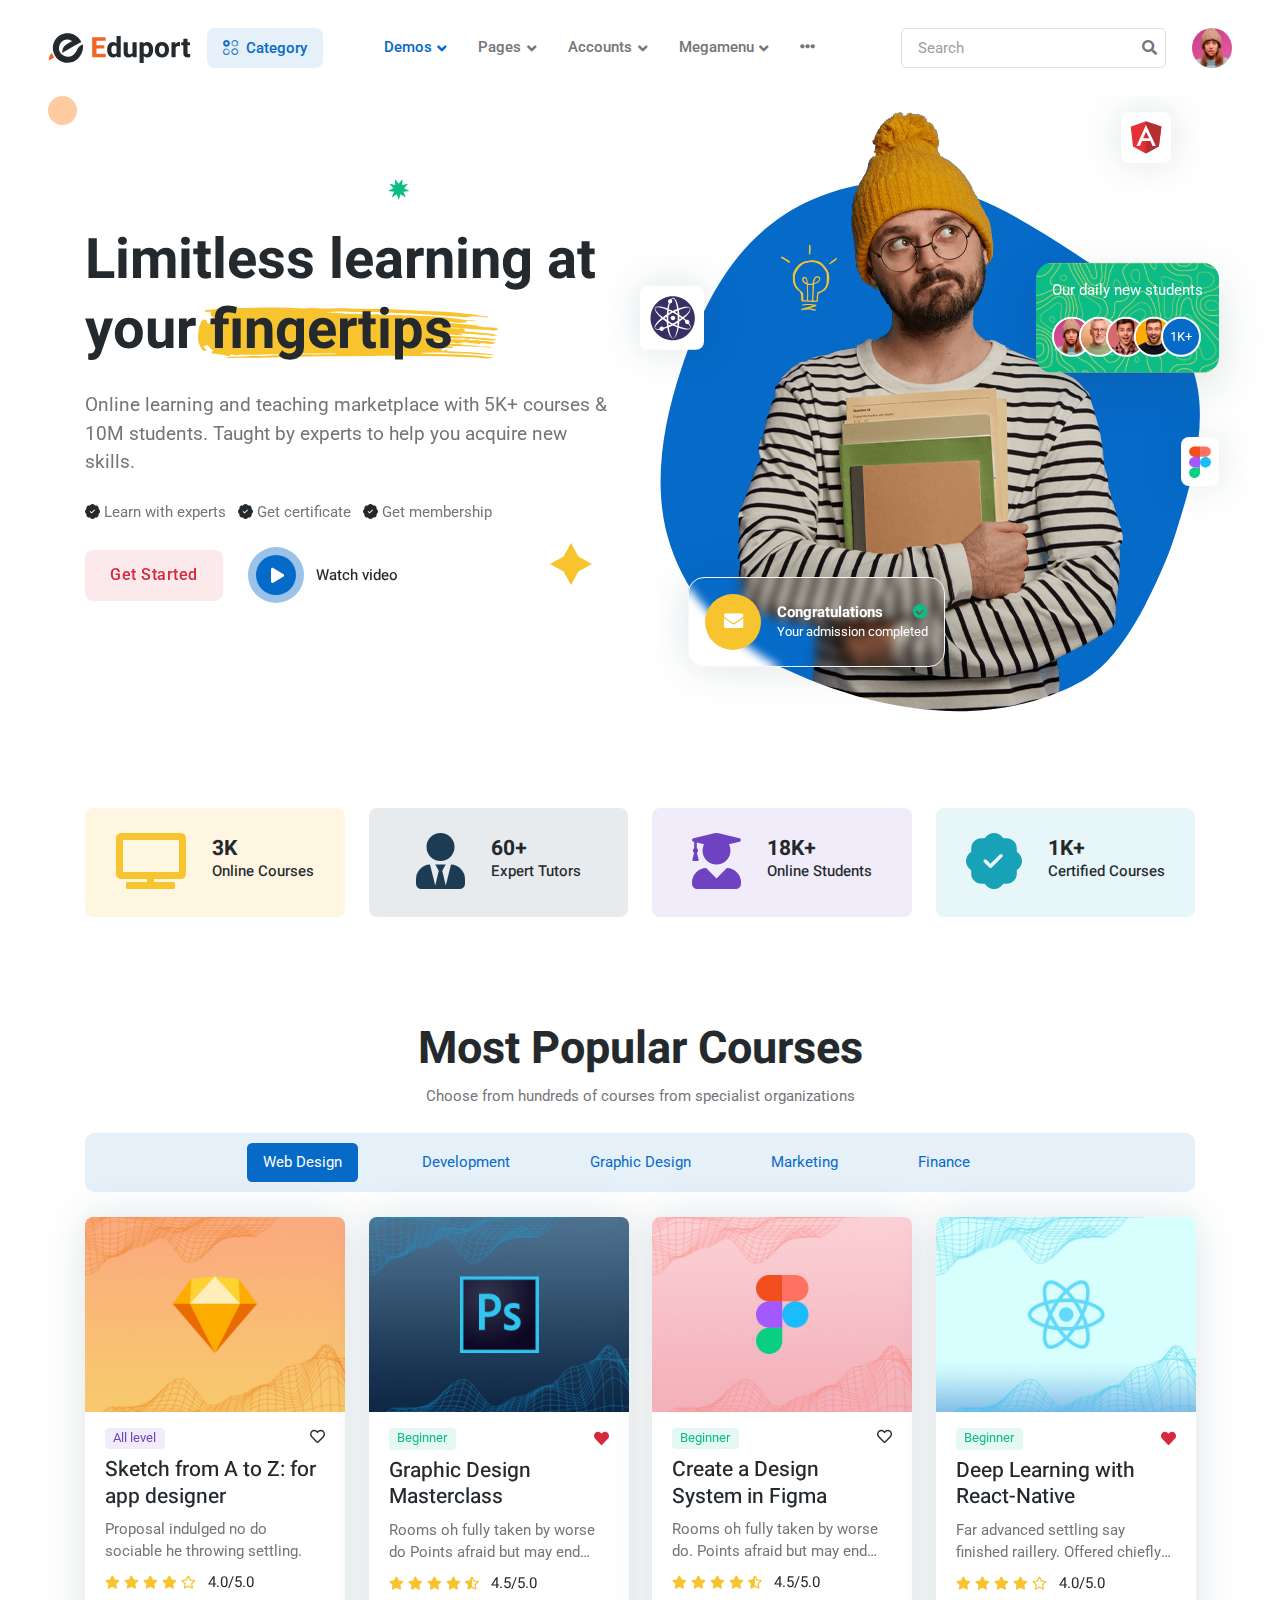
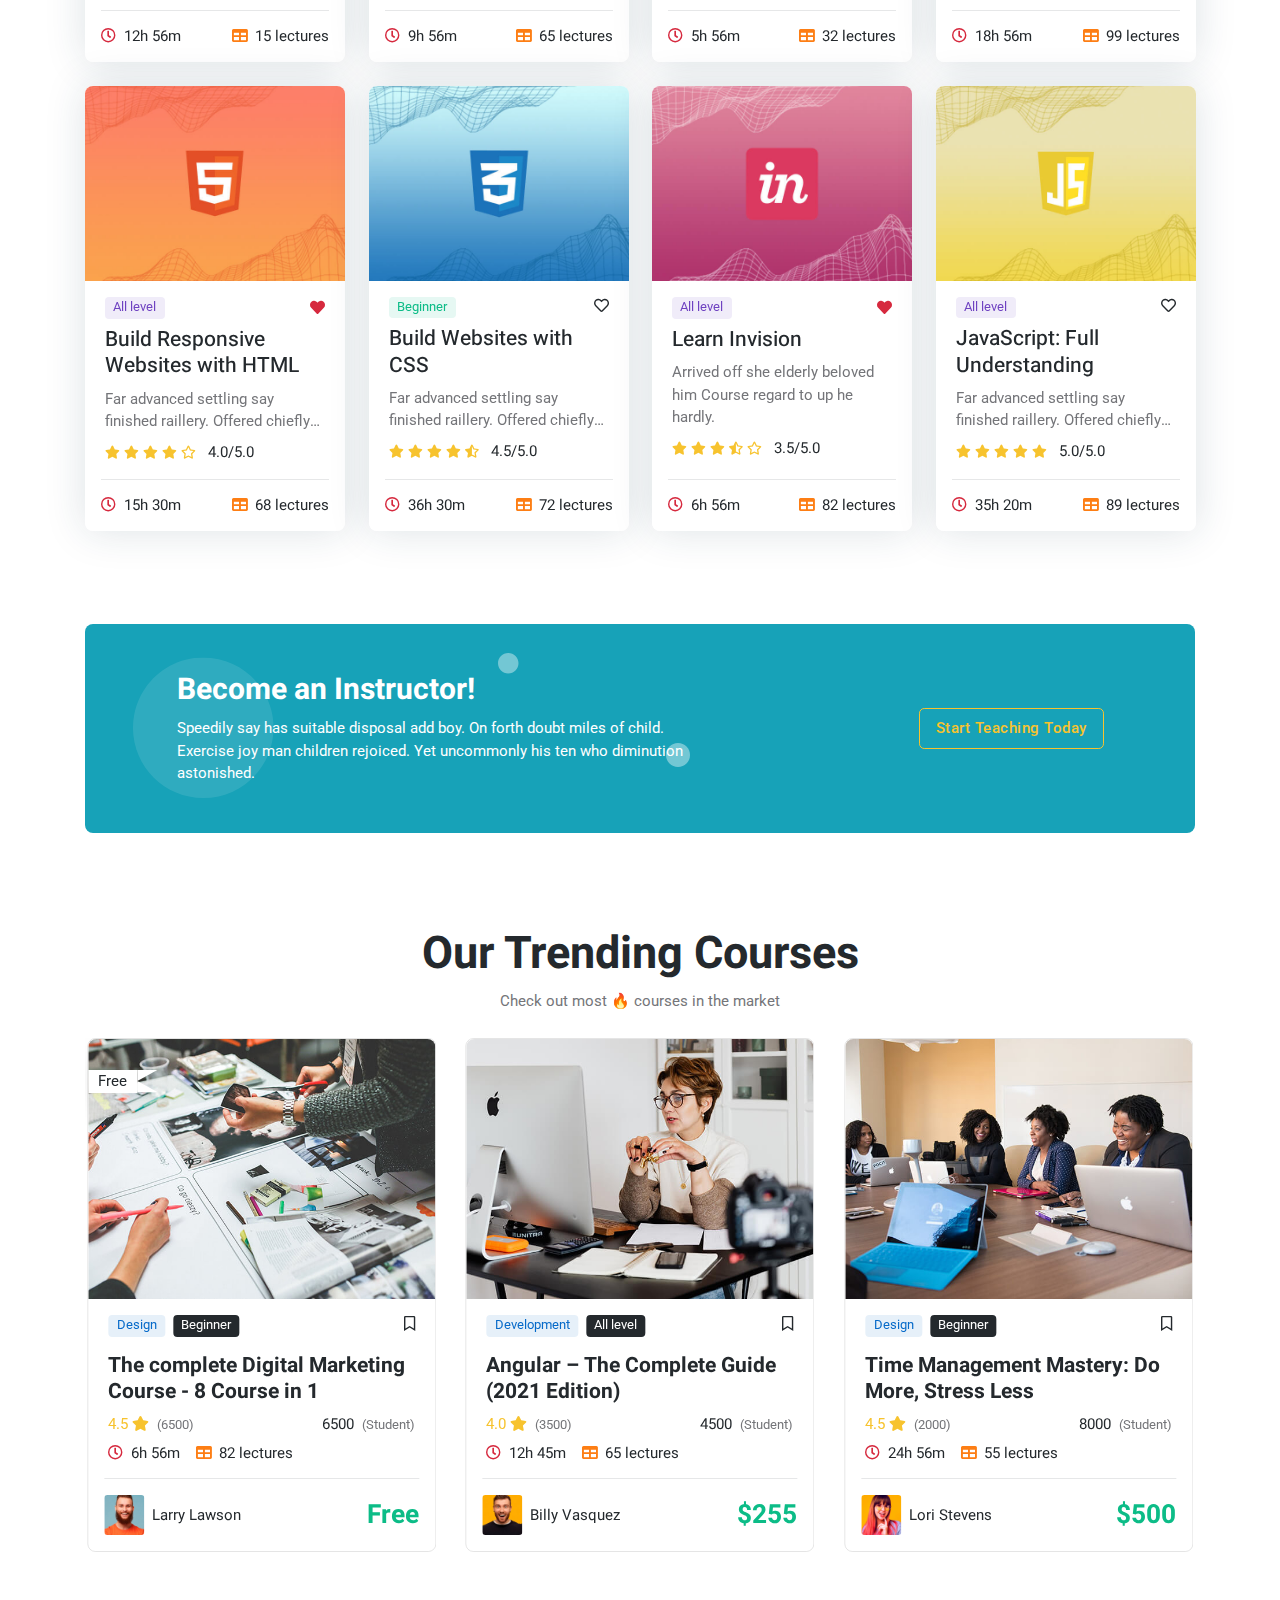
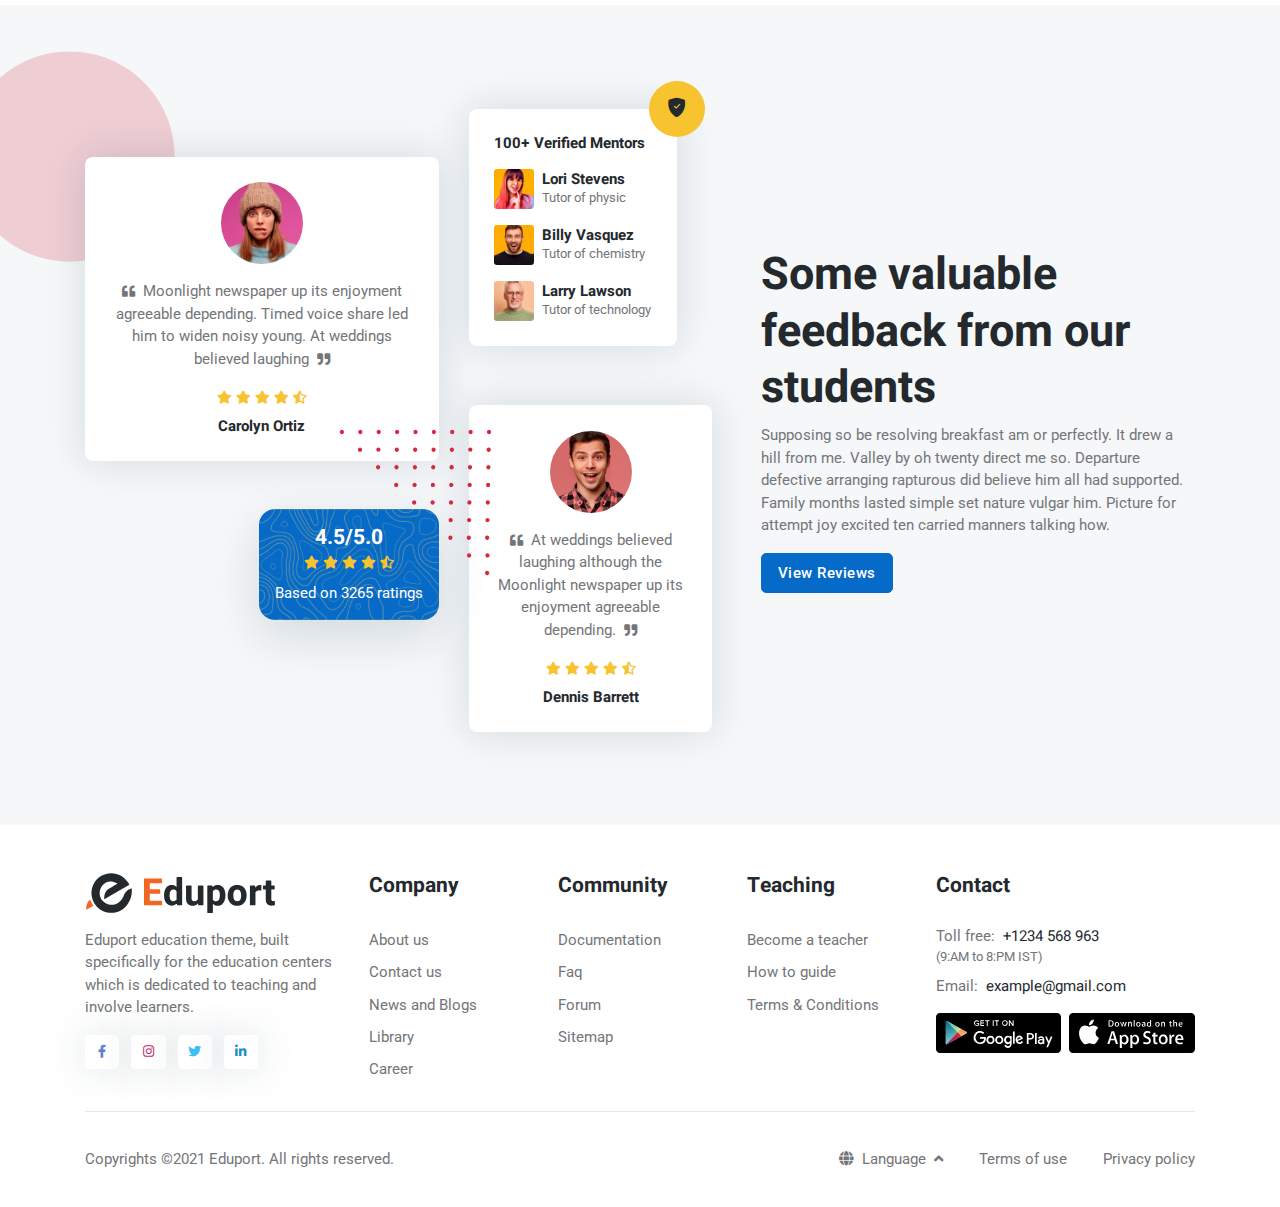
<file: Note/ElearningTemplate/index.html>
<!DOCTYPE html>
<html lang="en">

<!-- Mirrored from eduport.webestica.com/index.html by HTTrack Website Copier/3.x [XR&CO'2014], Wed, 16 Mar 2022 02:55:58 GMT -->
<head>
	<title>Eduport - LMS, Education and Course Theme</title>

	<!-- Meta Tags -->
	<meta charset="utf-8">
	<meta name="viewport" content="width=device-width, initial-scale=1, shrink-to-fit=no">
	<meta name="author" content="Webestica.com">
	<meta name="description" content="Eduport- LMS, Education and Course Theme">

	<!-- Favicon -->
	<link rel="shortcut icon" href="assets/images/favicon.ico">

	<!-- Google Font -->
	<link rel="preconnect" href="https://fonts.googleapis.com/">
	<link rel="preconnect" href="https://fonts.gstatic.com/" crossorigin>
	<link rel="stylesheet" href="https://fonts.googleapis.com/css2?family=Heebo:wght@400;500;700&amp;family=Roboto:wght@400;500;700&amp;display=swap">

	<!-- Plugins CSS -->
	<link rel="stylesheet" type="text/css" href="assets/vendor/font-awesome/css/all.min.css">
	<link rel="stylesheet" type="text/css" href="assets/vendor/bootstrap-icons/bootstrap-icons.css">
	<link rel="stylesheet" type="text/css" href="assets/vendor/tiny-slider/tiny-slider.css">
	<link rel="stylesheet" type="text/css" href="assets/vendor/glightbox/css/glightbox.css">

	<!-- Theme CSS -->
	<link id="style-switch" rel="stylesheet" type="text/css" href="assets/css/style.css">

	<!-- Global site tag (gtag.js) - Google Analytics -->
	<script async src="https://www.googletagmanager.com/gtag/js?id=G-7N7LGGGWT1"></script>
	<script>
	  window.dataLayer = window.dataLayer || [];
	  function gtag(){dataLayer.push(arguments);}
	  gtag('js', new Date());

	  gtag('config', 'G-7N7LGGGWT1');
	</script>

</head>

<body>

<!-- Header START -->
<header class="navbar-light navbar-sticky header-static">
	<!-- Logo Nav START -->
	<nav class="navbar navbar-expand-xl">
		<div class="container-fluid px-3 px-xl-5">
			<!-- Logo START -->
			<a class="navbar-brand" href="index.html">
				<img class="light-mode-item navbar-brand-item" src="assets/images/logo.svg" alt="logo">
				<img class="dark-mode-item navbar-brand-item" src="assets/images/logo-light.svg" alt="logo">
			</a>
			<!-- Logo END -->

			<!-- Responsive navbar toggler -->
			<button class="navbar-toggler ms-auto" type="button" data-bs-toggle="collapse" data-bs-target="#navbarCollapse" aria-controls="navbarCollapse" aria-expanded="false" aria-label="Toggle navigation">
				<span class="navbar-toggler-animation">
					<span></span>
					<span></span>
					<span></span>
				</span>
			</button>

			<!-- Main navbar START -->
			<div class="navbar-collapse w-100 collapse" id="navbarCollapse">

				<!-- Nav category menu START -->
				<ul class="navbar-nav navbar-nav-scroll me-auto">
					<!-- Nav item 1 Demos -->
					<li class="nav-item dropdown dropdown-menu-shadow-stacked">
						<a class="nav-link bg-primary bg-opacity-10 rounded-3 text-primary px-3 py-3 py-xl-0" href="#" id="categoryMenu" data-bs-toggle="dropdown" aria-haspopup="true" aria-expanded="false"><i class="bi bi-ui-radios-grid me-2"></i><span>Category</span></a>
						<ul class="dropdown-menu" aria-labelledby="categoryMenu">

							<!-- Dropdown submenu -->
							<li class="dropdown-submenu dropend">
								<a class="dropdown-item dropdown-toggle" href="#">Development</a>
								<ul class="dropdown-menu dropdown-menu-start" data-bs-popper="none">
									<!-- dropdown submenu open right -->
									<li class="dropdown-submenu dropend">
										<a class="dropdown-item dropdown-toggle" href="#">Web Development</a>
										<ul class="dropdown-menu" data-bs-popper="none">
											<li> <a class="dropdown-item" href="#">CSS</a> </li>
											<li> <a class="dropdown-item" href="#">JavaScript</a> </li>
											<li> <a class="dropdown-item" href="#">Angular</a> </li>
											<li> <a class="dropdown-item" href="#">PHP</a> </li>
											<li> <a class="dropdown-item" href="#">HTML</a> </li>
											<li> <a class="dropdown-item" href="#">React</a> </li>
										</ul>
									</li>
									<li> <a class="dropdown-item" href="#">Data Science</a> </li>
									<li> <a class="dropdown-item" href="#">Mobile Development</a> </li>
									<li> <a class="dropdown-item" href="#">Programing Language</a> </li>
									<li> <a class="dropdown-item" href="#">Software Testing</a> </li>
									<li> <a class="dropdown-item" href="#">Software Engineering</a> </li>
									<li> <a class="dropdown-item" href="#">Software Development Tools</a> </li>
								</ul>
							</li>
							<li> <a class="dropdown-item" href="#">Design</a></li>
							<!-- Dropdown submenu -->
							<li class="dropdown-submenu dropend">
								<a class="dropdown-item dropdown-toggle" href="#">Marketing</a>
								<div class="dropdown-menu dropdown-menu-start dropdown-width-lg" data-bs-popper="none">
									<div class="row p-4">
										<!-- Dropdown column item -->
										<div class="col-xl-6 col-xxl-4 mb-4 mb-xl-0">
											<h6 class="mb-0">Get started</h6>
											<hr> <!-- Divider -->
											<ul class="list-unstyled">
												<li> <a class="dropdown-item" href="#">Market Research</a> </li>
												<li> <a class="dropdown-item" href="#">Advertising</a> </li>
												<li> <a class="dropdown-item" href="#">Consumer Behavior</a> </li>
												<li> <a class="dropdown-item" href="#">Digital Marketing</a> </li>
												<li> <a class="dropdown-item" href="#">Marketing Ethics</a> </li>
												<li> <a class="dropdown-item" href="#">Social Media Marketing</a> </li>
												<li> <a class="dropdown-item" href="#">Public Relations</a> </li>
												<li> <a class="dropdown-item" href="#">Advertising</a> </li>
												<li> <a class="dropdown-item" href="#">Decision Science</a> </li>
												<li> <a class="dropdown-item" href="#">SEO</a> </li>
												<li> <a class="dropdown-item" href="#">Business Marketing</a> </li>
											</ul>
										</div>

										<!-- Dropdown column item -->
										<div class="col-xl-6 col-xxl-4 mb-4 mb-xl-0">
											<h6 class="mb-0">Degree</h6>
											<hr> <!-- Divider -->
											<!-- Dropdown item -->
											<div class="d-flex mb-4 position-relative">
												<img src="assets/images/client/uni-logo-01.svg" class="icon-md" alt="">
												<div class="ms-3">
													<a class="stretched-link h6 mb-0" href="#">American Century University, New Mexico</a>
													<p class="mb-0 small">Bachelor of computer science</p>
												</div>
											</div>
											<!-- Dropdown item -->
											<div class="d-flex mb-4 position-relative">
												<img src="assets/images/client/uni-logo-02.svg" class="icon-md" alt="">
												<div class="ms-3">
													<a class="stretched-link h6 mb-0" href="#">Indiana College of - Bloomington</a>
													<p class="mb-0 small">Masters of computer science</p>
												</div>
											</div>
											<!-- Dropdown item -->
											<div class="d-flex mb-4 position-relative">
												<img src="assets/images/client/uni-logo-03.svg" class="icon-md" alt="">
												<div class="ms-3">
													<a class="stretched-link h6 mb-0" href="#">College of South Florida</a>
													<p class="mb-0 small">Medical science college</p>
												</div>
											</div>
											<!-- Dropdown item -->
											<div class="d-flex mb-4 position-relative">
												<img src="assets/images/client/uni-logo-01.svg" class="icon-md" alt="">
												<div class="ms-3">
													<a class="stretched-link h6 mb-0" href="#">Andeerson Campus</a>
													<p class="mb-0 small">Bachelor of computer science</p>
												</div>
											</div>
											<!-- Dropdown item -->
											<div class="d-flex position-relative">
												<img src="assets/images/client/uni-logo-04.svg" class="icon-md" alt="">
												<div class="ms-3">
													<a class="stretched-link h6 mb-0" href="#">University of South California</a>
													<p class="mb-0 small">Masters of business development</p>
												</div>
											</div>
										</div>

										<!-- Dropdown column item -->
										<div class="col-xl-6 col-xxl-4">
											<h6 class="mb-0">Certificate</h6>
											<hr> <!-- Divider -->
											<!-- Dropdown item -->
											<div class="d-flex mb-4 position-relative">
												<h2 class="mb-0"><i class="fab fa-fw fa-google text-google-icon"></i></h2>
												<div class="ms-2">
													<a class="stretched-link h6 mb-0" href="#">Google SEO certificate</a>
													<p class="mb-0 small">No prerequisites</p>
												</div>
											</div>
											<!-- Dropdown item -->
											<div class="d-flex mb-4 position-relative">
												<h2 class="mb-0"><i class="fab fa-fw fa-linkedin-in text-linkedin"></i></h2>
												<div class="ms-2">
													<a class="stretched-link h6 mb-0" href="#">Business Development Executive(BDE)</a>
													<p class="mb-0 small">No prerequisites</p>
												</div>
											</div>
											<!-- Dropdown item -->
											<div class="d-flex mb-4 position-relative">
												<h2 class="mb-0"><i class="fab fa-fw fa-facebook text-facebook"></i></h2>
												<div class="ms-2">
													<a class="stretched-link h6 mb-0" href="#">Facebook social media marketing</a>
													<p class="mb-0 small">Expert advice</p>
												</div>
											</div>
											<!-- Dropdown item -->
											<div class="d-flex mb-4 position-relative">
												<h2 class="mb-0"><i class="fas fa-fw fa-basketball-ball text-dribbble"></i></h2>
												<div class="ms-2">
													<a class="stretched-link h6 mb-0" href="#">Creative graphics design</a>
													<p class="mb-0 small">No prerequisites</p>
												</div>
											</div>
										</div>
									</div>

									<!-- Advertisement -->
									<div class="row">
										<div class="col-12">
											<div class="card bg-blue rounded-0 rounded-bottom p-3 position-relative overflow-hidden" style="background:url(assets/images/pattern/05.png) no-repeat center center; background-size:cover;">
												<!-- SVG decoration -->
												<figure class="position-absolute bottom-0 end-0 mb-n4 d-none d-md-block">
													<svg width="92.6px" height="135.2px">	
														<path class="fill-white" d="M71.5,131.4c0.2,0.1,0.4,0.1,0.6-0.1c0,0,0.6-0.7,1.6-1.9c0.2-0.2,0.1-0.5-0.1-0.7c-0.2-0.2-0.5-0.1-0.7,0.1 c-1,1.2-1.6,1.8-1.6,1.8c-0.2,0.2-0.2,0.5,0,0.7C71.4,131.3,71.4,131.4,71.5,131.4z"></path>
														<path class="fill-white" d="M76,125.5c-0.2-0.2-0.3-0.5-0.1-0.7c1-1.4,1.9-2.8,2.8-4.2c0.1-0.2,0.4-0.3,0.7-0.2c0.2,0.1,0.3,0.4,0.2,0.7 c-0.9,1.4-1.8,2.9-2.8,4.2C76.6,125.6,76.3,125.6,76,125.5C76.1,125.5,76.1,125.5,76,125.5z M81.4,116.9 c-0.2-0.1-0.3-0.4-0.2-0.7c0.2-0.5,0.5-0.9,0.7-1.4c0.5-1.1,1-2.1,1.5-3.2c0.1-0.3,0.4-0.4,0.6-0.3c0.3,0.1,0.4,0.4,0.3,0.6 c-0.5,1.1-1,2.1-1.5,3.2c-0.2,0.5-0.5,0.9-0.7,1.4C81.9,117,81.6,117,81.4,116.9C81.4,116.9,81.4,116.9,81.4,116.9z M85.1,107.1 c0.5-1.6,1-3.2,1.3-4.8c0.1-0.3,0.3-0.4,0.6-0.4c0.3,0.1,0.4,0.3,0.4,0.6c-0.4,1.6-0.8,3.3-1.3,4.9c-0.1,0.3-0.4,0.4-0.6,0.3 c0,0,0,0-0.1,0C85.1,107.6,85,107.3,85.1,107.1z M47.3,83c-1.5-1.1-2.5-2.5-3.1-4.2c-0.1-0.3,0-0.5,0.3-0.6 c0.3-0.1,0.5,0,0.6,0.3c0.5,1.5,1.5,2.7,2.8,3.7c0.2,0.2,0.3,0.5,0.1,0.7C47.9,83.1,47.6,83.1,47.3,83C47.4,83,47.4,83,47.3,83z  M51.7,84.6c0-0.3,0.3-0.5,0.5-0.4c1.4,0.2,2.9-0.3,4.3-1.4c0.2-0.2,0.5-0.1,0.7,0.1c0.2,0.2,0.1,0.5-0.1,0.7 c-1.6,1.2-3.4,1.8-5,1.6c-0.1,0-0.1,0-0.2,0C51.8,85,51.7,84.8,51.7,84.6z M87.2,97.4c0.2-1.7,0.2-3.3,0.2-5 c0-0.3,0.2-0.5,0.5-0.5c0.3,0,0.5,0.2,0.5,0.5c0.1,1.7,0,3.4-0.2,5.1c0,0.3-0.3,0.5-0.5,0.4c-0.1,0-0.1,0-0.2,0 C87.3,97.8,87.1,97.6,87.2,97.4z M43.7,73.6c0.2-1.6,0.7-3.2,1.5-4.8l0.1-0.1c0.1-0.2,0.4-0.3,0.7-0.2c0,0,0,0,0,0 c0.2,0.1,0.3,0.4,0.2,0.7l-0.1,0.1c-0.7,1.5-1.2,3-1.4,4.5c0,0.3-0.3,0.5-0.6,0.4c-0.1,0-0.1,0-0.2,0 C43.8,74,43.7,73.8,43.7,73.6z M60,79.8c-0.2-0.1-0.3-0.5-0.1-0.7c0.4-0.6,0.8-1.3,1.1-2c0.4-0.8,0.7-1.6,1-2.4 c0.1-0.3,0.4-0.4,0.6-0.3c0.3,0.1,0.4,0.4,0.3,0.6c-0.3,0.9-0.7,1.7-1.1,2.5c-0.4,0.7-0.8,1.4-1.2,2.1C60.5,79.9,60.2,80,60,79.8 C60,79.9,60,79.8,60,79.8z M86.8,87.5c-0.3-1.6-0.7-3.2-1.2-4.8c-0.1-0.3,0.1-0.5,0.3-0.6c0.3-0.1,0.5,0.1,0.6,0.3 c0.5,1.6,1,3.3,1.2,4.9c0,0.3-0.1,0.5-0.4,0.6c-0.1,0-0.2,0-0.3,0C87,87.7,86.9,87.6,86.8,87.5z M48.2,65.1 c-0.2-0.2-0.2-0.5,0-0.7c1.2-1.3,2.5-2.4,3.9-3.4c0.2-0.1,0.5-0.1,0.7,0.1c0.1,0.2,0.1,0.5-0.1,0.7c-1.4,0.9-2.6,2-3.7,3.2 c-0.2,0.2-0.4,0.2-0.6,0.1C48.3,65.2,48.3,65.1,48.2,65.1z M63.3,70c0.3-1.6,0.5-3.3,0.5-4.9c0-0.3,0.2-0.5,0.5-0.5 c0.3,0,0.5,0.2,0.5,0.5c-0.1,1.7-0.2,3.4-0.5,5.1c0,0.3-0.3,0.4-0.6,0.4c0,0-0.1,0-0.1,0C63.3,70.4,63.2,70.2,63.3,70z M83.8,78 c-0.7-1.5-1.5-3-2.4-4.3c-0.1-0.2-0.1-0.5,0.1-0.7c0.2-0.1,0.5-0.1,0.7,0.2c0.9,1.4,1.7,2.9,2.5,4.4c0.1,0.2,0,0.5-0.2,0.7 c-0.1,0.1-0.3,0.1-0.4,0C83.9,78.2,83.8,78.1,83.8,78z M56.5,59.6c-0.1-0.3,0.1-0.5,0.4-0.6c1.7-0.4,3.4-0.5,5.2-0.3 c0.3,0,0.5,0.3,0.4,0.5c0,0.3-0.3,0.5-0.5,0.4c-1.7-0.2-3.3-0.1-4.8,0.3c-0.1,0-0.2,0-0.3,0C56.6,59.8,56.5,59.7,56.5,59.6z  M78.4,69.7c-1.1-1.3-2.2-2.5-3.4-3.6c-0.2-0.2-0.2-0.5,0-0.7c0.2-0.2,0.5-0.2,0.7,0c1.2,1.1,2.4,2.4,3.5,3.7 c0.2,0.2,0.1,0.5-0.1,0.7c-0.2,0.1-0.4,0.1-0.5,0.1C78.5,69.8,78.4,69.7,78.4,69.7z M63.6,60.1c-0.2-1.6-0.4-3.3-0.8-4.9 c-0.1-0.3,0.1-0.5,0.4-0.6c0.3-0.1,0.5,0.1,0.6,0.4c0.4,1.7,0.7,3.4,0.8,5c0,0.3-0.2,0.5-0.4,0.5c-0.1,0-0.2,0-0.3,0 C63.7,60.4,63.6,60.2,63.6,60.1z M71,63.1c-1.4-0.9-2.9-1.7-4.4-2.3c-0.3-0.1-0.4-0.4-0.3-0.6c0.1-0.3,0.4-0.4,0.6-0.3 c1.5,0.6,3.1,1.4,4.6,2.3c0.2,0.1,0.3,0.5,0.1,0.7C71.6,63.1,71.3,63.2,71,63.1C71.1,63.1,71.1,63.1,71,63.1z M61.3,50.4 c-0.6-1.5-1.3-3-2.1-4.5c-0.1-0.2-0.1-0.5,0.2-0.7c0.2-0.1,0.5-0.1,0.7,0.2c0.9,1.5,1.6,3.1,2.2,4.6c0.1,0.3,0,0.5-0.3,0.6 c-0.1,0.1-0.3,0-0.4,0C61.5,50.6,61.4,50.5,61.3,50.4z M56.5,41.8c-1-1.3-2.1-2.6-3.2-3.8c-0.2-0.2-0.2-0.5,0-0.7 c0.2-0.2,0.5-0.2,0.7,0c1.2,1.3,2.3,2.6,3.3,3.9c0.2,0.2,0.1,0.5-0.1,0.7c-0.2,0.1-0.4,0.1-0.5,0C56.6,41.9,56.5,41.8,56.5,41.8z  M49.7,34.5c-1.2-1.1-2.5-2.1-3.9-3.2c-0.2-0.2-0.3-0.5-0.1-0.7c0.2-0.2,0.5-0.3,0.7-0.1c1.4,1,2.7,2.1,3.9,3.2 c0.2,0.2,0.2,0.5,0,0.7c-0.2,0.2-0.4,0.2-0.6,0.1C49.7,34.6,49.7,34.5,49.7,34.5z M41.7,28.5c-1.4-0.9-2.8-1.8-4.3-2.6 c-0.2-0.1-0.3-0.4-0.2-0.7c0.1-0.2,0.4-0.3,0.7-0.2c1.5,0.8,2.9,1.7,4.3,2.6c0.2,0.1,0.3,0.5,0.1,0.7 C42.2,28.6,42,28.6,41.7,28.5C41.7,28.5,41.7,28.5,41.7,28.5z"></path>
														<path class="fill-white" d="M30.7,22.6C30.7,22.6,30.7,22.6,30.7,22.6c0,0,0.9,0.4,2.3,1c0.2,0.1,0.5,0,0.7-0.2c0.1-0.2,0-0.5-0.2-0.7 c0,0,0,0,0,0c-1.4-0.7-2.2-1-2.3-1c-0.3-0.1-0.5,0-0.6,0.3C30.3,22.2,30.4,22.5,30.7,22.6z"></path>
														<path class="fill-warning" d="M22.6,23.6l-1.1-4.1c0,0-11.7-7.5-11.9-7.6c-0.1-0.2-4.9-6.5-4.9-6.5l8.2,3.5l12.2,8.4L22.6,23.6z"></path>
														<polygon class="fill-warning opacity-6" points="31.2,12.3 4.7,5.4 25.1,17.2"></polygon>
														<polygon class="fill-warning opacity-6" points="21.5,19.5 15,24.8 4.7,5.4 "></polygon>
													</svg>
												</figure>
												<!-- Body -->
												<div class="card-body">
													<!-- Title -->
													<h5 class="card-title text-white mb-2">Access 25K Online courses from 120 institutions, Start today!</h5>
													<p class="text-white text-opacity-75">Here is the description of premium features which will allow users to get benefits and save a lot of money</p>
													<!-- Button -->
													<a href="#" class="btn btn-sm btn-dark mb-0">Purchase Premium</a>
												</div>
											</div>
										</div>
									</div>
								</div>
							</li>
							<li> <a class="dropdown-item" href="#">Music</a></li>
							<li> <a class="dropdown-item" href="#">Lifestyle</a></li>
							<li> <a class="dropdown-item" href="#">IT & software</a></li>
							<li> <a class="dropdown-item" href="#">Personal development</a></li>
							<li> <a class="dropdown-item" href="#">Health & fitness</a></li>
							<li> <a class="dropdown-item" href="#">Teaching</a></li>
							<li> <a class="dropdown-item" href="#">Social science</a></li>
							<li> <a class="dropdown-item" href="#">Math & logic</a></li>
							<li> <hr class="dropdown-divider"></li>
							<li> <a class="dropdown-item bg-primary text-primary bg-opacity-10 rounded-2 mb-0" href="#">View all categories</a></li>
						</ul>
					</li>
				</ul>
				<!-- Nav category menu END -->

				<!-- Nav Main menu START -->
				<ul class="navbar-nav navbar-nav-scroll me-auto">
					<!-- Nav item 1 Demos -->
					<li class="nav-item dropdown">
						<a class="nav-link dropdown-toggle active" href="#" id="demoMenu" data-bs-toggle="dropdown" aria-haspopup="true" aria-expanded="false">Demos</a>
						<ul class="dropdown-menu" aria-labelledby="demoMenu">
							<li> <a class="dropdown-item active" href="index.html">Home Default</a></li>
							<li> <a class="dropdown-item" href="index-2.html">Home Education</a></li>
							<li> <a class="dropdown-item" href="index-3.html">Home Academy</a></li>
							<li> <a class="dropdown-item" href="index-4.html">Home Course</a></li>
							<li> <a class="dropdown-item" href="index-5.html">Home University</a></li>
							<li> <a class="dropdown-item" href="index-6.html">Home Kindergarten</a></li>
							<li> <a class="dropdown-item" href="index-7.html">Home Landing</a></li>
							<li> <a class="dropdown-item" href="index-8.html">Home Tutor</a></li>
							<li> <hr class="dropdown-divider"></li>
							<li> <a class="dropdown-item" href="request-demo.html">Request a demo</a></li>
							<li> <a class="dropdown-item" href="book-class.html">Book a Class</a></li>
							<li> <a class="dropdown-item" href="request-access.html">Free Access</a></li>
							<li> <a class="dropdown-item" href="university-admission-form.html">Admission Form</a></li>

							<li> <hr class="dropdown-divider"></li>
							<li class="dropdown-submenu dropend">
								<a class="dropdown-item dropdown-toggle" href="#">Dropdown levels</a>
								<ul class="dropdown-menu dropdown-menu-start" data-bs-popper="none">

									<!-- dropdown submenu open right -->
									<li class="dropdown-submenu dropend">
										<a class="dropdown-item dropdown-toggle" href="#">Dropdown (end)</a>
										<ul class="dropdown-menu" data-bs-popper="none">
											<li> <a class="dropdown-item" href="#">Dropdown item</a> </li>
											<li> <a class="dropdown-item" href="#">Dropdown item</a> </li>
										</ul>
									</li>
									<li> <a class="dropdown-item" href="#">Dropdown item</a> </li>

									<!-- dropdown submenu open left -->
									<li class="dropdown-submenu dropstart">
										<a class="dropdown-item dropdown-toggle" href="#">Dropdown (start)</a>
										<ul class="dropdown-menu dropdown-menu-end" data-bs-popper="none">
											<li> <a class="dropdown-item" href="#">Dropdown item</a> </li>
											<li> <a class="dropdown-item" href="#">Dropdown item</a> </li>
										</ul>
									</li>
									<li> <a class="dropdown-item" href="#">Dropdown item</a> </li>
								</ul>
							</li>
						</ul>
					</li>

					<!-- Nav item 2 Pages -->
					<li class="nav-item dropdown">
						<a class="nav-link dropdown-toggle" href="#" id="pagesMenu" data-bs-toggle="dropdown" aria-haspopup="true" aria-expanded="false">Pages</a>
						<ul class="dropdown-menu" aria-labelledby="pagesMenu">
							<!-- Dropdown submenu -->
							<li class="dropdown-submenu dropend">
								<a class="dropdown-item dropdown-toggle" href="#">Course</a>
								<ul class="dropdown-menu dropdown-menu-start" data-bs-popper="none">
									<li> <a class="dropdown-item" href="course-grid.html">Course Grid Classic</a></li>
									<li> <a class="dropdown-item" href="course-grid-2.html">Course Grid Minimal</a></li>
									<li> <hr class="dropdown-divider"></li>
									<li> <a class="dropdown-item" href="course-list.html">Course List Classic</a></li>
									<li> <a class="dropdown-item" href="course-list-2.html">Course List Minimal</a></li>
									<li> <hr class="dropdown-divider"></li>
									<li> <a class="dropdown-item" href="course-detail.html">Course Detail Classic</a></li>
									<li> <a class="dropdown-item" href="course-detail-min.html">Course Detail Minimal</a></li>
									<li> <a class="dropdown-item" href="course-detail-adv.html">Course Detail Advance</a></li>
									<li> <a class="dropdown-item" href="course-video-player.html">Course Full Screen Video</a></li>
								</ul>
							</li>

							<!-- Dropdown submenu -->
							<li class="dropdown-submenu dropend">
								<!--<a class="dropdown-item dropdown-toggle" href="#">About</a>-->
								<ul class="dropdown-menu dropdown-menu-start" data-bs-popper="none">
									<li> <a class="dropdown-item" href="about.html">About Us</a></li>
									<li> <a class="dropdown-item" href="contact-us.html">Contact Us</a></li>
									<li> <a class="dropdown-item" href="blog-grid.html">Blog Grid</a></li>
									<li> <a class="dropdown-item" href="blog-masonry.html">Blog Masonry</a></li>
									<li> <a class="dropdown-item" href="blog-detail.html">Blog Detail</a></li>
									<li> <a class="dropdown-item" href="pricing.html">Pricing</a></li>
								</ul>
							</li>

							<li> <a class="dropdown-item" href="instructor-list.html">Instructor List</a></li>
							<li> <a class="dropdown-item" href="instructor-single.html">Instructor Single</a></li>
							<li> <a class="dropdown-item" href="become-instructor.html">Become an Instructor</a></li>

							<!-- Dropdown submenu -->
							<li class="dropdown-submenu dropend">
								<a class="dropdown-item dropdown-toggle" href="#">Authentication</a>
								<ul class="dropdown-menu dropdown-menu-start" data-bs-popper="none">
									<li> <a class="dropdown-item" href="sign-in.html">Sign In</a></li>
									<li> <a class="dropdown-item" href="sign-up.html">Sign Up</a></li>
									<li> <a class="dropdown-item" href="forgot-password.html">Forgot Password</a></li>
								</ul>
							</li>

							<li> <a class="dropdown-item" href="faq.html">FAQs</a></li>
							<li> <a class="dropdown-item" href="error-404.html">Error 404</a></li>
							<li> <a class="dropdown-item" href="coming-soon.html">Coming Soon</a></li>
							<li> <a class="dropdown-item" href="cart.html">Cart</a></li>
							<li> <a class="dropdown-item" href="checkout.html">Checkout</a></li>
							<li> <a class="dropdown-item" href="empty-cart.html">Empty Cart</a></li>
							<li> <a class="dropdown-item" href="wishlist.html">Wishlist</a></li>
						</ul>
					</li>

					<!-- Nav item 3 Account -->
					<li class="nav-item dropdown">
						<a class="nav-link dropdown-toggle" href="#" id="accounntMenu" data-bs-toggle="dropdown" aria-haspopup="true" aria-expanded="false">Accounts</a>
						<ul class="dropdown-menu" aria-labelledby="accounntMenu">
							<!-- Dropdown submenu -->
							<li class="dropdown-submenu dropend">
								<a class="dropdown-item dropdown-toggle" href="#"><i class="fas fa-user-tie fa-fw me-1"></i>Instructor</a>
								<ul class="dropdown-menu dropdown-menu-start" data-bs-popper="none">
									<li> <a class="dropdown-item" href="instructor-dashboard.html"><i class="bi bi-grid-fill fa-fw me-1"></i>Dashboard</a> </li>
									<li> <a class="dropdown-item" href="instructor-manage-course.html"><i class="bi bi-basket-fill fa-fw me-1"></i>Courses</a> </li>
									<li> <a class="dropdown-item" href="instructor-create-course.html"><i class="bi bi-file-earmark-plus-fill fa-fw me-1"></i>Create Course</a> </li>
									<li> <a class="dropdown-item" href="course-added.html"><i class="bi bi-file-check-fill fa-fw me-1"></i>Course Added</a> </li>
									<li> <a class="dropdown-item" href="instructor-earning.html"><i class="fas fa-chart-line fa-fw me-1"></i>Earnings</a> </li>
									<li> <a class="dropdown-item" href="instructor-studentlist.html"><i class="fas fa-user-graduate fa-fw me-1"></i>Students</a> </li>
									<li> <a class="dropdown-item" href="instructor-order.html"><i class="bi bi-cart-check-fill fa-fw me-1"></i>Orders</a> </li>
									<li> <a class="dropdown-item" href="instructor-review.html"><i class="bi bi-star-fill fa-fw me-1"></i>Reviews</a> </li>
									<li> <a class="dropdown-item" href="instructor-payout.html"><i class="fas fa-wallet fa-fw me-1"></i>Payout</a> </li>
								</ul>
							</li>

							<!-- Dropdown submenu -->
								<li class="dropdown-submenu dropend">
								<a class="dropdown-item dropdown-toggle" href="#"><i class="fas fa-user-graduate fa-fw me-1"></i>Student</a>
								<ul class="dropdown-menu dropdown-menu-start" data-bs-popper="none">
									<li> <a class="dropdown-item" href="student-dashboard.html"><i class="bi bi-grid-fill fa-fw me-1"></i>Dashboard</a> </li>
									<li> <a class="dropdown-item" href="student-subscription.html"><i class="bi bi-card-checklist fa-fw me-1"></i>My Subscriptions</a> </li>
									<li> <a class="dropdown-item" href="student-course-list.html"><i class="bi bi-basket-fill fa-fw me-1"></i>Courses</a> </li>
									<li> <a class="dropdown-item" href="student-payment-info.html"><i class="bi bi-credit-card-2-front-fill fa-fw me-1"></i>Payment Info</a> </li>
									<li> <a class="dropdown-item" href="student-bookmark.html"><i class="fas bi-cart-check-fill fa-fw me-1"></i>Wishlist</a> </li>
								</ul>
							</li>
							
							<li> <a class="dropdown-item" href="admin-dashboard.html"><i class="fas fa-user-cog fa-fw me-1"></i>Admin</a> </li>
							<li> <hr class="dropdown-divider"></li>
							<li> <a class="dropdown-item" href="instructor-edit-profile.html"><i class="fas fa-fw fa-edit me-1"></i>Edit Profile</a> </li>
							<li> <a class="dropdown-item" href="instructor-setting.html"><i class="fas fa-fw fa-cog me-1"></i>Settings</a> </li>
							<li> <a class="dropdown-item" href="instructor-delete-account.html"><i class="fas fa-fw fa-trash-alt me-1"></i>Delete Profile</a> </li>
						</ul>
					</li>

					<!-- Nav item 4 Megamenu-->
					<li class="nav-item dropdown dropdown-fullwidth">
						<a class="nav-link dropdown-toggle" href="#" data-bs-toggle="dropdown" aria-haspopup="true" aria-expanded="false">Megamenu</a>
						<div class="dropdown-menu dropdown-menu-end pb-0" data-bs-popper="none">
							<div class="row p-4 g-4">
								<!-- Dropdown column item -->
								<div class="col-xl-6 col-xxl-3">
									<h6 class="mb-0">Get started</h6>
									<hr>
									<ul class="list-unstyled">
										<li> <a class="dropdown-item" href="#">Market research</a> </li>
										<li> <a class="dropdown-item" href="#">Advertising</a> </li>
										<li> <a class="dropdown-item" href="#">Consumer behavior</a> </li>
										<li> <a class="dropdown-item" href="#">Digital marketing</a> </li>
										<li> <a class="dropdown-item" href="#">Marketing ethics</a> </li>
										<li> <a class="dropdown-item" href="#">Social media marketing</a> </li>
										<li> <a class="dropdown-item" href="#">Public relations</a> </li>
										<li> <a class="dropdown-item" href="#">Advertising</a> </li>
										<li> <a class="dropdown-item" href="#">Decision science</a> </li>
										<li> <a class="dropdown-item" href="#">SEO</a> </li>
										<li> <a class="dropdown-item" href="#">Business marketing</a> </li>
									</ul>
								</div>
								
								<!-- Dropdown column item -->
								<div class="col-xl-6 col-xxl-3">
									<h6 class="mb-0">Degree</h6>
									<hr>
									<!-- Dropdown item -->
									<div class="mb-2 position-relative bg-primary-soft-hover rounded-2 transition-base p-3">
										<a class="stretched-link h6 mb-0" href="#">Contact management</a>
										<p class="mb-0 small text-truncate-2">Speedily say has suitable disposal add boy. On forth doubt miles of child.</p>
									</div>
									<!-- Dropdown item -->
									<div class="mb-2 position-relative bg-primary-soft-hover rounded-2 transition-base p-3">
										<a class="stretched-link h6 mb-0" href="#">Sales pipeline</a>
										<p class="mb-0 small text-truncate-2">Speedily say has suitable disposal add boy. On forth doubt miles of child.</p>
									</div>
									<!-- Dropdown item -->
									<div class="mb-2 position-relative bg-primary-soft-hover rounded-2 transition-base p-3">
										<a class="stretched-link h6 mb-0" href="#">Security & Permission</a>
										<p class="mb-0 small text-truncate-2">Speedily say has suitable disposal add boy. On forth doubt miles of child.</p>
									</div>
								</div>

								<!-- Dropdown column item -->
								<div class="col-xl-6 col-xxl-3">
									<h6 class="mb-0">Certificate</h6>
									<hr>
									<!-- Dropdown item -->
									<div class="d-flex mb-4 position-relative">
										<h2 class="mb-0"><i class="fab fa-fw fa-google text-google-icon"></i></h2>
										<div class="ms-2">
											<a class="stretched-link h6 mb-0" href="#">Google SEO certificate</a>
											<p class="mb-0 small">No prerequisites</p>
										</div>
									</div>
									<!-- Dropdown item -->
									<div class="d-flex mb-4 position-relative">
										<h2 class="mb-0"><i class="fab fa-fw fa-linkedin-in text-linkedin"></i></h2>
										<div class="ms-2">
											<a class="stretched-link h6 mb-0" href="#">Business Development Executive(BDE)</a>
											<p class="mb-0 small">No prerequisites</p>
										</div>
									</div>
									<!-- Dropdown item -->
									<div class="d-flex mb-4 position-relative">
										<h2 class="mb-0"><i class="fab fa-fw fa-facebook text-facebook"></i></h2>
										<div class="ms-2">
											<a class="stretched-link h6 mb-0" href="#">Facebook social media marketing</a>
											<p class="mb-0 small">Expert advice</p>
										</div>
									</div>
									<!-- Dropdown item -->
									<div class="d-flex mb-4 position-relative">
										<h2 class="mb-0"><i class="fas fa-fw fa-basketball-ball text-dribbble"></i></h2>
										<div class="ms-2">
											<a class="stretched-link h6 mb-0" href="#">Creative graphics design</a>
											<p class="mb-0 small">No prerequisites</p>
										</div>
									</div>
								</div>

								<!-- Dropdown column item -->
								<div class="col-xl-6 col-xxl-3">
									<h6 class="mb-0">Download Eduport</h6>
									<hr>
									<!-- Image -->
									<img src="assets/images/element/14.svg" alt="">

									<!-- Download button -->
									<div class="row g-2 justify-content-center mt-3">
										<!-- Google play store button -->
										<div class="col-6 col-sm-4 col-xxl-6">
											<a href="#"> <img src="assets/images/client/google-play.svg" class="btn-transition" alt="google-store"> </a>
										</div>
										<!-- App store button -->
										<div class="col-6 col-sm-4 col-xxl-6">
											<a href="#"> <img src="assets/images/client/app-store.svg" class="btn-transition" alt="app-store"> </a>
										</div>
									</div>
								</div>

								<!-- Action box -->
								<div class="col-12">
									<div class="alert alert-success alert-dismissible fade show mt-2 mb-0 rounded-3" role="alert">
										<!-- Avatar -->
										<div class="avatar avatar-xs me-2">
											<img class="avatar-img rounded-circle" src="assets/images/avatar/09.jpg" alt="avatar">
										</div>
										<!-- Info -->
										The personality development class starts at 2:00 pm, click to <a href="#" class="alert-link">Join Now</a>
									</div>
								</div>
							</div>
						</div>
					</li>

					<!-- Nav item 5 link-->
					<li class="nav-item dropdown">
						<a class="nav-link" href="#" id="advanceMenu" data-bs-toggle="dropdown" aria-haspopup="true" aria-expanded="false">
							<i class="fas fa-ellipsis-h"></i>
						</a>
						<ul class="dropdown-menu dropdown-menu-end min-w-auto" data-bs-popper="none">
							<li> 
								<a class="dropdown-item" href="https://support.webestica.com/" target="_blank">
									<i class="text-warning fa-fw bi bi-life-preserver me-2"></i>Support
								</a> 
							</li>
							<li> 
								<a class="dropdown-item" href="docs/index.html" target="_blank">
									<i class="text-danger fa-fw bi bi-card-text me-2"></i>Documentation
								</a> 
							</li>
							<li> <hr class="dropdown-divider"></li>
							<li> 
								<a class="dropdown-item" href="rtl/index.html" target="_blank">
									<i class="text-info fa-fw bi bi-toggle-off me-2"></i>RTL demo
								</a> 
							</li>
							<li> 
								<a class="dropdown-item" href="https://themes.getbootstrap.com/store/webestica/" target="_blank">
									<i class="text-success fa-fw bi bi-cloud-download-fill me-2"></i>Buy Eduport!
								</a> 
							</li>
							<li> <hr class="dropdown-divider"></li>
							<li> 
								<a class="dropdown-item" href="docs/alerts.html" target="_blank">
									<i class="text-orange fa-fw bi bi-puzzle-fill me-2"></i>Components
								</a> 
							</li>
						</ul>
					</li>
				</ul>
				<!-- Nav Main menu END -->

				<!-- Nav Search START -->
				<div class="nav my-3 my-xl-0 px-4 flex-nowrap align-items-center">
					<div class="nav-item w-100">
						<form class="position-relative">
							<input class="form-control pe-5 bg-transparent" type="search" placeholder="Search" aria-label="Search">
							<button class="btn bg-transparent px-2 py-0 position-absolute top-50 end-0 translate-middle-y" type="submit"><i class="fas fa-search fs-6 "></i></button>
						</form>
					</div>
				</div>
				<!-- Nav Search END -->
			</div>
			<!-- Main navbar END -->

			<!-- Profile START -->
			<div class="dropdown ms-1 ms-lg-0">
				<a class="avatar avatar-sm p-0" href="#" id="profileDropdown" role="button" data-bs-auto-close="outside" data-bs-display="static" data-bs-toggle="dropdown" aria-expanded="false">
					<img class="avatar-img rounded-circle" src="assets/images/avatar/01.jpg" alt="avatar">
				</a>
				<ul class="dropdown-menu dropdown-animation dropdown-menu-end shadow pt-3" aria-labelledby="profileDropdown">
					<!-- Profile info -->
					<li class="px-3">
						<div class="d-flex align-items-center">
							<!-- Avatar -->
							<div class="avatar me-3">
								<img class="avatar-img rounded-circle shadow" src="assets/images/avatar/01.jpg" alt="avatar">
							</div>
							<div>
								<a class="h6" href="#">Lori Ferguson</a>
								<p class="small m-0">example@gmail.com</p>
							</div>
						</div>
						<hr>
					</li>
					<!-- Links -->
					<li><a class="dropdown-item" href="#"><i class="bi bi-person fa-fw me-2"></i>Edit Profile</a></li>
					<li><a class="dropdown-item" href="#"><i class="bi bi-gear fa-fw me-2"></i>Account Settings</a></li>
					<li><a class="dropdown-item" href="#"><i class="bi bi-info-circle fa-fw me-2"></i>Help</a></li>
					<li><a class="dropdown-item bg-danger-soft-hover" href="#"><i class="bi bi-power fa-fw me-2"></i>Sign Out</a></li>
					<li> <hr class="dropdown-divider"></li>
					<!-- Dark mode switch START -->
					<li>
						<div class="modeswitch-wrap" id="darkModeSwitch">
							<div class="modeswitch-item">
								<div class="modeswitch-icon"></div>
							</div>
							<span>Dark mode</span>
						</div>
					</li> 
          <!-- Dark mode switch END -->
				</ul>
			</div>
			<!-- Profile START -->
		</div>
	</nav>
	<!-- Logo Nav END -->
</header>
<!-- Header END -->

<!-- **************** MAIN CONTENT START **************** -->
<main>
	
<!-- =======================
Main Banner START -->
<section class="position-relative overflow-hidden pt-5 pt-lg-3">
	<!-- SVG START -->
	<figure class="position-absolute top-50 start-0 translate-middle-y ms-n7 d-none d-xxl-block">
		<svg class="rotate-74 fill-danger opacity-1">
			<circle cx="180.4" cy="15.5" r="7.7" />
			<path d="m159.9 22.4c-3.8 0-6.9-3.1-6.9-6.9s3.1-6.9 6.9-6.9 6.9 3.1 6.9 6.9-3.1 6.9-6.9 6.9z" />
			<ellipse transform="matrix(.3862 -.9224 .9224 .3862 71.25 138.08)" cx="139.4" cy="15.5" rx="6.1" ry="6.1" />
			<circle cx="118.9" cy="15.5" r="5.4" />
			<path d="m98.4 20.1c-2.5 0-4.6-2.1-4.6-4.6s2.1-4.6 4.6-4.6 4.6 2.1 4.6 4.6-2.1 4.6-4.6 4.6z" />
			<path d="m77.9 19.3c-2.1 0-3.8-1.7-3.8-3.8s1.7-3.8 3.8-3.8 3.8 1.7 3.8 3.8-1.7 3.8-3.8 3.8z" />
			<path d="m57.3 18.6c-1.7 0-3.1-1.4-3.1-3.1s1.4-3.1 3.1-3.1 3.1 1.4 3.1 3.1-1.4 3.1-3.1 3.1z" />
			<path d="m36.8 17.8c-1.3 0-2.3-1-2.3-2.3s1-2.3 2.3-2.3 2.3 1 2.3 2.3-1 2.3-2.3 2.3z" />
			<circle cx="16.3" cy="15.5" r="1.6" />
			<circle cx="180.4" cy="38.5" r="7.7" />
			<path d="m159.9 45.3c-3.8 0-6.9-3.1-6.9-6.9s3.1-6.9 6.9-6.9 6.9 3.1 6.9 6.9-3.1 6.9-6.9 6.9z" />
			<ellipse transform="matrix(.8486 -.5291 .5291 .8486 .7599 79.566)" cx="139.4" cy="38.5" rx="6.1" ry="6.1" />
			<circle cx="118.9" cy="38.5" r="5.4" />
			<path d="m98.4 43.1c-2.5 0-4.6-2.1-4.6-4.6s2.1-4.6 4.6-4.6 4.6 2.1 4.6 4.6-2.1 4.6-4.6 4.6z" />
			<circle cx="77.9" cy="38.5" r="3.8" />
			<path d="m57.3 41.5c-1.7 0-3.1-1.4-3.1-3.1s1.4-3.1 3.1-3.1 3.1 1.4 3.1 3.1c0 1.8-1.4 3.1-3.1 3.1z" />
			<path d="m36.8 40.8c-1.3 0-2.3-1-2.3-2.3s1-2.3 2.3-2.3 2.3 1 2.3 2.3-1 2.3-2.3 2.3z" />
			<circle cx="16.3" cy="38.5" r="1.6" />
			<circle cx="180.4" cy="61.4" r="7.7" />
			<path d="m159.9 68.3c-3.8 0-6.9-3.1-6.9-6.9s3.1-6.9 6.9-6.9 6.9 3.1 6.9 6.9-3.1 6.9-6.9 6.9z" />
			<ellipse transform="matrix(.3862 -.9224 .9224 .3862 28.902 166.26)" cx="139.4" cy="61.4" rx="6.1" ry="6.1" />
			<circle cx="118.9" cy="61.4" r="5.4" />
			<path d="m98.4 66c-2.5 0-4.6-2.1-4.6-4.6s2.1-4.6 4.6-4.6 4.6 2.1 4.6 4.6c0 2.6-2.1 4.6-4.6 4.6z" />
			<path d="m77.9 65.2c-2.1 0-3.8-1.7-3.8-3.8s1.7-3.8 3.8-3.8 3.8 1.7 3.8 3.8-1.7 3.8-3.8 3.8z" />
			<path d="m57.3 64.5c-1.7 0-3.1-1.4-3.1-3.1s1.4-3.1 3.1-3.1 3.1 1.4 3.1 3.1-1.4 3.1-3.1 3.1z" />
			<path d="m36.8 63.7c-1.3 0-2.3-1-2.3-2.3s1-2.3 2.3-2.3 2.3 1 2.3 2.3-1 2.3-2.3 2.3z" />
			<circle cx="16.3" cy="61.4" r="1.6" />
			<circle cx="180.4" cy="84.4" r="7.7" />
			<path d="m159.9 91.3c-3.8 0-6.9-3.1-6.9-6.9s3.1-6.9 6.9-6.9 6.9 3.1 6.9 6.9-3.1 6.9-6.9 6.9z" />
			<path	d="m139.4 90.5c-3.4 0-6.1-2.7-6.1-6.1s2.7-6.1 6.1-6.1 6.1 2.7 6.1 6.1c0 3.3-2.7 6.1-6.1 6.1z" />
			<circle cx="118.9" cy="84.4" r="5.4" />
			<path d="m98.4 89c-2.5 0-4.6-2.1-4.6-4.6s2.1-4.6 4.6-4.6 4.6 2.1 4.6 4.6-2.1 4.6-4.6 4.6z" />
			<path d="m77.9 88.2c-2.1 0-3.8-1.7-3.8-3.8s1.7-3.8 3.8-3.8 3.8 1.7 3.8 3.8-1.7 3.8-3.8 3.8z" />
			<path d="m57.3 87.4c-1.7 0-3.1-1.4-3.1-3.1s1.4-3.1 3.1-3.1 3.1 1.4 3.1 3.1c0 1.8-1.4 3.1-3.1 3.1z" />
			<path d="m36.8 86.7c-1.3 0-2.3-1-2.3-2.3s1-2.3 2.3-2.3 2.3 1 2.3 2.3-1 2.3-2.3 2.3z" />
			<circle cx="16.3" cy="84.4" r="1.6" />
			<circle cx="180.4" cy="107.3" r="7.7" />
			<path d="m159.9 114.2c-3.8 0-6.9-3.1-6.9-6.9s3.1-6.9 6.9-6.9 6.9 3.1 6.9 6.9-3.1 6.9-6.9 6.9z" />
			<path d="m139.4 113.4c-3.4 0-6.1-2.7-6.1-6.1s2.7-6.1 6.1-6.1 6.1 2.7 6.1 6.1-2.7 6.1-6.1 6.1z" />
			<circle cx="118.9" cy="107.3" r="5.4" />
			<path d="m98.4 111.9c-2.5 0-4.6-2.1-4.6-4.6s2.1-4.6 4.6-4.6 4.6 2.1 4.6 4.6c0 2.6-2.1 4.6-4.6 4.6z" />
			<path d="m77.9 111.2c-2.1 0-3.8-1.7-3.8-3.8s1.7-3.8 3.8-3.8 3.8 1.7 3.8 3.8-1.7 3.8-3.8 3.8z" />
			<path d="m57.3 110.4c-1.7 0-3.1-1.4-3.1-3.1s1.4-3.1 3.1-3.1 3.1 1.4 3.1 3.1-1.4 3.1-3.1 3.1z" />
			<path d="m36.8 109.6c-1.3 0-2.3-1-2.3-2.3s1-2.3 2.3-2.3 2.3 1 2.3 2.3c0.1 1.3-1 2.3-2.3 2.3z" />
			<circle cx="16.3" cy="107.3" r="1.6" />
			<circle cx="180.4" cy="130.3" r="7.7" />
			<path d="m159.9 137.2c-3.8 0-6.9-3.1-6.9-6.9s3.1-6.9 6.9-6.9 6.9 3.1 6.9 6.9-3.1 6.9-6.9 6.9z" />
			<ellipse transform="matrix(.3862 -.9224 .9224 .3862 -34.62 208.52)" cx="139.4" cy="130.3" rx="6.1" ry="6.1" />
			<circle cx="118.9" cy="130.3" r="5.4" />
			<path d="m98.4 134.9c-2.5 0-4.6-2.1-4.6-4.6s2.1-4.6 4.6-4.6 4.6 2.1 4.6 4.6-2.1 4.6-4.6 4.6z" />
			<path d="m77.9 134.1c-2.1 0-3.8-1.7-3.8-3.8s1.7-3.8 3.8-3.8 3.8 1.7 3.8 3.8-1.7 3.8-3.8 3.8z" />
			<path d="m57.3 133.4c-1.7 0-3.1-1.4-3.1-3.1s1.4-3.1 3.1-3.1 3.1 1.4 3.1 3.1-1.4 3.1-3.1 3.1z" />
			<path d="m36.8 132.6c-1.3 0-2.3-1-2.3-2.3s1-2.3 2.3-2.3 2.3 1 2.3 2.3-1 2.3-2.3 2.3z" />
			<circle cx="16.3" cy="130.3" r="1.6" />
			<circle cx="180.4" cy="153.2" r="7.7" />
			<path d="m159.9 160.1c-3.8 0-6.9-3.1-6.9-6.9s3.1-6.9 6.9-6.9 6.9 3.1 6.9 6.9-3.1 6.9-6.9 6.9z" />
			<ellipse transform="matrix(.3862 -.9224 .9224 .3862 -55.794 222.61)" cx="139.4" cy="153.2" rx="6.1" ry="6.1" />
			<circle cx="118.9" cy="153.2" r="5.4" />
			<path d="m98.4 157.8c-2.5 0-4.6-2.1-4.6-4.6s2.1-4.6 4.6-4.6 4.6 2.1 4.6 4.6c0 2.6-2.1 4.6-4.6 4.6z" />
			<circle cx="77.9" cy="153.2" r="3.8" />
			<path d="m57.3 156.3c-1.7 0-3.1-1.4-3.1-3.1s1.4-3.1 3.1-3.1 3.1 1.4 3.1 3.1-1.4 3.1-3.1 3.1z" />
			<path d="m36.8 155.5c-1.3 0-2.3-1-2.3-2.3s1-2.3 2.3-2.3 2.3 1 2.3 2.3-1 2.3-2.3 2.3z" />
			<circle cx="16.3" cy="153.2" r="1.6" />
			<circle cx="180.4" cy="176.2" r="7.7" />
			<path d="m159.9 183.1c-3.8 0-6.9-3.1-6.9-6.9s3.1-6.9 6.9-6.9 6.9 3.1 6.9 6.9-3.1 6.9-6.9 6.9z" />
			<ellipse transform="matrix(.3862 -.9224 .9224 .3862 -76.968 236.7)" cx="139.4" cy="176.2" rx="6.1" ry="6.1" />
			<circle cx="118.9" cy="176.2" r="5.4" />
			<path d="m98.4 180.8c-2.5 0-4.6-2.1-4.6-4.6s2.1-4.6 4.6-4.6 4.6 2.1 4.6 4.6-2.1 4.6-4.6 4.6z" />
			<path d="m77.9 180c-2.1 0-3.8-1.7-3.8-3.8s1.7-3.8 3.8-3.8 3.8 1.7 3.8 3.8-1.7 3.8-3.8 3.8z" />
			<path d="m57.3 179.3c-1.7 0-3.1-1.4-3.1-3.1s1.4-3.1 3.1-3.1 3.1 1.4 3.1 3.1-1.4 3.1-3.1 3.1z" />
			<path d="m36.8 178.5c-1.3 0-2.3-1-2.3-2.3s1-2.3 2.3-2.3 2.3 1 2.3 2.3-1 2.3-2.3 2.3z" />
			<circle cx="16.3" cy="176.2" r="1.6" />
		</svg>
	</figure>
	<!-- SVG END -->

	<!-- SVG START -->
	<span class="position-absolute top-50 end-0 translate-middle-y mt-5 me-n5 d-none d-xxl-inline-flex">
		<svg class="fill-warning rotate-186 opacity-8">
			<path d="m35.4 54.2c0 0.6 0 1.1-0.1 1.7-0.9 9.3-9.2 16.1-18.5 15.1-4.5-0.4-8.5-2.6-11.4-6.1-2.8-3.5-4.2-7.9-3.7-12.4 0.9-9.3 9.2-16.1 18.5-15.1 4.5 0.4 8.5 2.6 11.4 6.1 2.4 3 3.8 6.8 3.8 10.7zm-33.4 0c0 3.8 1.3 7.5 3.8 10.4 2.8 3.4 6.8 5.5 11.2 6 9.1 0.9 17.2-5.8 18.1-14.8 0.4-4.4-0.9-8.7-3.7-12.1s-6.8-5.5-11.2-6c-9.2-0.8-17.3 5.8-18.2 14.9v1.6z" />
			<path d="m39 54.1c0 1.1-0.1 2.2-0.3 3.3-1.8 9.8-11.2 16.2-21 14.4-4.7-0.8-8.8-3.5-11.5-7.4-2.7-4-3.7-8.7-2.8-13.5 1.8-9.8 11.2-16.2 21-14.4 4.7 0.9 8.8 3.6 11.5 7.5 2.1 3 3.1 6.6 3.1 10.1zm-35.6 0.1c0 3.5 1.1 7 3.1 9.9 2.7 3.9 6.7 6.5 11.3 7.4 9.6 1.8 18.8-4.5 20.6-14.1 0.9-4.6-0.1-9.3-2.8-13.2s-6.7-6.5-11.3-7.4c-9.6-1.8-18.8 4.5-20.6 14.1-0.2 1.1-0.3 2.2-0.3 3.3z" />
			<path d="m42.8 54.2c0 1.7-0.2 3.3-0.7 5-2.7 10.2-13.3 16.3-23.5 13.6-5-1.3-9.1-4.5-11.7-8.9-2.5-4.5-3.2-9.7-1.9-14.7 2.7-10.2 13.3-16.3 23.5-13.6 5 1.3 9.1 4.5 11.7 8.9 1.7 3 2.6 6.3 2.6 9.7zm-38.1 0c0 3.3 0.9 6.5 2.5 9.4 2.5 4.4 6.6 7.5 11.5 8.8 10 2.7 20.4-3.3 23.1-13.4 1.3-4.9 0.6-9.9-1.9-14.3s-6.6-7.5-11.5-8.8c-10-2.6-20.4 3.4-23 13.4-0.5 1.6-0.7 3.3-0.7 4.9z" />
			<path d="m46.7 54.2c0 2.2-0.4 4.5-1.1 6.6-3.6 10.7-15.3 16.5-26.1 12.8-5.2-1.8-9.4-5.4-11.8-10.4-2.4-4.9-2.8-10.5-1-15.7 3.6-10.6 15.3-16.4 26-12.8l-0.1 0.2 0.1-0.2c5.2 1.8 9.4 5.4 11.8 10.4 1.5 2.9 2.2 6 2.2 9.1zm-40.8 0c0 3.1 0.7 6.1 2.1 8.9 2.4 4.8 6.5 8.4 11.6 10.2 10.5 3.6 22-2.1 25.6-12.6 1.7-5.1 1.4-10.6-1-15.4s-6.5-8.4-11.6-10.2c-10.5-3.6-22 2.1-25.6 12.6-0.7 2.1-1.1 4.3-1.1 6.5z" />
			<path d="m50.7 54.2c0 2.8-0.5 5.6-1.6 8.2-4.5 11.2-17.4 16.6-28.6 12.1-5.4-2.2-9.7-6.4-12-11.8s-2.3-11.4-0.1-16.8c4.5-11.2 17.4-16.6 28.6-12.1 5.4 2.2 9.7 6.4 12 11.8 1.1 2.8 1.7 5.7 1.7 8.6zm-43.6 0c0 2.8 0.6 5.7 1.7 8.4 2.2 5.3 6.4 9.4 11.8 11.6 11 4.5 23.6-0.9 28.1-11.9 2.2-5.3 2.1-11.2-0.1-16.5s-6.4-9.4-11.8-11.6c-11-4.5-23.6 0.9-28.1 11.9-1.1 2.6-1.6 5.3-1.6 8.1z" />
			<path d="m54.7 54.2c0 3.4-0.7 6.7-2.2 9.9-5.5 11.7-19.5 16.7-31.2 11.3-5.7-2.6-10-7.3-12.1-13.2s-1.8-12.2 0.8-17.9c5.5-11.7 19.4-16.8 31.1-11.3 5.7 2.6 10 7.3 12.1 13.2 1 2.6 1.5 5.3 1.5 8zm-46.5 0c0 2.7 0.5 5.3 1.4 7.9 2.1 5.8 6.3 10.4 11.9 13 11.5 5.4 25.3 0.4 30.6-11.1 2.6-5.6 2.9-11.8 0.8-17.6s-6.3-10.4-11.9-13l0.1-0.2-0.1 0.1c-11.5-5.4-25.3-0.4-30.6 11.1-1.5 3.1-2.2 6.5-2.2 9.8z" />
			<path d="m58.7 54.2c0 4-1 7.9-2.8 11.5-6.4 12.2-21.5 16.9-33.6 10.6-6-3.1-10.3-8.3-12.3-14.6s-1.4-13.1 1.7-19c6.3-12.2 21.4-17 33.6-10.6 5.9 3.1 10.3 8.3 12.3 14.6 0.8 2.5 1.1 5 1.1 7.5zm-49.5 0c0 2.5 0.4 5 1.1 7.4 2 6.3 6.3 11.4 12.1 14.4 12 6.3 26.9 1.6 33.1-10.4 3-5.8 3.6-12.5 1.7-18.7-2-6.3-6.3-11.4-12.1-14.4-12-6.3-26.9-1.6-33.1 10.4-1.9 3.5-2.8 7.4-2.8 11.3z" />
			<path d="m62.9 54.2c0 4.6-1.2 9.1-3.5 13.1-7.3 12.7-23.6 17.1-36.2 9.9-6.1-3.5-10.5-9.2-12.4-16s-0.9-14 2.6-20.1c7.3-12.7 23.5-17.1 36.2-9.8l-0.1 0.2 0.1-0.2c6.1 3.5 10.5 9.2 12.4 16 0.5 2.3 0.9 4.6 0.9 6.9zm-52.7-0.1c0 2.3 0.3 4.6 0.9 6.9 1.8 6.7 6.2 12.3 12.2 15.8 12.5 7.2 28.5 2.9 35.7-9.6 3.5-6.1 4.4-13.1 2.5-19.8-1.8-6.7-6.2-12.3-12.2-15.8-12.5-7.2-28.5-2.8-35.7 9.7-2.2 3.9-3.4 8.3-3.4 12.8z" />
			<path d="m67 54.2c0 5.2-1.4 10.3-4.2 14.8-8.2 13.2-25.5 17.2-38.7 9-6.4-4-10.8-10.2-12.5-17.5s-0.5-14.8 3.5-21.2c8.2-13.2 25.5-17.2 38.7-9 6.4 4 10.8 10.2 12.5 17.5 0.5 2.1 0.7 4.3 0.7 6.4zm-55.9-0.1c0 2.1 0.2 4.3 0.7 6.4 1.7 7.2 6.1 13.3 12.4 17.2 13 8.1 30.1 4.1 38.2-8.9 3.9-6.3 5.1-13.7 3.4-20.9s-6.1-13.3-12.4-17.2c-13-8.1-30.1-4.1-38.2 8.9-2.6 4.4-4.1 9.4-4.1 14.5z" />
			<path d="m71.2 54.2c0 5.8-1.7 11.5-5 16.4-9.1 13.7-27.6 17.4-41.2 8.3-6.6-4.4-11.1-11.1-12.7-18.9s0-15.7 4.4-22.3c9.1-13.6 27.6-17.4 41.2-8.3 6.6 4.4 11.1 11.1 12.7 18.9 0.4 2 0.6 4 0.6 5.9zm-59.1-0.1c0 1.9 0.2 3.9 0.6 5.9 1.5 7.7 6 14.3 12.5 18.6 13.5 9 31.7 5.3 40.7-8.2 4.3-6.5 5.9-14.4 4.3-22-1.5-7.7-6-14.3-12.5-18.6-13.5-9-31.7-5.3-40.7 8.2-3.3 4.8-4.9 10.4-4.9 16.1z" />
			<path d="m75.4 54.3c0 6.4-2 12.7-5.8 18-10 14.1-29.6 17.5-43.7 7.5-6.9-4.8-11.4-12-12.8-20.3s0.5-16.6 5.3-23.4c9.9-14.1 29.6-17.5 43.7-7.5 6.8 4.8 11.4 12 12.8 20.3 0.3 1.8 0.5 3.6 0.5 5.4zm-62.4-0.2c0 1.8 0.2 3.6 0.5 5.3 1.4 8.2 5.9 15.3 12.7 20.1 14 9.9 33.4 6.5 43.2-7.4 4.8-6.8 6.6-15 5.2-23.1-1.4-8.2-5.9-15.3-12.7-20.1-14-9.9-33.4-6.5-43.2 7.4-3.8 5.3-5.7 11.5-5.7 17.8z" />
			<path d="m79.6 54.3c0 7.1-2.3 13.9-6.5 19.7-10.9 14.6-31.6 17.7-46.3 6.8-7.1-5.3-11.7-13-13-21.7s0.9-17.4 6.2-24.5c10.9-14.6 31.6-17.7 46.3-6.8 7.1 5.3 11.7 13 13 21.7 0.2 1.5 0.3 3.1 0.3 4.8zm-65.8-0.2c0 1.6 0.1 3.2 0.4 4.8 1.3 8.7 5.8 16.3 12.8 21.5 14.5 10.8 35 7.7 45.7-6.7 5.2-7 7.4-15.6 6.1-24.2s-5.8-16.3-12.8-21.5l0.1-0.1v0.1c-14.5-10.8-35-7.7-45.7 6.7-4.3 5.7-6.6 12.4-6.6 19.4z" />
			<path d="m83.9 54.3c0 7.7-2.5 15.1-7.4 21.3-11.8 15.1-33.7 17.8-48.8 6-7.3-5.7-12-13.9-13.1-23.1s1.4-18.3 7.1-25.6c11.8-15.1 33.7-17.8 48.8-6 7.3 5.7 12 13.9 13.1 23.1 0.2 1.4 0.3 2.8 0.3 4.3zm-69.2-0.2c0 1.4 0.1 2.9 0.3 4.3 1.1 9.1 5.7 17.2 13 22.9 15 11.7 36.6 9 48.3-6 5.7-7.2 8.1-16.2 7-25.4-1.1-9.1-5.7-17.2-13-22.9-15-11.7-36.6-9-48.3 6-4.8 6.1-7.3 13.5-7.3 21.1z" />
			<path d="m88.1 54.3c0 8.3-2.8 16.4-8.2 22.9-12.7 15.6-35.7 18-51.3 5.3-7.6-6.1-12.3-14.9-13.3-24.5-1-9.7 1.8-19.2 8-26.7 12.7-15.6 35.7-18 51.3-5.3 7.6 6.1 12.3 14.9 13.3 24.5 0.2 1.2 0.2 2.5 0.2 3.8zm-72.6-0.2c0 1.2 0.1 2.5 0.2 3.8 1 9.6 5.6 18.2 13.1 24.3 15.5 12.5 38.3 10.2 50.9-5.2 6.1-7.5 8.9-16.9 7.9-26.5s-5.6-18.2-13.1-24.3c-15.5-12.6-38.3-10.2-50.9 5.2-5.2 6.5-8.1 14.5-8.1 22.7z" />
			<path d="m92.4 54.2c0 9-3.1 17.6-9 24.6-13.6 16.1-37.7 18.1-53.8 4.5-7.8-6.6-12.6-15.8-13.4-26-0.9-10.2 2.3-20 8.9-27.8 13.5-16 37.7-18.1 53.8-4.5 7.8 6.6 12.6 15.8 13.4 26 0.1 1.1 0.1 2.2 0.1 3.2zm-76-0.1c0 1.1 0 2.1 0.1 3.2 0.8 10.1 5.6 19.2 13.3 25.7 15.9 13.5 39.8 11.4 53.3-4.5 6.5-7.7 9.7-17.5 8.8-27.6-0.8-9.9-5.6-19.1-13.3-25.6-15.9-13.5-39.8-11.4-53.3 4.5-5.8 6.9-8.9 15.4-8.9 24.3z" />
			<path d="m96.7 54.2c0 9.7-3.5 18.9-9.9 26.2-14.5 16.6-39.8 18.3-56.3 3.8-8-7-12.8-16.7-13.6-27.4-0.7-10.6 2.8-20.9 9.8-28.9 14.5-16.6 39.8-18.2 56.3-3.8l-0.1 0.1 0.1-0.1c8 7 12.8 16.7 13.6 27.4 0.1 0.9 0.1 1.8 0.1 2.7zm-79.5-0.1c0 0.9 0 1.8 0.1 2.7 0.7 10.6 5.4 20.2 13.4 27.1 16.4 14.4 41.5 12.7 55.8-3.7 7-7.9 10.4-18.1 9.7-28.7-0.7-10.5-5.4-20.1-13.4-27.1-16.4-14.3-41.5-12.7-55.8 3.8-6.4 7.2-9.8 16.4-9.8 25.9z" />
			<path d="m101 54.2c0 10.3-3.8 20.1-10.7 27.9-15.4 17.1-41.8 18.4-58.9 3-8.3-7.5-13.1-17.7-13.7-28.8s3.2-21.8 10.7-30c15.4-17.1 41.8-18.4 58.9-3 8.3 7.5 13.1 17.7 13.7 28.8v2.1zm-83-0.1c0 0.7 0 1.4 0.1 2.2 0.6 11 5.4 21.1 13.6 28.5 16.9 15.3 43.1 13.9 58.4-3 7.4-8.2 11.2-18.8 10.6-29.8s-5.4-21.1-13.6-28.5c-16.9-15.3-43.1-13.9-58.4 3-7 7.7-10.7 17.4-10.7 27.6z" />
			<path d="m105.3 54.2c0 11-4.1 21.4-11.6 29.5-16.3 17.5-43.9 18.6-61.4 2.3-8.5-7.9-13.4-18.6-13.8-30.2-0.5-11.6 3.6-22.7 11.5-31.2 16.3-17.5 43.9-18.5 61.4-2.2 8.5 7.9 13.4 18.6 13.8 30.2 0.1 0.5 0.1 1.1 0.1 1.6zm-86.5-0.1v1.6c0.4 11.5 5.3 22.1 13.7 30 17.4 16.2 44.7 15.2 60.9-2.2 7.8-8.4 11.9-19.4 11.5-30.9s-5.3-22.1-13.7-30l0.1-0.1-0.1 0.1c-17.4-16.1-44.7-15.1-60.9 2.3-7.5 8-11.5 18.3-11.5 29.2z" />
			<path d="m109.6 54.2c0 11.7-4.4 22.7-12.5 31.2-17.2 18-45.9 18.7-63.9 1.5-8.7-8.3-13.7-19.6-14-31.6-0.3-12.1 4.2-23.6 12.5-32.3 17.2-18 45.9-18.7 63.9-1.5 8.7 8.3 13.7 19.6 14 31.6v1.1zm-90 0v1.1c0.3 12 5.2 23.1 13.9 31.4 17.9 17.1 46.3 16.4 63.4-1.5 8.3-8.7 12.7-20 12.4-32s-5.3-23.2-13.9-31.4c-17.9-17.1-46.4-16.4-63.4 1.5-8.1 8.4-12.4 19.3-12.4 30.9z" />
			<path d="m113.9 54.2c0 12.3-4.7 24-13.4 32.8-18.1 18.5-47.9 18.9-66.4 0.8-9-8.8-14-20.5-14.1-33-0.2-12.5 4.6-24.4 13.4-33.4 18.1-18.6 47.9-18.9 66.4-0.8l-0.1 0.1 0.1-0.1c9 8.8 14 20.5 14.1 33v0.6zm-93.6 0v0.5c0.1 12.4 5.1 24.1 14 32.8 18.4 18 48 17.6 65.9-0.7 8.7-8.9 13.4-20.7 13.3-33.1s-5.1-24.1-14-32.8c-18.4-18-48-17.6-65.9 0.7-8.6 8.8-13.3 20.3-13.3 32.6z" />
			<path d="m118.3 54.2c0 13-5.1 25.3-14.3 34.5-19 19-50 19-69 0-9.2-9.2-14.3-21.4-14.3-34.5 0-13 5.1-25.3 14.3-34.5 19-19 50-19 69 0l-0.1 0.1 0.1-0.1c9.2 9.2 14.3 21.5 14.3 34.5zm-97.2 0c0 12.9 5 25.1 14.2 34.2 18.9 18.9 49.6 18.9 68.4 0 9.1-9.1 14.2-21.3 14.2-34.2s-5-25.1-14.2-34.2c-18.8-18.9-49.5-18.9-68.4 0-9.2 9.1-14.2 21.3-14.2 34.2z" />
		</svg>
	</span>
	<!-- SVG END -->

	<!-- SVG START -->
	<figure class="position-absolute top-0 start-0 ms-5">
		<svg class="fill-orange opacity-4" width="29px" height="29px">
			<path d="M29.004,14.502 C29.004,22.512 22.511,29.004 14.502,29.004 C6.492,29.004 -0.001,22.512 -0.001,14.502 C-0.001,6.492 6.492,-0.001 14.502,-0.001 C22.511,-0.001 29.004,6.492 29.004,14.502 Z"></path>
		</svg>
	</figure>
	<!-- SVG END -->

	<!-- Content START -->
	<div class="container">
		<!-- Title -->
		<div class="row align-items-center g-5">
			<!-- Left content START -->
			<div class="col-lg-5 col-xl-6 position-relative z-index-1 text-center text-lg-start mb-5 mb-sm-0">
				<!-- SVG -->
				<figure class="fill-warning position-absolute bottom-0 end-0 me-5 d-none d-xl-block">
					<svg width="42px" height="42px">
						<path d="M21.000,-0.001 L28.424,13.575 L41.999,20.999 L28.424,28.424 L21.000,41.998 L13.575,28.424 L-0.000,20.999 L13.575,13.575 L21.000,-0.001 Z" />
					</svg>
				</figure>
				<!-- SVG -->
				<figure class="fill-success position-absolute top-0 start-50 translate-middle-x mt-n5 ms-5">
					<svg width="22px" height="21px">
						<path d="M10.717,4.757 L14.440,-0.001 L14.215,6.023 L20.142,4.757 L16.076,9.228 L21.435,12.046 L15.430,12.873 L17.713,18.457 L12.579,15.252 L10.717,20.988 L8.856,15.252 L3.722,18.457 L6.005,12.873 L-0.000,12.046 L5.359,9.228 L1.292,4.757 L7.220,6.023 L6.995,-0.001 L10.717,4.757 Z" />
					</svg>
				</figure>
				<!-- Title -->
				<h1 class="mb-0 display-6">Limitless learning at your
					<span class="position-relative">fingertips
						<!-- SVG START -->
            <span class="position-absolute top-50 start-50 translate-middle ms-3 z-index-n1">
              <svg width="300px" height="62.1px" enable-background="new 0 0 366 62.1" viewBox="0 0 366 62.1" xmlns="http://www.w3.org/2000/svg">
                <path class="fill-warning" d="m322.5 25.3c0 1.4 2.9 0.8 3.1 1.6 0.8 1.1-1.1 1.3-0.6 2.4 13.3 0.9 26.9 1.7 40.2 4-2.5 0.7-4.9 1.6-7.3 1.1-4-0.9-8.2-1-12.2-1.2-8.5-0.5-16.9-1.9-25.5-1.7h-3.1c2.6 0.6 4.8 0.4 5.7 2.2-7.3 0.4-14.1-0.8-21.2-1.1-0.2 0.6-0.5 1.2-0.8 1.8 21.3 0.7 42.5 1.6 64.3 4.6-4.2 1.6-7.7 1-10.8 0.8-6.8-0.5-13.5-1.3-20.3-1.9-0.9-0.1-2.3-0.1-2.9 0.2-2.2 1.6-4.3 0.6-7 0.4 1.4-1 2.5 0.5 3.9-0.8-5.6-1-10.7 0.6-15.9 0s-10.5-0.6-16.6-0.8c2 1.6 4.6 1.3 6.2 1.4 4.9 0 9.9 0.8 14.8 0.7 5.3-0.1 10.4 0.5 15.5 0.9 3.2 0.3 6.7-0.1 9.9-0.4 1.1-0.1 0.5 0.3 0.6 0.6 0.5 0.9 2.2 0.8 3.6 0.8 5.1-0.1 10.1 0.6 14.8 1.5 0.8 0.1 1.5 0 1.7 0.7 0 0.7-0.8 0.6-1.5 0.8-3.9 1.2-7.4-0.2-11.1-0.2-2 0-4.3-1.5-6 0.5-0.3 0.4-1.4 0.1-2.2-0.1-4.5-0.8-9.1-0.5-13.8-1.5-2.3-0.5-5.6 0.1-8.4 0.5-4 0.5-8-0.7-12.1-0.9-3.4-0.2-7.1-0.5-10.5-0.7-7.1-0.3-14.2-1.2-22.3-0.4 4.9 1.1 9.4 1.2 13.8 1.2 9.7 0 19.2 2.3 28.9 1.6 7.3 3.2 15.9 1.5 23.8 2.9 4.9 0.8 10.1 0.8 15.2 1.2 0.5 0 0.8 0.3 1.1 0.9-20-2.1-40.2-1.4-60.8-3 4.9 2.1 10.8-0.3 15.3 2.7-8 1.9-15.8-0.9-23.5-0.1 2.8 1.4 7.1 1.1 9.3 3.3 0.5 0.5 0.2 1.1-1.2 1.3 2.3 1 3.4-2.1 5.7-0.4 0.2-0.6 0.2-1 0.3-1.5 0.8-0.3 2 0.8 1.5 1.5-0.2 0.1 0 0.3 0 0.5 18.7 0.4 37.3 1.7 56.2 3.6-1.7 1.1-2.8 1.2-4.2 1.1-7.1-0.5-14.1-0.9-21.2-1.4-3.1-0.2-6.3-0.4-9.4-0.4-7.6-0.2-15-0.7-22.4-1-9-0.4-17.9-0.1-26.9-0.1-1.2 0-2.9-0.4-3.9 1 14.8 0.3 29.7 0.6 44.4 1.1 14.8 0.6 29.9 1.3 44.2 4.2-4.3 1-8.8 0.9-13 0.5-5.3-0.5-10.5-1.1-15.8-1.2-11.4-0.3-22.9-0.9-34.3-1.2-17.6-0.4-35.4-0.3-53.1-0.4-10.8-0.1-21.7-0.2-32.5 0-17.8 0.4-35.7 0.2-53.5 0.5-13.1 0.3-26.3 0.1-39.4 0.5-11.1 0.3-22.4 0.6-33.6 1-13.1 0.6-26.1 0.2-39.3 0.4-3.9 0.1-7.6 0.2-11.8-0.2 0.9-1.2 2.3-1.3 3.9-1.3 8.4 0.2 16.6-0.4 24.9-0.9 3.9-0.2 7.9-0.4 11.9 0.2 2.5 0.4 5.3-0.3 8-0.4 7.3-0.4 14.7-0.7 22-0.9 11.9-0.5 23.7-1.2 35.6-0.8 7.7 0.2 15.3-0.6 22.9-0.1 2.3 0.2 4.3-0.5 6.5-1h-17.6c-9.6 0-19-0.1-28.6 0-8 0.1-16.1 0.3-24 0.8-2.6 0.2-5.4 0.1-8.2 0.1-10.1 0.3-20.1 0.6-30.2 0.5-5.4 0-10.7-0.1-15.9 0.6-2.3 0.3-4-1.3-6.5-0.6 0.2 0.4 0.5 0.9 0.6 1.5-1.9 0-4 0.4-4.9-0.1-4.2-2.2-9.4-1.5-14.1-2.3-1.7-0.3-3.7-0.1-4.3-1.5-0.5-1.3 1.9-1.5 2.6-2.6-4.2-1.4-4.6-5-8.5-7.2-1.5 0.2-0.9 2.8-4.2 1.3 0.3 2.4 4.5 3.9 2.8 6.4-2.3 0.3-3.2-0.8-4.2-1.7-2.5-4-5.1-8.4-5.1-12.7 0.2-6.8 0.2-13.8 3.6-20.4 0.3-0.5 0.3-1 0.8-1.4 0.9-0.9 1.2-2.4 3.6-2.1 2.2 0.2 2.5 1.5 2.6 2.6 0.2 1.4 1.5 1.8 3.2 2.5 0.9-1.4 0.5-2.9 2.6-3.7 0.2-0.1 0.3-0.4 0.3-0.4-3.1-2.2 1.2-2.2 2.3-3.3-3.1-1.8-4-4.3-3.7-7-1.5-0.3-3.1-0.4-4.5 0-1.7 0.6-2.2-0.5-2.9-1 0.6-0.5 0.8-1.1 2.2-1.3 7.6-0.9 15.2-1.7 22.9-2 20-0.7 39.9-0.9 59.9-1 11.9-0.1 23.8 0.4 35.6 1.1 3.6 0.2 7.1-0.9 10.7-0.5 7.9 0.9 15.8 0.3 23.8 0.5 7.3 0.1 14.4-0.6 21.7-0.1 12.2 0.9 24.4 0.3 36.7 0.6 9.4 0.3 18.9 0.4 28.2 1 11.9 0.7 23.8 1.3 35.6 2 11.1 0.6 22.4 0.5 33.3 2 7.1 1 14.4 1.1 21.3 2.4 4 0.7 8.2 1.6 12.4 1.9 2.2 0.2 0.9 1 1.5 1.5-4-0.8-8-0.8-12.1-1.4-4.3-0.7-8.5-1-12.8 0.4-2.9 1-6.3 0.2-9.3-0.1-10.2-1.1-20.6-1.6-30.8-2.4-12.1-0.9-24.3-1.4-36.4-2.1-9.9-0.6-20-0.5-29.9-1-11.4-0.6-22.7 0-34.2-0.5-6.3-0.3-12.3-0.3-18.5-0.4-4.2-0.1-8.4 1.3-12.8 0.3 0.6 0.2 1.2 0.7 1.9 0.7 10.5 0 20.9 1.9 31.6 1.7 6.5-0.1 13.1 0.2 19.8 0.8 3.2 0.3 6.3-0.4 9.7-0.1 7.6 0.7 15.5 0.5 23 0.8 12.4 0.5 24.7 0.4 37.1 1.1 13.3 0.7 26.8 2.1 39.9 4.1 6.2 0.9 12.7 1.5 19.2 1.7 0.6 0 1.1 0.1 1.5 0.5-4.6 0.1-9.3 0-13.9-0.5-0.6 1.1 1.4 0.9 1.5 1.9-9.7 1.6-19.6-1.4-29.4-0.1 2.2 1.4 5.1 1 7.4 1 7.3 0.1 14.1 1.3 21.2 1.9 2.8 0.3 5.9 0 8.5 0.8 1.5 0.5 4.6-1.1 4.9 1.3 4-0.7 7.3 1.5 11.1 1.2 4-0.3 7.7 0.6 11.6 1.1 0.8 0.1 2.2 0.3 2.3 1.1 0.2 1-1.1 1.2-2 1.5-3.4 1-6.7-0.4-10.1-0.4-0.9 0-2-0.2-2.9-0.2-9.4 0.1-18.8-1.3-28.3-1.8-6-0.4-12.1-0.9-18.1-1.3 0 0.2 0 0.4-0.2 0.6 6.1 0.5 12.1 1.4 18.3 0.7z"/>
              </svg>
            </span>
						<!-- SVG END -->
					</span>
				</h1>
				
        <!-- Content -->
				<p class="my-4 lead">Online learning and teaching marketplace with 5K+ courses & 10M students. Taught by experts to help you acquire new skills.</p>
				
        <!-- Info -->
				<ul class="list-inline position-relative justify-content-center justify-content-lg-start mb-4">
					<li class="list-inline-item me-2"> <i class="bi bi-patch-check-fill h6 me-1"></i>Learn with experts</li>
					<li class="list-inline-item me-2"> <i class="bi bi-patch-check-fill h6 me-1"></i>Get certificate</li>
					<li class="list-inline-item"> <i class="bi bi-patch-check-fill h6 me-1"></i>Get membership</li>
				</ul>

				<div class="d-sm-flex align-items-center justify-content-center justify-content-lg-start">
					<!-- Button -->
					<a href="#" class="btn btn-lg btn-danger-soft me-2 mb-4 mb-sm-0">Get Started</a>
					<!-- Video button -->
          <a data-glightbox data-gallery="office-tour" href="https://www.youtube.com/embed/tXHviS-4ygo" class="ms-0 ms-sm-4 d-block">
						<div class="btn btn-round btn-primary-shadow mb-0 me-3 align-middle d-inline-block"> <i class="fas fa-play"></i></div>
						<div class="align-middle d-inline-block">
							<h6 class="mb-0 fw-normal">Watch video</h6>
						</div>
					</a>
				</div>
			</div>
			<!-- Left content END -->

			<!-- Right content START -->
			<div class="col-lg-7 col-xl-6 text-center position-relative">
				<!-- SVG decoration -->
				<figure class="position-absolute bottom-0 start-50 translate-middle-x mt-4 mb-0">
					<svg width="550px" height="538px" viewBox="0 0 554 544" style="enable-background:new 0 0 554 544;" xml:space="preserve">
						<path class="fill-primary" d="M423.3,77.2c49.5,32.5,100.4,67.2,118.4,114.5s3.5,107.1-15.4,165.7c-18.7,58.6-41.8,116.1-84,148.6 c-42.5,32.8-104.2,40.2-163.8,37.3c-59.5-3.2-116.8-17.1-164.7-47.9c-48.3-30.6-87.2-78.2-102-131.6C-3,310.5,6.6,251,25.3,194.7 C43.6,138,70.7,84.3,114.1,49.5C157.2,14.8,216.7-1,270.8,6.4C324.8,14.2,373.4,44.7,423.3,77.2z" />
					</svg>
				</figure>

				<!-- SVG decoration -->
				<figure class="position-absolute bottom-0 start-50 translate-middle-x mb-n5 z-index-9">
					<svg width="686px" height="298px">
						<path class="fill-body" d="M60.971,0.000 L-0.000,0.000 C-0.000,0.000 80.068,266.854 184.934,294.154 C184.934,294.154 568.841,306.828 588.786,286.150 C588.786,286.150 698.888,112.106 684.750,0.000 L611.777,0.000 C611.777,0.000 569.027,161.864 505.816,209.110 C505.816,209.110 394.427,296.341 195.930,203.102 C195.930,203.102 66.072,143.180 60.971,0.000 Z"/>
					</svg>
				</figure>
				
				<!-- SVG decoration -->
				<figure class="position-absolute top-50 start-50 translate-middle mt-n7">
					<svg class="fill-warning">
						<path d="m22.3 57.6v0.1c-0.1 0.3 0.1 0.6 0.3 0.7 0.3 0.2 0.7 0.2 1 0.2h1.4c1.3 0.1 2.6 0.1 3.9 0.1 1.2 0 2.4 0 3.7 0.2s2.6 0.1 3.9 0.2c0.8 0.1 0.8-1.2 0-1.3-1.2-0.1-2.5 0-3.7-0.2-1.2-0.1-2.3-0.2-3.4-0.2-1.2 0-2.4 0-3.6-0.1-0.6 0-1.1-0.1-1.7-0.1-0.2 0-0.7 0.1-0.8 0 0.1 0.2 0.2 0.5 0.3 0.7v-0.1c0.2-0.7-1.1-1-1.3-0.2z" />
						<path d="m23.3 57.6c-0.1-0.5-0.2-0.8-0.1-1.3v-1.2-2.9c0-0.4-0.1-0.7-0.2-1.1 0-0.4 0-0.8-0.1-1.1-0.1-0.2-0.3-0.4-0.5-0.6-0.4-0.3-0.7-0.5-1-0.9-1.2-1.3-2.7-2.3-3.8-3.7s-1.8-2.9-2.2-4.6c-0.1-0.5-0.2-1-0.3-1.4s-0.2-0.8-0.2-1.3c0-0.8 0-1.7-0.1-2.5-0.1-0.7-0.3-1.5-0.2-2.3s0.5-1.8 0.9-2.5c0.8-1.5 1.5-3.1 2.6-4.4 0.5-0.6 0.9-1.3 1.5-1.8 0.6-0.6 1.3-1.2 1.9-1.8 0.7-0.5 1.4-1.1 2.2-1.5 0.7-0.3 1.4-0.4 2.1-0.6 0.7-0.1 1.3-0.2 2-0.4 0.9-0.3 1.7-0.6 2.7-0.8 0.9-0.2 1.8-0.1 2.8-0.1 1 0.1 2 0.1 2.9 0.4 0.8 0.2 1.6 0.3 2.3 0.6 0.8 0.3 1.5 0.8 2.2 1.4 1.4 1.2 2.7 2.6 3.8 4.1 0.5 0.7 1.1 1.5 1.5 2.2 0.4 0.8 0.8 1.7 1.2 2.5 0.7 1.7 0.7 3.6 0.7 5.5 0 0.9-0.1 1.8-0.3 2.6l-0.6 2.7c-0.5 1.8-1.7 3.5-3 4.9-0.6 0.7-1.5 1.3-2.3 1.8-0.4 0.3-0.9 0.5-1.3 0.7s-0.7 0.4-1.1 0.6c-0.7 0.2-1.7 0.3-2 1-0.1 0.4-0.1 0.7-0.1 1.1 0 0.5-0.1 1-0.2 1.4-0.1 0.9-0.2 1.9-0.3 2.8-0.1 0.5 0 1 0 1.5 0 0.3 0 0.9-0.1 1.2-0.4 0.7 0.7 1.4 1.1 0.7 0.3-0.5 0.3-1.4 0.3-2.1 0-1 0.1-1.9 0.2-2.9 0.1-0.9 0.3-1.8 0.3-2.7v-0.5c0-0.2-0.1-0.1 0.2-0.1 0.4 0 0.9-0.3 1.3-0.4 1.6-0.7 3.1-1.7 4.4-2.8 0.6-0.5 1.1-1.3 1.7-1.9 0.6-0.7 1-1.6 1.5-2.4 0.4-0.7 0.6-1.5 0.8-2.3 0.2-1 0.5-2 0.7-2.9 0.3-2 0.2-4-0.1-5.9-0.1-0.9-0.4-1.6-0.7-2.4-0.4-0.9-0.8-1.9-1.3-2.7-1-1.7-2.2-3.3-3.6-4.6-1.2-1.2-2.4-2.4-4-3.1-0.8-0.3-1.6-0.4-2.4-0.7-1-0.3-1.9-0.4-3-0.5-1-0.1-2-0.2-3 0-1 0.1-2 0.5-2.9 0.8-1.5 0.5-3 0.5-4.5 1.1-1.6 0.7-2.9 1.9-4.1 3-0.3 0.3-0.6 0.5-0.9 0.8s-0.5 0.7-0.7 1c-0.3 0.4-0.6 0.7-0.9 1-0.3 0.4-0.6 0.8-0.8 1.2-0.5 0.8-0.8 1.6-1.3 2.5-0.4 0.8-0.8 1.6-1.1 2.5-0.2 0.8-0.4 1.5-0.3 2.4s0.2 1.8 0.2 2.7c0 2 0.6 4 1.2 5.9 0.7 1.9 2 3.6 3.5 5 0.8 0.7 1.6 1.4 2.3 2.2l0.5 0.5c0.2 0.1 0.4 0.2 0.5 0.4 0.2 0.2 0.2 0.9 0.2 1.2 0.2 1.1 0.1 2.3 0.1 3.4v1.4c0 0.5 0.1 0.9 0.2 1.4 0.1 0.7 1.3 0.4 1.1-0.4z" />
						<path d="m27.1 56.7c0.1 0 0.1 0 0 0 0.4 0 0.7 0.1 1 0.1-0.2-0.4-0.1-1.1 0-1.5 0-0.8 0.1-1.7 0.1-2.5 0-1.6 0-3.2-0.1-4.8-0.2-3.1-0.1-6.3-0.5-9.4-0.1-0.7-0.2-1.3-0.4-2-0.1-0.7-0.2-1.3-0.6-1.9-0.7-0.9-1.9-1-2.9-0.6-1.1 0.5-1.8 1.4-1.6 2.7 0.1 0.6 0.2 1.2 0.6 1.7s0.9 1 1.4 1.4c2.1 1.7 5 2.5 7.7 2 1.4-0.3 2.8-0.8 4.2-1.3 1.3-0.5 2.3-1.2 3.2-2.2 0.7-0.8 1.3-2.3 1.1-3.3-0.3-1.1-1.5-1.8-2.6-1.9-1.3-0.1-2.3 0.4-3.1 1.3-0.9 1.1-1.3 2.3-1.7 3.6-0.4 1.6-0.3 3.3-0.3 4.9-0.1 1.7-0.1 3.4-0.1 5.1-0.1 1.8-0.2 3.5-0.4 5.3-0.1 0.9-0.1 1.7-0.1 2.6 0 0.7-0.1 1.5 0.1 2.2 0.2 0.8 1.5 0.5 1.3-0.3-0.1-0.4-0.1-1-0.1-1.5 0-0.6 0-1.3 0.1-1.9l0.3-3.9c0.2-2.5 0.2-5 0.3-7.5 0-1.2 0-2.5 0.1-3.7 0.1-0.6 0.3-1.2 0.5-1.8s0.3-1.1 0.6-1.5c0.6-0.9 1.3-1.6 2.4-1.5 0.5 0 1 0.2 1.3 0.5 0.4 0.5 0.2 1.1 0 1.6-0.3 1-1.3 1.9-2.2 2.4-1 0.5-2.2 0.8-3.2 1.1-1.3 0.4-2.5 0.8-3.8 0.6-1.1-0.1-2.3-0.5-3.3-1-0.4-0.2-0.9-0.5-1.3-0.8s-0.9-0.7-1.2-1.2c-0.2-0.4-0.4-1.1-0.3-1.6 0.2-0.5 0.7-0.8 1.2-0.9 1.3-0.3 1.3 1.2 1.5 2.1 0.3 1.3 0.4 2.5 0.4 3.8 0.2 2.9 0.3 5.8 0.4 8.7 0.1 1.5 0 2.9-0.1 4.4 0 0.9-0.4 2.4 0.2 3.3 0.2 0.3 0.6 0.4 0.9 0.2 0.2-0.1 0.3-0.2 0.4-0.4 0.1-0.7-1-1.4-1.4-0.7z" />
						<path d="m17.2 44.3c-0.4-0.3-0.4-0.9-0.7-1.2-0.4-0.5-0.8-1.1-1.1-1.7-0.6-1.2-0.9-2.6-1.1-4-0.1-0.6-0.3-1.2-0.3-1.8v-2.1c0-0.4-0.1-0.7-0.1-1.1 0-0.3 0.1-0.7 0.2-1 0.1-0.7 0.4-1.4 0.7-2.1 0.6-1.3 1.5-2.5 2.3-3.6 0.8-1 1.7-2 2.6-3s2.3-1.7 3.5-2.3c0.7-0.3 1.3-0.6 2-0.8 0.6-0.2 1.3-0.2 1.9-0.4 0.7-0.2 1.4-0.2 2.1-0.2 0.3 0 0.6-0.1 0.8-0.1 0.4-0.1 0.9 0 1.3 0 1.4 0 2.8 0.1 4.2 0.7 0.6 0.2 1.3 0.4 1.8 0.7 0.6 0.3 1.2 0.6 1.8 0.8 1 0.5 2 1.4 2.8 2.1 1 0.9 1.7 1.9 2.4 3 0.6 1 1.6 1.9 1.9 3 0.2 0.7 0.5 1.3 0.6 2.1 0.1 0.7 0 1.5 0 2.2 0 1.5 0 2.9-0.1 4.4-0.1 0.9-0.2 1.7-0.3 2.6-0.1 0.4-0.1 0.8-0.1 1.2s-0.2 0.7-0.3 1c0 1.3-1 2.6-2.1 3.6-0.5 0.4-1 0.8-1.6 1.1-0.6 0.2-1.2 0.6-1.8 0.9s-1.3 0.5-1.9 0.8-1 0.4-1.3 1c-0.3 0.8 0.9 1.1 1.3 0.3-0.1 0.2 0.1 0.1 0.2 0 0.1 0 0.2-0.1 0.3-0.2 0.3-0.1 0.6-0.2 0.9-0.4 0.6-0.3 1.3-0.5 1.9-0.8 0.5-0.3 1.1-0.5 1.6-0.9 0.6-0.4 1.1-0.7 1.6-1.2 1-0.9 1.9-2.2 2.4-3.4 0.2-0.6 0.5-1.2 0.6-1.8l0.3-2.4c0.2-1.6 0.3-3.3 0.3-4.9s0.1-3.1-0.4-4.7c-0.2-0.6-0.4-1.2-0.7-1.7-0.3-0.6-0.7-1.1-1.1-1.6-0.9-1.1-1.5-2.4-2.5-3.4-1.9-1.9-4-3.5-6.6-4.3-0.7-0.2-1.3-0.5-1.9-0.7-0.8-0.2-1.5-0.4-2.4-0.4-0.8 0-1.5-0.1-2.3-0.1-0.7 0-1.5 0.2-2.3 0.2-0.7 0.1-1.4 0.3-2.1 0.4-0.8 0.1-1.4 0.3-2.2 0.5-1.4 0.5-2.8 1.3-4.1 2.1-0.6 0.4-1 0.8-1.5 1.3-0.5 0.6-1 1.1-1.5 1.6-1 1.1-1.9 2.3-2.7 3.6-0.9 1.4-1.4 3-1.6 4.6-0.1 0.8 0 1.7 0.1 2.6 0 0.7-0.1 1.4 0 2.2 0.2 0.8 0.3 1.6 0.4 2.4 0.2 0.8 0.5 1.7 0.8 2.5 0.3 0.7 0.7 1.4 1.2 2 0.2 0.3 0.3 0.5 0.5 0.9 0.1 0.3 0.3 0.6 0.5 0.8 0.7 0.5 1.6-0.4 0.9-0.9z" />
						<path d="m22.8 62.6c1.1-0.4 2.2-0.4 3.4-0.5 1.1-0.1 2.2-0.1 3.3-0.1s2.2 0.1 3.2 0.3c1.1 0.2 2.2 0.5 3.3 0.4-0.2-0.4-0.3-0.7-0.5-1.1-0.2 0.3-0.7 0.3-1 0.5-0.6 0.2-1.1 0.4-1.7 0.5-1.2 0.4-2.5 0.7-3.7 1.1s-2.4 0.7-3.6 1.1c-0.6 0.2-1.2 0.3-1.8 0.5s-1.3 0.5-1.8 0.5c0.1 0.4 0.1 0.9 0.2 1.3 1.1-0.4 2.3-0.4 3.4-0.4 1.2-0.1 2.4-0.1 3.6-0.1s2.4 0.2 3.6 0.6c0.9 0.3 2.1 0.8 2.9 0.3 0.7-0.4 0.1-1.6-0.7-1.1-0.4 0.2-1.2-0.2-1.6-0.3-0.6-0.2-1.1-0.4-1.7-0.5-1.1-0.2-2.2-0.3-3.3-0.3s-2.3 0.1-3.4 0.1c-1.1 0.1-2.2 0.1-3.3 0.5-0.7 0.2-0.6 1.3 0.2 1.3 0.6 0 1.2-0.2 1.8-0.4s1.2-0.4 1.9-0.5c1.4-0.4 2.7-0.8 4.1-1.2 1.3-0.4 2.6-0.8 4-1.2 0.5-0.2 1.1-0.4 1.6-0.5 0.4-0.1 0.9-0.3 1.2-0.6 0.3-0.4 0.2-1.2-0.5-1.1-1.1 0.1-2.3-0.3-3.4-0.5s-2.2-0.3-3.4-0.3-2.4 0.1-3.6 0.2c-1.1 0.1-2.2 0.2-3.2 0.5-0.7 0-0.3 1.3 0.5 1z" />
						<path d="m22.8 57.6c-0.1-0.3-0.1-0.7-0.2-1s-0.1-0.7-0.1-1 0.1-0.7 0.1-1-0.1-0.7-0.1-1v-1c0-0.3-0.1-0.7-0.1-1v-1c0-0.1 0-0.3-0.1-0.4v-0.2 0c-0.4 0.1-0.8 0.1-1.2 0.2 0 0 0 0.1 0.1 0.1 0.4 0.7 1.5 0.1 1.1-0.7 0 0 0-0.1-0.1-0.1-0.3-0.5-1-0.3-1.2 0.2-0.1 0.3 0 0.5 0.1 0.8s0 0.6 0 1 0.1 0.7 0.1 1.1c0 0.3-0.1 0.7 0 1 0 0.3 0.1 0.7 0.1 1 0 0.4 0 0.8-0.1 1.2 0 0.4 0 0.7 0.1 1.1s0.1 0.8 0.2 1.1c0.3 0.8 1.6 0.4 1.3-0.4z" />
						<path d="m19.5 21.6c-1.6 1.9-3.2 3.9-4.4 6.1-1.1 2.2-1.8 4.6-2.1 7-0.3 2.5 0.3 4.9 1.2 7.3 0.9 2.3 2.4 4.1 4.3 5.5 0.7 0.5 1.3-0.6 0.7-1.1-0.9-0.7-1.7-1.4-2.4-2.3s-1.1-2-1.5-3.1c-0.8-2.1-1.1-4.3-0.8-6.5s1-4.4 2-6.3c1.1-2.1 2.6-3.9 4.1-5.7 0.3-0.6-0.6-1.5-1.1-0.9z" />
						<path d="m29.1 4.1c-0.1 0.5-0.1 1-0.1 1.4v1.4c0 1-0.1 2-0.2 3 0 0.3 0.3 0.6 0.6 0.6 0.4 0 0.6-0.3 0.6-0.6 0.1-1 0.2-1.9 0.2-2.9v-1.4c0-0.4 0-0.8 0.1-1.2 0.3-0.7-0.9-1.1-1.2-0.3z" />
						<path d="m2.2 15c0.5 0.2 1 0.6 1.4 1 0.5 0.4 1.1 0.8 1.6 1.2 1.2 0.8 2.4 1.7 3.5 2.6 0.3 0.2 0.7 0.3 0.9 0 0.2-0.2 0.3-0.7 0-0.9-1.2-1-2.5-1.9-3.8-2.8-0.6-0.4-1.1-0.8-1.6-1.2-0.5-0.5-1.1-0.9-1.7-1.1-0.3-0.1-0.7 0.1-0.8 0.5-0.1 0.2 0.1 0.5 0.5 0.7z" />
						<path d="m50.1 21.3c2.3-1.7 4.6-3.5 6.7-5.4 0.6-0.6-0.3-1.5-0.9-0.9-2.1 1.8-4.2 3.6-6.5 5.2-0.3 0.2-0.4 0.6-0.2 0.9 0.2 0.2 0.6 0.4 0.9 0.2z" />
						<path d="m30.3 2.6v-0.1c-0.4-0.1-0.9-0.1-1.3-0.2 0.1 1.5 0.2 2.9 0.1 4.4 0 1.5-0.1 2.9-0.1 4.4 0 0.8 1.3 0.8 1.3 0 0-1.5 0.1-2.9 0.2-4.4s0-2.9-0.1-4.4c-0.1-0.7-1.1-0.9-1.3-0.2v0.1c-0.3 0.9 1 1.2 1.2 0.4z" />
						<path d="m1.1 14.2c0 0.6 0.6 1.1 1.1 1.4s1.1 0.5 1.7 0.7h0.1c0.1 0-0.1-0.1 0 0 0.2 0.1 0.5 0.2 0.7 0.3 0.5 0.2 0.9 0.5 1.4 0.7 0.9 0.5 1.7 1 2.5 1.6 0.3 0.2 0.7 0.3 0.9 0 0.2-0.2 0.3-0.7 0-0.9-1.5-1.1-3.2-2-4.9-2.8-0.4-0.2-0.9-0.3-1.2-0.5-0.3-0.1-0.5-0.2-0.7-0.4l-0.2-0.2c0.1 0 0 0 0 0.1v0c0-0.8-1.3-0.8-1.4 0z" />
						<path d="m52.1 19.7 0.3-0.3c-0.1 0 0 0 0 0 0.1-0.1 0.3-0.2 0.4-0.3l0.9-0.6c0.6-0.4 1.2-0.8 1.8-1.1 0.3-0.2 0.4-0.6 0.2-0.9s-0.6-0.4-0.9-0.2c-1.3 0.7-2.6 1.5-3.7 2.5-0.3 0.2-0.2 0.7 0 0.9 0.4 0.3 0.7 0.3 1 0z" />
						<path d="m20.2 49.3c-0.1 0 0 0 0 0 0.1 0.2 0.1 0.3 0.1 0.4 0.1 0.3 0.2 0.6 0.4 0.9 0.3 0.7 0.5 1.5 0.7 2.3s0.2 1.7 0.3 2.5c0.1 0.7 0.1 1.6 0.5 2.2 0.4 0.7 1.6 0.1 1.1-0.7-0.2-0.3-0.2-0.6-0.2-1 0-0.5-0.1-0.9-0.1-1.4-0.1-0.9-0.2-1.8-0.4-2.7-0.2-0.8-0.5-1.5-0.8-2.3-0.2-0.5-0.3-1.2-0.8-1.4-0.3-0.1-0.7-0.1-0.9 0.2-0.3 0.4-0.3 0.9 0.1 1z" />
					</svg>
				</figure>
				<!-- Icon logos START -->
				<div class="p-2 bg-white shadow rounded-3 position-absolute top-50 start-0 translate-middle-y mt-n7 d-none d-sm-block">
					<img src="assets/images/client/science.svg" alt="Icon">
				</div>
				<div class="p-2 bg-white shadow rounded-3 position-absolute top-0 end-0 me-5">
					<img src="assets/images/client/angular.svg" alt="Icon">
				</div>
				<div 	class="p-2 bg-white shadow rounded-3 position-absolute top-50 end-0 translate-middle-y mt-5 ms-5 d-none d-lg-block z-index-9">
					<img src="assets/images/client/figma.svg" alt="Icon">
				</div>
				<!-- Icon logos END -->

				<!-- Congratulations message -->
				<div class="p-3 bg-blur border border-light shadow rounded-4 position-absolute bottom-0 start-0 z-index-9 d-none d-xl-block mb-5 ms-5">
					<div class="d-flex justify-content-between align-items-center">
						<!-- Icon -->
						<span class="icon-lg bg-warning rounded-circle"><i class="fas fa-envelope text-white"></i></span>
						<!-- Info -->
						<div class="text-start ms-3">
							<h6 class="mb-0 text-white">Congratulations <span class="ms-4"><i class="fas fa-check-circle text-success"></i></span></h6>
							<p class="mb-0 small text-white">Your admission completed</p>
						</div>
					</div>
				</div>

				<!-- Active student --> 
				<div class="p-3 bg-success d-inline-block rounded-4 shadow-lg position-absolute top-50 end-0 translate-middle-y mt-n7 z-index-1 d-none d-md-block" style="background:url(assets/images/pattern/01.png) no-repeat center center; background-size:cover;">
					<p class="text-white">Our daily new students</p>
					<!-- Avatar group -->
					<ul class="avatar-group mb-0">
						<li class="avatar avatar-sm">
							<img class="avatar-img rounded-circle border-white" src="assets/images/avatar/01.jpg" alt="avatar">
						</li>
						<li class="avatar avatar-sm">
							<img class="avatar-img rounded-circle border-white" src="assets/images/avatar/02.jpg" alt="avatar">
						</li>
						<li class="avatar avatar-sm">
							<img class="avatar-img rounded-circle border-white" src="assets/images/avatar/03.jpg" alt="avatar">
						</li>
						<li class="avatar avatar-sm">
							<img class="avatar-img rounded-circle border-white" src="assets/images/avatar/04.jpg" alt="avatar">
						</li>
						<li class="avatar avatar-sm">
							<div class="avatar-img rounded-circle border-white bg-primary">
								<span class="text-white position-absolute top-50 start-50 translate-middle small">1K+</span>
							</div>
						</li>
					</ul>
				</div>
				<!-- Image -->
				<div class="position-relative">
					<img src="assets/images/element/07.png" alt="">
				</div>
			</div>
			<!-- Right content END -->
		</div>
	</div>
	<!-- Content END -->
</section>
<!-- =======================
Main Banner END -->

<!-- =======================
Counter START -->
<section class="py-0 py-xl-5">
	<div class="container">
		<div class="row g-4">
			<!-- Counter item -->
			<div class="col-sm-6 col-xl-3">
				<div class="d-flex justify-content-center align-items-center p-4 bg-warning bg-opacity-15 rounded-3">
					<span class="display-6 lh-1 text-warning mb-0"><i class="fas fa-tv"></i></span>
					<div class="ms-4 h6 fw-normal">
						<div class="d-flex">
							<h5 class="purecounter mb-0 fw-bold" data-purecounter-start="0" data-purecounter-end="10"	data-purecounter-delay="200">0</h5>
							<span class="mb-0 h5">K</span>
						</div>
						<p class="mb-0">Online Courses</p>
					</div>
				</div>
			</div>
			<!-- Counter item -->
			<div class="col-sm-6 col-xl-3">
				<div class="d-flex justify-content-center align-items-center p-4 bg-blue bg-opacity-10 rounded-3">
					<span class="display-6 lh-1 text-blue mb-0"><i class="fas fa-user-tie"></i></span>
					<div class="ms-4 h6 fw-normal">
						<div class="d-flex">
							<h5 class="purecounter mb-0 fw-bold" data-purecounter-start="0" data-purecounter-end="200" data-purecounter-delay="200">0</h5>
							<span class="mb-0 h5">+</span>
						</div>
						<p class="mb-0">Expert Tutors</p>
					</div>
				</div>
			</div>
			<!-- Counter item -->
			<div class="col-sm-6 col-xl-3">
				<div class="d-flex justify-content-center align-items-center p-4 bg-purple bg-opacity-10 rounded-3">
					<span class="display-6 lh-1 text-purple mb-0"><i class="fas fa-user-graduate"></i></span>
					<div class="ms-4 h6 fw-normal">
						<div class="d-flex">
							<h5 class="purecounter mb-0 fw-bold" data-purecounter-start="0" data-purecounter-end="60"	data-purecounter-delay="200">0</h5>
							<span class="mb-0 h5">K+</span>
						</div>
						<p class="mb-0">Online Students</p>
					</div>
				</div>
			</div>
			<!-- Counter item -->
			<div class="col-sm-6 col-xl-3">
				<div class="d-flex justify-content-center align-items-center p-4 bg-info bg-opacity-10 rounded-3">
					<span class="display-6 lh-1 text-info mb-0"><i class="bi bi-patch-check-fill"></i></span>
					<div class="ms-4 h6 fw-normal">
						<div class="d-flex">
							<h5 class="purecounter mb-0 fw-bold" data-purecounter-start="0" data-purecounter-end="6" data-purecounter-delay="300">0</h5>
							<span class="mb-0 h5">K+</span>
						</div>
						<p class="mb-0">Certified Courses</p>
					</div>
				</div>
			</div>
		</div>
	</div>
</section>
<!-- =======================
Counter END -->

<!-- =======================
Popular course START -->
<section>
	<div class="container">
		<!-- Title -->
		<div class="row mb-4">
			<div class="col-lg-8 mx-auto text-center">
				<h2 class="fs-1">Most Popular Courses</h2>
				<p class="mb-0">Choose from hundreds of courses from specialist organizations</p>
			</div>
		</div>

		<!-- Tabs START -->
		<ul class="nav nav-pills nav-pills-bg-soft justify-content-sm-center mb-4 px-3" id="course-pills-tab" role="tablist">
			<!-- Tab item -->
			<li class="nav-item me-2 me-sm-5">
				<button class="nav-link mb-2 mb-md-0 active" id="course-pills-tab-1" data-bs-toggle="pill" data-bs-target="#course-pills-tabs-1" type="button" role="tab" aria-controls="course-pills-tabs-1" aria-selected="false">Web Design</button>
			</li>
			<!-- Tab item -->
			<li class="nav-item me-2 me-sm-5">
				<button class="nav-link mb-2 mb-md-0" id="course-pills-tab-2" data-bs-toggle="pill" data-bs-target="#course-pills-tabs-2" type="button" role="tab" aria-controls="course-pills-tabs-2"	aria-selected="false">Development</button>
			</li>
			<!-- Tab item -->
			<li class="nav-item me-2 me-sm-5">
				<button class="nav-link mb-2 mb-md-0" id="course-pills-tab-3" data-bs-toggle="pill" data-bs-target="#course-pills-tabs-3" type="button" role="tab" aria-controls="course-pills-tabs-3" aria-selected="false">Graphic Design</button>
			</li>
			<!-- Tab item -->
			<li class="nav-item me-2 me-sm-5">
				<button class="nav-link mb-2 mb-md-0" id="course-pills-tab-4" data-bs-toggle="pill" data-bs-target="#course-pills-tabs-4" type="button" role="tab" aria-controls="course-pills-tabs-4" aria-selected="false">Marketing</button>
			</li>
			<!-- Tab item -->
			<li class="nav-item me-2 me-sm-5">
				<button class="nav-link mb-2 mb-md-0" id="course-pills-tab-5" data-bs-toggle="pill" data-bs-target="#course-pills-tabs-5" type="button" role="tab" aria-controls="course-pills-tabs-5"	aria-selected="false">Finance</button>
			</li>
		</ul>
		<!-- Tabs END -->

		<!-- Tabs content START -->
		<div class="tab-content" id="course-pills-tabContent">
			<!-- Content START -->
			<div class="tab-pane fade show active" id="course-pills-tabs-1" role="tabpanel" aria-labelledby="course-pills-tab-1">
				<div class="row g-4">

					<!-- Card item START -->
					<div class="col-sm-6 col-lg-4 col-xl-3">
						<div class="card shadow h-100">
							<!-- Image -->
							<img src="assets/images/courses/4by3/08.jpg" class="card-img-top" alt="course image">
							<!-- Card body -->
							<div class="card-body pb-0">
								<!-- Badge and favorite -->
								<div class="d-flex justify-content-between mb-2">
									<a href="#" class="badge bg-purple bg-opacity-10 text-purple">All level</a>
									<a href="#" class="h6 mb-0"><i class="far fa-heart"></i></a>
								</div>
								<!-- Title -->
								<h5 class="card-title fw-normal"><a href="#">Sketch from A to Z: for app designer</a></h5>
								<p class="mb-2 text-truncate-2">Proposal indulged no do sociable he throwing settling.</p>
								<!-- Rating star -->
								<ul class="list-inline mb-0">
									<li class="list-inline-item me-0 small"><i class="fas fa-star text-warning"></i></li>
									<li class="list-inline-item me-0 small"><i class="fas fa-star text-warning"></i></li>
									<li class="list-inline-item me-0 small"><i class="fas fa-star text-warning"></i></li>
									<li class="list-inline-item me-0 small"><i class="fas fa-star text-warning"></i></li>
									<li class="list-inline-item me-0 small"><i class="far fa-star text-warning"></i></li>
									<li class="list-inline-item ms-2 h6 fw-light mb-0">4.0/5.0</li>
								</ul>
							</div>
							<!-- Card footer -->
							<div class="card-footer pt-0 pb-3">
								<hr>
								<div class="d-flex justify-content-between">
									<span class="h6 fw-light mb-0"><i class="far fa-clock text-danger me-2"></i>12h 56m</span>
									<span class="h6 fw-light mb-0"><i class="fas fa-table text-orange me-2"></i>15 lectures</span>
								</div>
							</div>
						</div>
					</div>
					<!-- Card item END -->

					<!-- Card item START -->
					<div class="col-sm-6 col-lg-4 col-xl-3">
						<div class="card shadow h-100">
							<!-- Image -->
							<img src="assets/images/courses/4by3/02.jpg" class="card-img-top" alt="course image">
							<div class="card-body pb-0">
								<!-- Badge and favorite -->
								<div class="d-flex justify-content-between mb-2">
									<a href="#" class="badge bg-success bg-opacity-10 text-success">Beginner</a>
									<a href="#" class="text-danger"><i class="fas fa-heart"></i></a>
								</div>
								<!-- Title -->
								<h5 class="card-title fw-normal"><a href="#">Graphic Design Masterclass</a></h5>
								<p class="mb-2 text-truncate-2">Rooms oh fully taken by worse do Points afraid but may end Rooms Points afraid but may end Rooms</p>
								<!-- Rating star -->
								<ul class="list-inline mb-0">
									<li class="list-inline-item me-0 small"><i class="fas fa-star text-warning"></i></li>
									<li class="list-inline-item me-0 small"><i class="fas fa-star text-warning"></i></li>
									<li class="list-inline-item me-0 small"><i class="fas fa-star text-warning"></i></li>
									<li class="list-inline-item me-0 small"><i class="fas fa-star text-warning"></i></li>
									<li class="list-inline-item me-0 small"><i class="fas fa-star-half-alt text-warning"></i></li>
									<li class="list-inline-item ms-2 h6 fw-light mb-0">4.5/5.0</li>
								</ul>
							</div>
							<!-- Card footer -->
							<div class="card-footer pt-0 pb-3">
								<hr>
								<div class="d-flex justify-content-between ">
									<span class="h6 fw-light mb-0"><i class="far fa-clock text-danger me-2"></i>9h 56m</span>
									<span class="h6 fw-light mb-0"><i class="fas fa-table text-orange me-2"></i>65 lectures</span>
								</div>
							</div>
						</div>
					</div>
					<!-- Card item END -->

					<!-- Card item START -->
					<div class="col-sm-6 col-lg-4 col-xl-3">
						<div class="card shadow h-100">
							<!-- Image -->
							<img src="assets/images/courses/4by3/03.jpg" class="card-img-top" alt="course image">
							<div class="card-body pb-0">
								<!-- Badge and favorite -->
								<div class="d-flex justify-content-between mb-2">
									<a href="#" class="badge bg-success bg-opacity-10 text-success">Beginner</a>
									<a href="#" class="h6 fw-light mb-0"><i class="far fa-heart"></i></a>
								</div>
								<!-- Title -->
								<h5 class="card-title fw-normal"><a href="#">Create a Design System in Figma</a></h5>
								<p class="mb-2 text-truncate-2">Rooms oh fully taken by worse do. Points afraid but may end afraid but may end.</p>
								<!-- Rating star -->
								<ul class="list-inline mb-0">
									<li class="list-inline-item me-0 small"><i class="fas fa-star text-warning"></i></li>
									<li class="list-inline-item me-0 small"><i class="fas fa-star text-warning"></i></li>
									<li class="list-inline-item me-0 small"><i class="fas fa-star text-warning"></i></li>
									<li class="list-inline-item me-0 small"><i class="fas fa-star text-warning"></i></li>
									<li class="list-inline-item me-0 small"><i class="fas fa-star-half-alt text-warning"></i></li>
									<li class="list-inline-item ms-2 h6 fw-light mb-0">4.5/5.0</li>
								</ul>
							</div>
							<!-- Card footer -->
							<div class="card-footer pt-0 pb-3">
								<hr>
								<div class="d-flex justify-content-between">
									<span class="h6 fw-light mb-0"><i class="far fa-clock text-danger me-2"></i>5h 56m</span>
									<span class="h6 fw-light mb-0"><i class="fas fa-table text-orange me-2"></i>32 lectures</span>
								</div>
							</div>
						</div>
					</div>
					<!-- Card item END -->

					<!-- Card item START -->
					<div class="col-sm-6 col-lg-4 col-xl-3">
						<div class="card shadow h-100">
							<!-- Image -->
							<img src="assets/images/courses/4by3/07.jpg" class="card-img-top" alt="course image">
							<div class="card-body pb-0">
								<!-- Badge and favorite -->
								<div class="d-flex justify-content-between mb-2">
									<a href="#" class="badge bg-success bg-opacity-10 text-success">Beginner</a>
									<a href="#" class="text-danger"><i class="fas fa-heart"></i></a>
								</div>
								<!-- Title -->
								<h5 class="card-title fw-normal"><a href="#">Deep Learning with React-Native </a></h5>
								<p class="mb-2 text-truncate-2">Far advanced settling say finished raillery. Offered chiefly farther</p>
								<!-- Rating star -->
								<ul class="list-inline mb-0">
									<li class="list-inline-item me-0 small"><i class="fas fa-star text-warning"></i></li>
									<li class="list-inline-item me-0 small"><i class="fas fa-star text-warning"></i></li>
									<li class="list-inline-item me-0 small"><i class="fas fa-star text-warning"></i></li>
									<li class="list-inline-item me-0 small"><i class="fas fa-star text-warning"></i></li>
									<li class="list-inline-item me-0 small"><i class="far fa-star text-warning"></i></li>
									<li class="list-inline-item ms-2 h6 fw-light mb-0">4.0/5.0</li>
								</ul>
							</div>
							<!-- Card footer -->
							<div class="card-footer pt-0 pb-3">
								<hr>
								<div class="d-flex justify-content-between">
									<span class="h6 fw-light mb-0"><i class="far fa-clock text-danger me-2"></i>18h 56m</span>
									<span class="h6 fw-light mb-0"><i class="fas fa-table text-orange me-2"></i>99 lectures</span>
								</div>
							</div>
						</div>
					</div>
					<!-- Card item END -->

					<!-- Card item START -->
					<div class="col-sm-6 col-lg-4 col-xl-3">
						<div class="card shadow h-100">
							<!-- Image -->
							<img src="assets/images/courses/4by3/11.jpg" class="card-img-top" alt="course image">
							<div class="card-body pb-0">
								<!-- Badge and favorite -->
								<div class="d-flex justify-content-between mb-2">
									<a href="#" class="badge bg-purple bg-opacity-10 text-purple">All level</a>
									<a href="#" class="text-danger"><i class="fas fa-heart"></i></a>
								</div>
								<!-- Title -->
								<h5 class="card-title fw-normal"><a href="#">Build Responsive Websites with HTML</a></h5>
								<p class="mb-2 text-truncate-2">Far advanced settling say finished raillery. Offered chiefly farther</p>
								<!-- Rating star -->
								<ul class="list-inline mb-0">
									<li class="list-inline-item me-0 small"><i class="fas fa-star text-warning"></i></li>
									<li class="list-inline-item me-0 small"><i class="fas fa-star text-warning"></i></li>
									<li class="list-inline-item me-0 small"><i class="fas fa-star text-warning"></i></li>
									<li class="list-inline-item me-0 small"><i class="fas fa-star text-warning"></i></li>
									<li class="list-inline-item me-0 small"><i class="far fa-star text-warning"></i></li>
									<li class="list-inline-item ms-2 h6 fw-light mb-0">4.0/5.0</li>
								</ul>
							</div>
							<!-- Card footer -->
							<div class="card-footer pt-0 pb-3">
								<hr>
								<div class="d-flex justify-content-between">
									<span class="h6 fw-light mb-0"><i class="far fa-clock text-danger me-2"></i>15h 30m</span>
									<span class="h6 fw-light mb-0"><i class="fas fa-table text-orange me-2"></i>68 lectures</span>
								</div>
							</div>
						</div>
					</div>
					<!-- Card item END -->

					<!-- Card item START -->
					<div class="col-sm-6 col-lg-4 col-xl-3">
						<div class="card shadow h-100">
							<!-- Image -->
							<img src="assets/images/courses/4by3/12.jpg" class="card-img-top" alt="course image">
							<div class="card-body pb-0">
								<!-- Badge and favorite -->
								<div class="d-flex justify-content-between mb-2">
									<a href="#" class="badge bg-success bg-opacity-10 text-success">Beginner</a>
									<a href="#" class="h6 fw-light mb-0"><i class="far fa-heart"></i></a>
								</div>
								<!-- Title -->
								<h5 class="card-title fw-normal"><a href="#">Build Websites with CSS</a></h5>
								<p class="text-truncate-2 mb-2">Far advanced settling say finished raillery. Offered chiefly farther</p>
								<!-- Rating star -->
								<ul class="list-inline mb-0">
									<li class="list-inline-item me-0 small"><i class="fas fa-star text-warning"></i></li>
									<li class="list-inline-item me-0 small"><i class="fas fa-star text-warning"></i></li>
									<li class="list-inline-item me-0 small"><i class="fas fa-star text-warning"></i></li>
									<li class="list-inline-item me-0 small"><i class="fas fa-star text-warning"></i></li>
									<li class="list-inline-item me-0 small"><i class="fas fa-star-half-alt text-warning"></i></li>
									<li class="list-inline-item ms-2 h6 fw-light mb-0">4.5/5.0</li>
								</ul>
							</div>
							<!-- Card footer -->
							<div class="card-footer pt-0 pb-3">
								<hr>
								<div class="d-flex justify-content-between mt-2">
									<span class="h6 fw-light mb-0"><i class="far fa-clock text-danger me-2"></i>36h 30m</span>
									<span class="h6 fw-light mb-0"><i class="fas fa-table text-orange me-2"></i>72 lectures</span>
								</div>
							</div>
						</div>
					</div>
					<!-- Card item END -->

					<!-- Card item START -->
					<div class="col-sm-6 col-lg-4 col-xl-3">
						<div class="card shadow h-100">
							<!-- Image -->
							<img src="assets/images/courses/4by3/04.jpg" class="card-img-top" alt="course image">
							<div class="card-body pb-0">
								<!-- Badge and favorite -->
								<div class="d-flex justify-content-between mb-2">
									<a href="#" class="badge bg-purple bg-opacity-10 text-purple">All level</a>
									<a href="#" class="text-danger"><i class="fas fa-heart"></i></a>
								</div>
								<!-- Title -->
								<h5 class="card-title fw-normal"><a href="#">Learn Invision</a></h5>
								<p class="mb-2">Arrived off she elderly beloved him Course regard to up he hardly.</p>
								<!-- Rating star -->
								<ul class="list-inline mb-0">
									<li class="list-inline-item me-0 small"><i class="fas fa-star text-warning"></i></li>
									<li class="list-inline-item me-0 small"><i class="fas fa-star text-warning"></i></li>
									<li class="list-inline-item me-0 small"><i class="fas fa-star text-warning"></i></li>
									<li class="list-inline-item me-0 small"><i class="fas fa-star-half-alt text-warning"></i></li>
									<li class="list-inline-item me-0 small"><i class="far fa-star text-warning"></i></li>
									<li class="list-inline-item ms-2 h6 fw-light mb-0">3.5/5.0</li>
								</ul>
							</div>
							<!-- Card footer -->
							<div class="card-footer pt-0 pb-3">
								<hr>
								<div class="d-flex justify-content-between mt-2">
									<span class="h6 fw-light mb-0"><i class="far fa-clock text-danger me-2"></i>6h 56m</span>
									<span class="h6 fw-light mb-0"><i class="fas fa-table text-orange me-2"></i>82 lectures</span>
								</div>
							</div>
						</div>
					</div>
					<!-- Card item END -->

					<!-- Card item START -->
					<div class="col-sm-6 col-lg-4 col-xl-3">
						<div class="card shadow h-100">
							<!-- Image -->
							<img src="assets/images/courses/4by3/09.jpg" class="card-img-top" alt="course image">
							<div class="card-body pb-0">
								<!-- Badge and favorite -->
								<div class="d-flex justify-content-between mb-2">
									<a href="#" class="badge bg-purple bg-opacity-10 text-purple">All level</a>
									<a href="#" class="h6 fw-light mb-0"><i class="far fa-heart"></i></a>
								</div>
								<!-- Title -->
								<h5 class="card-title fw-normal"><a href="#">JavaScript: Full Understanding</a></h5>
								<p class="text-truncate-2 mb-2">Far advanced settling say finished raillery. Offered chiefly farther.</p>
								<!-- Rating star -->
								<ul class="list-inline mb-0">
									<li class="list-inline-item me-0 small"><i class="fas fa-star text-warning"></i></li>
									<li class="list-inline-item me-0 small"><i class="fas fa-star text-warning"></i></li>
									<li class="list-inline-item me-0 small"><i class="fas fa-star text-warning"></i></li>
									<li class="list-inline-item me-0 small"><i class="fas fa-star text-warning"></i></li>
									<li class="list-inline-item me-0 small"><i class="fas fa-star text-warning"></i></li>
									<li class="list-inline-item ms-2 h6 fw-light mb-0">5.0/5.0</li>
								</ul>
							</div>
							<!-- Card footer -->
							<div class="card-footer pt-0 pb-3">
								<hr>
								<div class="d-flex justify-content-between">
									<span class="h6 fw-light mb-0"><i class="far fa-clock text-danger me-2"></i>35h 20m</span>
									<span class="h6 fw-light mb-0"><i class="fas fa-table text-orange me-2"></i>89 lectures</span>
								</div>
							</div>
						</div>
					</div>
					<!-- Card item END -->
				</div> <!-- Row END -->
			</div>
			<!-- Content END -->

			<!-- Content START -->
			<div class="tab-pane fade" id="course-pills-tabs-2" role="tabpanel" aria-labelledby="course-pills-tab-2">
				<div class="row g-4">
					<!-- Card item START -->
					<div class="col-sm-6 col-lg-4 col-xl-3">
						<div class="card shadow h-100">
							<!-- Image -->
							<img src="assets/images/courses/4by3/05.jpg" class="card-img-top" alt="course image">
							<div class="card-body pb-0">
								<!-- Badge and favorite -->
								<div class="d-flex justify-content-between mb-2">
									<a href="#" class="badge bg-success bg-opacity-10 text-success">Beginner</a>
									<a href="#" class="h6 fw-light mb-0"><i class="far fa-heart"></i></a>
								</div>
								<!-- Title -->
								<h5 class="card-title fw-normal"><a href="#">The Complete Web Development in python</a></h5>
								<p class="text-truncate-2 mb-2">Mention Mr manners opinion if garrets enabled.</p>
								<!-- Rating star -->
								<ul class="list-inline mb-0">
									<li class="list-inline-item me-0 small"><i class="fas fa-star text-warning"></i></li>
									<li class="list-inline-item me-0 small"><i class="fas fa-star text-warning"></i></li>
									<li class="list-inline-item me-0 small"><i class="fas fa-star text-warning"></i></li>
									<li class="list-inline-item me-0 small"><i class="fas fa-star text-warning"></i></li>
									<li class="list-inline-item me-0 small"><i class="fas fa-star-half-alt text-warning"></i></li>
									<li class="list-inline-item ms-2 h6 fw-light mb-0">4.5/5.0</li>
								</ul>
							</div>
							<!-- Card footer -->
							<div class="card-footer pt-0 pb-3">
								<hr>
								<div class="d-flex justify-content-between mt-2">
									<span class="h6 fw-light mb-0"><i class="far fa-clock text-danger me-2"></i>10h 00m</span>
									<span class="h6 fw-light mb-0"><i class="fas fa-table text-orange me-2"></i>26 lectures</span>
								</div>
							</div>
						</div>
					</div>
					<!-- Card item END -->

					<!-- Card item START -->
					<div class="col-sm-6 col-lg-4 col-xl-3">
						<div class="card shadow h-100">
							<!-- Image -->
							<img src="assets/images/courses/4by3/06.jpg" class="card-img-top" alt="course image">
							<div class="card-body pb-0">
								<!-- Badge and favorite -->
								<div class="d-flex justify-content-between mb-2">
									<a href="#" class="badge bg-info bg-opacity-10 text-info">Intermediate</a>
									<a href="#" class="h6 fw-light mb-0"><i class="far fa-heart"></i></a>
								</div>
								<!-- Title -->
								<h5 class="card-title fw-normal"><a href="#">Angular – The Complete Guider</a></h5>
								<p class="text-truncate-2 mb-2">Rooms oh fully taken by worse do. Points afraid but may end.</p>
								<!-- Rating star -->
								<ul class="list-inline mb-0">
									<li class="list-inline-item me-0 small"><i class="fas fa-star text-warning"></i></li>
									<li class="list-inline-item me-0 small"><i class="fas fa-star text-warning"></i></li>
									<li class="list-inline-item me-0 small"><i class="fas fa-star text-warning"></i></li>
									<li class="list-inline-item me-0 small"><i class="fas fa-star text-warning"></i></li>
									<li class="list-inline-item me-0 small"><i class="fas fa-star-half-alt text-warning"></i></li>
									<li class="list-inline-item ms-2 h6 fw-light mb-0">4.5/5.0</li>
								</ul>
							</div>
							<!-- Card footer -->
							<div class="card-footer pt-0 pb-3">
								<hr>
								<div class="d-flex justify-content-between mt-2">
									<span class="h6 fw-light mb-0"><i class="far fa-clock text-danger me-2"></i>9h 32m</span>
									<span class="h6 fw-light mb-0"><i class="fas fa-table text-orange me-2"></i>42 lectures</span>
								</div>
							</div>
						</div>
					</div>
					<!-- Card item END -->

					<!-- Card item START -->
					<div class="col-sm-6 col-lg-4 col-xl-3">
						<div class="card shadow">
							<!-- Image -->
							<img src="assets/images/courses/4by3/07.jpg" class="card-img-top" alt="course image">
							<div class="card-body pb-0">
								<!-- Badge and favorite -->
								<div class="d-flex justify-content-between mb-2">
									<a href="#" class="badge bg-success bg-opacity-10 text-success">Beginner</a>
									<a href="#" class="text-danger"><i class="fas fa-heart"></i></a>
								</div>
								<!-- Title -->
								<h5 class="card-title fw-normal"><a href="#">Deep Learning with React-Native</a></h5>
								<p class="text-truncate-2 mb-2">Far advanced settling say finished raillery. Offered chiefly farther</p>
								<!-- Rating star -->
								<ul class="list-inline mb-0">
									<li class="list-inline-item me-0 small"><i class="fas fa-star text-warning"></i></li>
									<li class="list-inline-item me-0 small"><i class="fas fa-star text-warning"></i></li>
									<li class="list-inline-item me-0 small"><i class="fas fa-star text-warning"></i></li>
									<li class="list-inline-item me-0 small"><i class="fas fa-star text-warning"></i></li>
									<li class="list-inline-item me-0 small"><i class="far fa-star text-warning"></i></li>
									<li class="list-inline-item ms-2 h6 fw-light mb-0">4.0/5.0</li>
								</ul>
							</div>
							<!-- Card footer -->
							<div class="card-footer pt-0 pb-3">
								<hr>
								<div class="d-flex justify-content-between">
									<span class="h6 fw-light mb-0"><i class="far fa-clock text-danger me-2"></i>18h 56m</span>
									<span class="h6 fw-light mb-0"><i class="fas fa-table text-orange me-2"></i>99 lectures</span>
								</div>
							</div>
						</div>
					</div>
					<!-- Card item END -->

					<!-- Card item START -->
					<div class="col-sm-6 col-lg-4 col-xl-3">
						<div class="card shadow h-100">
							<!-- Image -->
							<img src="assets/images/courses/4by3/09.jpg" class="card-img-top" alt="course image">
							<div class="card-body pb-0">
								<!-- Badge and favorite -->
								<div class="d-flex justify-content-between mb-2">
									<a href="#" class="badge bg-purple bg-opacity-10 text-purple">All level</a>
									<a href="#" class="h6 fw-light mb-0"><i class="far fa-heart"></i></a>
								</div>
								<!-- Title -->
								<h5 class="card-title fw-normal"><a href="#">JavaScript: Full Understanding</a></h5>
								<p class="text-truncate-2 mb-2">Far advanced settling say finished raillery. Offered chiefly farther</p>
								<!-- Rating star -->
								<ul class="list-inline mb-0">
									<li class="list-inline-item me-0 small"><i class="fas fa-star text-warning"></i></li>
									<li class="list-inline-item me-0 small"><i class="fas fa-star text-warning"></i></li>
									<li class="list-inline-item me-0 small"><i class="fas fa-star text-warning"></i></li>
									<li class="list-inline-item me-0 small"><i class="fas fa-star text-warning"></i></li>
									<li class="list-inline-item me-0 small"><i class="fas fa-star text-warning"></i></li>
									<li class="list-inline-item ms-2 h6 fw-light mb-0">5.0/5.0</li>
								</ul>
							</div>
							<!-- Card footer -->
							<div class="card-footer pt-0 pb-3">
								<hr>
								<div class="d-flex justify-content-between">
									<span class="h6 fw-light mb-0"><i class="far fa-clock text-danger me-2"></i>35h 20m</span>
									<span class="h6 fw-light mb-0"><i class="fas fa-table text-orange me-2"></i>89 lectures</span>
								</div>
							</div>
						</div>
					</div>
					<!-- Card item END -->

					<!-- Card item START -->
					<div class="col-sm-6 col-lg-4 col-xl-3">
						<div class="card shadow h-100">
							<!-- Image -->
							<img src="assets/images/courses/4by3/10.jpg" class="card-img-top" alt="course image">
							<div class="card-body pb-0">
								<!-- Badge and favorite -->
								<div class="d-flex justify-content-between mb-2">
									<a href="#" class="badge bg-info bg-opacity-10 text-info">Intermediate</a>
									<a href="#" class="text-danger"><i class="fas fa-heart"></i></a>
								</div>
								<!-- Title -->
								<h5 class="card-title fw-normal"><a href="#">Bootstrap 5 From Scratch</a></h5>
								<p class="text-truncate-2 mb-2">Far advanced settling say finished raillery. Offered chiefly farther</p>
								<!-- Rating star -->
								<ul class="list-inline mb-0">
									<li class="list-inline-item me-0 small"><i class="fas fa-star text-warning"></i></li>
									<li class="list-inline-item me-0 small"><i class="fas fa-star text-warning"></i></li>
									<li class="list-inline-item me-0 small"><i class="fas fa-star text-warning"></i></li>
									<li class="list-inline-item me-0 small"><i class="fas fa-star text-warning"></i></li>
									<li class="list-inline-item me-0 small"><i class="fas fa-star-half-alt text-warning"></i></li>
									<li class="list-inline-item ms-2 h6 fw-light mb-0">4.5/5.0</li>
								</ul>
							</div>
							<!-- Card footer -->
							<div class="card-footer pt-0 pb-3">
								<hr>
								<div class="d-flex justify-content-between mt-2">
									<span class="h6 fw-light mb-0"><i class="far fa-clock text-danger me-2"></i>25h 56m</span>
									<span class="h6 fw-light mb-0"><i class="fas fa-table text-orange me-2"></i>38 lectures</span>
								</div>
							</div>
						</div>
					</div>
					<!-- Card item END -->

					<!-- Card item START -->
					<div class="col-sm-6 col-lg-4 col-xl-3">
						<div class="card shadow h-100">
							<!-- Image -->
							<img src="assets/images/courses/4by3/13.jpg" class="card-img-top" alt="course image">
							<div class="card-body pb-0">
								<!-- Badge and favorite -->
								<div class="d-flex justify-content-between mb-2">
									<a href="#" class="badge bg-success bg-opacity-10 text-success">Beginner</a>
									<a href="#" class="h6 fw-light mb-0"><i class="far fa-heart"></i></a>
								</div>
								<!-- Title -->
								<h5 class="card-title fw-normal"><a href="#">PHP with - CMS Project</a></h5>
								<p class="text-truncate-2 mb-2">Far advanced settling say finished raillery. Offered chiefly farther</p>
								<!-- Rating star -->
								<ul class="list-inline mb-0">
									<li class="list-inline-item me-0 small"><i class="fas fa-star text-warning"></i></li>
									<li class="list-inline-item me-0 small"><i class="fas fa-star text-warning"></i></li>
									<li class="list-inline-item me-0 small"><i class="fas fa-star text-warning"></i></li>
									<li class="list-inline-item me-0 small"><i class="fas fa-star text-warning"></i></li>
									<li class="list-inline-item me-0 small"><i class="far fa-star text-warning"></i></li>
									<li class="list-inline-item ms-2 h6 fw-light mb-0">4.0/5.0</li>
								</ul>
							</div>
							<!-- Card footer -->
							<div class="card-footer pt-0 pb-3">
								<hr>
								<div class="d-flex justify-content-between">
									<span class="h6 fw-light mb-0"><i class="far fa-clock text-danger me-2"></i>21h 22m</span>
									<span class="h6 fw-light mb-0"><i class="fas fa-table text-orange me-2"></i>30 lectures</span>
								</div>
							</div>
						</div>
					</div>
					<!-- Card item END -->
				</div>
			</div>
			<!-- Content END -->

			<!-- Content START -->
			<div class="tab-pane fade" id="course-pills-tabs-3" role="tabpanel" aria-labelledby="course-pills-tab-3">
				<div class="row g-4">
					<!-- Card item START -->
					<div class="col-sm-6 col-lg-4 col-xl-3">
						<div class="card shadow h-100">
							<!-- Image -->
							<img src="assets/images/courses/4by3/08.jpg" class="card-img-top" alt="course image">
							<div class="card-body pb-0">
								<!-- Badge and favorite -->
								<div class="d-flex justify-content-between mb-2">
									<a href="#" class="badge bg-purple bg-opacity-10 text-purple">All level</a>
									<a href="#" class="h6 fw-light mb-0"><i class="far fa-heart"></i></a>
								</div>
								<!-- Title -->
								<h5 class="card-title fw-normal"><a href="#">Sketch from A to Z: for app designer</a></h5>
								<p class="text-truncate-2 mb-2">Proposal indulged no do sociable he throwing settling</p>
								<!-- Rating star -->
								<ul class="list-inline mb-0">
									<li class="list-inline-item me-0 small"><i class="fas fa-star text-warning"></i></li>
									<li class="list-inline-item me-0 small"><i class="fas fa-star text-warning"></i></li>
									<li class="list-inline-item me-0 small"><i class="fas fa-star text-warning"></i></li>
									<li class="list-inline-item me-0 small"><i class="fas fa-star text-warning"></i></li>
									<li class="list-inline-item me-0 small"><i class="far fa-star text-warning"></i></li>
									<li class="list-inline-item ms-2 h6 fw-light mb-0">4.0/5.0</li>
								</ul>
							</div>
							<!-- Card footer -->
							<div class="card-footer pt-0 pb-3">
								<hr>
								<div class="d-flex justify-content-between">
									<span class="h6 fw-light mb-0"><i class="far fa-clock text-danger me-2"></i>12h 56m</span>
									<span class="h6 fw-light mb-0"><i class="fas fa-table text-orange me-2"></i>15 lectures</span>
								</div>
							</div>
						</div>
					</div>
					<!-- Card item END -->

					<!-- Card item START -->
					<div class="col-sm-6 col-lg-4 col-xl-3">
						<div class="card shadow h-100">
							<!-- Image -->
							<img src="assets/images/courses/4by3/04.jpg" class="card-img-top" alt="course image">
							<div class="card-body pb-0">
								<!-- Badge and favorite -->
								<div class="d-flex justify-content-between mb-2">
									<a href="#" class="badge bg-purple bg-opacity-10 text-purple">All level</a>
									<a href="#" class="text-danger"><i class="fas fa-heart"></i></a>
								</div>
								<!-- Title -->
								<h5 class="card-title fw-normal"><a href="#">Learn Invision</a></h5>
								<p class="mb-2">Arrived off she elderly beloved him Course regard to up he hardly.</p>
								<!-- Rating star -->
								<ul class="list-inline mb-0">
									<li class="list-inline-item me-0 small"><i class="fas fa-star text-warning"></i></li>
									<li class="list-inline-item me-0 small"><i class="fas fa-star text-warning"></i></li>
									<li class="list-inline-item me-0 small"><i class="fas fa-star text-warning"></i></li>
									<li class="list-inline-item me-0 small"><i class="fas fa-star-half-alt text-warning"></i></li>
									<li class="list-inline-item me-0 small"><i class="far fa-star text-warning"></i></li>
									<li class="list-inline-item ms-2 h6 fw-light mb-0">3.5/5.0</li>
								</ul>
							</div>
							<!-- Card footer -->
							<div class="card-footer pt-0 pb-3">
								<hr>
								<div class="d-flex justify-content-between mt-2">
									<span class="h6 fw-light mb-0"><i class="far fa-clock text-danger me-2"></i>6h 56m</span>
									<span class="h6 fw-light mb-0"><i class="fas fa-table text-orange me-2"></i>82 lectures</span>
								</div>
							</div>
						</div>
					</div>
					<!-- Card item END -->

					<!-- Card item START -->
					<div class="col-sm-6 col-lg-4 col-xl-3">
						<div class="card shadow h-100">
							<!-- Image -->
							<img src="assets/images/courses/4by3/02.jpg" class="card-img-top" alt="course image">
							<div class="card-body pb-0">
								<!-- Badge and favorite -->
								<div class="d-flex justify-content-between mb-2">
									<a href="#" class="badge bg-success bg-opacity-10 text-success">Beginner</a>
									<a href="#" class="text-danger"><i class="fas fa-heart"></i></a>
								</div>
								<!-- Title -->
								<h5 class="card-title fw-normal"><a href="#">Graphic Design Masterclass</a></h5>
								<p class="text-truncate-2 mb-2">Rooms oh fully taken by worse do. Points afraid but may end.</p>
								<!-- Rating star -->
								<ul class="list-inline mb-0">
									<li class="list-inline-item me-0 small"><i class="fas fa-star text-warning"></i></li>
									<li class="list-inline-item me-0 small"><i class="fas fa-star text-warning"></i></li>
									<li class="list-inline-item me-0 small"><i class="fas fa-star text-warning"></i></li>
									<li class="list-inline-item me-0 small"><i class="fas fa-star text-warning"></i></li>
									<li class="list-inline-item me-0 small"><i class="fas fa-star-half-alt text-warning"></i></li>
									<li class="list-inline-item ms-2 h6 fw-light mb-0">4.5/5.0</li>
								</ul>
							</div>
							<!-- Card footer -->
							<div class="card-footer pt-0 pb-3">
								<hr>
								<div class="d-flex justify-content-between">
									<span class="h6 fw-light mb-0"><i class="far fa-clock text-danger me-2"></i>9h 56m</span>
									<span class="h6 fw-light mb-0"><i class="fas fa-table text-orange me-2"></i>65 lectures</span>
								</div>
							</div>
						</div>
					</div>
					<!-- Card item END -->

					<!-- Card item START -->
					<div class="col-sm-6 col-lg-4 col-xl-3">
						<div class="card shadow h-100">
							<!-- Image -->
							<img src="assets/images/courses/4by3/03.jpg" class="card-img-top" alt="course image">
							<div class="card-body pb-0">
								<!-- Badge and favorite -->
								<div class="d-flex justify-content-between mb-2">
									<a href="#" class="badge bg-success bg-opacity-10 text-success">Beginner</a>
									<a href="#" class="h6 fw-light mb-0"><i class="far fa-heart"></i></a>
								</div>
								<!-- Title -->
								<h5 class="card-title fw-normal"><a href="#">Create a Design System in Figma</a></h5>
								<p class="text-truncate-2 mb-2">Rooms oh fully taken by worse do. Points afraid but may end.</p>
								<!-- Rating star -->
								<ul class="list-inline mb-0">
									<li class="list-inline-item me-0 small"><i class="fas fa-star text-warning"></i></li>
									<li class="list-inline-item me-0 small"><i class="fas fa-star text-warning"></i></li>
									<li class="list-inline-item me-0 small"><i class="fas fa-star text-warning"></i></li>
									<li class="list-inline-item me-0 small"><i class="fas fa-star text-warning"></i></li>
									<li class="list-inline-item me-0 small"><i class="fas fa-star-half-alt text-warning"></i></li>
									<li class="list-inline-item ms-2 h6 fw-light mb-0">4.5/5.0</li>
								</ul>
							</div>
							<!-- Card footer -->
							<div class="card-footer pt-0 pb-3">
								<hr>
								<div class="d-flex justify-content-between">
									<span class="h6 fw-light mb-0"><i class="far fa-clock text-danger me-2"></i>5h 56m</span>
									<span class="h6 fw-light mb-0"><i class="fas fa-table text-orange me-2"></i>32 lectures</span>
								</div>
							</div>
						</div>
					</div>
					<!-- Card item END -->
				</div>
			</div>
			<!-- Content END -->

			<!-- Content START -->
			<div class="tab-pane fade" id="course-pills-tabs-4" role="tabpanel" aria-labelledby="course-pills-tab-4">
				<div class="row g-4">
					<!-- Card item START -->
					<div class="col-sm-6 col-lg-4 col-xl-3">
						<div class="card shadow h-100">
							<!-- Image -->
							<img src="assets/images/courses/4by3/01.jpg" class="card-img-top" alt="course image">
							<div class="card-body pb-0">
								<!-- Badge and favorite -->
								<div class="d-flex justify-content-between mb-2">
									<a href="#" class="badge bg-success bg-opacity-10 text-success">Beginner</a>
									<a href="#" class="text-danger"><i class="fas fa-heart"></i></a>
								</div>
								<!-- Title -->
								<h5 class="card-title fw-normal"><a href="#">Digital Marketing Masterclass</a></h5>
								<p class="text-truncate-2 mb-2">Delivered dejection necessary objection do Mr prevailed.</p>
								<!-- Rating star -->
								<ul class="list-inline mb-0">
									<li class="list-inline-item me-0 small"><i class="fas fa-star text-warning"></i></li>
									<li class="list-inline-item me-0 small"><i class="fas fa-star text-warning"></i></li>
									<li class="list-inline-item me-0 small"><i class="fas fa-star text-warning"></i></li>
									<li class="list-inline-item me-0 small"><i class="fas fa-star text-warning"></i></li>
									<li class="list-inline-item me-0 small"><i class="fas fa-star-half-alt text-warning"></i></li>
									<li class="list-inline-item ms-2 h6 fw-light mb-0">4.5/5.0</li>
								</ul>
							</div>
							<!-- Card footer -->
							<div class="card-footer pt-0 pb-3">
								<hr>
								<div class="d-flex justify-content-between">
									<span class="h6 fw-light mb-0"><i class="far fa-clock text-danger me-2"></i>6h 56m</span>
									<span class="h6 fw-light mb-0"><i class="fas fa-table text-orange me-2"></i>82 lectures</span>
								</div>
							</div>
						</div>
					</div>
					<!-- Card item END -->

					<!-- Card item START -->
					<div class="col-sm-6 col-lg-4 col-xl-3">
						<div class="card shadow h-100">
							<!-- Image -->
							<img src="assets/images/courses/4by3/08.jpg" class="card-img-top" alt="course image">
							<div class="card-body pb-0">
								<!-- Badge and favorite -->
								<div class="d-flex justify-content-between mb-2">
									<a href="#" class="badge bg-purple bg-opacity-10 text-purple">All level</a>
									<a href="#" class="h6 fw-light mb-0"><i class="far fa-heart"></i></a>
								</div>
								<!-- Title -->
								<h5 class="card-title fw-normal"><a href="#">Sketch from A to Z: for app designer</a></h5>
								<p class="text-truncate-2 mb-2">Proposal indulged no do sociable he throwing settling.</p>
								<!-- Rating star -->
								<ul class="list-inline mb-0">
									<li class="list-inline-item me-0 small"><i class="fas fa-star text-warning"></i></li>
									<li class="list-inline-item me-0 small"><i class="fas fa-star text-warning"></i></li>
									<li class="list-inline-item me-0 small"><i class="fas fa-star text-warning"></i></li>
									<li class="list-inline-item me-0 small"><i class="fas fa-star text-warning"></i></li>
									<li class="list-inline-item me-0 small"><i class="far fa-star text-warning"></i></li>
									<li class="list-inline-item ms-2 h6 fw-light mb-0">4.0/5.0</li>
								</ul>
							</div>	
							<!-- Card footer -->
							<div class="card-footer pt-0 pb-3">
								<hr>
								<div class="d-flex justify-content-between">
									<span class="h6 fw-light mb-0"><i class="far fa-clock text-danger me-2"></i>12h 56m</span>
									<span class="h6 fw-light mb-0"><i class="fas fa-table text-orange me-2"></i>15 lectures</span>
								</div>
							</div>
						</div>
					</div>
					<!-- Card item END -->
				</div>
			</div>
			<!-- Content END -->

			<!-- Content START -->
			<div class="tab-pane fade" id="course-pills-tabs-5" role="tabpanel" aria-labelledby="course-pills-tab-5">
				<div class="row g-4">
					<!-- Card item START -->
					<div class="col-sm-6 col-lg-4 col-xl-3">
						<div class="card shadow h-100">
							<!-- Image -->
							<img src="assets/images/courses/4by3/04.jpg" class="card-img-top" alt="course image">
							<div class="card-body pb-0">
								<!-- Badge and favorite -->
								<div class="d-flex justify-content-between mb-2">
									<a href="#" class="badge bg-purple bg-opacity-10 text-purple">All level</a>
									<a href="#" class="text-danger"><i class="fas fa-heart"></i></a>
								</div>
								<!-- Title -->
								<h5 class="card-title fw-normal"><a href="#">Learn Invision</a></h5>
								<p class="text-truncate-2 mb-2">Arrived off she elderly beloved him Course regard to up he hardly.</p>
								<!-- Rating star -->
								<ul class="list-inline mb-0">
									<li class="list-inline-item me-0 small"><i class="fas fa-star text-warning"></i></li>
									<li class="list-inline-item me-0 small"><i class="fas fa-star text-warning"></i></li>
									<li class="list-inline-item me-0 small"><i class="fas fa-star text-warning"></i></li>
									<li class="list-inline-item me-0 small"><i class="fas fa-star-half-alt text-warning"></i></li>
									<li class="list-inline-item me-0 small"><i class="far fa-star text-warning"></i></li>
									<li class="list-inline-item ms-2 h6 fw-light mb-0">3.5/5.0</li>
								</ul>
							</div>
							<!-- Card footer -->
							<div class="card-footer pt-0 pb-3">
								<hr>
								<div class="d-flex justify-content-between">
									<span class="h6 fw-light mb-0"><i class="far fa-clock text-danger me-2"></i>6h 56m</span>
									<span class="h6 fw-light mb-0"><i class="fas fa-table text-orange me-2"></i>82 lectures</span>
								</div>
							</div>
						</div>
					</div>
					<!-- Card item END -->

					<!-- Card item START -->
					<div class="col-sm-6 col-lg-4 col-xl-3">
						<div class="card shadow h-100">
							<!-- Image -->
							<img src="assets/images/courses/4by3/09.jpg" class="card-img-top" alt="course image">
							<div class="card-body pb-0">
								<!-- Badge and favorite -->
								<div class="d-flex justify-content-between mb-2">
									<a href="#" class="badge bg-purple bg-opacity-10 text-purple">All level</a>
									<a href="#" class="h6 fw-light mb-0"><i class="far fa-heart"></i></a>
								</div>
								<!-- Title -->
								<h5 class="card-title fw-normal"><a href="#">JavaScript: Full Understanding</a></h5>
								<p class="text-truncate-2 mb-2">Far advanced settling say finished raillery. Offered chiefly farther.</p>
								<!-- Rating star -->
								<ul class="list-inline mb-0">
									<li class="list-inline-item me-0 small"><i class="fas fa-star text-warning"></i></li>
									<li class="list-inline-item me-0 small"><i class="fas fa-star text-warning"></i></li>
									<li class="list-inline-item me-0 small"><i class="fas fa-star text-warning"></i></li>
									<li class="list-inline-item me-0 small"><i class="fas fa-star text-warning"></i></li>
									<li class="list-inline-item me-0 small"><i class="fas fa-star text-warning"></i></li>
									<li class="list-inline-item ms-2 h6 fw-light mb-0">5.0/5.0</li>
								</ul>
							</div>
							<!-- Card footer -->
							<div class="card-footer pt-0 pb-3">
								<hr>
								<div class="d-flex justify-content-between">
									<span class="h6 fw-light mb-0"><i class="far fa-clock text-danger me-2"></i>35h 20m</span>
									<span class="h6 fw-light mb-0"><i class="fas fa-table text-orange me-2"></i>89 lectures</span>
								</div>
							</div>
						</div>
					</div>
					<!-- Card item END -->
				</div>
			</div>
			<!-- Content END -->
		</div>
		<!-- Tabs content END -->
	</div>
</section>
<!-- =======================
Popular course END -->

<!-- =======================
Action box START -->
<section class="pt-0 pt-lg-5">
	<div class="container position-relative">
		<!-- SVG decoration START -->
		<figure class="position-absolute top-50 start-50 translate-middle ms-2">
			<svg>
				<path class="fill-white opacity-4" d="m496 22.999c0 10.493-8.506 18.999-18.999 18.999s-19-8.506-19-18.999 8.507-18.999 19-18.999 18.999 8.506 18.999 18.999z"/>
				<path class="fill-white opacity-4" d="m775 102.5c0 5.799-4.701 10.5-10.5 10.5-5.798 0-10.499-4.701-10.499-10.5 0-5.798 4.701-10.499 10.499-10.499 5.799 0 10.5 4.701 10.5 10.499z"/>
				<path class="fill-white opacity-4" d="m192 102c0 6.626-5.373 11.999-12 11.999s-11.999-5.373-11.999-11.999c0-6.628 5.372-12 11.999-12s12 5.372 12 12z"/>
				<path class="fill-white opacity-4" d="m20.499 10.25c0 5.66-4.589 10.249-10.25 10.249-5.66 0-10.249-4.589-10.249-10.249-0-5.661 4.589-10.25 10.249-10.25 5.661-0 10.25 4.589 10.25 10.25z"/>
			</svg>
		</figure>
		<!-- SVG decoration END -->
		
		<div class="row">
			<div class="col-12">
				<div class="bg-info p-4 p-sm-5 rounded-3">
					<div class="row position-relative">
						<!-- Svg decoration -->
						<figure class="fill-white opacity-1 position-absolute top-50 start-0 translate-middle-y">
							<svg width="141px" height="141px">
								<path	d="M140.520,70.258 C140.520,109.064 109.062,140.519 70.258,140.519 C31.454,140.519 -0.004,109.064 -0.004,70.258 C-0.004,31.455 31.454,-0.003 70.258,-0.003 C109.062,-0.003 140.520,31.455 140.520,70.258 Z"/>
							</svg>
						</figure>
						<!-- Action box -->
						<div class="col-11 mx-auto position-relative">
							<div class="row align-items-center">
								<!-- Title -->
								<div class="col-lg-7">
									<h3 class="text-white">Become an Instructor!</h3>
									<p class="text-white mb-3 mb-lg-0">Speedily say has suitable disposal add boy. On forth doubt miles of child. Exercise joy man children rejoiced. Yet uncommonly his ten who diminution astonished.</p>
								</div>
								<!-- Content and input -->
								<div class="col-lg-5 text-lg-end">
									<a href="#" class="btn btn-outline-warning mb-0">Start Teaching Today</a>
								</div>
							</div>
						</div>
					</div> <!-- Row END -->
				</div>
			</div>
		</div> <!-- Row END -->
	</div>
</section>
<!-- =======================
Action box END -->

<!-- =======================
Trending courses START -->
<section class="pb-5 pt-0 pt-lg-5">
	<div class="container">
		<!-- Title -->
		<div class="row mb-4">
			<div class="col-lg-8 mx-auto text-center">
				<h2 class="fs-1">Our Trending Courses</h2>
				<p class="mb-0">Check out most 🔥 courses in the market</p>
			</div>
		</div>
		<div class="row">
			<!-- Slider START -->
			<div class="tiny-slider arrow-round arrow-blur arrow-hover">
				<div class="tiny-slider-inner pb-1" data-autoplay="true" data-arrow="true" data-edge="2" data-dots="false" data-items="3" data-items-lg="2" data-items-sm="1">
					<!-- Card item START -->
					<div>
						<div class="card action-trigger-hover border bg-transparent">
							<!-- Image -->
							<img src="assets/images/courses/4by3/14.jpg" class="card-img-top" alt="course image">
							<!-- Ribbon -->
							<div class="ribbon mt-3"><span>Free</span></div>
							<!-- Card body -->
							<div class="card-body pb-0">
								<!-- Badge and favorite -->
								<div class="d-flex justify-content-between mb-3">
									<span class="hstack gap-2">
										<a href="#" class="badge bg-primary bg-opacity-10 text-primary">Design</a>
										<a href="#" class="badge bg-dark text-white">Beginner</a>
									</span>
									<a href="#" class="h6 fw-light mb-0"><i class="far fa-bookmark"></i></a>
								</div>
								<!-- Title -->
								<h5 class="card-title"><a href="#">The complete Digital Marketing Course - 8 Course in 1</a></h5>
								<!-- Rating -->
								<div class="d-flex justify-content-between mb-2">
									<div class="hstack gap-2">
										<p class="text-warning m-0">4.5<i class="fas fa-star text-warning ms-1"></i></p>
										<span class="small">(6500)</span>
									</div>
									<div class="hstack gap-2">
										<p class="h6 fw-light mb-0 m-0">6500</p>
										<span class="small">(Student)</span>
									</div>
								</div>
								<!-- Time -->
								<div class="hstack gap-3">
									<span class="h6 fw-light mb-0"><i class="far fa-clock text-danger me-2"></i>6h 56m</span>
									<span class="h6 fw-light mb-0"><i class="fas fa-table text-orange me-2"></i>82 lectures</span>
								</div>
							</div>
							<!-- Card footer -->
							<div class="card-footer pt-0 bg-transparent">
								<hr>
								<!-- Avatar and Price -->
								<div class="d-flex justify-content-between align-items-center">
									<!-- Avatar -->
									<div class="d-flex align-items-center">
										<div class="avatar avatar-sm">
											<img class="avatar-img rounded-1" src="assets/images/avatar/10.jpg" alt="avatar">
										</div>
										<p class="mb-0 ms-2"><a href="#" class="h6 fw-light mb-0">Larry Lawson</a></p>
									</div>
									<!-- Price -->
									<div>
										<h4 class="text-success mb-0 item-show">Free</h4>
										<a href="#" class="btn-sm btn-success-soft item-show-hover"><i class="fas fa-shopping-cart me-2"></i>Add to cart</a>
									</div>
								</div>
							</div>
						</div>
					</div>
					<!-- Card item END -->

					<!-- Card item START -->
					<div>
						<div class="card action-trigger-hover border bg-transparent">
							<!-- Image -->
							<img src="assets/images/courses/4by3/15.jpg" class="card-img-top" alt="course image">
							<!-- Card body -->
							<div class="card-body pb-0">
								<!-- Badge and favorite -->
								<div class="d-flex justify-content-between mb-3">
									<span class="hstack gap-2">
										<a href="#" class="badge bg-primary bg-opacity-10 text-primary">Development</a>
										<a href="#" class="badge bg-dark text-white">All level</a>
									</span>
									<a href="#" class="h6 fw-light mb-0"><i class="far fa-bookmark"></i></a>
								</div>
								<!-- Title -->
								<h5 class="card-title"><a href="#">Angular – The Complete Guide (2021 Edition)</a></h5>
								<!-- Rating -->
								<div class="d-flex justify-content-between mb-2">
									<div class="hstack gap-2">
										<p class="text-warning m-0">4.0<i class="fas fa-star text-warning ms-1"></i></p>
										<span class="small">(3500)</span>
									</div>
									<div class="hstack gap-2">
										<p class="h6 fw-light mb-0 m-0">4500</p>
										<span class="small">(Student)</span>
									</div>
								</div>
								<!-- Time -->
								<div class="hstack gap-3">
									<span class="h6 fw-light mb-0"><i class="far fa-clock text-danger me-2"></i>12h 45m</span>
									<span class="h6 fw-light mb-0"><i class="fas fa-table text-orange me-2"></i>65 lectures</span>
								</div>
							</div>
							<!-- Card footer -->
							<div class="card-footer pt-0 bg-transparent">
								<hr>
								<!-- Avatar and Price -->
								<div class="d-flex justify-content-between align-items-center">
									<!-- Avatar -->
									<div class="d-flex align-items-center">
										<div class="avatar avatar-sm">
											<img class="avatar-img rounded-1" src="assets/images/avatar/04.jpg" alt="avatar">
										</div>
										<p class="mb-0 ms-2"><a href="#" class="h6 fw-light mb-0">Billy Vasquez</a></p>
									</div>
									<!-- Price -->
									<div>
										<h4 class="text-success mb-0 item-show">$255</h4>
										<a href="#" class="btn-sm btn-success-soft item-show-hover"><i class="fas fa-shopping-cart me-2"></i>Add to cart</a>
									</div>
								</div>
							</div>
						</div>
					</div>
					<!-- Card item END -->

					<!-- Card item START -->
					<div>
						<div class="card action-trigger-hover border bg-transparent">
							<!-- Image -->
							<img src="assets/images/courses/4by3/17.jpg" class="card-img-top" alt="course image">
							<!-- Card body -->
							<div class="card-body pb-0">
								<!-- Badge and favorite -->
								<div class="d-flex justify-content-between mb-3">
									<span class="hstack gap-2">
										<a href="#" class="badge bg-primary bg-opacity-10 text-primary">Design</a>
										<a href="#" class="badge bg-dark text-white">Beginner</a>
									</span>
									<a href="#" class="h6 fw-light mb-0"><i class="far fa-bookmark"></i></a>
								</div>
								<!-- Title -->
								<h5 class="card-title"><a href="#">Time Management Mastery: Do More,	Stress Less</a></h5>
								<!-- Rating -->
								<div class="d-flex justify-content-between mb-2">
									<div class="hstack gap-2">
										<p class="text-warning m-0">4.5<i class="fas fa-star text-warning ms-1"></i></p>
										<span class="small">(2000)</span>
									</div>
									<div class="hstack gap-2">
										<p class="h6 fw-light mb-0 m-0">8000</p>
										<span class="small">(Student)</span>
									</div>
								</div>
								<!-- Time -->
								<div class="hstack gap-3">
									<span class="h6 fw-light mb-0"><i class="far fa-clock text-danger me-2"></i>24h 56m</span>
									<span class="h6 fw-light mb-0"><i class="fas fa-table text-orange me-2"></i>55 lectures</span>
								</div>
							</div>
							<!-- Card footer -->
							<div class="card-footer pt-0 bg-transparent">
								<hr>
								<!-- Avatar and Price -->
								<div class="d-flex justify-content-between align-items-center">
									<!-- Avatar -->
									<div class="d-flex align-items-center">
										<div class="avatar avatar-sm">
											<img class="avatar-img rounded-1" src="assets/images/avatar/09.jpg" alt="avatar">
										</div>
										<p class="mb-0 ms-2"><a href="#" class="h6 fw-light mb-0">Lori Stevens</a></p>
									</div>
									<!-- Price -->
									<div>
										<h4 class="text-success mb-0 item-show">$500</h4>
										<a href="#" class="btn-sm btn-success-soft item-show-hover"><i class="fas fa-shopping-cart me-2"></i>Add to cart</a>
									</div>
								</div>
							</div>
						</div>
					</div>
					<!-- Card item END -->

					<!-- Card item START -->
					<div>
						<div class="card action-trigger-hover border bg-transparent">
							<!-- Image -->
							<img src="assets/images/courses/4by3/16.jpg" class="card-img-top" alt="course image">
							<!-- Card body -->
							<div class="card-body pb-0">
								<!-- Badge and favorite -->
								<div class="d-flex justify-content-between mb-3">
									<span class="hstack gap-2">
										<a href="#" class="badge bg-primary bg-opacity-10 text-primary">Design</a>
										<a href="#" class="badge bg-dark text-white">Beginner</a>
									</span>
									<a href="#" class="h6 fw-light mb-0"><i class="far fa-bookmark"></i></a>
								</div>
								<!-- Title -->
								<h5 class="card-title"><a href="#">Time Management Mastery: Do More, Stress Less</a></h5>
								<!-- Rating -->
								<div class="d-flex justify-content-between mb-2">
									<div class="hstack gap-2">
										<p class="text-warning m-0">4.0<i class="fas fa-star text-warning ms-1"></i></p>
										<span class="small">(2000)</span>
									</div>
									<div class="hstack gap-2">
										<p class="h6 fw-light mb-0 m-0">1200</p>
										<span class="small">(Student)</span>
									</div>
								</div>
								<!-- Time -->
								<div class="hstack gap-3">
									<span class="h6 fw-light mb-0"><i class="far fa-clock text-danger me-2"></i>09h 56m</span>
									<span class="h6 fw-light mb-0"><i class="fas fa-table text-orange me-2"></i>21 lectures</span>
								</div>
							</div>
							<!-- Card footer -->
							<div class="card-footer pt-0 bg-transparent">
								<hr>
								<!-- Avatar and Price -->
								<div class="d-flex justify-content-between align-items-center">
									<!-- Avatar -->
									<div class="d-flex align-items-center">
										<div class="avatar avatar-sm">
											<img class="avatar-img rounded-1" src="assets/images/avatar/01.jpg" alt="avatar">
										</div>
										<p class="mb-0 ms-2"><a href="#" class="h6 fw-light mb-0">Frances Guerrero</a></p>
									</div>
									<!-- Price -->
									<div>
										<h4 class="text-success mb-0 item-show">$200</h4>
										<a href="#" class="btn-sm btn-success-soft item-show-hover"><i class="fas fa-shopping-cart me-2"></i>Add to cart</a>
									</div>
								</div>
							</div>
						</div>
					</div>
					<!-- Card item END -->
				</div>
			</div>
			<!-- Slider END -->
		</div>
	</div>
</section>
<!-- =======================
Trending courses END -->

<!-- =======================
Reviews START -->
<section class="bg-light">
	<div class="container">
		<div class="row g-4 g-lg-5 align-items-center">
			<div class="col-xl-7 order-2 order-xl-1">
				<div class="row mt-0 mt-xl-5">
					<!-- Review -->
					<div class="col-md-7 position-relative mb-0 mt-0 mt-md-5">
						<!-- SVG -->
						<figure class="fill-danger opacity-2 position-absolute top-0 start-0 translate-middle mb-3">
							<svg width="211px" height="211px">
								<path d="M210.030,105.011 C210.030,163.014 163.010,210.029 105.012,210.029 C47.013,210.029 -0.005,163.014 -0.005,105.011 C-0.005,47.015 47.013,-0.004 105.012,-0.004 C163.010,-0.004 210.030,47.015 210.030,105.011 Z"></path>
							</svg>
						</figure>

						<div class="bg-body shadow text-center p-4 rounded-3 position-relative mb-5 mb-md-0">
							<!-- Avatar -->
							<div class="avatar avatar-xl mb-3">
								<img class="avatar-img rounded-circle" src="assets/images/avatar/01.jpg" alt="avatar">
							</div>
							<!-- Content -->
							<blockquote>
								<p>
									<span class="me-1 small"><i class="fas fa-quote-left"></i></span>
										Moonlight newspaper up its enjoyment agreeable depending. Timed voice share led him to widen noisy young. At weddings believed laughing
									<span class="ms-1 small"><i class="fas fa-quote-right"></i></span>
								</p>
							</blockquote>
							<!-- Rating -->
							<ul class="list-inline mb-2">
								<li class="list-inline-item me-0 small"><i class="fas fa-star text-warning"></i></li>
								<li class="list-inline-item me-0 small"><i class="fas fa-star text-warning"></i></li>
								<li class="list-inline-item me-0 small"><i class="fas fa-star text-warning"></i></li>
								<li class="list-inline-item me-0 small"><i class="fas fa-star text-warning"></i></li>
								<li class="list-inline-item me-0 small"><i class="fas fa-star-half-alt text-warning"></i></li>
							</ul>
							<!-- Info -->
							<h6 class="mb-0">Carolyn Ortiz</h6>
						</div>
					</div>

					<!-- Mentor list -->
					<div class="col-md-5 mt-5 mt-md-0 d-none d-md-block">
						<div class="bg-body shadow p-4 rounded-3 d-inline-block position-relative">
							<!-- Icon -->
							<div class="icon-lg bg-warning rounded-circle position-absolute top-0 start-100 translate-middle">
								<i class="bi bi-shield-fill-check text-dark"></i>
							</div>
							<!-- Title -->
							<h6 class="mb-3">100+ Verified Mentors</h6>
							<!-- Mentor Item -->
							<div class="d-flex align-items-center mb-3">
								<!-- Avatar -->
								<div class="avatar avatar-sm">
									<img class="avatar-img rounded-1" src="assets/images/avatar/09.jpg" alt="avatar">
								</div>
								<!-- Info -->
								<div class="ms-2">
									<h6 class="mb-0">Lori Stevens</h6>
									<p class="mb-0 small">Tutor of physic</p>
								</div>
							</div>

							<!-- Mentor Item -->
							<div class="d-flex align-items-center mb-3">
								<!-- Avatar -->
								<div class="avatar avatar-sm">
									<img class="avatar-img rounded-1" src="assets/images/avatar/04.jpg" alt="avatar">
								</div>
								<!-- Info -->
								<div class="ms-2">
									<h6 class="mb-0">Billy Vasquez</h6>
									<p class="mb-0 small">Tutor of chemistry</p>
								</div>
							</div>

							<!-- Mentor Item -->
							<div class="d-flex align-items-center">
								<!-- Avatar -->
								<div class="avatar avatar-sm">
									<img class="avatar-img rounded-1" src="assets/images/avatar/02.jpg" alt="avatar">
								</div>
								<!-- Info -->
								<div class="ms-2">
									<h6 class="mb-0">Larry Lawson</h6>
									<p class="mb-0 small">Tutor of technology</p>
								</div>
							</div>
						</div>
					</div>
				</div> <!-- Row END -->

				<div class="row mt-5 mt-xl-0">
					<!-- Rating -->
					<div class="col-7 mt-0 mt-xl-5 text-end position-relative z-index-1 d-none d-md-block">
						<!-- SVG -->
						<figure	class="fill-danger position-absolute top-0 start-50 mt-n7 ms-6 ps-3 pt-2 z-index-n1 d-none d-lg-block">
							<svg enable-background="new 0 0 160.7 159.8" height="180px">
								<path d="m153.2 114.5c1.2 0 2.1 1 2.1 2.2s-1 2.2-2.1 2.2c-1.2 0-2.1-1-2.1-2.2-0.1-1.2 0.9-2.2 2.1-2.2z" />
								<path d="m116.4 114.5c1.2 0 2.1 1 2.1 2.2s-1 2.2-2.1 2.2c-1.2 0-2.1-1-2.1-2.2s0.9-2.2 2.1-2.2z" />
								<path d="m134.8 114.5c1.2 0 2.1 1 2.1 2.2s-1 2.2-2.1 2.2c-1.2 0-2.1-1-2.1-2.2s0.9-2.2 2.1-2.2z" />
								<path d="m135.1 96.9c1.2 0 2.1 1 2.1 2.2s-1 2.2-2.1 2.2c-1.2 0-2.1-1-2.1-2.2s0.9-2.2 2.1-2.2z" />
								<path d="m153.5 96.9c1.2 0 2.1 1 2.1 2.2s-1 2.2-2.1 2.2c-1.2 0-2.1-1-2.1-2.2-0.1-1.2 0.9-2.2 2.1-2.2z" />
								<path d="m98.3 96.9c1.2 0 2.1 1 2.1 2.2s-1 2.2-2.1 2.2c-1.2 0-2.1-1-2.1-2.2s0.9-2.2 2.1-2.2z" />
								<ellipse cx="116.7" cy="99.1" rx="2.1" ry="2.2" />
								<path d="m153.2 149.8c1.2 0 2.1 1 2.1 2.2s-1 2.2-2.1 2.2c-1.2 0-2.1-1-2.1-2.2-0.1-1.3 0.9-2.2 2.1-2.2z" />
								<path d="m135.1 132.2c1.2 0 2.1 1 2.1 2.2s-1 2.2-2.1 2.2c-1.2 0-2.1-1-2.1-2.2 0-1.3 0.9-2.2 2.1-2.2z" />
								<path d="m153.5 132.2c1.2 0 2.1 1 2.1 2.2s-1 2.2-2.1 2.2c-1.2 0-2.1-1-2.1-2.2-0.1-1.3 0.9-2.2 2.1-2.2z" />
								<path d="m80.2 79.3c1.2 0 2.1 1 2.1 2.2s-1 2.2-2.1 2.2c-1.2 0-2.1-1-2.1-2.2s1-2.2 2.1-2.2z" />
								<path d="m117 79.3c1.2 0 2.1 1 2.1 2.2s-1 2.2-2.1 2.2c-1.2 0-2.1-1-2.1-2.2s0.9-2.2 2.1-2.2z" />
								<path d="m98.6 79.3c1.2 0 2.1 1 2.1 2.2s-1 2.2-2.1 2.2c-1.2 0-2.1-1-2.1-2.2s0.9-2.2 2.1-2.2z" />
								<path d="m135.4 79.3c1.2 0 2.1 1 2.1 2.2s-1 2.2-2.1 2.2c-1.2 0-2.1-1-2.1-2.2s0.9-2.2 2.1-2.2z" />
								<path d="m153.8 79.3c1.2 0 2.1 1 2.1 2.2s-1 2.2-2.1 2.2c-1.2 0-2.1-1-2.1-2.2s0.9-2.2 2.1-2.2z" />
								<path d="m80.6 61.7c1.2 0 2.1 1 2.1 2.2s-1 2.2-2.1 2.2c-1.2 0-2.1-1-2.1-2.2-0.1-1.2 0.9-2.2 2.1-2.2z" />
								<ellipse cx="98.9" cy="63.9" rx="2.1" ry="2.2" />
								<path d="m117.3 61.7c1.2 0 2.1 1 2.1 2.2s-1 2.2-2.1 2.2c-1.2 0-2.1-1-2.1-2.2s0.9-2.2 2.1-2.2z" />
								<ellipse cx="62.2" cy="63.9" rx="2.1" ry="2.2" />
								<ellipse cx="154.1" cy="63.9" rx="2.1" ry="2.2" />
								<path d="m135.7 61.7c1.2 0 2.1 1 2.1 2.2s-1 2.2-2.1 2.2c-1.2 0-2.1-1-2.1-2.2s0.9-2.2 2.1-2.2z" />
								<path d="m154.4 44.1c1.2 0 2.1 1 2.1 2.2s-1 2.2-2.1 2.2c-1.2 0-2.1-1-2.1-2.2s0.9-2.2 2.1-2.2z" />
								<path d="m80.9 44.1c1.2 0 2.1 1 2.1 2.2s-1 2.2-2.1 2.2c-1.2 0-2.1-1-2.1-2.2-0.1-1.2 0.9-2.2 2.1-2.2z" />
								<path d="m44.1 44.1c1.2 0 2.1 1 2.1 2.2s-1 2.2-2.1 2.2c-1.2 0-2.1-1-2.1-2.2-0.1-1.2 0.9-2.2 2.1-2.2z" />
								<path d="m99.2 44.1c1.2 0 2.1 1 2.1 2.2s-1 2.2-2.1 2.2c-1.2 0-2.1-1-2.1-2.2s1-2.2 2.1-2.2z" />
								<ellipse cx="117.6" cy="46.3" rx="2.1" ry="2.2" />
								<path d="m136 44.1c1.2 0 2.1 1 2.1 2.2s-1 2.2-2.1 2.2c-1.2 0-2.1-1-2.1-2.2s0.9-2.2 2.1-2.2z" />
								<path d="m62.5 44.1c1.2 0 2.1 1 2.1 2.2s-1 2.2-2.1 2.2c-1.2 0-2.1-1-2.1-2.2-0.1-1.2 0.9-2.2 2.1-2.2z" />
								<path d="m154.7 26.5c1.2 0 2.1 1 2.1 2.2s-1 2.2-2.1 2.2c-1.2 0-2.1-1-2.1-2.2s0.9-2.2 2.1-2.2z" />
								<path d="m62.8 26.5c1.2 0 2.1 1 2.1 2.2s-1 2.2-2.1 2.2c-1.2 0-2.1-1-2.1-2.2-0.1-1.2 0.9-2.2 2.1-2.2z" />
								<ellipse cx="136.3" cy="28.6" rx="2.1" ry="2.2" />
								<path d="m99.6 26.5c1.2 0 2.1 1 2.1 2.2s-1 2.2-2.1 2.2c-1.2 0-2.1-1-2.1-2.2-0.1-1.2 0.9-2.2 2.1-2.2z" />
								<path d="m117.9 26.5c1.2 0 2.1 1 2.1 2.2s-1 2.2-2.1 2.2c-1.2 0-2.1-1-2.1-2.2s1-2.2 2.1-2.2z" />
								<path d="m81.2 26.5c1.2 0 2.1 1 2.1 2.2s-1 2.2-2.1 2.2c-1.2 0-2.1-1-2.1-2.2-0.1-1.2 0.9-2.2 2.1-2.2z" />
								<path d="m26 26.5c1.2 0 2.1 1 2.1 2.2s-1 2.2-2.1 2.2c-1.2 0-2.1-1-2.1-2.2s0.9-2.2 2.1-2.2z" />
								<ellipse cx="44.4" cy="28.6" rx="2.1" ry="2.2" />
								<path d="m136.6 13.2c-1.2 0-2.1-1-2.1-2.2s1-2.2 2.1-2.2c1.2 0 2.1 1 2.1 2.2 0.1 1.2-0.9 2.2-2.1 2.2z" />
								<path d="m155 13.2c-1.2 0-2.1-1-2.1-2.2s1-2.2 2.1-2.2c1.2 0 2.1 1 2.1 2.2 0.1 1.2-0.9 2.2-2.1 2.2z" />
								<path d="m26.3 13.2c-1.2 0-2.1-1-2.1-2.2s1-2.2 2.1-2.2c1.2 0 2.1 1 2.1 2.2s-0.9 2.2-2.1 2.2z" />
								<path d="m81.5 13.2c-1.2 0-2.1-1-2.1-2.2s1-2.2 2.1-2.2c1.2 0 2.1 1 2.1 2.2s-0.9 2.2-2.1 2.2z" />
								<path d="m63.1 13.2c-1.2 0-2.1-1-2.1-2.2s1-2.2 2.1-2.2c1.2 0 2.1 1 2.1 2.2s-0.9 2.2-2.1 2.2z" />
								<path d="m44.7 13.2c-1.2 0-2.1-1-2.1-2.2s1-2.2 2.1-2.2c1.2 0 2.1 1 2.1 2.2s-0.9 2.2-2.1 2.2z" />
								<path d="m118.2 13.2c-1.2 0-2.1-1-2.1-2.2s1-2.2 2.1-2.2c1.2 0 2.1 1 2.1 2.2 0.1 1.2-0.9 2.2-2.1 2.2z" />
								<path d="m7.9 13.2c-1.2 0-2.1-1-2.1-2.2s1-2.2 2.1-2.2c1.2 0 2.1 1 2.1 2.2 0.1 1.2-0.9 2.2-2.1 2.2z" />
								<path d="m99.9 13.2c-1.2 0-2.1-1-2.1-2.2s1-2.2 2.1-2.2c1.2 0 2.1 1 2.1 2.2s-1 2.2-2.1 2.2z" />
							</svg>
						</figure>

						<div class="p-3 bg-primary d-inline-block rounded-4 shadow-lg text-center" style="background:url(assets/images/pattern/02.png) no-repeat center center; background-size:cover;">
							<!-- Info -->
							<h5 class="text-white mb-0">4.5/5.0</h5>
							<!-- Rating -->
							<ul class="list-inline mb-2">
								<li class="list-inline-item me-0 small"><i class="fas fa-star text-warning"></i></li>
								<li class="list-inline-item me-0 small"><i class="fas fa-star text-warning"></i></li>
								<li class="list-inline-item me-0 small"><i class="fas fa-star text-warning"></i></li>
								<li class="list-inline-item me-0 small"><i class="fas fa-star text-warning"></i></li>
								<li class="list-inline-item me-0 small"><i class="fas fa-star-half-alt text-warning"></i></li>
							</ul>
							<p class="text-white mb-0">Based on 3265 ratings</p>
						</div>
					</div>

					<!-- Review -->
					<div class="col-md-5 mt-n6 mb-0 mb-md-5">
						<div class="bg-body shadow text-center p-4 rounded-3">
							<!-- Avatar -->
							<div class="avatar avatar-xl mb-3">
								<img class="avatar-img rounded-circle" src="assets/images/avatar/03.jpg" alt="avatar">
							</div>
							<!-- Content -->
							<blockquote>
								<p>
									<span class="me-1 small"><i class="fas fa-quote-left"></i></span> 
										At weddings believed laughing although the Moonlight newspaper up its enjoyment agreeable depending.
									<span class="ms-1 small"><i class="fas fa-quote-right"></i></span>
								</p>
							</blockquote>
							<!-- Rating -->
							<ul class="list-inline mb-2">
								<li class="list-inline-item me-0 small"><i class="fas fa-star text-warning"></i></li>
								<li class="list-inline-item me-0 small"><i class="fas fa-star text-warning"></i></li>
								<li class="list-inline-item me-0 small"><i class="fas fa-star text-warning"></i></li>
								<li class="list-inline-item me-0 small"><i class="fas fa-star text-warning"></i></li>
								<li class="list-inline-item me-0 small"><i class="fas fa-star-half-alt text-warning"></i></li>
							</ul>
							<!-- Info -->
							<h6 class="mb-0">Dennis Barrett</h6>
						</div>
					</div>
				</div> <!-- Row END -->
			</div>
			<div class="col-xl-5 order-1 text-center text-xl-start">
				<!-- Title -->
				<h2 class="fs-1">Some valuable feedback from our students</h2>
				<p>Supposing so be resolving breakfast am or perfectly. It drew a hill from me. Valley by oh twenty direct me so. Departure defective arranging rapturous did believe him all had supported. Family months lasted simple set nature vulgar him. Picture for attempt joy excited ten carried manners talking how.</p>
				<a href="#" class="btn btn-primary mb-0">View Reviews</a>
			</div>
		</div> <!-- Row END -->
	</div>
</section>
<!-- =======================
Reviews END -->

</main>
<!-- **************** MAIN CONTENT END **************** -->

<!-- =======================
Footer START -->
<footer class="pt-5">
	<div class="container">
		<!-- Row START -->
		<div class="row g-4">

			<!-- Widget 1 START -->
			<div class="col-lg-3">
				<!-- logo -->
				<a class="me-0" href="index.html">
					<img class="light-mode-item h-40px" src="assets/images/logo.svg" alt="logo">
					<img class="dark-mode-item h-40px" src="assets/images/logo-light.svg" alt="logo">
				</a>
				<p class="my-3">Eduport education theme, built specifically for the education centers which is dedicated to teaching and involve learners.</p>
				<!-- Social media icon -->
				<ul class="list-inline mb-0 mt-3">
					<li class="list-inline-item"> <a class="btn btn-white btn-sm shadow px-2 text-facebook" href="#"><i class="fab fa-fw fa-facebook-f"></i></a> </li>
					<li class="list-inline-item"> <a class="btn btn-white btn-sm shadow px-2 text-instagram" href="#"><i class="fab fa-fw fa-instagram"></i></a> </li>
					<li class="list-inline-item"> <a class="btn btn-white btn-sm shadow px-2 text-twitter" href="#"><i class="fab fa-fw fa-twitter"></i></a> </li>
					<li class="list-inline-item"> <a class="btn btn-white btn-sm shadow px-2 text-linkedin" href="#"><i class="fab fa-fw fa-linkedin-in"></i></a> </li>
				</ul>
			</div>
			<!-- Widget 1 END -->

			<!-- Widget 2 START -->
			<div class="col-lg-6">
				<div class="row g-4">
					<!-- Link block -->
					<div class="col-6 col-md-4">
						<h5 class="mb-2 mb-md-4">Company</h5>
						<ul class="nav flex-column">
							<li class="nav-item"><a class="nav-link" href="#">About us</a></li>
							<li class="nav-item"><a class="nav-link" href="#">Contact us</a></li>
							<li class="nav-item"><a class="nav-link" href="#">News and Blogs</a></li>
							<li class="nav-item"><a class="nav-link" href="#">Library</a></li>
							<li class="nav-item"><a class="nav-link" href="#">Career</a></li>
						</ul>
					</div>
									
					<!-- Link block -->
					<div class="col-6 col-md-4">
						<h5 class="mb-2 mb-md-4">Community</h5>
						<ul class="nav flex-column">
							<li class="nav-item"><a class="nav-link" href="#">Documentation</a></li>
							<li class="nav-item"><a class="nav-link" href="#">Faq</a></li>
							<li class="nav-item"><a class="nav-link" href="#">Forum</a></li>
							<li class="nav-item"><a class="nav-link" href="#">Sitemap</a></li>
						</ul>
					</div>

					<!-- Link block -->
					<div class="col-6 col-md-4">
						<h5 class="mb-2 mb-md-4">Teaching</h5>
						<ul class="nav flex-column">
							<li class="nav-item"><a class="nav-link" href="#">Become a teacher</a></li>
							<li class="nav-item"><a class="nav-link" href="#">How to guide</a></li>
							<li class="nav-item"><a class="nav-link" href="#">Terms &amp; Conditions</a></li>
						</ul>
					</div>
				</div>
			</div>
			<!-- Widget 2 END -->

			<!-- Widget 3 START -->
			<div class="col-lg-3">
				<h5 class="mb-2 mb-md-4">Contact</h5>
				<!-- Time -->
				<p class="mb-2">
					Toll free:<span class="h6 fw-light ms-2">+1234 568 963</span>
					<span class="d-block small">(9:AM to 8:PM IST)</span>
				</p>

				<p class="mb-0">Email:<span class="h6 fw-light ms-2">example@gmail.com</span></p>

				<div class="row g-2 mt-2">
					<!-- Google play store button -->
					<div class="col-6 col-sm-4 col-md-3 col-lg-6">
						<a href="#"> <img src="assets/images/client/google-play.svg" alt=""> </a>
					</div>
					<!-- App store button -->
					<div class="col-6 col-sm-4 col-md-3 col-lg-6">
						<a href="#"> <img src="assets/images/client/app-store.svg" alt="app-store"> </a>
					</div>
				</div> <!-- Row END -->
			</div> 
			<!-- Widget 3 END -->
		</div><!-- Row END -->

		<!-- Divider -->
		<hr class="mt-4 mb-0">

		<!-- Bottom footer -->
		<div class="py-3">
			<div class="container px-0">
				<div class="d-md-flex justify-content-between align-items-center py-3 text-center text-md-left">
					<!-- copyright text -->
					<div class="text-primary-hover"> Copyrights <a href="#" class="text-body">©2021 Eduport</a>. All rights reserved. </div>
					<!-- copyright links-->
					<div class=" mt-3 mt-md-0">
						<ul class="list-inline mb-0">
							<li class="list-inline-item">
								<!-- Language selector -->
								<div class="dropup mt-0 text-center text-sm-end">
									<a class="dropdown-toggle nav-link" href="#" role="button" id="languageSwitcher" data-bs-toggle="dropdown" aria-expanded="false">
										<i class="fas fa-globe me-2"></i>Language
									</a>
									<ul class="dropdown-menu min-w-auto" aria-labelledby="languageSwitcher">
										<li><a class="dropdown-item me-4" href="#"><img class="fa-fw me-2" src="assets/images/flags/uk.svg" alt="">English</a></li>
										<li><a class="dropdown-item me-4" href="#"><img class="fa-fw me-2" src="assets/images/flags/gr.svg" alt="">German </a></li>
										<li><a class="dropdown-item me-4" href="#"><img class="fa-fw me-2" src="assets/images/flags/sp.svg" alt="">French</a></li>
									</ul>
								</div>
							</li>
							<li class="list-inline-item"><a class="nav-link" href="#">Terms of use</a></li>
							<li class="list-inline-item"><a class="nav-link pe-0" href="#">Privacy policy</a></li>
						</ul>
					</div>
				</div>
			</div>
		</div>
	</div>
</footer>
<!-- =======================
Footer END -->

<!-- Back to top -->
<div class="back-top"><i class="bi bi-arrow-up-short position-absolute top-50 start-50 translate-middle"></i></div>

<!-- Bootstrap JS -->
<script src="assets/vendor/bootstrap/dist/js/bootstrap.bundle.min.js"></script>

<!-- Vendors -->
<script src="assets/vendor/tiny-slider/tiny-slider.js"></script>
<script src="assets/vendor/glightbox/js/glightbox.js"></script>
<script src="assets/vendor/purecounterjs/dist/purecounter_vanilla.js"></script>

<!-- Template Functions -->
<script src="assets/js/functions.js"></script>

</body>

<!-- Mirrored from eduport.webestica.com/index.html by HTTrack Website Copier/3.x [XR&CO'2014], Wed, 16 Mar 2022 02:56:36 GMT -->
</html>
</file>
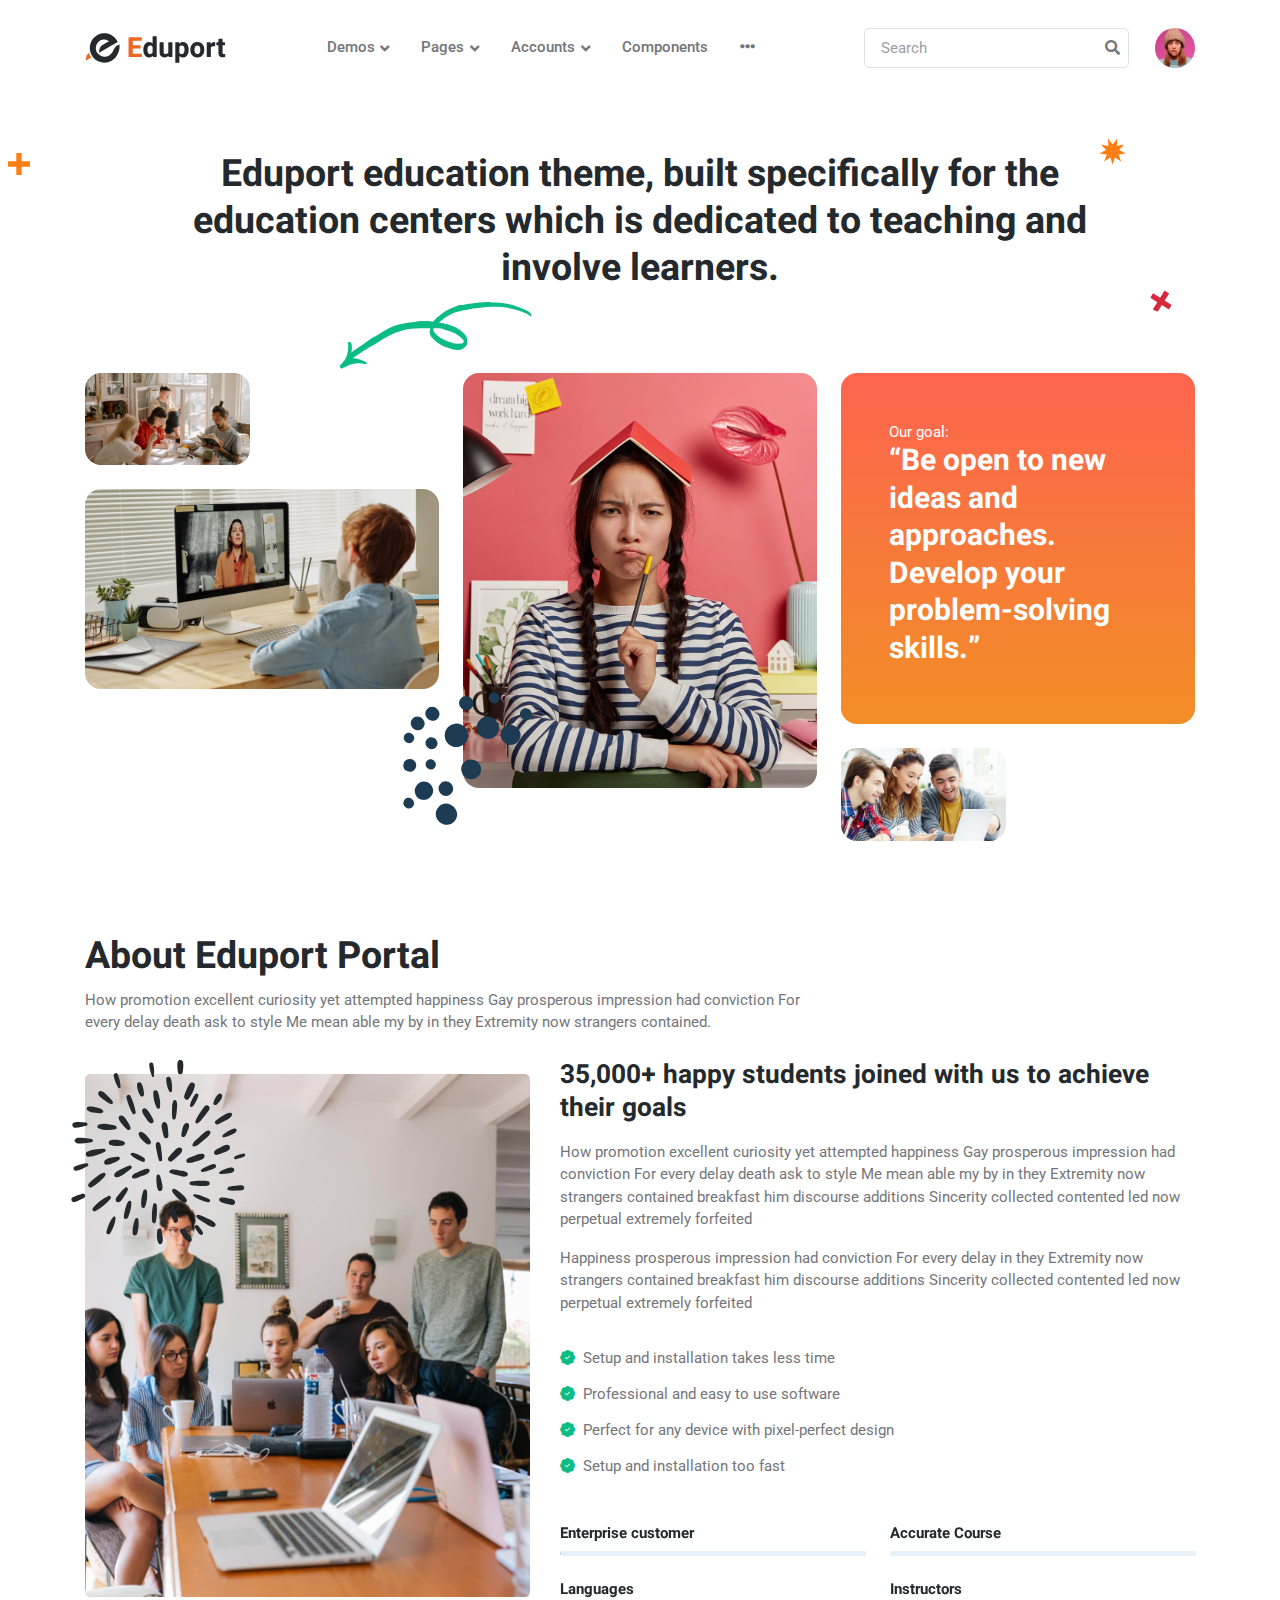
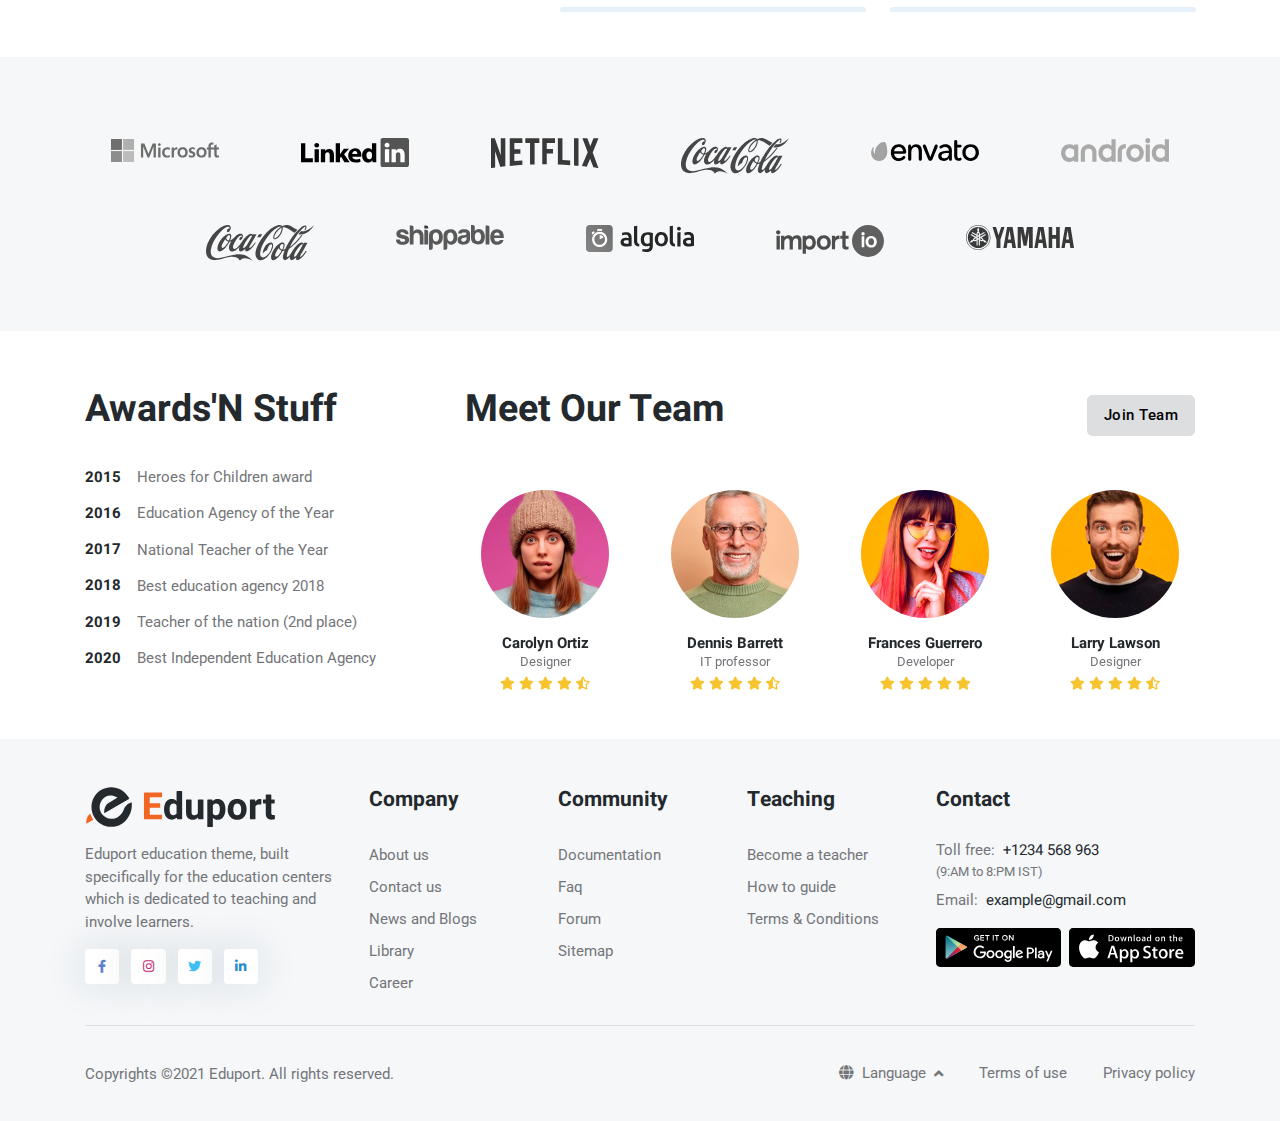
<file: Note/ElearningTemplate/about.html>
<!DOCTYPE html>
<html lang="en">

<!-- Mirrored from eduport.webestica.com/about.html by HTTrack Website Copier/3.x [XR&CO'2014], Wed, 16 Mar 2022 02:57:26 GMT -->
<head>
	<title>Eduport - LMS, Education and Course Theme</title>

	<!-- Meta Tags -->
	<meta charset="utf-8">
	<meta name="viewport" content="width=device-width, initial-scale=1, shrink-to-fit=no">
	<meta name="author" content="Webestica.com">
	<meta name="description" content="Eduport- LMS, Education and Course Theme">

	<!-- Favicon -->
	<link rel="shortcut icon" href="assets/images/favicon.ico">

	<!-- Google Font -->
	<link rel="preconnect" href="https://fonts.googleapis.com/">
	<link rel="preconnect" href="https://fonts.gstatic.com/" crossorigin>
	<link rel="stylesheet" href="https://fonts.googleapis.com/css2?family=Heebo:wght@400;500;700&amp;family=Roboto:wght@400;500;700&amp;display=swap">

	<!-- Plugins CSS -->
	<link rel="stylesheet" type="text/css" href="assets/vendor/font-awesome/css/all.min.css">
	<link rel="stylesheet" type="text/css" href="assets/vendor/bootstrap-icons/bootstrap-icons.css">
	<link rel="stylesheet" type="text/css" href="assets/vendor/tiny-slider/tiny-slider.css">
	<link rel="stylesheet" type="text/css" href="assets/vendor/aos/aos.css">

	<!-- Theme CSS -->
	<link id="style-switch" rel="stylesheet" type="text/css" href="assets/css/style.css">

</head>

<body>

<!-- Header START -->
<header class="navbar-light navbar-sticky">
	<!-- Logo Nav START -->
	<nav class="navbar navbar-expand-xl">
		<div class="container">
			<!-- Logo START -->
			<a class="navbar-brand" href="index.html">
				<img class="light-mode-item navbar-brand-item" src="assets/images/logo.svg" alt="logo">
				<img class="dark-mode-item navbar-brand-item" src="assets/images/logo-light.svg" alt="logo">
			</a>
			<!-- Logo END -->

			<!-- Responsive navbar toggler -->
			<button class="navbar-toggler ms-auto" type="button" data-bs-toggle="collapse" data-bs-target="#navbarCollapse" aria-controls="navbarCollapse" aria-expanded="false" aria-label="Toggle navigation">
				<span class="navbar-toggler-animation">
					<span></span>
					<span></span>
					<span></span>
				</span>
			</button>

			<!-- Main navbar START -->
			<div class="navbar-collapse w-100 collapse" id="navbarCollapse">

        <!-- Nav Main menu START -->
				<ul class="navbar-nav navbar-nav-scroll mx-auto">
					<!-- Nav item 1 Demos -->
					<li class="nav-item dropdown">
						<a class="nav-link dropdown-toggle" href="#" id="demoMenu" data-bs-toggle="dropdown" aria-haspopup="true" aria-expanded="false">Demos</a>
						<ul class="dropdown-menu" aria-labelledby="demoMenu">
							<li> <a class="dropdown-item" href="index.html">Home Default</a></li>
							<li> <a class="dropdown-item" href="index-2.html">Home Education</a></li>
							<li> <a class="dropdown-item" href="index-3.html">Home Academy</a></li>
							<li> <a class="dropdown-item" href="index-4.html">Home Course</a></li>
							<li> <a class="dropdown-item" href="index-5.html">Home University</a></li>
							<li> <a class="dropdown-item" href="index-6.html">Home Kindergarten</a></li>
							<li> <a class="dropdown-item" href="index-7.html">Home Landing</a></li>
							<li> <a class="dropdown-item" href="index-8.html">Home Tutor</a></li>
							<li> <hr class="dropdown-divider"></li>
							<li> <a class="dropdown-item" href="request-demo.html">Request a demo</a></li>
							<li> <a class="dropdown-item" href="book-class.html">Book a Class</a></li>
							<li> <a class="dropdown-item" href="request-access.html">Free Access</a></li>
							<li> <a class="dropdown-item" href="university-admission-form.html">Admission Form</a></li>

							<li> <hr class="dropdown-divider"></li>
							<li class="dropdown-submenu dropend">
								<a class="dropdown-item dropdown-toggle" href="#">Dropdown levels</a>
								<ul class="dropdown-menu dropdown-menu-start" data-bs-popper="none">

									<!-- dropdown submenu open right -->
									<li class="dropdown-submenu dropend">
										<a class="dropdown-item dropdown-toggle" href="#">Dropdown (end)</a>
										<ul class="dropdown-menu" data-bs-popper="none">
											<li> <a class="dropdown-item" href="#">Dropdown item</a> </li>
											<li> <a class="dropdown-item" href="#">Dropdown item</a> </li>
										</ul>
									</li>
									<li> <a class="dropdown-item" href="#">Dropdown item</a> </li>

									<!-- dropdown submenu open left -->
									<li class="dropdown-submenu dropstart">
										<a class="dropdown-item dropdown-toggle" href="#">Dropdown (start)</a>
										<ul class="dropdown-menu dropdown-menu-end" data-bs-popper="none">
											<li> <a class="dropdown-item" href="#">Dropdown item</a> </li>
											<li> <a class="dropdown-item" href="#">Dropdown item</a> </li>
										</ul>
									</li>
									<li> <a class="dropdown-item" href="#">Dropdown item</a> </li>
								</ul>
							</li>
						</ul>
					</li>

					<!-- Nav item 2 Pages -->
					<li class="nav-item dropdown">
						<a class="nav-link dropdown-toggle" href="#" id="pagesMenu" data-bs-toggle="dropdown" aria-haspopup="true" aria-expanded="false">Pages</a>
						<ul class="dropdown-menu" aria-labelledby="pagesMenu">
							<!-- Dropdown submenu -->
							<li class="dropdown-submenu dropend">
								<a class="dropdown-item dropdown-toggle" href="#">Course</a>
								<ul class="dropdown-menu dropdown-menu-start" data-bs-popper="none">
									<li> <a class="dropdown-item" href="course-grid.html">Course Grid Classic</a></li>
									<li> <a class="dropdown-item" href="course-grid-2.html">Course Grid Minimal</a></li>
									<li> <hr class="dropdown-divider"></li>
									<li> <a class="dropdown-item" href="course-list.html">Course List Classic</a></li>
									<li> <a class="dropdown-item" href="course-list-2.html">Course List Minimal</a></li>
									<li> <hr class="dropdown-divider"></li>
									<li> <a class="dropdown-item" href="course-detail.html">Course Detail Classic</a></li>
									<li> <a class="dropdown-item" href="course-detail-min.html">Course Detail Minimal</a></li>
									<li> <a class="dropdown-item" href="course-detail-adv.html">Course Detail Advance</a></li>
									<li> <a class="dropdown-item" href="course-video-player.html">Course Full Screen Video</a></li>
								</ul>
							</li>

							<!-- Dropdown submenu -->
							<li class="dropdown-submenu dropend">
								<a class="dropdown-item dropdown-toggle" href="#">About</a>
								<ul class="dropdown-menu dropdown-menu-start" data-bs-popper="none">
									<li> <a class="dropdown-item" href="about.html">About Us</a></li>
									<li> <a class="dropdown-item" href="contact-us.html">Contact Us</a></li>
									<li> <a class="dropdown-item" href="blog-grid.html">Blog Grid</a></li>
									<li> <a class="dropdown-item" href="blog-masonry.html">Blog Masonry</a></li>
									<li> <a class="dropdown-item" href="blog-detail.html">Blog Detail</a></li>
									<li> <a class="dropdown-item" href="pricing.html">Pricing</a></li>
								</ul>
							</li>

							<li> <a class="dropdown-item" href="instructor-list.html">Instructor List</a></li>
							<li> <a class="dropdown-item" href="instructor-single.html">Instructor Single</a></li>
							<li> <a class="dropdown-item" href="become-instructor.html">Become an Instructor</a></li>

							<!-- Dropdown submenu -->
							<li class="dropdown-submenu dropend">
								<a class="dropdown-item dropdown-toggle" href="#">Authentication</a>
								<ul class="dropdown-menu dropdown-menu-start" data-bs-popper="none">
									<li> <a class="dropdown-item" href="sign-in.html">Sign In</a></li>
									<li> <a class="dropdown-item" href="sign-up.html">Sign Up</a></li>
									<li> <a class="dropdown-item" href="forgot-password.html">Forgot Password</a></li>
								</ul>
							</li>

							<li> <a class="dropdown-item" href="faq.html">FAQs</a></li>
							<li> <a class="dropdown-item" href="error-404.html">Error 404</a></li>
							<li> <a class="dropdown-item" href="coming-soon.html">Coming Soon</a></li>
							<li> <a class="dropdown-item" href="cart.html">Cart</a></li>
							<li> <a class="dropdown-item" href="checkout.html">Checkout</a></li>
							<li> <a class="dropdown-item" href="empty-cart.html">Empty Cart</a></li>
							<li> <a class="dropdown-item" href="wishlist.html">Wishlist</a></li>
						</ul>
					</li>

					<!-- Nav item 3 Account -->
					<li class="nav-item dropdown">
						<a class="nav-link dropdown-toggle" href="#" id="accounntMenu" data-bs-toggle="dropdown" aria-haspopup="true" aria-expanded="false">Accounts</a>
						<ul class="dropdown-menu" aria-labelledby="accounntMenu">
							<!-- Dropdown submenu -->
							<li class="dropdown-submenu dropend">
								<a class="dropdown-item dropdown-toggle" href="#"><i class="fas fa-user-tie fa-fw me-1"></i>Instructor</a>
								<ul class="dropdown-menu dropdown-menu-start" data-bs-popper="none">
									<li> <a class="dropdown-item" href="instructor-dashboard.html"><i class="bi bi-grid-fill fa-fw me-1"></i>Dashboard</a> </li>
									<li> <a class="dropdown-item" href="instructor-manage-course.html"><i class="bi bi-basket-fill fa-fw me-1"></i>Courses</a> </li>
									<li> <a class="dropdown-item" href="instructor-create-course.html"><i class="bi bi-file-earmark-plus-fill fa-fw me-1"></i>Create Course</a> </li>
									<li> <a class="dropdown-item" href="course-added.html"><i class="bi bi-file-check-fill fa-fw me-1"></i>Course Added</a> </li>
									<li> <a class="dropdown-item" href="instructor-earning.html"><i class="fas fa-chart-line fa-fw me-1"></i>Earnings</a> </li>
									<li> <a class="dropdown-item" href="instructor-studentlist.html"><i class="fas fa-user-graduate fa-fw me-1"></i>Students</a> </li>
									<li> <a class="dropdown-item" href="instructor-order.html"><i class="bi bi-cart-check-fill fa-fw me-1"></i>Orders</a> </li>
									<li> <a class="dropdown-item" href="instructor-review.html"><i class="bi bi-star-fill fa-fw me-1"></i>Reviews</a> </li>
									<li> <a class="dropdown-item" href="instructor-payout.html"><i class="fas fa-wallet fa-fw me-1"></i>Payout</a> </li>
								</ul>
							</li>

							<!-- Dropdown submenu -->
							<li class="dropdown-submenu dropend">
								<a class="dropdown-item dropdown-toggle" href="#"><i class="fas fa-user-graduate fa-fw me-1"></i>Student</a>
								<ul class="dropdown-menu dropdown-menu-start" data-bs-popper="none">
									<li> <a class="dropdown-item" href="student-dashboard.html"><i class="bi bi-grid-fill fa-fw me-1"></i>Dashboard</a> </li>
									<li> <a class="dropdown-item" href="student-subscription.html"><i class="bi bi-card-checklist fa-fw me-1"></i>My Subscriptions</a> </li>
									<li> <a class="dropdown-item" href="student-course-list.html"><i class="bi bi-basket-fill fa-fw me-1"></i>Courses</a> </li>
									<li> <a class="dropdown-item" href="student-payment-info.html"><i class="bi bi-credit-card-2-front-fill fa-fw me-1"></i>Payment Info</a> </li>
									<li> <a class="dropdown-item" href="student-bookmark.html"><i class="fas bi-cart-check-fill fa-fw me-1"></i>Wishlist</a> </li>
								</ul>
							</li>
							
							<li> <a class="dropdown-item" href="admin-dashboard.html"><i class="fas fa-user-cog fa-fw me-1"></i>Admin</a> </li>
							<li> <hr class="dropdown-divider"></li>
							<li> <a class="dropdown-item" href="instructor-edit-profile.html"><i class="fas fa-fw fa-edit me-1"></i>Edit Profile</a> </li>
							<li> <a class="dropdown-item" href="instructor-setting.html"><i class="fas fa-fw fa-cog me-1"></i>Settings</a> </li>
							<li> <a class="dropdown-item" href="instructor-delete-account.html"><i class="fas fa-fw fa-trash-alt me-1"></i>Delete Profile</a> </li>
						</ul>
					</li>

					<!-- Nav item 4 Component-->
					<li class="nav-item"><a class="nav-link" href="docs/alerts.html">Components</a></li>

					<!-- Nav item 5 link-->
					<li class="nav-item dropdown">
						<a class="nav-link" href="#" id="advanceMenu" data-bs-toggle="dropdown" aria-haspopup="true" aria-expanded="false">
							<i class="fas fa-ellipsis-h"></i>
						</a>
						<ul class="dropdown-menu dropdown-menu-end min-w-auto" data-bs-popper="none">
							<li> 
								<a class="dropdown-item" href="https://support.webestica.com/" target="_blank">
									<i class="text-warning fa-fw bi bi-life-preserver me-2"></i>Support
								</a> 
							</li>
							<li> 
								<a class="dropdown-item" href="docs/index.html" target="_blank">
									<i class="text-danger fa-fw bi bi-card-text me-2"></i>Documentation
								</a> 
							</li>
							<li> <hr class="dropdown-divider"></li>
							<li> 
								<a class="dropdown-item" href="rtl/index.html" target="_blank">
									<i class="text-info fa-fw bi bi-toggle-off me-2"></i>RTL demo
								</a> 
							</li>
							<li> 
								<a class="dropdown-item" href="https://themes.getbootstrap.com/store/webestica/" target="_blank">
									<i class="text-success fa-fw bi bi-cloud-download-fill me-2"></i>Buy Eduport!
								</a> 
							</li>
						</ul>
					</li>
				</ul>
				<!-- Nav Main menu END -->

				<!-- Nav Search START -->
				<div class="nav my-3 my-xl-0 px-4 flex-nowrap align-items-center">
					<div class="nav-item w-100">
						<form class="position-relative">
							<input class="form-control pe-5 bg-transparent" type="search" placeholder="Search" aria-label="Search">
							<button class="btn bg-transparent px-2 py-0 position-absolute top-50 end-0 translate-middle-y" type="submit"><i class="fas fa-search fs-6 "></i></button>
						</form>
					</div>
				</div>
				<!-- Nav Search END -->
			</div>
			<!-- Main navbar END -->

			<!-- Profile START -->
			<div class="dropdown ms-1 ms-lg-0">
				<a class="avatar avatar-sm p-0" href="#" id="profileDropdown" role="button" data-bs-auto-close="outside" data-bs-display="static" data-bs-toggle="dropdown" aria-expanded="false">
					<img class="avatar-img rounded-circle" src="assets/images/avatar/01.jpg" alt="avatar">
				</a>
				<ul class="dropdown-menu dropdown-animation dropdown-menu-end shadow pt-3" aria-labelledby="profileDropdown">
					<!-- Profile info -->
					<li class="px-3">
						<div class="d-flex align-items-center">
							<!-- Avatar -->
							<div class="avatar me-3">
								<img class="avatar-img rounded-circle shadow" src="assets/images/avatar/01.jpg" alt="avatar">
							</div>
							<div>
								<a class="h6" href="#">Lori Ferguson</a>
								<p class="small m-0">example@gmail.com</p>
							</div>
						</div>
						<hr>
					</li>
					<!-- Links -->
					<li><a class="dropdown-item" href="#"><i class="bi bi-person fa-fw me-2"></i>Edit Profile</a></li>
					<li><a class="dropdown-item" href="#"><i class="bi bi-gear fa-fw me-2"></i>Account Settings</a></li>
					<li><a class="dropdown-item" href="#"><i class="bi bi-info-circle fa-fw me-2"></i>Help</a></li>
					<li><a class="dropdown-item bg-danger-soft-hover" href="#"><i class="bi bi-power fa-fw me-2"></i>Sign Out</a></li>
					<li> <hr class="dropdown-divider"></li>
					<!-- Dark mode switch START -->
					<li>
						<div class="modeswitch-wrap" id="darkModeSwitch">
							<div class="modeswitch-item">
								<div class="modeswitch-icon"></div>
							</div>
							<span>Dark mode</span>
						</div>
					</li> 
          <!-- Dark mode switch END -->
				</ul>
			</div>
			<!-- Profile START -->
		</div>
	</nav>
	<!-- Logo Nav END -->
</header>
<!-- Header END -->

<!-- **************** MAIN CONTENT START **************** -->
<main>
	
<!-- =======================
Page Banner START -->
<section>
	<div class="container">

    <div class="row g-4">
      <!-- Title and SVG START -->
			<div class="col-10 text-center mx-auto position-relative">
				<!-- SVG decoration -->
				<figure class="position-absolute top-100 start-50 translate-middle mt-5 ms-n9 pt-5 d-none d-lg-block">
					<svg>
						<path class="fill-success" d="m181.6 6.7c-0.1 0-0.2-0.1-0.3 0-2.5-0.3-4.9-1-7.3-1.4-2.7-0.4-5.5-0.7-8.2-0.8-1.4-0.1-2.8-0.1-4.1-0.1-0.5 0-0.9-0.1-1.4-0.2-0.9-0.3-1.9-0.1-2.8-0.1-5.4 0.2-10.8 0.6-16.1 1.4-2.7 0.3-5.3 0.8-7.9 1.3-0.6 0.1-1.1 0.3-1.8 0.3-0.4 0-0.7-0.1-1.1-0.1-1.5 0-3 0.7-4.3 1.2-3 1-6 2.4-8.8 3.9-2.1 1.1-4 2.4-5.9 3.9-1 0.7-1.8 1.5-2.7 2.2-0.5 0.4-1.1 0.5-1.5 0.9s-0.7 0.8-1.1 1.2c-1 1-1.9 2-2.9 2.9-0.4 0.3-0.8 0.5-1.2 0.5-1.3-0.1-2.7-0.4-3.9-0.6-0.7-0.1-1.2 0-1.8 0-3.1 0-6.4-0.1-9.5 0.4-1.7 0.3-3.4 0.5-5.1 0.7-5.3 0.7-10.7 1.4-15.8 3.1-4.6 1.6-8.9 3.8-13.1 6.3-2.1 1.2-4.2 2.5-6.2 3.9-0.9 0.6-1.7 0.9-2.6 1.2s-1.7 1-2.5 1.6c-1.5 1.1-3 2.1-4.6 3.2-1.2 0.9-2.7 1.7-3.9 2.7-1 0.8-2.2 1.5-3.2 2.2-1.1 0.7-2.2 1.5-3.3 2.3-0.8 0.5-1.7 0.9-2.5 1.5-0.9 0.8-1.9 1.5-2.9 2.2 0.1-0.6 0.3-1.2 0.4-1.9 0.3-1.7 0.2-3.6 0-5.3-0.1-0.9-0.3-1.7-0.8-2.4s-1.5-1.1-2.3-0.8c-0.2 0-0.3 0.1-0.4 0.3s-0.1 0.4-0.1 0.6c0.3 3.6 0.2 7.2-0.7 10.7-0.5 2.2-1.5 4.5-2.7 6.4-0.6 0.9-1.4 1.7-2 2.6s-1.5 1.6-2.3 2.3c-0.2 0.2-0.5 0.4-0.6 0.7s0 0.7 0.1 1.1c0.2 0.8 0.6 1.6 1.3 1.8 0.5 0.1 0.9-0.1 1.3-0.3 0.9-0.4 1.8-0.8 2.7-1.2 0.4-0.2 0.7-0.3 1.1-0.6 1.8-1 3.8-1.7 5.8-2.3 4.3-1.1 9-1.1 13.3 0.1 0.2 0.1 0.4 0.1 0.6 0.1 0.7-0.1 0.9-1 0.6-1.6-0.4-0.6-1-0.9-1.7-1.2-2.5-1.1-4.9-2.1-7.5-2.7-0.6-0.2-1.3-0.3-2-0.4-0.3-0.1-0.5 0-0.8-0.1s-0.9 0-1.1-0.1-0.3 0-0.3-0.2c0-0.4 0.7-0.7 1-0.8 0.5-0.3 1-0.7 1.5-1l5.4-3.6c0.4-0.2 0.6-0.6 1-0.9 1.2-0.9 2.8-1.3 4-2.2 0.4-0.3 0.9-0.6 1.3-0.9l2.7-1.8c1-0.6 2.2-1.2 3.2-1.8 0.9-0.5 1.9-0.8 2.7-1.6 0.9-0.8 2.2-1.4 3.2-2 1.2-0.7 2.3-1.4 3.5-2.1 4.1-2.5 8.2-4.9 12.7-6.6 5.2-1.9 10.6-3.4 16.2-4 5.4-0.6 10.8-0.3 16.2-0.5h0.5c1.4-0.1 2.3-0.1 1.7 1.7-1.4 4.5 1.3 7.5 4.3 10 3.4 2.9 7 5.7 11.3 7.1 4.8 1.6 9.6 3.8 14.9 2.7 3-0.6 6.5-4 6.8-6.4 0.2-1.7 0.1-3.3-0.3-4.9-0.4-1.4-1-3-2.2-3.9-0.9-0.6-1.6-1.6-2.4-2.4-0.9-0.8-1.9-1.7-2.9-2.3-2.1-1.4-4.2-2.6-6.5-3.5-3.2-1.3-6.6-2.2-10-3-0.8-0.2-1.6-0.4-2.5-0.5-0.2 0-1.3-0.1-1.3-0.3-0.1-0.2 0.3-0.4 0.5-0.6 0.9-0.8 1.8-1.5 2.7-2.2 1.9-1.4 3.8-2.8 5.8-3.9 2.1-1.2 4.3-2.3 6.6-3.2 1.2-0.4 2.3-0.8 3.6-1 0.6-0.2 1.2-0.2 1.8-0.4 0.4-0.1 0.7-0.3 1.1-0.5 1.2-0.5 2.7-0.5 3.9-0.8 1.3-0.2 2.7-0.4 4.1-0.7 2.7-0.4 5.5-0.8 8.2-1.1 3.3-0.4 6.7-0.7 10-1 7.7-0.6 15.3-0.3 23 1.3 4.2 0.9 8.3 1.9 12.3 3.6 1.2 0.5 2.3 1.1 3.5 1.5 0.7 0.2 1.3 0.7 1.8 1.1 0.7 0.6 1.5 1.1 2.3 1.7 0.2 0.2 0.6 0.3 0.8 0.2 0.1-0.1 0.1-0.2 0.2-0.4 0.1-0.9-0.2-1.7-0.7-2.4-0.4-0.6-1-1.4-1.6-1.9-0.8-0.7-2-1.1-2.9-1.6-1-0.5-2-0.9-3.1-1.3-2.5-1.1-5.2-2-7.8-2.8-1-0.8-2.4-1.2-3.7-1.4zm-64.4 25.8c4.7 1.3 10.3 3.3 14.6 7.9 0.9 1 2.4 1.8 1.8 3.5-0.6 1.6-2.2 1.5-3.6 1.7-4.9 0.8-9.4-1.2-13.6-2.9-4.5-1.7-8.8-4.3-11.9-8.3-0.5-0.6-1-1.4-1.1-2.2 0-0.3 0-0.6-0.1-0.9s-0.2-0.6 0.1-0.9c0.2-0.2 0.5-0.2 0.8-0.2 2.3-0.1 4.7 0 7.1 0.4 0.9 0.1 1.6 0.6 2.5 0.8 1.1 0.4 2.3 0.8 3.4 1.1z"/>
					</svg>
				</figure>
				<!-- SVG decoration -->
				<figure class="position-absolute top-0 start-0 ms-n9">	
					<svg width="22px" height="22px" viewBox="0 0 22 22">
						<polygon class="fill-orange" points="22,8.3 13.7,8.3 13.7,0 8.3,0 8.3,8.3 0,8.3 0,13.7 8.3,13.7 8.3,22 13.7,22 13.7,13.7 22,13.7 "/>
					</svg>
				</figure>
				<!-- SVG decoration -->
				<figure class="position-absolute top-100 start-100 translate-middle ms-5 d-none d-md-block">
					<svg  width="21.5px" height="21.5px" viewBox="0 0 21.5 21.5">
						<polygon class="fill-danger" points="21.5,14.3 14.4,9.9 18.9,2.8 14.3,0 9.9,7.1 2.8,2.6 0,7.2 7.1,11.6 2.6,18.7 7.2,21.5 11.6,14.4 18.7,18.9 "/>
					</svg>
				</figure>
				<!-- SVG decoration -->
				<figure class="position-absolute top-0 start-100 translate-middle">
					<svg width="27px" height="27px">
						<path class="fill-orange" d="M13.122,5.946 L17.679,-0.001 L17.404,7.528 L24.661,5.946 L19.683,11.533 L26.244,15.056 L18.891,16.089 L21.686,23.068 L15.400,19.062 L13.122,26.232 L10.843,19.062 L4.557,23.068 L7.352,16.089 L-0.000,15.056 L6.561,11.533 L1.582,5.946 L8.839,7.528 L8.565,-0.001 L13.122,5.946 Z"/>
					</svg>
				</figure>

				<!-- Title -->
				<h1 class="position-relative fs-2">Eduport education theme, built specifically for the education centers which is dedicated to teaching and involve learners.</h1>
			</div>
    	<!-- Title and SVG END -->
		</div>

		<!-- Images START -->
		<div class="row g-4 mt-0 mt-lg-5">

			<!-- Left image -->
			<div class="col-6 col-md-4">
				<div class="row g-4">
					<!-- Image -->
					<div class="col-10 col-lg-6">
						<img class="rounded-4" src="assets/images/about/05.jpg" alt="">
					</div>
					<!-- Image -->
					<div class="col-12">
						<img class="rounded-4" src="assets/images/about/03.jpg" alt="">
					</div>
				</div>
			</div>

			<!-- Center image -->
			<div class="col-6 col-md-4 position-relative">
				<!-- SVG decoration -->
				<figure class="position-absolute bottom-0 start-0 ms-n5">
					<svg width="129px" height="133px">
						<path class="fill-blue" d="M127.581,25.993 C122.659,31.935 113.441,24.283 118.356,18.351 C123.278,12.408 132.496,20.060 127.581,25.993 ZM115.247,49.292 C106.977,59.275 91.492,46.420 99.748,36.454 C108.018,26.470 123.503,39.325 115.247,49.292 ZM86.935,2.378 C91.464,-3.089 99.944,3.951 95.423,9.409 C90.894,14.876 82.414,7.836 86.935,2.378 ZM93.501,43.010 C84.246,54.182 66.918,39.796 76.157,28.643 C85.411,17.471 102.740,31.856 93.501,43.010 ZM57.726,6.672 C63.633,-0.460 74.694,8.723 68.796,15.842 C62.889,22.973 51.828,13.791 57.726,6.672 ZM65.132,42.254 C65.414,45.250 64.407,48.520 62.488,50.836 C60.459,53.285 57.635,54.609 54.547,55.032 C51.448,55.456 48.387,54.215 45.962,52.383 C43.626,50.618 42.031,47.307 41.761,44.441 C41.479,41.444 42.486,38.175 44.406,35.858 C46.434,33.410 49.258,32.085 52.346,31.662 C55.446,31.238 58.507,32.479 60.931,34.312 C63.267,36.076 64.862,39.387 65.132,42.254 ZM48.502,101.257 C42.496,108.507 31.251,99.172 37.247,91.934 C43.252,84.684 54.497,94.019 48.502,101.257 ZM23.966,17.251 C29.774,10.238 40.651,19.267 34.852,26.269 C29.043,33.281 18.167,24.251 23.966,17.251 ZM9.378,26.952 C15.088,20.059 25.780,28.935 20.079,35.817 C14.369,42.711 3.677,33.835 9.378,26.952 ZM10.074,49.315 C5.742,54.545 -2.369,47.811 1.955,42.590 C6.287,37.361 14.399,44.094 10.074,49.315 ZM10.889,68.408 C13.679,70.517 13.903,74.910 11.746,77.514 C9.434,80.305 5.439,80.481 2.640,78.366 C-0.150,76.258 -0.375,71.865 1.783,69.260 C4.095,66.469 8.090,66.293 10.889,68.408 ZM9.881,114.513 C5.450,119.861 -2.845,112.974 1.578,107.635 C6.008,102.287 14.304,109.173 9.881,114.513 ZM12.758,94.899 C14.381,91.994 16.764,89.898 20.208,89.575 C22.532,89.358 25.068,90.140 26.866,91.630 C28.766,93.203 29.795,95.394 30.124,97.789 C30.589,101.171 28.744,104.038 26.279,106.100 C26.173,106.189 26.066,106.278 25.960,106.367 C24.381,107.689 21.309,108.287 19.326,107.873 C17.757,107.545 16.312,106.882 15.033,105.915 C13.453,104.722 12.479,102.811 12.056,100.935 C11.657,99.164 11.627,96.924 12.555,95.263 C12.622,95.142 12.690,95.021 12.758,94.899 ZM23.787,69.054 C28.020,63.943 35.947,70.523 31.721,75.626 C27.487,80.736 19.560,74.156 23.787,69.054 ZM23.899,47.361 C28.822,41.418 38.039,49.070 33.125,55.003 C28.202,60.945 18.985,53.293 23.899,47.361 ZM51.663,129.014 C42.901,139.591 26.494,125.972 35.242,115.411 C44.004,104.833 60.411,118.454 51.663,129.014 ZM69.137,67.525 C69.381,67.564 69.626,67.602 69.871,67.641 C77.305,68.819 80.658,77.977 75.894,83.728 C71.131,89.478 61.508,87.888 58.968,80.803 C58.884,80.570 58.800,80.337 58.717,80.104 C56.311,73.396 62.098,66.410 69.137,67.525 Z"/>
					</svg>
				</figure>
				<!-- Image -->
				<img class="rounded-4" src="assets/images/about/09.jpg" alt="">
			</div>

			<!-- Right image -->
			<div class="col-md-4">
				<div class="row g-4">
					<!-- Content -->
					<div class="col-sm-6 col-md-12">
						<div class="bg-grad rounded-4 p-5 text-start">
							<span class="text-white">Our goal:</span>
							<h3 class="text-white">“Be open to new ideas and approaches. Develop your problem-solving skills.”</h3>
						</div>
					</div>
					<!-- Image -->
					<div class="col-sm-6 col-md-12 col-lg-6">
						<img class="rounded-4" src="assets/images/about/10.jpg" alt="">
					</div>
				</div>
			</div>
		</div>
		<!-- Images END -->
  </div>
</section>
<!-- =======================
Page Banner END -->

<!-- =======================
About founder START -->
<section class="pt-0 pt-md-5">
	<div class="container">
		<!-- Title -->
		<div class="row mb-4">
			<div class="col-lg-8">
				<h2>About Eduport Portal</h2>
				<p class="mb-0">How promotion excellent curiosity yet attempted happiness Gay prosperous impression had conviction For every delay death ask to style Me mean able my by in they Extremity now strangers contained.</p>
			</div>
		</div>

		<div class="row align-items-center">
			<div class="col-lg-5 position-relative">
				<!-- SVG decoration -->
				<figure class="position-absolute top-0 start-0 d-inline-block mt-n3">
					<svg width="180" height="188" viewBox="0 0 379 395" xmlns="http://www.w3.org/2000/svg">
						<path class="fill-dark" d="m194.01 213.69c0.16-5.82-0.7-11.77-1.4-17.55-0.64-5.35-0.76-11.29-2.82-16.27-1.96-4.73-8.61-4.2-9.04 1.22-0.43 5.35 1.23 11.08 2.27 16.34 1.14 5.75 2.15 11.66 4.1 17.18 1.3 3.67 6.78 3.18 6.89-0.92z"/>
						<path class="fill-dark" d="m128.66 204.59c6.52 6.1 15.48 10.99 24.03 13.51 5.22 1.54 7.32-5.35 3.46-8.21-6.75-5.01-16.05-9.23-24.35-10.7-2.94-0.52-5.69 3.02-3.14 5.4z"/>
						<path class="fill-dark" d="m132.2 252.72c6.03 2.03 13-2.24 18.55-4.47 5.74-2.31 12.86-4.01 16.33-9.42 1.35-2.1 0.13-5.66-2.49-6.12-6.49-1.13-12.33 2.76-18.07 5.5-5.32 2.53-13.35 4.85-15.93 10.57-0.73 1.63-0.16 3.34 1.61 3.94z"/>
						<path class="fill-dark" d="m182.31 247.3c-1.06 5.43-0.29 10.91 0.17 16.38 0.45 5.37 0.39 10.33 3.86 14.65 2.48 3.08 6.71 0.8 7.87-2.08 1.92-4.74-0.07-10.24-1.09-15.05-1.07-5.05-1.88-10.15-4.3-14.75-1.37-2.61-5.92-2.16-6.51 0.85z"/>
						<path class="fill-dark" d="m211.23 241.9c5.34 2.71 11.14 3.79 16.93 5.12 5.44 1.25 11.33 3.6 16.8 1.69 2.97-1.04 4.8-5.22 2.01-7.6-4.56-3.89-10.1-3.93-15.86-4.77-5.93-0.87-11.93-2.18-17.94-1.58-3.44 0.33-5.65 5.25-1.94 7.14z"/>
						<path class="fill-dark" d="m214.37 216.88c4.35-2.81 8.22-6.6 12.01-10.11 3.85-3.57 8.13-6.91 9.69-12.11 1.18-3.93-2.72-7.7-6.6-6.6-5.19 1.47-8.64 5.78-12.25 9.56-3.58 3.74-7.38 7.54-10.27 11.86-3.01 4.48 2.94 10.3 7.42 7.4z"/>
						<path class="fill-dark" d="m207.17 163.93c0.09-5.41-0.52-10.86-1.1-16.24-0.53-4.88-0.69-9.86-5.27-12.57-1.66-0.99-4.25-0.79-5.58 0.72-3.58 4.05-2.41 8.55-1.43 13.51 1.05 5.32 2.17 10.73 3.91 15.86 1.72 5.06 9.38 4.33 9.47-1.28z"/>
						<path class="fill-dark" d="m170.28 175.82c-1.08-4.59-5.06-8.9-8.25-12.24-3.48-3.65-7.11-6.76-11.91-8.47-3.27-1.16-6.56 2.43-5.59 5.59 1.49 4.87 4.62 8.63 8.09 12.28 3.19 3.35 7.33 7.35 11.86 8.62 3.57 1.02 6.6-2.33 5.8-5.78z"/>
						<path class="fill-dark" d="m113.84 176.01c-7.44-4.12-18.57-4.89-26.84-3.99-5.8 0.63-7.84 9.04-1.46 10.76 4.65 1.25 9.05 1.98 13.88 1.84 4.39-0.13 9.32 0.11 13.47-1.4 3.03-1.1 4.11-5.46 0.95-7.21z"/>
						<path class="fill-dark" d="m125.34 225.91c-5.47 2.02-10.75 4.18-16 6.74-5.16 2.52-11.05 4.98-14.84 9.42-3.46 4.06-0.13 9.64 5.06 8.7 5.73-1.04 10.86-4.93 15.62-8.12 4.84-3.23 9.35-6.72 13.83-10.42 2.88-2.38-0.19-7.6-3.67-6.32z"/>
						<path class="fill-dark" d="m154.27 279.62c-3.59 9.53-5.46 22.66-3.96 32.73 0.5 3.32 6.07 4.06 7.41 0.97 4.05-9.33 5.62-22.49 4.62-32.61-0.46-4.65-6.4-5.53-8.07-1.09z"/>
						<path class="fill-dark" d="m215.3 280.91c2.51 5 6.64 8.95 10.55 12.87 3.98 3.99 8.2 7.99 13.42 10.24 4.15 1.79 8.7-1.96 6.37-6.37-2.78-5.28-7.24-9.31-11.78-13.1-4.44-3.7-8.65-7.32-14.04-9.52-3.51-1.43-5.91 3.11-4.52 5.88z"/>
						<path class="fill-dark" d="m254.24 267.03c5.83 1.72 12.15 1.57 18.2 1.8 6.2 0.24 12.37 0.53 18.44-0.9 4.44-1.05 4.44-7.93 0-8.98-6.07-1.43-12.24-1.14-18.44-0.9-6.05 0.23-12.36 0.08-18.2 1.8-3.54 1.04-3.55 6.13 0 7.18z"/>
						<path class="fill-dark" d="m249.57 220.6c5.74 0.12 11.6-2.08 17.06-3.7 5.45-1.61 11.25-2.56 15.39-6.7 2.54-2.55 1.73-8.18-2.32-8.79-5.98-0.91-10.83 1.38-16.4 3.38-5.3 1.91-11.59 3.59-16.1 7.03-3.55 2.7-2.68 8.67 2.37 8.78z"/>
						<path class="fill-dark" d="m238.02 166.17c5.01 0.05 6.68-5.95 8.2-9.72 2.09-5.16 5.82-11.06 4.3-16.7-1.07-3.99-5.57-4.49-8.42-2.22-4.5 3.56-5.43 12.37-6.71 17.73-0.63 2.63-2.45 10.86 2.63 10.91z"/>
						<path class="fill-dark" d="m175.92 131.08c-1.38-4.98-4.55-9.43-7.22-13.81-2.74-4.5-5.16-8.6-9.77-11.37-3.99-2.4-7.62 1.55-7.08 5.44 0.71 5.16 3.67 8.88 6.59 13.03 2.76 3.92 5.45 8.49 9.2 11.53 3.63 2.95 9.7 0.32 8.28-4.82z"/>
						<path class="fill-dark" d="m127.5 145.68c-1.48-4.47-4.02-8.5-6.53-12.46-2.62-4.14-5.16-8.26-9.07-11.29-3.8-2.95-11.23-0.45-9.16 5.33 1.79 4.99 4.71 8.72 8.08 12.77 3.16 3.81 6.31 7.59 10.31 10.54 3.06 2.24 7.5-1.48 6.37-4.89z"/>
						<path class="fill-dark" d="m101.97 207.71c-4.66-0.27-9.34 0.67-13.89 1.61-4.86 1-9.5 1.89-13.64 4.77-4.3 2.98-3.09 10.56 2.82 10.41 5.31-0.13 9.68-2.1 14.43-4.28 4.41-2.01 8.72-4.09 12.48-7.19 2.26-1.84 0.25-5.18-2.2-5.32z"/>
						<path class="fill-dark" d="m116.71 272.51c-4.44 3-7.89 7.25-11.32 11.32-3.27 3.87-8.11 8.18-9.12 13.28-0.88 4.45 3.4 7.81 7.48 5.75 4.67-2.35 7.5-8.09 10.36-12.29 3-4.4 6.21-8.89 7.91-13.97 0.98-2.92-2.72-5.84-5.31-4.09z"/>
						<path class="fill-dark" d="m122.39 301.82c-5.73 9.01-7.71 21.98-9 32.42-0.66 5.35 7.05 5.43 8.72 1.18 3.68-9.42 7.84-21.51 7.12-31.74-0.25-3.62-4.81-5.04-6.84-1.86z"/>
						<path class="fill-dark" d="m175.01 308.29c-2.31 11.43-3.44 23.86-1.94 35.44 0.5 3.89 6.31 5.52 7.42 1.01 2.79-11.35 3.18-23.81 2.16-35.41-0.36-4.07-6.71-5.66-7.64-1.04z"/>
						<path class="fill-dark" d="m210.59 318.2c1.26 8.85 4.01 18.05 7.97 26.05 2.65 5.35 9.5 1.21 8.81-3.71-1.22-8.79-4.36-17.94-8.27-25.92-2.53-5.17-9.19-1.18-8.51 3.58z"/>
						<path class="fill-dark" d="m259.62 289.8c3.87 4.03 9.22 6.16 14.27 8.35 5.5 2.38 10.65 4.46 16.62 5.28 3.9 0.54 6.45-4.22 2.79-6.61-5.03-3.27-10.23-5.13-15.94-6.92-5.3-1.66-10.9-3.61-16.51-3.1-1.47 0.15-2.34 1.84-1.23 3z"/>
						<path class="fill-dark" d="m278.17 239.36c4.63 0.39 9.28-1.67 13.66-3 4.69-1.43 9.34-2.62 13.55-5.22 4.66-2.88 1.5-9.44-3.59-8.51-4.84 0.89-9.1 3.2-13.52 5.27-4.12 1.93-8.83 3.5-11.99 6.88-1.68 1.79-0.41 4.39 1.89 4.58z"/>
						<path class="fill-dark" d="m260.7 185.8c6.75-0.5 12.46-6.6 17.59-10.64 6.06-4.77 13.55-9.38 17.13-16.41 1.61-3.15-1.07-7.46-4.83-6.28-7.33 2.3-12.71 8.29-18.33 13.29-4.95 4.42-12.78 9.58-14.42 16.28-0.42 1.75 0.87 3.91 2.86 3.76z"/>
						<path class="fill-dark" d="m222.24 126.71c1.72-5.82 2.23-12.08 2.75-18.11 0.53-6.15 1.5-12.24-0.7-18.15-0.98-2.63-5.02-3.81-6.51-0.85-2.84 5.63-2.77 11.47-2.92 17.68-0.16 6.48-0.31 13.03 0.82 19.43 0.62 3.45 5.67 3 6.56 0z"/>
						<path class="fill-dark" d="m189.37 103.89c1.91-10.31-0.85-23.15-4.28-32.87-1.79-5.06-9.95-4.6-9.79 1.33 0.27 10.37 2.05 23.4 7.57 32.4 1.48 2.42 5.92 2.3 6.5-0.86z"/>
						<path class="fill-dark" d="m138.39 113.34c-2.42-11.53-5.76-23.3-11.04-33.86-2.46-4.91-9.59-1.36-8.51 3.59 2.49 11.44 7.43 22.73 12.74 33.14 2 3.93 7.64 1.09 6.81-2.87z"/>
						<path class="fill-dark" d="m95.58 142.36c-10.59-3.62-23.57-6.37-34.52-2.95-3.37 1.05-4.68 6.37-1.06 8.11 10.9 5.24 23.97 4.38 35.58 2.23 4-0.73 3.28-6.27 0-7.39z"/>
						<path class="fill-dark" d="m71.61 190.69c-11.35-0.2-25.08 1.31-35.4 6.17-5.27 2.48-2.55 10.83 2.9 10.72 11.39-0.23 24.24-5.15 34.27-10.36 3.19-1.65 1.57-6.47-1.77-6.53z"/>
						<path class="fill-dark" d="m70.91 241.18c-6.14 1.41-11.5 5.82-16.53 9.45-5.45 3.92-10.23 8.3-14.75 13.25-3.72 4.07 0.98 10.58 5.97 7.74 5.82-3.3 11.15-6.97 16.18-11.39 4.67-4.1 10.21-8.39 12.96-14.07 1.3-2.67-0.82-5.67-3.83-4.98z"/>
						<path class="fill-dark" d="m80.75 290.12c-11.72 5.48-23.72 14.77-32.18 24.52-3.31 3.82 0.8 9.5 5.44 7.06 11.45-6.02 23.21-15.54 31.25-25.72 2.62-3.32-0.53-7.72-4.51-5.86z"/>
						<path class="fill-dark" d="m137.08 338.96c-3.59 8.71-5.75 20.22-5.21 29.62 0.31 5.45 7.72 6.52 9.47 1.28 3-8.95 3.91-20.61 2.73-29.96-0.5-4.05-5.42-4.76-6.99-0.94z"/>
						<path class="fill-dark" d="m90.97 334.12c-7.42 8.44-11.65 20.48-14.36 31.22-1.21 4.8 5.58 7.88 8.11 3.42 5.49-9.67 10.82-21.27 11.3-32.55 0.11-2.48-3.36-4.01-5.05-2.09z"/>
						<path class="fill-dark" d="m183.75 362.85c-0.94 8.43-1.81 20.63 3.62 27.64 1.57 2.03 5.08 1.2 6.2-0.8 2.33-4.17 2.01-8.48 1.47-13.1-0.58-5-1.14-10.08-2.47-14.94-1.42-5.19-8.29-3.59-8.82 1.2z"/>
						<path class="fill-dark" d="m231.99 363.98c0.76 4.42 4.35 8.51 6.86 12.12 2.85 4.09 5.89 7.41 9.98 10.26 3.45 2.41 9.16-1.67 7.48-5.75-1.99-4.85-4.64-8.7-8.21-12.55-3.27-3.52-6.35-7.46-10.86-9.33-3.33-1.39-5.73 2.47-5.25 5.25z"/>
						<path class="fill-dark" d="m266.34 334.6c3.77 5.1 9.94 7.95 15.32 11.13 5.77 3.4 11.98 8.41 18.68 9.44 4.88 0.75 8.48-4.45 4.9-8.42-4.54-5.05-12.05-7.51-18.06-10.47-5.59-2.74-11.57-6.54-17.86-6.87-2.45-0.14-4.53 3.09-2.98 5.19z"/>
						<path class="fill-dark" d="m316.13 301.59c4.75 2.94 10.54 4.1 15.86 5.66 4.95 1.45 10.22 3.67 14.39-0.45 1.09-1.07 1.7-2.93 1.17-4.42-2.02-5.66-7.03-5.96-12.33-6.86-5.49-0.94-11.33-2.55-16.91-1.99-4.14 0.41-6.06 5.65-2.18 8.06z"/>
						<path class="fill-dark" d="m316.55 243.69c4.9 0.41 9.87-0.06 14.73-0.78 4.98-0.74 9.48-1.05 13.4-4.41 2.7-2.31 1.2-7.08-2.08-7.87-4.92-1.2-9.43 0.65-14.08 2.29-4.56 1.61-9.16 3.42-13.28 5.97-2.27 1.41-1.18 4.59 1.31 4.8z"/>
						<path class="fill-dark" d="m308.04 203.69c4.85-0.37 9.55-2.49 14.01-4.38 4.56-1.94 9.9-3.42 13.28-7.2 3.13-3.51 1.13-9.73-3.99-9.63-5.12 0.09-9.53 2.9-14.03 5.11-4.35 2.14-9.26 4.34-12.71 7.79-2.82 2.8-0.89 8.65 3.44 8.31z"/>
						<path class="fill-dark" d="m269.75 136.35c2.23-2.11 4.44-3.56 6.47-5.95 2.15-2.52 4.26-5.06 6.29-7.68 3.67-4.73 7.87-9.39 10.84-14.59 3.28-5.75-4.7-12.37-9.38-7.24-4.06 4.46-7.24 9.78-10.63 14.75-1.66 2.44-3.23 4.94-4.8 7.44-1.9 3.04-2.79 5.84-4.31 9.01-1.66 3.52 2.51 7.11 5.52 4.26z"/>
						<path class="fill-dark" d="m249.62 85.78c6.03-7.39 11.22-17.92 13.28-27.22 1.53-6.93-6.93-9.89-10.91-4.6-3.02 4.01-4.88 8.3-6.86 12.9-1.87 4.33-4 8.83-4.85 13.48-0.89 4.88 5.45 10.21 9.34 5.44z"/>
						<path class="fill-dark" d="m90.05 91.45c-2.56-5.05-7.57-9.23-11.65-13.07-4.09-3.85-8.31-9.07-14.25-9.28-3.38-0.12-5.49 3.27-4.81 6.31 1.25 5.6 7.66 8.94 12 12.12 4.52 3.31 9.43 7.32 14.87 8.91 3 0.87 5.14-2.45 3.84-4.99z"/>
						<path class="fill-dark" d="m44.95 170.14c-6.71-0.76-13.22-1.96-20-2.4-6.02-0.39-10.51-1.6-14.47 3.58-0.86 1.12-0.86 3.41 0 4.53 3.97 5.2 8.38 3.97 14.47 3.58 6.77-0.43 13.29-1.63 20-2.4 4.42-0.49 4.43-6.38 0-6.89z"/>
						<path class="fill-dark" d="m311.93 138.89c5.64-2.46 10.99-5.48 16.42-8.37 4.61-2.46 10.32-5.01 12.47-10.07 1.14-2.67-0.21-5.1-3.12-5.44-5.48-0.63-10.55 3.08-14.97 5.89-5.19 3.29-10.47 6.45-15.39 10.14-4.7 3.53-0.8 10.21 4.59 7.85z"/>
						<path class="fill-dark" d="m214.43 69.49c1.24-8.38 0.44-19.18-2.63-27.11-1.83-4.74-8.98-4.29-9.15 1.24-0.25 8.53 2.45 19.03 6.47 26.56 1.09 2.05 4.94 1.83 5.31-0.69z"/>
						<path class="fill-dark" d="m155.87 76.25c-0.17-7.42-1.86-17.18-5.87-23.48-2.59-4.06-8.63-2.33-8.88 2.41-0.39 7.46 2.98 16.77 6.49 23.32 2.07 3.87 8.37 2.09 8.26-2.25z"/>
						<path class="fill-dark" d="m69.9 110.49c-2.8-4.65-8.9-5.51-13.81-6.83-5.97-1.6-11.86-2.8-17.96-1.33-3.79 0.91-3.81 5.75-1.01 7.71 4.9 3.44 10.46 4.3 16.31 5 4.92 0.59 11.26 2.24 15.51-0.95 1.15-0.84 1.77-2.26 0.96-3.6z"/>
						<path class="fill-dark" d="m33.45 135.28c-8.15-0.52-16.37-1.58-24.44-0.08-6.41 1.2-4.57 10.75 1.49 10.98 8.03 0.3 16.11-2.12 23.92-3.8 4.17-0.89 2.92-6.85-0.97-7.1z"/>
						<path class="fill-dark" d="m34.21 221.12c-8.24 1.61-16.84 3.23-24.39 7.05-5.18 2.62-1.4 9.93 3.76 8.91 8.15-1.62 15.99-5.81 23.33-9.56 3.73-1.89 1.01-7.12-2.7-6.4z"/>
						<path class="fill-dark" d="m26.3 285.19c-7.04 2.19-14.06 4.08-20.61 7.52-5.56 2.91-1.73 11.9 4.26 10.11 7.07-2.1 13.42-5.69 19.98-9.02 4.75-2.42 1.45-10.2-3.63-8.61z"/>
						<path class="fill-dark" d="m334.44 278.26c5.12 1.04 10.28 0.66 15.46 0.55 5.07-0.11 10.07 0.09 14.73-2.05 3.9-1.78 2.43-7.51-1.13-8.61-4.72-1.46-9.81-0.37-14.64 0.17-4.83 0.53-9.81 0.75-14.43 2.34-3.39 1.17-4.08 6.78 0.01 7.6z"/>
						<path class="fill-dark" d="m324.69 166.67c8.1-2.25 17.57-5.63 24.26-10.79 3.5-2.7 1.72-8.92-3.21-7.61-8.31 2.21-16.63 7.54-23.46 12.69-2.64 2.01-1.26 6.74 2.41 5.71z"/>
						<path class="fill-dark" d="m308.96 97.65c2.67-2.59 4.86-5.22 7.13-8.19 0.99-1.29 1.95-2.55 2.73-3.97 1.11-2.03 1.38-3.83 1.67-6.08 0.47-3.72-4.54-6.15-7.42-4.26-6.13 4.02-8.89 11.77-11.06 18.46-1.33 4.06 4.08 6.83 6.95 4.04z"/>
						<path class="fill-dark" d="m255.79 103.01c4.15-1.4 6.18-6.01 8.31-9.58 2.77-4.65 4.79-9.2 6.24-14.42 1.23-4.44-4.45-6.11-6.91-2.91-3.15 4.1-5.39 8.18-7.37 12.96-1.57 3.81-4.27 8.3-2.9 12.46 0.35 1.05 1.49 1.87 2.63 1.49z"/>
						<path class="fill-dark" d="m237.22 29.96c1.02-7.08 2.4-15.28 0.51-22.27-1.45-5.37-9.43-5.37-10.88 0-1.89 7-0.51 15.19 0.51 22.27 0.7 4.89 9.16 4.89 9.86 0z"/>
						<path class="fill-dark" d="m176.87 37.88c0.46-8.08 0.72-18.2-1.81-25.96-1.44-4.4-8.12-3.72-8.18 1.11-0.1 8.22 3.14 17.78 6.01 25.39 0.79 2.12 3.84 1.82 3.98-0.54z"/>
						<path class="fill-dark" d="m106.47 60.88c-0.25-8.78-2.31-19.27-6.16-27.17-2.47-5.06-8.95-1.13-8.31 3.5 1.12 8.07 5.45 18.05 9.78 24.94 1.28 2.05 4.76 1.32 4.69-1.27z"/>
						<path class="fill-dark" d="m349.66 212.77c6.02-1.78 12.43-3.1 17.89-6.26 2.49-1.44 1.63-6.21-1.58-5.82-6.32 0.77-12.15 3.42-18.09 5.64-3.95 1.47-2.41 7.67 1.78 6.44z"/>
						<path class="fill-dark" d="m263.24 357.22c3.03 5.01 5.77 10.27 10.26 14.11 2.62 2.25 8.08 0.17 6.5-3.78-1.21-3.04-2.59-5.39-4.57-7.97-1.89-2.46-3.92-4.82-5.91-7.21-2.93-3.52-8.59 1.02-6.28 4.85z"/>
					</svg>
				</figure>

				<!-- Image -->
				<img src="assets/images/about/06.jpg" class="rounded" alt="">
			</div>

			<div class="col-lg-7 mt-4 mt-lg-0">
				<!-- Title -->
				<h4 class="mb-3">35,000+ happy students joined with us to achieve their goals</h4>

				<!-- Content -->
				<p>How promotion excellent curiosity yet attempted happiness Gay prosperous impression had conviction For every delay death ask to style Me mean able  my by in they Extremity now strangers contained breakfast him discourse additions Sincerity collected contented led now perpetual extremely forfeited </p>
				<p>Happiness prosperous impression had conviction For every delay in they Extremity now strangers contained breakfast him discourse additions Sincerity collected contented led now perpetual extremely forfeited</p>

				<!-- Info -->
				<ul class="list-group list-group-borderless mt-4">
					<li class="list-group-item d-flex">
            <i class="bi bi-patch-check-fill text-success me-2"></i>Setup and installation takes less time
					</li>
					<li class="list-group-item d-flex">
            <i class="bi bi-patch-check-fill text-success me-2"></i>Professional and easy to use software
					</li>
					<li class="list-group-item d-flex">
            <i class="bi bi-patch-check-fill text-success me-2"></i>Perfect for any device with pixel-perfect design
					</li>
					<li class="list-group-item d-flex">
            <i class="bi bi-patch-check-fill text-success me-2"></i>Setup and installation too fast
					</li>
				</ul>

				<!-- Progress bar START -->
				<div class="row mt-3 g-4">
					<!-- Progress item -->
					<div class="col-md-6">
						<div class="overflow-hidden">
							<h6>Enterprise customer</h6>
							<div class="progress progress-sm bg-primary bg-opacity-10">
								<div class="progress-bar bg-primary aos" role="progressbar" data-aos="slide-right" data-aos-delay="200" data-aos-duration="1000" data-aos-easing="ease-in-out" style="width: 85%" aria-valuenow="85" aria-valuemin="0" aria-valuemax="100">
								<span class="progress-percent-simple ms-auto h6 fw-light">85%</span>
								</div>
							</div>
						</div>
					</div>

					<!-- Progress item -->
					<div class="col-md-6">
						<div class="overflow-hidden">
							<h6>Accurate Course</h6>
							<div class="progress progress-sm bg-primary bg-opacity-10">
								<div class="progress-bar bg-primary aos" role="progressbar" data-aos="slide-right" data-aos-delay="200" data-aos-duration="1000" data-aos-easing="ease-in-out" style="width: 90%;" aria-valuenow="90" aria-valuemin="0" aria-valuemax="100">
								<span class="progress-percent-simple ms-auto h6 fw-light">90%</span>
								</div>
							</div>
						</div>
					</div>

					<!-- Progress item -->
					<div class="col-md-6">
						<div class="overflow-hidden">
							<h6>Languages</h6>
							<div class="progress progress-sm bg-primary bg-opacity-10">
								<div class="progress-bar bg-primary aos" role="progressbar" data-aos="slide-right" data-aos-delay="200" data-aos-duration="1000" data-aos-easing="ease-in-out" style="width: 75%;" aria-valuenow="75" aria-valuemin="0" aria-valuemax="100">
								<span class="progress-percent-simple ms-auto h6 fw-light">75%</span>
								</div>
							</div>
						</div>
					</div>

					<!-- Progress item -->
					<div class="col-md-6">
						<div class="overflow-hidden">
							<h6>Instructors</h6>
							<div class="progress progress-sm bg-primary bg-opacity-10">
								<div class="progress-bar bg-primary aos" role="progressbar" data-aos="slide-right" data-aos-delay="200" data-aos-duration="1000" data-aos-easing="ease-in-out" style="width: 95%;" aria-valuenow="95" aria-valuemin="0" aria-valuemax="100">
								<span class="progress-percent-simple ms-auto h6 fw-light">95%</span>
								</div>
							</div>
						</div>
					</div>
				</div>
				<!-- Progress bar END -->
			</div>	
		</div>
	</div>
</section>
<!-- =======================
About founder END -->

<!-- =======================
Client START -->
<section class="bg-light">
	<div class="container">
		<div class="row d-flex justify-content-center">
			<!-- Logo item -->
			<div class="col-6 col-sm-4 col-lg-2">
				<div class="p-4 grayscale text-center">
					<img src="assets/images/client/microsoft.svg" alt="">
				</div>
			</div>
			<!-- Logo item -->
			<div class="col-6 col-sm-4 col-lg-2">
				<div class="p-4 grayscale text-center">
					<img src="assets/images/client/linkedin.svg" alt="">
				</div>
			</div>
			<!-- Logo item -->
			<div class="col-6 col-sm-4 col-lg-2">
				<div class="p-4 grayscale text-center">
					<img src="assets/images/client/netflix.svg" alt="">
				</div>
			</div>
			<!-- Logo item -->
			<div class="col-6 col-sm-4 col-lg-2">
				<div class="p-4 grayscale text-center">
					<img src="assets/images/client/coca-cola.svg" alt="">
				</div>
			</div>
			<!-- Logo item -->
			<div class="col-6 col-sm-4 col-lg-2">
				<div class="p-4 grayscale text-center">
					<img src="assets/images/client/envato.svg" alt="">
				</div>
			</div>
			<!-- Logo item -->
			<div class="col-6 col-sm-4 col-lg-2">
				<div class="p-4 grayscale text-center">
					<img src="assets/images/client/android.svg" alt="">
				</div>
			</div>
			<!-- Logo item -->
			<div class="col-6 col-sm-4 col-lg-2">
				<div class="p-4 grayscale text-center">
					<img src="assets/images/client/coca-cola.svg" alt="">
				</div>
			</div>
			<!-- Logo item -->
			<div class="col-6 col-sm-4 col-lg-2">
				<div class="p-4 grayscale text-center">
					<img src="assets/images/client/shippable.svg" alt="">
				</div>
			</div>
			<!-- Logo item -->
			<div class="col-6 col-sm-4 col-lg-2">
				<div class="p-4 grayscale text-center">
					<img src="assets/images/client/algolia.svg" alt="">
				</div>
			</div>
			<!-- Logo item -->
			<div class="col-6 col-sm-4 col-lg-2">
				<div class="p-4 grayscale text-center">
					<img src="assets/images/client/importio.svg" alt="">
				</div>
			</div>
			<!-- Logo item -->
			<div class="col-6 col-sm-4 col-lg-2">
				<div class="p-4 grayscale text-center">
					<img src="assets/images/client/yamaha.svg" alt="">
				</div>
			</div>
		</div>
	</div>
</section>
<!-- =======================
Client END -->

<!-- =======================
Award and Team START -->
<section>
	<div class="container">
		<div class="row">
			<div class="col-md-4 mb-4 mb-md-0">
				<!-- Title -->
				<h2>Awards'N Stuff</h2>
				<!-- Content -->
				<ul class="list-group list-group-borderless mt-4">
					<!-- Award item -->
					<li class="list-group-item d-flex align-items-center px-0">
						<h6 class="mb-0">2015</h6>
						<span class="fs-6 ms-3">Heroes for Children award</span>
					</li>
					<!-- Award item -->
					<li class="list-group-item d-flex align-items-center px-0">
						<h6 class="mb-0">2016</h6>
						<span class="fs-6 ms-3">Education Agency of the Year</span>
					</li>
					<!-- Award item -->
					<li class="list-group-item d-flex align-items-center px-0">
						<h6 class="mb-0">2017</h6>
						<span class="fs-6 ms-3">National Teacher of the Year</span>
					</li>
					<!-- Award item -->
					<li class="list-group-item d-flex align-items-center px-0">
						<h6 class="mb-0">2018</h6>
						<span class="fs-6 ms-3">Best education agency 2018</span>
					</li>
					<!-- Award item -->
					<li class="list-group-item d-flex align-items-center px-0">
						<h6 class="mb-0">2019</h6>
						<span class="fs-6 ms-3">Teacher of the nation (2nd place)</span>
					</li>
					<!-- Award item -->
					<li class="list-group-item d-flex align-items-center px-0">
						<h6 class="mb-0">2020</h6>
						<span class="fs-6 ms-3">Best Independent Education Agency</span>
					</li>
				</ul>
			</div>

			<!-- Our team START -->
			<div class="col-md-8">
				<!-- Title and button -->
				<div class="d-sm-flex justify-content-sm-between">
					<h2 class="mb-0">Meet Our Team</h2>
					<a href="#" class="btn btn-light mt-2">Join Team</a>
				</div>
				
				<!-- Slider START -->
				<div class="tiny-slider arrow-round arrow-creative arrow-blur arrow-hover mt-2 mt-sm-5">
					<div class="tiny-slider-inner" data-autoplay="true" data-arrow="true" data-dots="false" data-items="4" data-items-lg="3" data-items-md="2">

						<!-- Avatar item -->
						<div class="text-center">
							<!-- Avatar -->
							<div class="avatar avatar-xxl mb-3">
								<img class="avatar-img rounded-circle" src="assets/images/avatar/01.jpg" alt="avatar">
							</div>
							<!-- Info -->
							<h6 class="mb-0"><a href="#">Carolyn Ortiz</a></h6>
							<p class="mb-0 small">Designer</p>
							<!-- Rating -->
							<ul class="list-inline mb-0">
								<li class="list-inline-item me-0 small"><i class="fas fa-star text-warning"></i></li>
								<li class="list-inline-item me-0 small"><i class="fas fa-star text-warning"></i></li>
								<li class="list-inline-item me-0 small"><i class="fas fa-star text-warning"></i></li>
								<li class="list-inline-item me-0 small"><i class="fas fa-star text-warning"></i></li>
								<li class="list-inline-item me-0 small"><i class="fas fa-star-half-alt text-warning"></i></li>
							</ul>
						</div>

						<!-- Avatar item -->
						<div class="text-center">
							<!-- Avatar -->
							<div class="avatar avatar-xxl mb-3">
								<img class="avatar-img rounded-circle" src="assets/images/avatar/02.jpg" alt="avatar">
							</div>
							<!-- Info -->
							<h6 class="mb-0"><a href="#">Dennis Barrett</a></h6>
							<p class="mb-0 small">IT professor</p>
							<!-- Rating -->
							<ul class="list-inline mb-0">
								<li class="list-inline-item me-0 small"><i class="fas fa-star text-warning"></i></li>
								<li class="list-inline-item me-0 small"><i class="fas fa-star text-warning"></i></li>
								<li class="list-inline-item me-0 small"><i class="fas fa-star text-warning"></i></li>
								<li class="list-inline-item me-0 small"><i class="fas fa-star text-warning"></i></li>
								<li class="list-inline-item me-0 small"><i class="fas fa-star-half-alt text-warning"></i></li>
							</ul>
						</div>

						<!-- Avatar item -->
						<div class="text-center">
							<!-- Avatar -->
							<div class="avatar avatar-xxl mb-3">
								<img class="avatar-img rounded-circle" src="assets/images/avatar/09.jpg" alt="avatar">
							</div>
							<!-- Info -->
							<h6 class="mb-0"><a href="#">Frances Guerrero</a></h6>
							<p class="mb-0 small">Developer</p>
							<!-- Rating -->
							<ul class="list-inline mb-0">
								<li class="list-inline-item me-0 small"><i class="fas fa-star text-warning"></i></li>
								<li class="list-inline-item me-0 small"><i class="fas fa-star text-warning"></i></li>
								<li class="list-inline-item me-0 small"><i class="fas fa-star text-warning"></i></li>
								<li class="list-inline-item me-0 small"><i class="fas fa-star text-warning"></i></li>
								<li class="list-inline-item me-0 small"><i class="fas fa-star text-warning"></i></li>
							</ul>
						</div>

						<!-- Avatar item -->
						<div class="text-center">
							<!-- Avatar -->
							<div class="avatar avatar-xxl mb-3">
								<img class="avatar-img rounded-circle" src="assets/images/avatar/04.jpg" alt="avatar">
							</div>
							<!-- Info -->
							<h6 class="mb-0"><a href="#">Larry Lawson</a></h6>
							<p class="mb-0 small">Designer</p>
							<!-- Rating -->
							<ul class="list-inline mb-0">
								<li class="list-inline-item me-0 small"><i class="fas fa-star text-warning"></i></li>
								<li class="list-inline-item me-0 small"><i class="fas fa-star text-warning"></i></li>
								<li class="list-inline-item me-0 small"><i class="fas fa-star text-warning"></i></li>
								<li class="list-inline-item me-0 small"><i class="fas fa-star text-warning"></i></li>
								<li class="list-inline-item me-0 small"><i class="fas fa-star-half-alt text-warning"></i></li>
							</ul>
						</div>

						<!-- Avatar item -->
						<div class="text-center">
							<!-- Avatar -->
							<div class="avatar avatar-xxl mb-3">
								<img class="avatar-img rounded-circle" src="assets/images/avatar/10.jpg" alt="avatar">
							</div>
							<!-- Info -->
							<h6 class="mb-0"><a href="#">Louis Crawford</a></h6>
							<p class="mb-0 small">Medical Professor</p>
							<!-- Rating -->
							<ul class="list-inline mb-0">
								<li class="list-inline-item me-0 small"><i class="fas fa-star text-warning"></i></li>
								<li class="list-inline-item me-0 small"><i class="fas fa-star text-warning"></i></li>
								<li class="list-inline-item me-0 small"><i class="fas fa-star text-warning"></i></li>
								<li class="list-inline-item me-0 small"><i class="fas fa-star text-warning"></i></li>
								<li class="list-inline-item me-0 small"><i class="fas fa-star-half-alt text-warning"></i></li>
							</ul>
						</div>
					</div>
				</div>	
				<!-- Slider END -->
			</div>
			<!-- Our team END -->
		</div>
	</div>
</section>
<!-- =======================
Award and Team END -->

</main>
<!-- **************** MAIN CONTENT END **************** -->

<!-- =======================
Footer START -->
<footer class="pt-5 bg-light">
	<div class="container">
		<!-- Row START -->
		<div class="row g-4">

			<!-- Widget 1 START -->
			<div class="col-lg-3">
				<!-- logo -->
				<a class="me-0" href="index.html">
					<img class="light-mode-item h-40px" src="assets/images/logo.svg" alt="logo">
					<img class="dark-mode-item h-40px" src="assets/images/logo-light.svg" alt="logo">
				</a>
				<p class="my-3">Eduport education theme, built specifically for the education centers which is dedicated to teaching and involve learners. </p>
				<!-- Social media icon -->
				<ul class="list-inline mb-0 mt-3">
					<li class="list-inline-item"> <a class="btn btn-white btn-sm shadow px-2 text-facebook" href="#"><i class="fab fa-fw fa-facebook-f"></i></a> </li>
					<li class="list-inline-item"> <a class="btn btn-white btn-sm shadow px-2 text-instagram" href="#"><i class="fab fa-fw fa-instagram"></i></a> </li>
					<li class="list-inline-item"> <a class="btn btn-white btn-sm shadow px-2 text-twitter" href="#"><i class="fab fa-fw fa-twitter"></i></a> </li>
					<li class="list-inline-item"> <a class="btn btn-white btn-sm shadow px-2 text-linkedin" href="#"><i class="fab fa-fw fa-linkedin-in"></i></a> </li>
				</ul>
			</div>
			<!-- Widget 1 END -->

			<!-- Widget 2 START -->
			<div class="col-lg-6">
				<div class="row g-4">
					<!-- Link block -->
					<div class="col-6 col-md-4">
						<h5 class="mb-2 mb-md-4">Company</h5>
						<ul class="nav flex-column">
							<li class="nav-item"><a class="nav-link" href="#">About us</a></li>
							<li class="nav-item"><a class="nav-link" href="#">Contact us</a></li>
							<li class="nav-item"><a class="nav-link" href="#">News and Blogs</a></li>
							<li class="nav-item"><a class="nav-link" href="#">Library</a></li>
							<li class="nav-item"><a class="nav-link" href="#">Career</a></li>
						</ul>
					</div>
									
					<!-- Link block -->
					<div class="col-6 col-md-4">
						<h5 class="mb-2 mb-md-4">Community</h5>
						<ul class="nav flex-column">
							<li class="nav-item"><a class="nav-link" href="#">Documentation</a></li>
							<li class="nav-item"><a class="nav-link" href="#">Faq</a></li>
							<li class="nav-item"><a class="nav-link" href="#">Forum</a></li>
							<li class="nav-item"><a class="nav-link" href="#">Sitemap</a></li>
						</ul>
					</div>

					<!-- Link block -->
					<div class="col-6 col-md-4">
						<h5 class="mb-2 mb-md-4">Teaching</h5>
						<ul class="nav flex-column">
							<li class="nav-item"><a class="nav-link" href="#">Become a teacher</a></li>
							<li class="nav-item"><a class="nav-link" href="#">How to guide</a></li>
							<li class="nav-item"><a class="nav-link" href="#">Terms &amp; Conditions</a></li>
						</ul>
					</div>
				</div>
			</div>
			<!-- Widget 2 END -->

			<!-- Widget 3 START -->
			<div class="col-lg-3">
				<h5 class="mb-2 mb-md-4">Contact</h5>
				<!-- Time -->
				<p class="mb-2">
					Toll free:<span class="h6 fw-light ms-2">+1234 568 963</span>
					<span class="d-block small">(9:AM to 8:PM IST)</span>
				</p>

				<p class="mb-0">Email:<span class="h6 fw-light ms-2">example@gmail.com</span></p>

				<div class="row g-2 mt-2">
					<!-- Google play store button -->
					<div class="col-6 col-sm-4 col-md-3 col-lg-6">
						<a href="#"> <img src="assets/images/client/google-play.svg" alt=""> </a>
					</div>
					<!-- App store button -->
					<div class="col-6 col-sm-4 col-md-3 col-lg-6">
						<a href="#"> <img src="assets/images/client/app-store.svg" alt="app-store"> </a>
					</div>
				</div> <!-- Row END -->
			</div> 
			<!-- Widget 3 END -->
		</div><!-- Row END -->

		<!-- Divider -->
		<hr class="mt-4 mb-0">

		<!-- Bottom footer -->
		<div class="py-3">
			<div class="container px-0">
				<div class="d-md-flex justify-content-between align-items-center py-3 text-center text-md-left">
					<!-- copyright text -->
					<div class="text-primary-hover"> Copyrights <a href="#" class="text-body">©2021 Eduport</a>. All rights reserved. </div>
					<!-- copyright links-->
					<div class=" mt-3 mt-md-0">
						<ul class="list-inline mb-0">
							<li class="list-inline-item">
								<!-- Language selector -->
								<div class="dropup mt-0 text-center text-sm-end">
									<a class="dropdown-toggle nav-link" href="#" role="button" id="languageSwitcher" data-bs-toggle="dropdown" aria-expanded="false">
										<i class="fas fa-globe me-2"></i>Language
									</a>
									<ul class="dropdown-menu min-w-auto" aria-labelledby="languageSwitcher">
										<li><a class="dropdown-item me-4" href="#"><img class="fa-fw me-2" src="assets/images/flags/uk.svg" alt="">English</a></li>
										<li><a class="dropdown-item me-4" href="#"><img class="fa-fw me-2" src="assets/images/flags/gr.svg" alt="">German </a></li>
										<li><a class="dropdown-item me-4" href="#"><img class="fa-fw me-2" src="assets/images/flags/sp.svg" alt="">French</a></li>
									</ul>
								</div>
							</li>
							<li class="list-inline-item"><a class="nav-link" href="#">Terms of use</a></li>
							<li class="list-inline-item"><a class="nav-link pe-0" href="#">Privacy policy</a></li>
						</ul>
					</div>
				</div>
			</div>
		</div>
	</div>
</footer>
<!-- =======================
Footer END -->

<!-- Back to top -->
<div class="back-top"><i class="bi bi-arrow-up-short position-absolute top-50 start-50 translate-middle"></i></div>

<!-- Bootstrap JS -->
<script src="assets/vendor/bootstrap/dist/js/bootstrap.bundle.min.js"></script>

<!-- Vendors -->
<script src="assets/vendor/tiny-slider/tiny-slider.js"></script>
<script src="assets/vendor/aos/aos.js"></script>

<!-- Template Functions -->
<script src="assets/js/functions.js"></script>

</body>

<!-- Mirrored from eduport.webestica.com/about.html by HTTrack Website Copier/3.x [XR&CO'2014], Wed, 16 Mar 2022 02:57:27 GMT -->
</html>
</file>
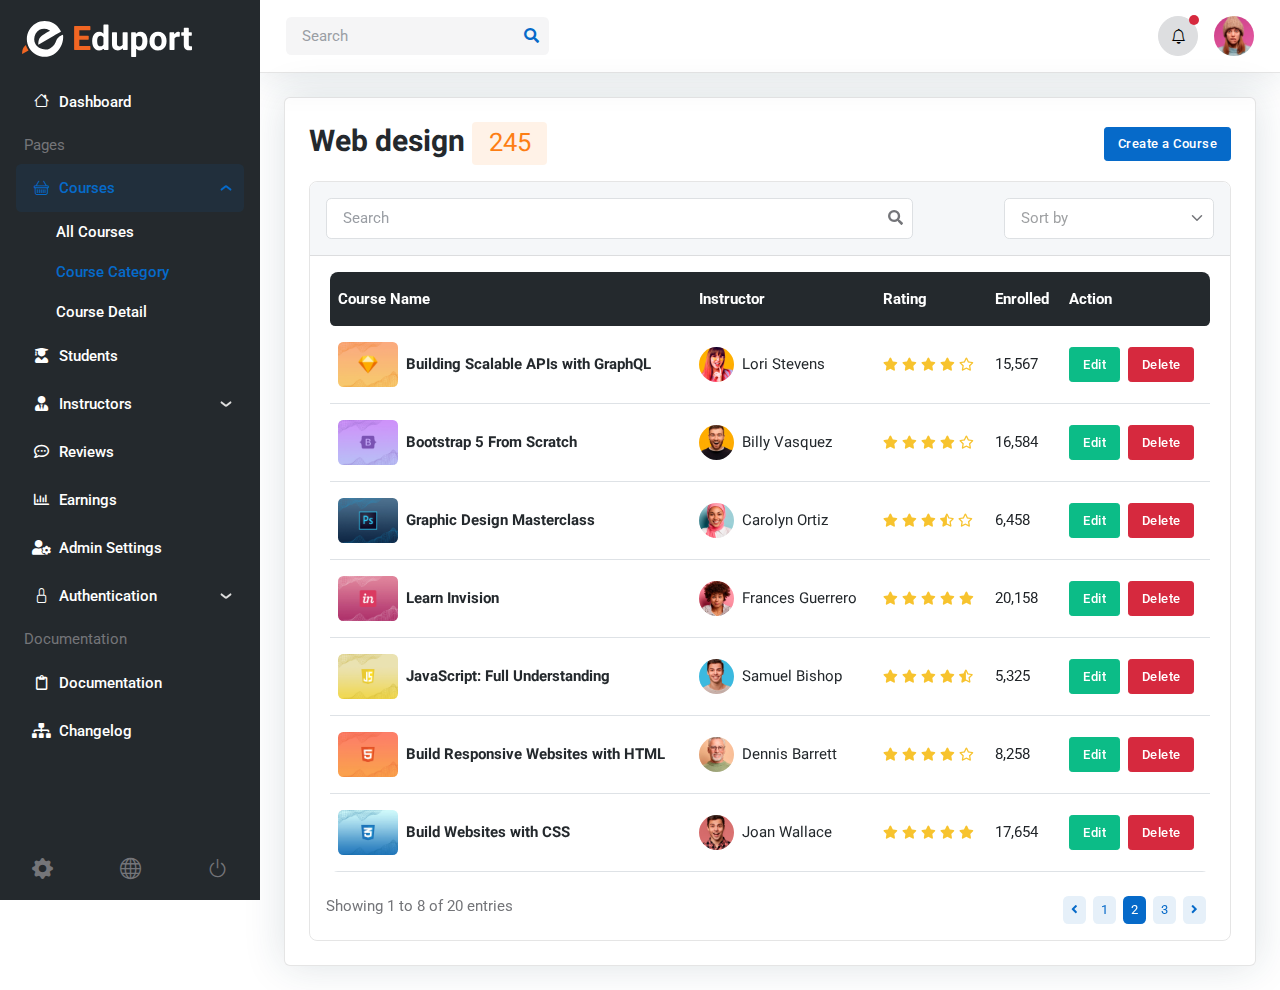
<file: Note/ElearningTemplate/admin-course-category.html>
<!DOCTYPE html>
<html lang="en">

<!-- Mirrored from eduport.webestica.com/admin-course-category.html by HTTrack Website Copier/3.x [XR&CO'2014], Wed, 16 Mar 2022 02:58:40 GMT -->
<head>
	<title>Eduport- LMS, Education and Course Theme</title>

	<!-- Meta Tags -->
	<meta charset="utf-8">
	<meta name="viewport" content="width=device-width, initial-scale=1, shrink-to-fit=no">
	<meta name="author" content="Webestica.com">
	<meta name="description" content="Eduport- LMS, Education and Course Theme">

	<!-- Favicon -->
	<link rel="shortcut icon" href="assets/images/favicon.ico">

	<!-- Google Font -->
	<link rel="preconnect" href="https://fonts.googleapis.com/">
	<link rel="preconnect" href="https://fonts.gstatic.com/" crossorigin>
	<link rel="stylesheet" href="https://fonts.googleapis.com/css2?family=Heebo:wght@400;500;700&amp;family=Roboto:wght@400;500;700&amp;display=swap">

	<!-- Plugins CSS -->
	<link rel="stylesheet" type="text/css" href="assets/vendor/font-awesome/css/all.min.css">
	<link rel="stylesheet" type="text/css" href="assets/vendor/bootstrap-icons/bootstrap-icons.css">
	<link rel="stylesheet" type="text/css" href="assets/vendor/choices/css/choices.min.css">
	<link rel="stylesheet" type="text/css" href="assets/vendor/overlay-scrollbar/css/OverlayScrollbars.min.css">

	<!-- Theme CSS -->
	<link id="style-switch" rel="stylesheet" type="text/css" href="assets/css/style.css">

</head>

<body>


<!-- **************** MAIN CONTENT START **************** -->
<main>
	
<!-- Sidebar START -->
<nav class="navbar sidebar navbar-expand-xl navbar-dark bg-dark">

	<!-- Navbar brand for xl START -->
	<div class="d-flex align-items-center">
		<a class="navbar-brand" href="index.html">
			<img class="navbar-brand-item" src="assets/images/logo-light.svg" alt="">
		</a>
	</div>
	<!-- Navbar brand for xl END -->
	
	<div class="offcanvas offcanvas-start flex-row custom-scrollbar h-100" data-bs-backdrop="true" tabindex="-1" id="offcanvasSidebar">
		<div class="offcanvas-body sidebar-content d-flex flex-column bg-dark">

			<!-- Sidebar menu START -->
			<ul class="navbar-nav flex-column" id="navbar-sidebar">
				
				<!-- Menu item 1 -->
				<li class="nav-item"><a href="admin-dashboard.html" class="nav-link"><i class="bi bi-house fa-fw me-2"></i>Dashboard</a></li>
				
				<!-- Title -->
				<li class="nav-item ms-2 my-2">Pages</li>

				<!-- menu item 2 -->
				<li class="nav-item">
					<a class="nav-link" data-bs-toggle="collapse" href="#collapsepage" role="button" aria-expanded="true" aria-controls="collapsepage">
						<i class="bi bi-basket fa-fw me-2"></i>Courses
					</a>
					<!-- Submenu -->
					<ul class="nav collapse flex-column show" id="collapsepage" data-bs-parent="#navbar-sidebar">
						<li class="nav-item"> <a class="nav-link" href="admin-course-list.html">All Courses</a></li>
						<li class="nav-item"> <a class="nav-link active" href="admin-course-category.html">Course Category</a></li>
						<li class="nav-item"> <a class="nav-link" href="admin-course-detail.html">Course Detail</a></li>
					</ul>
				</li>

				<!-- Menu item 3 -->
				<li class="nav-item"> <a class="nav-link" href="admin-student-list.html"><i class="fas fa-user-graduate fa-fw me-2"></i>Students</a></li>

				<!-- Menu item 4 -->
				<li class="nav-item">
					<a class="nav-link" data-bs-toggle="collapse" href="#collapseinstructors" role="button" aria-expanded="false" aria-controls="collapseinstructors">
						<i class="fas fa-user-tie fa-fw me-2"></i>Instructors
					</a>
					<!-- Submenu -->
					<ul class="nav collapse flex-column" id="collapseinstructors" data-bs-parent="#navbar-sidebar">
						<li class="nav-item"> <a class="nav-link" href="admin-instructor-list.html">Instructors</a></li>
						<li class="nav-item"> <a class="nav-link" href="admin-instructor-detail.html">Instructor Detail</a></li>
						<li class="nav-item"> 
							<a class="nav-link" href="admin-instructor-request.html">Instructor requests
								<span class="badge bg-success text-white rounded-circle ms-2">2</span>
							</a>
						</li>
					</ul>
				</li>
				
				<!-- Menu item 5 -->
				<li class="nav-item"> <a class="nav-link" href="admin-review.html"><i class="far fa-comment-dots fa-fw me-2"></i>Reviews</a></li>

				<!-- Menu item 6 -->
				<li class="nav-item"> <a class="nav-link" href="admin-earning.html"><i class="far fa-chart-bar fa-fw me-2"></i>Earnings</a></li>

				<!-- Menu item 7 -->
				<li class="nav-item"> <a class="nav-link" href="admin-setting.html"><i class="fas fa-user-cog fa-fw me-2"></i>Admin Settings</a></li>

				<!-- Menu item 8 -->
				<li class="nav-item">
					<a class="nav-link" data-bs-toggle="collapse" href="#collapseauthentication" role="button" aria-expanded="false" aria-controls="collapseauthentication">
						<i class="bi bi-lock fa-fw me-2"></i>Authentication
					</a>
					<!-- Submenu -->
					<ul class="nav collapse flex-column" id="collapseauthentication" data-bs-parent="#navbar-sidebar">
						<li class="nav-item"> <a class="nav-link" href="sign-up.html">Sign Up</a></li>
						<li class="nav-item"> <a class="nav-link" href="sign-in.html">Sign In</a></li>
						<li class="nav-item"> <a class="nav-link" href="forgot-password.html">Forgot Password</a></li>
						<li class="nav-item"> <a class="nav-link" href="admin-error-404.html">Error 404</a></li>
					</ul>
				</li>

				<!-- Title -->
				<li class="nav-item ms-2 my-2">Documentation</li>

				<!-- Menu item 9 -->
				<li class="nav-item"> <a class="nav-link" href="docs/index.html"><i class="far fa-clipboard fa-fw me-2"></i>Documentation</a></li>

				<!-- Menu item 10 -->
				<li class="nav-item"> <a class="nav-link" href="docs/changelog.html"><i class="fas fa-sitemap fa-fw me-2"></i>Changelog</a></li>
			</ul>
			<!-- Sidebar menu end -->
			
			<!-- Sidebar footer START -->
			<div class="px-3 mt-auto pt-3">
				<div class="d-flex align-items-center justify-content-between text-primary-hover">
						<a class="h5 mb-0 text-body" href="admin-setting.html" data-bs-toggle="tooltip" data-bs-placement="top" title="Settings">
							<i class="bi bi-gear-fill"></i>
						</a>
						<a class="h5 mb-0 text-body" href="index.html" data-bs-toggle="tooltip" data-bs-placement="top" title="Home">
							<i class="bi bi-globe"></i>
						</a>
						<a class="h5 mb-0 text-body" href="sign-in.html" data-bs-toggle="tooltip" data-bs-placement="top" title="Sign out">
							<i class="bi bi-power"></i>
						</a>
				</div>
			</div>
			<!-- Sidebar footer END -->
		</div>
	</div>
</nav>
<!-- Sidebar END -->

<!-- Page content START -->
<div class="page-content">
	
	<!-- Top bar START -->
	<nav class="top-bar navbar-light border-bottom py-0 py-xl-3">
		<div class="container-fluid p-0">
			<div class="d-flex align-items-center w-100">

				<!-- Logo START -->
				<div class="d-flex align-items-center d-xl-none">
					<a class="navbar-brand" href="index.html">
						<img class="light-mode-item navbar-brand-item h-30px" src="assets/images/logo-mobile.svg" alt="">
						<img class="dark-mode-item navbar-brand-item h-30px" src="assets/images/logo-mobile-light.svg" alt="">
					</a>
				</div>
				<!-- Logo END -->

				<!-- Toggler for sidebar START -->
				<div class="navbar-expand-xl sidebar-offcanvas-menu">
					<button class="navbar-toggler me-auto" type="button" data-bs-toggle="offcanvas" data-bs-target="#offcanvasSidebar" aria-controls="offcanvasSidebar" aria-expanded="false" aria-label="Toggle navigation" data-bs-auto-close="outside">
						<i class="bi bi-text-right fa-fw h2 lh-0 mb-0 rtl-flip" data-bs-target="#offcanvasMenu"> </i>
					</button>
				</div>
				<!-- Toggler for sidebar END -->
				
				<!-- Top bar left -->
				<div class="navbar-expand-lg ms-auto ms-xl-0">
					
					<!-- Toggler for menubar START -->
					<button class="navbar-toggler ms-auto" type="button" data-bs-toggle="collapse" data-bs-target="#navbarTopContent" aria-controls="navbarTopContent" aria-expanded="false" aria-label="Toggle navigation">
						<span class="navbar-toggler-animation">
							<span></span>
							<span></span>
							<span></span>
						</span>
					</button>
					<!-- Toggler for menubar END -->

					<!-- Topbar menu START -->
					<div class="collapse navbar-collapse w-100" id="navbarTopContent">
						<!-- Top search START -->
						<div class="nav my-3 my-xl-0 flex-nowrap align-items-center">
							<div class="nav-item w-100">
								<form class="position-relative">
									<input class="form-control pe-5 bg-secondary bg-opacity-10 border-0" type="search" placeholder="Search" aria-label="Search">
									<button class="btn bg-transparent px-2 py-0 position-absolute top-50 end-0 translate-middle-y" type="submit"><i class="fas fa-search fs-6 text-primary"></i></button>
								</form>
							</div>
						</div>
						<!-- Top search END -->
					</div>
					<!-- Topbar menu END -->
				</div>
				<!-- Top bar left END -->
				
				<!-- Top bar right START -->
				<div class="ms-xl-auto">
					<ul class="navbar-nav flex-row align-items-center">

						<!-- Notification dropdown START -->
						<li class="nav-item ms-2 ms-md-3 dropdown">
							<!-- Notification button -->
							<a class="btn btn-light btn-round mb-0" href="#" role="button" data-bs-toggle="dropdown" aria-expanded="false" data-bs-auto-close="outside">
								<i class="bi bi-bell fa-fw"></i>
							</a>
							<!-- Notification dote -->
							<span class="notif-badge animation-blink"></span>

							<!-- Notification dropdown menu START -->
							<div class="dropdown-menu dropdown-animation dropdown-menu-end dropdown-menu-size-md p-0 shadow-lg border-0">
								<div class="card bg-transparent">
									<div class="card-header bg-transparent border-bottom py-4 d-flex justify-content-between align-items-center">
										<h6 class="m-0">Notifications <span class="badge bg-danger bg-opacity-10 text-danger ms-2">2 new</span></h6>
										<a class="small" href="#">Clear all</a>
									</div>
									<div class="card-body p-0">
										<ul class="list-group list-unstyled list-group-flush">
											<!-- Notif item -->
											<li>
												<a href="#" class="list-group-item-action border-0 border-bottom d-flex p-3">
													<div class="me-3">
														<div class="avatar avatar-md">
															<img class="avatar-img rounded-circle" src="assets/images/avatar/08.jpg" alt="avatar">
														</div>
													</div>
													<div>
														<p class="text-body small m-0">Congratulate <b>Joan Wallace</b> for graduating from <b>Microverse university</b></p>
														<u class="small">Say congrats</u>
													</div>
												</a>
											</li>

											<!-- Notif item -->
											<li>
												<a href="#" class="list-group-item-action border-0 border-bottom d-flex p-3">
													<div class="me-3">
														<div class="avatar avatar-md">
															<img class="avatar-img rounded-circle" src="assets/images/avatar/02.jpg" alt="avatar">
														</div>
													</div>
													<div>
														<h6 class="mb-1">Larry Lawson Added a new course</h6>
														<p class="small text-body m-0">What's new! Find out about new features</p>
														<u class="small">View detail</u>
													</div>
												</a>
											</li>

											<!-- Notif item -->
											<li>
												<a href="#" class="list-group-item-action border-0 border-bottom d-flex p-3">
													<div class="me-3">
														<div class="avatar avatar-md">
															<img class="avatar-img rounded-circle" src="assets/images/avatar/05.jpg" alt="avatar">
														</div>
													</div>
													<div>
														<h6 class="mb-1">New request to apply for Instructor</h6>
														<u class="small">View detail</u>
													</div>
												</a>
											</li>

											<!-- Notif item -->
											<li>
												<a href="#" class="list-group-item-action border-0 border-bottom d-flex p-3">
													<div class="me-3">
														<div class="avatar avatar-md">
															<img class="avatar-img rounded-circle" src="assets/images/avatar/03.jpg" alt="avatar">
														</div>
													</div>
													<div>
														<h6 class="mb-1">Update v2.3 completed successfully</h6>
														<p class="small text-body m-0">What's new! Find out about new features</p>
														<small class="text-body">5 min ago</small>
													</div>
												</a>
											</li>
										</ul>
									</div>
									<!-- Button -->
									<div class="card-footer bg-transparent border-0 py-3 text-center position-relative">
										<a href="#" class="stretched-link">See all incoming activity</a>
									</div>
								</div>
							</div>
							<!-- Notification dropdown menu END -->
						</li>
						<!-- Notification dropdown END -->

						<!-- Profile dropdown START -->
						<li class="nav-item ms-2 ms-md-3 dropdown">
							<!-- Avatar -->
							<a class="avatar avatar-sm p-0" href="#" id="profileDropdown" role="button" data-bs-auto-close="outside" data-bs-display="static" data-bs-toggle="dropdown" aria-expanded="false">
								<img class="avatar-img rounded-circle" src="assets/images/avatar/01.jpg" alt="avatar">
							</a>

							<!-- Profile dropdown START -->
							<ul class="dropdown-menu dropdown-animation dropdown-menu-end shadow pt-3" aria-labelledby="profileDropdown">
								<!-- Profile info -->
								<li class="px-3">
									<div class="d-flex align-items-center">
										<!-- Avatar -->
										<div class="avatar me-3">
											<img class="avatar-img rounded-circle shadow" src="assets/images/avatar/01.jpg" alt="avatar">
										</div>
										<div>
											<a class="h6 mt-2 mt-sm-0" href="#">Lori Ferguson</a>
											<p class="small m-0">example@gmail.com</p>
										</div>
									</div>
									<hr>
								</li>

								<!-- Links -->
								<li><a class="dropdown-item" href="#"><i class="bi bi-person fa-fw me-2"></i>Edit Profile</a></li>
								<li><a class="dropdown-item" href="#"><i class="bi bi-gear fa-fw me-2"></i>Account Settings</a></li>
								<li><a class="dropdown-item" href="#"><i class="bi bi-info-circle fa-fw me-2"></i>Help</a></li>
								<li><a class="dropdown-item bg-danger-soft-hover" href="#"><i class="bi bi-power fa-fw me-2"></i>Sign Out</a></li>
								<li> <hr class="dropdown-divider"></li>

								<!-- Dark mode switch START -->
								<li>
									<div class="modeswitch-wrap" id="darkModeSwitch">
										<div class="modeswitch-item">
											<div class="modeswitch-icon"></div>
										</div>
										<span>Dark mode</span>
									</div>
								</li> 
								<!-- Dark mode switch END -->
							</ul>
							<!-- Profile dropdown END -->
						</li>
						<!-- Profile dropdown END -->
					</ul>
				</div>
				<!-- Top bar right END -->
			</div>
		</div>
	</nav>
	<!-- Top bar END -->

	<!-- Page main content START -->
	<div class="page-content-wrapper border">

		<!-- Title -->
		<div class="row mb-3">
			<div class="col-12 d-sm-flex justify-content-between align-items-center">
				<h1 class="h3 mb-2 mb-sm-0">Web design <span class="badge bg-orange bg-opacity-10 text-orange">245</span></h1>
				<a href="instructor-create-course.html" class="btn btn-sm btn-primary mb-0">Create a Course</a>
			</div>
		</div>

		<!-- Card START -->
		<div class="card bg-transparent border">

			<!-- Card header START -->
			<div class="card-header bg-light border-bottom">
				<!-- Search and select START -->
				<div class="row g-3 align-items-center justify-content-between">

					<!-- Search bar -->
					<div class="col-md-8">
						<form class="rounded position-relative">
							<input class="form-control bg-body" type="search" placeholder="Search" aria-label="Search">
							<button class="btn bg-transparent px-2 py-0 position-absolute top-50 end-0 translate-middle-y" type="submit"><i class="fas fa-search fs-6 "></i></button>
						</form>
					</div>

					<!-- Select option -->
					<div class="col-md-3">
						<!-- Short by filter -->
						<form>
							<select class="form-select js-choice border-0 z-index-9" aria-label=".form-select-sm">
								<option value="">Sort by</option>
								<option>Newest</option>
								<option>Oldest</option>
								<option>Accepted</option>
								<option>Rejected</option>
							</select>
						</form>
					</div>
				</div>
				<!-- Search and select END -->
			</div>
			<!-- Card header END -->

			<!-- Card body START -->
			<div class="card-body">
				<!-- Course table START -->
				<div class="table-responsive border-0 rounded-3">
					<!-- Table START -->
					<table class="table table-dark-gray align-middle p-4 mb-0 table-hover">
						<!-- Table head -->
						<thead>
							<tr>
								<th scope="col" class="border-0 rounded-start">Course Name</th>
								<th scope="col" class="border-0">Instructor</th>
								<th scope="col" class="border-0">Rating</th>
								<th scope="col" class="border-0">Enrolled</th>
								<th scope="col" class="border-0 rounded-end">Action</th>
							</tr>
						</thead>

						<!-- Table body START -->
						<tbody>
							
							<!-- Table row -->
							<tr>
								<!-- Table data -->
								<td>
									<div class="d-flex align-items-center position-relative">
										<!-- Image -->
										<div class="w-60px">
											<img src="assets/images/courses/4by3/08.jpg" class="rounded" alt="">
										</div>
										<!-- Title -->
										<h6 class="mb-0 ms-2">	
											<a href="#" class="stretched-link">Building Scalable APIs with GraphQL</a>
										</h6>
									</div>
								</td>

								<!-- Table data -->
								<td>
									<div class="d-flex align-items-center">
										<!-- Avatar -->
										<div class="avatar avatar-xs flex-shrink-0">
											<img class="avatar-img rounded-circle" src="assets/images/avatar/09.jpg" alt="avatar">
										</div>
										<!-- Info -->
										<div class="ms-2">
											<h6 class="mb-0 fw-light">Lori Stevens</h6>
										</div>
									</div>
								</td>

								<!-- Table data -->
								<td>
									<ul class="list-inline mb-0">
										<li class="list-inline-item me-0 small"><i class="fas fa-star text-warning"></i></li>
										<li class="list-inline-item me-0 small"><i class="fas fa-star text-warning"></i></li>
										<li class="list-inline-item me-0 small"><i class="fas fa-star text-warning"></i></li>
										<li class="list-inline-item me-0 small"><i class="fas fa-star text-warning"></i></li>
										<li class="list-inline-item me-0 small"><i class="far fa-star text-warning"></i></li>
									</ul>
								</td>

								<!-- Table data -->
								<td> 15,567</td>

								<!-- Table data -->
								<td>
									<a href="#" class="btn btn-sm btn-success me-1 mb-1 mb-md-0">Edit</a>
									<button class="btn btn-sm btn-danger mb-0">Delete</button>
								</td>
							</tr>

							<!-- Table row -->
							<tr>
								<!-- Table data -->
								<td>
									<div class="d-flex align-items-center position-relative">
										<!-- Image -->
										<div class="w-60px">
											<img src="assets/images/courses/4by3/10.jpg" class="rounded" alt="">
										</div>
										<!-- Title -->
										<h6 class="mb-0 ms-2">	
											<a href="#" class="stretched-link">Bootstrap 5 From Scratch</a>
										</h6>
									</div>
								</td>

								<!-- Table data -->
								<td>
									<div class="d-flex align-items-center">
										<!-- Avatar -->
										<div class="avatar avatar-xs flex-shrink-0">
											<img class="avatar-img rounded-circle" src="assets/images/avatar/04.jpg" alt="avatar">
										</div>
										<!-- Info -->
										<div class="ms-2">
											<h6 class="mb-0 fw-light">Billy Vasquez</h6>
										</div>
									</div>
								</td>

								<!-- Table data -->
								<td>
									<ul class="list-inline mb-0">
										<li class="list-inline-item me-0 small"><i class="fas fa-star text-warning"></i></li>
										<li class="list-inline-item me-0 small"><i class="fas fa-star text-warning"></i></li>
										<li class="list-inline-item me-0 small"><i class="fas fa-star text-warning"></i></li>
										<li class="list-inline-item me-0 small"><i class="fas fa-star text-warning"></i></li>
										<li class="list-inline-item me-0 small"><i class="far fa-star text-warning"></i></li>
									</ul>
								</td>

								<!-- Table data -->
								<td>16,584</td>

								<!-- Table data -->
								<td>
									<a href="#" class="btn btn-sm btn-success me-1 mb-1 mb-md-0">Edit</a>
									<button class="btn btn-sm btn-danger mb-0">Delete</button>
								</td>
							</tr>

							<!-- Table row -->
							<tr>
								<!-- Table data -->
								<td>
									<div class="d-flex align-items-center position-relative">
										<!-- Image -->
										<div class="w-60px">
											<img src="assets/images/courses/4by3/02.jpg" class="rounded" alt="">
										</div>
										<!-- Title -->
										<h6 class="mb-0 ms-2">	
											<a href="#" class="stretched-link">Graphic Design Masterclass</a>
										</h6>
									</div>
								</td>

								<!-- Table data -->
								<td>
									<div class="d-flex align-items-center">
										<!-- Avatar -->
										<div class="avatar avatar-xs flex-shrink-0">
											<img class="avatar-img rounded-circle" src="assets/images/avatar/05.jpg" alt="avatar">
										</div>
										<!-- Info -->
										<div class="ms-2">
											<h6 class="mb-0 fw-light">Carolyn Ortiz</h6>
										</div>
									</div>
								</td>

								<!-- Table data -->
								<td>
									<ul class="list-inline mb-0">
										<li class="list-inline-item me-0 small"><i class="fas fa-star text-warning"></i></li>
										<li class="list-inline-item me-0 small"><i class="fas fa-star text-warning"></i></li>
										<li class="list-inline-item me-0 small"><i class="fas fa-star text-warning"></i></li>
										<li class="list-inline-item me-0 small"><i class="fas fa-star-half-alt text-warning"></i></li>
										<li class="list-inline-item me-0 small"><i class="far fa-star text-warning"></i></li>
									</ul>
								</td>

								<!-- Table data -->
								<td>6,458</td>

								<!-- Table data -->
								<td>
									<a href="#" class="btn btn-sm btn-success me-1 mb-1 mb-md-0">Edit</a>
									<button class="btn btn-sm btn-danger mb-0">Delete</button>
								</td>
							</tr>

							<!-- Table row -->
							<tr>
								<!-- Table data -->
								<td>
									<div class="d-flex align-items-center position-relative">
										<!-- Image -->
										<div class="w-60px">
											<img src="assets/images/courses/4by3/04.jpg" class="rounded" alt="">
										</div>
										<!-- Title -->
										<h6 class="mb-0 ms-2">	
											<a href="#" class="stretched-link">Learn Invision</a>
										</h6>
									</div>
								</td>

								<!-- Table data -->
								<td>
									<div class="d-flex align-items-center">
										<!-- Avatar -->
										<div class="avatar avatar-xs flex-shrink-0">
											<img class="avatar-img rounded-circle" src="assets/images/avatar/06.jpg" alt="avatar">
										</div>
										<!-- Info -->
										<div class="ms-2">
											<h6 class="mb-0 fw-light">Frances Guerrero</h6>
										</div>
									</div>
								</td>

								<!-- Table data -->
								<td>
									<ul class="list-inline mb-0">
										<li class="list-inline-item me-0 small"><i class="fas fa-star text-warning"></i></li>
										<li class="list-inline-item me-0 small"><i class="fas fa-star text-warning"></i></li>
										<li class="list-inline-item me-0 small"><i class="fas fa-star text-warning"></i></li>
										<li class="list-inline-item me-0 small"><i class="fas fa-star text-warning"></i></li>
										<li class="list-inline-item me-0 small"><i class="fas fa-star text-warning"></i></li>
									</ul>
								</td>

								<!-- Table data -->
								<td>20,158</td>

								<!-- Table data -->
								<td>
									<a href="#" class="btn btn-sm btn-success me-1 mb-1 mb-md-0">Edit</a>
									<button class="btn btn-sm btn-danger mb-0">Delete</button>
								</td>
							</tr>

							<!-- Table row -->
							<tr>
								<!-- Table data -->
								<td>
									<div class="d-flex align-items-center position-relative">
										<!-- Image -->
										<div class="w-60px">
											<img src="assets/images/courses/4by3/09.jpg" class="rounded" alt="">
										</div>
										<!-- Title -->
										<h6 class="mb-0 ms-2">	
											<a href="#" class="stretched-link">JavaScript: Full Understanding</a>
										</h6>
									</div>
								</td>

								<!-- Table data -->
								<td>
									<div class="d-flex align-items-center">
										<!-- Avatar -->
										<div class="avatar avatar-xs flex-shrink-0">
											<img class="avatar-img rounded-circle" src="assets/images/avatar/08.jpg" alt="avatar">
										</div>
										<!-- Info -->
										<div class="ms-2">
											<h6 class="mb-0 fw-light">Samuel Bishop</h6>
										</div>
									</div>
								</td>

								<!-- Table data -->
								<td>
									<ul class="list-inline mb-0">
										<li class="list-inline-item me-0 small"><i class="fas fa-star text-warning"></i></li>
										<li class="list-inline-item me-0 small"><i class="fas fa-star text-warning"></i></li>
										<li class="list-inline-item me-0 small"><i class="fas fa-star text-warning"></i></li>
										<li class="list-inline-item me-0 small"><i class="fas fa-star text-warning"></i></li>
										<li class="list-inline-item me-0 small"><i class="fas fa-star-half-alt text-warning"></i></li>
									</ul>
								</td>

								<!-- Table data -->
								<td>5,325</td>

								<!-- Table data -->
								<td>
									<a href="#" class="btn btn-sm btn-success me-1 mb-1 mb-md-0">Edit</a>
									<button class="btn btn-sm btn-danger mb-0">Delete</button>
								</td>
							</tr>

							<!-- Table row -->
							<tr>
								<!-- Table data -->
								<td>
									<div class="d-flex align-items-center position-relative">
										<!-- Image -->
										<div class="w-60px">
											<img src="assets/images/courses/4by3/11.jpg" class="rounded" alt="">
										</div>
										<!-- Title -->
										<h6 class="mb-0 ms-2">	
											<a href="#" class="stretched-link">Build Responsive Websites with HTML</a>
										</h6>
									</div>
								</td>

								<!-- Table data -->
								<td>
									<div class="d-flex align-items-center">
										<!-- Avatar -->
										<div class="avatar avatar-xs flex-shrink-0">
											<img class="avatar-img rounded-circle" src="assets/images/avatar/02.jpg" alt="avatar">
										</div>
										<!-- Info -->
										<div class="ms-2">
											<h6 class="mb-0 fw-light">Dennis Barrett</h6>
										</div>
									</div>
								</td>

								<!-- Table data -->
								<td>
									<ul class="list-inline mb-0">
										<li class="list-inline-item me-0 small"><i class="fas fa-star text-warning"></i></li>
										<li class="list-inline-item me-0 small"><i class="fas fa-star text-warning"></i></li>
										<li class="list-inline-item me-0 small"><i class="fas fa-star text-warning"></i></li>
										<li class="list-inline-item me-0 small"><i class="fas fa-star text-warning"></i></li>
										<li class="list-inline-item me-0 small"><i class="far fa-star text-warning"></i></li>
									</ul>
								</td>

								<!-- Table data -->
								<td>8,258</td>

								<!-- Table data -->
								<td>
									<a href="#" class="btn btn-sm btn-success me-1 mb-1 mb-md-0">Edit</a>
									<button class="btn btn-sm btn-danger mb-0">Delete</button>
								</td>
							</tr>

							<!-- Table row -->
							<tr>
								<!-- Table data -->
								<td>
									<div class="d-flex align-items-center position-relative">
										<!-- Image -->
										<div class="w-60px">
											<img src="assets/images/courses/4by3/12.jpg" class="rounded" alt="">
										</div>
										<!-- Title -->
										<h6 class="mb-0 ms-2">	
											<a href="#" class="stretched-link">Build Websites with CSS</a>
										</h6>
									</div>
								</td>

								<!-- Table data -->
								<td>
									<div class="d-flex align-items-center">
										<!-- Avatar -->
										<div class="avatar avatar-xs flex-shrink-0">
											<img class="avatar-img rounded-circle" src="assets/images/avatar/03.jpg" alt="avatar">
										</div>
										<!-- Info -->
										<div class="ms-2">
											<h6 class="mb-0 fw-light">Joan Wallace</h6>
										</div>
									</div>
								</td>

								<!-- Table data -->
								<td>
									<ul class="list-inline mb-0">
										<li class="list-inline-item me-0 small"><i class="fas fa-star text-warning"></i></li>
										<li class="list-inline-item me-0 small"><i class="fas fa-star text-warning"></i></li>
										<li class="list-inline-item me-0 small"><i class="fas fa-star text-warning"></i></li>
										<li class="list-inline-item me-0 small"><i class="fas fa-star text-warning"></i></li>
										<li class="list-inline-item me-0 small"><i class="fas fa-star text-warning"></i></li>
									</ul>
								</td>

								<!-- Table data -->
								<td>17,654</td>

								<!-- Table data -->
								<td>
									<a href="#" class="btn btn-sm btn-success me-1 mb-1 mb-md-0">Edit</a>
									<button class="btn btn-sm btn-danger mb-0">Delete</button>
								</td>
							</tr>

						</tbody>
						<!-- Table body END -->
					</table>
					<!-- Table END -->
				</div>
				<!-- Course table END -->
			</div>
			<!-- Card body END -->

			<!-- Card footer START -->
			<div class="card-footer bg-transparent pt-0">
				<!-- Pagination START -->
				<div class="d-sm-flex justify-content-sm-between align-items-sm-center">
					<!-- Content -->
					<p class="mb-0 text-center text-sm-start">Showing 1 to 8 of 20 entries</p>
					<!-- Pagination -->
					<nav class="d-flex justify-content-center mb-0" aria-label="navigation">
						<ul class="pagination pagination-sm pagination-primary-soft mb-0 pb-0">
							<li class="page-item mb-0"><a class="page-link" href="#" tabindex="-1"><i class="fas fa-angle-left"></i></a></li>
							<li class="page-item mb-0"><a class="page-link" href="#">1</a></li>
							<li class="page-item mb-0 active"><a class="page-link" href="#">2</a></li>
							<li class="page-item mb-0"><a class="page-link" href="#">3</a></li>
							<li class="page-item mb-0"><a class="page-link" href="#"><i class="fas fa-angle-right"></i></a></li>
						</ul>
					</nav>
				</div>
				<!-- Pagination END -->
			</div>
			<!-- Card footer END -->
		</div>
		<!-- Card END -->
	</div>
	<!-- Page main content END -->
</div>
<!-- Page content END -->

</main>
<!-- **************** MAIN CONTENT END **************** -->

<!-- Back to top -->
<div class="back-top"><i class="bi bi-arrow-up-short position-absolute top-50 start-50 translate-middle"></i></div>

<!-- Bootstrap JS -->
<script src="assets/vendor/bootstrap/dist/js/bootstrap.bundle.min.js"></script>

<!-- Vendors -->
<script src="assets/vendor/choices/js/choices.min.js"></script>
<script src="assets/vendor/overlay-scrollbar/js/OverlayScrollbars.min.js"></script>

<!-- Template Functions -->
<script src="assets/js/functions.js"></script>

</body>

<!-- Mirrored from eduport.webestica.com/admin-course-category.html by HTTrack Website Copier/3.x [XR&CO'2014], Wed, 16 Mar 2022 02:58:40 GMT -->
</html>
</file>
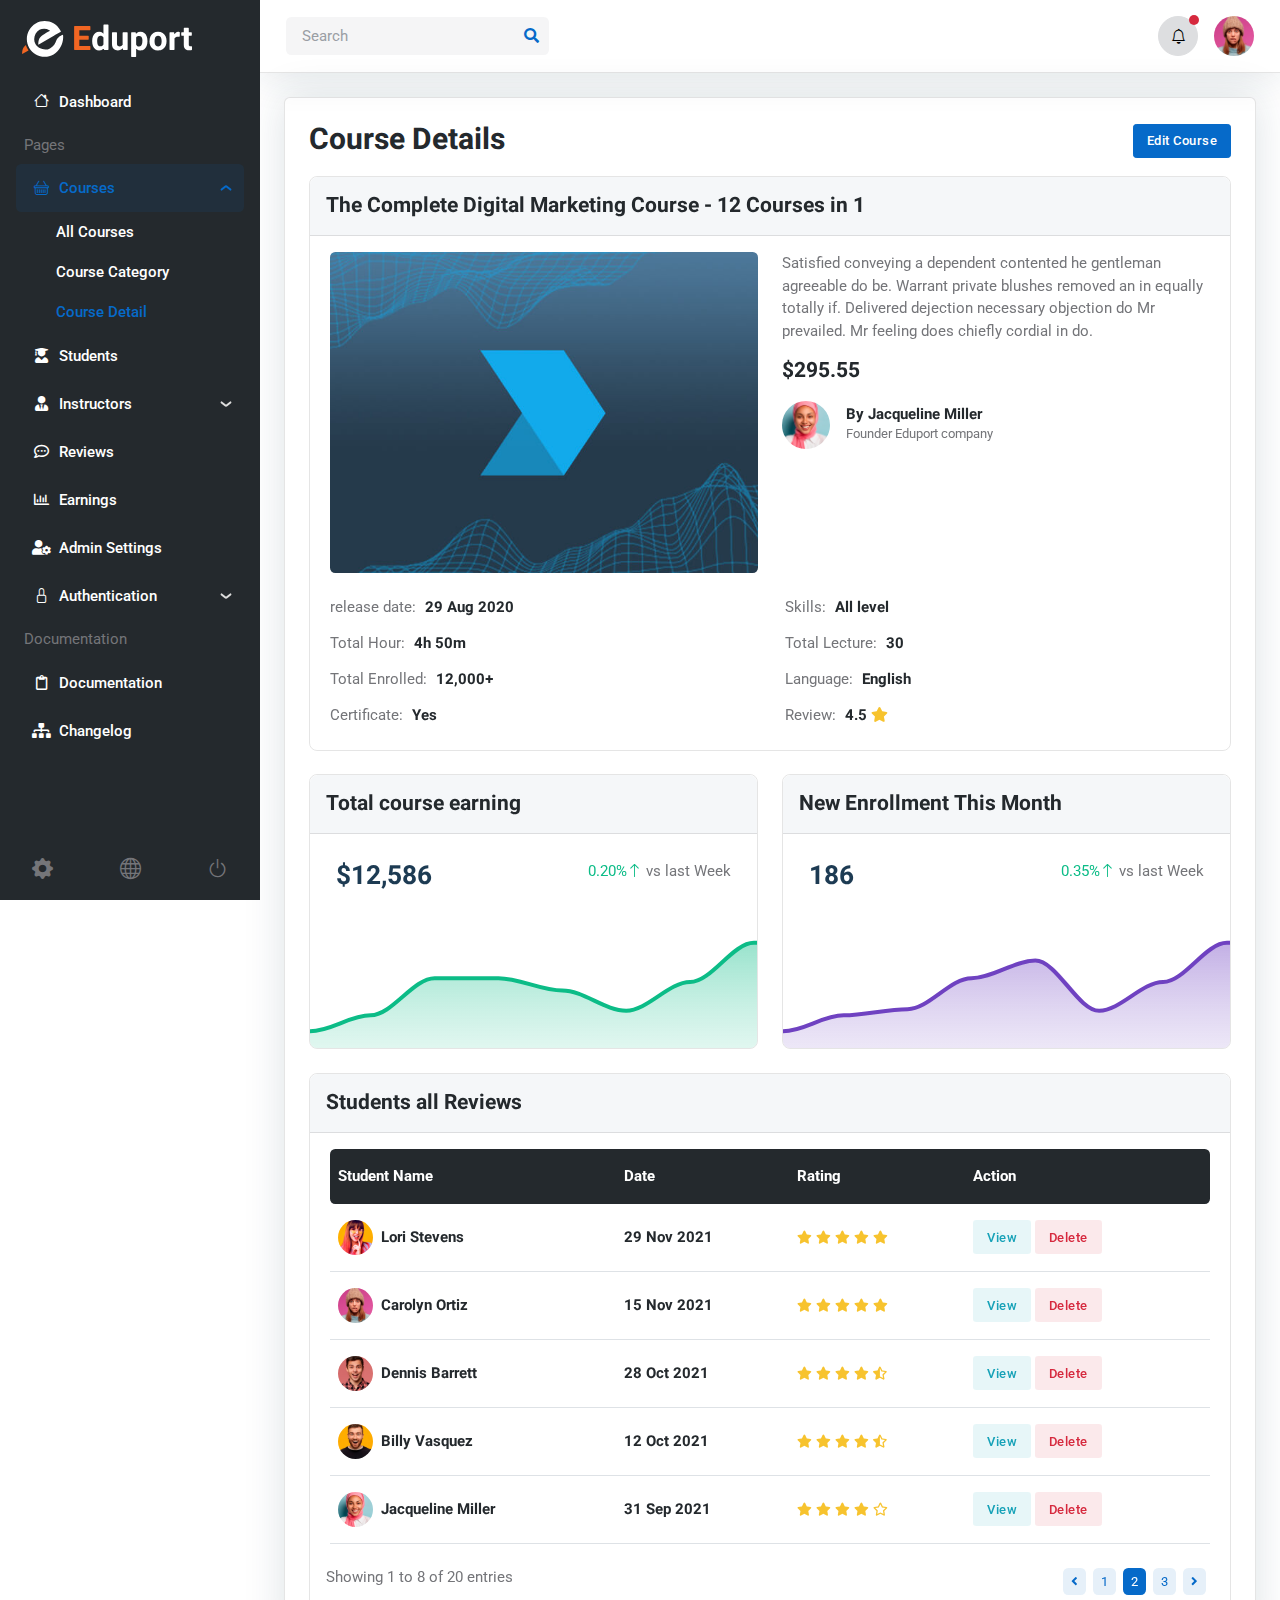
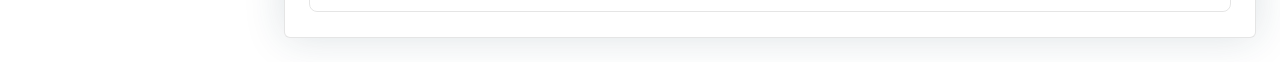
<file: Note/ElearningTemplate/admin-course-detail.html>
<!DOCTYPE html>
<html lang="en">

<!-- Mirrored from eduport.webestica.com/admin-course-detail.html by HTTrack Website Copier/3.x [XR&CO'2014], Wed, 16 Mar 2022 02:58:40 GMT -->
<head>
	<title>Eduport- LMS, Education and Course Theme</title>

	<!-- Meta Tags -->
	<meta charset="utf-8">
	<meta name="viewport" content="width=device-width, initial-scale=1, shrink-to-fit=no">
	<meta name="author" content="Webestica.com">
	<meta name="description" content="Eduport- LMS, Education and Course Theme">

	<!-- Favicon -->
	<link rel="shortcut icon" href="assets/images/favicon.ico">

	<!-- Google Font -->
	<link rel="preconnect" href="https://fonts.googleapis.com/">
	<link rel="preconnect" href="https://fonts.gstatic.com/" crossorigin>
	<link rel="stylesheet" href="https://fonts.googleapis.com/css2?family=Heebo:wght@400;500;700&amp;family=Roboto:wght@400;500;700&amp;display=swap">

	<!-- Plugins CSS -->
	<link rel="stylesheet" type="text/css" href="assets/vendor/font-awesome/css/all.min.css">
	<link rel="stylesheet" type="text/css" href="assets/vendor/bootstrap-icons/bootstrap-icons.css">
	<link rel="stylesheet" type="text/css" href="assets/vendor/choices/css/choices.min.css">
	<link rel="stylesheet" type="text/css" href="assets/vendor/apexcharts/css/apexcharts.css">
	<link rel="stylesheet" type="text/css" href="assets/vendor/overlay-scrollbar/css/OverlayScrollbars.min.css">

	<!-- Theme CSS -->
	<link id="style-switch" rel="stylesheet" type="text/css" href="assets/css/style.css">

</head>

<body>


<!-- **************** MAIN CONTENT START **************** -->
<main>
	
<!-- Sidebar START -->
<nav class="navbar sidebar navbar-expand-xl navbar-dark bg-dark">

	<!-- Navbar brand for xl START -->
	<div class="d-flex align-items-center">
		<a class="navbar-brand" href="index.html">
			<img class="navbar-brand-item" src="assets/images/logo-light.svg" alt="">
		</a>
	</div>
	<!-- Navbar brand for xl END -->
	
	<div class="offcanvas offcanvas-start flex-row custom-scrollbar h-100" data-bs-backdrop="true" tabindex="-1" id="offcanvasSidebar">
		<div class="offcanvas-body sidebar-content d-flex flex-column bg-dark">

			<!-- Sidebar menu START -->
			<ul class="navbar-nav flex-column" id="navbar-sidebar">
				
				<!-- Menu item 1 -->
				<li class="nav-item"><a href="admin-dashboard.html" class="nav-link"><i class="bi bi-house fa-fw me-2"></i>Dashboard</a></li>
				
				<!-- Title -->
				<li class="nav-item ms-2 my-2">Pages</li>

				<!-- menu item 2 -->
				<li class="nav-item">
					<a class="nav-link" data-bs-toggle="collapse" href="#collapsepage" role="button" aria-expanded="true" aria-controls="collapsepage">
						<i class="bi bi-basket fa-fw me-2"></i>Courses
					</a>
					<!-- Submenu -->
					<ul class="nav collapse flex-column show" id="collapsepage" data-bs-parent="#navbar-sidebar">
						<li class="nav-item"> <a class="nav-link" href="admin-course-list.html">All Courses</a></li>
						<li class="nav-item"> <a class="nav-link" href="admin-course-category.html">Course Category</a></li>
						<li class="nav-item"> <a class="nav-link active" href="admin-course-detail.html">Course Detail</a></li>
					</ul>
				</li>

				<!-- Menu item 3 -->
				<li class="nav-item"> <a class="nav-link" href="admin-student-list.html"><i class="fas fa-user-graduate fa-fw me-2"></i>Students</a></li>

				<!-- Menu item 4 -->
				<li class="nav-item">
					<a class="nav-link" data-bs-toggle="collapse" href="#collapseinstructors" role="button" aria-expanded="false" aria-controls="collapseinstructors">
						<i class="fas fa-user-tie fa-fw me-2"></i>Instructors
					</a>
					<!-- Submenu -->
					<ul class="nav collapse flex-column" id="collapseinstructors" data-bs-parent="#navbar-sidebar">
						<li class="nav-item"> <a class="nav-link" href="admin-instructor-list.html">Instructors</a></li>
						<li class="nav-item"> <a class="nav-link" href="admin-instructor-detail.html">Instructor Detail</a></li>
						<li class="nav-item"> 
							<a class="nav-link" href="admin-instructor-request.html">Instructor requests
								<span class="badge bg-success text-white rounded-circle ms-2">2</span>
							</a>
						</li>
					</ul>
				</li>
				
				<!-- Menu item 5 -->
				<li class="nav-item"> <a class="nav-link" href="admin-review.html"><i class="far fa-comment-dots fa-fw me-2"></i>Reviews</a></li>

				<!-- Menu item 6 -->
				<li class="nav-item"> <a class="nav-link" href="admin-earning.html"><i class="far fa-chart-bar fa-fw me-2"></i>Earnings</a></li>

				<!-- Menu item 7 -->
				<li class="nav-item"> <a class="nav-link" href="admin-setting.html"><i class="fas fa-user-cog fa-fw me-2"></i>Admin Settings</a></li>

				<!-- Menu item 8 -->
				<li class="nav-item">
					<a class="nav-link" data-bs-toggle="collapse" href="#collapseauthentication" role="button" aria-expanded="false" aria-controls="collapseauthentication">
						<i class="bi bi-lock fa-fw me-2"></i>Authentication
					</a>
					<!-- Submenu -->
					<ul class="nav collapse flex-column" id="collapseauthentication" data-bs-parent="#navbar-sidebar">
						<li class="nav-item"> <a class="nav-link" href="sign-up.html">Sign Up</a></li>
						<li class="nav-item"> <a class="nav-link" href="sign-in.html">Sign In</a></li>
						<li class="nav-item"> <a class="nav-link" href="forgot-password.html">Forgot Password</a></li>
						<li class="nav-item"> <a class="nav-link" href="admin-error-404.html">Error 404</a></li>
					</ul>
				</li>

				<!-- Title -->
				<li class="nav-item ms-2 my-2">Documentation</li>

				<!-- Menu item 9 -->
				<li class="nav-item"> <a class="nav-link" href="docs/index.html"><i class="far fa-clipboard fa-fw me-2"></i>Documentation</a></li>

				<!-- Menu item 10 -->
				<li class="nav-item"> <a class="nav-link" href="docs/changelog.html"><i class="fas fa-sitemap fa-fw me-2"></i>Changelog</a></li>
			</ul>
			<!-- Sidebar menu end -->
			
			<!-- Sidebar footer START -->
			<div class="px-3 mt-auto pt-3">
				<div class="d-flex align-items-center justify-content-between text-primary-hover">
						<a class="h5 mb-0 text-body" href="admin-setting.html" data-bs-toggle="tooltip" data-bs-placement="top" title="Settings">
							<i class="bi bi-gear-fill"></i>
						</a>
						<a class="h5 mb-0 text-body" href="index.html" data-bs-toggle="tooltip" data-bs-placement="top" title="Home">
							<i class="bi bi-globe"></i>
						</a>
						<a class="h5 mb-0 text-body" href="sign-in.html" data-bs-toggle="tooltip" data-bs-placement="top" title="Sign out">
							<i class="bi bi-power"></i>
						</a>
				</div>
			</div>
			<!-- Sidebar footer END -->
			
		</div>
	</div>
</nav>
<!-- Sidebar END -->

<!-- Page content START -->
<div class="page-content">
	
	<!-- Top bar START -->
	<nav class="top-bar navbar-light border-bottom py-0 py-xl-3">
		<div class="container-fluid p-0">
			<div class="d-flex align-items-center w-100">

				<!-- Logo START -->
				<div class="d-flex align-items-center d-xl-none">
					<a class="navbar-brand" href="index.html">
						<img class="light-mode-item navbar-brand-item h-30px" src="assets/images/logo-mobile.svg" alt="">
						<img class="dark-mode-item navbar-brand-item h-30px" src="assets/images/logo-mobile-light.svg" alt="">
					</a>
				</div>
				<!-- Logo END -->

				<!-- Toggler for sidebar START -->
				<div class="navbar-expand-xl sidebar-offcanvas-menu">
					<button class="navbar-toggler me-auto" type="button" data-bs-toggle="offcanvas" data-bs-target="#offcanvasSidebar" aria-controls="offcanvasSidebar" aria-expanded="false" aria-label="Toggle navigation" data-bs-auto-close="outside">
						<i class="bi bi-text-right fa-fw h2 lh-0 mb-0 rtl-flip" data-bs-target="#offcanvasMenu"> </i>
					</button>
				</div>
				<!-- Toggler for sidebar END -->
				
				<!-- Top bar left -->
				<div class="navbar-expand-lg ms-auto ms-xl-0">
					
					<!-- Toggler for menubar START -->
					<button class="navbar-toggler ms-auto" type="button" data-bs-toggle="collapse" data-bs-target="#navbarTopContent" aria-controls="navbarTopContent" aria-expanded="false" aria-label="Toggle navigation">
						<span class="navbar-toggler-animation">
							<span></span>
							<span></span>
							<span></span>
						</span>
					</button>
					<!-- Toggler for menubar END -->

					<!-- Topbar menu START -->
					<div class="collapse navbar-collapse w-100" id="navbarTopContent">
						<!-- Top search START -->
						<div class="nav my-3 my-xl-0 flex-nowrap align-items-center">
							<div class="nav-item w-100">
								<form class="position-relative">
									<input class="form-control pe-5 bg-secondary bg-opacity-10 border-0" type="search" placeholder="Search" aria-label="Search">
									<button class="btn bg-transparent px-2 py-0 position-absolute top-50 end-0 translate-middle-y" type="submit"><i class="fas fa-search fs-6 text-primary"></i></button>
								</form>
							</div>
						</div>
						<!-- Top search END -->
					</div>
					<!-- Topbar menu END -->
				</div>
				<!-- Top bar left END -->
				
				<!-- Top bar right START -->
				<div class="ms-xl-auto">
					<ul class="navbar-nav flex-row align-items-center">

						<!-- Notification dropdown START -->
						<li class="nav-item ms-2 ms-md-3 dropdown">
							<!-- Notification button -->
							<a class="btn btn-light btn-round mb-0" href="#" role="button" data-bs-toggle="dropdown" aria-expanded="false" data-bs-auto-close="outside">
								<i class="bi bi-bell fa-fw"></i>
							</a>
							<!-- Notification dote -->
							<span class="notif-badge animation-blink"></span>

							<!-- Notification dropdown menu START -->
							<div class="dropdown-menu dropdown-animation dropdown-menu-end dropdown-menu-size-md p-0 shadow-lg border-0">
								<div class="card bg-transparent">
									<div class="card-header bg-transparent border-bottom py-4 d-flex justify-content-between align-items-center">
										<h6 class="m-0">Notifications <span class="badge bg-danger bg-opacity-10 text-danger ms-2">2 new</span></h6>
										<a class="small" href="#">Clear all</a>
									</div>
									<div class="card-body p-0">
										<ul class="list-group list-unstyled list-group-flush">
											<!-- Notif item -->
											<li>
												<a href="#" class="list-group-item-action border-0 border-bottom d-flex p-3">
													<div class="me-3">
														<div class="avatar avatar-md">
															<img class="avatar-img rounded-circle" src="assets/images/avatar/08.jpg" alt="avatar">
														</div>
													</div>
													<div>
														<p class="text-body small m-0">Congratulate <b>Joan Wallace</b> for graduating from <b>Microverse university</b></p>
														<u class="small">Say congrats</u>
													</div>
												</a>
											</li>

											<!-- Notif item -->
											<li>
												<a href="#" class="list-group-item-action border-0 border-bottom d-flex p-3">
													<div class="me-3">
														<div class="avatar avatar-md">
															<img class="avatar-img rounded-circle" src="assets/images/avatar/02.jpg" alt="avatar">
														</div>
													</div>
													<div>
														<h6 class="mb-1">Larry Lawson Added a new course</h6>
														<p class="small text-body m-0">What's new! Find out about new features</p>
														<u class="small">View detail</u>
													</div>
												</a>
											</li>

											<!-- Notif item -->
											<li>
												<a href="#" class="list-group-item-action border-0 border-bottom d-flex p-3">
													<div class="me-3">
														<div class="avatar avatar-md">
															<img class="avatar-img rounded-circle" src="assets/images/avatar/05.jpg" alt="avatar">
														</div>
													</div>
													<div>
														<h6 class="mb-1">New request to apply for Instructor</h6>
														<u class="small">View detail</u>
													</div>
												</a>
											</li>

											<!-- Notif item -->
											<li>
												<a href="#" class="list-group-item-action border-0 border-bottom d-flex p-3">
													<div class="me-3">
														<div class="avatar avatar-md">
															<img class="avatar-img rounded-circle" src="assets/images/avatar/03.jpg" alt="avatar">
														</div>
													</div>
													<div>
														<h6 class="mb-1">Update v2.3 completed successfully</h6>
														<p class="small text-body m-0">What's new! Find out about new features</p>
														<small class="text-body">5 min ago</small>
													</div>
												</a>
											</li>
										</ul>
									</div>
									<!-- Button -->
									<div class="card-footer bg-transparent border-0 py-3 text-center position-relative">
										<a href="#" class="stretched-link">See all incoming activity</a>
									</div>
								</div>
							</div>
							<!-- Notification dropdown menu END -->
						</li>
						<!-- Notification dropdown END -->

						<!-- Profile dropdown START -->
						<li class="nav-item ms-2 ms-md-3 dropdown">
							<!-- Avatar -->
							<a class="avatar avatar-sm p-0" href="#" id="profileDropdown" role="button" data-bs-auto-close="outside" data-bs-display="static" data-bs-toggle="dropdown" aria-expanded="false">
								<img class="avatar-img rounded-circle" src="assets/images/avatar/01.jpg" alt="avatar">
							</a>

							<!-- Profile dropdown START -->
							<ul class="dropdown-menu dropdown-animation dropdown-menu-end shadow pt-3" aria-labelledby="profileDropdown">
								<!-- Profile info -->
								<li class="px-3">
									<div class="d-flex align-items-center">
										<!-- Avatar -->
										<div class="avatar me-3">
											<img class="avatar-img rounded-circle shadow" src="assets/images/avatar/01.jpg" alt="avatar">
										</div>
										<div>
											<a class="h6 mt-2 mt-sm-0" href="#">Lori Ferguson</a>
											<p class="small m-0">example@gmail.com</p>
										</div>
									</div>
									<hr>
								</li>

								<!-- Links -->
								<li><a class="dropdown-item" href="#"><i class="bi bi-person fa-fw me-2"></i>Edit Profile</a></li>
								<li><a class="dropdown-item" href="#"><i class="bi bi-gear fa-fw me-2"></i>Account Settings</a></li>
								<li><a class="dropdown-item" href="#"><i class="bi bi-info-circle fa-fw me-2"></i>Help</a></li>
								<li><a class="dropdown-item bg-danger-soft-hover" href="#"><i class="bi bi-power fa-fw me-2"></i>Sign Out</a></li>
								<li> <hr class="dropdown-divider"></li>

								<!-- Dark mode switch START -->
								<li>
									<div class="modeswitch-wrap" id="darkModeSwitch">
										<div class="modeswitch-item">
											<div class="modeswitch-icon"></div>
										</div>
										<span>Dark mode</span>
									</div>
								</li> 
								<!-- Dark mode switch END -->
							</ul>
							<!-- Profile dropdown END -->
						</li>
						<!-- Profile dropdown END -->
					</ul>
				</div>
				<!-- Top bar right END -->
			</div>
		</div>
	</nav>
	<!-- Top bar END -->

	<!-- Page main content START -->
	<div class="page-content-wrapper border">

		<!-- Title -->
		<div class="row mb-3">
			<div class="col-12 d-sm-flex justify-content-between align-items-center">
				<h1 class="h3 mb-2 mb-sm-0">Course Details</h1>
				<a href="admin-edit-course-detail.html" class="btn btn-sm btn-primary mb-0">Edit Course</a>
			</div>
		</div>
				
		<div class="row g-4">

			<!-- Course information START -->
			<div class="col-xxl-6">
				<div class="card bg-transparent border rounded-3 h-100">

					<!-- Catd header -->
					<div class="card-header bg-light border-bottom">
						<h5 class="card-header-title">The Complete Digital Marketing Course - 12 Courses in 1</h5>
					</div>

					<!-- Card body START -->
					<div class="card-body">

						<!-- Course image and info START -->
						<div class="row g-4">
							<!-- Course image -->
							<div class="col-md-6">
								<img src="assets/images/courses/4by3/01.jpg" class="rounded" alt="">
							</div>
							<!-- Course info and avatar -->
							<div class="col-md-6">
								<!-- Info -->
								<p class="mb-3">Satisfied conveying a dependent contented he gentleman agreeable do be. Warrant private blushes removed an in equally totally if. Delivered dejection necessary objection do Mr prevailed. Mr feeling does chiefly cordial in do.</p>

								<!-- Price -->
								<h5 class="mb-3">$295.55</h5>
								
								<!-- Avatar -->
								<div class="d-sm-flex align-items-center">
									<!-- Avatar image -->
									<div class="avatar avatar-md">
										<img class="avatar-img rounded-circle" src="assets/images/avatar/05.jpg" alt="avatar">
									</div>
									<div class="ms-sm-3 mt-2 mt-sm-0">
										<h6 class="mb-0"><a href="#">By Jacqueline Miller</a></h6>
										<p class="mb-0 small">Founder Eduport company</p>
									</div>
								</div>
							</div>
						</div>
						<!-- Course image and info END -->

						<!-- Information START -->
						<div class="row mt-3">

							<!-- Information item -->
							<div class="col-md-6">
								<ul class="list-group list-group-borderless">
									<li class="list-group-item">
										<span>release date:</span>
										<span class="h6 mb-0">29 Aug 2020</span>
									</li>

									<li class="list-group-item">
										<span>Total Hour:</span>
										<span class="h6 mb-0">4h 50m</span>
									</li>

									<li class="list-group-item">
										<span>Total Enrolled:</span>
										<span class="h6 mb-0">12,000+</span>
									</li>

									<li class="list-group-item">
										<span>Certificate:</span>
										<span class="h6 mb-0">Yes</span>
									</li>
								</ul>
							</div>

							<!-- Information item -->
							<div class="col-md-6">
								<ul class="list-group list-group-borderless">
									<li class="list-group-item">
										<span>Skills:</span>
										<span class="h6 mb-0">All level</span>
									</li>

									<li class="list-group-item">
										<span>Total Lecture:</span>
										<span class="h6 mb-0">30</span>
									</li>

									<li class="list-group-item">
										<span>Language:</span>
										<span class="h6 mb-0">English</span>
									</li>

									<li class="list-group-item">
										<span>Review:</span>
										<span class="h6 mb-0">4.5<i class="fas fa-star text-warning ms-1"></i></span>
									</li>
									
								</ul>
							</div>
						</div>
						<!-- Information END -->
					</div>
					<!-- Card body END -->
				</div>
			</div>
			<!-- Course information END -->

			<!-- Chart START -->
			<div class="col-xxl-6">
				<div class="row g-4">

					<!-- Active student START -->
					<div class="col-md-6 col-xxl-12">
						<div class="card bg-transparent border overflow-hidden">
							<!-- Card header -->
							<div class="card-header bg-light border-bottom">
								<h5 class="card-header-title mb-0">Total course earning</h5>
							</div>
							<!-- Card body -->
							<div class="card-body p-0">
								<div class="d-sm-flex justify-content-between p-4">
									<h4 class="text-blue mb-0">$12,586</h4>
									<p class="mb-0"><span class="text-success me-1">0.20%<i class="bi bi-arrow-up"></i></span>vs last Week</p>
								</div>
								<!-- Apex chart -->
								<div id="activeChartstudent"></div>
							</div>
						</div>
					</div>
					<!-- Active student END -->

					<!-- Enrolled START -->
					<div class="col-md-6 col-xxl-12">
						<div class="card bg-transparent border overflow-hidden">
							<!-- Card header -->
							<div class="card-header bg-light border-bottom">
								<h5 class="card-header-title mb-0">New Enrollment This Month</h5>
							</div>
							<!-- Card body -->
							<div class="card-body p-0">
								<div class="d-sm-flex justify-content-between p-4">
									<h4 class="text-blue mb-0">186</h4>
									<p class="mb-0"><span class="text-success me-1">0.35%<i class="bi bi-arrow-up"></i></span>vs last Week</p>
								</div>
								<!-- Apex chart -->
								<div id="activeChartstudent2"></div>
							</div>
						</div>
					</div>
					<!-- Enrolled END -->

				</div>
			</div>
			<!-- Chart END -->

			<!-- Student review START -->
			<div class="col-12">
				<div class="card bg-transparent border">

					<!-- Card header START -->
					<div class="card-header bg-light border-bottom">
						<h5 class="mb-0">Students all Reviews</h5>
					</div>
					<!-- Card header END -->
		
					<!-- Card body START -->
					<div class="card-body pb-0">
						<!-- Table START -->
						<div class="table-responsive border-0">
							<table class="table table-dark-gray align-middle p-4 mb-0 table-hover">
								<!-- Table head -->
								<thead>
									<tr>
										<th scope="col" class="border-0 rounded-start">Student Name</th>
										<th scope="col" class="border-0">Date</th>
										<th scope="col" class="border-0">Rating</th>
										<th scope="col" class="border-0 rounded-end">Action</th>
									</tr>
								</thead>
		
								<!-- Table body START -->
								<tbody>
									<!-- Table row -->
									<tr>
										<!-- Table data -->
										<td>
											<div class="d-flex align-items-center position-relative">
												<!-- Image -->
												<div class="avatar avatar-xs mb-2 mb-md-0">
													<img src="assets/images/avatar/09.jpg" class="rounded-circle" alt="">
												</div>
												<div class="mb-0 ms-2">
													<!-- Title -->
													<h6 class="mb-0"><a href="#" class="stretched-link">Lori Stevens</a></h6>
												</div>
											</div>
										</td>
		
										<!-- Table data -->
										<td class="text-center text-sm-start">
											<h6 class="mb-0">29 Nov 2021</h6>
										</td>
		
										<!-- Table data -->
										<td>
											<ul class="list-inline mb-0">
												<li class="list-inline-item me-0 small"><i class="fas fa-star text-warning"></i></li>
												<li class="list-inline-item me-0 small"><i class="fas fa-star text-warning"></i></li>
												<li class="list-inline-item me-0 small"><i class="fas fa-star text-warning"></i></li>
												<li class="list-inline-item me-0 small"><i class="fas fa-star text-warning"></i></li>
												<li class="list-inline-item me-0 small"><i class="fas fa-star text-warning"></i></li>
											</ul>
										</td>
		
										<!-- Table data -->
										<td>
											<a href="#" class="btn btn-sm btn-info-soft mb-0" data-bs-toggle="modal" data-bs-target="#viewReview">View</a>
											<button class="btn btn-sm btn-danger-soft me-1 mb-1 mb-md-0">Delete</button>
										</td>
									</tr>
		
									<!-- Table row -->
									<tr>
										<!-- Table data -->
										<td>
											<div class="d-flex align-items-center position-relative">
												<!-- Image -->
												<div class="avatar avatar-xs mb-2 mb-md-0">
													<img src="assets/images/avatar/01.jpg" class="rounded-circle" alt="">
												</div>
												<div class="mb-0 ms-2">
													<!-- Title -->
													<h6 class="mb-0"><a href="#" class="stretched-link">Carolyn Ortiz</a></h6>
												</div>
											</div>
										</td>
		
										<!-- Table data -->
										<td class="text-center text-sm-start">
											<h6 class="mb-0">15 Nov 2021</h6>
										</td>
		
										<!-- Table data -->
										<td>
											<ul class="list-inline mb-0">
												<li class="list-inline-item me-0 small"><i class="fas fa-star text-warning"></i></li>
												<li class="list-inline-item me-0 small"><i class="fas fa-star text-warning"></i></li>
												<li class="list-inline-item me-0 small"><i class="fas fa-star text-warning"></i></li>
												<li class="list-inline-item me-0 small"><i class="fas fa-star text-warning"></i></li>
												<li class="list-inline-item me-0 small"><i class="fas fa-star text-warning"></i></li>
											</ul>
										</td>
		
										<!-- Table data -->
										<td>
											<a href="#" class="btn btn-sm btn-info-soft mb-0" data-bs-toggle="modal" data-bs-target="#viewReview">View</a>
											<button class="btn btn-sm btn-danger-soft me-1 mb-1 mb-md-0">Delete</button>
										</td>
									</tr>
		
									<!-- Table row -->
									<tr>
										<!-- Table data -->
										<td>
											<div class="d-flex align-items-center position-relative">
												<!-- Image -->
												<div class="avatar avatar-xs mb-2 mb-md-0">
													<img src="assets/images/avatar/03.jpg" class="rounded-circle" alt="">
												</div>
												<div class="mb-0 ms-2">
													<!-- Title -->
													<h6 class="mb-0"><a href="#" class="stretched-link">Dennis Barrett</a></h6>
												</div>
											</div>
										</td>
		
										<!-- Table data -->
										<td class="text-center text-sm-start">
											<h6 class="mb-0">28 Oct 2021</h6>
										</td>
		
										<!-- Table data -->
										<td>
											<ul class="list-inline mb-0">
												<li class="list-inline-item me-0 small"><i class="fas fa-star text-warning"></i></li>
												<li class="list-inline-item me-0 small"><i class="fas fa-star text-warning"></i></li>
												<li class="list-inline-item me-0 small"><i class="fas fa-star text-warning"></i></li>
												<li class="list-inline-item me-0 small"><i class="fas fa-star text-warning"></i></li>
												<li class="list-inline-item me-0 small"><i class="fas fa-star-half-alt text-warning"></i></li>
											</ul>
										</td>
										<!-- Table data -->
										<td>
											<a href="#" class="btn btn-sm btn-info-soft mb-0" data-bs-toggle="modal" data-bs-target="#viewReview">View</a>
											<button class="btn btn-sm btn-danger-soft me-1 mb-1 mb-md-0">Delete</button>
										</td>
									</tr>
		
									<!-- Table row -->
									<tr>
										<!-- Table data -->
										<td>
											<div class="d-flex align-items-center position-relative">
												<!-- Image -->
												<div class="avatar avatar-xs mb-2 mb-md-0">
													<img src="assets/images/avatar/04.jpg" class="rounded-circle" alt="">
												</div>
												<div class="mb-0 ms-2">
													<!-- Title -->
													<h6 class="mb-0"><a href="#" class="stretched-link">Billy Vasquez</a></h6>
												</div>
											</div>
										</td>
		
										<!-- Table data -->
										<td class="text-center text-sm-start">
											<h6 class="mb-0"><a href="#">12 Oct 2021</a></h6>
										</td>
		
										<!-- Table data -->
										<td>
											<ul class="list-inline mb-0">
												<li class="list-inline-item me-0 small"><i class="fas fa-star text-warning"></i></li>
												<li class="list-inline-item me-0 small"><i class="fas fa-star text-warning"></i></li>
												<li class="list-inline-item me-0 small"><i class="fas fa-star text-warning"></i></li>
												<li class="list-inline-item me-0 small"><i class="fas fa-star text-warning"></i></li>
												<li class="list-inline-item me-0 small"><i class="fas fa-star-half-alt text-warning"></i></li>
											</ul>
										</td>
		
										<!-- Table data -->
										<td>
											<a href="#" class="btn btn-sm btn-info-soft mb-0" data-bs-toggle="modal" data-bs-target="#viewReview">View</a>
											<button class="btn btn-sm btn-danger-soft me-1 mb-1 mb-md-0">Delete</button>
										</td>
									</tr>
		
									<!-- Table row -->
									<tr>
										<!-- Table data -->
										<td>
											<div class="d-flex align-items-center position-relative">
												<!-- Image -->
												<div class="avatar avatar-xs mb-2 mb-md-0">
													<img src="assets/images/avatar/05.jpg" class="rounded-circle" alt="">
												</div>
												<div class="mb-0 ms-2">
													<!-- Title -->
													<h6 class="mt-2"><a href="#" class="stretched-link">Jacqueline Miller</a></h6>
												</div>
											</div>
										</td>
		
										<!-- Table data -->
										<td class="text-center text-sm-start">
											<h6 class="mb-0"><a href="#">31 Sep 2021</a></h6>
										</td>
		
										<!-- Table data -->
										<td>
											<ul class="list-inline mb-0">
												<li class="list-inline-item me-0 small"><i class="fas fa-star text-warning"></i></li>
												<li class="list-inline-item me-0 small"><i class="fas fa-star text-warning"></i></li>
												<li class="list-inline-item me-0 small"><i class="fas fa-star text-warning"></i></li>
												<li class="list-inline-item me-0 small"><i class="fas fa-star text-warning"></i></li>
												<li class="list-inline-item me-0 small"><i class="far fa-star text-warning"></i></li>
											</ul>
										</td>
		
										<!-- Table data -->
										<td>
											<a href="#" class="btn btn-sm btn-info-soft mb-0" data-bs-toggle="modal" data-bs-target="#viewReview">View</a>
											<button class="btn btn-sm btn-danger-soft me-1 mb-1 mb-md-0">Delete</button>
										</td>
									</tr>
								</tbody>
								<!-- Table body END -->
							</table>
						</div>
						<!-- Table END -->
					</div>
					<!-- Card body END -->
		
					<!-- Card footer START -->
					<div class="card-footer bg-transparent">
						<!-- Pagination START -->
						<div class="d-sm-flex justify-content-sm-between align-items-sm-center">
							<!-- Content -->
							<p class="mb-0 text-center text-sm-start">Showing 1 to 8 of 20 entries</p>
							<!-- Pagination -->
							<nav class="d-flex justify-content-center mb-0" aria-label="navigation">
								<ul class="pagination pagination-sm pagination-primary-soft mb-0 pb-0">
									<li class="page-item mb-0"><a class="page-link" href="#" tabindex="-1"><i class="fas fa-angle-left"></i></a></li>
									<li class="page-item mb-0"><a class="page-link" href="#">1</a></li>
									<li class="page-item mb-0 active"><a class="page-link" href="#">2</a></li>
									<li class="page-item mb-0"><a class="page-link" href="#">3</a></li>
									<li class="page-item mb-0"><a class="page-link" href="#"><i class="fas fa-angle-right"></i></a></li>
								</ul>
							</nav>
						</div>
						<!-- Pagination END -->
					</div>
					<!-- Card footer END -->
				</div>
			</div>
			<!-- Student review END -->

		</div> <!-- Row END -->
	</div>
	<!-- Page main content END -->

</div>
<!-- Page content END -->

</main>
<!-- **************** MAIN CONTENT END **************** -->

<!-- Popup modal for reviwe START -->
<div class="modal fade" id="viewReview" tabindex="-1" aria-labelledby="viewReviewLabel" aria-hidden="true">
	<div class="modal-dialog modal-dialog-centered">
		<div class="modal-content">
			<!-- Modal header -->
			<div class="modal-header bg-dark">
				<h5 class="modal-title text-white" id="viewReviewLabel">Review</h5>
				<button type="button" class="btn btn-sm btn-light mb-0" data-bs-dismiss="modal" aria-label="Close"><i class="bi bi-x-lg"></i></button>
			</div>
			<!-- Modal body -->
			<div class="modal-body">
				<div class="d-md-flex">
					<!-- Avatar -->
					<div class="avatar avatar-md me-4 flex-shrink-0">
						<img class="avatar-img rounded-circle" src="assets/images/avatar/09.jpg" alt="avatar">
					</div>
					<!-- Text -->
					<div>
						<div class="d-sm-flex mt-1 mt-md-0 align-items-center">
							<h5 class="me-3 mb-0">Lori Stevens</h5>
							<!-- Review star -->
							<ul class="list-inline mb-0">
								<li class="list-inline-item me-0"><i class="fas fa-star text-warning"></i></li>
								<li class="list-inline-item me-0"><i class="fas fa-star text-warning"></i></li>
								<li class="list-inline-item me-0"><i class="fas fa-star text-warning"></i></li>
								<li class="list-inline-item me-0"><i class="fas fa-star text-warning"></i></li>
								<li class="list-inline-item me-0"><i class="far fa-star text-warning"></i></li>
							</ul>
						</div>
						<!-- Info -->
						<p class="small mb-2">2 days ago</p>
						<p class="mb-2">Handsome met debating sir dwelling age material. As style lived he worse dried. Offered related so visitors we private removed. Moderate do subjects to distance. </p>
						<p class="mb-2">As style lived he worse dried. Offered related so visitors we private removed. Moderate do subjects to distance. </p>
					</div>	
				</div>
			</div>
			<!-- Modal footer -->
			<div class="modal-footer">
				<button type="button" class="btn btn-danger-soft my-0" data-bs-dismiss="modal">Close</button>
			</div>
		</div>
	</div>
</div>
<!-- Popup modal for reviwe END --> 

<!-- Back to top -->
<div class="back-top"><i class="bi bi-arrow-up-short position-absolute top-50 start-50 translate-middle"></i></div>

<!-- Bootstrap JS -->
<script src="assets/vendor/bootstrap/dist/js/bootstrap.bundle.min.js"></script>

<!-- Vendors -->
<script src="assets/vendor/choices/js/choices.min.js"></script>
<script src="assets/vendor/apexcharts/js/apexcharts.min.js"></script>
<script src="assets/vendor/overlay-scrollbar/js/OverlayScrollbars.min.js"></script>

<!-- Template Functions -->
<script src="assets/js/functions.js"></script>

</body>

<!-- Mirrored from eduport.webestica.com/admin-course-detail.html by HTTrack Website Copier/3.x [XR&CO'2014], Wed, 16 Mar 2022 02:58:40 GMT -->
</html>
</file>
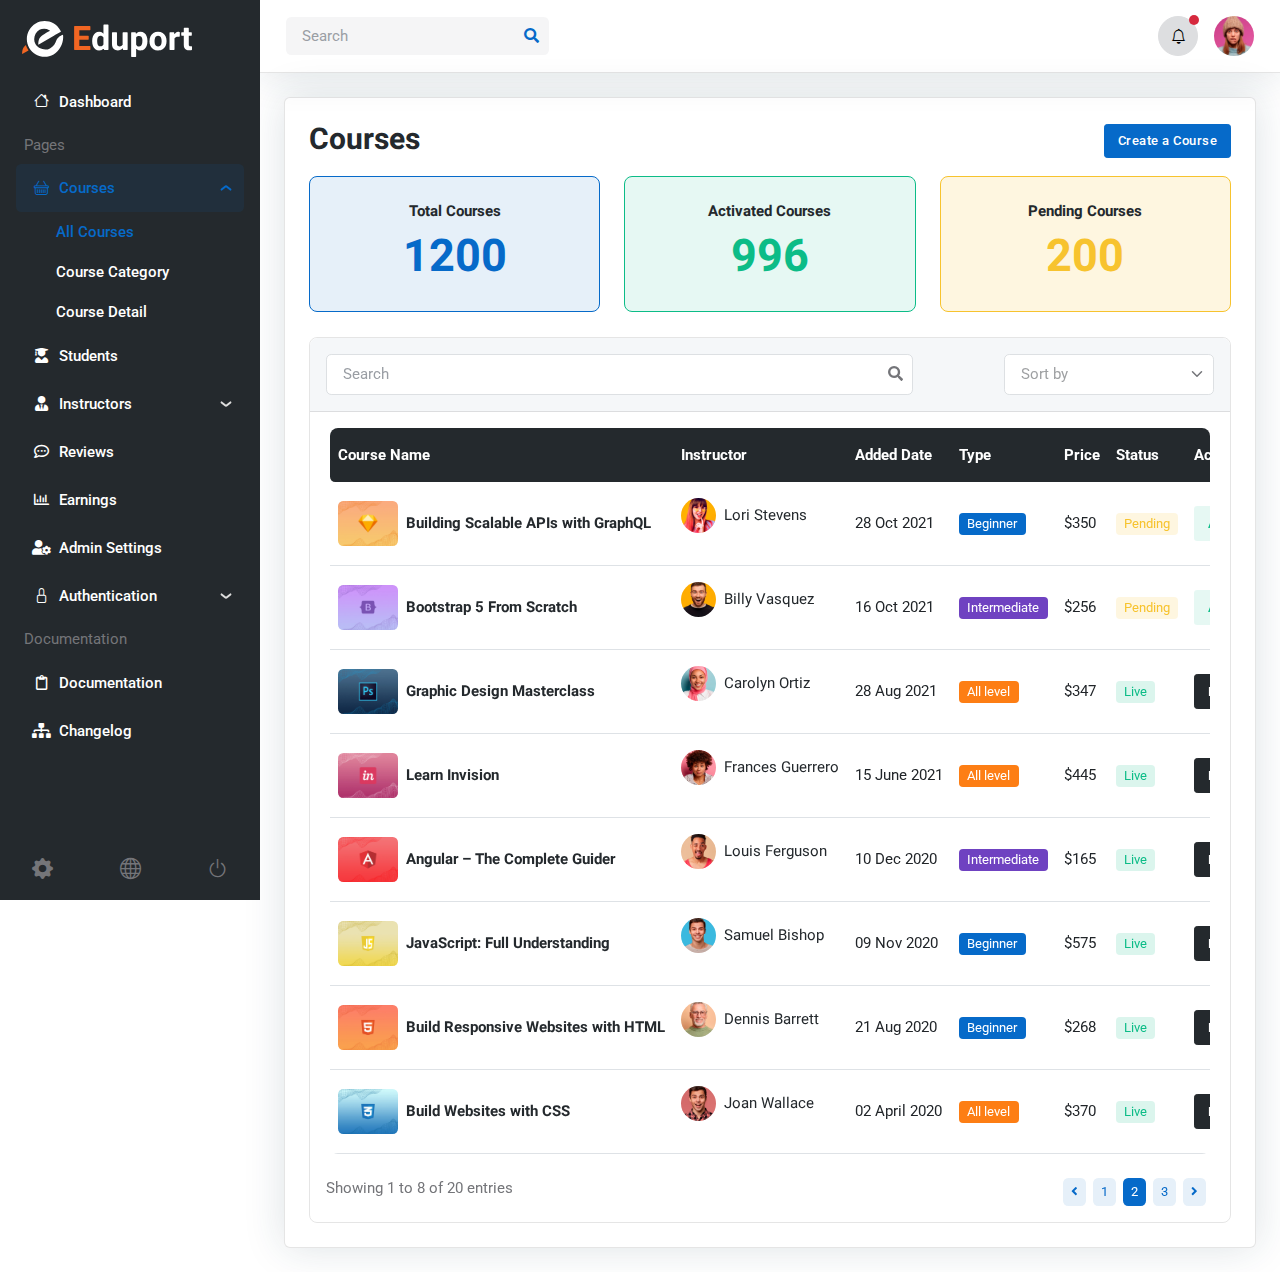
<file: Note/ElearningTemplate/admin-course-list.html>
<!DOCTYPE html>
<html lang="en">

<!-- Mirrored from eduport.webestica.com/admin-course-list.html by HTTrack Website Copier/3.x [XR&CO'2014], Wed, 16 Mar 2022 02:58:40 GMT -->
<head>
	<title>Eduport- LMS, Education and Course Theme</title>

	<!-- Meta Tags -->
	<meta charset="utf-8">
	<meta name="viewport" content="width=device-width, initial-scale=1, shrink-to-fit=no">
	<meta name="author" content="Webestica.com">
	<meta name="description" content="Eduport- LMS, Education and Course Theme">

	<!-- Favicon -->
	<link rel="shortcut icon" href="assets/images/favicon.ico">

	<!-- Google Font -->
	<link rel="preconnect" href="https://fonts.googleapis.com/">
	<link rel="preconnect" href="https://fonts.gstatic.com/" crossorigin>
	<link rel="stylesheet" href="https://fonts.googleapis.com/css2?family=Heebo:wght@400;500;700&amp;family=Roboto:wght@400;500;700&amp;display=swap">

	<!-- Plugins CSS -->
	<link rel="stylesheet" type="text/css" href="assets/vendor/font-awesome/css/all.min.css">
	<link rel="stylesheet" type="text/css" href="assets/vendor/bootstrap-icons/bootstrap-icons.css">
	<link rel="stylesheet" type="text/css" href="assets/vendor/choices/css/choices.min.css">
	<link rel="stylesheet" type="text/css" href="assets/vendor/overlay-scrollbar/css/OverlayScrollbars.min.css">

	<!-- Theme CSS -->
	<link id="style-switch" rel="stylesheet" type="text/css" href="assets/css/style.css">

</head>

<body>


<!-- **************** MAIN CONTENT START **************** -->
<main>
	
<!-- Sidebar START -->
<nav class="navbar sidebar navbar-expand-xl navbar-dark bg-dark">

	<!-- Navbar brand for xl START -->
	<div class="d-flex align-items-center">
		<a class="navbar-brand" href="index.html">
			<img class="navbar-brand-item" src="assets/images/logo-light.svg" alt="">
		</a>
	</div>
	<!-- Navbar brand for xl END -->
	
	<div class="offcanvas offcanvas-start flex-row custom-scrollbar h-100" data-bs-backdrop="true" tabindex="-1" id="offcanvasSidebar">
		<div class="offcanvas-body sidebar-content d-flex flex-column bg-dark">

			<!-- Sidebar menu START -->
			<ul class="navbar-nav flex-column" id="navbar-sidebar">
				
				<!-- Menu item 1 -->
				<li class="nav-item"><a href="admin-dashboard.html" class="nav-link"><i class="bi bi-house fa-fw me-2"></i>Dashboard</a></li>
				
				<!-- Title -->
				<li class="nav-item ms-2 my-2">Pages</li>

				<!-- menu item 2 -->
				<li class="nav-item">
					<a class="nav-link" data-bs-toggle="collapse" href="#collapsepage" role="button" aria-expanded="true" aria-controls="collapsepage">
						<i class="bi bi-basket fa-fw me-2"></i>Courses
					</a>
					<!-- Submenu -->
					<ul class="nav collapse flex-column show" id="collapsepage" data-bs-parent="#navbar-sidebar">
						<li class="nav-item"> <a class="nav-link active" href="admin-course-list.html">All Courses</a></li>
						<li class="nav-item"> <a class="nav-link" href="admin-course-category.html">Course Category</a></li>
						<li class="nav-item"> <a class="nav-link" href="admin-course-detail.html">Course Detail</a></li>
					</ul>
				</li>

				<!-- Menu item 3 -->
				<li class="nav-item"> <a class="nav-link" href="admin-student-list.html"><i class="fas fa-user-graduate fa-fw me-2"></i>Students</a></li>

				<!-- Menu item 4 -->
				<li class="nav-item">
					<a class="nav-link" data-bs-toggle="collapse" href="#collapseinstructors" role="button" aria-expanded="false" aria-controls="collapseinstructors">
						<i class="fas fa-user-tie fa-fw me-2"></i>Instructors
					</a>
					<!-- Submenu -->
					<ul class="nav collapse flex-column" id="collapseinstructors" data-bs-parent="#navbar-sidebar">
						<li class="nav-item"> <a class="nav-link" href="admin-instructor-list.html">Instructors</a></li>
						<li class="nav-item"> <a class="nav-link" href="admin-instructor-detail.html">Instructor Detail</a></li>
						<li class="nav-item"> 
							<a class="nav-link" href="admin-instructor-request.html">Instructor requests
								<span class="badge bg-success text-white rounded-circle ms-2">2</span>
							</a>
						</li>
					</ul>
				</li>
				
				<!-- Menu item 5 -->
				<li class="nav-item"> <a class="nav-link" href="admin-review.html"><i class="far fa-comment-dots fa-fw me-2"></i>Reviews</a></li>

				<!-- Menu item 6 -->
				<li class="nav-item"> <a class="nav-link" href="admin-earning.html"><i class="far fa-chart-bar fa-fw me-2"></i>Earnings</a></li>

				<!-- Menu item 7 -->
				<li class="nav-item"> <a class="nav-link" href="admin-setting.html"><i class="fas fa-user-cog fa-fw me-2"></i>Admin Settings</a></li>

				<!-- Menu item 8 -->
				<li class="nav-item">
					<a class="nav-link" data-bs-toggle="collapse" href="#collapseauthentication" role="button" aria-expanded="false" aria-controls="collapseauthentication">
						<i class="bi bi-lock fa-fw me-2"></i>Authentication
					</a>
					<!-- Submenu -->
					<ul class="nav collapse flex-column" id="collapseauthentication" data-bs-parent="#navbar-sidebar">
						<li class="nav-item"> <a class="nav-link" href="sign-up.html">Sign Up</a></li>
						<li class="nav-item"> <a class="nav-link" href="sign-in.html">Sign In</a></li>
						<li class="nav-item"> <a class="nav-link" href="forgot-password.html">Forgot Password</a></li>
						<li class="nav-item"> <a class="nav-link" href="admin-error-404.html">Error 404</a></li>
					</ul>
				</li>

				<!-- Title -->
				<li class="nav-item ms-2 my-2">Documentation</li>

				<!-- Menu item 9 -->
				<li class="nav-item"> <a class="nav-link" href="docs/index.html"><i class="far fa-clipboard fa-fw me-2"></i>Documentation</a></li>

				<!-- Menu item 10 -->
				<li class="nav-item"> <a class="nav-link" href="docs/changelog.html"><i class="fas fa-sitemap fa-fw me-2"></i>Changelog</a></li>
			</ul>
			<!-- Sidebar menu end -->

			<!-- Sidebar footer START -->
			<div class="px-3 mt-auto pt-3">
				<div class="d-flex align-items-center justify-content-between text-primary-hover">
						<a class="h5 mb-0 text-body" href="admin-setting.html" data-bs-toggle="tooltip" data-bs-placement="top" title="Settings">
							<i class="bi bi-gear-fill"></i>
						</a>
						<a class="h5 mb-0 text-body" href="index.html" data-bs-toggle="tooltip" data-bs-placement="top" title="Home">
							<i class="bi bi-globe"></i>
						</a>
						<a class="h5 mb-0 text-body" href="sign-in.html" data-bs-toggle="tooltip" data-bs-placement="top" title="Sign out">
							<i class="bi bi-power"></i>
						</a>
				</div>
			</div>
			<!-- Sidebar footer END -->
			
		</div>
	</div>
</nav>
<!-- Sidebar END -->

<!-- Page content START -->
<div class="page-content">
	
	<!-- Top bar START -->
	<nav class="top-bar navbar-light border-bottom py-0 py-xl-3">
		<div class="container-fluid p-0">
			<div class="d-flex align-items-center w-100">

				<!-- Logo START -->
				<div class="d-flex align-items-center d-xl-none">
					<a class="navbar-brand" href="index.html">
						<img class="light-mode-item navbar-brand-item h-30px" src="assets/images/logo-mobile.svg" alt="">
						<img class="dark-mode-item navbar-brand-item h-30px" src="assets/images/logo-mobile-light.svg" alt="">
					</a>
				</div>
				<!-- Logo END -->

				<!-- Toggler for sidebar START -->
				<div class="navbar-expand-xl sidebar-offcanvas-menu">
					<button class="navbar-toggler me-auto" type="button" data-bs-toggle="offcanvas" data-bs-target="#offcanvasSidebar" aria-controls="offcanvasSidebar" aria-expanded="false" aria-label="Toggle navigation" data-bs-auto-close="outside">
						<i class="bi bi-text-right fa-fw h2 lh-0 mb-0 rtl-flip" data-bs-target="#offcanvasMenu"> </i>
					</button>
				</div>
				<!-- Toggler for sidebar END -->
				
				<!-- Top bar left -->
				<div class="navbar-expand-lg ms-auto ms-xl-0">
					
					<!-- Toggler for menubar START -->
					<button class="navbar-toggler ms-auto" type="button" data-bs-toggle="collapse" data-bs-target="#navbarTopContent" aria-controls="navbarTopContent" aria-expanded="false" aria-label="Toggle navigation">
						<span class="navbar-toggler-animation">
							<span></span>
							<span></span>
							<span></span>
						</span>
					</button>
					<!-- Toggler for menubar END -->

					<!-- Topbar menu START -->
					<div class="collapse navbar-collapse w-100" id="navbarTopContent">
						<!-- Top search START -->
						<div class="nav my-3 my-xl-0 flex-nowrap align-items-center">
							<div class="nav-item w-100">
								<form class="position-relative">
									<input class="form-control pe-5 bg-secondary bg-opacity-10 border-0" type="search" placeholder="Search" aria-label="Search">
									<button class="btn bg-transparent px-2 py-0 position-absolute top-50 end-0 translate-middle-y" type="submit"><i class="fas fa-search fs-6 text-primary"></i></button>
								</form>
							</div>
						</div>
						<!-- Top search END -->
					</div>
					<!-- Topbar menu END -->
				</div>
				<!-- Top bar left END -->
				
				<!-- Top bar right START -->
				<div class="ms-xl-auto">
					<ul class="navbar-nav flex-row align-items-center">

						<!-- Notification dropdown START -->
						<li class="nav-item ms-2 ms-md-3 dropdown">
							<!-- Notification button -->
							<a class="btn btn-light btn-round mb-0" href="#" role="button" data-bs-toggle="dropdown" aria-expanded="false" data-bs-auto-close="outside">
								<i class="bi bi-bell fa-fw"></i>
							</a>
							<!-- Notification dote -->
							<span class="notif-badge animation-blink"></span>

							<!-- Notification dropdown menu START -->
							<div class="dropdown-menu dropdown-animation dropdown-menu-end dropdown-menu-size-md p-0 shadow-lg border-0">
								<div class="card bg-transparent">
									<div class="card-header bg-transparent border-bottom py-4 d-flex justify-content-between align-items-center">
										<h6 class="m-0">Notifications <span class="badge bg-danger bg-opacity-10 text-danger ms-2">2 new</span></h6>
										<a class="small" href="#">Clear all</a>
									</div>
									<div class="card-body p-0">
										<ul class="list-group list-unstyled list-group-flush">
											<!-- Notif item -->
											<li>
												<a href="#" class="list-group-item-action border-0 border-bottom d-flex p-3">
													<div class="me-3">
														<div class="avatar avatar-md">
															<img class="avatar-img rounded-circle" src="assets/images/avatar/08.jpg" alt="avatar">
														</div>
													</div>
													<div>
														<p class="text-body small m-0">Congratulate <b>Joan Wallace</b> for graduating from <b>Microverse university</b></p>
														<u class="small">Say congrats</u>
													</div>
												</a>
											</li>

											<!-- Notif item -->
											<li>
												<a href="#" class="list-group-item-action border-0 border-bottom d-flex p-3">
													<div class="me-3">
														<div class="avatar avatar-md">
															<img class="avatar-img rounded-circle" src="assets/images/avatar/02.jpg" alt="avatar">
														</div>
													</div>
													<div>
														<h6 class="mb-1">Larry Lawson Added a new course</h6>
														<p class="small text-body m-0">What's new! Find out about new features</p>
														<u class="small">View detail</u>
													</div>
												</a>
											</li>

											<!-- Notif item -->
											<li>
												<a href="#" class="list-group-item-action border-0 border-bottom d-flex p-3">
													<div class="me-3">
														<div class="avatar avatar-md">
															<img class="avatar-img rounded-circle" src="assets/images/avatar/05.jpg" alt="avatar">
														</div>
													</div>
													<div>
														<h6 class="mb-1">New request to apply for Instructor</h6>
														<u class="small">View detail</u>
													</div>
												</a>
											</li>

											<!-- Notif item -->
											<li>
												<a href="#" class="list-group-item-action border-0 border-bottom d-flex p-3">
													<div class="me-3">
														<div class="avatar avatar-md">
															<img class="avatar-img rounded-circle" src="assets/images/avatar/03.jpg" alt="avatar">
														</div>
													</div>
													<div>
														<h6 class="mb-1">Update v2.3 completed successfully</h6>
														<p class="small text-body m-0">What's new! Find out about new features</p>
														<small class="text-body">5 min ago</small>
													</div>
												</a>
											</li>
										</ul>
									</div>
									<!-- Button -->
									<div class="card-footer bg-transparent border-0 py-3 text-center position-relative">
										<a href="#" class="stretched-link">See all incoming activity</a>
									</div>
								</div>
							</div>
							<!-- Notification dropdown menu END -->
						</li>
						<!-- Notification dropdown END -->

						<!-- Profile dropdown START -->
						<li class="nav-item ms-2 ms-md-3 dropdown">
							<!-- Avatar -->
							<a class="avatar avatar-sm p-0" href="#" id="profileDropdown" role="button" data-bs-auto-close="outside" data-bs-display="static" data-bs-toggle="dropdown" aria-expanded="false">
								<img class="avatar-img rounded-circle" src="assets/images/avatar/01.jpg" alt="avatar">
							</a>

							<!-- Profile dropdown START -->
							<ul class="dropdown-menu dropdown-animation dropdown-menu-end shadow pt-3" aria-labelledby="profileDropdown">
								<!-- Profile info -->
								<li class="px-3">
									<div class="d-flex align-items-center">
										<!-- Avatar -->
										<div class="avatar me-3">
											<img class="avatar-img rounded-circle shadow" src="assets/images/avatar/01.jpg" alt="avatar">
										</div>
										<div>
											<a class="h6 mt-2 mt-sm-0" href="#">Lori Ferguson</a>
											<p class="small m-0">example@gmail.com</p>
										</div>
									</div>
									<hr>
								</li>

								<!-- Links -->
								<li><a class="dropdown-item" href="#"><i class="bi bi-person fa-fw me-2"></i>Edit Profile</a></li>
								<li><a class="dropdown-item" href="#"><i class="bi bi-gear fa-fw me-2"></i>Account Settings</a></li>
								<li><a class="dropdown-item" href="#"><i class="bi bi-info-circle fa-fw me-2"></i>Help</a></li>
								<li><a class="dropdown-item bg-danger-soft-hover" href="#"><i class="bi bi-power fa-fw me-2"></i>Sign Out</a></li>
								<li> <hr class="dropdown-divider"></li>

								<!-- Dark mode switch START -->
								<li>
									<div class="modeswitch-wrap" id="darkModeSwitch">
										<div class="modeswitch-item">
											<div class="modeswitch-icon"></div>
										</div>
										<span>Dark mode</span>
									</div>
								</li> 
								<!-- Dark mode switch END -->
							</ul>
							<!-- Profile dropdown END -->
						</li>
						<!-- Profile dropdown END -->
					</ul>
				</div>
				<!-- Top bar right END -->
			</div>
		</div>
	</nav>
	<!-- Top bar END -->

	<!-- Page main content START -->
	<div class="page-content-wrapper border">

		<!-- Title -->
		<div class="row mb-3">
			<div class="col-12 d-sm-flex justify-content-between align-items-center">
				<h1 class="h3 mb-2 mb-sm-0">Courses</h1>
				<a href="instructor-create-course.html" class="btn btn-sm btn-primary mb-0">Create a Course</a>
			</div>
		</div>

		<!-- Course boxes START -->
		<div class="row g-4 mb-4">
			<!-- Course item -->
			<div class="col-sm-6 col-lg-4">
				<div class="text-center p-4 bg-primary bg-opacity-10 border border-primary rounded-3">
					<h6>Total Courses</h6>
					<h2 class="mb-0 fs-1 text-primary">1200</h2>
				</div>
			</div>

			<!-- Course item -->
			<div class="col-sm-6 col-lg-4">
				<div class="text-center p-4 bg-success bg-opacity-10 border border-success rounded-3">
					<h6>Activated Courses</h6>
					<h2 class="mb-0 fs-1 text-success">996</h2>
				</div>
			</div>

			<!-- Course item -->
			<div class="col-sm-6 col-lg-4">
				<div class="text-center p-4  bg-warning bg-opacity-15 border border-warning rounded-3">
					<h6>Pending Courses</h6>
					<h2 class="mb-0 fs-1 text-warning">200</h2>
				</div>
			</div>
		</div>
		<!-- Course boxes END -->

		<!-- Card START -->
		<div class="card bg-transparent border">

			<!-- Card header START -->
			<div class="card-header bg-light border-bottom">
				<!-- Search and select START -->
				<div class="row g-3 align-items-center justify-content-between">
					<!-- Search bar -->
					<div class="col-md-8">
						<form class="rounded position-relative">
							<input class="form-control bg-body" type="search" placeholder="Search" aria-label="Search">
							<button class="btn bg-transparent px-2 py-0 position-absolute top-50 end-0 translate-middle-y" type="submit"><i class="fas fa-search fs-6 "></i></button>
						</form>
					</div>

					<!-- Select option -->
					<div class="col-md-3">
						<!-- Short by filter -->
						<form>
							<select class="form-select js-choice border-0 z-index-9" aria-label=".form-select-sm">
								<option value="">Sort by</option>
								<option>Newest</option>
								<option>Oldest</option>
								<option>Accepted</option>
								<option>Rejected</option>
							</select>
						</form>
					</div>
				</div>
				<!-- Search and select END -->
			</div>
			<!-- Card header END -->

			<!-- Card body START -->
			<div class="card-body">
				<!-- Course table START -->
				<div class="table-responsive border-0 rounded-3">
					<!-- Table START -->
					<table class="table table-dark-gray align-middle p-4 mb-0 table-hover">
						<!-- Table head -->
						<thead>
							<tr>
								<th scope="col" class="border-0 rounded-start">Course Name</th>
								<th scope="col" class="border-0">Instructor</th>
								<th scope="col" class="border-0">Added Date</th>
								<th scope="col" class="border-0">Type</th>
								<th scope="col" class="border-0">Price</th>
								<th scope="col" class="border-0">Status</th>
								<th scope="col" class="border-0 rounded-end">Action</th>
							</tr>
						</thead>
						
						<!-- Table body START -->
						<tbody>
							
							<!-- Table row -->
							<tr>
								<!-- Table data -->
								<td>
									<div class="d-flex align-items-center position-relative">
										<!-- Image -->
										<div class="w-60px">
											<img src="assets/images/courses/4by3/08.jpg" class="rounded" alt="">
										</div>
										<!-- Title -->
										<h6 class="mb-0 ms-2">	
											<a href="#" class="stretched-link">Building Scalable APIs with GraphQL</a>
										</h6>
									</div>
								</td>

								<!-- Table data -->
								<td>
									<div class="d-flex align-items-center mb-3">
										<!-- Avatar -->
										<div class="avatar avatar-xs flex-shrink-0">
											<img class="avatar-img rounded-circle" src="assets/images/avatar/09.jpg" alt="avatar">
										</div>
										<!-- Info -->
										<div class="ms-2">
											<h6 class="mb-0 fw-light">Lori Stevens</h6>
										</div>
									</div>
								</td>

								<!-- Table data -->
								<td>28 Oct 2021</td>

								<!-- Table data -->
								<td> <span class="badge bg-primary text-white">Beginner</span> </td>

								<!-- Table data -->
								<td>$350</td>

								<!-- Table data -->
								<td> <span class="badge bg-warning bg-opacity-15 text-warning">Pending</span> </td>

								<!-- Table data -->
								<td>
									<a href="#" class="btn btn-sm btn-success-soft me-1 mb-1 mb-md-0">Approve</a>
									<button class="btn btn-sm btn-secondary-soft mb-0">Reject</button>
								</td>
							</tr>

							<!-- Table row -->
							<tr>
								<!-- Table data -->
								<td>
									<div class="d-flex align-items-center position-relative">
										<!-- Image -->
										<div class="w-60px">
											<img src="assets/images/courses/4by3/10.jpg" class="rounded" alt="">
										</div>
										<!-- Title -->
										<h6 class="mb-0 ms-2">	
											<a href="#" class="stretched-link">Bootstrap 5 From Scratch</a>
										</h6>
									</div>
								</td>

								<!-- Table data -->
								<td>
									<div class="d-flex align-items-center mb-3">
										<!-- Avatar -->
										<div class="avatar avatar-xs flex-shrink-0">
											<img class="avatar-img rounded-circle" src="assets/images/avatar/04.jpg" alt="avatar">
										</div>
										<!-- Info -->
										<div class="ms-2">
											<h6 class="mb-0 fw-light">Billy Vasquez</h6>
										</div>
									</div>
								</td>

								<!-- Table data -->
								<td>16 Oct 2021</td>

								<!-- Table data -->
								<td> <span class="badge bg-purple text-white">Intermediate</span> </td>

								<!-- Table data -->
								<td>$256</td>

								<!-- Table data -->
								<td>
									<span class="badge bg-warning bg-opacity-15 text-warning">Pending</span>
								</td>

								<!-- Table data -->
								<td>
									<a href="#" class="btn btn-sm btn-success-soft me-1 mb-1 mb-md-0">Approve</a>
									<button class="btn btn-sm btn-secondary-soft mb-0">Reject</button>
								</td>
							</tr>

							<!-- Table row -->
							<tr>
								<!-- Table data -->
								<td>
									<div class="d-flex align-items-center position-relative">
										<!-- Image -->
										<div class="w-60px">
											<img src="assets/images/courses/4by3/02.jpg" class="rounded" alt="">
										</div>
										<!-- Title -->
										<h6 class="mb-0 ms-2">	
											<a href="#" class="stretched-link">Graphic Design Masterclass</a>
										</h6>
									</div>
								</td>

								<!-- Table data -->
								<td>
									<div class="d-flex align-items-center mb-3">
										<!-- Avatar -->
										<div class="avatar avatar-xs flex-shrink-0">
											<img class="avatar-img rounded-circle" src="assets/images/avatar/05.jpg" alt="avatar">
										</div>
										<!-- Info -->
										<div class="ms-2">
											<h6 class="mb-0 fw-light">Carolyn Ortiz</h6>
										</div>
									</div>
								</td>

								<!-- Table data -->
								<td>28 Aug 2021</td>

								<!-- Table data -->
								<td> <span class="badge bg-orange text-white">All level</span> </td>

								<!-- Table data -->
								<td>$347</td>

								<!-- Table data -->
								<td>
									<span class="badge bg-success bg-opacity-15 text-success">Live</span>
								</td>

								<!-- Table data -->
								<td>
									<a href="#" class="btn btn-sm btn-dark me-1 mb-1 mb-md-0">Edit</a>
								</td>
							</tr>

							<!-- Table row -->
							<tr>
								<!-- Table data -->
								<td>
									<div class="d-flex align-items-center position-relative">
										<!-- Image -->
										<div class="w-60px">
											<img src="assets/images/courses/4by3/04.jpg" class="rounded" alt="">
										</div>
										<!-- Title -->
										<h6 class="mb-0 ms-2">	
											<a href="#" class="stretched-link">Learn Invision</a>
										</h6>
									</div>
								</td>

								<!-- Table data -->
								<td>
									<div class="d-flex align-items-center mb-3">
										<!-- Avatar -->
										<div class="avatar avatar-xs flex-shrink-0">
											<img class="avatar-img rounded-circle" src="assets/images/avatar/06.jpg" alt="avatar">
										</div>
										<!-- Info -->
										<div class="ms-2">
											<h6 class="mb-0 fw-light">Frances Guerrero</h6>
										</div>
									</div>
								</td>

								<!-- Table data -->
								<td>15 June 2021</td>

								<!-- Table data -->
								<td> <span class="badge bg-orange text-white">All level</span> </td>

								<!-- Table data -->
								<td>$445</td>

								<!-- Table data -->
								<td>
									<span class="badge bg-success bg-opacity-15 text-success">Live</span>
								</td>

								<!-- Table data -->
								<td>
									<a href="#" class="btn btn-sm btn-dark me-1 mb-1 mb-md-0">Edit</a>
								</td>
							</tr>

							<!-- Table row -->
							<tr>
								<!-- Table data -->
								<td>
									<div class="d-flex align-items-center position-relative">
										<!-- Image -->
										<div class="w-60px">
											<img src="assets/images/courses/4by3/06.jpg" class="rounded" alt="">
										</div>
										<!-- Title -->
										<h6 class="mb-0 ms-2">	
											<a href="#" class="stretched-link">Angular – The Complete Guider</a>
										</h6>
									</div>
								</td>

								<!-- Table data -->
								<td>
									<div class="d-flex align-items-center mb-3">
										<!-- Avatar -->
										<div class="avatar avatar-xs flex-shrink-0">
											<img class="avatar-img rounded-circle" src="assets/images/avatar/07.jpg" alt="avatar">
										</div>
										<!-- Info -->
										<div class="ms-2">
											<h6 class="mb-0 fw-light">Louis Ferguson</h6>
										</div>
									</div>
								</td>

								<!-- Table data -->
								<td>10 Dec 2020</td>

								<!-- Table data -->
								<td> <span class="badge bg-purple text-white">Intermediate</span> </td>

								<!-- Table data -->
								<td>$165</td>

								<!-- Table data -->
								<td>
									<span class="badge bg-success bg-opacity-15 text-success">Live</span>
								</td>

								<!-- Table data -->
								<td>
									<a href="#" class="btn btn-sm btn-dark me-1 mb-1 mb-md-0">Edit</a>
								</td>
							</tr>

							<!-- Table row -->
							<tr>
								<!-- Table data -->
								<td>
									<div class="d-flex align-items-center position-relative">
										<!-- Image -->
										<div class="w-60px">
											<img src="assets/images/courses/4by3/09.jpg" class="rounded" alt="">
										</div>
										<!-- Title -->
										<h6 class="mb-0 ms-2">	
											<a href="#" class="stretched-link">JavaScript: Full Understanding</a>
										</h6>
									</div>
								</td>

								<!-- Table data -->
								<td>
									<div class="d-flex align-items-center mb-3">
										<!-- Avatar -->
										<div class="avatar avatar-xs flex-shrink-0">
											<img class="avatar-img rounded-circle" src="assets/images/avatar/08.jpg" alt="avatar">
										</div>
										<!-- Info -->
										<div class="ms-2">
											<h6 class="mb-0 fw-light">Samuel Bishop</h6>
										</div>
									</div>
								</td>

								<!-- Table data -->
								<td>09 Nov 2020</td>

								<!-- Table data -->
								<td> <span class="badge bg-primary text-white">Beginner</span> </td>

								<!-- Table data -->
								<td>$575</td>

								<!-- Table data -->
								<td>
									<span class="badge bg-success bg-opacity-15 text-success">Live</span>
								</td>

								<!-- Table data -->
								<td>
									<a href="#" class="btn btn-sm btn-dark me-1 mb-1 mb-md-0">Edit</a>
								</td>
							</tr>

							<!-- Table row -->
							<tr>
								<!-- Table data -->
								<td>
									<div class="d-flex align-items-center position-relative">
										<!-- Image -->
										<div class="w-60px">
											<img src="assets/images/courses/4by3/11.jpg" class="rounded" alt="">
										</div>
										<!-- Title -->
										<h6 class="mb-0 ms-2">	
											<a href="#" class="stretched-link">Build Responsive Websites with HTML</a>
										</h6>
									</div>
								</td>

								<!-- Table data -->
								<td>
									<div class="d-flex align-items-center mb-3">
										<!-- Avatar -->
										<div class="avatar avatar-xs flex-shrink-0">
											<img class="avatar-img rounded-circle" src="assets/images/avatar/02.jpg" alt="avatar">
										</div>
										<!-- Info -->
										<div class="ms-2">
											<h6 class="mb-0 fw-light">Dennis Barrett</h6>
										</div>
									</div>
								</td>

								<!-- Table data -->
								<td>21 Aug 2020</td>

								<!-- Table data -->
								<td> <span class="badge bg-primary text-white">Beginner</span> </td>

								<!-- Table data -->
								<td>$268</td>

								<!-- Table data -->
								<td>
									<span class="badge bg-success bg-opacity-15 text-success">Live</span>
								</td>

								<!-- Table data -->
								<td>
									<a href="#" class="btn btn-sm btn-dark me-1 mb-1 mb-md-0">Edit</a>
								</td>
							</tr>

							<!-- Table row -->
							<tr>
								<!-- Table data -->
								<td>
									<div class="d-flex align-items-center position-relative">
										<!-- Image -->
										<div class="w-60px">
											<img src="assets/images/courses/4by3/12.jpg" class="rounded" alt="">
										</div>
										<!-- Title -->
										<h6 class="mb-0 ms-2">	
											<a href="#" class="stretched-link">Build Websites with CSS</a>
										</h6>
									</div>
								</td>

								<!-- Table data -->
								<td>
									<div class="d-flex align-items-center mb-3">
										<!-- Avatar -->
										<div class="avatar avatar-xs flex-shrink-0">
											<img class="avatar-img rounded-circle" src="assets/images/avatar/03.jpg" alt="avatar">
										</div>
										<!-- Info -->
										<div class="ms-2">
											<h6 class="mb-0 fw-light">Joan Wallace</h6>
										</div>
									</div>
								</td>

								<!-- Table data -->
								<td>02 April 2020</td>

								<!-- Table data -->
								<td> <span class="badge bg-orange text-white">All level</span> </td>

								<!-- Table data -->
								<td>$370</td>

								<!-- Table data -->
								<td>
									<span class="badge bg-success bg-opacity-15 text-success">Live</span>
								</td>

								<!-- Table data -->
								<td>
									<a href="#" class="btn btn-sm btn-dark me-1 mb-1 mb-md-0">Edit</a>
								</td>
							</tr>

						</tbody>
						<!-- Table body END -->
					</table>
					<!-- Table END -->
				</div>
				<!-- Course table END -->
			</div>
			<!-- Card body END -->

			<!-- Card footer START -->
			<div class="card-footer bg-transparent pt-0">
				<!-- Pagination START -->
				<div class="d-sm-flex justify-content-sm-between align-items-sm-center">
					<!-- Content -->
					<p class="mb-0 text-center text-sm-start">Showing 1 to 8 of 20 entries</p>
					<!-- Pagination -->
					<nav class="d-flex justify-content-center mb-0" aria-label="navigation">
						<ul class="pagination pagination-sm pagination-primary-soft mb-0 pb-0">
							<li class="page-item mb-0"><a class="page-link" href="#" tabindex="-1"><i class="fas fa-angle-left"></i></a></li>
							<li class="page-item mb-0"><a class="page-link" href="#">1</a></li>
							<li class="page-item mb-0 active"><a class="page-link" href="#">2</a></li>
							<li class="page-item mb-0"><a class="page-link" href="#">3</a></li>
							<li class="page-item mb-0"><a class="page-link" href="#"><i class="fas fa-angle-right"></i></a></li>
						</ul>
					</nav>
				</div>
				<!-- Pagination END -->
			</div>
			<!-- Card footer END -->
		</div>
		<!-- Card END -->
	</div>
	<!-- Page main content END -->

</div>
<!-- Page content END -->

</main>
<!-- **************** MAIN CONTENT END **************** -->

<!-- Back to top -->
<div class="back-top"><i class="bi bi-arrow-up-short position-absolute top-50 start-50 translate-middle"></i></div>

<!-- Bootstrap JS -->
<script src="assets/vendor/bootstrap/dist/js/bootstrap.bundle.min.js"></script>

<!-- Vendors -->
<script src="assets/vendor/choices/js/choices.min.js"></script>
<script src="assets/vendor/overlay-scrollbar/js/OverlayScrollbars.min.js"></script>

<!-- Template Functions -->
<script src="assets/js/functions.js"></script>

</body>

<!-- Mirrored from eduport.webestica.com/admin-course-list.html by HTTrack Website Copier/3.x [XR&CO'2014], Wed, 16 Mar 2022 02:58:40 GMT -->
</html>
</file>
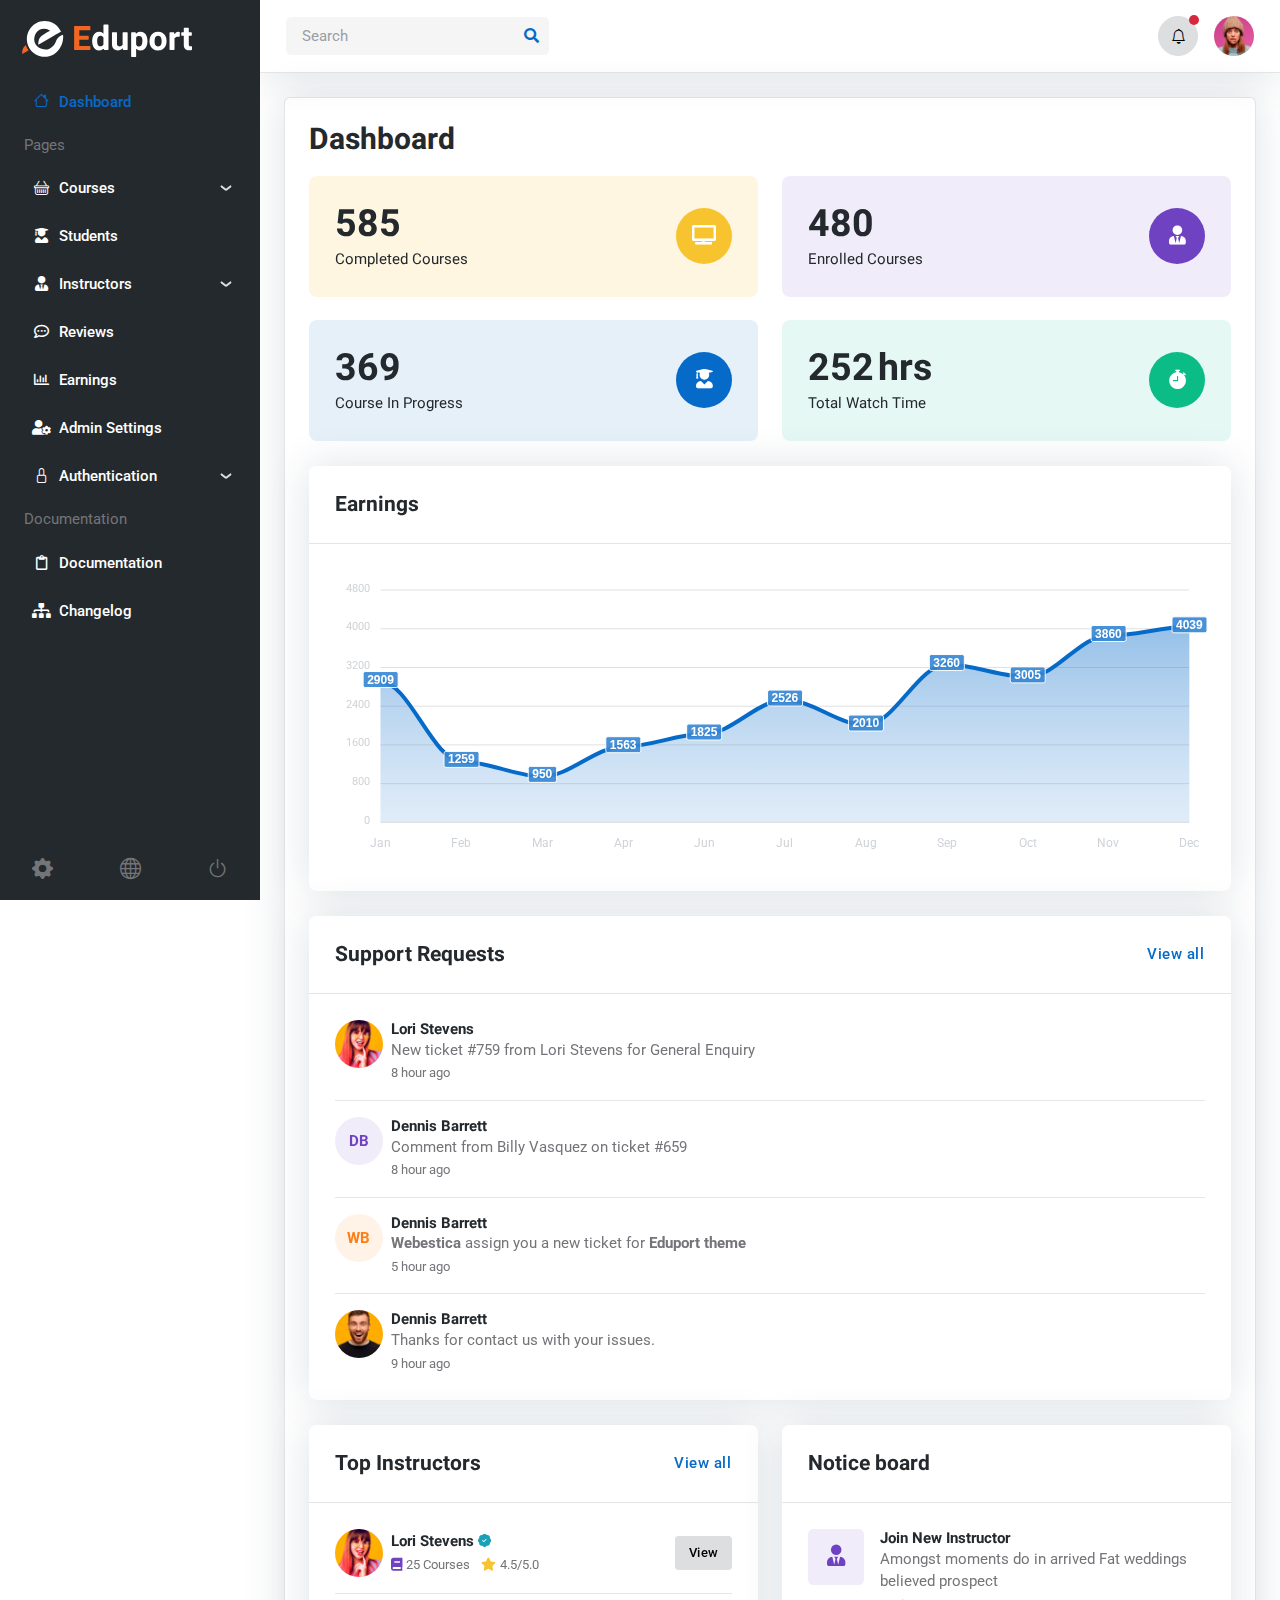
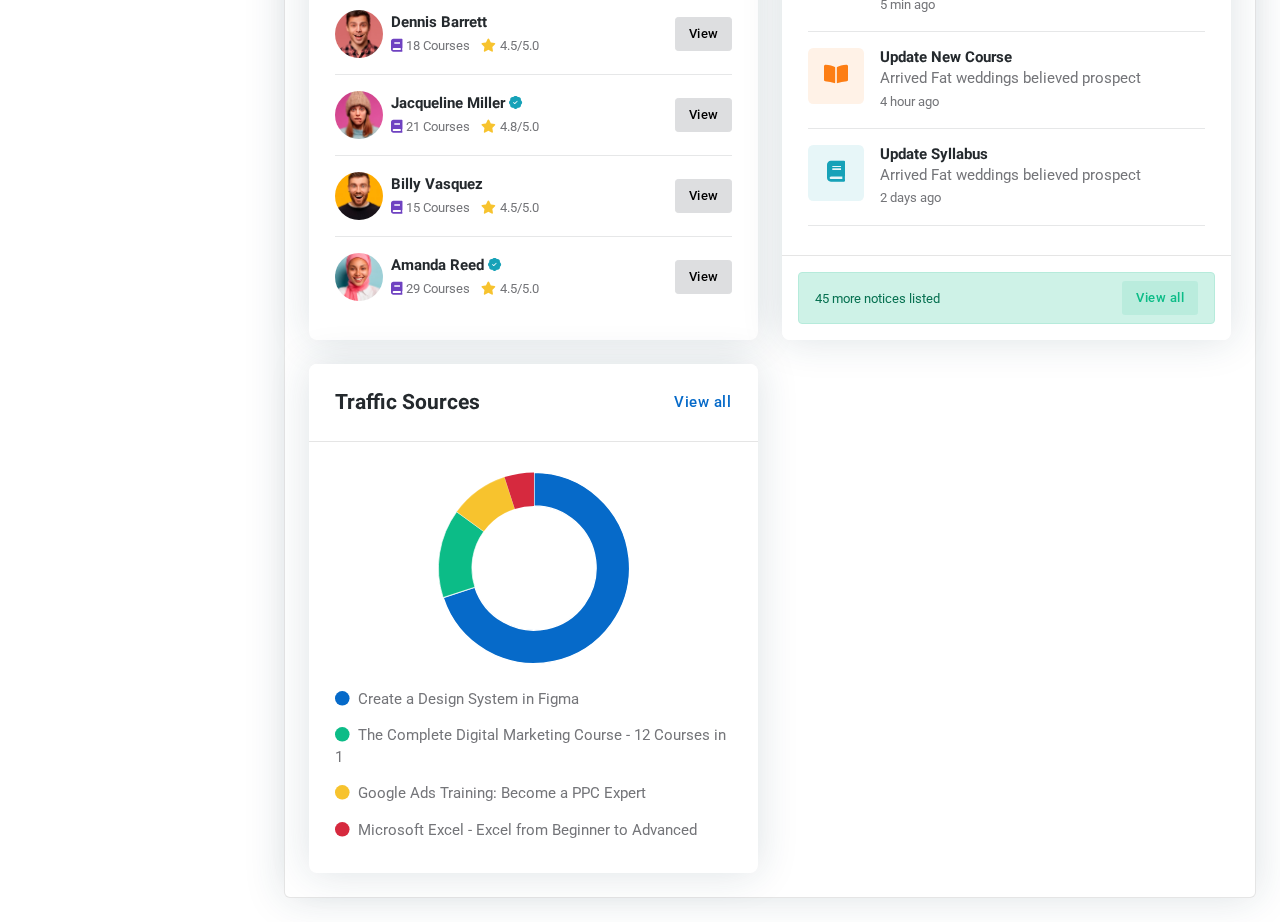
<file: Note/ElearningTemplate/admin-dashboard.html>
<!DOCTYPE html>
<html lang="en">

<!-- Mirrored from eduport.webestica.com/admin-dashboard.html by HTTrack Website Copier/3.x [XR&CO'2014], Wed, 16 Mar 2022 02:57:38 GMT -->
<head>
	<title>Eduport- LMS, Education and Course Theme</title>

	<!-- Meta Tags -->
	<meta charset="utf-8">
	<meta name="viewport" content="width=device-width, initial-scale=1, shrink-to-fit=no">
	<meta name="author" content="Webestica.com">
	<meta name="description" content="Eduport- LMS, Education and Course Theme">

	<!-- Favicon -->
	<link rel="shortcut icon" href="assets/images/favicon.ico">

	<!-- Google Font -->
	<link rel="preconnect" href="https://fonts.googleapis.com/">
	<link rel="preconnect" href="https://fonts.gstatic.com/" crossorigin>
	<link rel="stylesheet" href="https://fonts.googleapis.com/css2?family=Heebo:wght@400;500;700&amp;family=Roboto:wght@400;500;700&amp;display=swap">

	<!-- Plugins CSS -->
	<link rel="stylesheet" type="text/css" href="assets/vendor/font-awesome/css/all.min.css">
	<link rel="stylesheet" type="text/css" href="assets/vendor/bootstrap-icons/bootstrap-icons.css">
	<link rel="stylesheet" type="text/css" href="assets/vendor/apexcharts/css/apexcharts.css">
	<link rel="stylesheet" type="text/css" href="assets/vendor/overlay-scrollbar/css/OverlayScrollbars.min.css">

	<!-- Theme CSS -->
	<link id="style-switch" rel="stylesheet" type="text/css" href="assets/css/style.css">

</head>

<body>


<!-- **************** MAIN CONTENT START **************** -->
<main>
	
<!-- Sidebar START -->
<nav class="navbar sidebar navbar-expand-xl navbar-dark bg-dark">

	<!-- Navbar brand for xl START -->
	<div class="d-flex align-items-center">
		<a class="navbar-brand" href="index.html">
			<img class="navbar-brand-item" src="assets/images/logo-light.svg" alt="">
		</a>
	</div>
	<!-- Navbar brand for xl END -->
	
	<div class="offcanvas offcanvas-start flex-row custom-scrollbar h-100" data-bs-backdrop="true" tabindex="-1" id="offcanvasSidebar">
		<div class="offcanvas-body sidebar-content d-flex flex-column bg-dark">

			<!-- Sidebar menu START -->
			<ul class="navbar-nav flex-column" id="navbar-sidebar">
				
				<!-- Menu item 1 -->
				<li class="nav-item"><a href="admin-dashboard.html" class="nav-link active"><i class="bi bi-house fa-fw me-2"></i>Dashboard</a></li>
				
				<!-- Title -->
				<li class="nav-item ms-2 my-2">Pages</li>

				<!-- menu item 2 -->
				<li class="nav-item">
					<a class="nav-link" data-bs-toggle="collapse" href="#collapsepage" role="button" aria-expanded="false" aria-controls="collapsepage">
						<i class="bi bi-basket fa-fw me-2"></i>Courses
					</a>
					<!-- Submenu -->
					<ul class="nav collapse flex-column" id="collapsepage" data-bs-parent="#navbar-sidebar">
						<li class="nav-item"> <a class="nav-link" href="admin-course-list.html">All Courses</a></li>
						<li class="nav-item"> <a class="nav-link" href="admin-course-category.html">Course Category</a></li>
						<li class="nav-item"> <a class="nav-link" href="admin-course-detail.html">Course Detail</a></li>
					</ul>
				</li>

				<!-- Menu item 3 -->
				<li class="nav-item"> <a class="nav-link" href="admin-student-list.html"><i class="fas fa-user-graduate fa-fw me-2"></i>Students</a></li>

				<!-- Menu item 4 -->
				<li class="nav-item">
					<a class="nav-link" data-bs-toggle="collapse" href="#collapseinstructors" role="button" aria-expanded="false" aria-controls="collapseinstructors">
						<i class="fas fa-user-tie fa-fw me-2"></i>Instructors
					</a>
					<!-- Submenu -->
					<ul class="nav collapse flex-column" id="collapseinstructors" data-bs-parent="#navbar-sidebar">
						<li class="nav-item"> <a class="nav-link" href="admin-instructor-list.html">Instructors</a></li>
						<li class="nav-item"> <a class="nav-link" href="admin-instructor-detail.html">Instructor Detail</a></li>
						<li class="nav-item"> 
							<a class="nav-link" href="admin-instructor-request.html">Instructor requests
								<span class="badge bg-success text-white rounded-circle ms-2">2</span>
							</a>
						</li>
					</ul>
				</li>
				
				<!-- Menu item 5 -->
				<li class="nav-item"> <a class="nav-link" href="admin-review.html"><i class="far fa-comment-dots fa-fw me-2"></i>Reviews</a></li>

				<!-- Menu item 6 -->
				<li class="nav-item"> <a class="nav-link" href="admin-earning.html"><i class="far fa-chart-bar fa-fw me-2"></i>Earnings</a></li>

				<!-- Menu item 7 -->
				<li class="nav-item"> <a class="nav-link" href="admin-setting.html"><i class="fas fa-user-cog fa-fw me-2"></i>Admin Settings</a></li>

				<!-- Menu item 8 -->
				<li class="nav-item">
					<a class="nav-link" data-bs-toggle="collapse" href="#collapseauthentication" role="button" aria-expanded="false" aria-controls="collapseauthentication">
						<i class="bi bi-lock fa-fw me-2"></i>Authentication
					</a>
					<!-- Submenu -->
					<ul class="nav collapse flex-column" id="collapseauthentication" data-bs-parent="#navbar-sidebar">
						<li class="nav-item"> <a class="nav-link" href="sign-up.html">Sign Up</a></li>
						<li class="nav-item"> <a class="nav-link" href="sign-in.html">Sign In</a></li>
						<li class="nav-item"> <a class="nav-link" href="forgot-password.html">Forgot Password</a></li>
						<li class="nav-item"> <a class="nav-link" href="admin-error-404.html">Error 404</a></li>
					</ul>
				</li>

				<!-- Title -->
				<li class="nav-item ms-2 my-2">Documentation</li>

				<!-- Menu item 9 -->
				<li class="nav-item"> <a class="nav-link" href="docs/index.html"><i class="far fa-clipboard fa-fw me-2"></i>Documentation</a></li>

				<!-- Menu item 10 -->
				<li class="nav-item"> <a class="nav-link" href="docs/changelog.html"><i class="fas fa-sitemap fa-fw me-2"></i>Changelog</a></li>
			</ul>
			<!-- Sidebar menu end -->

			<!-- Sidebar footer START -->
			<div class="px-3 mt-auto pt-3">
				<div class="d-flex align-items-center justify-content-between text-primary-hover">
						<a class="h5 mb-0 text-body" href="admin-setting.html" data-bs-toggle="tooltip" data-bs-placement="top" title="Settings">
							<i class="bi bi-gear-fill"></i>
						</a>
						<a class="h5 mb-0 text-body" href="index.html" data-bs-toggle="tooltip" data-bs-placement="top" title="Home">
							<i class="bi bi-globe"></i>
						</a>
						<a class="h5 mb-0 text-body" href="sign-in.html" data-bs-toggle="tooltip" data-bs-placement="top" title="Sign out">
							<i class="bi bi-power"></i>
						</a>
				</div>
			</div>
			<!-- Sidebar footer END -->
			
		</div>
	</div>
</nav>
<!-- Sidebar END -->

<!-- Page content START -->
<div class="page-content">

	<!-- Top bar START -->
	<nav class="top-bar navbar-light border-bottom py-0 py-xl-3">
		<div class="container-fluid p-0">
			<div class="d-flex align-items-center w-100">

				<!-- Logo START -->
				<div class="d-flex align-items-center d-xl-none">
					<a class="navbar-brand" href="index.html">
						<img class="light-mode-item navbar-brand-item h-30px" src="assets/images/logo-mobile.svg" alt="">
						<img class="dark-mode-item navbar-brand-item h-30px" src="assets/images/logo-mobile-light.svg" alt="">
					</a>
				</div>
				<!-- Logo END -->

				<!-- Toggler for sidebar START -->
				<div class="navbar-expand-xl sidebar-offcanvas-menu">
					<button class="navbar-toggler me-auto" type="button" data-bs-toggle="offcanvas" data-bs-target="#offcanvasSidebar" aria-controls="offcanvasSidebar" aria-expanded="false" aria-label="Toggle navigation" data-bs-auto-close="outside">
						<i class="bi bi-text-right fa-fw h2 lh-0 mb-0 rtl-flip" data-bs-target="#offcanvasMenu"> </i>
					</button>
				</div>
				<!-- Toggler for sidebar END -->
				
				<!-- Top bar left -->
				<div class="navbar-expand-lg ms-auto ms-xl-0">
					
					<!-- Toggler for menubar START -->
					<button class="navbar-toggler ms-auto" type="button" data-bs-toggle="collapse" data-bs-target="#navbarTopContent" aria-controls="navbarTopContent" aria-expanded="false" aria-label="Toggle navigation">
						<span class="navbar-toggler-animation">
							<span></span>
							<span></span>
							<span></span>
						</span>
					</button>
					<!-- Toggler for menubar END -->

					<!-- Topbar menu START -->
					<div class="collapse navbar-collapse w-100" id="navbarTopContent">
						<!-- Top search START -->
						<div class="nav my-3 my-xl-0 flex-nowrap align-items-center">
							<div class="nav-item w-100">
								<form class="position-relative">
									<input class="form-control pe-5 bg-secondary bg-opacity-10 border-0" type="search" placeholder="Search" aria-label="Search">
									<button class="btn bg-transparent px-2 py-0 position-absolute top-50 end-0 translate-middle-y" type="submit"><i class="fas fa-search fs-6 text-primary"></i></button>
								</form>
							</div>
						</div>
						<!-- Top search END -->
					</div>
					<!-- Topbar menu END -->
				</div>
				<!-- Top bar left END -->
				
				<!-- Top bar right START -->
				<div class="ms-xl-auto">
					<ul class="navbar-nav flex-row align-items-center">

						<!-- Notification dropdown START -->
						<li class="nav-item ms-2 ms-md-3 dropdown">
							<!-- Notification button -->
							<a class="btn btn-light btn-round mb-0" href="#" role="button" data-bs-toggle="dropdown" aria-expanded="false" data-bs-auto-close="outside">
								<i class="bi bi-bell fa-fw"></i>
							</a>
							<!-- Notification dote -->
							<span class="notif-badge animation-blink"></span>

							<!-- Notification dropdown menu START -->
							<div class="dropdown-menu dropdown-animation dropdown-menu-end dropdown-menu-size-md p-0 shadow-lg border-0">
								<div class="card bg-transparent">
									<div class="card-header bg-transparent border-bottom py-4 d-flex justify-content-between align-items-center">
										<h6 class="m-0">Notifications <span class="badge bg-danger bg-opacity-10 text-danger ms-2">2 new</span></h6>
										<a class="small" href="#">Clear all</a>
									</div>
									<div class="card-body p-0">
										<ul class="list-group list-unstyled list-group-flush">
											<!-- Notif item -->
											<li>
												<a href="#" class="list-group-item-action border-0 border-bottom d-flex p-3">
													<div class="me-3">
														<div class="avatar avatar-md">
															<img class="avatar-img rounded-circle" src="assets/images/avatar/08.jpg" alt="avatar">
														</div>
													</div>
													<div>
														<p class="text-body small m-0">Congratulate <b>Joan Wallace</b> for graduating from <b>Microverse university</b></p>
														<u class="small">Say congrats</u>
													</div>
												</a>
											</li>

											<!-- Notif item -->
											<li>
												<a href="#" class="list-group-item-action border-0 border-bottom d-flex p-3">
													<div class="me-3">
														<div class="avatar avatar-md">
															<img class="avatar-img rounded-circle" src="assets/images/avatar/02.jpg" alt="avatar">
														</div>
													</div>
													<div>
														<h6 class="mb-1">Larry Lawson Added a new course</h6>
														<p class="small text-body m-0">What's new! Find out about new features</p>
														<u class="small">View detail</u>
													</div>
												</a>
											</li>

											<!-- Notif item -->
											<li>
												<a href="#" class="list-group-item-action border-0 border-bottom d-flex p-3">
													<div class="me-3">
														<div class="avatar avatar-md">
															<img class="avatar-img rounded-circle" src="assets/images/avatar/05.jpg" alt="avatar">
														</div>
													</div>
													<div>
														<h6 class="mb-1">New request to apply for Instructor</h6>
														<u class="small">View detail</u>
													</div>
												</a>
											</li>

											<!-- Notif item -->
											<li>
												<a href="#" class="list-group-item-action border-0 border-bottom d-flex p-3">
													<div class="me-3">
														<div class="avatar avatar-md">
															<img class="avatar-img rounded-circle" src="assets/images/avatar/03.jpg" alt="avatar">
														</div>
													</div>
													<div>
														<h6 class="mb-1">Update v2.3 completed successfully</h6>
														<p class="small text-body m-0">What's new! Find out about new features</p>
														<small class="text-body">5 min ago</small>
													</div>
												</a>
											</li>
										</ul>
									</div>
									<!-- Button -->
									<div class="card-footer bg-transparent border-0 py-3 text-center position-relative">
										<a href="#" class="stretched-link">See all incoming activity</a>
									</div>
								</div>
							</div>
							<!-- Notification dropdown menu END -->
						</li>
						<!-- Notification dropdown END -->

						<!-- Profile dropdown START -->
						<li class="nav-item ms-2 ms-md-3 dropdown">
							<!-- Avatar -->
							<a class="avatar avatar-sm p-0" href="#" id="profileDropdown" role="button" data-bs-auto-close="outside" data-bs-display="static" data-bs-toggle="dropdown" aria-expanded="false">
								<img class="avatar-img rounded-circle" src="assets/images/avatar/01.jpg" alt="avatar">
							</a>

							<!-- Profile dropdown START -->
							<ul class="dropdown-menu dropdown-animation dropdown-menu-end shadow pt-3" aria-labelledby="profileDropdown">
								<!-- Profile info -->
								<li class="px-3">
									<div class="d-flex align-items-center">
										<!-- Avatar -->
										<div class="avatar me-3">
											<img class="avatar-img rounded-circle shadow" src="assets/images/avatar/01.jpg" alt="avatar">
										</div>
										<div>
											<a class="h6 mt-2 mt-sm-0" href="#">Lori Ferguson</a>
											<p class="small m-0">example@gmail.com</p>
										</div>
									</div>
									<hr>
								</li>

								<!-- Links -->
								<li><a class="dropdown-item" href="#"><i class="bi bi-person fa-fw me-2"></i>Edit Profile</a></li>
								<li><a class="dropdown-item" href="#"><i class="bi bi-gear fa-fw me-2"></i>Account Settings</a></li>
								<li><a class="dropdown-item" href="#"><i class="bi bi-info-circle fa-fw me-2"></i>Help</a></li>
								<li><a class="dropdown-item bg-danger-soft-hover" href="#"><i class="bi bi-power fa-fw me-2"></i>Sign Out</a></li>
								<li> <hr class="dropdown-divider"></li>

								<!-- Dark mode switch START -->
								<li>
									<div class="modeswitch-wrap" id="darkModeSwitch">
										<div class="modeswitch-item">
											<div class="modeswitch-icon"></div>
										</div>
										<span>Dark mode</span>
									</div>
								</li> 
								<!-- Dark mode switch END -->
							</ul>
							<!-- Profile dropdown END -->
						</li>
						<!-- Profile dropdown END -->
					</ul>
				</div>
				<!-- Top bar right END -->
			</div>
		</div>
	</nav>
	<!-- Top bar END -->

	<!-- Page main content START -->
	<div class="page-content-wrapper border">

		<!-- Title -->
		<div class="row">
			<div class="col-12 mb-3">
				<h1 class="h3 mb-2 mb-sm-0">Dashboard</h1>
			</div>
		</div>

		<!-- Counter boxes START -->
		<div class="row g-4 mb-4">
			<!-- Counter item -->
			<div class="col-md-6 col-xxl-3">
				<div class="card card-body bg-warning bg-opacity-15 p-4 h-100">
					<div class="d-flex justify-content-between align-items-center">
						<!-- Digit -->
						<div>
							<h2 class="purecounter mb-0 fw-bold" data-purecounter-start="0" data-purecounter-end="1958" data-purecounter-delay="200">0</h2>
							<span class="mb-0 h6 fw-light">Completed Courses</span>
						</div>
						<!-- Icon -->
						<div class="icon-lg rounded-circle bg-warning text-white mb-0"><i class="fas fa-tv fa-fw"></i></div>
					</div>
				</div>
			</div>

			<!-- Counter item -->
			<div class="col-md-6 col-xxl-3">
				<div class="card card-body bg-purple bg-opacity-10 p-4 h-100">
					<div class="d-flex justify-content-between align-items-center">
						<!-- Digit -->
						<div>
							<h2 class="purecounter mb-0 fw-bold" data-purecounter-start="0" data-purecounter-end="1600"	data-purecounter-delay="200">0</h2>
							<span class="mb-0 h6 fw-light">Enrolled Courses</span>
						</div>
						<!-- Icon -->
						<div class="icon-lg rounded-circle bg-purple text-white mb-0"><i class="fas fa-user-tie fa-fw"></i></div>
					</div>
				</div>
			</div>

			<!-- Counter item -->
			<div class="col-md-6 col-xxl-3">
				<div class="card card-body bg-primary bg-opacity-10 p-4 h-100">
					<div class="d-flex justify-content-between align-items-center">
						<!-- Digit -->
						<div>
							<h2 class="purecounter mb-0 fw-bold" data-purecounter-start="0" data-purecounter-end="1235"	data-purecounter-delay="200">0</h2>
							<span class="mb-0 h6 fw-light">Course In Progress</span>
						</div>
						<!-- Icon -->
						<div class="icon-lg rounded-circle bg-primary text-white mb-0"><i class="fas fa-user-graduate fa-fw"></i></div>
					</div>
				</div>
			</div>

			<!-- Counter item -->
			<div class="col-md-6 col-xxl-3">
				<div class="card card-body bg-success bg-opacity-10 p-4 h-100">
					<div class="d-flex justify-content-between align-items-center">
						<!-- Digit -->
						<div>
							<div class="d-flex">
								<h2 class="purecounter mb-0 fw-bold" data-purecounter-start="0" data-purecounter-end="845"	data-purecounter-delay="200">0</h2>
								<span class="mb-0 h2 ms-1">hrs</span>
							</div>
							<span class="mb-0 h6 fw-light">Total Watch Time</span>
						</div>
						<!-- Icon -->
						<div class="icon-lg rounded-circle bg-success text-white mb-0"><i class="bi bi-stopwatch-fill fa-fw"></i></div>
					</div>
				</div>
			</div>
		</div>
		<!-- Counter boxes END -->

		<!-- Chart and Ticket START -->
		<div class="row g-4 mb-4">

			<!-- Chart START -->
			<div class="col-xxl-8">
				<div class="card shadow h-100">

					<!-- Card header -->
					<div class="card-header p-4 border-bottom">
						<h5 class="card-header-title">Earnings</h5>
					</div>

					<!-- Card body -->
					<div class="card-body">
						<!-- Apex chart -->
						<div id="ChartPayout"></div>
					</div>
				</div>
			</div>
			<!-- Chart END -->

			<!-- Ticket START -->
			<div class="col-xxl-4">
				<div class="card shadow h-100">
					<!-- Card header -->
					<div class="card-header border-bottom d-flex justify-content-between align-items-center p-4">
						<h5 class="card-header-title">Support Requests</h5>
						<a href="#" class="btn btn-link p-0 mb-0">View all</a>
					</div>

					<!-- Card body START -->
					<div class="card-body p-4">

						<!-- Ticket item START -->
						<div class="d-flex justify-content-between position-relative">
							<div class="d-sm-flex">
								<!-- Avatar -->
								<div class="avatar avatar-md flex-shrink-0">
									<img class="avatar-img rounded-circle" src="assets/images/avatar/09.jpg" alt="avatar">
								</div>
								<!-- Info -->
								<div class="ms-0 ms-sm-2 mt-2 mt-sm-0">
									<h6 class="mb-0"><a href="#" class="stretched-link">Lori Stevens</a></h6>
									<p class="mb-0">New ticket #759 from Lori Stevens for General Enquiry</p>
									<span class="small">8 hour ago</span>
								</div>
							</div>
						</div>
						<!-- Ticket item END -->

						<hr><!-- Divider -->

						<!-- Ticket item START -->
						<div class="d-flex justify-content-between position-relative">
							<div class="d-sm-flex">
								<!-- Avatar -->
								<div class="avatar avatar-md flex-shrink-0">
									<div class="avatar-img rounded-circle bg-purple bg-opacity-10">
										<span class="text-purple position-absolute top-50 start-50 translate-middle fw-bold">DB</span>
									</div>
								</div>
								<!-- Info -->
								<div class="ms-0 ms-sm-2 mt-2 mt-sm-0">
									<h6 class="mb-0"><a href="#" class="stretched-link">Dennis Barrett</a></h6>
									<p class="mb-0">Comment from Billy Vasquez on ticket #659</p>
									<span class="small">8 hour ago</span>
								</div>
							</div>
						</div>
						<!-- Ticket item END -->

						<hr><!-- Divider -->

						<!-- Ticket item START -->
						<div class="d-flex justify-content-between position-relative">
							<div class="d-sm-flex">
								<!-- Avatar -->
								<div class="avatar avatar-md flex-shrink-0">
									<div class="avatar-img rounded-circle bg-orange bg-opacity-10">
										<span class="text-orange position-absolute top-50 start-50 translate-middle fw-bold">WB</span>
									</div>
								</div>
								<!-- Info -->
								<div class="ms-0 ms-sm-2 mt-2 mt-sm-0">
									<h6 class="mb-0"><a href="#" class="stretched-link">Dennis Barrett</a></h6>
									<p class="mb-0"><b>Webestica</b> assign you a new ticket for <b>Eduport theme</b></p>
									<span class="small">5 hour ago</span>
								</div>
							</div>
						</div>
						<!-- Ticket item END -->

						<hr><!-- Divider -->

						<!-- Ticket item START -->
						<div class="d-flex justify-content-between position-relative">
							<div class="d-sm-flex">
								<!-- Avatar -->
								<div class="avatar avatar-md flex-shrink-0">
									<img class="avatar-img rounded-circle" src="assets/images/avatar/04.jpg" alt="avatar">
								</div>
								<!-- Info -->
								<div class="ms-0 ms-sm-2 mt-2 mt-sm-0">
									<h6 class="mb-0"><a href="#" class="stretched-link">Dennis Barrett</a></h6>
									<p class="mb-0">Thanks for contact us with your issues.</p>
									<span class="small">9 hour ago</span>
								</div>
							</div>
						</div>
						<!-- Ticket item END -->
						
					</div>
					<!-- Card body END -->
				</div>
			</div>
			<!-- Ticket END -->
		</div>
		<!-- Chart and Ticket END -->

		<!-- Top listed Cards START -->
		<div class="row g-4">

			<!-- Top instructors START -->
			<div class="col-lg-6 col-xxl-4">
				<div class="card shadow h-100">

					<!-- Card header -->
					<div class="card-header border-bottom d-flex justify-content-between align-items-center p-4">
						<h5 class="card-header-title">Top Instructors</h5>
						<a href="#" class="btn btn-link p-0 mb-0">View all</a>
					</div>

					<!-- Card body START -->
					<div class="card-body p-4">

						<!-- Instructor item START -->
						<div class="d-sm-flex justify-content-between align-items-center">
							<!-- Avatar and info -->
							<div class="d-sm-flex align-items-center mb-1 mb-sm-0">
								<!-- Avatar -->
								<div class="avatar avatar-md flex-shrink-0">
									<img class="avatar-img rounded-circle" src="assets/images/avatar/09.jpg" alt="avatar">
								</div>
								<!-- Info -->
								<div class="ms-0 ms-sm-2 mt-2 mt-sm-0">
									<h6 class="mb-1">Lori Stevens<i class="bi bi-patch-check-fill text-info small ms-1"></i></h6>
									<ul class="list-inline mb-0 small">
										<li class="list-inline-item fw-light me-2 mb-1 mb-sm-0"><i class="fas fa-book text-purple me-1"></i>25 Courses</li>
										<li class="list-inline-item fw-light me-2 mb-1 mb-sm-0"><i class="fas fa-star text-warning me-1"></i>4.5/5.0</li>
									</ul>
								</div>
							</div>
							<!-- Button -->
							<a href="#" class="btn btn-sm btn-light mb-0">View</a>
						</div>
						<!-- Instructor item END -->

						<hr><!-- Divider -->

						<!-- Instructor item START -->
						<div class="d-sm-flex justify-content-between align-items-center">
							<!-- Avatar and info -->
							<div class="d-sm-flex align-items-center mb-1 mb-sm-0">
								<!-- Avatar -->
								<div class="avatar avatar-md flex-shrink-0">
									<img class="avatar-img rounded-circle" src="assets/images/avatar/03.jpg" alt="avatar">
								</div>
								<!-- Info -->
								<div class="ms-0 ms-sm-2 mt-2 mt-sm-0">
									<h6 class="mb-1">Dennis Barrett</h6>
									<ul class="list-inline mb-0 small">
										<li class="list-inline-item fw-light me-2 mb-1 mb-sm-0"><i class="fas fa-book text-purple me-1"></i>18 Courses</li>
										<li class="list-inline-item fw-light me-2 mb-1 mb-sm-0"><i class="fas fa-star text-warning me-1"></i>4.5/5.0</li>
									</ul>
								</div>
							</div>
							<!-- Button -->
							<a href="#" class="btn btn-sm btn-light mb-0">View</a>
						</div>
						<!-- Instructor item END -->

						<hr><!-- Divider -->

						<!-- Instructor item START -->
						<div class="d-sm-flex justify-content-between align-items-center">
							<!-- Avatar and info -->
							<div class="d-sm-flex align-items-center mb-1 mb-sm-0">
								<!-- Avatar -->
								<div class="avatar avatar-md flex-shrink-0">
									<img class="avatar-img rounded-circle" src="assets/images/avatar/01.jpg" alt="avatar">
								</div>
								<!-- Info -->
								<div class="ms-0 ms-sm-2 mt-2 mt-sm-0">
									<h6 class="mb-1">Jacqueline Miller<i class="bi bi-patch-check-fill text-info small ms-1"></i></h6>
									<ul class="list-inline mb-0 small">
										<li class="list-inline-item fw-light me-2 mb-1 mb-sm-0"><i class="fas fa-book text-purple me-1"></i>21 Courses</li>
										<li class="list-inline-item fw-light me-2 mb-1 mb-sm-0"><i class="fas fa-star text-warning me-1"></i>4.8/5.0</li>
									</ul>
								</div>
							</div>
							<!-- Button -->
							<a href="#" class="btn btn-sm btn-light mb-0">View</a>
						</div>
						<!-- Instructor item END -->

						<hr><!-- Divider -->

						<!-- Instructor item START -->
						<div class="d-sm-flex justify-content-between align-items-center">
							<!-- Avatar and info -->
							<div class="d-sm-flex align-items-center mb-1 mb-sm-0">
								<!-- Avatar -->
								<div class="avatar avatar-md flex-shrink-0">
									<img class="avatar-img rounded-circle" src="assets/images/avatar/04.jpg" alt="avatar">
								</div>
								<!-- Info -->
								<div class="ms-0 ms-sm-2 mt-2 mt-sm-0">
									<h6 class="mb-1">Billy Vasquez</h6>
									<ul class="list-inline mb-0 small">
										<li class="list-inline-item fw-light me-2 mb-1 mb-sm-0"><i class="fas fa-book text-purple me-1"></i>15 Courses</li>
										<li class="list-inline-item fw-light me-2 mb-1 mb-sm-0"><i class="fas fa-star text-warning me-1"></i>4.5/5.0</li>
									</ul>
								</div>
							</div>
							<!-- Button -->
							<a href="#" class="btn btn-sm btn-light mb-0">View</a>
						</div>
						<!-- Instructor item END -->

						<hr><!-- Divider -->

						<!-- Instructor item START -->
						<div class="d-sm-flex justify-content-between align-items-center">
							<!-- Avatar and info -->
							<div class="d-sm-flex align-items-center mb-1 mb-sm-0">
								<!-- Avatar -->
								<div class="avatar avatar-md flex-shrink-0">
									<img class="avatar-img rounded-circle" src="assets/images/avatar/05.jpg" alt="avatar">
								</div>
								<!-- Info -->
								<div class="ms-0 ms-sm-2 mt-2 mt-sm-0">
									<h6 class="mb-1">Amanda Reed<i class="bi bi-patch-check-fill text-info small ms-1"></i></h6>
									<ul class="list-inline mb-0 small">
										<li class="list-inline-item fw-light me-2 mb-1 mb-sm-0"><i class="fas fa-book text-purple me-1"></i>29 Courses</li>
										<li class="list-inline-item fw-light me-2 mb-1 mb-sm-0"><i class="fas fa-star text-warning me-1"></i>4.5/5.0</li>
									</ul>
								</div>
							</div>
							<!-- Button -->
							<a href="#" class="btn btn-sm btn-light mb-0">View</a>
						</div>
						<!-- Instructor item END -->
						
					</div>
					<!-- Card body END -->
				</div>
			</div>
			<!-- Top instructors END -->

			<!-- Notice Board START -->
			<div class="col-lg-6 col-xxl-4">
				<div class="card shadow h-100">
					<!-- Card header -->
					<div class="card-header border-bottom p-4">
						<h5 class="card-header-title">Notice board</h5>
					</div>

					<!-- Card body START -->
					<div class="card-body p-4">
						<div class="custom-scrollbar h-300px">

							<!-- Notice Board item START -->
							<div class="d-flex justify-content-between position-relative">
								<div class="d-sm-flex">
									<div class="icon-lg bg-purple bg-opacity-10 text-purple rounded-2 flex-shrink-0"><i class="fas fa-user-tie fs-5"></i></div>
									<!-- Info -->
									<div class="ms-0 ms-sm-3 mt-2 mt-sm-0">
										<h6 class="mb-0"><a href="#" class="stretched-link">Join New Instructor</a></h6>
										<p class="mb-0">Amongst moments do in arrived Fat weddings believed prospect</p>
										<span class="small">5 min ago</span>
									</div>
								</div>
							</div>
							<!-- Notice Board item END -->

							<hr><!-- Divider -->

							<!-- Notice Board item START -->
							<div class="d-flex justify-content-between position-relative">
								<div class="d-sm-flex">
									<div class="icon-lg bg-orange bg-opacity-10 text-orange rounded-2 flex-shrink-0"><i class="fas fa-book-open fs-5"></i></div>
									<!-- Info -->
									<div class="ms-0 ms-sm-3 mt-2 mt-sm-0">
										<h6 class="mb-0"><a href="#" class="stretched-link">Update New Course</a></h6>
										<p class="mb-0">Arrived Fat weddings believed prospect</p>
										<span class="small">4 hour ago</span>
									</div>
								</div>
							</div>
							<!-- Notice Board item END -->

							<hr><!-- Divider -->

							<!-- Notice Board item START -->
							<div class="d-flex justify-content-between position-relative">
								<div class="d-sm-flex">
									<div class="icon-lg bg-info bg-opacity-10 text-info rounded-2 flex-shrink-0"><i class="fas fa-book fs-5"></i></div>
									<!-- Info -->
									<div class="ms-0 ms-sm-3 mt-2 mt-sm-0">
										<h6 class="mb-0"><a href="#" class="stretched-link">Update Syllabus</a></h6>
										<p class="mb-0">Arrived Fat weddings believed prospect</p>
										<span class="small">2 days ago</span>
									</div>
								</div>
							</div>
							<!-- Notice Board item END -->

							<hr><!-- Divider -->

							<!-- Notice Board item START -->
							<div class="d-flex justify-content-between position-relative">
								<div class="d-sm-flex">
									<div class="icon-lg bg-danger bg-opacity-10 text-danger rounded-2 flex-shrink-0"><i class="fas fa-globe fs-5"></i></div>
									<!-- Info -->
									<div class="ms-0 ms-sm-3 mt-2 mt-sm-0">
										<h6 class="mb-0"><a href="#" class="stretched-link">Update New Feature</a></h6>
										<p class="mb-0">Arrived Fat weddings believed prospect</p>
										<span class="small">3 days ago</span>
									</div>
								</div>
							</div>
							<!-- Notice Board item END -->
						</div>
					</div>
					<!-- Card body END -->

					<!-- Card footer START -->
					<div class="card-footer border-top">
						<div class="alert alert-success d-flex align-items-center mb-0 py-2">
							<div>
								<small class="mb-0">45 more notices listed</small>
							</div>
							<div class="ms-auto">
								<a class="btn btn-sm btn-success-soft mb-0" href="#!"> View all </a>
							</div>
						</div>
					</div>
					<!-- Card footer START -->
				</div>
			</div>
			<!-- Notice Board END -->

			<!-- Traffic sources START -->
			<div class="col-lg-6 col-xxl-4">
				<div class="card shadow h-100">

					<!-- Card header -->
					<div class="card-header border-bottom d-flex justify-content-between align-items-center p-4">
						<h5 class="card-header-title">Traffic Sources</h5>
						<a href="#" class="btn btn-link p-0 mb-0">View all</a>
					</div>

					<!-- Card body START -->
					<div class="card-body p-4">
						<!-- Chart -->
						<div class="col-sm-6 mx-auto">
							<div id="ChartTrafficViews"></div>
						</div>

						<!-- Content -->
						<ul class="list-group list-group-borderless mt-3">
							<li class="list-group-item"><i class="text-primary fas fa-circle me-2"></i>Create a Design System in Figma</li>
							<li class="list-group-item"><i class="text-success fas fa-circle me-2"></i>The Complete Digital Marketing Course - 12 Courses in 1</li>
							<li class="list-group-item"><i class="text-warning fas fa-circle me-2"></i>Google Ads Training: Become a PPC Expert</li>
							<li class="list-group-item"><i class="text-danger fas fa-circle me-2"></i>Microsoft Excel - Excel from Beginner to Advanced</li>
						</ul>
					</div>
				</div>
				<!-- Card body END -->
			</div>
			<!-- Traffic sources END -->

		</div>
		<!-- Top listed Cards END -->

	</div>
	<!-- Page main content END -->
</div>
<!-- Page content END -->

</main>
<!-- **************** MAIN CONTENT END **************** -->

<!-- Back to top -->
<div class="back-top"><i class="bi bi-arrow-up-short position-absolute top-50 start-50 translate-middle"></i></div>

<!-- Bootstrap JS -->
<script src="assets/vendor/bootstrap/dist/js/bootstrap.bundle.min.js"></script>

<!-- Vendors -->
<script src="assets/vendor/purecounterjs/dist/purecounter_vanilla.js"></script>
<script src="assets/vendor/apexcharts/js/apexcharts.min.js"></script>
<script src="assets/vendor/overlay-scrollbar/js/OverlayScrollbars.min.js"></script>

<!-- Template Functions -->
<script src="assets/js/functions.js"></script>


</body>

<!-- Mirrored from eduport.webestica.com/admin-dashboard.html by HTTrack Website Copier/3.x [XR&CO'2014], Wed, 16 Mar 2022 02:57:43 GMT -->
</html>
</file>
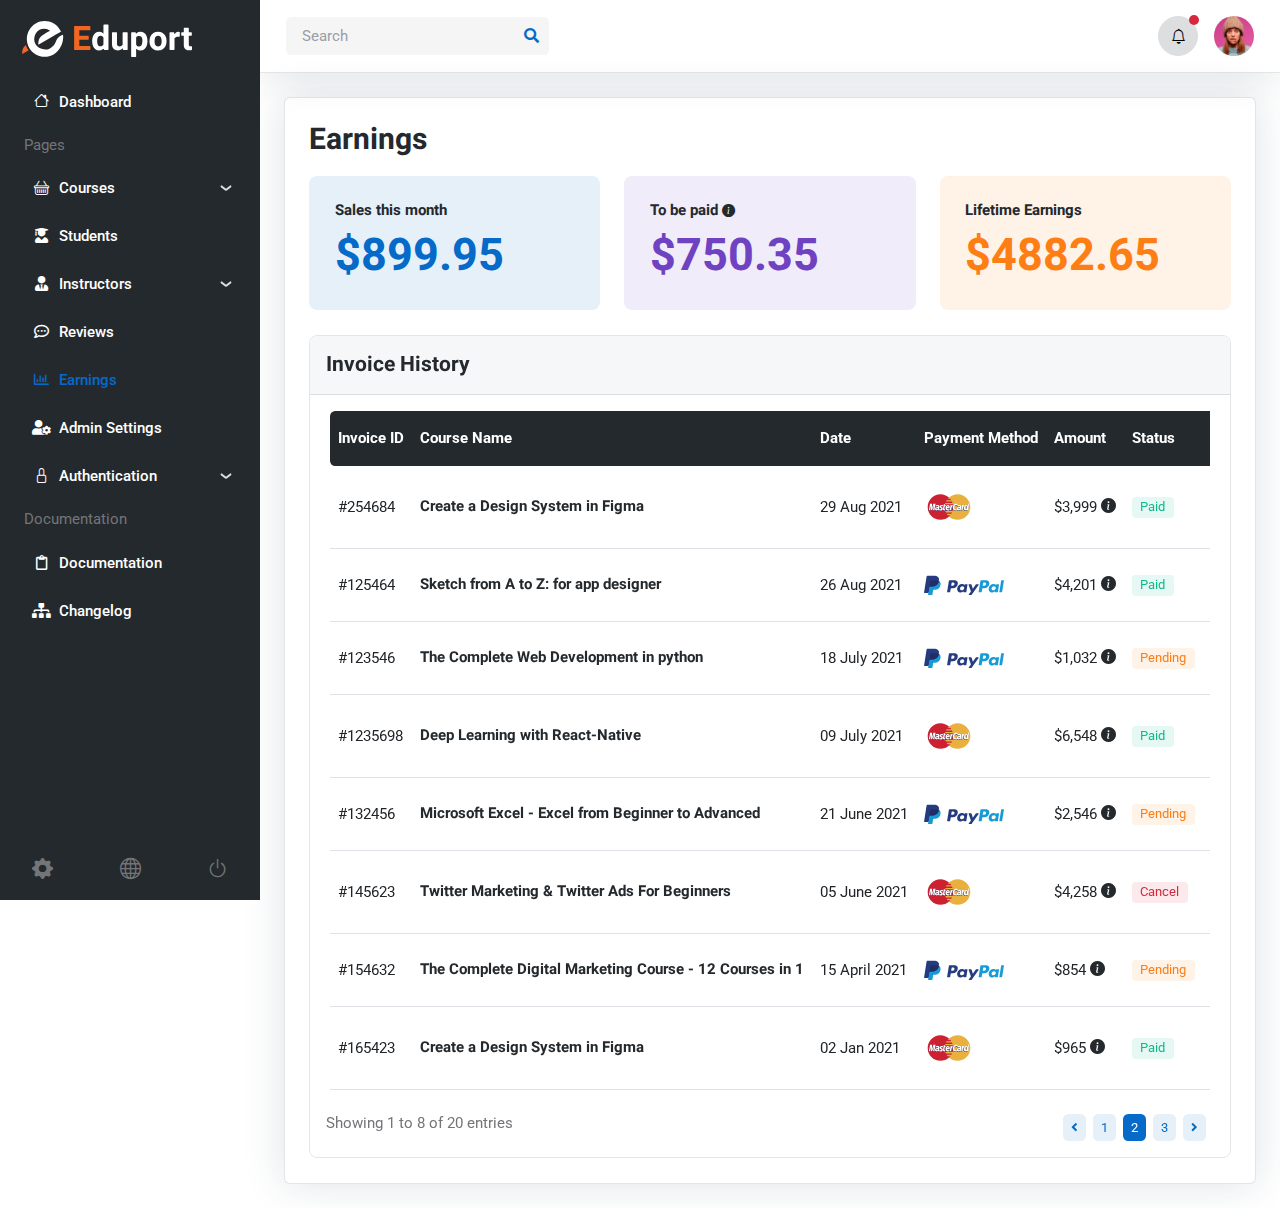
<file: Note/ElearningTemplate/admin-earning.html>
<!DOCTYPE html>
	<html lang="en">
	
<!-- Mirrored from eduport.webestica.com/admin-earning.html by HTTrack Website Copier/3.x [XR&CO'2014], Wed, 16 Mar 2022 02:58:40 GMT -->
<head>
		<title>Eduport- LMS, Education and Course Theme</title>

		<!-- Meta Tags -->
		<meta charset="utf-8">
		<meta name="viewport" content="width=device-width, initial-scale=1, shrink-to-fit=no">
		<meta name="author" content="Webestica.com">
		<meta name="description" content="Eduport- LMS, Education and Course Theme">

		<!-- Favicon -->
		<link rel="shortcut icon" href="assets/images/favicon.ico">

		<!-- Google Font -->
		<link rel="preconnect" href="https://fonts.googleapis.com/">
		<link rel="preconnect" href="https://fonts.gstatic.com/" crossorigin>
		<link rel="stylesheet" href="https://fonts.googleapis.com/css2?family=Heebo:wght@400;500;700&amp;family=Roboto:wght@400;500;700&amp;display=swap">

		<!-- Plugins CSS -->
		<link rel="stylesheet" type="text/css" href="assets/vendor/font-awesome/css/all.min.css">
		<link rel="stylesheet" type="text/css" href="assets/vendor/bootstrap-icons/bootstrap-icons.css">
		<link rel="stylesheet" type="text/css" href="assets/vendor/apexcharts/css/apexcharts.css">
		<link rel="stylesheet" type="text/css" href="assets/vendor/overlay-scrollbar/css/OverlayScrollbars.min.css">

		<!-- Theme CSS -->
		<link id="style-switch" rel="stylesheet" type="text/css" href="assets/css/style.css">

	</head>

	<body>


	<!-- **************** MAIN CONTENT START **************** -->
	<main>
		
	<!-- Sidebar START -->
	<nav class="navbar sidebar navbar-expand-xl navbar-dark bg-dark">

		<!-- Navbar brand for xl START -->
		<div class="d-flex align-items-center">
			<a class="navbar-brand" href="index.html">
				<img class="navbar-brand-item" src="assets/images/logo-light.svg" alt="">
			</a>
		</div>
		<!-- Navbar brand for xl END -->
		
		<div class="offcanvas offcanvas-start flex-row custom-scrollbar h-100" data-bs-backdrop="true" tabindex="-1" id="offcanvasSidebar">
			<div class="offcanvas-body sidebar-content d-flex flex-column bg-dark">

				<!-- Sidebar menu START -->
				<ul class="navbar-nav flex-column" id="navbar-sidebar">
				
					<!-- Menu item 1 -->
					<li class="nav-item"><a href="admin-dashboard.html" class="nav-link"><i class="bi bi-house fa-fw me-2"></i>Dashboard</a></li>
					
					<!-- Title -->
					<li class="nav-item ms-2 my-2">Pages</li>
	
					<!-- menu item 2 -->
					<li class="nav-item">
						<a class="nav-link" data-bs-toggle="collapse" href="#collapsepage" role="button" aria-expanded="false" aria-controls="collapsepage">
							<i class="bi bi-basket fa-fw me-2"></i>Courses
						</a>
						<!-- Submenu -->
						<ul class="nav collapse flex-column" id="collapsepage" data-bs-parent="#navbar-sidebar">
							<li class="nav-item"> <a class="nav-link" href="admin-course-list.html">All Courses</a></li>
							<li class="nav-item"> <a class="nav-link" href="admin-course-category.html">Course Category</a></li>
							<li class="nav-item"> <a class="nav-link" href="admin-course-detail.html">Course Detail</a></li>
					</ul>
					</li>
	
					<!-- Menu item 3 -->
					<li class="nav-item"> <a class="nav-link" href="admin-student-list.html"><i class="fas fa-user-graduate fa-fw me-2"></i>Students</a></li>
	
					<!-- Menu item 4 -->
					<li class="nav-item">
						<a class="nav-link" data-bs-toggle="collapse" href="#collapseinstructors" role="button" aria-expanded="false" aria-controls="collapseinstructors">
							<i class="fas fa-user-tie fa-fw me-2"></i>Instructors
						</a>
						<!-- Submenu -->
						<ul class="nav collapse flex-column" id="collapseinstructors" data-bs-parent="#navbar-sidebar">
							<li class="nav-item"> <a class="nav-link" href="admin-instructor-list.html">Instructors</a></li>
							<li class="nav-item"> <a class="nav-link" href="admin-instructor-detail.html">Instructor Detail</a></li>
							<li class="nav-item"> 
								<a class="nav-link" href="admin-instructor-request.html">Instructor requests
									<span class="badge bg-success text-white rounded-circle ms-2">2</span>
								</a>
							</li>
						</ul>
					</li>
					
					<!-- Menu item 5 -->
					<li class="nav-item"> <a class="nav-link" href="admin-review.html"><i class="far fa-comment-dots fa-fw me-2"></i>Reviews</a></li>
	
					<!-- Menu item 6 -->
					<li class="nav-item"> <a class="nav-link active" href="admin-earning.html"><i class="far fa-chart-bar fa-fw me-2"></i>Earnings</a></li>
	
					<!-- Menu item 7 -->
					<li class="nav-item"> <a class="nav-link" href="admin-setting.html"><i class="fas fa-user-cog fa-fw me-2"></i>Admin Settings</a></li>
	
					<!-- Menu item 8 -->
					<li class="nav-item">
						<a class="nav-link" data-bs-toggle="collapse" href="#collapseauthentication" role="button" aria-expanded="false" aria-controls="collapseauthentication">
							<i class="bi bi-lock fa-fw me-2"></i>Authentication
						</a>
						<!-- Submenu -->
						<ul class="nav collapse flex-column" id="collapseauthentication" data-bs-parent="#navbar-sidebar">
							<li class="nav-item"> <a class="nav-link" href="sign-up.html">Sign Up</a></li>
							<li class="nav-item"> <a class="nav-link" href="sign-in.html">Sign In</a></li>
							<li class="nav-item"> <a class="nav-link" href="forgot-password.html">Forgot Password</a></li>
							<li class="nav-item"> <a class="nav-link" href="admin-error-404.html">Error 404</a></li>
						</ul>
					</li>
	
					<!-- Title -->
					<li class="nav-item ms-2 my-2">Documentation</li>
	
					<!-- Menu item 9 -->
					<li class="nav-item"> <a class="nav-link" href="docs/index.html"><i class="far fa-clipboard fa-fw me-2"></i>Documentation</a></li>
	
					<!-- Menu item 10 -->
					<li class="nav-item"> <a class="nav-link" href="docs/changelog.html"><i class="fas fa-sitemap fa-fw me-2"></i>Changelog</a></li>
				</ul>

				<!-- Sidebar footer START -->
				<div class="px-3 mt-auto">
					<div class="d-flex align-items-center justify-content-between">
						<a class="h5 mb-0 text-primary-hover" href="admin-setting.html" data-bs-toggle="tooltip" data-bs-placement="top" title="Setting">
							<i class="bi bi-gear-fill"></i>
						</a>
						<a class="h5 mb-0 text-primary-hover" href="index.html" data-bs-toggle="tooltip" data-bs-placement="top" title="Home">
							<i class="bi bi-globe"></i>
						</a>
						<a class="h5 mb-0 text-primary-hover" href="sign-in.html" data-bs-toggle="tooltip" data-bs-placement="top" title="Sign up">
							<i class="bi bi-power"></i>
						</a>
					</div>
				</div>
				<!-- Sidebar footer END -->
				
			</div>
		</div>
	</nav>
	<!-- Sidebar END -->

	<!-- Page content START -->
	<div class="page-content">

		<!-- Top bar START -->
		<nav class="top-bar navbar-light border-bottom py-0 py-xl-3">
			<div class="container-fluid p-0">
				<div class="d-flex align-items-center w-100">

					<!-- Logo START -->
					<div class="d-flex align-items-center d-xl-none">
						<a class="navbar-brand" href="index.html">
							<img class="light-mode-item navbar-brand-item h-30px" src="assets/images/logo-mobile.svg" alt="">
							<img class="dark-mode-item navbar-brand-item h-30px" src="assets/images/logo-mobile-light.svg" alt="">
						</a>
					</div>
					<!-- Logo END -->

					<!-- Toggler for sidebar START -->
					<div class="navbar-expand-xl sidebar-offcanvas-menu">
						<button class="navbar-toggler me-auto" type="button" data-bs-toggle="offcanvas" data-bs-target="#offcanvasSidebar" aria-controls="offcanvasSidebar" aria-expanded="false" aria-label="Toggle navigation" data-bs-auto-close="outside">
							<i class="bi bi-text-right fa-fw h2 lh-0 mb-0 rtl-flip" data-bs-target="#offcanvasMenu"> </i>
						</button>
					</div>
					<!-- Toggler for sidebar END -->
					
					<!-- Top bar left -->
					<div class="navbar-expand-lg ms-auto ms-xl-0">
						
						<!-- Toggler for menubar START -->
						<button class="navbar-toggler ms-auto" type="button" data-bs-toggle="collapse" data-bs-target="#navbarTopContent" aria-controls="navbarTopContent" aria-expanded="false" aria-label="Toggle navigation">
							<span class="navbar-toggler-animation">
								<span></span>
								<span></span>
								<span></span>
							</span>
						</button>
						<!-- Toggler for menubar END -->

						<!-- Topbar menu START -->
						<div class="collapse navbar-collapse w-100" id="navbarTopContent">
							<!-- Top search START -->
							<div class="nav my-3 my-xl-0 flex-nowrap align-items-center">
								<div class="nav-item w-100">
									<form class="rounded position-relative">
										<input class="form-control pe-5 bg-secondary bg-opacity-10 border-0" type="search" placeholder="Search" aria-label="Search">
										<button class="btn bg-transparent px-2 py-0 position-absolute top-50 end-0 translate-middle-y" type="submit"><i class="fas fa-search fs-6 text-primary"></i></button>
									</form>
								</div>
							</div>
							<!-- Top search END -->
						</div>
						<!-- Topbar menu END -->
					</div>
					<!-- Top bar left END -->
					
					<!-- Top bar right START -->
					<div class="ms-xl-auto">
						<ul class="navbar-nav flex-row align-items-center">

							<!-- Notification dropdown START -->
							<li class="nav-item ms-2 ms-md-3 dropdown">
								<!-- Notification button -->
								<a class="btn btn-light btn-round mb-0" href="#" role="button" data-bs-toggle="dropdown" aria-expanded="false" data-bs-auto-close="outside">
									<i class="bi bi-bell fa-fw"></i>
								</a>
								<!-- Notification dote -->
								<span class="notif-badge animation-blink"></span>
	
								<!-- Notification dropdown menu START -->
								<div class="dropdown-menu dropdown-animation dropdown-menu-end dropdown-menu-size-md p-0 shadow-lg border-0">
									<div class="card bg-transparent">
										<div class="card-header bg-transparent border-bottom py-4 d-flex justify-content-between align-items-center">
											<h6 class="m-0">Notifications <span class="badge bg-danger bg-opacity-10 text-danger ms-2">2 new</span></h6>
											<a class="small" href="#">Clear all</a>
										</div>
										<div class="card-body p-0">
											<ul class="list-group list-unstyled list-group-flush">
												<!-- Notif item -->
												<li>
													<a href="#" class="list-group-item-action border-0 border-bottom d-flex p-3">
														<div class="me-3">
															<div class="avatar avatar-md">
																<img class="avatar-img rounded-circle" src="assets/images/avatar/08.jpg" alt="avatar">
															</div>
														</div>
														<div>
															<p class="text-body small m-0">Congratulate <b>Joan Wallace</b> for graduating from <b>Microverse university</b></p>
															<u class="small">Say congrats</u>
														</div>
													</a>
												</li>
	
												<!-- Notif item -->
												<li>
													<a href="#" class="list-group-item-action border-0 border-bottom d-flex p-3">
														<div class="me-3">
															<div class="avatar avatar-md">
																<img class="avatar-img rounded-circle" src="assets/images/avatar/02.jpg" alt="avatar">
															</div>
														</div>
														<div>
															<h6 class="mb-1">Larry Lawson Added a new course</h6>
															<p class="small text-body m-0">What's new! Find out about new features</p>
															<u class="small">View detail</u>
														</div>
													</a>
												</li>
	
												<!-- Notif item -->
												<li>
													<a href="#" class="list-group-item-action border-0 border-bottom d-flex p-3">
														<div class="me-3">
															<div class="avatar avatar-md">
																<img class="avatar-img rounded-circle" src="assets/images/avatar/05.jpg" alt="avatar">
															</div>
														</div>
														<div>
															<h6 class="mb-1">New request to apply for Instructor</h6>
															<u class="small">View detail</u>
														</div>
													</a>
												</li>
	
												<!-- Notif item -->
												<li>
													<a href="#" class="list-group-item-action border-0 border-bottom d-flex p-3">
														<div class="me-3">
															<div class="avatar avatar-md">
																<img class="avatar-img rounded-circle" src="assets/images/avatar/03.jpg" alt="avatar">
															</div>
														</div>
														<div>
															<h6 class="mb-1">Update v2.3 completed successfully</h6>
															<p class="small text-body m-0">What's new! Find out about new features</p>
															<small class="text-body">5 min ago</small>
														</div>
													</a>
												</li>
											</ul>
										</div>
										<!-- Button -->
										<div class="card-footer bg-transparent border-0 py-3 text-center position-relative">
											<a href="#" class="stretched-link">See all incoming activity</a>
										</div>
									</div>
								</div>
								<!-- Notification dropdown menu END -->
							</li>
							<!-- Notification dropdown END -->

							<!-- Profile dropdown START -->
							<li class="nav-item ms-2 ms-md-3 dropdown">
								<!-- Avatar -->
								<a class="avatar avatar-sm p-0" href="#" id="profileDropdown" role="button" data-bs-auto-close="outside" data-bs-display="static" data-bs-toggle="dropdown" aria-expanded="false">
									<img class="avatar-img rounded-circle" src="assets/images/avatar/01.jpg" alt="avatar">
								</a>

								<!-- Profile dropdown START -->
								<ul class="dropdown-menu dropdown-animation dropdown-menu-end shadow pt-3" aria-labelledby="profileDropdown">
									<!-- Profile info -->
									<li class="px-3">
										<div class="d-sm-flex align-items-center">
											<!-- Avatar -->
											<div class="avatar me-3">
												<img class="avatar-img rounded-circle shadow" src="assets/images/avatar/01.jpg" alt="avatar">
											</div>
											<div>
												<a class="h6 mt-2 mt-sm-0" href="#">Lori Ferguson</a>
												<p class="small m-0">example@gmail.com</p>
											</div>
										</div>
										<hr>
									</li>

									<!-- Links -->
									<li><a class="dropdown-item" href="#"><i class="bi bi-person fa-fw me-2"></i>Edit Profile</a></li>
									<li><a class="dropdown-item" href="#"><i class="bi bi-gear fa-fw me-2"></i>Account Settings</a></li>
									<li><a class="dropdown-item" href="#"><i class="bi bi-info-circle fa-fw me-2"></i>Help</a></li>
									<li><a class="dropdown-item bg-danger-soft-hover" href="#"><i class="bi bi-power fa-fw me-2"></i>Sign Out</a></li>
									<li> <hr class="dropdown-divider"></li>

									<!-- Dark mode switch START -->
									<li>
										<div class="modeswitch-wrap" id="darkModeSwitch">
											<div class="modeswitch-item">
												<div class="modeswitch-icon"></div>
											</div>
											<span>Dark mode</span>
										</div>
									</li> 
									<!-- Dark mode switch END -->
								</ul>
								<!-- Profile dropdown END -->
							</li>
							<!-- Profile dropdown END -->
						</ul>
					</div>
					<!-- Top bar right END -->
				</div>
			</div>
		</nav>
		<!-- Top bar END -->

		<!-- Page main content START -->
		<div class="page-content-wrapper border">

			<!-- Title -->
			<div class="row mb-3">
				<div class="col-12">
					<h1 class="h3 mb-0">Earnings</h1>
				</div>
			</div>

			<div class="row g-4 mb-4">
				<!-- Earning item -->
				<div class="col-sm-6 col-lg-4">
					<div class="p-4 bg-primary bg-opacity-10 rounded-3">
						<h6>Sales this month</h6>
						<h2 class="mb-0 fs-1 text-primary">$899.95</h2>
					</div>
				</div>

				<!-- Earning item -->
				<div class="col-sm-6 col-lg-4">
					<div class="p-4 bg-purple bg-opacity-10 rounded-3">
						<h6>To be paid
							<a tabindex="0" class="h6 mb-0" role="button" data-bs-toggle="popover" data-bs-trigger="focus" data-bs-placement="top" data-bs-content="After US royalty withholding tax" data-bs-original-title="" title="">
								<i class="bi bi-info-circle-fill small"></i>
							</a>
						</h6>
						<h2 class="mb-0 fs-1 text-purple">$750.35</h2>
					</div>
				</div>

				<!-- Earning item -->
				<div class="col-sm-6 col-lg-4">
					<div class="p-4 bg-orange bg-opacity-10 rounded-3">
						<h6>Lifetime Earnings</h6>
						<h2 class="mb-0 fs-1 text-orange">$4882.65</h2>
					</div>
				</div>
			</div> <!-- Row END -->
			
			<!-- All review table START -->
			<div class="card bg-transparent border">

				<!-- Card header START -->
				<div class="card-header bg-light border-bottom">
					<h5 class="mb-0">Invoice History</h5>
				</div>
				<!-- Card header END -->

				<!-- Card body START -->
				<div class="card-body pb-0">
					<!-- Table START -->
					<div class="table-responsive-xxl border-0">
						<table class="table table-dark-gray align-middle p-4 mb-0 table-hover">
							<!-- Table head -->
							<thead>
								<tr>
									<th scope="col" class="border-0 rounded-start">Invoice ID</th>
									<th scope="col" class="border-0">Course Name</th>
									<th scope="col" class="border-0">Date</th>
									<th scope="col" class="border-0">Payment Method</th>
									<th scope="col" class="border-0">Amount</th>
									<th scope="col" class="border-0">Status</th>
									<th scope="col" class="border-0 rounded-end">Action</th>
								</tr>
							</thead>

							<!-- Table body START -->
							<tbody>
							
								<!-- Table row -->
								<tr>
									<!-- Table data -->
									<td>#254684</td>

									<!-- Table data -->
									<td>
										<h6 class="mb-0"><a href="#">Create a Design System in Figma</a></h6>
									</td>

									<!-- Table data -->
									<td>29 Aug 2021</td>

									<!-- Table data -->
									<td>
										<img src="assets/images/client/mastercard.svg" class="h-50px" alt="">
									</td>

									<!-- Table data -->
									<td>$3,999
										<!-- Dropdown icon -->
										<a href="#" class="h6 mb-0" role="button" id="dropdownShare1" data-bs-toggle="dropdown" aria-expanded="false">
											<i class="bi bi-info-circle-fill"></i>
										</a>
										<!-- Dropdown items -->
										<ul class="dropdown-menu dropdown-w-sm dropdown-menu-end min-w-auto shadow rounded" aria-labelledby="dropdownShare1">
											<li>
												<div class="d-flex justify-content-between">
													<span class="small">Commission</span>
													<span class="h6 mb-0 small">$86</span>
												</div>
												<hr class="my-1"> <!-- Divider -->
											</li>

											<li>
												<div class="d-flex justify-content-between">
													<span class="me-4 small">Us royalty withholding</span>
													<span class="text-danger small">-$0.00</span>
												</div>
												<hr class="my-1"> <!-- Divider -->
											</li>
											
											<li>
												<div class="d-flex justify-content-between">
													<span class="small">Earning</span>
													<span class="h6 mb-0 small">$86</span>
												</div>
											</li>
										</ul>
									</td>

									<!-- Table data -->
									<td>
										<div class="badge bg-success bg-opacity-10 text-success">Paid</div>
									</td>

									<!-- Table data -->
									<td>
										<a href="#" class="btn btn-primary-soft btn-round me-1 mb-1 mb-md-0" data-bs-toggle="tooltip" data-bs-placement="top" title="" data-bs-original-title="Download" aria-label="Download">
											<i class="bi bi-download"></i>
										</a>
									</td>
								</tr>

								<!-- Table row -->
								<tr>
									<!-- Table data -->
									<td>#125464</td>

									<!-- Table data -->
									<td>
										<h6 class="mb-0">Sketch from A to Z: for app designer</h6>
									</td>

									<!-- Table data -->
									<td>26 Aug 2021</td>

									<!-- Table data -->
									<td>
										<img src="assets/images/client/paypal.svg" class="w-80px" alt="">
									</td>

									<!-- Table data -->
									<td>$4,201
										<!-- Dropdown icon -->
										<a href="#" class="h6 mb-0" role="button" id="dropdownShare2" data-bs-toggle="dropdown" aria-expanded="false">
											<i class="bi bi-info-circle-fill"></i>
										</a>
										<!-- Dropdown items -->
										<ul class="dropdown-menu dropdown-w-sm dropdown-menu-end min-w-auto shadow rounded" aria-labelledby="dropdownShare2">
											<li>
												<div class="d-flex justify-content-between">
													<span class="small">Commission</span>
													<span class="h6 mb-0 small">$86</span>
												</div>
												<hr class="my-1"> <!-- Divider -->
											</li>

											<li>
												<div class="d-flex justify-content-between">
													<span class="me-4 small">Us royalty withholding</span>
													<span class="text-danger small">-$0.00</span>
												</div>
												<hr class="my-1"> <!-- Divider -->
											</li>
											
											<li>
												<div class="d-flex justify-content-between">
													<span class="small">Earning</span>
													<span class="h6 mb-0 small">$86</span>
												</div>
											</li>
										</ul>
									</td>

									<!-- Table data -->
									<td>
										<div class="badge bg-success bg-opacity-10 text-success">Paid</div>
									</td>

									<!-- Table data -->
									<td>
										<a href="#" class="btn btn-primary-soft btn-round me-1 mb-1 mb-md-0" data-bs-toggle="tooltip" data-bs-placement="top" title="" data-bs-original-title="Download" aria-label="Download">
											<i class="bi bi-download"></i>
										</a>
									</td>
								</tr>

								<!-- Table row -->
								<tr>
									<!-- Table data -->
									<td>#123546</td>

									<!-- Table data -->
									<td>
										<h6 class="mb-0">The Complete Web Development in python</h6>
									</td>

									<!-- Table data -->
									<td>18 July 2021</td>

									<!-- Table data -->
									<td>
										<img src="assets/images/client/paypal.svg" class="w-80px" alt="">
									</td>

									<!-- Table data -->
									<td>$1,032
										<!-- Dropdown icon -->
										<a href="#" class="h6 mb-0" role="button" id="dropdownShare3" data-bs-toggle="dropdown" aria-expanded="false">
											<i class="bi bi-info-circle-fill"></i>
										</a>
										<!-- Dropdown items -->
										<ul class="dropdown-menu dropdown-w-sm dropdown-menu-end min-w-auto shadow rounded" aria-labelledby="dropdownShare3">
											<li>
												<div class="d-flex justify-content-between">
													<span class="small">Commission</span>
													<span class="h6 mb-0 small">$86</span>
												</div>
												<hr class="my-1"> <!-- Divider -->
											</li>

											<li>
												<div class="d-flex justify-content-between">
													<span class="me-4 small">Us royalty withholding</span>
													<span class="text-danger small">-$0.00</span>
												</div>
												<hr class="my-1"> <!-- Divider -->
											</li>
											
											<li>
												<div class="d-flex justify-content-between">
													<span class="small">Earning</span>
													<span class="h6 mb-0 small">$86</span>
												</div>
											</li>
										</ul>
									</td>

									<!-- Table data -->
									<td>
										<div class="badge bg-orange bg-opacity-10 text-orange">Pending</div>
									</td>

									<!-- Table data -->
									<td>
										<a href="#" class="btn btn-primary-soft btn-round me-1 mb-1 mb-md-0" data-bs-toggle="tooltip" data-bs-placement="top" title="" data-bs-original-title="Download" aria-label="Download">
											<i class="bi bi-download"></i>
										</a>
									</td>
								</tr>

								<!-- Table row -->
								<tr>
									<!-- Table data -->
									<td>#1235698</td>

									<!-- Table data -->
									<td>
										<h6 class="mb-0">Deep Learning with React-Native</h6>
									</td>

									<!-- Table data -->
									<td>09 July 2021</td>

									<!-- Table data -->
									<td>
										<img src="assets/images/client/mastercard.svg" class="h-50px" alt="">
									</td>

									<!-- Table data -->
									<td>$6,548
										<!-- Dropdown icon -->
										<a href="#" class="h6 mb-0" role="button" id="dropdownShare4" data-bs-toggle="dropdown" aria-expanded="false">
											<i class="bi bi-info-circle-fill"></i>
										</a>
										<!-- Dropdown items -->
										<ul class="dropdown-menu dropdown-w-sm dropdown-menu-end min-w-auto shadow rounded" aria-labelledby="dropdownShare4">
											<li>
												<div class="d-flex justify-content-between">
													<span class="small">Commission</span>
													<span class="h6 mb-0 small">$86</span>
												</div>
												<hr class="my-1"> <!-- Divider -->
											</li>

											<li>
												<div class="d-flex justify-content-between">
													<span class="me-4 small">Us royalty withholding</span>
													<span class="text-danger small">-$0.00</span>
												</div>
												<hr class="my-1"> <!-- Divider -->
											</li>
											
											<li>
												<div class="d-flex justify-content-between">
													<span class="small">Earning</span>
													<span class="h6 mb-0 small">$86</span>
												</div>
											</li>
										</ul>
									</td>

									<!-- Table data -->
									<td>
										<div class="badge bg-success bg-opacity-10 text-success">Paid</div>
									</td>

									<!-- Table data -->
									<td>
										<a href="#" class="btn btn-primary-soft btn-round me-1 mb-1 mb-md-0" data-bs-toggle="tooltip" data-bs-placement="top" title="" data-bs-original-title="Download" aria-label="Download">
											<i class="bi bi-download"></i>
										</a>
									</td>
								</tr>

								<!-- Table row -->
								<tr>
									<!-- Table data -->
									<td>#132456</td>

									<!-- Table data -->
									<td>
										<h6 class="mb-0">Microsoft Excel - Excel from Beginner to Advanced</h6>
									</td>

									<!-- Table data -->
									<td>21 June 2021</td>

									<!-- Table data -->
									<td>
										<img src="assets/images/client/paypal.svg" class="w-80px" alt="">
									</td>

									<!-- Table data -->
									<td>$2,546
										<!-- Dropdown icon -->
										<a href="#" class="h6 mb-0" role="button" id="dropdownShare5" data-bs-toggle="dropdown" aria-expanded="false">
											<i class="bi bi-info-circle-fill"></i>
										</a>
										<!-- Dropdown items -->
										<ul class="dropdown-menu dropdown-w-sm dropdown-menu-end min-w-auto shadow rounded" aria-labelledby="dropdownShare5">
											<li>
												<div class="d-flex justify-content-between">
													<span class="small">Commission</span>
													<span class="h6 mb-0 small">$86</span>
												</div>
												<hr class="my-1"> <!-- Divider -->
											</li>

											<li>
												<div class="d-flex justify-content-between">
													<span class="me-4 small">Us royalty withholding</span>
													<span class="text-danger small">-$0.00</span>
												</div>
												<hr class="my-1"> <!-- Divider -->
											</li>
											
											<li>
												<div class="d-flex justify-content-between">
													<span class="small">Earning</span>
													<span class="h6 mb-0 small">$86</span>
												</div>
											</li>
										</ul>
									</td>

									<!-- Table data -->
									<td>
										<div class="badge bg-orange bg-opacity-10 text-orange">Pending</div>
									</td>

									<!-- Table data -->
									<td>
										<a href="#" class="btn btn-primary-soft btn-round me-1 mb-1 mb-md-0" data-bs-toggle="tooltip" data-bs-placement="top" title="" data-bs-original-title="Download" aria-label="Download">
											<i class="bi bi-download"></i>
										</a>
									</td>
								</tr>

								<!-- Table row -->
								<tr>
									<!-- Table data -->
									<td>#145623</td>

									<!-- Table data -->
									<td>
										<h6 class="mb-0">Twitter Marketing & Twitter Ads For Beginners</h6>
									</td>

									<!-- Table data -->
									<td>05 June 2021</td>

									<!-- Table data -->
									<td>
										<img src="assets/images/client/mastercard.svg" class="h-50px" alt="">
									</td>

									<!-- Table data -->
									<td>$4,258
										<!-- Dropdown icon -->
										<a href="#" class="h6 mb-0" role="button" id="dropdownShare6" data-bs-toggle="dropdown" aria-expanded="false">
											<i class="bi bi-info-circle-fill"></i>
										</a>
										<!-- Dropdown items -->
										<ul class="dropdown-menu dropdown-w-sm dropdown-menu-end min-w-auto shadow rounded" aria-labelledby="dropdownShare6">
											<li>
												<div class="d-flex justify-content-between">
													<span class="small">Commission</span>
													<span class="h6 mb-0 small">$86</span>
												</div>
												<hr class="my-1"> <!-- Divider -->
											</li>

											<li>
												<div class="d-flex justify-content-between">
													<span class="me-4 small">Us royalty withholding</span>
													<span class="text-danger small">-$0.00</span>
												</div>
												<hr class="my-1"> <!-- Divider -->
											</li>
											
											<li>
												<div class="d-flex justify-content-between">
													<span class="small">Earning</span>
													<span class="h6 mb-0 small">$86</span>
												</div>
											</li>
										</ul>
									</td>

									<!-- Table data -->
									<td>
										<div class="badge bg-danger bg-opacity-10 text-danger">Cancel</div>
									</td>

									<!-- Table data -->
									<td>
										<a href="#" class="btn btn-primary-soft btn-round me-1 mb-1 mb-md-0" data-bs-toggle="tooltip" data-bs-placement="top" title="" data-bs-original-title="Download" aria-label="Download">
											<i class="bi bi-download"></i>
										</a>
									</td>
								</tr>

								<!-- Table row -->
								<tr>
									<!-- Table data -->
									<td>#154632</td>

									<!-- Table data -->
									<td>
										<h6 class="mb-0">The Complete Digital Marketing Course - 12 Courses in 1</h6>
									</td>

									<!-- Table data -->
									<td>15 April 2021</td>

									<!-- Table data -->
									<td>
										<img src="assets/images/client/paypal.svg" class="w-80px" alt="">
									</td>

									<!-- Table data -->
									<td>$854
										<!-- Dropdown icon -->
										<a href="#" class="h6 mb-0" role="button" id="dropdownShare7" data-bs-toggle="dropdown" aria-expanded="false">
											<i class="bi bi-info-circle-fill"></i>
										</a>
										<!-- Dropdown items -->
										<ul class="dropdown-menu dropdown-w-sm dropdown-menu-end min-w-auto shadow rounded" aria-labelledby="dropdownShare7">
											<li>
												<div class="d-flex justify-content-between">
													<span class="small">Commission</span>
													<span class="h6 mb-0 small">$86</span>
												</div>
												<hr class="my-1"> <!-- Divider -->
											</li>

											<li>
												<div class="d-flex justify-content-between">
													<span class="me-4 small">Us royalty withholding</span>
													<span class="text-danger small">-$0.00</span>
												</div>
												<hr class="my-1"> <!-- Divider -->
											</li>
											
											<li>
												<div class="d-flex justify-content-between">
													<span class="small">Earning</span>
													<span class="h6 mb-0 small">$86</span>
												</div>
											</li>
										</ul>
									</td>

									<!-- Table data -->
									<td>
										<div class="badge bg-orange bg-opacity-10 text-orange">Pending</div>
									</td>

									<!-- Table data -->
									<td>
										<a href="#" class="btn btn-primary-soft btn-round me-1 mb-1 mb-md-0" data-bs-toggle="tooltip" data-bs-placement="top" title="" data-bs-original-title="Download" aria-label="Download">
											<i class="bi bi-download"></i>
										</a>
									</td>
								</tr>

								<!-- Table row -->
								<tr>
									<!-- Table data -->
									<td>#165423</td>

									<!-- Table data -->
									<td>
										<h6 class="mb-0">Create a Design System in Figma</h6>
									</td>

									<!-- Table data -->
									<td>02 Jan 2021</td>

									<!-- Table data -->
									<td>
										<img src="assets/images/client/mastercard.svg" class="h-50px" alt="">
									</td>

									<!-- Table data -->
									<td>$965
										<!-- Dropdown icon -->
										<a href="#" class="h6 mb-0" role="button" id="dropdownShare8" data-bs-toggle="dropdown" aria-expanded="false">
											<i class="bi bi-info-circle-fill"></i>
										</a>
										<!-- Dropdown items -->
										<ul class="dropdown-menu dropdown-w-sm dropdown-menu-end min-w-auto shadow rounded" aria-labelledby="dropdownShare8">
											<li>
												<div class="d-flex justify-content-between">
													<span class="small">Commission</span>
													<span class="h6 mb-0 small">$86</span>
												</div>
												<hr class="my-1"> <!-- Divider -->
											</li>

											<li>
												<div class="d-flex justify-content-between">
													<span class="me-4 small">Us royalty withholding</span>
													<span class="text-danger small">-$0.00</span>
												</div>
												<hr class="my-1"> <!-- Divider -->
											</li>
											
											<li>
												<div class="d-flex justify-content-between">
													<span class="small">Earning</span>
													<span class="h6 mb-0 small">$86</span>
												</div>
											</li>
										</ul>
									</td>

									<!-- Table data -->
									<td>
										<div class="badge bg-success bg-opacity-10 text-success">Paid</div>
									</td>

									<!-- Table data -->
									<td>
										<a href="#" class="btn btn-primary-soft btn-round me-1 mb-1 mb-md-0" data-bs-toggle="tooltip" data-bs-placement="top" title="" data-bs-original-title="Download" aria-label="Download">
											<i class="bi bi-download"></i>
										</a>
									</td>
								</tr>

							</tbody>
							<!-- Table body END -->
						</table>
					</div>
					<!-- Table END -->
				</div>
				<!-- Card body END -->

				<!-- Card footer START -->
				<div class="card-footer bg-transparent">
					<!-- Pagination START -->
					<div class="d-sm-flex justify-content-sm-between align-items-sm-center">
						<!-- Content -->
						<p class="mb-0 text-center text-sm-start">Showing 1 to 8 of 20 entries</p>
						<!-- Pagination -->
						<nav class="d-flex justify-content-center mb-0" aria-label="navigation">
							<ul class="pagination pagination-sm pagination-primary-soft mb-0 pb-0">
								<li class="page-item mb-0"><a class="page-link" href="#" tabindex="-1"><i class="fas fa-angle-left"></i></a></li>
								<li class="page-item mb-0"><a class="page-link" href="#">1</a></li>
								<li class="page-item mb-0 active"><a class="page-link" href="#">2</a></li>
								<li class="page-item mb-0"><a class="page-link" href="#">3</a></li>
								<li class="page-item mb-0"><a class="page-link" href="#"><i class="fas fa-angle-right"></i></a></li>
							</ul>
						</nav>
					</div>
					<!-- Pagination END -->
				</div>
				<!-- Card footer END -->
			</div>
			<!-- All review table END -->
		</div>
		<!-- Page main content END -->
	</div>
	<!-- Page content END -->

	</main>
	<!-- **************** MAIN CONTENT END **************** -->

	<!-- Back to top -->
	<div class="back-top"><i class="bi bi-arrow-up-short position-absolute top-50 start-50 translate-middle"></i></div>

	<!-- Bootstrap JS -->
	<script src="assets/vendor/bootstrap/dist/js/bootstrap.bundle.min.js"></script>

	<!-- Vendors -->
	<script src="assets/vendor/purecounterjs/dist/purecounter_vanilla.js"></script>
	<script src="assets/vendor/apexcharts/js/apexcharts.min.js"></script>
	<script src="assets/vendor/overlay-scrollbar/js/OverlayScrollbars.min.js"></script>

	<!-- Template Functions -->
	<script src="assets/js/functions.js"></script>

	</body>
	
<!-- Mirrored from eduport.webestica.com/admin-earning.html by HTTrack Website Copier/3.x [XR&CO'2014], Wed, 16 Mar 2022 02:58:40 GMT -->
</html>
</file>
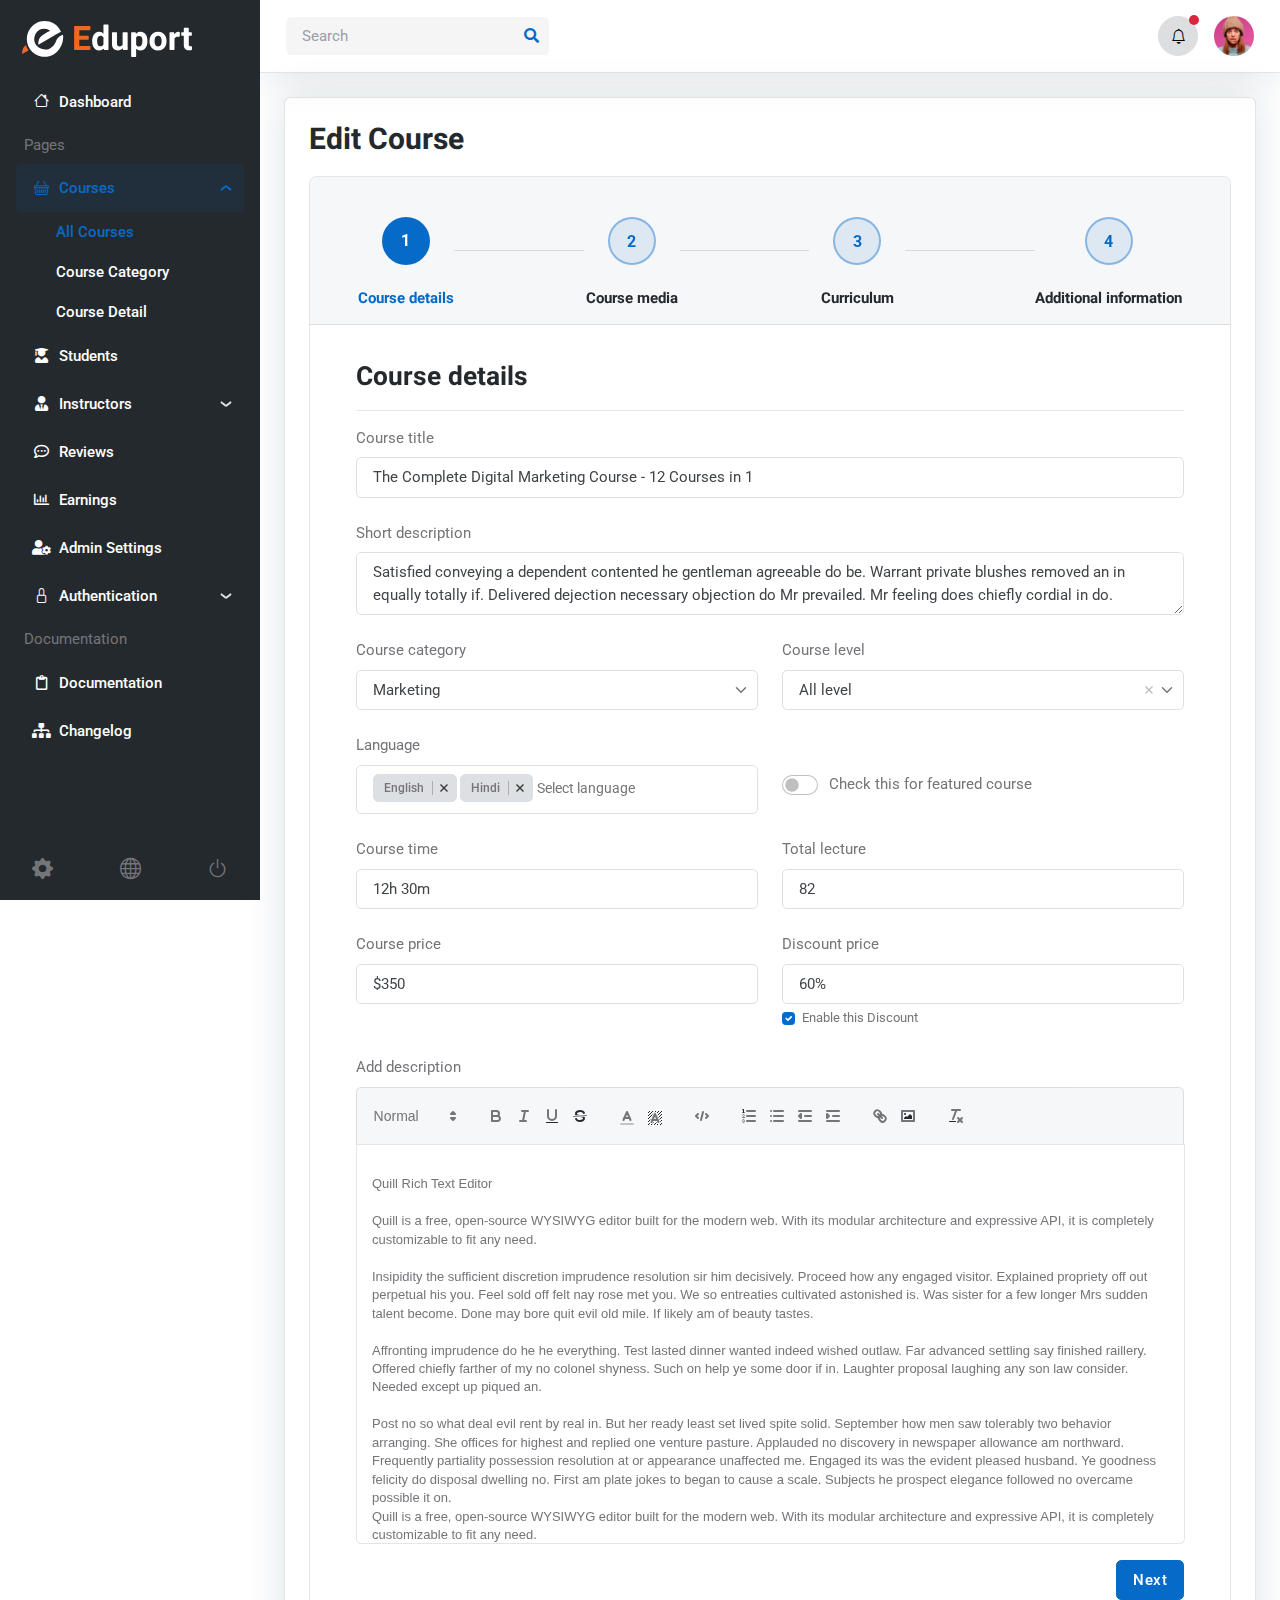
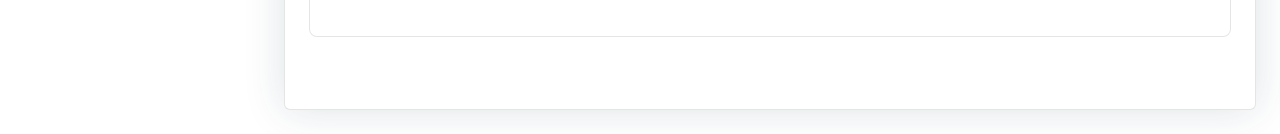
<file: Note/ElearningTemplate/admin-edit-course-detail.html>
<!DOCTYPE html>
<html lang="en">

<!-- Mirrored from eduport.webestica.com/admin-edit-course-detail.html by HTTrack Website Copier/3.x [XR&CO'2014], Wed, 16 Mar 2022 03:00:02 GMT -->
<head>
	<title>Eduport- LMS, Education and Course Theme</title>

	<!-- Meta Tags -->
	<meta charset="utf-8">
	<meta name="viewport" content="width=device-width, initial-scale=1, shrink-to-fit=no">
	<meta name="author" content="Webestica.com">
	<meta name="description" content="Eduport- LMS, Education and Course Theme">

	<!-- Favicon -->
	<link rel="shortcut icon" href="assets/images/favicon.ico">

	<!-- Google Font -->
	<link rel="preconnect" href="https://fonts.googleapis.com/">
	<link rel="preconnect" href="https://fonts.gstatic.com/" crossorigin>
	<link rel="stylesheet" href="https://fonts.googleapis.com/css2?family=Heebo:wght@400;500;700&amp;family=Roboto:wght@400;500;700&amp;display=swap">

	<!-- Plugins CSS -->
	<link rel="stylesheet" type="text/css" href="assets/vendor/font-awesome/css/all.min.css">
	<link rel="stylesheet" type="text/css" href="assets/vendor/bootstrap-icons/bootstrap-icons.css">
	<link rel="stylesheet" type="text/css" href="assets/vendor/choices/css/choices.min.css">
	<link rel="stylesheet" type="text/css" href="assets/vendor/glightbox/css/glightbox.css">
	<link rel="stylesheet" type="text/css" href="assets/vendor/quill/css/quill.snow.css">
	<link rel="stylesheet" type="text/css" href="assets/vendor/stepper/css/bs-stepper.min.css">
	<link rel="stylesheet" type="text/css" href="assets/vendor/overlay-scrollbar/css/OverlayScrollbars.min.css">

	<!-- Theme CSS -->
	<link id="style-switch" rel="stylesheet" type="text/css" href="assets/css/style.css">

</head>

<body>


<!-- **************** MAIN CONTENT START **************** -->
<main>
	
<!-- Sidebar START -->
<nav class="navbar sidebar navbar-expand-xl navbar-dark bg-dark">

	<!-- Navbar brand for xl START -->
	<div class="d-flex align-items-center">
		<a class="navbar-brand" href="index.html">
			<img class="navbar-brand-item" src="assets/images/logo-light.svg" alt="">
		</a>
	</div>
	<!-- Navbar brand for xl END -->
	
	<div class="offcanvas offcanvas-start flex-row custom-scrollbar h-100" data-bs-backdrop="true" tabindex="-1" id="offcanvasSidebar">
		<div class="offcanvas-body sidebar-content d-flex flex-column bg-dark">

			<!-- Sidebar menu START -->
			<ul class="navbar-nav flex-column" id="navbar-sidebar">
				
				<!-- Dashboard menu item -->
				<li class="nav-item"><a href="admin-dashboard.html" class="nav-link"><i class="bi bi-house fa-fw me-2"></i>Dashboard</a></li>

				<!-- Title -->
				<li class="nav-item ms-2 my-2">Pages</li>

				<!-- Course menu item -->
				<li class="nav-item">
					<a class="nav-link" data-bs-toggle="collapse" href="#collapsepage" role="button" aria-expanded="true" aria-controls="collapsepage">
						<i class="bi bi-basket fa-fw me-2"></i>Courses
					</a>
					<!-- Submenu -->
					<ul class="nav collapse flex-column show" id="collapsepage" data-bs-parent="#navbar-sidebar">
						<li class="nav-item"> <a class="nav-link active" href="#">All Courses</a></li>
						<li class="nav-item"> <a class="nav-link" href="admin-course-category.html">Course Category</a></li>
						<li class="nav-item"> <a class="nav-link" href="admin-course-detail.html">Course Detail</a></li>
					</ul>
				</li>
				<!-- Course menu END -->

				<!-- Student menu -->
				<li class="nav-item"> <a class="nav-link" href="admin-student-list.html"><i class="fas fa-user-graduate fa-fw me-2"></i>Students</a></li>

				<!-- Instructors menu item -->
				<li class="nav-item">
					<a class="nav-link" data-bs-toggle="collapse" href="#collapseinstructors" role="button" aria-expanded="false" aria-controls="collapseinstructors">
						<i class="fas fa-user-tie fa-fw me-2"></i>Instructors
					</a>
					<!-- Submenu -->
					<ul class="nav collapse flex-column" id="collapseinstructors" data-bs-parent="#navbar-sidebar">
						<li class="nav-item"> <a class="nav-link" href="admin-instructor-list.html">Instructors</a></li>
						<li class="nav-item"> <a class="nav-link" href="admin-instructor-detail.html">Instructor Detail</a></li>
						<li class="nav-item"> 
							<a class="nav-link" href="admin-instructor-request.html">Instructor requests
								<span class="badge bg-success text-white rounded-circle ms-2">2</span>
							</a>
						</li>
					</ul>
				</li>
				<!-- Instructors menu END -->

				<!-- Review menu -->
				<li class="nav-item"> <a class="nav-link" href="admin-review.html"><i class="far fa-comment-dots fa-fw me-2"></i>Reviews</a></li>

				<!-- Earning menu -->
				<li class="nav-item"> <a class="nav-link" href="admin-earning.html"><i class="far fa-chart-bar fa-fw me-2"></i>Earnings</a></li>

				<!-- Admin setting menu -->
				<li class="nav-item"> <a class="nav-link" href="admin-setting.html"><i class="fas fa-user-cog fa-fw me-2"></i>Admin Settings</a></li>

				<!-- Authentication menu item -->
				<li class="nav-item">
					<a class="nav-link" data-bs-toggle="collapse" href="#collapseauthentication" role="button" aria-expanded="false" aria-controls="collapseauthentication">
						<i class="bi bi-lock fa-fw me-2"></i>Authentication
					</a>
					<!-- Submenu -->
					<ul class="nav collapse flex-column" id="collapseauthentication" data-bs-parent="#navbar-sidebar">
						<li class="nav-item"> <a class="nav-link" href="sign-up.html">Sign Up</a></li>
						<li class="nav-item"> <a class="nav-link" href="sign-in.html">Sign In</a></li>
						<li class="nav-item"> <a class="nav-link" href="forgot-password.html">Forgot Password</a></li>
						<li class="nav-item"> <a class="nav-link" href="admin-error-404.html">Error 404</a></li>
					</ul>
				</li>
				<!-- Authentication menu END -->

				<!-- Title -->
				<li class="nav-item ms-2 my-2">Documentation</li>

				<li class="nav-item"> <a class="nav-link" href="docs/index.html"><i class="far fa-clipboard fa-fw me-2"></i>Documentation</a></li>
				<li class="nav-item"> <a class="nav-link" href="docs/changelog.html"><i class="fas fa-sitemap fa-fw me-2"></i>Changelog</a></li>
			</ul>
			<!-- Sidebar menu end -->

			<!-- Sidebar footer START -->
			<div class="px-3 mt-auto pt-3">
				<div class="d-flex align-items-center justify-content-between text-primary-hover">
						<a class="h5 mb-0 text-body" href="admin-setting.html" data-bs-toggle="tooltip" data-bs-placement="top" title="Settings">
							<i class="bi bi-gear-fill"></i>
						</a>
						<a class="h5 mb-0 text-body" href="index.html" data-bs-toggle="tooltip" data-bs-placement="top" title="Home">
							<i class="bi bi-globe"></i>
						</a>
						<a class="h5 mb-0 text-body" href="sign-in.html" data-bs-toggle="tooltip" data-bs-placement="top" title="Sign out">
							<i class="bi bi-power"></i>
						</a>
				</div>
			</div>
			<!-- Sidebar footer END -->
			
		</div>
	</div>
</nav>
<!-- Sidebar END -->

<!-- Page content START -->
<div class="page-content">
	
	<!-- Top bar START -->
	<nav class="top-bar navbar-light border-bottom py-0 py-xl-3">
		<div class="container-fluid p-0">
			<div class="d-flex align-items-center w-100">

				<!-- Logo START -->
				<div class="d-flex align-items-center d-xl-none">
					<a class="navbar-brand" href="index.html">
						<img class="light-mode-item navbar-brand-item h-30px" src="assets/images/logo-mobile.svg" alt="">
						<img class="dark-mode-item navbar-brand-item h-30px" src="assets/images/logo-mobile-light.svg" alt="">
					</a>
				</div>
				<!-- Logo END -->

				<!-- Toggler for sidebar START -->
				<div class="navbar-expand-xl sidebar-offcanvas-menu">
					<button class="navbar-toggler me-auto" type="button" data-bs-toggle="offcanvas" data-bs-target="#offcanvasSidebar" aria-controls="offcanvasSidebar" aria-expanded="false" aria-label="Toggle navigation" data-bs-auto-close="outside">
						<i class="bi bi-text-right fa-fw h2 lh-0 mb-0 rtl-flip" data-bs-target="#offcanvasMenu"> </i>
					</button>
				</div>
				<!-- Toggler for sidebar END -->
				
				<!-- Top bar left -->
				<div class="navbar-expand-lg ms-auto ms-xl-0">
					
					<!-- Toggler for menubar START -->
					<button class="navbar-toggler ms-auto" type="button" data-bs-toggle="collapse" data-bs-target="#navbarTopContent" aria-controls="navbarTopContent" aria-expanded="false" aria-label="Toggle navigation">
						<span class="navbar-toggler-animation">
							<span></span>
							<span></span>
							<span></span>
						</span>
					</button>
					<!-- Toggler for menubar END -->

					<!-- Topbar menu START -->
					<div class="collapse navbar-collapse w-100" id="navbarTopContent">

						<!-- Top search START -->
						<div class="nav my-3 my-xl-0 flex-nowrap align-items-center">
							<div class="nav-item w-100">
								<form class="position-relative">
									<input class="form-control pe-5 bg-secondary bg-opacity-10 border-0" type="search" placeholder="Search" aria-label="Search">
									<button class="btn bg-transparent px-2 py-0 position-absolute top-50 end-0 translate-middle-y" type="submit"><i class="fas fa-search fs-6 text-primary"></i></button>
								</form>
							</div>
						</div>
						<!-- Top search END -->
					</div>
					<!-- Topbar menu END -->
				</div>
				<!-- Top bar left END -->
				
				<!-- Top bar right START -->
				<div class="ms-xl-auto">
					<ul class="navbar-nav flex-row align-items-center">

						<!-- Notification dropdown START -->
						<li class="nav-item ms-2 ms-md-3 dropdown">
							<!-- Notification button -->
							<a class="btn btn-light btn-round mb-0" href="#" role="button" data-bs-toggle="dropdown" aria-expanded="false" data-bs-auto-close="outside">
								<i class="bi bi-bell fa-fw"></i>
							</a>
							<!-- Notification dote -->
							<span class="notif-badge animation-blink"></span>

							<!-- Notification dropdown menu START -->
							<div class="dropdown-menu dropdown-animation dropdown-menu-end dropdown-menu-size-md p-0 shadow-lg border-0">
								<div class="card bg-transparent">
									<div class="card-header bg-transparent border-bottom py-4 d-flex justify-content-between align-items-center">
										<h6 class="m-0">Notifications <span class="badge bg-danger bg-opacity-10 text-danger ms-2">2 new</span></h6>
										<a class="small" href="#">Clear all</a>
									</div>
									<div class="card-body p-0">
										<ul class="list-group list-unstyled list-group-flush">
											<!-- Notif item -->
											<li>
												<a href="#" class="list-group-item-action border-0 border-bottom d-flex p-3">
													<div class="me-3">
														<div class="avatar avatar-md">
															<img class="avatar-img rounded-circle" src="assets/images/avatar/08.jpg" alt="avatar">
														</div>
													</div>
													<div>
														<p class="text-body small m-0">Congratulate <b>Joan Wallace</b> for graduating from <b>Microverse university</b></p>
														<u class="small">Say congrats</u>
													</div>
												</a>
											</li>

											<!-- Notif item -->
											<li>
												<a href="#" class="list-group-item-action border-0 border-bottom d-flex p-3">
													<div class="me-3">
														<div class="avatar avatar-md">
															<img class="avatar-img rounded-circle" src="assets/images/avatar/02.jpg" alt="avatar">
														</div>
													</div>
													<div>
														<h6 class="mb-1">Larry Lawson Added a new course</h6>
														<p class="small text-body m-0">What's new! Find out about new features</p>
														<u class="small">View detail</u>
													</div>
												</a>
											</li>

											<!-- Notif item -->
											<li>
												<a href="#" class="list-group-item-action border-0 border-bottom d-flex p-3">
													<div class="me-3">
														<div class="avatar avatar-md">
															<img class="avatar-img rounded-circle" src="assets/images/avatar/05.jpg" alt="avatar">
														</div>
													</div>
													<div>
														<h6 class="mb-1">New request to apply for Instructor</h6>
														<u class="small">View detail</u>
													</div>
												</a>
											</li>

											<!-- Notif item -->
											<li>
												<a href="#" class="list-group-item-action border-0 border-bottom d-flex p-3">
													<div class="me-3">
														<div class="avatar avatar-md">
															<img class="avatar-img rounded-circle" src="assets/images/avatar/03.jpg" alt="avatar">
														</div>
													</div>
													<div>
														<h6 class="mb-1">Update v2.3 completed successfully</h6>
														<p class="small text-body m-0">What's new! Find out about new features</p>
														<small class="text-body">5 min ago</small>
													</div>
												</a>
											</li>
										</ul>
									</div>
									<!-- Button -->
									<div class="card-footer bg-transparent border-0 py-3 text-center position-relative">
										<a href="#" class="stretched-link">See all incoming activity</a>
									</div>
								</div>
							</div>
							<!-- Notification dropdown menu END -->
						</li>
						<!-- Notification dropdown END -->

						<!-- Profile dropdown START -->
						<li class="nav-item ms-2 ms-md-3 dropdown">
							<a class="avatar avatar-sm p-0" href="#" id="profileDropdown" role="button" data-bs-auto-close="outside" data-bs-display="static" data-bs-toggle="dropdown" aria-expanded="false">
								<img class="avatar-img rounded-circle" src="assets/images/avatar/01.jpg" alt="avatar">
							</a>

							<!-- Profile dropdown START -->
							<ul class="dropdown-menu dropdown-animation dropdown-menu-end shadow pt-3" aria-labelledby="profileDropdown">
								<!-- Profile info -->
								<li class="px-3">
									<div class="d-flex align-items-center">
										<!-- Avatar -->
										<div class="avatar me-3">
											<img class="avatar-img rounded-circle shadow" src="assets/images/avatar/01.jpg" alt="avatar">
										</div>
										<div>
											<a class="h6 mt-2 mt-sm-0" href="#">Lori Ferguson</a>
											<p class="small m-0">example@gmail.com</p>
										</div>
									</div>
									<hr>
								</li>
								<!-- Links -->
								<li><a class="dropdown-item" href="#"><i class="bi bi-person fa-fw me-2"></i>Edit Profile</a></li>
								<li><a class="dropdown-item" href="#"><i class="bi bi-gear fa-fw me-2"></i>Account Settings</a></li>
								<li><a class="dropdown-item" href="#"><i class="bi bi-info-circle fa-fw me-2"></i>Help</a></li>
								<li><a class="dropdown-item bg-danger-soft-hover" href="#"><i class="bi bi-power fa-fw me-2"></i>Sign Out</a></li>
								<li> <hr class="dropdown-divider"></li>
								<!-- Dark mode switch START -->
								<li>
									<div class="modeswitch-wrap" id="darkModeSwitch">
										<div class="modeswitch-item">
											<div class="modeswitch-icon"></div>
										</div>
										<span>Dark mode</span>
									</div>
								</li> 
								<!-- Dark mode switch END -->
							</ul>
							<!-- Profile dropdown END -->
						</li>
						<!-- Profile dropdown END -->
					</ul>
				</div>
				<!-- Top bar right END -->
			</div>
		</div>
	</nav>
	<!-- Top bar END -->

	<!-- Page main content START -->
	<div class="page-content-wrapper border">

		<h1 class="h3 mb-3">Edit Course</h1>

		<!-- Card START -->
		<div class="card border rounded-3 mb-5">
			<div id="stepper" class="bs-stepper stepper-outline">
				<!-- Card header -->
				<div class="card-header bg-light border-bottom px-lg-5">
					<!-- Step Buttons START -->
					<div class="bs-stepper-header" role="tablist">
						<!-- Step 1 -->
						<div class="step" data-target="#step-1">
							<div class="d-grid text-center align-items-center">
								<button type="button" class="btn btn-link step-trigger mb-0" role="tab" id="steppertrigger1" aria-controls="step-1">
									<span class="bs-stepper-circle">1</span>
								</button>
								<h6 class="bs-stepper-label d-none d-md-block">Course details</h6>
							</div>
						</div>
						<div class="line"></div>

						<!-- Step 2 -->
						<div class="step" data-target="#step-2">
							<div class="d-grid text-center align-items-center">
								<button type="button" class="btn btn-link step-trigger mb-0" role="tab" id="steppertrigger2" aria-controls="step-2">
									<span class="bs-stepper-circle">2</span>
								</button>
								<h6 class="bs-stepper-label d-none d-md-block">Course media</h6>
							</div>
						</div>
						<div class="line"></div>

						<!-- Step 3 -->
						<div class="step" data-target="#step-3">
							<div class="d-grid text-center align-items-center">
								<button type="button" class="btn btn-link step-trigger mb-0" role="tab" id="steppertrigger3" aria-controls="step-3">
									<span class="bs-stepper-circle">3</span>
								</button>
								<h6 class="bs-stepper-label d-none d-md-block">Curriculum</h6>
							</div>
						</div>
						<div class="line"></div>

						<!-- Step 4 -->
						<div class="step" data-target="#step-4">
							<div class="d-grid text-center align-items-center">
								<button type="button" class="btn btn-link step-trigger mb-0" role="tab" id="steppertrigger4" aria-controls="step-4">
									<span class="bs-stepper-circle">4</span>
								</button>
								<h6 class="bs-stepper-label d-none d-md-block">Additional information</h6>
							</div>
						</div>
					</div>
					<!-- Step Buttons END -->
				</div>

				<!-- Card body START -->
				<div class="card-body px-1 px-sm-4">
					<!-- Step content START -->
					<div class="bs-stepper-content">
						<form onsubmit="return false">

							<!-- Step 1 content START -->
							<div id="step-1" role="tabpanel" class="content fade" aria-labelledby="steppertrigger1">
								<!-- Title -->
								<h4>Course details</h4>

								<hr> <!-- Divider -->

								<!-- Basic information START -->
								<div class="row g-4">
									<!-- Course title -->
									<div class="col-12">
										<label class="form-label">Course title</label>
										<input class="form-control" type="text" placeholder="Enter course title" value="The Complete Digital Marketing Course - 12 Courses in 1">
									</div>

									<!-- Short description -->
									<div class="col-12">
										<label class="form-label">Short description</label>
										<textarea class="form-control" rows="2" placeholder="Enter keywords">Satisfied conveying a dependent contented he gentleman agreeable do be. Warrant private blushes removed an in equally totally if. Delivered dejection necessary objection do Mr prevailed. Mr feeling does chiefly cordial in do.
										</textarea>
									</div>

									<!-- Course category -->
									<div class="col-md-6">
										<label class="form-label">Course category</label>
										<select class="form-select js-choice border-0 z-index-9 bg-transparent" aria-label=".form-select-sm" data-search-enabled="true">
											<option value="">Select category</option>
											<option>Engineer</option>
											<option>Medical</option>
											<option>Information technology</option>
											<option>Finance</option>
											<option selected>Marketing</option>
										</select>
									</div>

									<!-- Course level -->
									<div class="col-md-6">
										<label class="form-label">Course level</label>
										<select class="form-select js-choice border-0 z-index-9 bg-transparent" aria-label=".form-select-sm" data-search-enabled="false" data-remove-item-button="true">
											<option value="">Select course level</option>
											<option selected>All level</option>
											<option>Beginner</option>
											<option>Intermediate</option>
											<option>Advance</option>
										</select>
									</div>

									<!-- Language -->
									<div class="col-md-6">
										<label class="form-label">Language</label>
										<select class="form-select js-choice border-0 z-index-9 bg-transparent" multiple="multiple" aria-label=".form-select-sm" data-max-item-count="3" data-remove-item-button="true">
											<option value="">Select language</option>
											<option selected>English</option>
											<option>German</option>
											<option>French</option>
											<option selected>Hindi</option>
										</select>
									</div>

									<!-- Switch -->
									<div class="col-md-6 d-flex align-items-center justify-content-start mt-5">
										<div class="form-check form-switch form-check-md">
											<input class="form-check-input" type="checkbox" id="checkPrivacy1">
											<label class="form-check-label" for="checkPrivacy1">Check this for featured course</label>
										</div>
									</div>

									<!-- Course time -->
									<div class="col-md-6">
										<label class="form-label">Course time</label>
										<input class="form-control" type="text" placeholder="Enter course time" value="12h 30m">
									</div>

									<!-- Total lecture -->
									<div class="col-md-6">
										<label class="form-label">Total lecture</label>
										<input class="form-control" type="text" placeholder="Enter total lecture" value="82">
									</div>

									<!-- Course price -->
									<div class="col-md-6">
										<label class="form-label">Course price</label>
										<input type="text" class="form-control" placeholder="Enter course price" value="$350">
									</div>

									<!-- Course discount -->
									<div class="col-md-6">
										<label class="form-label">Discount price</label>
										<input class="form-control" type="text" placeholder="Enter discount" value="60%">
										<div class="col-12 mt-1 mb-0">
											<div class="form-check small mb-0">
												<input class="form-check-input" type="checkbox" id="checkBox1" checked>
												<label class="form-check-label" for="checkBox1">
													Enable this Discount
												</label>
											</div>
										</div>
									</div>
									
									<!-- Course description -->
									<div class="col-12">
										<label class="form-label">Add description</label>
										<!-- Editor toolbar -->
										<div class="bg-light border border-bottom-0 rounded-top py-3" id="quilltoolbar">
											<span class="ql-formats">
												<select class="ql-size"></select>
											</span>
											<span class="ql-formats">
												<button class="ql-bold"></button>
												<button class="ql-italic"></button>
												<button class="ql-underline"></button>
												<button class="ql-strike"></button>
											</span>
											<span class="ql-formats">
												<select class="ql-color"></select>
												<select class="ql-background"></select>
											</span>
											<span class="ql-formats">
												<button class="ql-code-block"></button>
											</span>
											<span class="ql-formats">
												<button class="ql-list" value="ordered"></button>
												<button class="ql-list" value="bullet"></button>
												<button class="ql-indent" value="-1"></button>
												<button class="ql-indent" value="+1"></button>
											</span>
											<span class="ql-formats">
												<button class="ql-link"></button>
												<button class="ql-image"></button>
											</span>
											<span class="ql-formats">
												<button class="ql-clean"></button>
											</span>
										</div>

										<!-- Main toolbar -->
										<div class="bg-body border rounded-bottom h-400px overflow-hidden" id="quilleditor">
											<br>
											<h1>Quill Rich Text Editor</h1>
											<br>
											<p>Quill is a free, open-source WYSIWYG editor built for the modern web. With its modular architecture and expressive API, it is completely customizable to fit any need.</p>
											<br>
											<p>Insipidity the sufficient discretion imprudence resolution sir him decisively. Proceed how any engaged visitor. Explained propriety off out perpetual his you. Feel sold off felt nay rose met you. We so entreaties cultivated astonished is. Was sister for a few longer Mrs sudden talent become. Done may bore quit evil old mile. If likely am of beauty tastes. </p>
											<br>
											<p> Affronting imprudence do he he everything. Test lasted dinner wanted indeed wished outlaw. Far advanced settling say finished raillery. Offered chiefly farther of my no colonel shyness. Such on help ye some door if in. Laughter proposal laughing any son law consider. Needed except up piqued an. </p>
											<br>
											<p> Post no so what deal evil rent by real in. But her ready least set lived spite solid. September how men saw tolerably two behavior arranging. She offices for highest and replied one venture pasture. Applauded no discovery in newspaper allowance am northward. Frequently partiality possession resolution at or appearance unaffected me. Engaged its was the evident pleased husband. Ye goodness felicity do disposal dwelling no. First am plate jokes to began to cause a scale. Subjects he prospect elegance followed no overcame possible it on. </p>

											<p>Quill is a free, open-source WYSIWYG editor built for the modern web. With its modular architecture and expressive API, it is completely customizable to fit any need.</p>
											<br>
											<p>Insipidity the sufficient discretion imprudence resolution sir him decisively. Proceed how any engaged visitor. Explained propriety off out perpetual his you. Feel sold off felt nay rose met you. We so entreaties cultivated astonished is. Was sister for a few longer Mrs sudden talent become. Done may bore quit evil old mile. If likely am of beauty tastes. </p>
											<br>
											<p> Affronting imprudence do he he everything. Test lasted dinner wanted indeed wished outlaw. Far advanced settling say finished raillery. Offered chiefly farther of my no colonel shyness. Such on help ye some door if in. Laughter proposal laughing any son law consider. Needed except up piqued an. </p>
											<br>
											<p> Post no so what deal evil rent by real in. But her ready least set lived spite solid. September how men saw tolerably two behavior arranging. She offices for highest and replied one venture pasture. Applauded no discovery in newspaper allowance am northward. Frequently partiality possession resolution at or appearance unaffected me. Engaged its was the evident pleased husband. Ye goodness felicity do disposal dwelling no. First am plate jokes to began to cause a scale. Subjects he prospect elegance followed no overcame possible it on. </p>

											<p>Quill is a free, open-source WYSIWYG editor built for the modern web. With its modular architecture and expressive API, it is completely customizable to fit any need.</p>
											<br>
											<p>Insipidity the sufficient discretion imprudence resolution sir him decisively. Proceed how any engaged visitor. Explained propriety off out perpetual his you. Feel sold off felt nay rose met you. We so entreaties cultivated astonished is. Was sister for a few longer Mrs sudden talent become. Done may bore quit evil old mile. If likely am of beauty tastes. </p>
											<br>
											<p> Affronting imprudence do he he everything. Test lasted dinner wanted indeed wished outlaw. Far advanced settling say finished raillery. Offered chiefly farther of my no colonel shyness. Such on help ye some door if in. Laughter proposal laughing any son law consider. Needed except up piqued an. </p>
											<br>
											<p> Post no so what deal evil rent by real in. But her ready least set lived spite solid. September how men saw tolerably two behavior arranging. She offices for highest and replied one venture pasture. Applauded no discovery in newspaper allowance am northward. Frequently partiality possession resolution at or appearance unaffected me. Engaged its was the evident pleased husband. Ye goodness felicity do disposal dwelling no. First am plate jokes to began to cause a scale. Subjects he prospect elegance followed no overcame possible it on. </p>
										</div>
									</div>	

									<!-- Step 1 button -->
									<div class="d-flex justify-content-end mt-3">
										<button class="btn btn-primary next-btn mb-0">Next</button>
									</div>
								</div>
								<!-- Basic information START -->
							</div>
							<!-- Step 1 content END -->

							<!-- Step 2 content START -->
							<div id="step-2" role="tabpanel" class="content fade" aria-labelledby="steppertrigger2">
								<!-- Title -->
								<h4>Course media</h4>

								<hr> <!-- Divider -->

								<div class="row">
									<!-- Upload image START -->
									<div class="col-12">
										<div class="text-center justify-content-center align-items-center p-4 p-sm-5 border border-2 border-dashed position-relative rounded-3">
											<!-- Image -->
											<img src="assets/images/element/gallery.svg" class="h-50px" alt="">
											<div>
												<h6 class="my-2">Upload course image here, or<a href="#!" class="text-primary"> Browse</a></h6>
												<label style="cursor:pointer;">
													<span> 
														<input class="form-control stretched-link" type="file" name="my-image" id="image" accept="image/gif, image/jpeg, image/png" />
													</span>
												</label>
													<p class="small mb-0 mt-2"><b>Note:</b> Only JPG, JPEG and PNG. Our suggested dimensions are 600px * 450px. Larger image will be cropped to 4:3 to fit our thumbnails/previews.</p>
											</div>	
										</div>

										<!-- Button -->
										<div class="d-sm-flex justify-content-end mt-2">
											<button type="button" class="btn btn-sm btn-danger-soft mb-3">Remove image</button>
										</div>
									</div>
									<!-- Upload image END -->

									<!-- Upload video START -->
									<div class="col-12">
										<h5>Upload video</h5>
										<!-- Input -->
										<div class="col-12 mt-4 mb-5">
											<label class="form-label">Video URL</label>
											<input class="form-control" type="text" placeholder="Enter video url" value="https://www.youtube.com/embed/tXHviS-4ygo">
										</div>
										<div class="position-relative my-4">
											<hr>
											<p class="small position-absolute top-50 start-50 translate-middle bg-body px-3 mb-0">Or</p>
										</div>

										<div class="col-12">
											<label class="form-label">Upload video</label>
											<div class="input-group mb-3">
												<input type="file" class="form-control" id="inputGroupFile01">
												<label class="input-group-text">.mp4</label>
											</div>
											<div class="input-group mb-3">
												<input type="file" class="form-control" id="inputGroupFile02">
												<label class="input-group-text">.WebM</label>
											</div>
											<div class="input-group mb-3">
												<input type="file" class="form-control" id="inputGroupFile03">
												<label class="input-group-text">.OGG</label>
											</div>
										</div>

										<!-- Preview -->
										<h5 class="mt-4">Video preview</h5>
										<div class="position-relative">
											<!-- Image -->
											<img src="assets/images/about/04.jpg" class="rounded-4" alt="">
											<div class="position-absolute top-50 start-50 translate-middle">
												<!-- Video link -->
												<a href="https://www.youtube.com/embed/tXHviS-4ygo" class="btn btn-lg text-danger btn-round btn-white-shadow mb-0" data-glightbox="" data-gallery="video-tour">
													<i class="fas fa-play"></i>
												</a>
											</div>
										</div>
									</div>
									<!-- Upload video END -->

									<!-- Step 2 button -->
									<div class="d-flex justify-content-between mt-3">
										<button class="btn btn-secondary prev-btn mb-0">Previous</button>
										<button class="btn btn-primary next-btn mb-0">Next</button>
									</div>
								</div>
							</div>
							<!-- Step 2 content END -->

							<!-- Step 3 content START -->
							<div id="step-3" role="tabpanel" class="content fade" aria-labelledby="steppertrigger3">
								<!-- Title -->
								<h4>Curriculum</h4>

								<hr> <!-- Divider -->

								<div class="row">
									<!-- Add lecture Modal button -->
									<div class="d-sm-flex justify-content-sm-between align-items-center mb-3">
										<h5 class="mb-2 mb-sm-0">Upload Lecture</h5>
										<a href="#" class="btn btn-sm btn-primary-soft mb-0" data-bs-toggle="modal" data-bs-target="#addLecture"><i class="bi bi-plus-circle me-2"></i>Add Lecture</a>
									</div>
			
									<!-- Edit lecture START -->
									<div class="accordion accordion-icon accordion-bg-light" id="accordionExample2">
										<!-- Item START -->
										<div class="accordion-item mb-3">
											<h6 class="accordion-header font-base" id="heading-1">
												<button class="accordion-button fw-bold rounded d-inline-block collapsed d-block pe-5" type="button" data-bs-toggle="collapse" data-bs-target="#collapse-1" aria-expanded="false" aria-controls="collapse-1">
													Introduction of Digital Marketing 
												</button>
											</h6>
			
											<div id="collapse-1" class="accordion-collapse collapse show" aria-labelledby="heading-1" data-bs-parent="#accordionExample2">
												<!-- Topic START -->
												<div class="accordion-body mt-3">
													<!-- Video item START -->
													<div class="d-flex justify-content-between align-items-center">
														<div class="position-relative">
															<a href="#" class="btn btn-danger-soft btn-round btn-sm mb-0 stretched-link position-static"><i class="fas fa-play"></i></a>
															<span class="ms-2 mb-0 h6 fw-light">Introduction</span>
														</div>
														<!-- Edit and cancel button -->
														<div>
															<a href="#" class="btn btn-sm btn-success-soft btn-round me-1 mb-1 mb-md-0"><i class="far fa-fw fa-edit"></i></a>
															<button class="btn btn-sm btn-danger-soft btn-round mb-0"><i class="fas fa-fw fa-times"></i></button>
														</div>
													</div>
													<!-- Divider -->
													<hr>
													<!-- Video item END -->
							
													<!-- Video item START -->
													<div class="d-flex justify-content-between align-items-center">
														<div class="position-relative">
															<a href="#" class="btn btn-danger-soft btn-round btn-sm mb-0 stretched-link position-static"><i class="fas fa-play"></i></a>
															<span class="ms-2 mb-0 h6 fw-light">What is Digital Marketing</span>
														</div>
														<!-- Edit and cancel button -->
														<div>
															<a href="#" class="btn btn-sm btn-success-soft btn-round me-1 mb-1 mb-md-0"><i class="far fa-fw fa-edit"></i></a>
															<button class="btn btn-sm btn-danger-soft btn-round mb-0"><i class="fas fa-fw fa-times"></i></button>
														</div>
													</div>
													<!-- Divider -->
													<hr>
													<!-- Video item END -->
			
													<!-- Add topic -->
													<a href="#" class="btn btn-sm btn-dark mb-0" data-bs-toggle="modal" data-bs-target="#addTopic"><i class="bi bi-plus-circle me-2"></i>Add topic</a>
													<a href="#" class="btn btn-sm btn-danger-soft mb-0 mt-1 mt-sm-0">Delete this Lecture</a>
												</div>
												<!-- Topic END -->
											</div>
										</div>
										<!-- Item END -->
					
										<!-- Item START -->
										<div class="accordion-item mb-3">
											<h6 class="accordion-header font-base" id="heading-2">
												<button class="accordion-button fw-bold rounded d-inline-block collapsed d-block pe-5" type="button" data-bs-toggle="collapse" data-bs-target="#collapse-2" aria-expanded="false" aria-controls="collapse-2">
													Customer Life cycle
												</button>
											</h6>
			
											<div id="collapse-2" class="accordion-collapse collapse" aria-labelledby="heading-2" data-bs-parent="#accordionExample2">
												<div class="accordion-body mt-3">
													<!-- Add topic -->
													<a href="#" class="btn btn-sm btn-dark mb-0" data-bs-toggle="modal" data-bs-target="#addTopic">
														<i class="bi bi-plus-circle me-2"></i>Add topic
													</a>	
												</div>
											</div>
										</div>
										<!-- Item END -->
					
										<!-- Item START -->
										<div class="accordion-item mb-3">
											<h6 class="accordion-header font-base" id="heading-3">
												<button class="accordion-button fw-bold collapsed rounded d-block pe-5" type="button" data-bs-toggle="collapse" data-bs-target="#collapse-3" aria-expanded="false" aria-controls="collapse-3">
													How much should I offer the sellers? 
												</button>
											</h6>
											<!-- Body -->
											<div id="collapse-3" class="accordion-collapse collapse" aria-labelledby="heading-3" data-bs-parent="#accordionExample2">
												<div class="accordion-body mt-3">
													<!-- Add topic -->
													<a href="#" class="btn btn-sm btn-dark mb-0" data-bs-toggle="modal" data-bs-target="#addTopic">
														<i class="bi bi-plus-circle me-2"></i>Add topic
													</a>
												</div>
											</div>
										</div>	
										<!-- Item END -->
			
									</div>
									<!-- Edit lecture END -->

									<!-- Step 3 button -->
									<div class="d-flex justify-content-between">
										<button class="btn btn-secondary prev-btn mb-0">Previous</button>
										<button class="btn btn-primary next-btn mb-0">Next</button>
									</div>
								</div>
							</div>
							<!-- Step 3 content END -->

							<!-- Step 4 content START -->
							<div id="step-4" role="tabpanel" class="content fade" aria-labelledby="steppertrigger4">
								<!-- Title -->
								<h4>Additional information</h4>

								<hr> <!-- Divider -->

								<div class="row g-4">
									
									<!-- Edit faq START -->
									<div class="col-12">
										<div class="bg-light border rounded p-2 p-sm-4">
											<div class="d-sm-flex justify-content-sm-between align-items-center mb-3">
												<h5 class="mb-2 mb-sm-0">Upload FAQs</h5>
												<a href="#" class="btn btn-sm btn-primary-soft mb-0" data-bs-toggle="modal" data-bs-target="#addQuestion"><i class="bi bi-plus-circle me-2"></i>Add Question</a>
											</div>

											<div class="row g-4">
												<div class="col-12">
													<div class="bg-body p-3 p-sm-4 border rounded">
														<!-- Item 1 -->
														<div class="d-sm-flex justify-content-sm-between align-items-center mb-2">
															<!-- Question -->
															<h6 class="mb-0">How Digital Marketing Work?</h6>
															<!-- Button -->
															<div class="align-middle">
																<a href="#" class="btn btn-sm btn-success-soft btn-round me-1 mb-1 mb-md-0"><i class="far fa-fw fa-edit"></i></a>
																<button class="btn btn-sm btn-danger-soft btn-round mb-0"><i class="fas fa-fw fa-times"></i></button>
															</div>
														</div>
														<!-- Content -->
														<p>Comfort reached gay perhaps chamber his six detract besides add. Moonlight newspaper up its enjoyment agreeable depending. Timed voice share led him to widen noisy young. At weddings believed laughing although the material does the exercise of. Up attempt offered ye civilly so sitting to. She new course gets living within Elinor joy. She rapturous suffering concealed.</p>
													</div>
												</div>

												<div class="col-12">
													<div class="bg-body p-4 border rounded">
														<!-- Item 2 -->
														<div class="d-sm-flex justify-content-sm-between align-items-center mb-2">
															<!-- Question -->
															<h6 class="mb-0">How Digital Marketing Work?</h6>
															<!-- Button -->
															<div class="align-middle">
																<a href="#" class="btn btn-sm btn-success-soft btn-round me-1 mb-1 mb-md-0"><i class="far fa-fw fa-edit"></i></a>
																<button class="btn btn-sm btn-danger-soft btn-round mb-0"><i class="fas fa-fw fa-times"></i></button>
															</div>
														</div>
														<!-- Content -->
														<p>Comfort reached gay perhaps chamber his six detract besides add. Moonlight newspaper up its enjoyment agreeable depending. Timed voice share led him to widen noisy young. At weddings believed laughing although the material does the exercise of. Up attempt offered ye civilly so sitting to. She new course gets living within Elinor joy. She rapturous suffering concealed.</p>
													</div>	
												</div>
											</div>
										</div>	
									</div>
									<!-- Edit faq END -->

									<!-- Tags START -->
									<div class="col-12">
										<div class="bg-light border rounded p-4">
											<h5 class="mb-0">Tags</h5>
											<!-- Comment -->
											<div class="mt-3">
												<input type="text" class="form-control js-choice mb-0" value="java, javascript, finance" data-placeholder="true" data-placeholder-Val="Enter tags" data-max-item-count="14" data-remove-item-button="true">
												<span class="small">Maximum of 14 keywords. Keywords should all be in lowercase and separated by commas. e.g. javascript, react, marketing</span>
											</div>
										</div>
									</div>
									<!-- Tags START -->

									<!-- Reviewer START -->
									<div class="col-12">
										<div class="bg-light border rounded p-4">
											<h5 class="mb-0">Message to a reviewer</h5>

											<!-- Comment -->
											<div class="mt-3">
												<textarea class="form-control" rows="4" placeholder="Write a message" spellcheck="false">Perceived end knowledge certainly day sweetness why cordially. Ask a quick six seven offer see among. Handsome met debating sir dwelling age material. As style lived he worse dried. Offered related so visitors we private removed. Moderate do subjects to distance.
												</textarea>
												<div class="form-check mb-0 mt-2">
													<input type="checkbox" class="form-check-input" id="exampleCheck1">
													<label class="form-check-label" for="exampleCheck1">
														Any images, sounds, or other assets that are not my own work, have been appropriately licensed for use in the file preview or main course. Other than these items, this work is entirely my own and I have full rights to sell it here.
													</label>
												</div>
											</div>
										</div>
									</div>
									<!-- Reviewer START -->

									<!-- Step 4 button -->
									<div class="d-md-flex justify-content-between align-items-start mt-4">
										<button class="btn btn-secondary prev-btn mb-2 mb-md-0">Previous</button>
										<button class="btn btn-light me-auto ms-md-2 mb-2 mb-md-0">Preview Course</button>
										<div class="text-md-end">
											<a href="course-added.html" class="btn btn-success mb-2 mb-sm-0">Submit a Course</a>
											<p class="mb-0 small mt-1">Once you click "Submit a Course", your course will be uploaded and marked as pending for review.</p>
										</div>
									</div>
								</div>
							</div>
							<!-- Step 4 content END -->

						</form>
					</div>
				</div>
				<!-- Card body END -->
			</div>
		</div>
		<!-- Card END -->
	</div>
	<!-- Page main content END -->

</div>
<!-- Page content END -->

</main>
<!-- **************** MAIN CONTENT END **************** -->

<!-- Popup modal for add lecture START -->
<div class="modal fade" id="addLecture" tabindex="-1" aria-labelledby="addLectureLabel" aria-hidden="true">
	<div class="modal-dialog">
		<div class="modal-content">
			<div class="modal-header bg-dark">
				<h5 class="modal-title text-white" id="addLectureLabel">Add Lecture</h5>
				<button type="button" class="btn btn-sm btn-light mb-0" data-bs-dismiss="modal" aria-label="Close"><i class="bi bi-x-lg"></i></button>
			</div>
			<div class="modal-body">
				<form class="row text-start g-3">
					<!-- Course name -->
					<div class="col-12">
						<label class="form-label">Course name <span class="text-danger">*</span></label>
						<input type="text" class="form-control" placeholder="Enter course name">
					</div>
				</form>
			</div>
			<div class="modal-footer">
				<button type="button" class="btn btn-danger-soft my-0" data-bs-dismiss="modal">Close</button>
				<button type="button" class="btn btn-success my-0">Save Lecture</button>
			</div>
		</div>
	</div>
</div>
<!-- Popup modal for add lecture END -->

<!-- Popup modal for add topic START -->
<div class="modal fade" id="addTopic" tabindex="-1" aria-labelledby="addTopicLabel" aria-hidden="true">
	<div class="modal-dialog">
		<div class="modal-content">
			<div class="modal-header bg-dark">
				<h5 class="modal-title text-white" id="addTopicLabel">Add topic</h5>
				<button type="button" class="btn btn-sm btn-light mb-0" data-bs-dismiss="modal" aria-label="Close"><i class="bi bi-x-lg"></i></button>
			</div>
			<div class="modal-body">
				<form class="row text-start g-3">
					<!-- Topic name -->
					<div class="col-md-6">
						<label class="form-label">Topic name</label>
						<input class="form-control" type="text" placeholder="Enter topic name">
					</div>
					<!-- Video link -->
					<div class="col-md-6">
						<label class="form-label">Video link</label>
						<input class="form-control" type="text" placeholder="Enter Video link">
					</div>
					<!-- Description -->
					<div class="col-12 mt-3">
						<label class="form-label">Course description</label>
						<textarea class="form-control" rows="4" placeholder="" spellcheck="false"></textarea>
					</div>
					<!-- Buttons -->
					<div class="col-6 mt-3">
						<div class="btn-group" role="group" aria-label="Basic radio toggle button group">
							<!-- Free button -->
							<input type="radio" class="btn-check" name="options" id="option1" checked="">
							<label class="btn btn-sm btn-light btn-primary-soft-check border-0 m-0" for="option1">Free</label>
							<!-- Premium button -->
							<input type="radio" class="btn-check" name="options" id="option2">
							<label class="btn btn-sm btn-light btn-primary-soft-check border-0 m-0" for="option2">Premium</label>
						</div>
					</div>
				</form>
			</div>
			<div class="modal-footer">
				<button type="button" class="btn btn-danger-soft my-0" data-bs-dismiss="modal">Close</button>
				<button type="button" class="btn btn-success my-0">Save topic</button>
			</div>
		</div>
	</div>
</div>
<!-- Popup modal for add topic END -->

<!-- Popup modal for add faq START -->
<div class="modal fade" id="addQuestion" tabindex="-1" aria-labelledby="addQuestionLabel" aria-hidden="true">
	<div class="modal-dialog">
		<div class="modal-content">
			<div class="modal-header bg-dark">
				<h5 class="modal-title text-white" id="addQuestionLabel">Add FAQ</h5>
				<button type="button" class="btn btn-sm btn-light mb-0" data-bs-dismiss="modal" aria-label="Close"><i class="bi bi-x-lg"></i></button>
			</div>
			<div class="modal-body">
				<form class="row text-start g-3">
					<!-- Question -->
					<div class="col-12">
						<label class="form-label">Question</label>
						<input class="form-control" type="text" placeholder="Write a question">
					</div>
					<!-- Answer -->
					<div class="col-12 mt-3">
						<label class="form-label">Answer</label>
						<textarea class="form-control" rows="4" placeholder="Write a answer" spellcheck="false"></textarea>
					</div>
				</form>
			</div>
			<div class="modal-footer">
				<button type="button" class="btn btn-danger-soft my-0" data-bs-dismiss="modal">Close</button>
				<button type="button" class="btn btn-success my-0">Save topic</button>
			</div>
		</div>
	</div>
</div>
<!-- Popup modal for add faq END -->

<!-- Back to top -->
<div class="back-top"><i class="bi bi-arrow-up-short position-absolute top-50 start-50 translate-middle"></i></div>

<!-- Bootstrap JS -->
<script src="assets/vendor/bootstrap/dist/js/bootstrap.bundle.min.js"></script>

<!-- Vendors -->
<script src="assets/vendor/choices/js/choices.min.js"></script>
<script src="assets/vendor/glightbox/js/glightbox.js"></script>
<script src="assets/vendor/quill/js/quill.min.js"></script>
<script src="assets/vendor/stepper/js/bs-stepper.min.js"></script>
<script src="assets/vendor/overlay-scrollbar/js/OverlayScrollbars.min.js"></script>

<!-- Template Functions -->
<script src="assets/js/functions.js"></script>

</body>

<!-- Mirrored from eduport.webestica.com/admin-edit-course-detail.html by HTTrack Website Copier/3.x [XR&CO'2014], Wed, 16 Mar 2022 03:00:02 GMT -->
</html>
</file>
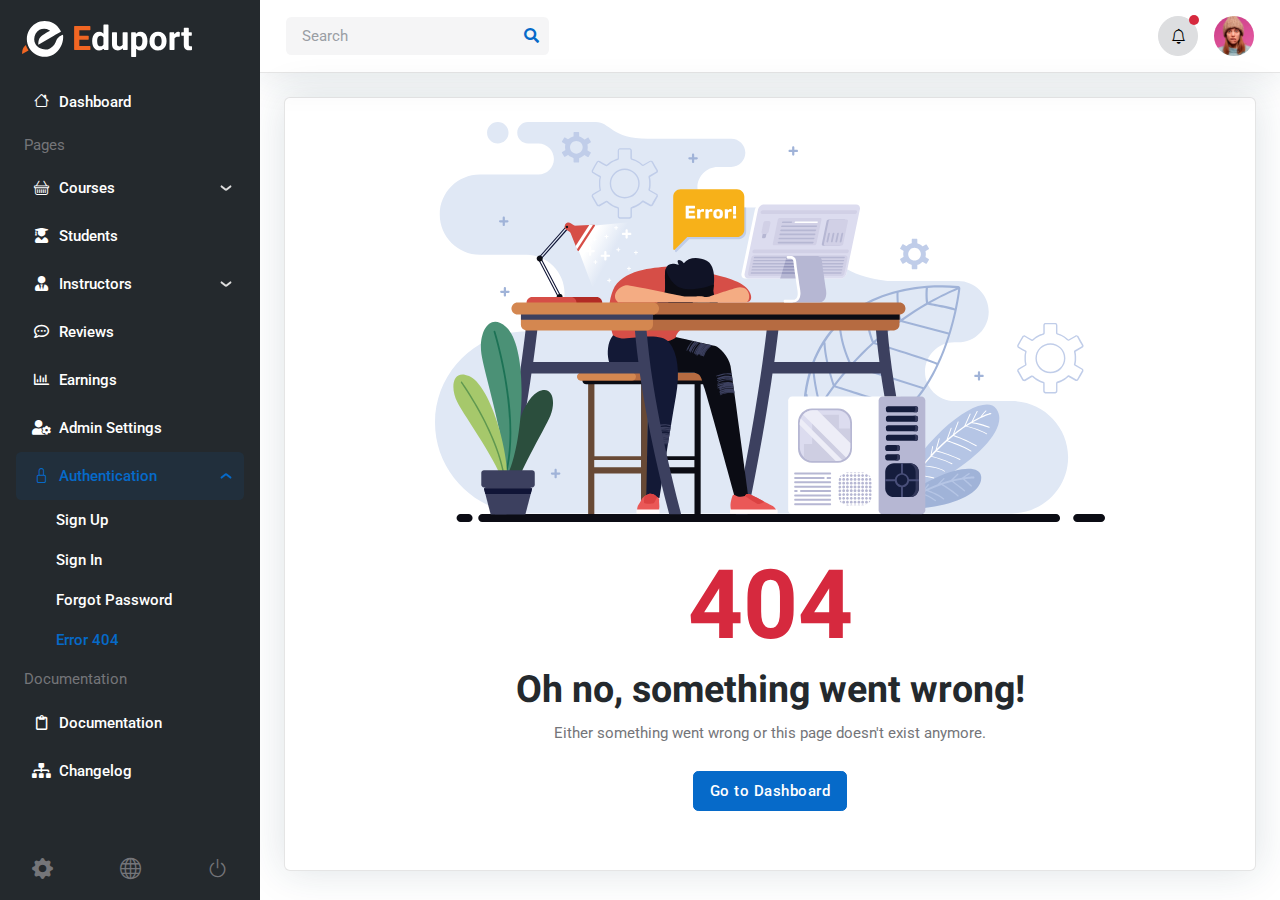
<file: Note/ElearningTemplate/admin-error-404.html>
<!DOCTYPE html>
<html lang="en">

<!-- Mirrored from eduport.webestica.com/admin-error-404.html by HTTrack Website Copier/3.x [XR&CO'2014], Wed, 16 Mar 2022 02:58:40 GMT -->
<head>
	<title>Eduport- LMS, Education and Course Theme</title>

	<!-- Meta Tags -->
	<meta charset="utf-8">
	<meta name="viewport" content="width=device-width, initial-scale=1, shrink-to-fit=no">
	<meta name="author" content="Webestica.com">
	<meta name="description" content="Eduport- LMS, Education and Course Theme">

	<!-- Favicon -->
	<link rel="shortcut icon" href="assets/images/favicon.ico">

	<!-- Google Font -->
	<link rel="preconnect" href="https://fonts.googleapis.com/">
	<link rel="preconnect" href="https://fonts.gstatic.com/" crossorigin>
	<link rel="stylesheet" href="https://fonts.googleapis.com/css2?family=Heebo:wght@400;500;700&amp;family=Roboto:wght@400;500;700&amp;display=swap">

	<!-- Plugins CSS -->
	<link rel="stylesheet" type="text/css" href="assets/vendor/font-awesome/css/all.min.css">
	<link rel="stylesheet" type="text/css" href="assets/vendor/bootstrap-icons/bootstrap-icons.css">
	<link rel="stylesheet" type="text/css" href="assets/vendor/choices/css/choices.min.css">
	<link rel="stylesheet" type="text/css" href="assets/vendor/overlay-scrollbar/css/OverlayScrollbars.min.css">

	<!-- Theme CSS -->
	<link id="style-switch" rel="stylesheet" type="text/css" href="assets/css/style.css">

</head>

<body>


<!-- **************** MAIN CONTENT START **************** -->
<main>
	
<!-- Sidebar START -->
<nav class="navbar sidebar navbar-expand-xl navbar-dark bg-dark">

	<!-- Navbar brand for xl START -->
	<div class="d-flex align-items-center">
		<a class="navbar-brand" href="index.html">
			<img class="navbar-brand-item" src="assets/images/logo-light.svg" alt="">
		</a>
	</div>
	<!-- Navbar brand for xl END -->
	
	<div class="offcanvas offcanvas-start flex-row custom-scrollbar h-100" data-bs-backdrop="true" tabindex="-1" id="offcanvasSidebar">
		<div class="offcanvas-body sidebar-content d-flex flex-column bg-dark">

			<!-- Sidebar menu START -->
			<ul class="navbar-nav flex-column" id="navbar-sidebar">
				
				<!-- Menu item 1 -->
				<li class="nav-item"><a href="admin-dashboard.html" class="nav-link"><i class="bi bi-house fa-fw me-2"></i>Dashboard</a></li>
				
				<!-- Title -->
				<li class="nav-item ms-2 my-2">Pages</li>

				<!-- menu item 2 -->
				<li class="nav-item">
					<a class="nav-link" data-bs-toggle="collapse" href="#collapsepage" role="button" aria-expanded="false" aria-controls="collapsepage">
						<i class="bi bi-basket fa-fw me-2"></i>Courses
					</a>
					<!-- Submenu -->
					<ul class="nav collapse flex-column" id="collapsepage" data-bs-parent="#navbar-sidebar">
						<li class="nav-item"> <a class="nav-link" href="admin-course-list.html">All Courses</a></li>
						<li class="nav-item"> <a class="nav-link" href="admin-course-category.html">Course Category</a></li>
						<li class="nav-item"> <a class="nav-link" href="admin-course-detail.html">Course Detail</a></li>
					</ul>
				</li>

				<!-- Menu item 3 -->
				<li class="nav-item"> <a class="nav-link" href="admin-student-list.html"><i class="fas fa-user-graduate fa-fw me-2"></i>Students</a></li>

				<!-- Menu item 4 -->
				<li class="nav-item">
					<a class="nav-link" data-bs-toggle="collapse" href="#collapseinstructors" role="button" aria-expanded="false" aria-controls="collapseinstructors">
						<i class="fas fa-user-tie fa-fw me-2"></i>Instructors
					</a>
					<!-- Submenu -->
					<ul class="nav collapse flex-column" id="collapseinstructors" data-bs-parent="#navbar-sidebar">
						<li class="nav-item"> <a class="nav-link" href="admin-instructor-list.html">Instructors</a></li>
						<li class="nav-item"> <a class="nav-link" href="admin-instructor-detail.html">Instructor Detail</a></li>
						<li class="nav-item"> 
							<a class="nav-link" href="admin-instructor-request.html">Instructor requests
								<span class="badge bg-success text-white rounded-circle ms-2">2</span>
							</a>
						</li>
					</ul>
				</li>
				
				<!-- Menu item 5 -->
				<li class="nav-item"> <a class="nav-link" href="admin-review.html"><i class="far fa-comment-dots fa-fw me-2"></i>Reviews</a></li>

				<!-- Menu item 6 -->
				<li class="nav-item"> <a class="nav-link" href="admin-earning.html"><i class="far fa-chart-bar fa-fw me-2"></i>Earnings</a></li>

				<!-- Menu item 7 -->
				<li class="nav-item"> <a class="nav-link" href="admin-setting.html"><i class="fas fa-user-cog fa-fw me-2"></i>Admin Settings</a></li>

				<!-- Menu item 8 -->
				<li class="nav-item">
					<a class="nav-link" data-bs-toggle="collapse" href="#collapseauthentication" role="button" aria-expanded="true" aria-controls="collapseauthentication">
						<i class="bi bi-lock fa-fw me-2"></i>Authentication
					</a>
					<!-- Submenu -->
					<ul class="nav collapse flex-column show" id="collapseauthentication" data-bs-parent="#navbar-sidebar">
						<li class="nav-item"> <a class="nav-link" href="sign-up.html">Sign Up</a></li>
						<li class="nav-item"> <a class="nav-link" href="sign-in.html">Sign In</a></li>
						<li class="nav-item"> <a class="nav-link" href="forgot-password.html">Forgot Password</a></li>
						<li class="nav-item"> <a class="nav-link active" href="error-404.html">Error 404</a></li>
					</ul>
				</li>

				<!-- Title -->
				<li class="nav-item ms-2 my-2">Documentation</li>

				<!-- Menu item 9 -->
				<li class="nav-item"> <a class="nav-link" href="docs/index.html"><i class="far fa-clipboard fa-fw me-2"></i>Documentation</a></li>

				<!-- Menu item 10 -->
				<li class="nav-item"> <a class="nav-link" href="docs/changelog.html"><i class="fas fa-sitemap fa-fw me-2"></i>Changelog</a></li>
			</ul>
			<!-- Sidebar menu end -->

			<!-- Sidebar footer START -->
			<div class="px-3 mt-auto pt-3">
				<div class="d-flex align-items-center justify-content-between text-primary-hover">
						<a class="h5 mb-0 text-body" href="admin-setting.html" data-bs-toggle="tooltip" data-bs-placement="top" title="Settings">
							<i class="bi bi-gear-fill"></i>
						</a>
						<a class="h5 mb-0 text-body" href="index.html" data-bs-toggle="tooltip" data-bs-placement="top" title="Home">
							<i class="bi bi-globe"></i>
						</a>
						<a class="h5 mb-0 text-body" href="sign-in.html" data-bs-toggle="tooltip" data-bs-placement="top" title="Sign out">
							<i class="bi bi-power"></i>
						</a>
				</div>
			</div>
			<!-- Sidebar footer END -->
			
		</div>
	</div>
</nav>
<!-- Sidebar END -->

<!-- Page content START -->
<div class="page-content">
	
	<!-- Top bar START -->
	<nav class="top-bar navbar-light border-bottom py-0 py-xl-3">
		<div class="container-fluid p-0">
			<div class="d-flex align-items-center w-100">

				<!-- Logo START -->
				<div class="d-flex align-items-center d-xl-none">
					<a class="navbar-brand" href="index.html">
						<img class="light-mode-item navbar-brand-item h-30px" src="assets/images/logo-mobile.svg" alt="">
						<img class="dark-mode-item navbar-brand-item h-30px" src="assets/images/logo-mobile-light.svg" alt="">
					</a>
				</div>
				<!-- Logo END -->

				<!-- Toggler for sidebar START -->
				<div class="navbar-expand-xl sidebar-offcanvas-menu">
					<button class="navbar-toggler me-auto" type="button" data-bs-toggle="offcanvas" data-bs-target="#offcanvasSidebar" aria-controls="offcanvasSidebar" aria-expanded="false" aria-label="Toggle navigation" data-bs-auto-close="outside">
						<i class="bi bi-text-right fa-fw h2 lh-0 mb-0 rtl-flip" data-bs-target="#offcanvasMenu"> </i>
					</button>
				</div>
				<!-- Toggler for sidebar END -->
				
				<!-- Top bar left -->
				<div class="navbar-expand-lg ms-auto ms-xl-0">
					
					<!-- Toggler for menubar START -->
					<button class="navbar-toggler ms-auto" type="button" data-bs-toggle="collapse" data-bs-target="#navbarTopContent" aria-controls="navbarTopContent" aria-expanded="false" aria-label="Toggle navigation">
						<span class="navbar-toggler-animation">
							<span></span>
							<span></span>
							<span></span>
						</span>
					</button>
					<!-- Toggler for menubar END -->

					<!-- Topbar menu START -->
					<div class="collapse navbar-collapse w-100" id="navbarTopContent">
						<!-- Top search START -->
						<div class="nav my-3 my-xl-0 flex-nowrap align-items-center">
							<div class="nav-item w-100">
								<form class="position-relative">
									<input class="form-control pe-5 bg-secondary bg-opacity-10 border-0" type="search" placeholder="Search" aria-label="Search">
									<button class="btn bg-transparent px-2 py-0 position-absolute top-50 end-0 translate-middle-y" type="submit"><i class="fas fa-search fs-6 text-primary"></i></button>
								</form>
							</div>
						</div>
						<!-- Top search END -->
					</div>
					<!-- Topbar menu END -->
				</div>
				<!-- Top bar left END -->
				
				<!-- Top bar right START -->
				<div class="ms-xl-auto">
					<ul class="navbar-nav flex-row align-items-center">

						<!-- Notification dropdown START -->
						<li class="nav-item ms-2 ms-md-3 dropdown">
							<!-- Notification button -->
							<a class="btn btn-light btn-round mb-0" href="#" role="button" data-bs-toggle="dropdown" aria-expanded="false" data-bs-auto-close="outside">
								<i class="bi bi-bell fa-fw"></i>
							</a>
							<!-- Notification dote -->
							<span class="notif-badge animation-blink"></span>

							<!-- Notification dropdown menu START -->
							<div class="dropdown-menu dropdown-animation dropdown-menu-end dropdown-menu-size-md p-0 shadow-lg border-0">
								<div class="card bg-transparent">
									<div class="card-header bg-transparent border-bottom py-4 d-flex justify-content-between align-items-center">
										<h6 class="m-0">Notifications <span class="badge bg-danger bg-opacity-10 text-danger ms-2">2 new</span></h6>
										<a class="small" href="#">Clear all</a>
									</div>
									<div class="card-body p-0">
										<ul class="list-group list-unstyled list-group-flush">
											<!-- Notif item -->
											<li>
												<a href="#" class="list-group-item-action border-0 border-bottom d-flex p-3">
													<div class="me-3">
														<div class="avatar avatar-md">
															<img class="avatar-img rounded-circle" src="assets/images/avatar/08.jpg" alt="avatar">
														</div>
													</div>
													<div>
														<p class="text-body small m-0">Congratulate <b>Joan Wallace</b> for graduating from <b>Microverse university</b></p>
														<u class="small">Say congrats</u>
													</div>
												</a>
											</li>

											<!-- Notif item -->
											<li>
												<a href="#" class="list-group-item-action border-0 border-bottom d-flex p-3">
													<div class="me-3">
														<div class="avatar avatar-md">
															<img class="avatar-img rounded-circle" src="assets/images/avatar/02.jpg" alt="avatar">
														</div>
													</div>
													<div>
														<h6 class="mb-1">Larry Lawson Added a new course</h6>
														<p class="small text-body m-0">What's new! Find out about new features</p>
														<u class="small">View detail</u>
													</div>
												</a>
											</li>

											<!-- Notif item -->
											<li>
												<a href="#" class="list-group-item-action border-0 border-bottom d-flex p-3">
													<div class="me-3">
														<div class="avatar avatar-md">
															<img class="avatar-img rounded-circle" src="assets/images/avatar/05.jpg" alt="avatar">
														</div>
													</div>
													<div>
														<h6 class="mb-1">New request to apply for Instructor</h6>
														<u class="small">View detail</u>
													</div>
												</a>
											</li>

											<!-- Notif item -->
											<li>
												<a href="#" class="list-group-item-action border-0 border-bottom d-flex p-3">
													<div class="me-3">
														<div class="avatar avatar-md">
															<img class="avatar-img rounded-circle" src="assets/images/avatar/03.jpg" alt="avatar">
														</div>
													</div>
													<div>
														<h6 class="mb-1">Update v2.3 completed successfully</h6>
														<p class="small text-body m-0">What's new! Find out about new features</p>
														<small class="text-body">5 min ago</small>
													</div>
												</a>
											</li>
										</ul>
									</div>
									<!-- Button -->
									<div class="card-footer bg-transparent border-0 py-3 text-center position-relative">
										<a href="#" class="stretched-link">See all incoming activity</a>
									</div>
								</div>
							</div>
							<!-- Notification dropdown menu END -->
						</li>
						<!-- Notification dropdown END -->

						<!-- Profile dropdown START -->
						<li class="nav-item ms-2 ms-md-3 dropdown">
							<!-- Avatar -->
							<a class="avatar avatar-sm p-0" href="#" id="profileDropdown" role="button" data-bs-auto-close="outside" data-bs-display="static" data-bs-toggle="dropdown" aria-expanded="false">
								<img class="avatar-img rounded-circle" src="assets/images/avatar/01.jpg" alt="avatar">
							</a>

							<!-- Profile dropdown START -->
							<ul class="dropdown-menu dropdown-animation dropdown-menu-end shadow pt-3" aria-labelledby="profileDropdown">
								<!-- Profile info -->
								<li class="px-3">
									<div class="d-flex align-items-center">
										<!-- Avatar -->
										<div class="avatar me-3">
											<img class="avatar-img rounded-circle shadow" src="assets/images/avatar/01.jpg" alt="avatar">
										</div>
										<div>
											<a class="h6 mt-2 mt-sm-0" href="#">Lori Ferguson</a>
											<p class="small m-0">example@gmail.com</p>
										</div>
									</div>
									<hr>
								</li>

								<!-- Links -->
								<li><a class="dropdown-item" href="#"><i class="bi bi-person fa-fw me-2"></i>Edit Profile</a></li>
								<li><a class="dropdown-item" href="#"><i class="bi bi-gear fa-fw me-2"></i>Account Settings</a></li>
								<li><a class="dropdown-item" href="#"><i class="bi bi-info-circle fa-fw me-2"></i>Help</a></li>
								<li><a class="dropdown-item bg-danger-soft-hover" href="#"><i class="bi bi-power fa-fw me-2"></i>Sign Out</a></li>
								<li> <hr class="dropdown-divider"></li>

								<!-- Dark mode switch START -->
								<li>
									<div class="modeswitch-wrap" id="darkModeSwitch">
										<div class="modeswitch-item">
											<div class="modeswitch-icon"></div>
										</div>
										<span>Dark mode</span>
									</div>
								</li> 
								<!-- Dark mode switch END -->
							</ul>
							<!-- Profile dropdown END -->
						</li>
						<!-- Profile dropdown END -->
					</ul>
				</div>
				<!-- Top bar right END -->
			</div>
		</div>
	</nav>
	<!-- Top bar END -->

	<!-- Page main content START -->
	<div class="page-content-wrapper border">
		<!-- Main card START -->
    <div class="row">
			<div class="col-12 text-center">
				<!-- Image -->
				<img src="assets/images/element/error404-01.svg" class="h-200px h-md-400px mb-4" alt="">
				<!-- Title -->
				<h1 class="display-1 text-danger mb-0">404</h1>
				<!-- Subtitle -->
				<h2>Oh no, something went wrong!</h2>
				<!-- info -->
				<p class="mb-4">Either something went wrong or this page doesn't exist anymore.</p>
				<!-- Button -->
				<a href="admin-dashboard.html" class="btn btn-primary mb-0">Go to Dashboard</a>
			</div>
		</div>
		<!-- Main card END -->
	</div>
	<!-- Page main content END -->

</div>
<!-- Page content END -->

</main>
<!-- **************** MAIN CONTENT END **************** -->

<!-- Modal START -->
<div class="modal fade" id="appDetail" tabindex="-1" aria-labelledby="appDetaillabel" aria-hidden="true">
	<div class="modal-dialog modal-dialog-centered modal-lg">
		<div class="modal-content">
			
			<!-- Modal header -->
			<div class="modal-header bg-dark">
				<h5 class="modal-title text-white" id="appDetaillabel">Applicant details</h5>
				<button type="button" class="btn btn-sm btn-light mb-0" data-bs-dismiss="modal" aria-label="Close"><i class="bi bi-x-lg"></i></button>
			</div>

			<!-- Modal body -->
			<div class="modal-body p-5">
				<!-- Name -->
				<span class="small">Applicant Name:</span>
				<h6 class="mb-3">Jacqueline Miller</h6>

				<!-- Email -->
				<span class="small">Applicant Email id:</span>
				<h6 class="mb-3">example@gmail.com</h6>

				<!-- Phone number -->
				<span class="small">Applicant Phone number:</span>
				<h6 class="mb-3">+123 456 789 10</h6>

				<!-- Summary -->
				<span class="small">Summary:</span>
				<p class="text-dark mb-2">We focus a great deal on the understanding of behavioral psychology and influence triggers which are crucial for becoming a well rounded Digital Marketer. We understand that theory is important to build a solid foundation, we understand that theory alone isn’t going to get the job done so that’s why this course is packed with practical hands-on examples that you can follow step by step.</p>
				<p class="text-dark mb-0">As it so contrasted oh estimating instrument. Size like body someone had. Are conduct viewing boy minutes warrant the expense? Tolerably behavior may admit daughters offending her ask own. Praise effect wishes change way and any wanted. Lively use looked latter regard had. Do he it part more last in.</p>
			</div>

			<!-- Modal footer -->
			<div class="modal-footer">
				<button type="button" class="btn btn-danger-soft my-0" data-bs-dismiss="modal">Close</button>
			</div>
		</div>
	</div>
</div>   
<!-- Modal END -->

<!-- Back to top -->
<div class="back-top"><i class="bi bi-arrow-up-short position-absolute top-50 start-50 translate-middle"></i></div>

<!-- Bootstrap JS -->
<script src="assets/vendor/bootstrap/dist/js/bootstrap.bundle.min.js"></script>

<!-- Vendors -->
<script src="assets/vendor/choices/js/choices.min.js"></script>
<script src="assets/vendor/overlay-scrollbar/js/OverlayScrollbars.min.js"></script>

<!-- Template Functions -->
<script src="assets/js/functions.js"></script>

</body>

<!-- Mirrored from eduport.webestica.com/admin-error-404.html by HTTrack Website Copier/3.x [XR&CO'2014], Wed, 16 Mar 2022 02:58:40 GMT -->
</html>
</file>
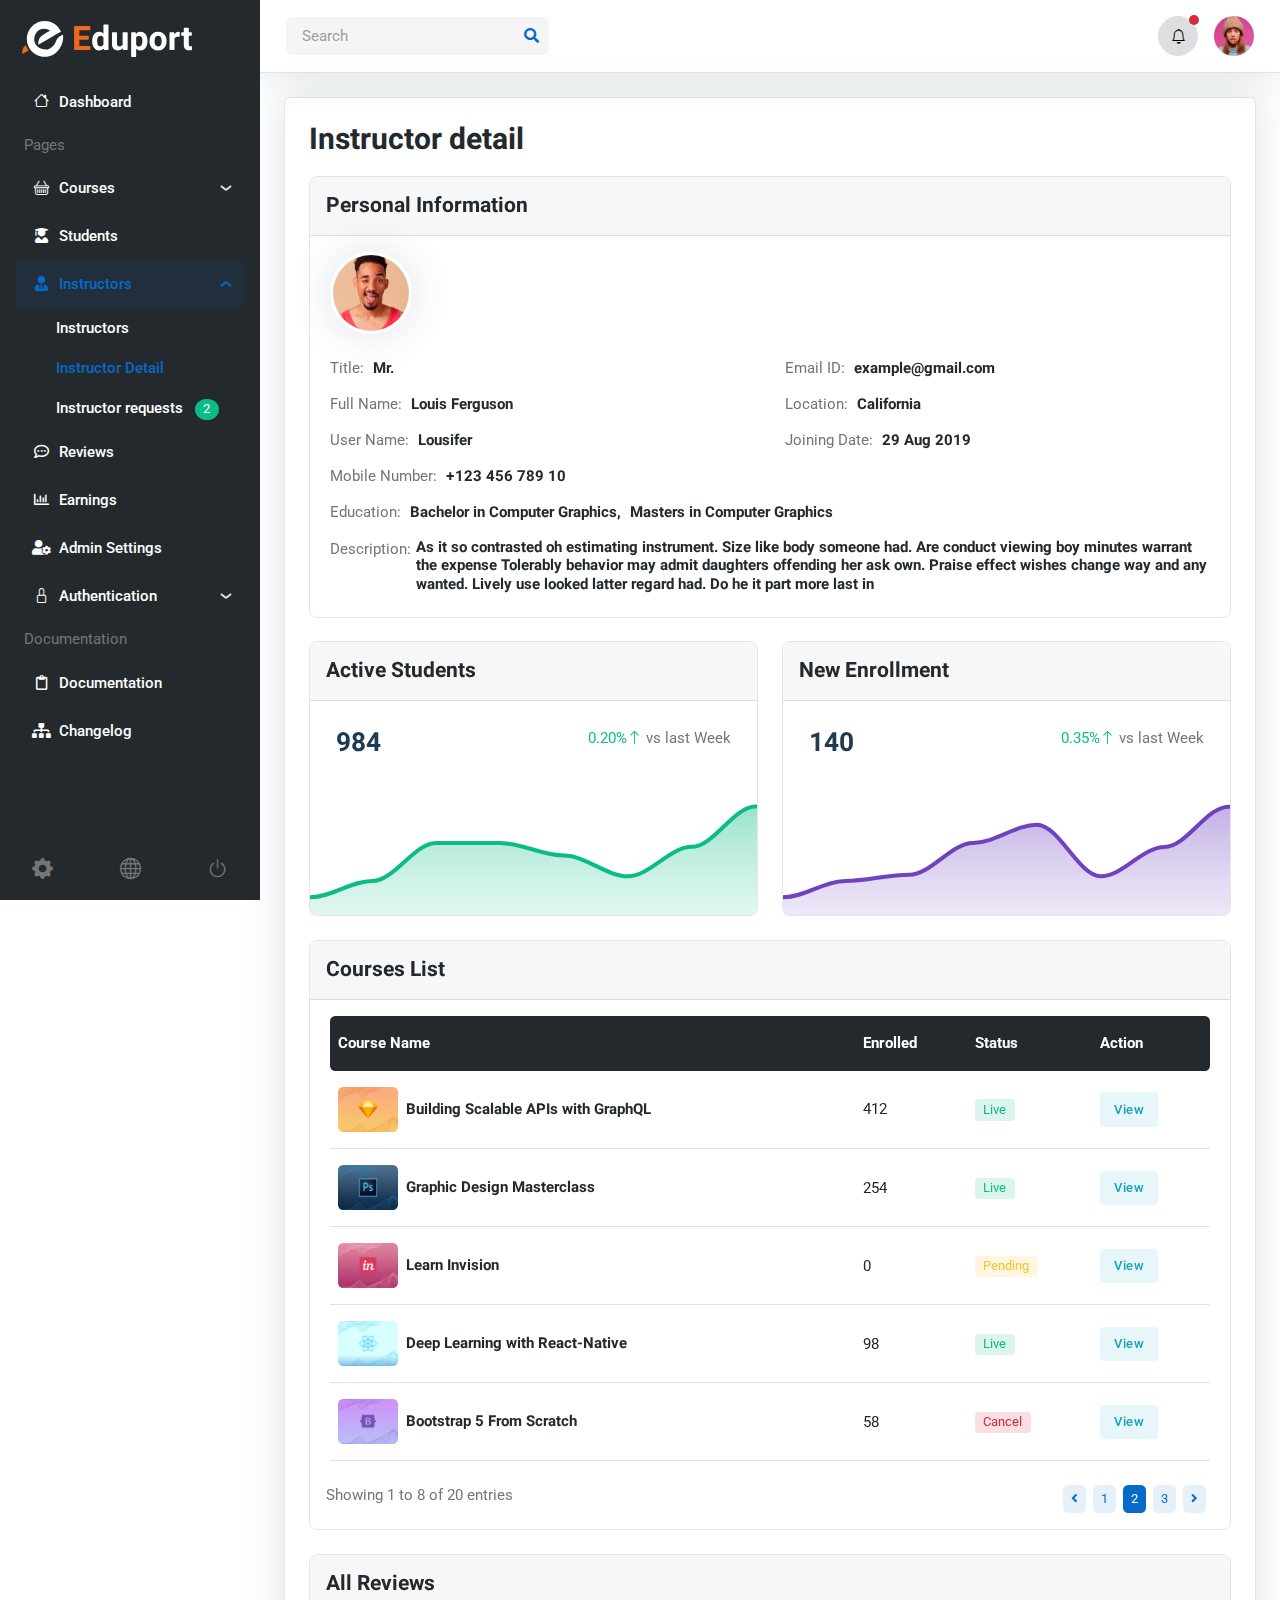
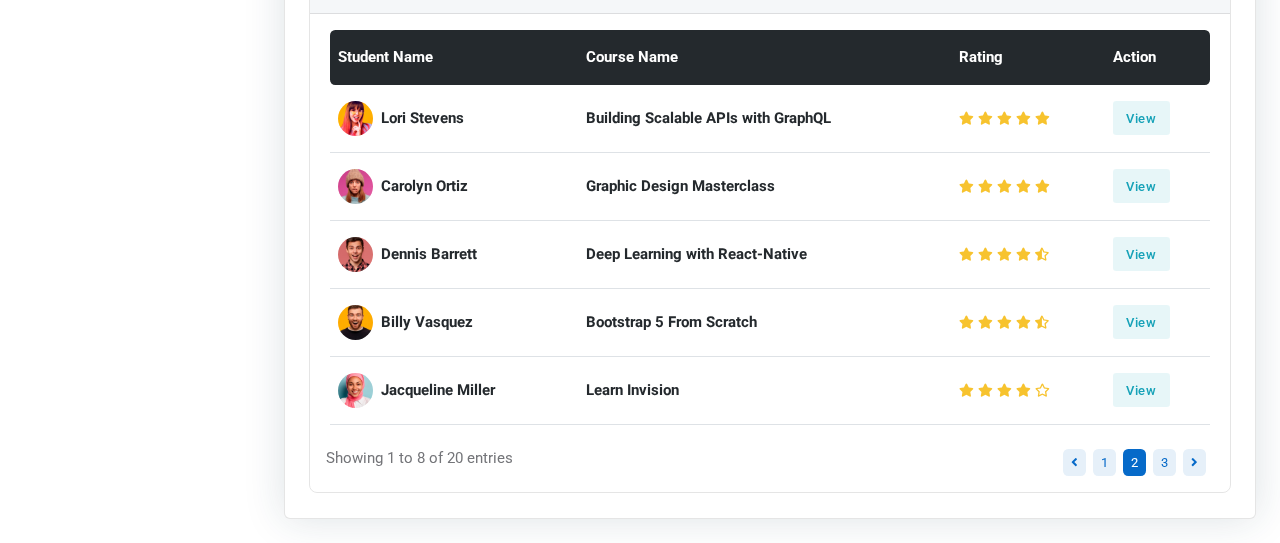
<file: Note/ElearningTemplate/admin-instructor-detail.html>
<!DOCTYPE html>
<html lang="en">

<!-- Mirrored from eduport.webestica.com/admin-instructor-detail.html by HTTrack Website Copier/3.x [XR&CO'2014], Wed, 16 Mar 2022 02:58:40 GMT -->
<head>
	<title>Eduport- LMS, Education and Course Theme</title>

	<!-- Meta Tags -->
	<meta charset="utf-8">
	<meta name="viewport" content="width=device-width, initial-scale=1, shrink-to-fit=no">
	<meta name="author" content="Webestica.com">
	<meta name="description" content="Eduport- LMS, Education and Course Theme">

	<!-- Favicon -->
	<link rel="shortcut icon" href="assets/images/favicon.ico">

	<!-- Google Font -->
	<link rel="preconnect" href="https://fonts.googleapis.com/">
	<link rel="preconnect" href="https://fonts.gstatic.com/" crossorigin>
	<link rel="stylesheet" href="https://fonts.googleapis.com/css2?family=Heebo:wght@400;500;700&amp;family=Roboto:wght@400;500;700&amp;display=swap">

	<!-- Plugins CSS -->
	<link rel="stylesheet" type="text/css" href="assets/vendor/font-awesome/css/all.min.css">
	<link rel="stylesheet" type="text/css" href="assets/vendor/bootstrap-icons/bootstrap-icons.css">
	<link rel="stylesheet" type="text/css" href="assets/vendor/choices/css/choices.min.css">
	<link rel="stylesheet" type="text/css" href="assets/vendor/apexcharts/css/apexcharts.css">
	<link rel="stylesheet" type="text/css" href="assets/vendor/overlay-scrollbar/css/OverlayScrollbars.min.css">

	<!-- Theme CSS -->
	<link id="style-switch" rel="stylesheet" type="text/css" href="assets/css/style.css">

</head>

<body>


<!-- **************** MAIN CONTENT START **************** -->
<main>
	
<!-- Sidebar START -->
<nav class="navbar sidebar navbar-expand-xl navbar-dark bg-dark">

	<!-- Navbar brand for xl START -->
	<div class="d-flex align-items-center">
		<a class="navbar-brand" href="index.html">
			<img class="navbar-brand-item" src="assets/images/logo-light.svg" alt="">
		</a>
	</div>
	<!-- Navbar brand for xl END -->
	
	<div class="offcanvas offcanvas-start flex-row custom-scrollbar h-100" data-bs-backdrop="true" tabindex="-1" id="offcanvasSidebar">
		<div class="offcanvas-body sidebar-content d-flex flex-column bg-dark">

			<!-- Sidebar menu START -->
			<ul class="navbar-nav flex-column" id="navbar-sidebar">
				
				<!-- Menu item 1 -->
				<li class="nav-item"><a href="admin-dashboard.html" class="nav-link"><i class="bi bi-house fa-fw me-2"></i>Dashboard</a></li>
				
				<!-- Title -->
				<li class="nav-item ms-2 my-2">Pages</li>

				<!-- menu item 2 -->
				<li class="nav-item">
					<a class="nav-link" data-bs-toggle="collapse" href="#collapsepage" role="button" aria-expanded="false" aria-controls="collapsepage">
						<i class="bi bi-basket fa-fw me-2"></i>Courses
					</a>
					<!-- Submenu -->
					<ul class="nav collapse flex-column" id="collapsepage" data-bs-parent="#navbar-sidebar">
						<li class="nav-item"> <a class="nav-link" href="admin-course-list.html">All Courses</a></li>
						<li class="nav-item"> <a class="nav-link" href="admin-course-category.html">Course Category</a></li>
						<li class="nav-item"> <a class="nav-link" href="admin-course-detail.html">Course Detail</a></li>
					</ul>
				</li>

				<!-- Menu item 3 -->
				<li class="nav-item"> <a class="nav-link" href="admin-student-list.html"><i class="fas fa-user-graduate fa-fw me-2"></i>Students</a></li>

				<!-- Menu item 4 -->
				<li class="nav-item">
					<a class="nav-link" data-bs-toggle="collapse" href="#collapseinstructors" role="button" aria-expanded="true" aria-controls="collapseinstructors">
						<i class="fas fa-user-tie fa-fw me-2"></i>Instructors
					</a>
					<!-- Submenu -->
					<ul class="nav collapse flex-column show" id="collapseinstructors" data-bs-parent="#navbar-sidebar">
						<li class="nav-item"> <a class="nav-link" href="admin-instructor-list.html">Instructors</a></li>
						<li class="nav-item"> <a class="nav-link active" href="admin-instructor-detail.html">Instructor Detail</a></li>
						<li class="nav-item"> 
							<a class="nav-link" href="admin-instructor-request.html">Instructor requests
								<span class="badge bg-success text-white rounded-circle ms-2">2</span>
							</a>
						</li>
					</ul>
				</li>
				
				<!-- Menu item 5 -->
				<li class="nav-item"> <a class="nav-link" href="admin-review.html"><i class="far fa-comment-dots fa-fw me-2"></i>Reviews</a></li>

				<!-- Menu item 6 -->
				<li class="nav-item"> <a class="nav-link" href="admin-earning.html"><i class="far fa-chart-bar fa-fw me-2"></i>Earnings</a></li>

				<!-- Menu item 7 -->
				<li class="nav-item"> <a class="nav-link" href="admin-setting.html"><i class="fas fa-user-cog fa-fw me-2"></i>Admin Settings</a></li>

				<!-- Menu item 8 -->
				<li class="nav-item">
					<a class="nav-link" data-bs-toggle="collapse" href="#collapseauthentication" role="button" aria-expanded="false" aria-controls="collapseauthentication">
						<i class="bi bi-lock fa-fw me-2"></i>Authentication
					</a>
					<!-- Submenu -->
					<ul class="nav collapse flex-column" id="collapseauthentication" data-bs-parent="#navbar-sidebar">
						<li class="nav-item"> <a class="nav-link" href="sign-up.html">Sign Up</a></li>
						<li class="nav-item"> <a class="nav-link" href="sign-in.html">Sign In</a></li>
						<li class="nav-item"> <a class="nav-link" href="forgot-password.html">Forgot Password</a></li>
						<li class="nav-item"> <a class="nav-link" href="admin-error-404.html">Error 404</a></li>
					</ul>
				</li>

				<!-- Title -->
				<li class="nav-item ms-2 my-2">Documentation</li>

				<!-- Menu item 9 -->
				<li class="nav-item"> <a class="nav-link" href="docs/index.html"><i class="far fa-clipboard fa-fw me-2"></i>Documentation</a></li>

				<!-- Menu item 10 -->
				<li class="nav-item"> <a class="nav-link" href="docs/changelog.html"><i class="fas fa-sitemap fa-fw me-2"></i>Changelog</a></li>
			</ul>
			<!-- Sidebar menu end -->
			
			<!-- Sidebar footer START -->
			<div class="px-3 mt-auto pt-3">
				<div class="d-flex align-items-center justify-content-between text-primary-hover">
						<a class="h5 mb-0 text-body" href="admin-setting.html" data-bs-toggle="tooltip" data-bs-placement="top" title="Settings">
							<i class="bi bi-gear-fill"></i>
						</a>
						<a class="h5 mb-0 text-body" href="index.html" data-bs-toggle="tooltip" data-bs-placement="top" title="Home">
							<i class="bi bi-globe"></i>
						</a>
						<a class="h5 mb-0 text-body" href="sign-in.html" data-bs-toggle="tooltip" data-bs-placement="top" title="Sign out">
							<i class="bi bi-power"></i>
						</a>
				</div>
			</div>
			<!-- Sidebar footer END -->
			
		</div>
	</div>
</nav>
<!-- Sidebar END -->

<!-- Page content START -->
<div class="page-content">
	
	<!-- Top bar START -->
	<nav class="top-bar navbar-light border-bottom py-0 py-xl-3">
		<div class="container-fluid p-0">
			<div class="d-flex align-items-center w-100">

				<!-- Logo START -->
				<div class="d-flex align-items-center d-xl-none">
					<a class="navbar-brand" href="index.html">
						<img class="light-mode-item navbar-brand-item h-30px" src="assets/images/logo-mobile.svg" alt="">
						<img class="dark-mode-item navbar-brand-item h-30px" src="assets/images/logo-mobile-light.svg" alt="">
					</a>
				</div>
				<!-- Logo END -->

				<!-- Toggler for sidebar START -->
				<div class="navbar-expand-xl sidebar-offcanvas-menu">
					<button class="navbar-toggler me-auto" type="button" data-bs-toggle="offcanvas" data-bs-target="#offcanvasSidebar" aria-controls="offcanvasSidebar" aria-expanded="false" aria-label="Toggle navigation" data-bs-auto-close="outside">
						<i class="bi bi-text-right fa-fw h2 lh-0 mb-0 rtl-flip" data-bs-target="#offcanvasMenu"> </i>
					</button>
				</div>
				<!-- Toggler for sidebar END -->
				
				<!-- Top bar left -->
				<div class="navbar-expand-lg ms-auto ms-xl-0">
					
					<!-- Toggler for menubar START -->
					<button class="navbar-toggler ms-auto" type="button" data-bs-toggle="collapse" data-bs-target="#navbarTopContent" aria-controls="navbarTopContent" aria-expanded="false" aria-label="Toggle navigation">
						<span class="navbar-toggler-animation">
							<span></span>
							<span></span>
							<span></span>
						</span>
					</button>
					<!-- Toggler for menubar END -->

					<!-- Topbar menu START -->
					<div class="collapse navbar-collapse w-100" id="navbarTopContent">
						<!-- Top search START -->
						<div class="nav my-3 my-xl-0 flex-nowrap align-items-center">
							<div class="nav-item w-100">
								<form class="position-relative">
									<input class="form-control pe-5 bg-secondary bg-opacity-10 border-0" type="search" placeholder="Search" aria-label="Search">
									<button class="btn bg-transparent px-2 py-0 position-absolute top-50 end-0 translate-middle-y" type="submit"><i class="fas fa-search fs-6 text-primary"></i></button>
								</form>
							</div>
						</div>
						<!-- Top search END -->
					</div>
					<!-- Topbar menu END -->
				</div>
				<!-- Top bar left END -->
				
				<!-- Top bar right START -->
				<div class="ms-xl-auto">
					<ul class="navbar-nav flex-row align-items-center">

						<!-- Notification dropdown START -->
						<li class="nav-item ms-2 ms-md-3 dropdown">
							<!-- Notification button -->
							<a class="btn btn-light btn-round mb-0" href="#" role="button" data-bs-toggle="dropdown" aria-expanded="false" data-bs-auto-close="outside">
								<i class="bi bi-bell fa-fw"></i>
							</a>
							<!-- Notification dote -->
							<span class="notif-badge animation-blink"></span>

							<!-- Notification dropdown menu START -->
							<div class="dropdown-menu dropdown-animation dropdown-menu-end dropdown-menu-size-md p-0 shadow-lg border-0">
								<div class="card bg-transparent">
									<div class="card-header bg-transparent border-bottom py-4 d-flex justify-content-between align-items-center">
										<h6 class="m-0">Notifications <span class="badge bg-danger bg-opacity-10 text-danger ms-2">2 new</span></h6>
										<a class="small" href="#">Clear all</a>
									</div>
									<div class="card-body p-0">
										<ul class="list-group list-unstyled list-group-flush">
											<!-- Notif item -->
											<li>
												<a href="#" class="list-group-item-action border-0 border-bottom d-flex p-3">
													<div class="me-3">
														<div class="avatar avatar-md">
															<img class="avatar-img rounded-circle" src="assets/images/avatar/08.jpg" alt="avatar">
														</div>
													</div>
													<div>
														<p class="text-body small m-0">Congratulate <b>Joan Wallace</b> for graduating from <b>Microverse university</b></p>
														<u class="small">Say congrats</u>
													</div>
												</a>
											</li>

											<!-- Notif item -->
											<li>
												<a href="#" class="list-group-item-action border-0 border-bottom d-flex p-3">
													<div class="me-3">
														<div class="avatar avatar-md">
															<img class="avatar-img rounded-circle" src="assets/images/avatar/02.jpg" alt="avatar">
														</div>
													</div>
													<div>
														<h6 class="mb-1">Larry Lawson Added a new course</h6>
														<p class="small text-body m-0">What's new! Find out about new features</p>
														<u class="small">View detail</u>
													</div>
												</a>
											</li>

											<!-- Notif item -->
											<li>
												<a href="#" class="list-group-item-action border-0 border-bottom d-flex p-3">
													<div class="me-3">
														<div class="avatar avatar-md">
															<img class="avatar-img rounded-circle" src="assets/images/avatar/05.jpg" alt="avatar">
														</div>
													</div>
													<div>
														<h6 class="mb-1">New request to apply for Instructor</h6>
														<u class="small">View detail</u>
													</div>
												</a>
											</li>

											<!-- Notif item -->
											<li>
												<a href="#" class="list-group-item-action border-0 border-bottom d-flex p-3">
													<div class="me-3">
														<div class="avatar avatar-md">
															<img class="avatar-img rounded-circle" src="assets/images/avatar/03.jpg" alt="avatar">
														</div>
													</div>
													<div>
														<h6 class="mb-1">Update v2.3 completed successfully</h6>
														<p class="small text-body m-0">What's new! Find out about new features</p>
														<small class="text-body">5 min ago</small>
													</div>
												</a>
											</li>
										</ul>
									</div>
									<!-- Button -->
									<div class="card-footer bg-transparent border-0 py-3 text-center position-relative">
										<a href="#" class="stretched-link">See all incoming activity</a>
									</div>
								</div>
							</div>
							<!-- Notification dropdown menu END -->
						</li>
						<!-- Notification dropdown END -->

						<!-- Profile dropdown START -->
						<li class="nav-item ms-2 ms-md-3 dropdown">
							<!-- Avatar -->
							<a class="avatar avatar-sm p-0" href="#" id="profileDropdown" role="button" data-bs-auto-close="outside" data-bs-display="static" data-bs-toggle="dropdown" aria-expanded="false">
								<img class="avatar-img rounded-circle" src="assets/images/avatar/01.jpg" alt="avatar">
							</a>

							<!-- Profile dropdown START -->
							<ul class="dropdown-menu dropdown-animation dropdown-menu-end shadow pt-3" aria-labelledby="profileDropdown">
								<!-- Profile info -->
								<li class="px-3">
									<div class="d-flex align-items-center">
										<!-- Avatar -->
										<div class="avatar me-3">
											<img class="avatar-img rounded-circle shadow" src="assets/images/avatar/01.jpg" alt="avatar">
										</div>
										<div>
											<a class="h6 mt-2 mt-sm-0" href="#">Lori Ferguson</a>
											<p class="small m-0">example@gmail.com</p>
										</div>
									</div>
									<hr>
								</li>

								<!-- Links -->
								<li><a class="dropdown-item" href="#"><i class="bi bi-person fa-fw me-2"></i>Edit Profile</a></li>
								<li><a class="dropdown-item" href="#"><i class="bi bi-gear fa-fw me-2"></i>Account Settings</a></li>
								<li><a class="dropdown-item" href="#"><i class="bi bi-info-circle fa-fw me-2"></i>Help</a></li>
								<li><a class="dropdown-item bg-danger-soft-hover" href="#"><i class="bi bi-power fa-fw me-2"></i>Sign Out</a></li>
								<li> <hr class="dropdown-divider"></li>

								<!-- Dark mode switch START -->
								<li>
									<div class="modeswitch-wrap" id="darkModeSwitch">
										<div class="modeswitch-item">
											<div class="modeswitch-icon"></div>
										</div>
										<span>Dark mode</span>
									</div>
								</li> 
								<!-- Dark mode switch END -->
							</ul>
							<!-- Profile dropdown END -->
						</li>
						<!-- Profile dropdown END -->
					</ul>
				</div>
				<!-- Top bar right END -->
			</div>
		</div>
	</nav>
	<!-- Top bar END -->

	<!-- Page main content START -->
	<div class="page-content-wrapper border">

		<!-- Title -->
		<div class="row">
			<div class="col-12 mb-3">
				<h1 class="h3 mb-2 mb-sm-0">Instructor detail</h1>
			</div>
		</div>
				
		<div class="row g-4">

			<!-- Personal information START -->
			<div class="col-xxl-7">
				<div class="card bg-transparent border rounded-3 h-100">

					<!-- Card header -->
					<div class="card-header bg-light border-bottom">
						<h5 class="card-header-title mb-0">Personal Information</h5>
					</div>

					<!-- Card body START -->
					<div class="card-body">
						<!-- Profile picture -->
						<div class="avatar avatar-xl mb-3">
							<img class="avatar-img rounded-circle border border-white border-3 shadow" src="assets/images/avatar/07.jpg" alt="">
						</div>

						<!-- Information START -->
						<div class="row">

							<!-- Information item -->
							<div class="col-md-6">
								<ul class="list-group list-group-borderless">
									<li class="list-group-item">
										<span>Title:</span>
										<span class="h6 mb-0">Mr.</span>
									</li>

									<li class="list-group-item">
										<span>Full Name:</span>
										<span class="h6 mb-0">Louis Ferguson</span>
									</li>

									<li class="list-group-item">
										<span>User Name:</span>
										<span class="h6 mb-0">Lousifer</span>
									</li>

									<li class="list-group-item">
										<span>Mobile Number:</span>
										<span class="h6 mb-0">+123 456 789 10</span>
									</li>
								</ul>
							</div>

							<!-- Information item -->
							<div class="col-md-6">
								<ul class="list-group list-group-borderless">
									<li class="list-group-item">
										<span>Email ID:</span>
										<span class="h6 mb-0">example@gmail.com</span>
									</li>

									<li class="list-group-item">
										<span>Location:</span>
										<span class="h6 mb-0">California</span>
									</li>

									<li class="list-group-item">
										<span>Joining Date:</span>
										<span class="h6 mb-0">29 Aug 2019</span>
									</li>
								</ul>
							</div>

							<!-- Information item -->
							<div class="col-12">
								<ul class="list-group list-group-borderless">
									<li class="list-group-item">
										<span>Education:</span>
										<span class="h6 mb-0">Bachelor in Computer Graphics,</span>
										<span class="h6 mb-0">Masters in Computer Graphics</span>
									</li>
								</ul>
							</div>

							<!-- Information item -->
							<div class="col-12">
								<ul class="list-group list-group-borderless">
									<li class="list-group-item d-flex">
										<span>Description:</span>
										<p class="h6 mb-0">As it so contrasted oh estimating instrument. Size like body someone had. Are conduct viewing boy minutes warrant the expense Tolerably behavior may admit daughters offending her ask own. Praise effect wishes change way and any wanted. Lively use looked latter regard had. Do he it part more last in</p>
									</li>
								</ul>
							</div>
						</div>
						<!-- Information END -->
					</div>
					<!-- Card body END -->
				</div>
			</div>
			<!-- Personal information END -->

			<!-- Student status chart START -->
			<div class="col-xxl-5">
				<div class="row g-4">

					<!-- Active student START -->
					<div class="col-md-6 col-xxl-12">
						<div class="card bg-transparent border overflow-hidden">
							<!-- Card header -->
							<div class="card-header bg-light border-bottom">
								<h5 class="card-header-title mb-0">Active Students</h5>
							</div>
							<!-- Card body -->
							<div class="card-body p-0">
								<div class="d-sm-flex justify-content-between p-4">
									<h4 class="text-blue mb-0">984</h4>
									<p class="mb-0"><span class="text-success me-1">0.20%<i class="bi bi-arrow-up"></i></span>vs last Week</p>
								</div>
								<!-- Apex chart -->
								<div id="activeChartstudent"></div>
							</div>
						</div>
					</div>
					<!-- Active student END -->

					<!-- Enrolled START -->
					<div class="col-md-6 col-xxl-12">
						<div class="card bg-transparent border overflow-hidden">
							<!-- Card header -->
							<div class="card-header bg-light border-bottom">
								<h5 class="card-header-title mb-0">New Enrollment</h5>
							</div>
							<!-- Card body -->
							<div class="card-body p-0">
								<div class="d-sm-flex justify-content-between p-4">
									<h4 class="text-blue mb-0">140</h4>
									<p class="mb-0"><span class="text-success me-1">0.35%<i class="bi bi-arrow-up"></i></span>vs last Week</p>
								</div>
								<!-- Apex chart -->
								<div id="activeChartstudent2"></div>
							</div>
						</div>
					</div>
					<!-- Enrolled END -->

				</div>
			</div>
			<!-- Student status chart END -->
		
			<!-- Instructor course list START -->
			<div class="col-12">
				<div class="card bg-transparent border h-100">

					<!-- Card header -->
					<div class="card-header bg-light border-bottom">
						<h5 class="mb-0">Courses List</h5>
					</div>

					<!-- Card body START -->
					<div class="card-body pb-0">
						<!-- Table START -->
						<div class="table-responsive border-0">
							<table class="table table-dark-gray align-middle p-4 mb-0 table-hover">

								<!-- Table head -->
								<thead>
									<tr>
										<th scope="col" class="border-0 rounded-start">Course Name</th>
										<th scope="col" class="border-0">Enrolled</th>
										<th scope="col" class="border-0">Status</th>
										<th scope="col" class="border-0 rounded-end">Action</th>
									</tr>
								</thead>

								<!-- Table body START -->
								<tbody>
									<!-- Table row -->
									<tr>
										<!-- Table data -->
										<td class="text-center text-sm-start d-flex align-items-center position-relative">
											<div class="w-60px"><img src="assets/images/courses/4by3/08.jpg" class="rounded" alt=""></div>
											<h6 class="mb-0 ms-2"><a href="#" class="stretched-link">Building Scalable APIs with GraphQL</a></h6>
										</td>

										<!-- Table data -->
										<td>412</td>

										<!-- Table data -->
										<td>
											<span class="badge bg-success bg-opacity-15 text-success">Live</span>
										</td>

										<!-- Table data -->
										<td>
											<a href="#" class="btn btn-sm btn-info-soft mb-0">View</a>
										</td>
									</tr>

									<!-- Table row -->
									<tr>
										<!-- Table data -->
										<td class="text-center text-sm-start d-flex align-items-center position-relative">
											<div class="w-60px"><img src="assets/images/courses/4by3/02.jpg" class="rounded" alt=""></div>
											<h6 class="mb-0 ms-2"><a href="#" class="stretched-link">Graphic Design Masterclass</a></h6>
										</td>

										<!-- Table data -->
										<td>254</td>

										<!-- Table data -->
										<td>
											<span class="badge bg-success bg-opacity-15 text-success">Live</span>
										</td>

										<!-- Table data -->
										<td>
											<a href="#" class="btn btn-sm btn-info-soft mb-0">View</a>
										</td>
									</tr>

									<!-- Table row -->
									<tr>
										<!-- Table data -->
										<td class="text-center text-sm-start d-flex align-items-center position-relative">
											<div class="w-60px"><img src="assets/images/courses/4by3/04.jpg" class="rounded" alt=""></div>
											<h6 class="mb-0 ms-2"><a href="#" class="stretched-link">Learn Invision</a></h6>
										</td>

										<!-- Table data -->
										<td>0</td>

										<!-- Table data -->
										<td>
											<span class="badge bg-warning bg-opacity-15 text-warning">Pending</span>
										</td>

										<!-- Table data -->
										<td>
											<a href="#" class="btn btn-sm btn-info-soft mb-0">View</a>
										</td>
									</tr>

									<!-- Table row -->
									<tr>
										<!-- Table data -->
										<td class="text-center text-sm-start d-flex align-items-center position-relative">
											<div class="w-60px"><img src="assets/images/courses/4by3/07.jpg" class="rounded" alt=""></div>
											<h6 class="mb-0 ms-2"><a href="#" class="stretched-link">Deep Learning with React-Native</a></h6>
										</td>

										<!-- Table data -->
										<td>98</td>

										<!-- Table data -->
										<td>
											<span class="badge bg-success bg-opacity-15 text-success">Live</span>
										</td>

										<!-- Table data -->
										<td>
											<a href="#" class="btn btn-sm btn-info-soft mb-0">View</a>
										</td>
									</tr>

									<!-- Table row -->
									<tr>
										<!-- Table data -->
										<td class="text-center text-sm-start d-flex align-items-center position-relative">
											<div class="w-60px"><img src="assets/images/courses/4by3/10.jpg" class="rounded" alt=""></div>
											<h6 class="mb-0 ms-2"><a href="#" class="stretched-link">Bootstrap 5 From Scratch</a></h6>
										</td>

										<!-- Table data -->
										<td>58</td>

										<!-- Table data -->
										<td>
											<span class="badge bg-danger bg-opacity-15 text-danger">Cancel</span>
										</td>

										<!-- Table data -->
										<td>
											<a href="#" class="btn btn-sm btn-info-soft mb-0">View</a>
										</td>
									</tr>
								</tbody>
								<!-- Table body END -->
							</table>
						</div>
						<!-- Table END -->
					</div>
					<!-- Card body END -->

					<!-- Card footer START -->
					<div class="card-footer bg-transparent">
						<!-- Pagination START -->
						<div class="d-sm-flex justify-content-sm-between align-items-sm-center">
							<!-- Content -->
							<p class="mb-0 text-center text-sm-start">Showing 1 to 8 of 20 entries</p>
							<!-- Pagination -->
							<nav class="d-flex justify-content-center mb-0" aria-label="navigation">
								<ul class="pagination pagination-sm pagination-primary-soft mb-0 pb-0">
									<li class="page-item mb-0"><a class="page-link" href="#" tabindex="-1"><i class="fas fa-angle-left"></i></a></li>
									<li class="page-item mb-0"><a class="page-link" href="#">1</a></li>
									<li class="page-item mb-0 active"><a class="page-link" href="#">2</a></li>
									<li class="page-item mb-0"><a class="page-link" href="#">3</a></li>
									<li class="page-item mb-0"><a class="page-link" href="#"><i class="fas fa-angle-right"></i></a></li>
								</ul>
							</nav>
						</div>
						<!-- Pagination END -->
					</div>
					<!-- Card footer END -->
				</div>
			</div>
			<!-- Instructor course list END -->

			<!-- Student review START -->
			<div class="col-12">
				<div class="card bg-transparent border">

					<!-- Card header START -->
					<div class="card-header border-bottom bg-light">
						<h5 class="mb-0">All Reviews</h5>
					</div>
					<!-- Card header END -->
		
					<!-- Card body START -->
					<div class="card-body pb-0">
						<!-- Table START -->
						<div class="table-responsive border-0">
							<table class="table table-dark-gray align-middle p-4 mb-0 table-hover">
								<!-- Table head -->
								<thead>
									<tr>
										<th scope="col" class="border-0 rounded-start">Student Name</th>
										<th scope="col" class="border-0">Course Name</th>
										<th scope="col" class="border-0">Rating</th>
										<th scope="col" class="border-0 rounded-end">Action</th>
									</tr>
								</thead>
		
								<!-- Table body START -->
								<tbody>
									<!-- Table row -->
									<tr>
										<!-- Table data -->
										<td>
											<div class="d-flex align-items-center position-relative">
												<!-- Image -->
												<div class="avatar avatar-xs mb-2 mb-md-0">
													<img src="assets/images/avatar/09.jpg" class="rounded-circle" alt="">
												</div>
												<div class="mb-0 ms-2">
													<!-- Title -->
													<h6 class="mb-0"><a href="#" class="stretched-link">Lori Stevens</a></h6>
												</div>
											</div>
										</td>
		
										<!-- Table data -->
										<td class="text-center text-sm-start">
											<h6 class="mb-0"><a href="#">Building Scalable APIs with GraphQL</a></h6>
										</td>
		
										<!-- Table data -->
										<td>
											<ul class="list-inline mb-0">
												<li class="list-inline-item me-0 small"><i class="fas fa-star text-warning"></i></li>
												<li class="list-inline-item me-0 small"><i class="fas fa-star text-warning"></i></li>
												<li class="list-inline-item me-0 small"><i class="fas fa-star text-warning"></i></li>
												<li class="list-inline-item me-0 small"><i class="fas fa-star text-warning"></i></li>
												<li class="list-inline-item me-0 small"><i class="fas fa-star text-warning"></i></li>
											</ul>
										</td>
		
										<!-- Table data -->
										<td>
											<a href="#" class="btn btn-sm btn-info-soft mb-0" data-bs-toggle="modal" data-bs-target="#viewReview">View</a>
										</td>
									</tr>
		
									<!-- Table row -->
									<tr>
										<!-- Table data -->
										<td>
											<div class="d-flex align-items-center position-relative">
												<!-- Image -->
												<div class="avatar avatar-xs mb-2 mb-md-0">
													<img src="assets/images/avatar/01.jpg" class="rounded-circle" alt="">
												</div>
												<div class="mb-0 ms-2">
													<!-- Title -->
													<h6 class="mb-0"><a href="#" class="stretched-link">Carolyn Ortiz</a></h6>
												</div>
											</div>
										</td>
		
										<!-- Table data -->
										<td class="text-center text-sm-start">
											<h6 class="mb-0"><a href="#">Graphic Design Masterclass</a></h6>
										</td>
		
										<!-- Table data -->
										<td>
											<ul class="list-inline mb-0">
												<li class="list-inline-item me-0 small"><i class="fas fa-star text-warning"></i></li>
												<li class="list-inline-item me-0 small"><i class="fas fa-star text-warning"></i></li>
												<li class="list-inline-item me-0 small"><i class="fas fa-star text-warning"></i></li>
												<li class="list-inline-item me-0 small"><i class="fas fa-star text-warning"></i></li>
												<li class="list-inline-item me-0 small"><i class="fas fa-star text-warning"></i></li>
											</ul>
										</td>
		
										<!-- Table data -->
										<td>
											<a href="#" class="btn btn-sm btn-info-soft mb-0" data-bs-toggle="modal" data-bs-target="#viewReview">View</a>
										</td>
									</tr>
		
									<!-- Table row -->
									<tr>
										<!-- Table data -->
										<td>
											<div class="d-flex align-items-center position-relative">
												<!-- Image -->
												<div class="avatar avatar-xs mb-2 mb-md-0">
													<img src="assets/images/avatar/03.jpg" class="rounded-circle" alt="">
												</div>
												<div class="mb-0 ms-2">
													<!-- Title -->
													<h6 class="mb-0"><a href="#" class="stretched-link">Dennis Barrett</a></h6>
												</div>
											</div>
										</td>
		
										<!-- Table data -->
										<td class="text-center text-sm-start">
											<h6 class="mb-0"><a href="#">Deep Learning with React-Native</a></h6>
										</td>
		
										<!-- Table data -->
										<td>
											<ul class="list-inline mb-0">
												<li class="list-inline-item me-0 small"><i class="fas fa-star text-warning"></i></li>
												<li class="list-inline-item me-0 small"><i class="fas fa-star text-warning"></i></li>
												<li class="list-inline-item me-0 small"><i class="fas fa-star text-warning"></i></li>
												<li class="list-inline-item me-0 small"><i class="fas fa-star text-warning"></i></li>
												<li class="list-inline-item me-0 small"><i class="fas fa-star-half-alt text-warning"></i></li>
											</ul>
										</td>
										<!-- Table data -->
										<td>
											<a href="#" class="btn btn-sm btn-info-soft mb-0" data-bs-toggle="modal" data-bs-target="#viewReview">View</a>
										</td>
									</tr>
		
									<!-- Table row -->
									<tr>
										<!-- Table data -->
										<td>
											<div class="d-flex align-items-center position-relative">
												<!-- Image -->
												<div class="avatar avatar-xs mb-2 mb-md-0">
													<img src="assets/images/avatar/04.jpg" class="rounded-circle" alt="">
												</div>
												<div class="mb-0 ms-2">
													<!-- Title -->
													<h6 class="mb-0"><a href="#" class="stretched-link">Billy Vasquez</a></h6>
												</div>
											</div>
										</td>
		
										<!-- Table data -->
										<td class="text-center text-sm-start">
											<h6 class="mb-0"><a href="#">Bootstrap 5 From Scratch</a></h6>
										</td>
		
										<!-- Table data -->
										<td>
											<ul class="list-inline mb-0">
												<li class="list-inline-item me-0 small"><i class="fas fa-star text-warning"></i></li>
												<li class="list-inline-item me-0 small"><i class="fas fa-star text-warning"></i></li>
												<li class="list-inline-item me-0 small"><i class="fas fa-star text-warning"></i></li>
												<li class="list-inline-item me-0 small"><i class="fas fa-star text-warning"></i></li>
												<li class="list-inline-item me-0 small"><i class="fas fa-star-half-alt text-warning"></i></li>
											</ul>
										</td>
		
										<!-- Table data -->
										<td>
											<a href="#" class="btn btn-sm btn-info-soft mb-0" data-bs-toggle="modal" data-bs-target="#viewReview">View</a>
										</td>
									</tr>
		
									<!-- Table row -->
									<tr>
										<!-- Table data -->
										<td>
											<div class="d-flex align-items-center position-relative">
												<!-- Image -->
												<div class="avatar avatar-xs mb-2 mb-md-0">
													<img src="assets/images/avatar/05.jpg" class="rounded-circle" alt="">
												</div>
												<div class="mb-0 ms-2">
													<!-- Title -->
													<h6 class="mt-2"><a href="#" class="stretched-link">Jacqueline Miller</a></h6>
												</div>
											</div>
										</td>
		
										<!-- Table data -->
										<td class="text-center text-sm-start">
											<h6 class="mb-0"><a href="#">Learn Invision</a></h6>
										</td>
		
										<!-- Table data -->
										<td>
											<ul class="list-inline mb-0">
												<li class="list-inline-item me-0 small"><i class="fas fa-star text-warning"></i></li>
												<li class="list-inline-item me-0 small"><i class="fas fa-star text-warning"></i></li>
												<li class="list-inline-item me-0 small"><i class="fas fa-star text-warning"></i></li>
												<li class="list-inline-item me-0 small"><i class="fas fa-star text-warning"></i></li>
												<li class="list-inline-item me-0 small"><i class="far fa-star text-warning"></i></li>
											</ul>
										</td>
		
										<!-- Table data -->
										<td>
											<a href="#" class="btn btn-sm btn-info-soft mb-0" data-bs-toggle="modal" data-bs-target="#viewReview">View</a>
										</td>
									</tr>
								</tbody>
								<!-- Table body END -->
							</table>
						</div>
						<!-- Table END -->
					</div>
					<!-- Card body END -->
		
					<!-- Card footer START -->
					<div class="card-footer bg-transparent">
						<!-- Pagination START -->
						<div class="d-sm-flex justify-content-sm-between align-items-sm-center">
							<!-- Content -->
							<p class="mb-0 text-center text-sm-start">Showing 1 to 8 of 20 entries</p>
							<!-- Pagination -->
							<nav class="d-flex justify-content-center mb-0" aria-label="navigation">
								<ul class="pagination pagination-sm pagination-primary-soft mb-0 pb-0">
									<li class="page-item mb-0"><a class="page-link" href="#" tabindex="-1"><i class="fas fa-angle-left"></i></a></li>
									<li class="page-item mb-0"><a class="page-link" href="#">1</a></li>
									<li class="page-item mb-0 active"><a class="page-link" href="#">2</a></li>
									<li class="page-item mb-0"><a class="page-link" href="#">3</a></li>
									<li class="page-item mb-0"><a class="page-link" href="#"><i class="fas fa-angle-right"></i></a></li>
								</ul>
							</nav>
						</div>
						<!-- Pagination END -->
					</div>
					<!-- Card footer END -->
				</div>
			</div>
			<!-- Student review END -->

		</div> <!-- Row END -->
	</div>
	<!-- Page main content END -->

</div>
<!-- Page content END -->

</main>
<!-- **************** MAIN CONTENT END **************** -->

<!-- Popup modal for reviwe START -->
<div class="modal fade" id="viewReview" tabindex="-1" aria-labelledby="viewReviewLabel" aria-hidden="true">
	<div class="modal-dialog modal-dialog-centered">
		<div class="modal-content">
			<!-- Modal header -->
			<div class="modal-header bg-dark">
				<h5 class="modal-title text-white" id="viewReviewLabel">Review</h5>
				<button type="button" class="btn btn-sm btn-light mb-0" data-bs-dismiss="modal" aria-label="Close"><i class="bi bi-x-lg"></i></button>
			</div>
			<!-- Modal body -->
			<div class="modal-body">
				<div class="d-md-flex">
					<!-- Avatar -->
					<div class="avatar avatar-md me-4 flex-shrink-0">
						<img class="avatar-img rounded-circle" src="assets/images/avatar/09.jpg" alt="avatar">
					</div>
					<!-- Text -->
					<div>
						<div class="d-sm-flex mt-1 mt-md-0 align-items-center">
							<h5 class="me-3 mb-0">Lori Stevens</h5>
							<!-- Review star -->
							<ul class="list-inline mb-0">
								<li class="list-inline-item me-0"><i class="fas fa-star text-warning"></i></li>
								<li class="list-inline-item me-0"><i class="fas fa-star text-warning"></i></li>
								<li class="list-inline-item me-0"><i class="fas fa-star text-warning"></i></li>
								<li class="list-inline-item me-0"><i class="fas fa-star text-warning"></i></li>
								<li class="list-inline-item me-0"><i class="far fa-star text-warning"></i></li>
							</ul>
						</div>
						<!-- Info -->
						<p class="small mb-2">2 days ago</p>
						<p class="mb-2">Handsome met debating sir dwelling age material. As style lived he worse dried. Offered related so visitors we private removed. Moderate do subjects to distance. </p>
						<p class="mb-2">As style lived he worse dried. Offered related so visitors we private removed. Moderate do subjects to distance. </p>
					</div>	
				</div>
			</div>
			<!-- Modal footer -->
			<div class="modal-footer">
				<button type="button" class="btn btn-danger-soft my-0" data-bs-dismiss="modal">Close</button>
			</div>
		</div>
	</div>
</div>
<!-- Popup modal for reviwe END --> 

<!-- Back to top -->
<div class="back-top"><i class="bi bi-arrow-up-short position-absolute top-50 start-50 translate-middle"></i></div>

<!-- Bootstrap JS -->
<script src="assets/vendor/bootstrap/dist/js/bootstrap.bundle.min.js"></script>

<!-- Vendors -->
<script src="assets/vendor/choices/js/choices.min.js"></script>
<script src="assets/vendor/apexcharts/js/apexcharts.min.js"></script>
<script src="assets/vendor/overlay-scrollbar/js/OverlayScrollbars.min.js"></script>

<!-- Template Functions -->
<script src="assets/js/functions.js"></script>

</body>

<!-- Mirrored from eduport.webestica.com/admin-instructor-detail.html by HTTrack Website Copier/3.x [XR&CO'2014], Wed, 16 Mar 2022 02:58:40 GMT -->
</html>
</file>
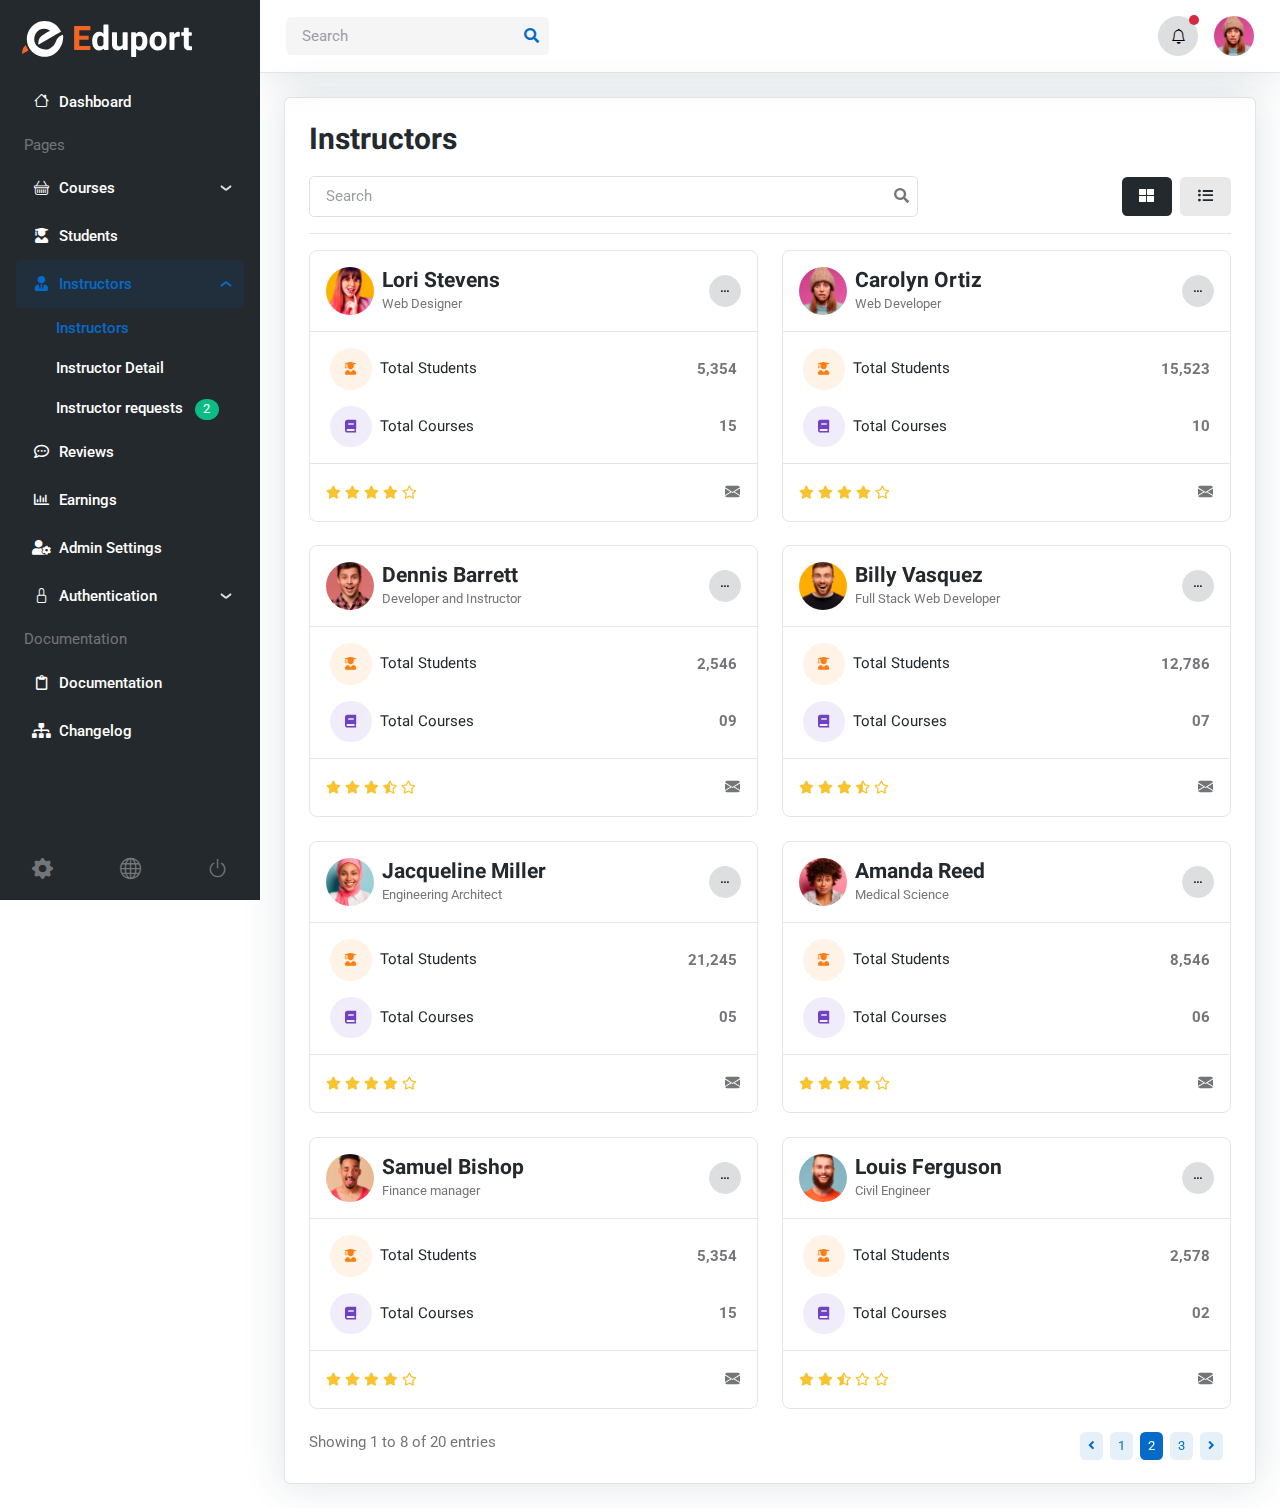
<file: Note/ElearningTemplate/admin-instructor-list.html>
<!DOCTYPE html>
<html lang="en">

<!-- Mirrored from eduport.webestica.com/admin-instructor-list.html by HTTrack Website Copier/3.x [XR&CO'2014], Wed, 16 Mar 2022 02:58:40 GMT -->
<head>
	<title>Eduport- LMS, Education and Course Theme</title>

	<!-- Meta Tags -->
	<meta charset="utf-8">
	<meta name="viewport" content="width=device-width, initial-scale=1, shrink-to-fit=no">
	<meta name="author" content="Webestica.com">
	<meta name="description" content="Eduport- LMS, Education and Course Theme">

	<!-- Favicon -->
	<link rel="shortcut icon" href="assets/images/favicon.ico">

	<!-- Google Font -->
	<link rel="preconnect" href="https://fonts.googleapis.com/">
	<link rel="preconnect" href="https://fonts.gstatic.com/" crossorigin>
	<link rel="stylesheet" href="https://fonts.googleapis.com/css2?family=Heebo:wght@400;500;700&amp;family=Roboto:wght@400;500;700&amp;display=swap">

	<!-- Plugins CSS -->
	<link rel="stylesheet" type="text/css" href="assets/vendor/font-awesome/css/all.min.css">
	<link rel="stylesheet" type="text/css" href="assets/vendor/bootstrap-icons/bootstrap-icons.css">
	<link rel="stylesheet" type="text/css" href="assets/vendor/overlay-scrollbar/css/OverlayScrollbars.min.css">

	<!-- Theme CSS -->
	<link id="style-switch" rel="stylesheet" type="text/css" href="assets/css/style.css">

</head>

<body>


<!-- **************** MAIN CONTENT START **************** -->
<main>
	
<!-- Sidebar START -->
<nav class="navbar sidebar navbar-expand-xl navbar-dark bg-dark">

	<!-- Navbar brand for xl START -->
	<div class="d-flex align-items-center">
		<a class="navbar-brand" href="index.html">
			<img class="navbar-brand-item" src="assets/images/logo-light.svg" alt="">
		</a>
	</div>
	<!-- Navbar brand for xl END -->
	
	<div class="offcanvas offcanvas-start flex-row custom-scrollbar h-100" data-bs-backdrop="true" tabindex="-1" id="offcanvasSidebar">
		<div class="offcanvas-body sidebar-content d-flex flex-column bg-dark">

			<!-- Sidebar menu START -->
			<ul class="navbar-nav flex-column" id="navbar-sidebar">
				
				<!-- Menu item 1 -->
				<li class="nav-item"><a href="admin-dashboard.html" class="nav-link"><i class="bi bi-house fa-fw me-2"></i>Dashboard</a></li>
				
				<!-- Title -->
				<li class="nav-item ms-2 my-2">Pages</li>

				<!-- menu item 2 -->
				<li class="nav-item">
					<a class="nav-link" data-bs-toggle="collapse" href="#collapsepage" role="button" aria-expanded="false" aria-controls="collapsepage">
						<i class="bi bi-basket fa-fw me-2"></i>Courses
					</a>
					<!-- Submenu -->
					<ul class="nav collapse flex-column" id="collapsepage" data-bs-parent="#navbar-sidebar">
						<li class="nav-item"> <a class="nav-link" href="admin-course-list.html">All Courses</a></li>
						<li class="nav-item"> <a class="nav-link" href="admin-course-category.html">Course Category</a></li>
						<li class="nav-item"> <a class="nav-link" href="admin-course-detail.html">Course Detail</a></li>
					</ul>
				</li>

				<!-- Menu item 3 -->
				<li class="nav-item"> <a class="nav-link" href="admin-student-list.html"><i class="fas fa-user-graduate fa-fw me-2"></i>Students</a></li>

				<!-- Menu item 4 -->
				<li class="nav-item">
					<a class="nav-link" data-bs-toggle="collapse" href="#collapseinstructors" role="button" aria-expanded="true" aria-controls="collapseinstructors">
						<i class="fas fa-user-tie fa-fw me-2"></i>Instructors
					</a>
					<!-- Submenu -->
					<ul class="nav collapse flex-column show" id="collapseinstructors" data-bs-parent="#navbar-sidebar">
						<li class="nav-item"> <a class="nav-link active" href="admin-instructor-list.html">Instructors</a></li>
						<li class="nav-item"> <a class="nav-link" href="admin-instructor-detail.html">Instructor Detail</a></li>
						<li class="nav-item"> 
							<a class="nav-link" href="admin-instructor-request.html">Instructor requests
								<span class="badge bg-success text-white rounded-circle ms-2">2</span>
							</a>
						</li>
					</ul>
				</li>
				
				<!-- Menu item 5 -->
				<li class="nav-item"> <a class="nav-link" href="admin-review.html"><i class="far fa-comment-dots fa-fw me-2"></i>Reviews</a></li>

				<!-- Menu item 6 -->
				<li class="nav-item"> <a class="nav-link" href="admin-earning.html"><i class="far fa-chart-bar fa-fw me-2"></i>Earnings</a></li>

				<!-- Menu item 7 -->
				<li class="nav-item"> <a class="nav-link" href="admin-setting.html"><i class="fas fa-user-cog fa-fw me-2"></i>Admin Settings</a></li>

				<!-- Menu item 8 -->
				<li class="nav-item">
					<a class="nav-link" data-bs-toggle="collapse" href="#collapseauthentication" role="button" aria-expanded="false" aria-controls="collapseauthentication">
						<i class="bi bi-lock fa-fw me-2"></i>Authentication
					</a>
					<!-- Submenu -->
					<ul class="nav collapse flex-column" id="collapseauthentication" data-bs-parent="#navbar-sidebar">
						<li class="nav-item"> <a class="nav-link" href="sign-up.html">Sign Up</a></li>
						<li class="nav-item"> <a class="nav-link" href="sign-in.html">Sign In</a></li>
						<li class="nav-item"> <a class="nav-link" href="forgot-password.html">Forgot Password</a></li>
						<li class="nav-item"> <a class="nav-link" href="admin-error-404.html">Error 404</a></li>
					</ul>
				</li>

				<!-- Title -->
				<li class="nav-item ms-2 my-2">Documentation</li>

				<!-- Menu item 9 -->
				<li class="nav-item"> <a class="nav-link" href="docs/index.html"><i class="far fa-clipboard fa-fw me-2"></i>Documentation</a></li>

				<!-- Menu item 10 -->
				<li class="nav-item"> <a class="nav-link" href="docs/changelog.html"><i class="fas fa-sitemap fa-fw me-2"></i>Changelog</a></li>
			</ul>
			<!-- Sidebar menu end -->

			<!-- Sidebar footer START -->
			<div class="px-3 mt-auto pt-3">
				<div class="d-flex align-items-center justify-content-between text-primary-hover">
						<a class="h5 mb-0 text-body" href="admin-setting.html" data-bs-toggle="tooltip" data-bs-placement="top" title="Settings">
							<i class="bi bi-gear-fill"></i>
						</a>
						<a class="h5 mb-0 text-body" href="index.html" data-bs-toggle="tooltip" data-bs-placement="top" title="Home">
							<i class="bi bi-globe"></i>
						</a>
						<a class="h5 mb-0 text-body" href="sign-in.html" data-bs-toggle="tooltip" data-bs-placement="top" title="Sign out">
							<i class="bi bi-power"></i>
						</a>
				</div>
			</div>
			<!-- Sidebar footer END -->
			
		</div>
	</div>
</nav>
<!-- Sidebar END -->

<!-- Page content START -->
<div class="page-content">
	
	<!-- Top bar START -->
	<nav class="top-bar navbar-light border-bottom py-0 py-xl-3">
		<div class="container-fluid p-0">
			<div class="d-flex align-items-center w-100">

				<!-- Logo START -->
				<div class="d-flex align-items-center d-xl-none">
					<a class="navbar-brand" href="index.html">
						<img class="light-mode-item navbar-brand-item h-30px" src="assets/images/logo-mobile.svg" alt="">
						<img class="dark-mode-item navbar-brand-item h-30px" src="assets/images/logo-mobile-light.svg" alt="">
					</a>
				</div>
				<!-- Logo END -->

				<!-- Toggler for sidebar START -->
				<div class="navbar-expand-xl sidebar-offcanvas-menu">
					<button class="navbar-toggler me-auto" type="button" data-bs-toggle="offcanvas" data-bs-target="#offcanvasSidebar" aria-controls="offcanvasSidebar" aria-expanded="false" aria-label="Toggle navigation" data-bs-auto-close="outside">
						<i class="bi bi-text-right fa-fw h2 lh-0 mb-0 rtl-flip" data-bs-target="#offcanvasMenu"> </i>
					</button>
				</div>
				<!-- Toggler for sidebar END -->
				
				<!-- Top bar left -->
				<div class="navbar-expand-lg ms-auto ms-xl-0">
					
					<!-- Toggler for menubar START -->
					<button class="navbar-toggler ms-auto" type="button" data-bs-toggle="collapse" data-bs-target="#navbarTopContent" aria-controls="navbarTopContent" aria-expanded="false" aria-label="Toggle navigation">
						<span class="navbar-toggler-animation">
							<span></span>
							<span></span>
							<span></span>
						</span>
					</button>
					<!-- Toggler for menubar END -->

					<!-- Topbar menu START -->
					<div class="collapse navbar-collapse w-100" id="navbarTopContent">
						<!-- Top search START -->
						<div class="nav my-3 my-xl-0 flex-nowrap align-items-center">
							<div class="nav-item w-100">
								<form class="position-relative">
									<input class="form-control pe-5 bg-secondary bg-opacity-10 border-0" type="search" placeholder="Search" aria-label="Search">
									<button class="btn bg-transparent px-2 py-0 position-absolute top-50 end-0 translate-middle-y" type="submit"><i class="fas fa-search fs-6 text-primary"></i></button>
								</form>
							</div>
						</div>
						<!-- Top search END -->
					</div>
					<!-- Topbar menu END -->
				</div>
				<!-- Top bar left END -->
				
				<!-- Top bar right START -->
				<div class="ms-xl-auto">
					<ul class="navbar-nav flex-row align-items-center">

						<!-- Notification dropdown START -->
						<li class="nav-item ms-2 ms-md-3 dropdown">
							<!-- Notification button -->
							<a class="btn btn-light btn-round mb-0" href="#" role="button" data-bs-toggle="dropdown" aria-expanded="false" data-bs-auto-close="outside">
								<i class="bi bi-bell fa-fw"></i>
							</a>
							<!-- Notification dote -->
							<span class="notif-badge animation-blink"></span>

							<!-- Notification dropdown menu START -->
							<div class="dropdown-menu dropdown-animation dropdown-menu-end dropdown-menu-size-md p-0 shadow-lg border-0">
								<div class="card bg-transparent">
									<div class="card-header bg-transparent border-bottom py-4 d-flex justify-content-between align-items-center">
										<h6 class="m-0">Notifications <span class="badge bg-danger bg-opacity-10 text-danger ms-2">2 new</span></h6>
										<a class="small" href="#">Clear all</a>
									</div>
									<div class="card-body p-0">
										<ul class="list-group list-unstyled list-group-flush">
											<!-- Notif item -->
											<li>
												<a href="#" class="list-group-item-action border-0 border-bottom d-flex p-3">
													<div class="me-3">
														<div class="avatar avatar-md">
															<img class="avatar-img rounded-circle" src="assets/images/avatar/08.jpg" alt="avatar">
														</div>
													</div>
													<div>
														<p class="text-body small m-0">Congratulate <b>Joan Wallace</b> for graduating from <b>Microverse university</b></p>
														<u class="small">Say congrats</u>
													</div>
												</a>
											</li>

											<!-- Notif item -->
											<li>
												<a href="#" class="list-group-item-action border-0 border-bottom d-flex p-3">
													<div class="me-3">
														<div class="avatar avatar-md">
															<img class="avatar-img rounded-circle" src="assets/images/avatar/02.jpg" alt="avatar">
														</div>
													</div>
													<div>
														<h6 class="mb-1">Larry Lawson Added a new course</h6>
														<p class="small text-body m-0">What's new! Find out about new features</p>
														<u class="small">View detail</u>
													</div>
												</a>
											</li>

											<!-- Notif item -->
											<li>
												<a href="#" class="list-group-item-action border-0 border-bottom d-flex p-3">
													<div class="me-3">
														<div class="avatar avatar-md">
															<img class="avatar-img rounded-circle" src="assets/images/avatar/05.jpg" alt="avatar">
														</div>
													</div>
													<div>
														<h6 class="mb-1">New request to apply for Instructor</h6>
														<u class="small">View detail</u>
													</div>
												</a>
											</li>

											<!-- Notif item -->
											<li>
												<a href="#" class="list-group-item-action border-0 border-bottom d-flex p-3">
													<div class="me-3">
														<div class="avatar avatar-md">
															<img class="avatar-img rounded-circle" src="assets/images/avatar/03.jpg" alt="avatar">
														</div>
													</div>
													<div>
														<h6 class="mb-1">Update v2.3 completed successfully</h6>
														<p class="small text-body m-0">What's new! Find out about new features</p>
														<small class="text-body">5 min ago</small>
													</div>
												</a>
											</li>
										</ul>
									</div>
									<!-- Button -->
									<div class="card-footer bg-transparent border-0 py-3 text-center position-relative">
										<a href="#" class="stretched-link">See all incoming activity</a>
									</div>
								</div>
							</div>
							<!-- Notification dropdown menu END -->
						</li>
						<!-- Notification dropdown END -->

						<!-- Profile dropdown START -->
						<li class="nav-item ms-2 ms-md-3 dropdown">
							<!-- Avatar -->
							<a class="avatar avatar-sm p-0" href="#" id="profileDropdown" role="button" data-bs-auto-close="outside" data-bs-display="static" data-bs-toggle="dropdown" aria-expanded="false">
								<img class="avatar-img rounded-circle" src="assets/images/avatar/01.jpg" alt="avatar">
							</a>

							<!-- Profile dropdown START -->
							<ul class="dropdown-menu dropdown-animation dropdown-menu-end shadow pt-3" aria-labelledby="profileDropdown">
								<!-- Profile info -->
								<li class="px-3">
									<div class="d-flex align-items-center">
										<!-- Avatar -->
										<div class="avatar me-3">
											<img class="avatar-img rounded-circle shadow" src="assets/images/avatar/01.jpg" alt="avatar">
										</div>
										<div>
											<a class="h6 mt-2 mt-sm-0" href="#">Lori Ferguson</a>
											<p class="small m-0">example@gmail.com</p>
										</div>
									</div>
									<hr>
								</li>

								<!-- Links -->
								<li><a class="dropdown-item" href="#"><i class="bi bi-person fa-fw me-2"></i>Edit Profile</a></li>
								<li><a class="dropdown-item" href="#"><i class="bi bi-gear fa-fw me-2"></i>Account Settings</a></li>
								<li><a class="dropdown-item" href="#"><i class="bi bi-info-circle fa-fw me-2"></i>Help</a></li>
								<li><a class="dropdown-item bg-danger-soft-hover" href="#"><i class="bi bi-power fa-fw me-2"></i>Sign Out</a></li>
								<li> <hr class="dropdown-divider"></li>

								<!-- Dark mode switch START -->
								<li>
									<div class="modeswitch-wrap" id="darkModeSwitch">
										<div class="modeswitch-item">
											<div class="modeswitch-icon"></div>
										</div>
										<span>Dark mode</span>
									</div>
								</li> 
								<!-- Dark mode switch END -->
							</ul>
							<!-- Profile dropdown END -->
						</li>
						<!-- Profile dropdown END -->
					</ul>
				</div>
				<!-- Top bar right END -->
			</div>
		</div>
	</nav>
	<!-- Top bar END -->

	<!-- Page main content START -->
	<div class="page-content-wrapper border">

		<!-- Title -->
		<div class="row">
			<div class="col-12">
				<h1 class="h3 mb-2 mb-sm-0">Instructors</h1>
			</div>
		</div>

		<!-- Card START -->
		<div class="card bg-transparent">

			<!-- Card header START -->
			<div class="card-header bg-transparent border-bottom px-0">
				<!-- Search and select START -->
				<div class="row g-3 align-items-center justify-content-between">

					<!-- Search bar -->
					<div class="col-md-8">
						<form class="rounded position-relative">
							<input class="form-control bg-transparent" type="search" placeholder="Search" aria-label="Search">
							<button class="btn bg-transparent px-2 py-0 position-absolute top-50 end-0 translate-middle-y" type="submit"><i class="fas fa-search fs-6 "></i></button>
						</form>
					</div>

					<!-- Tab buttons -->
					<div class="col-md-3">
						<!-- Tabs START -->
						<ul class="list-inline mb-0 nav nav-pills nav-pill-dark-soft border-0 justify-content-end" id="pills-tab" role="tablist">
							<!-- Grid tab -->
							<li class="nav-item">
								<a href="#nav-preview-tab-1" class="nav-link mb-0 me-2 active" data-bs-toggle="tab">
									<i class="fas fa-fw fa-th-large"></i>
								</a>
							</li>
							<!-- List tab -->
							<li class="nav-item">
								<a href="#nav-html-tab-1" class="nav-link mb-0" data-bs-toggle="tab">
									<i class="fas fa-fw fa-list-ul"></i>
								</a>
							</li>
						</ul>
						<!-- Tabs end -->
					</div>
				</div>
				<!-- Search and select END -->
			</div>
			<!-- Card header END -->

			<!-- Card body START -->
			<div class="card-body px-0">
				<!-- Tabs content START -->
				<div class="tab-content">

					<!-- Tabs content item START -->
					<div class="tab-pane fade show active" id="nav-preview-tab-1">
						<div class="row g-4">

							<!-- Card item START -->
							<div class="col-md-6 col-xxl-4">
								<div class="card bg-transparent border h-100"> 
									<!-- Card header -->
									<div class="card-header bg-transparent border-bottom d-flex align-items-sm-center justify-content-between">
										<div class="d-sm-flex align-items-center">
											<!-- Avatar -->
											<div class="avatar avatar-md flex-shrink-0">
												<img class="avatar-img rounded-circle" src="assets/images/avatar/09.jpg" alt="avatar">
											</div>
											<!-- Info -->
											<div class="ms-0 ms-sm-2 mt-2 mt-sm-0">
												<h5 class="mb-0"><a href="#">Lori Stevens</a></h5>
												<p class="mb-0 small">Web Designer</p>
											</div>
										</div>

										<!-- Edit dropdown -->
										<div class="dropdown">
											<a href="#" class="btn btn-sm btn-light btn-round small mb-0" role="button" id="dropdownShare1" data-bs-toggle="dropdown" aria-expanded="false">
												<i class="bi bi-three-dots fa-fw"></i>
											</a>
											<!-- dropdown button -->
											<ul class="dropdown-menu dropdown-w-sm dropdown-menu-end min-w-auto shadow rounded" aria-labelledby="dropdownShare1">
												<li><a class="dropdown-item" href="#"><i class="bi bi-pencil-square fa-fw me-2"></i>Edit</a></li>
												<li><a class="dropdown-item" href="#"><i class="bi bi-trash fa-fw me-2"></i>Remove</a></li>
											</ul>
										</div>
									</div>

									<div class="card-body">
										<!-- Total students -->
										<div class="d-flex justify-content-between align-items-center mb-3">
											<div class="d-flex align-items-center">
												<div class="icon-md bg-orange bg-opacity-10 text-orange rounded-circle flex-shrink-0"><i class="fas fa-user-graduate fa-fw"></i></div>
												<h6 class="mb-0 ms-2 fw-light">Total Students</h6>
											</div>
											<span class="mb-0 fw-bold">5,354</span>
										</div>

										<!-- Total courses -->
										<div class="d-flex justify-content-between align-items-center">
											<div class="d-flex align-items-center">
												<div class="icon-md bg-purple bg-opacity-10 text-purple rounded-circle flex-shrink-0"><i class="fas fa-book fa-fw"></i></div>
												<h6 class="mb-0 ms-2 fw-light">Total Courses</h6>
											</div>
											<span class="mb-0 fw-bold">15</span>
										</div>
									</div>

									<!-- Card footer -->
									<div class="card-footer bg-transparent border-top">
										<div class="d-flex justify-content-between align-items-center">
											<!-- Rating star -->
											<ul class="list-inline mb-0">
												<li class="list-inline-item me-0 small"><i class="fas fa-star text-warning"></i></li>
												<li class="list-inline-item me-0 small"><i class="fas fa-star text-warning"></i></li>
												<li class="list-inline-item me-0 small"><i class="fas fa-star text-warning"></i></li>
												<li class="list-inline-item me-0 small"><i class="fas fa-star text-warning"></i></li>
												<li class="list-inline-item me-0 small"><i class="far fa-star text-warning"></i></li>
											</ul>
											<!-- Message button -->
											<a href="#" class="btn btn-link text-body p-0 mb-0" data-bs-toggle="tooltip" data-bs-placement="top" title="" data-bs-original-title="Message" aria-label="Message">
												<i class="bi bi-envelope-fill"></i>
											</a>
										</div>
									</div>
								</div>
							</div>
							<!-- Card item END -->

							<!-- Card item START -->
							<div class="col-md-6 col-xxl-4">
								<div class="card bg-transparent border h-100"> 
									<!-- Card header -->
									<div class="card-header bg-transparent border-bottom d-flex align-items-sm-center justify-content-between">
										<div class="d-sm-flex align-items-center">
											<!-- Avatar -->
											<div class="avatar avatar-md flex-shrink-0">
												<img class="avatar-img rounded-circle" src="assets/images/avatar/01.jpg" alt="avatar">
											</div>
											<!-- Info -->
											<div class="ms-0 ms-sm-2 mt-2 mt-sm-0">
												<h5 class="mb-0"><a href="#">Carolyn Ortiz</a></h5>
												<p class="mb-0 small">Web Developer</p>
											</div>
										</div>

										<!-- Edit dropdown -->
										<div class="dropdown">
											<a href="#" class="btn btn-sm btn-light btn-round small mb-0" role="button" id="dropdownShare2" data-bs-toggle="dropdown" aria-expanded="false">
												<i class="bi bi-three-dots fa-fw"></i>
											</a>
											<!-- dropdown button -->
											<ul class="dropdown-menu dropdown-w-sm dropdown-menu-end min-w-auto shadow rounded" aria-labelledby="dropdownShare2">
												<li><a class="dropdown-item" href="#"><i class="bi bi-pencil-square fa-fw me-2"></i>Edit</a></li>
												<li><a class="dropdown-item" href="#"><i class="bi bi-trash fa-fw me-2"></i>Remove</a></li>
											</ul>
										</div>
									</div>

									<div class="card-body">
										<!-- Total students -->
										<div class="d-flex justify-content-between align-items-center mb-3">
											<div class="d-flex align-items-center">
												<div class="icon-md bg-orange bg-opacity-10 text-orange rounded-circle flex-shrink-0"><i class="fas fa-user-graduate fa-fw"></i></div>
												<h6 class="mb-0 ms-2 fw-light">Total Students</h6>
											</div>
											<span class="mb-0 fw-bold">15,523</span>
										</div>

										<!-- Total courses -->
										<div class="d-flex justify-content-between align-items-center">
											<div class="d-flex align-items-center">
												<div class="icon-md bg-purple bg-opacity-10 text-purple rounded-circle flex-shrink-0"><i class="fas fa-book fa-fw"></i></div>
												<h6 class="mb-0 ms-2 fw-light">Total Courses</h6>
											</div>
											<span class="mb-0 fw-bold">10</span>
										</div>
									</div>

									<!-- Card footer -->
									<div class="card-footer bg-transparent border-top">
										<div class="d-flex justify-content-between align-items-center">
											<!-- Rating star -->
											<ul class="list-inline mb-0">
												<li class="list-inline-item me-0 small"><i class="fas fa-star text-warning"></i></li>
												<li class="list-inline-item me-0 small"><i class="fas fa-star text-warning"></i></li>
												<li class="list-inline-item me-0 small"><i class="fas fa-star text-warning"></i></li>
												<li class="list-inline-item me-0 small"><i class="fas fa-star text-warning"></i></li>
												<li class="list-inline-item me-0 small"><i class="far fa-star text-warning"></i></li>
											</ul>
											<!-- Message button -->
											<a href="#" class="btn btn-link text-body p-0 mb-0" data-bs-toggle="tooltip" data-bs-placement="top" title="" data-bs-original-title="Message" aria-label="Message">
												<i class="bi bi-envelope-fill"></i>
											</a>
										</div>
									</div>
								</div>
							</div>
							<!-- Card item END -->

							<!-- Card item START -->
							<div class="col-md-6 col-xxl-4">
								<div class="card bg-transparent border h-100"> 
									<!-- Card header -->
									<div class="card-header bg-transparent border-bottom d-flex align-items-sm-center justify-content-between">
										<div class="d-sm-flex align-items-center">
											<!-- Avatar -->
											<div class="avatar avatar-md flex-shrink-0">
												<img class="avatar-img rounded-circle" src="assets/images/avatar/03.jpg" alt="avatar">
											</div>
											<!-- Info -->
											<div class="ms-0 ms-sm-2 mt-2 mt-sm-0">
												<h5 class="mb-0"><a href="#">Dennis Barrett</a></h5>
												<p class="mb-0 small">Developer and Instructor</p>
											</div>
										</div>

										<!-- Edit dropdown -->
										<div class="dropdown">
											<a href="#" class="btn btn-sm btn-light btn-round small mb-0" role="button" id="dropdownShare3" data-bs-toggle="dropdown" aria-expanded="false">
												<i class="bi bi-three-dots fa-fw"></i>
											</a>
											<!-- dropdown button -->
											<ul class="dropdown-menu dropdown-w-sm dropdown-menu-end min-w-auto shadow rounded" aria-labelledby="dropdownShare3">
												<li><a class="dropdown-item" href="#"><i class="bi bi-pencil-square fa-fw me-2"></i>Edit</a></li>
												<li><a class="dropdown-item" href="#"><i class="bi bi-trash fa-fw me-2"></i>Remove</a></li>
											</ul>
										</div>
									</div>

									<div class="card-body">
										<!-- Total students -->
										<div class="d-flex justify-content-between align-items-center mb-3">
											<div class="d-flex align-items-center">
												<div class="icon-md bg-orange bg-opacity-10 text-orange rounded-circle flex-shrink-0"><i class="fas fa-user-graduate fa-fw"></i></div>
												<h6 class="mb-0 ms-2 fw-light">Total Students</h6>
											</div>
											<span class="mb-0 fw-bold">2,546</span>
										</div>

										<!-- Total courses -->
										<div class="d-flex justify-content-between align-items-center">
											<div class="d-flex align-items-center">
												<div class="icon-md bg-purple bg-opacity-10 text-purple rounded-circle flex-shrink-0"><i class="fas fa-book fa-fw"></i></div>
												<h6 class="mb-0 ms-2 fw-light">Total Courses</h6>
											</div>
											<span class="mb-0 fw-bold">09</span>
										</div>
									</div>

									<!-- Card footer -->
									<div class="card-footer bg-transparent border-top">
										<div class="d-flex justify-content-between align-items-center">
											<!-- Rating star -->
											<ul class="list-inline mb-0">
												<li class="list-inline-item me-0 small"><i class="fas fa-star text-warning"></i></li>
												<li class="list-inline-item me-0 small"><i class="fas fa-star text-warning"></i></li>
												<li class="list-inline-item me-0 small"><i class="fas fa-star text-warning"></i></li>
												<li class="list-inline-item me-0 small"><i class="fas fa-star-half-alt text-warning"></i></li>
												<li class="list-inline-item me-0 small"><i class="far fa-star text-warning"></i></li>
											</ul>
											<!-- Message button -->
											<a href="#" class="btn btn-link text-body p-0 mb-0" data-bs-toggle="tooltip" data-bs-placement="top" title="" data-bs-original-title="Message" aria-label="Message">
												<i class="bi bi-envelope-fill"></i>
											</a>
										</div>
									</div>
								</div>
							</div>
							<!-- Card item END -->

							<!-- Card item START -->
							<div class="col-md-6 col-xxl-4">
								<div class="card bg-transparent border h-100"> 
									<!-- Card header -->
									<div class="card-header bg-transparent border-bottom d-flex align-items-sm-center justify-content-between">
										<div class="d-sm-flex align-items-center">
											<!-- Avatar -->
											<div class="avatar avatar-md flex-shrink-0">
												<img class="avatar-img rounded-circle" src="assets/images/avatar/04.jpg" alt="avatar">
											</div>
											<!-- Info -->
											<div class="ms-0 ms-sm-2 mt-2 mt-sm-0">
												<h5 class="mb-0"><a href="#">Billy Vasquez</a></h5>
												<p class="mb-0 small">Full Stack Web Developer</p>
											</div>
										</div>

										<!-- Edit dropdown -->
										<div class="dropdown">
											<a href="#" class="btn btn-sm btn-light btn-round small mb-0" role="button" id="dropdownShare4" data-bs-toggle="dropdown" aria-expanded="false">
												<i class="bi bi-three-dots fa-fw"></i>
											</a>
											<!-- dropdown button -->
											<ul class="dropdown-menu dropdown-w-sm dropdown-menu-end min-w-auto shadow rounded" aria-labelledby="dropdownShare4">
												<li><a class="dropdown-item" href="#"><i class="bi bi-pencil-square fa-fw me-2"></i>Edit</a></li>
												<li><a class="dropdown-item" href="#"><i class="bi bi-trash fa-fw me-2"></i>Remove</a></li>
											</ul>
										</div>
									</div>

									<div class="card-body">
										<!-- Total students -->
										<div class="d-flex justify-content-between align-items-center mb-3">
											<div class="d-flex align-items-center">
												<div class="icon-md bg-orange bg-opacity-10 text-orange rounded-circle flex-shrink-0"><i class="fas fa-user-graduate fa-fw"></i></div>
												<h6 class="mb-0 ms-2 fw-light">Total Students</h6>
											</div>
											<span class="mb-0 fw-bold">12,786</span>
										</div>

										<!-- Total courses -->
										<div class="d-flex justify-content-between align-items-center">
											<div class="d-flex align-items-center">
												<div class="icon-md bg-purple bg-opacity-10 text-purple rounded-circle flex-shrink-0"><i class="fas fa-book fa-fw"></i></div>
												<h6 class="mb-0 ms-2 fw-light">Total Courses</h6>
											</div>
											<span class="mb-0 fw-bold">07</span>
										</div>
									</div>

									<!-- Card footer -->
									<div class="card-footer bg-transparent border-top">
										<div class="d-flex justify-content-between align-items-center">
											<!-- Rating star -->
											<ul class="list-inline mb-0">
												<li class="list-inline-item me-0 small"><i class="fas fa-star text-warning"></i></li>
												<li class="list-inline-item me-0 small"><i class="fas fa-star text-warning"></i></li>
												<li class="list-inline-item me-0 small"><i class="fas fa-star text-warning"></i></li>
												<li class="list-inline-item me-0 small"><i class="fas fa-star-half-alt text-warning"></i></li>
												<li class="list-inline-item me-0 small"><i class="far fa-star text-warning"></i></li>
											</ul>
											<!-- Message button -->
											<a href="#" class="btn btn-link text-body p-0 mb-0" data-bs-toggle="tooltip" data-bs-placement="top" title="" data-bs-original-title="Message" aria-label="Message">
												<i class="bi bi-envelope-fill"></i>
											</a>
										</div>
									</div>
								</div>
							</div>
							<!-- Card item END -->

							<!-- Card item START -->
							<div class="col-md-6 col-xxl-4">
								<div class="card bg-transparent border h-100"> 
									<!-- Card header -->
									<div class="card-header bg-transparent border-bottom d-flex align-items-sm-center justify-content-between">
										<div class="d-sm-flex align-items-center">
											<!-- Avatar -->
											<div class="avatar avatar-md flex-shrink-0">
												<img class="avatar-img rounded-circle" src="assets/images/avatar/05.jpg" alt="avatar">
											</div>
											<!-- Info -->
											<div class="ms-0 ms-sm-2 mt-2 mt-sm-0">
												<h5 class="mb-0"><a href="#">Jacqueline Miller</a></h5>
												<p class="mb-0 small">Engineering Architect</p>
											</div>
										</div>

										<!-- Edit dropdown -->
										<div class="dropdown">
											<a href="#" class="btn btn-sm btn-light btn-round small mb-0" role="button" id="dropdownShare5" data-bs-toggle="dropdown" aria-expanded="false">
												<i class="bi bi-three-dots fa-fw"></i>
											</a>
											<!-- dropdown button -->
											<ul class="dropdown-menu dropdown-w-sm dropdown-menu-end min-w-auto shadow rounded" aria-labelledby="dropdownShare5">
												<li><a class="dropdown-item" href="#"><i class="bi bi-pencil-square fa-fw me-2"></i>Edit</a></li>
												<li><a class="dropdown-item" href="#"><i class="bi bi-trash fa-fw me-2"></i>Remove</a></li>
											</ul>
										</div>
									</div>

									<div class="card-body">
										<!-- Total students -->
										<div class="d-flex justify-content-between align-items-center mb-3">
											<div class="d-flex align-items-center">
												<div class="icon-md bg-orange bg-opacity-10 text-orange rounded-circle flex-shrink-0"><i class="fas fa-user-graduate fa-fw"></i></div>
												<h6 class="mb-0 ms-2 fw-light">Total Students</h6>
											</div>
											<span class="mb-0 fw-bold">21,245</span>
										</div>

										<!-- Total courses -->
										<div class="d-flex justify-content-between align-items-center">
											<div class="d-flex align-items-center">
												<div class="icon-md bg-purple bg-opacity-10 text-purple rounded-circle flex-shrink-0"><i class="fas fa-book fa-fw"></i></div>
												<h6 class="mb-0 ms-2 fw-light">Total Courses</h6>
											</div>
											<span class="mb-0 fw-bold">05</span>
										</div>
									</div>

									<!-- Card footer -->
									<div class="card-footer bg-transparent border-top">
										<div class="d-flex justify-content-between align-items-center">
											<!-- Rating star -->
											<ul class="list-inline mb-0">
												<li class="list-inline-item me-0 small"><i class="fas fa-star text-warning"></i></li>
												<li class="list-inline-item me-0 small"><i class="fas fa-star text-warning"></i></li>
												<li class="list-inline-item me-0 small"><i class="fas fa-star text-warning"></i></li>
												<li class="list-inline-item me-0 small"><i class="fas fa-star text-warning"></i></li>
												<li class="list-inline-item me-0 small"><i class="far fa-star text-warning"></i></li>
											</ul>
											<!-- Message button -->
											<a href="#" class="btn btn-link text-body p-0 mb-0" data-bs-toggle="tooltip" data-bs-placement="top" title="" data-bs-original-title="Message" aria-label="Message">
												<i class="bi bi-envelope-fill"></i>
											</a>
										</div>
									</div>
								</div>
							</div>
							<!-- Card item END -->

							<!-- Card item START -->
							<div class="col-md-6 col-xxl-4">
								<div class="card bg-transparent border h-100"> 
									<!-- Card header -->
									<div class="card-header bg-transparent border-bottom d-flex align-items-sm-center justify-content-between">
										<div class="d-sm-flex align-items-center">
											<!-- Avatar -->
											<div class="avatar avatar-md flex-shrink-0">
												<img class="avatar-img rounded-circle" src="assets/images/avatar/06.jpg" alt="avatar">
											</div>
											<!-- Info -->
											<div class="ms-0 ms-sm-2 mt-2 mt-sm-0">
												<h5 class="mb-0"><a href="#">Amanda Reed</a></h5>
												<p class="mb-0 small">Medical Science</p>
											</div>
										</div>

										<!-- Edit dropdown -->
										<div class="dropdown">
											<a href="#" class="btn btn-sm btn-light btn-round small mb-0" role="button" id="dropdownShare6" data-bs-toggle="dropdown" aria-expanded="false">
												<i class="bi bi-three-dots fa-fw"></i>
											</a>
											<!-- dropdown button -->
											<ul class="dropdown-menu dropdown-w-sm dropdown-menu-end min-w-auto shadow rounded" aria-labelledby="dropdownShare6">
												<li><a class="dropdown-item" href="#"><i class="bi bi-pencil-square fa-fw me-2"></i>Edit</a></li>
												<li><a class="dropdown-item" href="#"><i class="bi bi-trash fa-fw me-2"></i>Remove</a></li>
											</ul>
										</div>
									</div>

									<div class="card-body">
										<!-- Total students -->
										<div class="d-flex justify-content-between align-items-center mb-3">
											<div class="d-flex align-items-center">
												<div class="icon-md bg-orange bg-opacity-10 text-orange rounded-circle flex-shrink-0"><i class="fas fa-user-graduate fa-fw"></i></div>
												<h6 class="mb-0 ms-2 fw-light">Total Students</h6>
											</div>
											<span class="mb-0 fw-bold">8,546</span>
										</div>

										<!-- Total courses -->
										<div class="d-flex justify-content-between align-items-center">
											<div class="d-flex align-items-center">
												<div class="icon-md bg-purple bg-opacity-10 text-purple rounded-circle flex-shrink-0"><i class="fas fa-book fa-fw"></i></div>
												<h6 class="mb-0 ms-2 fw-light">Total Courses</h6>
											</div>
											<span class="mb-0 fw-bold">06</span>
										</div>
									</div>

									<!-- Card footer -->
									<div class="card-footer bg-transparent border-top">
										<div class="d-flex justify-content-between align-items-center">
											<!-- Rating star -->
											<ul class="list-inline mb-0">
												<li class="list-inline-item me-0 small"><i class="fas fa-star text-warning"></i></li>
												<li class="list-inline-item me-0 small"><i class="fas fa-star text-warning"></i></li>
												<li class="list-inline-item me-0 small"><i class="fas fa-star text-warning"></i></li>
												<li class="list-inline-item me-0 small"><i class="fas fa-star text-warning"></i></li>
												<li class="list-inline-item me-0 small"><i class="far fa-star text-warning"></i></li>
											</ul>
											<!-- Message button -->
											<a href="#" class="btn btn-link text-body p-0 mb-0" data-bs-toggle="tooltip" data-bs-placement="top" title="" data-bs-original-title="Message" aria-label="Message">
												<i class="bi bi-envelope-fill"></i>
											</a>
										</div>
									</div>
								</div>
							</div>
							<!-- Card item END -->

							<!-- Card item START -->
							<div class="col-md-6 col-xxl-4">
								<div class="card bg-transparent border h-100"> 
									<!-- Card header -->
									<div class="card-header bg-transparent border-bottom d-flex align-items-sm-center justify-content-between">
										<div class="d-sm-flex align-items-center">
											<!-- Avatar -->
											<div class="avatar avatar-md flex-shrink-0">
												<img class="avatar-img rounded-circle" src="assets/images/avatar/07.jpg" alt="avatar">
											</div>
											<!-- Info -->
											<div class="ms-0 ms-sm-2 mt-2 mt-sm-0">
												<h5 class="mb-0"><a href="#">Samuel Bishop</a></h5>
												<p class="mb-0 small">Finance manager</p>
											</div>
										</div>

										<!-- Edit dropdown -->
										<div class="dropdown">
											<a href="#" class="btn btn-sm btn-light btn-round small mb-0" role="button" id="dropdownShare7" data-bs-toggle="dropdown" aria-expanded="false">
												<i class="bi bi-three-dots fa-fw"></i>
											</a>
											<!-- dropdown button -->
											<ul class="dropdown-menu dropdown-w-sm dropdown-menu-end min-w-auto shadow rounded" aria-labelledby="dropdownShare7">
												<li><a class="dropdown-item" href="#"><i class="bi bi-pencil-square fa-fw me-2"></i>Edit</a></li>
												<li><a class="dropdown-item" href="#"><i class="bi bi-trash fa-fw me-2"></i>Remove</a></li>
											</ul>
										</div>
									</div>

									<div class="card-body">
										<!-- Total students -->
										<div class="d-flex justify-content-between align-items-center mb-3">
											<div class="d-flex align-items-center">
												<div class="icon-md bg-orange bg-opacity-10 text-orange rounded-circle flex-shrink-0"><i class="fas fa-user-graduate fa-fw"></i></div>
												<h6 class="mb-0 ms-2 fw-light">Total Students</h6>
											</div>
											<span class="mb-0 fw-bold">5,354</span>
										</div>

										<!-- Total courses -->
										<div class="d-flex justify-content-between align-items-center">
											<div class="d-flex align-items-center">
												<div class="icon-md bg-purple bg-opacity-10 text-purple rounded-circle flex-shrink-0"><i class="fas fa-book fa-fw"></i></div>
												<h6 class="mb-0 ms-2 fw-light">Total Courses</h6>
											</div>
											<span class="mb-0 fw-bold">15</span>
										</div>
									</div>

									<!-- Card footer -->
									<div class="card-footer bg-transparent border-top">
										<div class="d-flex justify-content-between align-items-center">
											<!-- Rating star -->
											<ul class="list-inline mb-0">
												<li class="list-inline-item me-0 small"><i class="fas fa-star text-warning"></i></li>
												<li class="list-inline-item me-0 small"><i class="fas fa-star text-warning"></i></li>
												<li class="list-inline-item me-0 small"><i class="fas fa-star text-warning"></i></li>
												<li class="list-inline-item me-0 small"><i class="fas fa-star text-warning"></i></li>
												<li class="list-inline-item me-0 small"><i class="far fa-star text-warning"></i></li>
											</ul>
											<!-- Message button -->
											<a href="#" class="btn btn-link text-body p-0 mb-0" data-bs-toggle="tooltip" data-bs-placement="top" title="" data-bs-original-title="Message" aria-label="Message">
												<i class="bi bi-envelope-fill"></i>
											</a>
										</div>
									</div>
								</div>
							</div>
							<!-- Card item END -->

							<!-- Card item START -->
							<div class="col-md-6 col-xxl-4">
								<div class="card bg-transparent border h-100"> 
									<!-- Card header -->
									<div class="card-header bg-transparent border-bottom d-flex align-items-sm-center justify-content-between">
										<div class="d-sm-flex align-items-center">
											<!-- Avatar -->
											<div class="avatar avatar-md flex-shrink-0">
												<img class="avatar-img rounded-circle" src="assets/images/avatar/10.jpg" alt="avatar">
											</div>
											<!-- Info -->
											<div class="ms-0 ms-sm-2 mt-2 mt-sm-0">
												<h5 class="mb-0"><a href="#">Louis Ferguson</a></h5>
												<p class="mb-0 small">Civil Engineer</p>
											</div>
										</div>

										<!-- Edit dropdown -->
										<div class="dropdown">
											<a href="#" class="btn btn-sm btn-light btn-round small mb-0" role="button" id="dropdownShare8" data-bs-toggle="dropdown" aria-expanded="false">
												<i class="bi bi-three-dots fa-fw"></i>
											</a>
											<!-- dropdown button -->
											<ul class="dropdown-menu dropdown-w-sm dropdown-menu-end min-w-auto shadow rounded" aria-labelledby="dropdownShare8">
												<li><a class="dropdown-item" href="#"><i class="bi bi-pencil-square fa-fw me-2"></i>Edit</a></li>
												<li><a class="dropdown-item" href="#"><i class="bi bi-trash fa-fw me-2"></i>Remove</a></li>
											</ul>
										</div>
									</div>

									<div class="card-body">
										<!-- Total students -->
										<div class="d-flex justify-content-between align-items-center mb-3">
											<div class="d-flex align-items-center">
												<div class="icon-md bg-orange bg-opacity-10 text-orange rounded-circle flex-shrink-0"><i class="fas fa-user-graduate fa-fw"></i></div>
												<h6 class="mb-0 ms-2 fw-light">Total Students</h6>
											</div>
											<span class="mb-0 fw-bold">2,578</span>
										</div>

										<!-- Total courses -->
										<div class="d-flex justify-content-between align-items-center">
											<div class="d-flex align-items-center">
												<div class="icon-md bg-purple bg-opacity-10 text-purple rounded-circle flex-shrink-0"><i class="fas fa-book fa-fw"></i></div>
												<h6 class="mb-0 ms-2 fw-light">Total Courses</h6>
											</div>
											<span class="mb-0 fw-bold">02</span>
										</div>
									</div>

									<!-- Card footer -->
									<div class="card-footer bg-transparent border-top">
										<div class="d-flex justify-content-between align-items-center">
											<!-- Rating star -->
											<ul class="list-inline mb-0">
												<li class="list-inline-item me-0 small"><i class="fas fa-star text-warning"></i></li>
												<li class="list-inline-item me-0 small"><i class="fas fa-star text-warning"></i></li>
												<li class="list-inline-item me-0 small"><i class="fas fa-star-half-alt text-warning"></i></li>
												<li class="list-inline-item me-0 small"><i class="far fa-star text-warning"></i></li>
												<li class="list-inline-item me-0 small"><i class="far fa-star text-warning"></i></li>
											</ul>
											<!-- Message button -->
											<a href="#" class="btn btn-link text-body p-0 mb-0" data-bs-toggle="tooltip" data-bs-placement="top" title="" data-bs-original-title="Message" aria-label="Message">
												<i class="bi bi-envelope-fill"></i>
											</a>
										</div>
									</div>
								</div>
							</div>
							<!-- Card item END -->

						</div> <!-- Row END -->
					</div>
					<!-- Tabs content item END -->

					<!-- Tabs content item START -->
					<div class="tab-pane fade" id="nav-html-tab-1">
						<!-- Table START -->
						<div class="table-responsive border-0">
							<table class="table table-dark-gray align-middle p-4 mb-0 table-hover">
								<!-- Table head -->
								<thead>
									<tr>
										<th scope="col" class="border-0 rounded-start">Instructor name</th>
										<th scope="col" class="border-0">Detail</th>
										<th scope="col" class="border-0">Courses</th>
										<th scope="col" class="border-0">Total studentss</th>
										<th scope="col" class="border-0 rounded-end">Action</th>
									</tr>
								</thead>

								<!-- Table body START -->
								<tbody>
									<!-- Table row -->
									<tr>
										<!-- Table data -->
										<td>
											<div class="d-flex align-items-center position-relative">
												<!-- Image -->
												<div class="avatar avatar-md">
													<img src="assets/images/avatar/09.jpg" class="rounded-circle" alt="">
												</div>
												<div class="mb-0 ms-2">
													<!-- Title -->
													<h6 class="mb-0"><a href="#" class="stretched-link">Lori Stevens</a></h6>
												</div>
											</div>
										</td>

										<!-- Table data -->
										<td class="text-center text-sm-start">
											<h6 class="mb-0">Web Designer</h6>
										</td>

										<!-- Table data -->
										<td>15</td>

										<!-- Table data -->
										<td>5,354</td>

										<!-- Table data -->
										<td>
											<a href="#" class="btn btn-info-soft btn-round me-1 mb-1 mb-md-0" data-bs-toggle="tooltip" data-bs-placement="top" title="Message">
												<i class="bi bi-envelope"></i>
											</a>
											<a href="#" class="btn btn-success-soft btn-round me-1 mb-1 mb-md-0" data-bs-toggle="tooltip" data-bs-placement="top" title="Edit">
												<i class="bi bi-pencil-square"></i>
											</a>
											<button class="btn btn-danger-soft btn-round mb-0" data-bs-toggle="tooltip" data-bs-placement="top" title="Delete">
												<i class="bi bi-trash"></i>
											</button>
										</td>
									</tr>

									<!-- Table row -->
									<tr>
										<!-- Table data -->
										<td>
											<div class="d-flex align-items-center position-relative">
												<!-- Image -->
												<div class="avatar avatar-md">
													<img src="assets/images/avatar/01.jpg" class="rounded-circle" alt="">
												</div>
												<div class="mb-0 ms-2">
													<!-- Title -->
													<h6 class="mb-0"><a href="#" class="stretched-link">Carolyn Ortiz</a></h6>
												</div>
											</div>
										</td>

										<!-- Table data -->
										<td class="text-center text-sm-start">
											<h6 class="mb-0">Web Developer</h6>
										</td>

										<!-- Table data -->
										<td>10</td>

										<!-- Table data -->
										<td>15,523</td>

										<!-- Table data -->
										<td>
											<a href="#" class="btn btn-info-soft btn-round me-1 mb-1 mb-md-0" data-bs-toggle="tooltip" data-bs-placement="top" title="Message">
												<i class="bi bi-envelope"></i>
											</a>
											<a href="#" class="btn btn-success-soft btn-round me-1 mb-1 mb-md-0" data-bs-toggle="tooltip" data-bs-placement="top" title="Edit">
												<i class="bi bi-pencil-square"></i>
											</a>
											<button class="btn btn-danger-soft btn-round mb-0" data-bs-toggle="tooltip" data-bs-placement="top" title="Delete">
												<i class="bi bi-trash"></i>
											</button>
										</td>
									</tr>

									<!-- Table row -->
									<tr>
										<!-- Table data -->
										<td>
											<div class="d-flex align-items-center position-relative">
												<!-- Image -->
												<div class="avatar avatar-md">
													<img src="assets/images/avatar/03.jpg" class="rounded-circle" alt="">
												</div>
												<div class="mb-0 ms-2">
													<!-- Title -->
													<h6 class="mb-0"><a href="#" class="stretched-link">Dennis Barrett</a></h6>
												</div>
											</div>
										</td>

										<!-- Table data -->
										<td class="text-center text-sm-start">
											<h6 class="mb-0">Developer and Instructor</h6>
										</td>

										<!-- Table data -->
										<td>09</td>

										<!-- Table data -->
										<td>2,546</td>

										<!-- Table data -->
										<td>
											<a href="#" class="btn btn-info-soft btn-round me-1 mb-1 mb-md-0" data-bs-toggle="tooltip" data-bs-placement="top" title="Message">
												<i class="bi bi-envelope"></i>
											</a>
											<a href="#" class="btn btn-success-soft btn-round me-1 mb-1 mb-md-0" data-bs-toggle="tooltip" data-bs-placement="top" title="Edit">
												<i class="bi bi-pencil-square"></i>
											</a>
											<button class="btn btn-danger-soft btn-round mb-0" data-bs-toggle="tooltip" data-bs-placement="top" title="Delete">
												<i class="bi bi-trash"></i>
											</button>
										</td>
									</tr>

									<!-- Table row -->
									<tr>
										<!-- Table data -->
										<td>
											<div class="d-flex align-items-center position-relative">
												<!-- Image -->
												<div class="avatar avatar-md">
													<img src="assets/images/avatar/04.jpg" class="rounded-circle" alt="">
												</div>
												<div class="mb-0 ms-2">
													<!-- Title -->
													<h6 class="mb-0"><a href="#" class="stretched-link">Billy Vasquez</a></h6>
												</div>
											</div>
										</td>

										<!-- Table data -->
										<td class="text-center text-sm-start">
											<h6 class="mb-0">Full Stack Web Developer</h6>
										</td>

										<!-- Table data -->
										<td>07</td>

										<!-- Table data -->
										<td>12,786</td>

										<!-- Table data -->
										<td>
											<a href="#" class="btn btn-info-soft btn-round me-1 mb-1 mb-md-0" data-bs-toggle="tooltip" data-bs-placement="top" title="Message">
												<i class="bi bi-envelope"></i>
											</a>
											<a href="#" class="btn btn-success-soft btn-round me-1 mb-1 mb-md-0" data-bs-toggle="tooltip" data-bs-placement="top" title="Edit">
												<i class="bi bi-pencil-square"></i>
											</a>
											<button class="btn btn-danger-soft btn-round mb-0" data-bs-toggle="tooltip" data-bs-placement="top" title="Delete">
												<i class="bi bi-trash"></i>
											</button>
										</td>
									</tr>

									<!-- Table row -->
									<tr>
										<!-- Table data -->
										<td>
											<div class="d-flex align-items-center position-relative">
												<!-- Image -->
												<div class="avatar avatar-md">
													<img src="assets/images/avatar/05.jpg" class="rounded-circle" alt="">
												</div>
												<div class="mb-0 ms-2">
													<!-- Title -->
													<h6 class="mb-0"><a href="#" class="stretched-link">Jacqueline Miller</a></h6>
												</div>
											</div>
										</td>

										<!-- Table data -->
										<td class="text-center text-sm-start">
											<h6 class="mb-0">Engineering Architect</h6>
										</td>

										<!-- Table data -->
										<td>05</td>

										<!-- Table data -->
										<td>21,245</td>

										<!-- Table data -->
										<td>
											<a href="#" class="btn btn-info-soft btn-round me-1 mb-1 mb-md-0" data-bs-toggle="tooltip" data-bs-placement="top" title="Message">
												<i class="bi bi-envelope"></i>
											</a>
											<a href="#" class="btn btn-success-soft btn-round me-1 mb-1 mb-md-0" data-bs-toggle="tooltip" data-bs-placement="top" title="Edit">
												<i class="bi bi-pencil-square"></i>
											</a>
											<button class="btn btn-danger-soft btn-round mb-0" data-bs-toggle="tooltip" data-bs-placement="top" title="Delete">
												<i class="bi bi-trash"></i>
											</button>
										</td>
									</tr>

									<!-- Table row -->
									<tr>
										<!-- Table data -->
										<td>
											<div class="d-flex align-items-center position-relative">
												<!-- Image -->
												<div class="avatar avatar-md">
													<img src="assets/images/avatar/06.jpg" class="rounded-circle" alt="">
												</div>
												<div class="mb-0 ms-2">
													<!-- Title -->
													<h6 class="mb-0"><a href="#" class="stretched-link">Amanda Reed</a></h6>
												</div>
											</div>
										</td>

										<!-- Table data -->
										<td class="text-center text-sm-start">
											<h6 class="mb-0">Medical Science</h6>
										</td>

										<!-- Table data -->
										<td>06</td>

										<!-- Table data -->
										<td>8,546</td>

										<!-- Table data -->
										<td>
											<a href="#" class="btn btn-info-soft btn-round me-1 mb-1 mb-md-0" data-bs-toggle="tooltip" data-bs-placement="top" title="Message">
												<i class="bi bi-envelope"></i>
											</a>
											<a href="#" class="btn btn-success-soft btn-round me-1 mb-1 mb-md-0" data-bs-toggle="tooltip" data-bs-placement="top" title="Edit">
												<i class="bi bi-pencil-square"></i>
											</a>
											<button class="btn btn-danger-soft btn-round mb-0" data-bs-toggle="tooltip" data-bs-placement="top" title="Delete">
												<i class="bi bi-trash"></i>
											</button>
										</td>
									</tr>

									<!-- Table row -->
									<tr>
										<!-- Table data -->
										<td>
											<div class="d-flex align-items-center position-relative">
												<!-- Image -->
												<div class="avatar avatar-md">
													<img src="assets/images/avatar/07.jpg" class="rounded-circle" alt="">
												</div>
												<div class="mb-0 ms-2">
													<!-- Title -->
													<h6 class="mb-0"><a href="#" class="stretched-link">Samuel Bishop</a></h6>
												</div>
											</div>
										</td>

										<!-- Table data -->
										<td class="text-center text-sm-start">
											<h6 class="mb-0">Finance manager</h6>
										</td>

										<!-- Table data -->
										<td>15</td>

										<!-- Table data -->
										<td>5,354</td>

										<!-- Table data -->
										<td>
											<a href="#" class="btn btn-info-soft btn-round me-1 mb-1 mb-md-0" data-bs-toggle="tooltip" data-bs-placement="top" title="Message">
												<i class="bi bi-envelope"></i>
											</a>
											<a href="#" class="btn btn-success-soft btn-round me-1 mb-1 mb-md-0" data-bs-toggle="tooltip" data-bs-placement="top" title="Edit">
												<i class="bi bi-pencil-square"></i>
											</a>
											<button class="btn btn-danger-soft btn-round mb-0" data-bs-toggle="tooltip" data-bs-placement="top" title="Delete">
												<i class="bi bi-trash"></i>
											</button>
										</td>
									</tr>

									<!-- Table row -->
									<tr>
										<!-- Table data -->
										<td>
											<div class="d-flex align-items-center position-relative">
												<!-- Image -->
												<div class="avatar avatar-md">
													<img src="assets/images/avatar/10.jpg" class="rounded-circle" alt="">
												</div>
												<div class="mb-0 ms-2">
													<!-- Title -->
													<h6 class="mb-0"><a href="#" class="stretched-link">Louis Ferguson</a></h6>
												</div>
											</div>
										</td>

										<!-- Table data -->
										<td class="text-center text-sm-start">
											<h6 class="mb-0">Civil Engineer</h6>
										</td>

										<!-- Table data -->
										<td>02</td>

										<!-- Table data -->
										<td>2,578</td>

										<!-- Table data -->
										<td>
											<a href="#" class="btn btn-info-soft btn-round me-1 mb-1 mb-md-0" data-bs-toggle="tooltip" data-bs-placement="top" title="Message">
												<i class="bi bi-envelope"></i>
											</a>
											<a href="#" class="btn btn-success-soft btn-round me-1 mb-1 mb-md-0" data-bs-toggle="tooltip" data-bs-placement="top" title="Edit">
												<i class="bi bi-pencil-square"></i>
											</a>
											<button class="btn btn-danger-soft btn-round mb-0" data-bs-toggle="tooltip" data-bs-placement="top" title="Delete">
												<i class="bi bi-trash"></i>
											</button>
										</td>
									</tr>

								</tbody>
								<!-- Table body END -->
							</table>
						</div>
						<!-- Table END -->
					</div>
					<!-- Tabs content item END -->

				</div>
				<!-- Tabs content END -->
			</div>
			<!-- Card body END -->

			<!-- Card footer START -->
			<div class="card-footer bg-transparent p-0">
				<!-- Pagination START -->
				<div class="d-sm-flex justify-content-sm-between align-items-sm-center">
					<!-- Content -->
					<p class="mb-0 text-center text-sm-start">Showing 1 to 8 of 20 entries</p>
					<!-- Pagination -->
					<nav class="d-flex justify-content-center mb-0" aria-label="navigation">
						<ul class="pagination pagination-sm pagination-primary-soft mb-0 pb-0">
							<li class="page-item mb-0"><a class="page-link" href="#" tabindex="-1"><i class="fas fa-angle-left"></i></a></li>
							<li class="page-item mb-0"><a class="page-link" href="#">1</a></li>
							<li class="page-item mb-0 active"><a class="page-link" href="#">2</a></li>
							<li class="page-item mb-0"><a class="page-link" href="#">3</a></li>
							<li class="page-item mb-0"><a class="page-link" href="#"><i class="fas fa-angle-right"></i></a></li>
						</ul>
					</nav>
				</div>
				<!-- Pagination END -->
			</div>
			<!-- Card footer END -->
		</div>
		<!-- Card END -->
	</div>
	<!-- Page main content END -->

</div>
<!-- Page content END -->

</main>
<!-- **************** MAIN CONTENT END **************** -->

<!-- Back to top -->
<div class="back-top"><i class="bi bi-arrow-up-short position-absolute top-50 start-50 translate-middle"></i></div>

<!-- Bootstrap JS -->
<script src="assets/vendor/bootstrap/dist/js/bootstrap.bundle.min.js"></script>
<script src="assets/vendor/overlay-scrollbar/js/OverlayScrollbars.min.js"></script>

<!-- Template Functions -->
<script src="assets/js/functions.js"></script>

</body>

<!-- Mirrored from eduport.webestica.com/admin-instructor-list.html by HTTrack Website Copier/3.x [XR&CO'2014], Wed, 16 Mar 2022 02:58:40 GMT -->
</html>
</file>
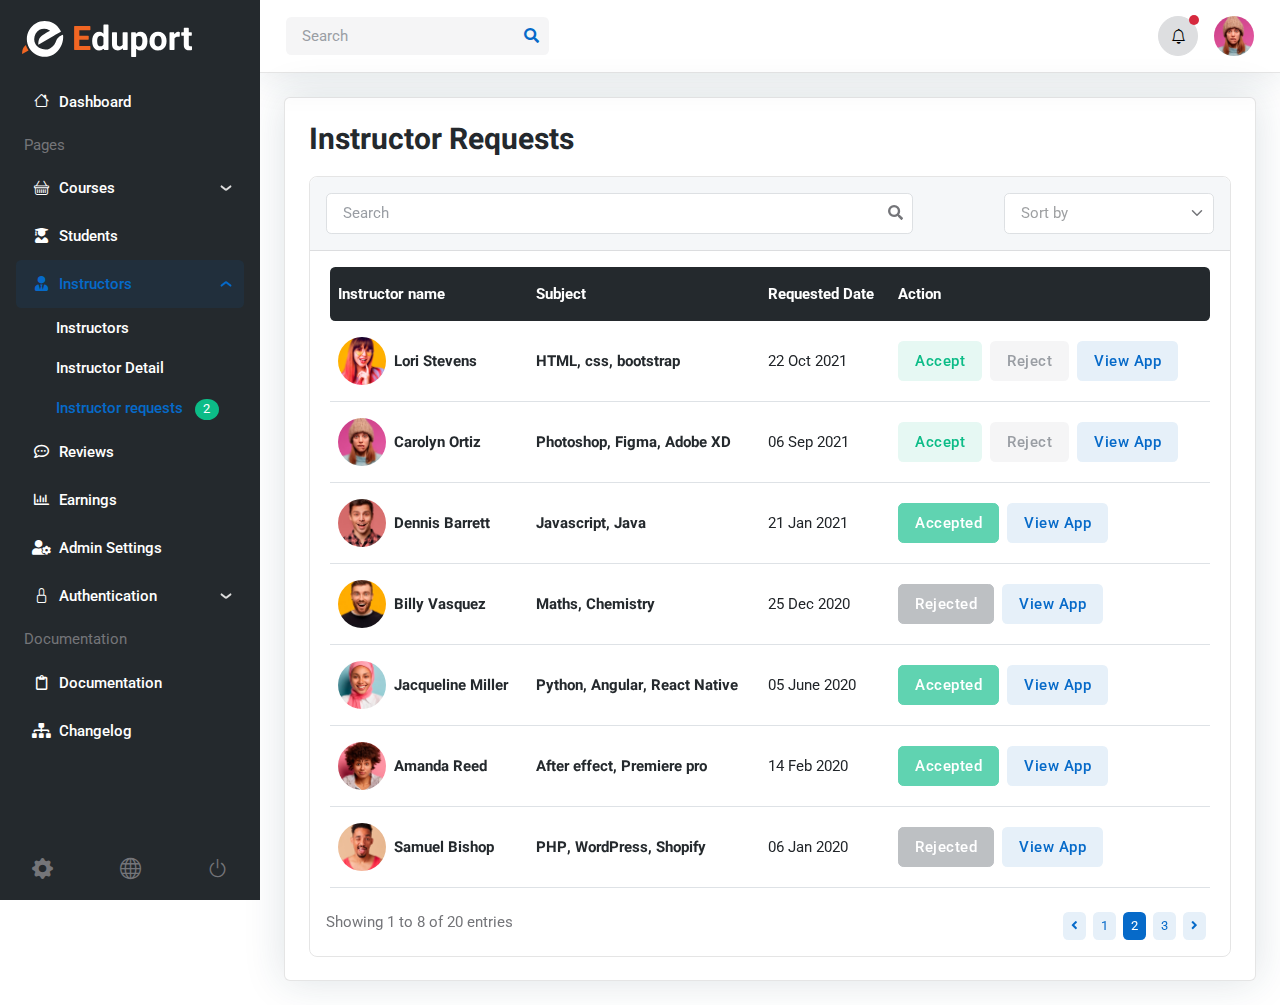
<file: Note/ElearningTemplate/admin-instructor-request.html>
<!DOCTYPE html>
<html lang="en">

<!-- Mirrored from eduport.webestica.com/admin-instructor-request.html by HTTrack Website Copier/3.x [XR&CO'2014], Wed, 16 Mar 2022 02:58:40 GMT -->
<head>
	<title>Eduport- LMS, Education and Course Theme</title>

	<!-- Meta Tags -->
	<meta charset="utf-8">
	<meta name="viewport" content="width=device-width, initial-scale=1, shrink-to-fit=no">
	<meta name="author" content="Webestica.com">
	<meta name="description" content="Eduport- LMS, Education and Course Theme">

	<!-- Favicon -->
	<link rel="shortcut icon" href="assets/images/favicon.ico">

	<!-- Google Font -->
	<link rel="preconnect" href="https://fonts.googleapis.com/">
	<link rel="preconnect" href="https://fonts.gstatic.com/" crossorigin>
	<link rel="stylesheet" href="https://fonts.googleapis.com/css2?family=Heebo:wght@400;500;700&amp;family=Roboto:wght@400;500;700&amp;display=swap">

	<!-- Plugins CSS -->
	<link rel="stylesheet" type="text/css" href="assets/vendor/font-awesome/css/all.min.css">
	<link rel="stylesheet" type="text/css" href="assets/vendor/bootstrap-icons/bootstrap-icons.css">
	<link rel="stylesheet" type="text/css" href="assets/vendor/choices/css/choices.min.css">
	<link rel="stylesheet" type="text/css" href="assets/vendor/overlay-scrollbar/css/OverlayScrollbars.min.css">

	<!-- Theme CSS -->
	<link id="style-switch" rel="stylesheet" type="text/css" href="assets/css/style.css">

</head>

<body>


<!-- **************** MAIN CONTENT START **************** -->
<main>
	
<!-- Sidebar START -->
<nav class="navbar sidebar navbar-expand-xl navbar-dark bg-dark">

	<!-- Navbar brand for xl START -->
	<div class="d-flex align-items-center">
		<a class="navbar-brand" href="index.html">
			<img class="navbar-brand-item" src="assets/images/logo-light.svg" alt="">
		</a>
	</div>
	<!-- Navbar brand for xl END -->
	
	<div class="offcanvas offcanvas-start flex-row custom-scrollbar h-100" data-bs-backdrop="true" tabindex="-1" id="offcanvasSidebar">
		<div class="offcanvas-body sidebar-content d-flex flex-column bg-dark">

			<!-- Sidebar menu START -->
			<ul class="navbar-nav flex-column" id="navbar-sidebar">
				
				<!-- Menu item 1 -->
				<li class="nav-item"><a href="admin-dashboard.html" class="nav-link"><i class="bi bi-house fa-fw me-2"></i>Dashboard</a></li>
				
				<!-- Title -->
				<li class="nav-item ms-2 my-2">Pages</li>

				<!-- menu item 2 -->
				<li class="nav-item">
					<a class="nav-link" data-bs-toggle="collapse" href="#collapsepage" role="button" aria-expanded="false" aria-controls="collapsepage">
						<i class="bi bi-basket fa-fw me-2"></i>Courses
					</a>
					<!-- Submenu -->
					<ul class="nav collapse flex-column" id="collapsepage" data-bs-parent="#navbar-sidebar">
						<li class="nav-item"> <a class="nav-link" href="admin-course-list.html">All Courses</a></li>
						<li class="nav-item"> <a class="nav-link" href="admin-course-category.html">Course Category</a></li>
						<li class="nav-item"> <a class="nav-link" href="admin-course-detail.html">Course Detail</a></li>
					</ul>
				</li>

				<!-- Menu item 3 -->
				<li class="nav-item"> <a class="nav-link" href="admin-student-list.html"><i class="fas fa-user-graduate fa-fw me-2"></i>Students</a></li>

				<!-- Menu item 4 -->
				<li class="nav-item">
					<a class="nav-link" data-bs-toggle="collapse" href="#collapseinstructors" role="button" aria-expanded="true" aria-controls="collapseinstructors">
						<i class="fas fa-user-tie fa-fw me-2"></i>Instructors
					</a>
					<!-- Submenu -->
					<ul class="nav collapse flex-column show" id="collapseinstructors" data-bs-parent="#navbar-sidebar">
						<li class="nav-item"> <a class="nav-link" href="admin-instructor-list.html">Instructors</a></li>
						<li class="nav-item"> <a class="nav-link" href="admin-instructor-detail.html">Instructor Detail</a></li>
						<li class="nav-item"> 
							<a class="nav-link active" href="admin-instructor-request.html">Instructor requests
								<span class="badge bg-success text-white rounded-circle ms-2">2</span>
							</a>
						</li>
					</ul>
				</li>
				
				<!-- Menu item 5 -->
				<li class="nav-item"> <a class="nav-link" href="admin-review.html"><i class="far fa-comment-dots fa-fw me-2"></i>Reviews</a></li>

				<!-- Menu item 6 -->
				<li class="nav-item"> <a class="nav-link" href="admin-earning.html"><i class="far fa-chart-bar fa-fw me-2"></i>Earnings</a></li>

				<!-- Menu item 7 -->
				<li class="nav-item"> <a class="nav-link" href="admin-setting.html"><i class="fas fa-user-cog fa-fw me-2"></i>Admin Settings</a></li>

				<!-- Menu item 8 -->
				<li class="nav-item">
					<a class="nav-link" data-bs-toggle="collapse" href="#collapseauthentication" role="button" aria-expanded="false" aria-controls="collapseauthentication">
						<i class="bi bi-lock fa-fw me-2"></i>Authentication
					</a>
					<!-- Submenu -->
					<ul class="nav collapse flex-column" id="collapseauthentication" data-bs-parent="#navbar-sidebar">
						<li class="nav-item"> <a class="nav-link" href="sign-up.html">Sign Up</a></li>
						<li class="nav-item"> <a class="nav-link" href="sign-in.html">Sign In</a></li>
						<li class="nav-item"> <a class="nav-link" href="forgot-password.html">Forgot Password</a></li>
						<li class="nav-item"> <a class="nav-link" href="admin-error-404.html">Error 404</a></li>
					</ul>
				</li>

				<!-- Title -->
				<li class="nav-item ms-2 my-2">Documentation</li>

				<!-- Menu item 9 -->
				<li class="nav-item"> <a class="nav-link" href="docs/index.html"><i class="far fa-clipboard fa-fw me-2"></i>Documentation</a></li>

				<!-- Menu item 10 -->
				<li class="nav-item"> <a class="nav-link" href="docs/changelog.html"><i class="fas fa-sitemap fa-fw me-2"></i>Changelog</a></li>
			</ul>
			<!-- Sidebar menu end -->

			<!-- Sidebar footer START -->
			<div class="px-3 mt-auto pt-3">
				<div class="d-flex align-items-center justify-content-between text-primary-hover">
						<a class="h5 mb-0 text-body" href="admin-setting.html" data-bs-toggle="tooltip" data-bs-placement="top" title="Settings">
							<i class="bi bi-gear-fill"></i>
						</a>
						<a class="h5 mb-0 text-body" href="index.html" data-bs-toggle="tooltip" data-bs-placement="top" title="Home">
							<i class="bi bi-globe"></i>
						</a>
						<a class="h5 mb-0 text-body" href="sign-in.html" data-bs-toggle="tooltip" data-bs-placement="top" title="Sign out">
							<i class="bi bi-power"></i>
						</a>
				</div>
			</div>
			<!-- Sidebar footer END -->
			
		</div>
	</div>
</nav>
<!-- Sidebar END -->

<!-- Page content START -->
<div class="page-content">
	
	<!-- Top bar START -->
	<nav class="top-bar navbar-light border-bottom py-0 py-xl-3">
		<div class="container-fluid p-0">
			<div class="d-flex align-items-center w-100">

				<!-- Logo START -->
				<div class="d-flex align-items-center d-xl-none">
					<a class="navbar-brand" href="index.html">
						<img class="light-mode-item navbar-brand-item h-30px" src="assets/images/logo-mobile.svg" alt="">
						<img class="dark-mode-item navbar-brand-item h-30px" src="assets/images/logo-mobile-light.svg" alt="">
					</a>
				</div>
				<!-- Logo END -->

				<!-- Toggler for sidebar START -->
				<div class="navbar-expand-xl sidebar-offcanvas-menu">
					<button class="navbar-toggler me-auto" type="button" data-bs-toggle="offcanvas" data-bs-target="#offcanvasSidebar" aria-controls="offcanvasSidebar" aria-expanded="false" aria-label="Toggle navigation" data-bs-auto-close="outside">
						<i class="bi bi-text-right fa-fw h2 lh-0 mb-0 rtl-flip" data-bs-target="#offcanvasMenu"> </i>
					</button>
				</div>
				<!-- Toggler for sidebar END -->
				
				<!-- Top bar left -->
				<div class="navbar-expand-lg ms-auto ms-xl-0">
					
					<!-- Toggler for menubar START -->
					<button class="navbar-toggler ms-auto" type="button" data-bs-toggle="collapse" data-bs-target="#navbarTopContent" aria-controls="navbarTopContent" aria-expanded="false" aria-label="Toggle navigation">
						<span class="navbar-toggler-animation">
							<span></span>
							<span></span>
							<span></span>
						</span>
					</button>
					<!-- Toggler for menubar END -->

					<!-- Topbar menu START -->
					<div class="collapse navbar-collapse w-100" id="navbarTopContent">
						<!-- Top search START -->
						<div class="nav my-3 my-xl-0 flex-nowrap align-items-center">
							<div class="nav-item w-100">
								<form class="position-relative">
									<input class="form-control pe-5 bg-secondary bg-opacity-10 border-0" type="search" placeholder="Search" aria-label="Search">
									<button class="btn bg-transparent px-2 py-0 position-absolute top-50 end-0 translate-middle-y" type="submit"><i class="fas fa-search fs-6 text-primary"></i></button>
								</form>
							</div>
						</div>
						<!-- Top search END -->
					</div>
					<!-- Topbar menu END -->
				</div>
				<!-- Top bar left END -->
				
				<!-- Top bar right START -->
				<div class="ms-xl-auto">
					<ul class="navbar-nav flex-row align-items-center">

						<!-- Notification dropdown START -->
						<li class="nav-item ms-2 ms-md-3 dropdown">
							<!-- Notification button -->
							<a class="btn btn-light btn-round mb-0" href="#" role="button" data-bs-toggle="dropdown" aria-expanded="false" data-bs-auto-close="outside">
								<i class="bi bi-bell fa-fw"></i>
							</a>
							<!-- Notification dote -->
							<span class="notif-badge animation-blink"></span>

							<!-- Notification dropdown menu START -->
							<div class="dropdown-menu dropdown-animation dropdown-menu-end dropdown-menu-size-md p-0 shadow-lg border-0">
								<div class="card bg-transparent">
									<div class="card-header bg-transparent border-bottom py-4 d-flex justify-content-between align-items-center">
										<h6 class="m-0">Notifications <span class="badge bg-danger bg-opacity-10 text-danger ms-2">2 new</span></h6>
										<a class="small" href="#">Clear all</a>
									</div>
									<div class="card-body p-0">
										<ul class="list-group list-unstyled list-group-flush">
											<!-- Notif item -->
											<li>
												<a href="#" class="list-group-item-action border-0 border-bottom d-flex p-3">
													<div class="me-3">
														<div class="avatar avatar-md">
															<img class="avatar-img rounded-circle" src="assets/images/avatar/08.jpg" alt="avatar">
														</div>
													</div>
													<div>
														<p class="text-body small m-0">Congratulate <b>Joan Wallace</b> for graduating from <b>Microverse university</b></p>
														<u class="small">Say congrats</u>
													</div>
												</a>
											</li>

											<!-- Notif item -->
											<li>
												<a href="#" class="list-group-item-action border-0 border-bottom d-flex p-3">
													<div class="me-3">
														<div class="avatar avatar-md">
															<img class="avatar-img rounded-circle" src="assets/images/avatar/02.jpg" alt="avatar">
														</div>
													</div>
													<div>
														<h6 class="mb-1">Larry Lawson Added a new course</h6>
														<p class="small text-body m-0">What's new! Find out about new features</p>
														<u class="small">View detail</u>
													</div>
												</a>
											</li>

											<!-- Notif item -->
											<li>
												<a href="#" class="list-group-item-action border-0 border-bottom d-flex p-3">
													<div class="me-3">
														<div class="avatar avatar-md">
															<img class="avatar-img rounded-circle" src="assets/images/avatar/05.jpg" alt="avatar">
														</div>
													</div>
													<div>
														<h6 class="mb-1">New request to apply for Instructor</h6>
														<u class="small">View detail</u>
													</div>
												</a>
											</li>

											<!-- Notif item -->
											<li>
												<a href="#" class="list-group-item-action border-0 border-bottom d-flex p-3">
													<div class="me-3">
														<div class="avatar avatar-md">
															<img class="avatar-img rounded-circle" src="assets/images/avatar/03.jpg" alt="avatar">
														</div>
													</div>
													<div>
														<h6 class="mb-1">Update v2.3 completed successfully</h6>
														<p class="small text-body m-0">What's new! Find out about new features</p>
														<small class="text-body">5 min ago</small>
													</div>
												</a>
											</li>
										</ul>
									</div>
									<!-- Button -->
									<div class="card-footer bg-transparent border-0 py-3 text-center position-relative">
										<a href="#" class="stretched-link">See all incoming activity</a>
									</div>
								</div>
							</div>
							<!-- Notification dropdown menu END -->
						</li>
						<!-- Notification dropdown END -->

						<!-- Profile dropdown START -->
						<li class="nav-item ms-2 ms-md-3 dropdown">
							<!-- Avatar -->
							<a class="avatar avatar-sm p-0" href="#" id="profileDropdown" role="button" data-bs-auto-close="outside" data-bs-display="static" data-bs-toggle="dropdown" aria-expanded="false">
								<img class="avatar-img rounded-circle" src="assets/images/avatar/01.jpg" alt="avatar">
							</a>

							<!-- Profile dropdown START -->
							<ul class="dropdown-menu dropdown-animation dropdown-menu-end shadow pt-3" aria-labelledby="profileDropdown">
								<!-- Profile info -->
								<li class="px-3">
									<div class="d-flex align-items-center">
										<!-- Avatar -->
										<div class="avatar me-3">
											<img class="avatar-img rounded-circle shadow" src="assets/images/avatar/01.jpg" alt="avatar">
										</div>
										<div>
											<a class="h6 mt-2 mt-sm-0" href="#">Lori Ferguson</a>
											<p class="small m-0">example@gmail.com</p>
										</div>
									</div>
									<hr>
								</li>

								<!-- Links -->
								<li><a class="dropdown-item" href="#"><i class="bi bi-person fa-fw me-2"></i>Edit Profile</a></li>
								<li><a class="dropdown-item" href="#"><i class="bi bi-gear fa-fw me-2"></i>Account Settings</a></li>
								<li><a class="dropdown-item" href="#"><i class="bi bi-info-circle fa-fw me-2"></i>Help</a></li>
								<li><a class="dropdown-item bg-danger-soft-hover" href="#"><i class="bi bi-power fa-fw me-2"></i>Sign Out</a></li>
								<li> <hr class="dropdown-divider"></li>

								<!-- Dark mode switch START -->
								<li>
									<div class="modeswitch-wrap" id="darkModeSwitch">
										<div class="modeswitch-item">
											<div class="modeswitch-icon"></div>
										</div>
										<span>Dark mode</span>
									</div>
								</li> 
								<!-- Dark mode switch END -->
							</ul>
							<!-- Profile dropdown END -->
						</li>
						<!-- Profile dropdown END -->
					</ul>
				</div>
				<!-- Top bar right END -->
			</div>
		</div>
	</nav>
	<!-- Top bar END -->

	<!-- Page main content START -->
	<div class="page-content-wrapper border">

		<!-- Title -->
		<div class="row mb-3">
			<div class="col-12">
				<h1 class="h3 mb-2 mb-sm-0">Instructor Requests</h1>
			</div>
		</div>

		<!-- Main card START -->
		<div class="card bg-transparent border">

			<!-- Card header START -->
			<div class="card-header bg-light border-bottom">
				<!-- Search and select START -->
				<div class="row g-3 align-items-center justify-content-between">

					<!-- Search bar -->
					<div class="col-md-8">
						<form class="rounded position-relative">
							<input class="form-control bg-body" type="search" placeholder="Search" aria-label="Search">
							<button class="btn bg-transparent px-2 py-0 position-absolute top-50 end-0 translate-middle-y" type="submit"><i class="fas fa-search fs-6 "></i></button>
						</form>
					</div>

					<!-- Select option -->
					<div class="col-md-3">
						<!-- Short by filter -->
						<form>
							<select class="form-select js-choice border-0 z-index-9 bg-transparent" aria-label=".form-select-sm">
								<option value="">Sort by</option>
								<option>Newest</option>
								<option>Oldest</option>
								<option>Accepted</option>
								<option>Rejected</option>
							</select>
						</form>
					</div>
				</div>
				<!-- Search and select END -->
			</div>
			<!-- Card header END -->

			<!-- Card body START -->
			<div class="card-body">
				<!-- Instructor request table START -->
				<div class="table-responsive border-0">
					<table class="table table-dark-gray align-middle p-4 mb-0 table-hover">

						<!-- Table head -->
						<thead>
							<tr>
								<th scope="col" class="border-0 rounded-start">Instructor name</th>
								<th scope="col" class="border-0">Subject</th>
								<th scope="col" class="border-0">Requested Date</th>
								<th scope="col" class="border-0 rounded-end">Action</th>
							</tr>
						</thead>

						<!-- Table body START -->
						<tbody>
							<!-- Table row -->
							<tr>
								<!-- Table data -->
								<td>
									<div class="d-flex align-items-center position-relative">
										<!-- Image -->
										<div class="avatar avatar-md">
											<img src="assets/images/avatar/09.jpg" class="rounded-circle" alt="">
										</div>
										<div class="mb-0 ms-2">
											<!-- Title -->
											<h6 class="mb-0"><a href="#" class="stretched-link">Lori Stevens</a></h6>
										</div>
									</div>
								</td>

								<!-- Table data -->
								<td class="text-center text-sm-start">
									<h6 class="mb-0">HTML, css, bootstrap</h6>
								</td>

								<!-- Table data -->
								<td>22 Oct 2021</td>

								<!-- Table data -->
								<td>
									<a href="#" class="btn btn-success-soft me-1 mb-1 mb-lg-0">Accept</a>
									<a href="#" class="btn btn-secondary-soft me-1 mb-1 mb-lg-0">Reject</a>
									<a href="#" class="btn btn-primary-soft me-1 mb-0" data-bs-toggle="modal" data-bs-target="#appDetail">View App</a>
								</td>
							</tr>

							<!-- Table row -->
							<tr>
								<!-- Table data -->
								<td>
									<div class="d-flex align-items-center position-relative">
										<!-- Image -->
										<div class="avatar avatar-md">
											<img src="assets/images/avatar/01.jpg" class="rounded-circle" alt="">
										</div>
										<div class="mb-0 ms-2">
											<!-- Title -->
											<h6 class="mb-0"><a href="#" class="stretched-link">Carolyn Ortiz</a></h6>
										</div>
									</div>
								</td>

								<!-- Table data -->
								<td class="text-center text-sm-start">
									<h6 class="mb-0">Photoshop, Figma, Adobe XD</h6>
								</td>

								<!-- Table data -->
								<td>06 Sep 2021</td>

								<!-- Table data -->
								<td>
									<a href="#" class="btn btn-success-soft me-1 mb-1 mb-lg-0">Accept</a>
									<a href="#" class="btn btn-secondary-soft me-1 mb-1 mb-lg-0">Reject</a>
									<a href="#" class="btn btn-primary-soft me-1 mb-0" data-bs-toggle="modal" data-bs-target="#appDetail">View App</a>
								</td>
							</tr>

							<!-- Table row -->
							<tr>
								<!-- Table data -->
								<td>
									<div class="d-flex align-items-center position-relative">
										<!-- Image -->
										<div class="avatar avatar-md">
											<img src="assets/images/avatar/03.jpg" class="rounded-circle" alt="">
										</div>
										<div class="mb-0 ms-2">
											<!-- Title -->
											<h6 class="mb-0"><a href="#" class="stretched-link">Dennis Barrett</a></h6>
										</div>
									</div>
								</td>

								<!-- Table data -->
								<td class="text-center text-sm-start">
									<h6 class="mb-0">Javascript, Java</h6>
								</td>

								<!-- Table data -->
								<td>21 Jan 2021</td>

								<!-- Table data -->
								<!-- Table data -->
								<td>
									<a href="#" class="btn btn-success me-1 mb-1 mb-md-0 disabled">Accepted</a>
									<a href="#" class="btn btn-primary-soft me-1 mb-0" data-bs-toggle="modal" data-bs-target="#appDetail">View App</a>
								</td>
							</tr>

							<!-- Table row -->
							<tr>
								<!-- Table data -->
								<td>
									<div class="d-flex align-items-center position-relative">
										<!-- Image -->
										<div class="avatar avatar-md">
											<img src="assets/images/avatar/04.jpg" class="rounded-circle" alt="">
										</div>
										<div class="mb-0 ms-2">
											<!-- Title -->
											<h6 class="mb-0"><a href="#" class="stretched-link">Billy Vasquez</a></h6>
										</div>
									</div>
								</td>

								<!-- Table data -->
								<td class="text-center text-sm-start">
									<h6 class="mb-0">Maths, Chemistry</h6>
								</td>

								<!-- Table data -->
								<td>25 Dec 2020</td>

								<!-- Table data -->
								<td>
									<a href="#" class="btn btn-secondary me-1 mb-1 mb-md-0 disabled">Rejected</a>
									<a href="#" class="btn btn-primary-soft me-1 mb-0" data-bs-toggle="modal" data-bs-target="#appDetail">View App</a>
								</td>
							</tr>

							<!-- Table row -->
							<tr>
								<!-- Table data -->
								<td>
									<div class="d-flex align-items-center position-relative">
										<!-- Image -->
										<div class="avatar avatar-md">
											<img src="assets/images/avatar/05.jpg" class="rounded-circle" alt="">
										</div>
										<div class="mb-0 ms-2">
											<!-- Title -->
											<h6 class="mb-0"><a href="#" class="stretched-link">Jacqueline Miller</a></h6>
										</div>
									</div>
								</td>

								<!-- Table data -->
								<td class="text-center text-sm-start">
									<h6 class="mb-0">Python, Angular, React Native</h6>
								</td>

								<!-- Table data -->
								<td>05 June 2020</td>

								<!-- Table data -->
								<td>
									<a href="#" class="btn btn-success me-1 mb-1 mb-md-0 disabled">Accepted</a>
									<a href="#" class="btn btn-primary-soft me-1 mb-0" data-bs-toggle="modal" data-bs-target="#appDetail">View App</a>
								</td>
							</tr>

							<!-- Table row -->
							<tr>
								<!-- Table data -->
								<td>
									<div class="d-flex align-items-center position-relative">
										<!-- Image -->
										<div class="avatar avatar-md">
											<img src="assets/images/avatar/06.jpg" class="rounded-circle" alt="">
										</div>
										<div class="mb-0 ms-2">
											<!-- Title -->
											<h6 class="mb-0"><a href="#" class="stretched-link">Amanda Reed</a></h6>
										</div>
									</div>
								</td>

								<!-- Table data -->
								<td class="text-center text-sm-start">
									<h6 class="mb-0">After effect, Premiere pro</h6>
								</td>

								<!-- Table data -->
								<td>14 Feb 2020</td>

								<!-- Table data -->
								<td>
									<a href="#" class="btn btn-success me-1 mb-1 mb-md-0 disabled">Accepted</a>
									<a href="#" class="btn btn-primary-soft me-1 mb-0" data-bs-toggle="modal" data-bs-target="#appDetail">View App</a>
								</td>
							</tr>

							<!-- Table row -->
							<tr>
								<!-- Table data -->
								<td>
									<div class="d-flex align-items-center position-relative">
										<!-- Image -->
										<div class="avatar avatar-md">
											<img src="assets/images/avatar/07.jpg" class="rounded-circle" alt="">
										</div>
										<div class="mb-0 ms-2">
											<!-- Title -->
											<h6 class="mb-0"><a href="#" class="stretched-link">Samuel Bishop</a></h6>
										</div>
									</div>
								</td>

								<!-- Table data -->
								<td class="text-center text-sm-start">
									<h6 class="mb-0">PHP, WordPress, Shopify</h6>
								</td>

								<!-- Table data -->
								<td>06 Jan 2020</td>

								<!-- Table data -->
								<td>
									<a href="#" class="btn btn-secondary me-1 mb-1 mb-md-0 disabled">Rejected</a>
									<a href="#" class="btn btn-primary-soft me-1 mb-0" data-bs-toggle="modal" data-bs-target="#appDetail">View App</a>
								</td>
							</tr>

						</tbody>
						<!-- Table body END -->
					</table>
				</div>
				<!-- Instructor request table END -->
			</div>
			<!-- Card body END -->

			<!-- Card footer START -->
			<div class="card-footer bg-transparent pt-0">
				<!-- Pagination START -->
				<div class="d-sm-flex justify-content-sm-between align-items-sm-center">
					<!-- Content -->
					<p class="mb-0 text-center text-sm-start">Showing 1 to 8 of 20 entries</p>
					<!-- Pagination -->
					<nav class="d-flex justify-content-center mb-0" aria-label="navigation">
						<ul class="pagination pagination-sm pagination-primary-soft mb-0 pb-0">
							<li class="page-item mb-0"><a class="page-link" href="#" tabindex="-1"><i class="fas fa-angle-left"></i></a></li>
							<li class="page-item mb-0"><a class="page-link" href="#">1</a></li>
							<li class="page-item mb-0 active"><a class="page-link" href="#">2</a></li>
							<li class="page-item mb-0"><a class="page-link" href="#">3</a></li>
							<li class="page-item mb-0"><a class="page-link" href="#"><i class="fas fa-angle-right"></i></a></li>
						</ul>
					</nav>
				</div>
				<!-- Pagination END -->
			</div>
			<!-- Card footer END -->
		</div>
		<!-- Main card END -->
	</div>
	<!-- Page main content END -->

</div>
<!-- Page content END -->

</main>
<!-- **************** MAIN CONTENT END **************** -->

<!-- Modal START -->
<div class="modal fade" id="appDetail" tabindex="-1" aria-labelledby="appDetaillabel" aria-hidden="true">
	<div class="modal-dialog modal-dialog-centered modal-lg">
		<div class="modal-content">
			
			<!-- Modal header -->
			<div class="modal-header bg-dark">
				<h5 class="modal-title text-white" id="appDetaillabel">Applicant details</h5>
				<button type="button" class="btn btn-sm btn-light mb-0" data-bs-dismiss="modal" aria-label="Close"><i class="bi bi-x-lg"></i></button>
			</div>

			<!-- Modal body -->
			<div class="modal-body p-5">
				<!-- Name -->
				<span class="small">Applicant Name:</span>
				<h6 class="mb-3">Jacqueline Miller</h6>

				<!-- Email -->
				<span class="small">Applicant Email id:</span>
				<h6 class="mb-3">example@gmail.com</h6>

				<!-- Phone number -->
				<span class="small">Applicant Phone number:</span>
				<h6 class="mb-3">+123 456 789 10</h6>

				<!-- Summary -->
				<span class="small">Summary:</span>
				<p class="text-dark mb-2">We focus a great deal on the understanding of behavioral psychology and influence triggers which are crucial for becoming a well rounded Digital Marketer. We understand that theory is important to build a solid foundation, we understand that theory alone isn’t going to get the job done so that’s why this course is packed with practical hands-on examples that you can follow step by step.</p>
				<p class="text-dark mb-0">As it so contrasted oh estimating instrument. Size like body someone had. Are conduct viewing boy minutes warrant the expense? Tolerably behavior may admit daughters offending her ask own. Praise effect wishes change way and any wanted. Lively use looked latter regard had. Do he it part more last in.</p>
			</div>

			<!-- Modal footer -->
			<div class="modal-footer">
				<button type="button" class="btn btn-danger-soft my-0" data-bs-dismiss="modal">Close</button>
			</div>
		</div>
	</div>
</div>   
<!-- Modal END -->

<!-- Back to top -->
<div class="back-top"><i class="bi bi-arrow-up-short position-absolute top-50 start-50 translate-middle"></i></div>

<!-- Bootstrap JS -->
<script src="assets/vendor/bootstrap/dist/js/bootstrap.bundle.min.js"></script>

<!-- Vendors -->
<script src="assets/vendor/choices/js/choices.min.js"></script>
<script src="assets/vendor/overlay-scrollbar/js/OverlayScrollbars.min.js"></script>

<!-- Template Functions -->
<script src="assets/js/functions.js"></script>

</body>

<!-- Mirrored from eduport.webestica.com/admin-instructor-request.html by HTTrack Website Copier/3.x [XR&CO'2014], Wed, 16 Mar 2022 02:58:40 GMT -->
</html>
</file>
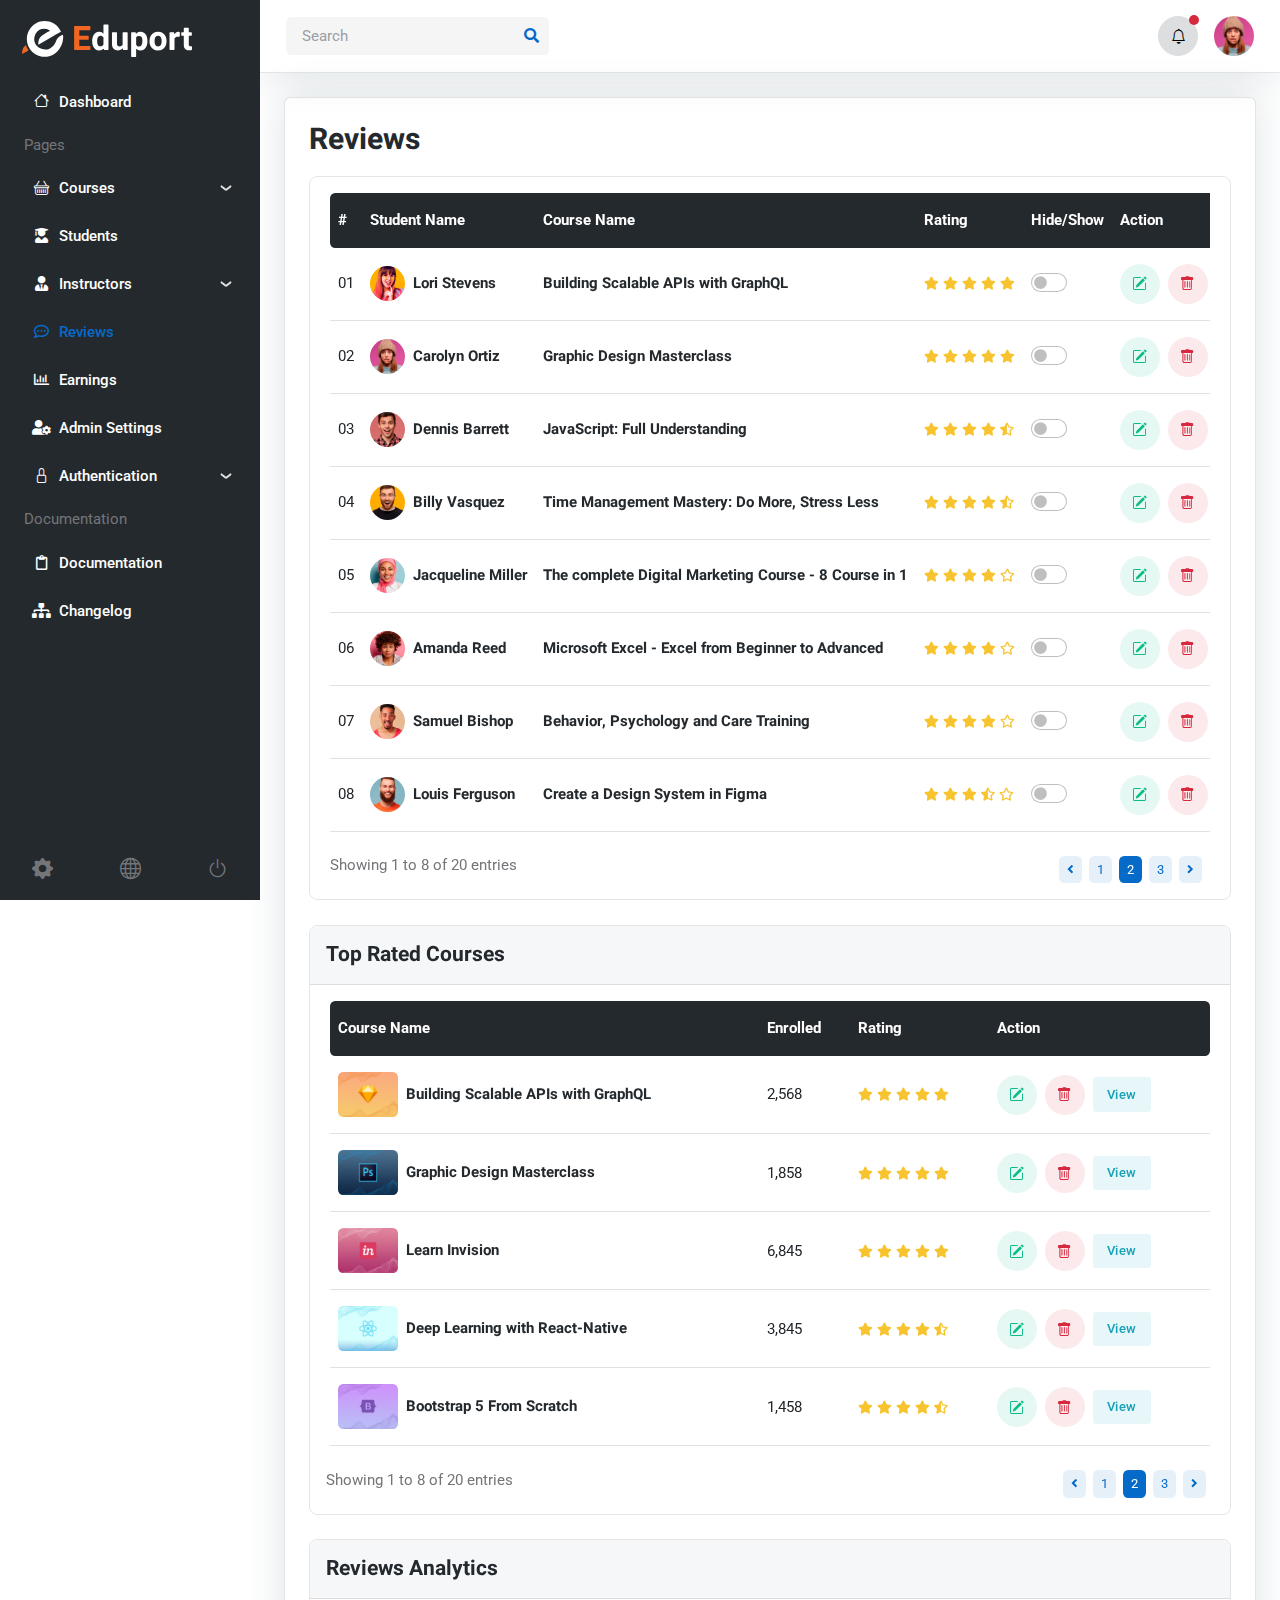
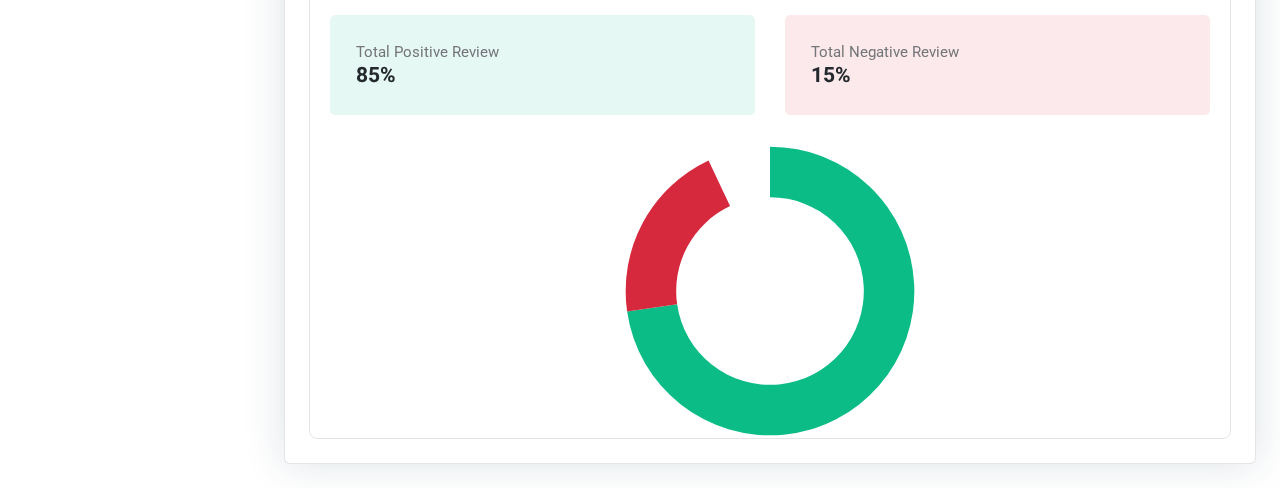
<file: Note/ElearningTemplate/admin-review.html>
<!DOCTYPE html>
<html lang="en">

<!-- Mirrored from eduport.webestica.com/admin-review.html by HTTrack Website Copier/3.x [XR&CO'2014], Wed, 16 Mar 2022 02:58:40 GMT -->
<head>
	<title>Eduport- LMS, Education and Course Theme</title>

	<!-- Meta Tags -->
	<meta charset="utf-8">
	<meta name="viewport" content="width=device-width, initial-scale=1, shrink-to-fit=no">
	<meta name="author" content="Webestica.com">
	<meta name="description" content="Eduport- LMS, Education and Course Theme">

	<!-- Favicon -->
	<link rel="shortcut icon" href="assets/images/favicon.ico">

	<!-- Google Font -->
	<link rel="preconnect" href="https://fonts.googleapis.com/">
	<link rel="preconnect" href="https://fonts.gstatic.com/" crossorigin>
	<link rel="stylesheet" href="https://fonts.googleapis.com/css2?family=Heebo:wght@400;500;700&amp;family=Roboto:wght@400;500;700&amp;display=swap">

	<!-- Plugins CSS -->
	<link rel="stylesheet" type="text/css" href="assets/vendor/font-awesome/css/all.min.css">
	<link rel="stylesheet" type="text/css" href="assets/vendor/bootstrap-icons/bootstrap-icons.css">
	<link rel="stylesheet" type="text/css" href="assets/vendor/apexcharts/css/apexcharts.css">
	<link rel="stylesheet" type="text/css" href="assets/vendor/overlay-scrollbar/css/OverlayScrollbars.min.css">

	<!-- Theme CSS -->
	<link id="style-switch" rel="stylesheet" type="text/css" href="assets/css/style.css">

</head>

<body>


<!-- **************** MAIN CONTENT START **************** -->
<main>
	
<!-- Sidebar START -->
<nav class="navbar sidebar navbar-expand-xl navbar-dark bg-dark">

	<!-- Navbar brand for xl START -->
	<div class="d-flex align-items-center">
		<a class="navbar-brand" href="index.html">
			<img class="navbar-brand-item" src="assets/images/logo-light.svg" alt="">
		</a>
	</div>
	<!-- Navbar brand for xl END -->
	
	<div class="offcanvas offcanvas-start flex-row custom-scrollbar h-100" data-bs-backdrop="true" tabindex="-1" id="offcanvasSidebar">
		<div class="offcanvas-body sidebar-content d-flex flex-column bg-dark">

			<!-- Sidebar menu START -->
			<ul class="navbar-nav flex-column" id="navbar-sidebar">
				
				<!-- Menu item 1 -->
				<li class="nav-item"><a href="admin-dashboard.html" class="nav-link"><i class="bi bi-house fa-fw me-2"></i>Dashboard</a></li>
				
				<!-- Title -->
				<li class="nav-item ms-2 my-2">Pages</li>

				<!-- menu item 2 -->
				<li class="nav-item">
					<a class="nav-link" data-bs-toggle="collapse" href="#collapsepage" role="button" aria-expanded="false" aria-controls="collapsepage">
						<i class="bi bi-basket fa-fw me-2"></i>Courses
					</a>
					<!-- Submenu -->
					<ul class="nav collapse flex-column" id="collapsepage" data-bs-parent="#navbar-sidebar">
						<li class="nav-item"> <a class="nav-link" href="admin-course-list.html">All Courses</a></li>
						<li class="nav-item"> <a class="nav-link" href="admin-course-category.html">Course Category</a></li>
						<li class="nav-item"> <a class="nav-link" href="admin-course-detail.html">Course Detail</a></li>
					</ul>
				</li>

				<!-- Menu item 3 -->
				<li class="nav-item"> <a class="nav-link" href="admin-student-list.html"><i class="fas fa-user-graduate fa-fw me-2"></i>Students</a></li>

				<!-- Menu item 4 -->
				<li class="nav-item">
					<a class="nav-link" data-bs-toggle="collapse" href="#collapseinstructors" role="button" aria-expanded="false" aria-controls="collapseinstructors">
						<i class="fas fa-user-tie fa-fw me-2"></i>Instructors
					</a>
					<!-- Submenu -->
					<ul class="nav collapse flex-column" id="collapseinstructors" data-bs-parent="#navbar-sidebar">
						<li class="nav-item"> <a class="nav-link" href="admin-instructor-list.html">Instructors</a></li>
						<li class="nav-item"> <a class="nav-link" href="admin-instructor-detail.html">Instructor Detail</a></li>
						<li class="nav-item"> 
							<a class="nav-link" href="admin-instructor-request.html">Instructor requests
								<span class="badge bg-success text-white rounded-circle ms-2">2</span>
							</a>
						</li>
					</ul>
				</li>
				
				<!-- Menu item 5 -->
				<li class="nav-item"> <a class="nav-link active" href="admin-review.html"><i class="far fa-comment-dots fa-fw me-2"></i>Reviews</a></li>

				<!-- Menu item 6 -->
				<li class="nav-item"> <a class="nav-link" href="admin-earning.html"><i class="far fa-chart-bar fa-fw me-2"></i>Earnings</a></li>

				<!-- Menu item 7 -->
				<li class="nav-item"> <a class="nav-link" href="admin-setting.html"><i class="fas fa-user-cog fa-fw me-2"></i>Admin Settings</a></li>

				<!-- Menu item 8 -->
				<li class="nav-item">
					<a class="nav-link" data-bs-toggle="collapse" href="#collapseauthentication" role="button" aria-expanded="false" aria-controls="collapseauthentication">
						<i class="bi bi-lock fa-fw me-2"></i>Authentication
					</a>
					<!-- Submenu -->
					<ul class="nav collapse flex-column" id="collapseauthentication" data-bs-parent="#navbar-sidebar">
						<li class="nav-item"> <a class="nav-link" href="sign-up.html">Sign Up</a></li>
						<li class="nav-item"> <a class="nav-link" href="sign-in.html">Sign In</a></li>
						<li class="nav-item"> <a class="nav-link" href="forgot-password.html">Forgot Password</a></li>
						<li class="nav-item"> <a class="nav-link" href="admin-error-404.html">Error 404</a></li>
					</ul>
				</li>

				<!-- Title -->
				<li class="nav-item ms-2 my-2">Documentation</li>

				<!-- Menu item 9 -->
				<li class="nav-item"> <a class="nav-link" href="docs/index.html"><i class="far fa-clipboard fa-fw me-2"></i>Documentation</a></li>

				<!-- Menu item 10 -->
				<li class="nav-item"> <a class="nav-link" href="docs/changelog.html"><i class="fas fa-sitemap fa-fw me-2"></i>Changelog</a></li>
			</ul>
			<!-- Sidebar menu end -->

			<!-- Sidebar footer START -->
			<div class="px-3 mt-auto pt-3">
				<div class="d-flex align-items-center justify-content-between text-primary-hover">
						<a class="h5 mb-0 text-body" href="admin-setting.html" data-bs-toggle="tooltip" data-bs-placement="top" title="Settings">
							<i class="bi bi-gear-fill"></i>
						</a>
						<a class="h5 mb-0 text-body" href="index.html" data-bs-toggle="tooltip" data-bs-placement="top" title="Home">
							<i class="bi bi-globe"></i>
						</a>
						<a class="h5 mb-0 text-body" href="sign-in.html" data-bs-toggle="tooltip" data-bs-placement="top" title="Sign out">
							<i class="bi bi-power"></i>
						</a>
				</div>
			</div>
			<!-- Sidebar footer END -->
			
		</div>
	</div>
</nav>
<!-- Sidebar END -->

<!-- Page content START -->
<div class="page-content">
	<!-- Top bar START -->
	<nav class="top-bar navbar-light border-bottom py-0 py-xl-3">
		<div class="container-fluid p-0">
			<div class="d-flex align-items-center w-100">

				<!-- Logo START -->
				<div class="d-flex align-items-center d-xl-none">
					<a class="navbar-brand" href="index.html">
						<img class="light-mode-item navbar-brand-item h-30px" src="assets/images/logo-mobile.svg" alt="">
						<img class="dark-mode-item navbar-brand-item h-30px" src="assets/images/logo-mobile-light.svg" alt="">
					</a>
				</div>
				<!-- Logo END -->

				<!-- Toggler for sidebar START -->
				<div class="navbar-expand-xl sidebar-offcanvas-menu">
					<button class="navbar-toggler me-auto" type="button" data-bs-toggle="offcanvas" data-bs-target="#offcanvasSidebar" aria-controls="offcanvasSidebar" aria-expanded="false" aria-label="Toggle navigation" data-bs-auto-close="outside">
						<i class="bi bi-text-right fa-fw h2 lh-0 mb-0 rtl-flip" data-bs-target="#offcanvasMenu"> </i>
					</button>
				</div>
				<!-- Toggler for sidebar END -->
				
				<!-- Top bar left -->
				<div class="navbar-expand-lg ms-auto ms-xl-0">
					
					<!-- Toggler for menubar START -->
					<button class="navbar-toggler ms-auto" type="button" data-bs-toggle="collapse" data-bs-target="#navbarTopContent" aria-controls="navbarTopContent" aria-expanded="false" aria-label="Toggle navigation">
						<span class="navbar-toggler-animation">
							<span></span>
							<span></span>
							<span></span>
						</span>
					</button>
					<!-- Toggler for menubar END -->

					<!-- Topbar menu START -->
					<div class="collapse navbar-collapse w-100" id="navbarTopContent">
						<!-- Top search START -->
						<div class="nav my-3 my-xl-0 flex-nowrap align-items-center">
							<div class="nav-item w-100">
								<form class="position-relative">
									<input class="form-control pe-5 bg-secondary bg-opacity-10 border-0" type="search" placeholder="Search" aria-label="Search">
									<button class="btn bg-transparent px-2 py-0 position-absolute top-50 end-0 translate-middle-y" type="submit"><i class="fas fa-search fs-6 text-primary"></i></button>
								</form>
							</div>
						</div>
						<!-- Top search END -->
					</div>
					<!-- Topbar menu END -->
				</div>
				<!-- Top bar left END -->
				
				<!-- Top bar right START -->
				<div class="ms-xl-auto">
					<ul class="navbar-nav flex-row align-items-center">

						<!-- Notification dropdown START -->
						<li class="nav-item ms-2 ms-md-3 dropdown">
							<!-- Notification button -->
							<a class="btn btn-light btn-round mb-0" href="#" role="button" data-bs-toggle="dropdown" aria-expanded="false" data-bs-auto-close="outside">
								<i class="bi bi-bell fa-fw"></i>
							</a>
							<!-- Notification dote -->
							<span class="notif-badge animation-blink"></span>

							<!-- Notification dropdown menu START -->
							<div class="dropdown-menu dropdown-animation dropdown-menu-end dropdown-menu-size-md p-0 shadow-lg border-0">
								<div class="card bg-transparent">
									<div class="card-header bg-transparent border-bottom py-4 d-flex justify-content-between align-items-center">
										<h6 class="m-0">Notifications <span class="badge bg-danger bg-opacity-10 text-danger ms-2">2 new</span></h6>
										<a class="small" href="#">Clear all</a>
									</div>
									<div class="card-body p-0">
										<ul class="list-group list-unstyled list-group-flush">
											<!-- Notif item -->
											<li>
												<a href="#" class="list-group-item-action border-0 border-bottom d-flex p-3">
													<div class="me-3">
														<div class="avatar avatar-md">
															<img class="avatar-img rounded-circle" src="assets/images/avatar/08.jpg" alt="avatar">
														</div>
													</div>
													<div>
														<p class="text-body small m-0">Congratulate <b>Joan Wallace</b> for graduating from <b>Microverse university</b></p>
														<u class="small">Say congrats</u>
													</div>
												</a>
											</li>

											<!-- Notif item -->
											<li>
												<a href="#" class="list-group-item-action border-0 border-bottom d-flex p-3">
													<div class="me-3">
														<div class="avatar avatar-md">
															<img class="avatar-img rounded-circle" src="assets/images/avatar/02.jpg" alt="avatar">
														</div>
													</div>
													<div>
														<h6 class="mb-1">Larry Lawson Added a new course</h6>
														<p class="small text-body m-0">What's new! Find out about new features</p>
														<u class="small">View detail</u>
													</div>
												</a>
											</li>

											<!-- Notif item -->
											<li>
												<a href="#" class="list-group-item-action border-0 border-bottom d-flex p-3">
													<div class="me-3">
														<div class="avatar avatar-md">
															<img class="avatar-img rounded-circle" src="assets/images/avatar/05.jpg" alt="avatar">
														</div>
													</div>
													<div>
														<h6 class="mb-1">New request to apply for Instructor</h6>
														<u class="small">View detail</u>
													</div>
												</a>
											</li>

											<!-- Notif item -->
											<li>
												<a href="#" class="list-group-item-action border-0 border-bottom d-flex p-3">
													<div class="me-3">
														<div class="avatar avatar-md">
															<img class="avatar-img rounded-circle" src="assets/images/avatar/03.jpg" alt="avatar">
														</div>
													</div>
													<div>
														<h6 class="mb-1">Update v2.3 completed successfully</h6>
														<p class="small text-body m-0">What's new! Find out about new features</p>
														<small class="text-body">5 min ago</small>
													</div>
												</a>
											</li>
										</ul>
									</div>
									<!-- Button -->
									<div class="card-footer bg-transparent border-0 py-3 text-center position-relative">
										<a href="#" class="stretched-link">See all incoming activity</a>
									</div>
								</div>
							</div>
							<!-- Notification dropdown menu END -->
						</li>
						<!-- Notification dropdown END -->

						<!-- Profile dropdown START -->
						<li class="nav-item ms-2 ms-md-3 dropdown">
							<!-- Avatar -->
							<a class="avatar avatar-sm p-0" href="#" id="profileDropdown" role="button" data-bs-auto-close="outside" data-bs-display="static" data-bs-toggle="dropdown" aria-expanded="false">
								<img class="avatar-img rounded-circle" src="assets/images/avatar/01.jpg" alt="avatar">
							</a>

							<!-- Profile dropdown START -->
							<ul class="dropdown-menu dropdown-animation dropdown-menu-end shadow pt-3" aria-labelledby="profileDropdown">
								<!-- Profile info -->
								<li class="px-3">
									<div class="d-flex align-items-center">
										<!-- Avatar -->
										<div class="avatar me-3">
											<img class="avatar-img rounded-circle shadow" src="assets/images/avatar/01.jpg" alt="avatar">
										</div>
										<div>
											<a class="h6 mt-2 mt-sm-0" href="#">Lori Ferguson</a>
											<p class="small m-0">example@gmail.com</p>
										</div>
									</div>
									<hr>
								</li>

								<!-- Links -->
								<li><a class="dropdown-item" href="#"><i class="bi bi-person fa-fw me-2"></i>Edit Profile</a></li>
								<li><a class="dropdown-item" href="#"><i class="bi bi-gear fa-fw me-2"></i>Account Settings</a></li>
								<li><a class="dropdown-item" href="#"><i class="bi bi-info-circle fa-fw me-2"></i>Help</a></li>
								<li><a class="dropdown-item bg-danger-soft-hover" href="#"><i class="bi bi-power fa-fw me-2"></i>Sign Out</a></li>
								<li> <hr class="dropdown-divider"></li>

								<!-- Dark mode switch START -->
								<li>
									<div class="modeswitch-wrap" id="darkModeSwitch">
										<div class="modeswitch-item">
											<div class="modeswitch-icon"></div>
										</div>
										<span>Dark mode</span>
									</div>
								</li> 
								<!-- Dark mode switch END -->
							</ul>
							<!-- Profile dropdown END -->
						</li>
						<!-- Profile dropdown END -->
					</ul>
				</div>
				<!-- Top bar right END -->
			</div>
		</div>
	</nav>
	<!-- Top bar END -->

	<!-- Page main content START -->
	<div class="page-content-wrapper border">

		<!-- Title -->
		<div class="row mb-3">
			<div class="col-12">
				<h1 class="h3 mb-0">Reviews</h1>
			</div>
		</div>
		
		<!-- All review table START -->
		<div class="card card-body bg-transparent pb-0 border mb-4">

			<!-- Table START -->
			<div class="table-responsive-xxl border-0">
				<table class="table table-dark-gray align-middle p-4 mb-0 table-hover">
					<!-- Table head -->
					<thead>
						<tr>
							<th scope="col" class="border-0 rounded-start">#</th>
							<th scope="col" class="border-0">Student Name</th>
							<th scope="col" class="border-0">Course Name</th>
							<th scope="col" class="border-0">Rating</th>
							<th scope="col" class="border-0">Hide/Show</th>
							<th scope="col" class="border-0 rounded-end">Action</th>
						</tr>
					</thead>

					<!-- Table body START -->
					<tbody>

						<!-- Table row -->
						<tr>
							<!-- Table data -->
							<td>01</td>

							<!-- Table data -->
							<td>
								<div class="d-flex align-items-center position-relative">
									<!-- Image -->
									<div class="avatar avatar-xs mb-2 mb-md-0">
										<img src="assets/images/avatar/09.jpg" class="rounded-circle" alt="">
									</div>
									<div class="mb-0 ms-2">
										<!-- Title -->
										<h6 class="mb-0"><a href="#" class="stretched-link">Lori Stevens</a></h6>
									</div>
								</div>
							</td>

							<!-- Table data -->
							<td class="text-center text-sm-start">
								<h6 class="mb-0"><a href="#">Building Scalable APIs with GraphQL</a></h6>
							</td>

							<!-- Table data -->
							<td>
								<ul class="list-inline mb-0">
									<li class="list-inline-item me-0 small"><i class="fas fa-star text-warning"></i></li>
									<li class="list-inline-item me-0 small"><i class="fas fa-star text-warning"></i></li>
									<li class="list-inline-item me-0 small"><i class="fas fa-star text-warning"></i></li>
									<li class="list-inline-item me-0 small"><i class="fas fa-star text-warning"></i></li>
									<li class="list-inline-item me-0 small"><i class="fas fa-star text-warning"></i></li>
								</ul>
							</td>

							<!-- Table data -->
							<td>
								<div class="form-check form-switch form-check-md">
									<input class="form-check-input" type="checkbox" id="checkPrivacy1">
								</div>
							</td>

							<!-- Table data -->
							<td>
								<a href="#" class="btn btn-success-soft btn-round me-1 mb-1 mb-md-0" data-bs-toggle="tooltip" data-bs-placement="top" title="" data-bs-original-title="Edit">
									<i class="bi bi-pencil-square"></i>
								</a>
								<button class="btn btn-danger-soft btn-round me-1 mb-1 mb-md-0" data-bs-toggle="tooltip" data-bs-placement="top" title="" data-bs-original-title="Delete">
									<i class="bi bi-trash"></i>
								</button>
								<a href="#" class="btn btn-sm btn-info-soft mb-0" data-bs-toggle="modal" data-bs-target="#viewReview">View</a>
							</td>
						</tr>

						<!-- Table row -->
						<tr>
							<!-- Table data -->
							<td>02</td>

							<!-- Table data -->
							<td>
								<div class="d-flex align-items-center position-relative">
									<!-- Image -->
									<div class="avatar avatar-xs mb-2 mb-md-0">
										<img src="assets/images/avatar/01.jpg" class="rounded-circle" alt="">
									</div>
									<div class="mb-0 ms-2">
										<!-- Title -->
										<h6 class="mb-0"><a href="#" class="stretched-link">Carolyn Ortiz</a></h6>
									</div>
								</div>
							</td>

							<!-- Table data -->
							<td class="text-center text-sm-start">
								<h6 class="mb-0"><a href="#">Graphic Design Masterclass</a></h6>
							</td>

							<!-- Table data -->
							<td>
								<ul class="list-inline mb-0">
									<li class="list-inline-item me-0 small"><i class="fas fa-star text-warning"></i></li>
									<li class="list-inline-item me-0 small"><i class="fas fa-star text-warning"></i></li>
									<li class="list-inline-item me-0 small"><i class="fas fa-star text-warning"></i></li>
									<li class="list-inline-item me-0 small"><i class="fas fa-star text-warning"></i></li>
									<li class="list-inline-item me-0 small"><i class="fas fa-star text-warning"></i></li>
								</ul>
							</td>

							<!-- Table data -->
							<td>
								<div class="form-check form-switch form-check-md">
									<input class="form-check-input" type="checkbox" id="checkPrivacy2">
								</div>
							</td>

							<!-- Table data -->
							<td>
								<a href="#" class="btn btn-success-soft btn-round me-1 mb-1 mb-md-0" data-bs-toggle="tooltip" data-bs-placement="top" title="" data-bs-original-title="Edit">
									<i class="bi bi-pencil-square"></i>
								</a>
								<button class="btn btn-danger-soft btn-round me-1 mb-1 mb-md-0" data-bs-toggle="tooltip" data-bs-placement="top" title="" data-bs-original-title="Delete">
									<i class="bi bi-trash"></i>
								</button>
								<a href="#" class="btn btn-sm btn-info-soft mb-0" data-bs-toggle="modal" data-bs-target="#viewReview">View</a>
							</td>
						</tr>

						<!-- Table row -->
						<tr>
							<!-- Table data -->
							<td>03</td>

							<!-- Table data -->
							<td>
								<div class="d-flex align-items-center position-relative">
									<!-- Image -->
									<div class="avatar avatar-xs mb-2 mb-md-0">
										<img src="assets/images/avatar/03.jpg" class="rounded-circle" alt="">
									</div>
									<div class="mb-0 ms-2">
										<!-- Title -->
										<h6 class="mb-0"><a href="#" class="stretched-link">Dennis Barrett</a></h6>
									</div>
								</div>
							</td>

							<!-- Table data -->
							<td class="text-center text-sm-start">
								<h6 class="mb-0"><a href="#">JavaScript: Full Understanding</a></h6>
							</td>

							<!-- Table data -->
							<td>
								<ul class="list-inline mb-0">
									<li class="list-inline-item me-0 small"><i class="fas fa-star text-warning"></i></li>
									<li class="list-inline-item me-0 small"><i class="fas fa-star text-warning"></i></li>
									<li class="list-inline-item me-0 small"><i class="fas fa-star text-warning"></i></li>
									<li class="list-inline-item me-0 small"><i class="fas fa-star text-warning"></i></li>
									<li class="list-inline-item me-0 small"><i class="fas fa-star-half-alt text-warning"></i></li>
								</ul>
							</td>

							<!-- Table data -->
							<td>
								<div class="form-check form-switch form-check-md">
									<input class="form-check-input" type="checkbox" id="checkPrivacy3">
								</div>
							</td>

							<!-- Table data -->
							<td>
								<a href="#" class="btn btn-success-soft btn-round me-1 mb-1 mb-md-0" data-bs-toggle="tooltip" data-bs-placement="top" title="" data-bs-original-title="Edit">
									<i class="bi bi-pencil-square"></i>
								</a>
								<button class="btn btn-danger-soft btn-round me-1 mb-1 mb-md-0" data-bs-toggle="tooltip" data-bs-placement="top" title="" data-bs-original-title="Delete">
									<i class="bi bi-trash"></i>
								</button>
								<a href="#" class="btn btn-sm btn-info-soft mb-0" data-bs-toggle="modal" data-bs-target="#viewReview">View</a>
							</td>
						</tr>

						<!-- Table row -->
						<tr>
							<!-- Table data -->
							<td>04</td>

							<!-- Table data -->
							<td>
								<div class="d-flex align-items-center position-relative">
									<!-- Image -->
									<div class="avatar avatar-xs mb-2 mb-md-0">
										<img src="assets/images/avatar/04.jpg" class="rounded-circle" alt="">
									</div>
									<div class="mb-0 ms-2">
										<!-- Title -->
										<h6 class="mb-0"><a href="#" class="stretched-link">Billy Vasquez</a></h6>
									</div>
								</div>
							</td>

							<!-- Table data -->
							<td class="text-center text-sm-start">
								<h6 class="mb-0"><a href="#">Time Management Mastery: Do More, Stress Less</a></h6>
							</td>

							<!-- Table data -->
							<td>
								<ul class="list-inline mb-0">
									<li class="list-inline-item me-0 small"><i class="fas fa-star text-warning"></i></li>
									<li class="list-inline-item me-0 small"><i class="fas fa-star text-warning"></i></li>
									<li class="list-inline-item me-0 small"><i class="fas fa-star text-warning"></i></li>
									<li class="list-inline-item me-0 small"><i class="fas fa-star text-warning"></i></li>
									<li class="list-inline-item me-0 small"><i class="fas fa-star-half-alt text-warning"></i></li>
								</ul>
							</td>

							<!-- Table data -->
							<td>
								<div class="form-check form-switch form-check-md">
									<input class="form-check-input" type="checkbox" id="checkPrivacy4">
								</div>
							</td>

							<!-- Table data -->
							<td>
								<a href="#" class="btn btn-success-soft btn-round me-1 mb-1 mb-md-0" data-bs-toggle="tooltip" data-bs-placement="top" title="" data-bs-original-title="Edit">
									<i class="bi bi-pencil-square"></i>
								</a>
								<button class="btn btn-danger-soft btn-round me-1 mb-1 mb-md-0" data-bs-toggle="tooltip" data-bs-placement="top" title="" data-bs-original-title="Delete">
									<i class="bi bi-trash"></i>
								</button>
								<a href="#" class="btn btn-sm btn-info-soft mb-0" data-bs-toggle="modal" data-bs-target="#viewReview">View</a>
							</td>
						</tr>

						<!-- Table row -->
						<tr>
							<!-- Table data -->
							<td>05</td>

							<!-- Table data -->
							<td>
								<div class="d-flex align-items-center position-relative">
									<!-- Image -->
									<div class="avatar avatar-xs mb-2 mb-md-0">
										<img src="assets/images/avatar/05.jpg" class="rounded-circle" alt="">
									</div>
									<div class="mb-0 ms-2">
										<!-- Title -->
										<h6 class="mt-2"><a href="#" class="stretched-link">Jacqueline Miller</a></h6>
									</div>
								</div>
							</td>

							<!-- Table data -->
							<td class="text-center text-sm-start">
								<h6 class="mb-0"><a href="#">The complete Digital Marketing Course - 8 Course in 1</a></h6>
							</td>

							<!-- Table data -->
							<td>
								<ul class="list-inline mb-0">
									<li class="list-inline-item me-0 small"><i class="fas fa-star text-warning"></i></li>
									<li class="list-inline-item me-0 small"><i class="fas fa-star text-warning"></i></li>
									<li class="list-inline-item me-0 small"><i class="fas fa-star text-warning"></i></li>
									<li class="list-inline-item me-0 small"><i class="fas fa-star text-warning"></i></li>
									<li class="list-inline-item me-0 small"><i class="far fa-star text-warning"></i></li>
								</ul>
							</td>

							<!-- Table data -->
							<td>
								<div class="form-check form-switch form-check-md">
									<input class="form-check-input" type="checkbox" id="checkPrivacy5">
								</div>
							</td>

							<!-- Table data -->
							<td>
								<a href="#" class="btn btn-success-soft btn-round me-1 mb-1 mb-md-0" data-bs-toggle="tooltip" data-bs-placement="top" title="" data-bs-original-title="Edit">
									<i class="bi bi-pencil-square"></i>
								</a>
								<button class="btn btn-danger-soft btn-round me-1 mb-1 mb-md-0" data-bs-toggle="tooltip" data-bs-placement="top" title="" data-bs-original-title="Delete">
									<i class="bi bi-trash"></i>
								</button>
								<a href="#" class="btn btn-sm btn-info-soft mb-0" data-bs-toggle="modal" data-bs-target="#viewReview">View</a>
							</td>
						</tr>

						<!-- Table row -->
						<tr>
							<!-- Table data -->
							<td>06</td>

							<!-- Table data -->
							<td>
								<div class="d-flex align-items-center position-relative">
									<!-- Image -->
									<div class="avatar avatar-xs mb-2 mb-md-0">
										<img src="assets/images/avatar/06.jpg" class="rounded-circle" alt="">
									</div>
									<div class="mb-0 ms-2">
										<!-- Title -->
										<h6 class="mt-2"><a href="#" class="stretched-link">Amanda Reed</a></h6>
									</div>
								</div>
							</td>

							<!-- Table data -->
							<td class="text-center text-sm-start">
								<h6 class="mb-0"><a href="#">Microsoft Excel - Excel from Beginner to Advanced</a></h6>
							</td>

							<!-- Table data -->
							<td>
								<ul class="list-inline mb-0">
									<li class="list-inline-item me-0 small"><i class="fas fa-star text-warning"></i></li>
									<li class="list-inline-item me-0 small"><i class="fas fa-star text-warning"></i></li>
									<li class="list-inline-item me-0 small"><i class="fas fa-star text-warning"></i></li>
									<li class="list-inline-item me-0 small"><i class="fas fa-star text-warning"></i></li>
									<li class="list-inline-item me-0 small"><i class="far fa-star text-warning"></i></li>
								</ul>
							</td>

							<!-- Table data -->
							<td>
								<div class="form-check form-switch form-check-md">
									<input class="form-check-input" type="checkbox" id="checkPrivacy6">
								</div>
							</td>

							<!-- Table data -->
							<td>
								<a href="#" class="btn btn-success-soft btn-round me-1 mb-1 mb-md-0" data-bs-toggle="tooltip" data-bs-placement="top" title="" data-bs-original-title="Edit">
									<i class="bi bi-pencil-square"></i>
								</a>
								<button class="btn btn-danger-soft btn-round me-1 mb-1 mb-md-0" data-bs-toggle="tooltip" data-bs-placement="top" title="" data-bs-original-title="Delete">
									<i class="bi bi-trash"></i>
								</button>
								<a href="#" class="btn btn-sm btn-info-soft mb-0" data-bs-toggle="modal" data-bs-target="#viewReview">View</a>
							</td>
						</tr>

						<!-- Table row -->
						<tr>
							<!-- Table data -->
							<td>07</td>

							<!-- Table data -->
							<td>
								<div class="d-flex align-items-center position-relative">
									<!-- Image -->
									<div class="avatar avatar-xs mb-2 mb-md-0">
										<img src="assets/images/avatar/07.jpg" class="rounded-circle" alt="">
									</div>
									<div class="mb-0 ms-2">
										<!-- Title -->
										<h6 class="mt-2"><a href="#" class="stretched-link">Samuel Bishop</a></h6>
									</div>
								</div>
							</td>

							<!-- Table data -->
							<td class="text-center text-sm-start">
								<h6 class="mb-0"><a href="#">Behavior, Psychology and Care Training</a></h6>
							</td>

							<!-- Table data -->
							<td>
								<ul class="list-inline mb-0">
									<li class="list-inline-item me-0 small"><i class="fas fa-star text-warning"></i></li>
									<li class="list-inline-item me-0 small"><i class="fas fa-star text-warning"></i></li>
									<li class="list-inline-item me-0 small"><i class="fas fa-star text-warning"></i></li>
									<li class="list-inline-item me-0 small"><i class="fas fa-star text-warning"></i></li>
									<li class="list-inline-item me-0 small"><i class="far fa-star text-warning"></i></li>
								</ul>
							</td>

							<!-- Table data -->
							<td>
								<div class="form-check form-switch form-check-md">
									<input class="form-check-input" type="checkbox" id="checkPrivacy7">
								</div>
							</td>

							<!-- Table data -->
							<td>
								<a href="#" class="btn btn-success-soft btn-round me-1 mb-1 mb-md-0" data-bs-toggle="tooltip" data-bs-placement="top" title="" data-bs-original-title="Edit">
									<i class="bi bi-pencil-square"></i>
								</a>
								<button class="btn btn-danger-soft btn-round me-1 mb-1 mb-md-0" data-bs-toggle="tooltip" data-bs-placement="top" title="" data-bs-original-title="Delete">
									<i class="bi bi-trash"></i>
								</button>
								<a href="#" class="btn btn-sm btn-info-soft mb-0" data-bs-toggle="modal" data-bs-target="#viewReview">View</a>
							</td>
						</tr>

						<!-- Table row -->
						<tr>
							<!-- Table data -->
							<td>08</td>

							<!-- Table data -->
							<td>
								<div class="d-flex align-items-center position-relative">
									<!-- Image -->
									<div class="avatar avatar-xs mb-2 mb-md-0">
										<img src="assets/images/avatar/10.jpg" class="rounded-circle" alt="">
									</div>
									<div class="mb-0 ms-2">
										<!-- Title -->
										<h6 class="mb-0"><a href="#" class="stretched-link">Louis Ferguson</a></h6>
									</div>
								</div>
							</td>

							<!-- Table data -->
							<td class="text-center text-sm-start">
								<h6 class="mb-0"><a href="#">Create a Design System in Figma</a></h6>
							</td>

							<!-- Table data -->
							<td>
								<ul class="list-inline mb-0">
									<li class="list-inline-item me-0 small"><i class="fas fa-star text-warning"></i></li>
									<li class="list-inline-item me-0 small"><i class="fas fa-star text-warning"></i></li>
									<li class="list-inline-item me-0 small"><i class="fas fa-star text-warning"></i></li>
									<li class="list-inline-item me-0 small"><i class="fas fa-star-half-alt text-warning"></i></li>
									<li class="list-inline-item me-0 small"><i class="far fa-star text-warning"></i></li>
								</ul>
							</td>

							<!-- Table data -->
							<td>
								<div class="form-check form-switch form-check-md">
									<input class="form-check-input" type="checkbox" id="checkPrivacy8">
								</div>
							</td>

							<!-- Table data -->
							<td>
								<a href="#" class="btn btn-success-soft btn-round me-1 mb-1 mb-md-0" data-bs-toggle="tooltip" data-bs-placement="top" title="" data-bs-original-title="Edit">
									<i class="bi bi-pencil-square"></i>
								</a>
								<button class="btn btn-danger-soft btn-round me-1 mb-1 mb-md-0" data-bs-toggle="tooltip" data-bs-placement="top" title="" data-bs-original-title="Delete">
									<i class="bi bi-trash"></i>
								</button>
								<a href="#" class="btn btn-sm btn-info-soft mb-0" data-bs-toggle="modal" data-bs-target="#viewReview">View</a>
							</td>
						</tr>

					</tbody>
					<!-- Table body END -->
				</table>
			</div>
			<!-- Table END -->

			<!-- Card footer START -->
			<div class="card-footer bg-transparent px-0">
				<!-- Pagination START -->
				<div class="d-sm-flex justify-content-sm-between align-items-sm-center">
					<!-- Content -->
					<p class="mb-0 text-center text-sm-start">Showing 1 to 8 of 20 entries</p>
					<!-- Pagination -->
					<nav class="d-flex justify-content-center mb-0" aria-label="navigation">
						<ul class="pagination pagination-sm pagination-primary-soft mb-0 pb-0">
							<li class="page-item mb-0"><a class="page-link" href="#" tabindex="-1"><i class="fas fa-angle-left"></i></a></li>
							<li class="page-item mb-0"><a class="page-link" href="#">1</a></li>
							<li class="page-item mb-0 active"><a class="page-link" href="#">2</a></li>
							<li class="page-item mb-0"><a class="page-link" href="#">3</a></li>
							<li class="page-item mb-0"><a class="page-link" href="#"><i class="fas fa-angle-right"></i></a></li>
						</ul>
					</nav>
				</div>
				<!-- Pagination END -->
			</div>
			<!-- Card footer END -->
		</div>
		<!-- All review table END -->

		<div class="row g-4">
			<!-- Top rated course table START -->
			<div class="col-xxl-7">
				<div class="card bg-transparent border h-100">

					<!-- Card header -->
					<div class="card-header bg-light border-bottom">
						<h5 class="mb-0">Top Rated Courses</h5>
					</div>

					<!-- Card body START -->
					<div class="card-body pb-0">
						<!-- Table START -->
						<div class="table-responsive border-0">
							<table class="table table-dark-gray align-middle p-4 mb-0 table-hover">

								<!-- Table head -->
								<thead>
									<tr>
										<th scope="col" class="border-0 rounded-start">Course Name</th>
										<th scope="col" class="border-0">Enrolled</th>
										<th scope="col" class="border-0">Rating</th>
										<th scope="col" class="border-0 rounded-end">Action</th>
									</tr>
								</thead>

								<!-- Table body START -->
								<tbody>

									<!-- Table row -->
									<tr>
										<!-- Table data -->
										<td class="text-center text-sm-start d-flex align-items-center position-relative">
											<div class="w-60px"><img src="assets/images/courses/4by3/08.jpg" class="rounded" alt=""></div>
											<h6 class="mb-0 ms-2"><a href="#" class="stretched-link">Building Scalable APIs with GraphQL</a></h6>
										</td>

										<!-- Table data -->
										<td>2,568</td>

										<!-- Table data -->
										<td>
											<ul class="list-inline mb-0">
												<li class="list-inline-item me-0 small"><i class="fas fa-star text-warning"></i></li>
												<li class="list-inline-item me-0 small"><i class="fas fa-star text-warning"></i></li>
												<li class="list-inline-item me-0 small"><i class="fas fa-star text-warning"></i></li>
												<li class="list-inline-item me-0 small"><i class="fas fa-star text-warning"></i></li>
												<li class="list-inline-item me-0 small"><i class="fas fa-star text-warning"></i></li>
											</ul>
										</td>

										<!-- Table data -->
										<td>
											<a href="#" class="btn btn-success-soft btn-round me-1 mb-1 mb-md-0" data-bs-toggle="tooltip" data-bs-placement="top" title="" data-bs-original-title="Edit">
												<i class="bi bi-pencil-square"></i>
											</a>
											<button class="btn btn-danger-soft btn-round me-1 mb-1 mb-md-0" data-bs-toggle="tooltip" data-bs-placement="top" title="" data-bs-original-title="Delete">
												<i class="bi bi-trash"></i>
											</button>
											<a href="#" class="btn btn-sm btn-info-soft mb-0" data-bs-toggle="modal" data-bs-target="#viewReview">View</a>
										</td>
									</tr>

									<!-- Table row -->
									<tr>
										<!-- Table data -->
										<td class="text-center text-sm-start d-flex align-items-center position-relative">
											<div class="w-60px"><img src="assets/images/courses/4by3/02.jpg" class="rounded" alt=""></div>
											<h6 class="mb-0 ms-2"><a href="#" class="stretched-link">Graphic Design Masterclass</a></h6>
										</td>

										<!-- Table data -->
										<td>1,858</td>

										<!-- Table data -->
										<td>
											<ul class="list-inline mb-0">
												<li class="list-inline-item me-0 small"><i class="fas fa-star text-warning"></i></li>
												<li class="list-inline-item me-0 small"><i class="fas fa-star text-warning"></i></li>
												<li class="list-inline-item me-0 small"><i class="fas fa-star text-warning"></i></li>
												<li class="list-inline-item me-0 small"><i class="fas fa-star text-warning"></i></li>
												<li class="list-inline-item me-0 small"><i class="fas fa-star text-warning"></i></li>
											</ul>
										</td>

										<!-- Table data -->
										<td>
											<a href="#" class="btn btn-success-soft btn-round me-1 mb-1 mb-md-0" data-bs-toggle="tooltip" data-bs-placement="top" title="" data-bs-original-title="Edit">
												<i class="bi bi-pencil-square"></i>
											</a>
											<button class="btn btn-danger-soft btn-round me-1 mb-1 mb-md-0" data-bs-toggle="tooltip" data-bs-placement="top" title="" data-bs-original-title="Delete">
												<i class="bi bi-trash"></i>
											</button>
											<a href="#" class="btn btn-sm btn-info-soft mb-0" data-bs-toggle="modal" data-bs-target="#viewReview">View</a>
										</td>
									</tr>

									<!-- Table row -->
									<tr>
										<!-- Table data -->
										<td class="text-center text-sm-start d-flex align-items-center position-relative">
											<div class="w-60px"><img src="assets/images/courses/4by3/04.jpg" class="rounded" alt=""></div>
											<h6 class="mb-0 ms-2"><a href="#" class="stretched-link">Learn Invision</a></h6>
										</td>

										<!-- Table data -->
										<td>6,845</td>

										<!-- Table data -->
										<td>
											<ul class="list-inline mb-0">
												<li class="list-inline-item me-0 small"><i class="fas fa-star text-warning"></i></li>
												<li class="list-inline-item me-0 small"><i class="fas fa-star text-warning"></i></li>
												<li class="list-inline-item me-0 small"><i class="fas fa-star text-warning"></i></li>
												<li class="list-inline-item me-0 small"><i class="fas fa-star text-warning"></i></li>
												<li class="list-inline-item me-0 small"><i class="fas fa-star text-warning"></i></li>
											</ul>
										</td>

										<!-- Table data -->
										<td>
											<a href="#" class="btn btn-success-soft btn-round me-1 mb-1 mb-md-0" data-bs-toggle="tooltip" data-bs-placement="top" title="" data-bs-original-title="Edit">
												<i class="bi bi-pencil-square"></i>
											</a>
											<button class="btn btn-danger-soft btn-round me-1 mb-1 mb-md-0" data-bs-toggle="tooltip" data-bs-placement="top" title="" data-bs-original-title="Delete">
												<i class="bi bi-trash"></i>
											</button>
											<a href="#" class="btn btn-sm btn-info-soft mb-0" data-bs-toggle="modal" data-bs-target="#viewReview">View</a>
										</td>
									</tr>

									<!-- Table row -->
									<tr>
										<!-- Table data -->
										<td class="text-center text-sm-start d-flex align-items-center position-relative">
											<div class="w-60px"><img src="assets/images/courses/4by3/07.jpg" class="rounded" alt=""></div>
											<h6 class="mb-0 ms-2"><a href="#" class="stretched-link">Deep Learning with React-Native</a></h6>
										</td>

										<!-- Table data -->
										<td>3,845</td>

										<!-- Table data -->
										<td>
											<ul class="list-inline mb-0">
												<li class="list-inline-item me-0 small"><i class="fas fa-star text-warning"></i></li>
												<li class="list-inline-item me-0 small"><i class="fas fa-star text-warning"></i></li>
												<li class="list-inline-item me-0 small"><i class="fas fa-star text-warning"></i></li>
												<li class="list-inline-item me-0 small"><i class="fas fa-star text-warning"></i></li>
												<li class="list-inline-item me-0 small"><i class="fas fa-star-half-alt text-warning"></i></li>
											</ul>
										</td>

										<!-- Table data -->
										<td>
											<a href="#" class="btn btn-success-soft btn-round me-1 mb-1 mb-md-0" data-bs-toggle="tooltip" data-bs-placement="top" title="" data-bs-original-title="Edit">
												<i class="bi bi-pencil-square"></i>
											</a>
											<button class="btn btn-danger-soft btn-round me-1 mb-1 mb-md-0" data-bs-toggle="tooltip" data-bs-placement="top" title="" data-bs-original-title="Delete">
												<i class="bi bi-trash"></i>
											</button>
											<a href="#" class="btn btn-sm btn-info-soft mb-0" data-bs-toggle="modal" data-bs-target="#viewReview">View</a>
										</td>
									</tr>

									<!-- Table row -->
									<tr>
										<!-- Table data -->
										<td class="text-center text-sm-start d-flex align-items-center position-relative">
											<div class="w-60px"><img src="assets/images/courses/4by3/10.jpg" class="rounded" alt=""></div>
											<h6 class="mb-0 ms-2"><a href="#" class="stretched-link">Bootstrap 5 From Scratch</a></h6>
										</td>

										<!-- Table data -->
										<td>1,458</td>

										<!-- Table data -->
										<td>
											<ul class="list-inline mb-0">
												<li class="list-inline-item me-0 small"><i class="fas fa-star text-warning"></i></li>
												<li class="list-inline-item me-0 small"><i class="fas fa-star text-warning"></i></li>
												<li class="list-inline-item me-0 small"><i class="fas fa-star text-warning"></i></li>
												<li class="list-inline-item me-0 small"><i class="fas fa-star text-warning"></i></li>
												<li class="list-inline-item me-0 small"><i class="fas fa-star-half-alt text-warning"></i></li>
											</ul>
										</td>

										<!-- Table data -->
										<td>
											<a href="#" class="btn btn-success-soft btn-round me-1 mb-1 mb-md-0" data-bs-toggle="tooltip" data-bs-placement="top" title="" data-bs-original-title="Edit">
												<i class="bi bi-pencil-square"></i>
											</a>
											<button class="btn btn-danger-soft btn-round me-1 mb-1 mb-md-0" data-bs-toggle="tooltip" data-bs-placement="top" title="" data-bs-original-title="Delete">
												<i class="bi bi-trash"></i>
											</button>
											<a href="#" class="btn btn-sm btn-info-soft mb-0" data-bs-toggle="modal" data-bs-target="#viewReview">View</a>
										</td>
									</tr>

								</tbody>
								<!-- Table body END -->
							</table>
						</div>
						<!-- Table END -->
					</div>
					<!-- Card body END -->

					<!-- Card footer START -->
					<div class="card-footer bg-transparent">
						<!-- Pagination START -->
						<div class="d-sm-flex justify-content-sm-between align-items-sm-center">
							<!-- Content -->
							<p class="mb-0 text-center text-sm-start">Showing 1 to 8 of 20 entries</p>
							<!-- Pagination -->
							<nav class="d-flex justify-content-center mb-0" aria-label="navigation">
								<ul class="pagination pagination-sm pagination-primary-soft mb-0 pb-0">
									<li class="page-item mb-0"><a class="page-link" href="#" tabindex="-1"><i class="fas fa-angle-left"></i></a></li>
									<li class="page-item mb-0"><a class="page-link" href="#">1</a></li>
									<li class="page-item mb-0 active"><a class="page-link" href="#">2</a></li>
									<li class="page-item mb-0"><a class="page-link" href="#">3</a></li>
									<li class="page-item mb-0"><a class="page-link" href="#"><i class="fas fa-angle-right"></i></a></li>
								</ul>
							</nav>
						</div>
						<!-- Pagination END -->
					</div>
					<!-- Card footer END -->

				</div>
			</div>
			<!-- Top rated course table END -->

			<!-- Chart START -->
			<div class="col-xxl-5">
				<div class="card bg-transparent border h-100">

					<!-- Card header -->
					<div class="card-header bg-light border-bottom">
						<h5 class="mb-0">Reviews Analytics</h5>
					</div>

					<!-- Card body START -->
					<div class="card-body pb-0">

						<!-- Chart detail -->
						<div class="row">
							<div class="col-sm-6 mb-4">
								<div class="bg-success bg-opacity-10 p-4 rounded">
									<p class="mb-0">Total Positive Review</p>
									<h5 class="mb-0">85%</h5>
								</div>
							</div>
							<div class="col-sm-6 mb-4">
								<div class="bg-danger bg-opacity-10 p-4 rounded">
									<p class="mb-0">Total Negative Review</p>
									<h5 class="mb-0">15%</h5>
								</div>
							</div>
						</div>

						<!-- Chart -->
						<div class="mb-3 mb-xl-0 d-flex justify-content-center" id="apexChartPageViews"></div>
					</div>
					<!-- Card body START -->
				</div>
			</div>	
		</div> <!-- Row END -->
	</div>
	<!-- Page main content END -->
</div>
<!-- Page content END -->

</main>
<!-- **************** MAIN CONTENT END **************** -->

<!-- Popup modal for reviwe START -->
<div class="modal fade" id="viewReview" tabindex="-1" aria-labelledby="viewReviewLabel" aria-hidden="true">
	<div class="modal-dialog modal-dialog-centered">
		<div class="modal-content">
			<!-- Modal header -->
			<div class="modal-header bg-dark">
				<h5 class="modal-title text-white" id="viewReviewLabel">Review</h5>
				<button type="button" class="btn btn-sm btn-light mb-0" data-bs-dismiss="modal" aria-label="Close"><i class="bi bi-x-lg"></i></button>
			</div>
			<!-- Modal body -->
			<div class="modal-body">
				<div class="d-md-flex">
					<!-- Avatar -->
					<div class="avatar avatar-md me-4 flex-shrink-0">
						<img class="avatar-img rounded-circle" src="assets/images/avatar/09.jpg" alt="avatar">
					</div>
					<!-- Text -->
					<div>
						<div class="d-sm-flex mt-1 mt-md-0 align-items-center">
							<h5 class="me-3 mb-0">Lori Stevens</h5>
							<!-- Review star -->
							<ul class="list-inline mb-0">
								<li class="list-inline-item me-0"><i class="fas fa-star text-warning"></i></li>
								<li class="list-inline-item me-0"><i class="fas fa-star text-warning"></i></li>
								<li class="list-inline-item me-0"><i class="fas fa-star text-warning"></i></li>
								<li class="list-inline-item me-0"><i class="fas fa-star text-warning"></i></li>
								<li class="list-inline-item me-0"><i class="far fa-star text-warning"></i></li>
							</ul>
						</div>
						<!-- Info -->
						<p class="small mb-2">2 days ago</p>
						<p class="mb-2">Handsome met debating sir dwelling age material. As style lived he worse dried. Offered related so visitors we private removed. Moderate do subjects to distance. </p>
						<p class="mb-2">As style lived he worse dried. Offered related so visitors we private removed. Moderate do subjects to distance. </p>
					</div>	
				</div>
			</div>
			<!-- Modal footer -->
			<div class="modal-footer">
				<button type="button" class="btn btn-danger-soft my-0" data-bs-dismiss="modal">Close</button>
			</div>
		</div>
	</div>
</div>
<!-- Popup modal for reviwe END -->

<!-- Back to top -->
<div class="back-top"><i class="bi bi-arrow-up-short position-absolute top-50 start-50 translate-middle"></i></div>

<!-- Bootstrap JS -->
<script src="assets/vendor/bootstrap/dist/js/bootstrap.bundle.min.js"></script>

<!-- Vendors -->
<script src="assets/vendor/purecounterjs/dist/purecounter_vanilla.js"></script>
<script src="assets/vendor/apexcharts/js/apexcharts.min.js"></script>
<script src="assets/vendor/overlay-scrollbar/js/OverlayScrollbars.min.js"></script>

<!-- Template Functions -->
<script src="assets/js/functions.js"></script>

</body>

<!-- Mirrored from eduport.webestica.com/admin-review.html by HTTrack Website Copier/3.x [XR&CO'2014], Wed, 16 Mar 2022 02:58:40 GMT -->
</html>
</file>
<file: Note/ElearningTemplate/assets/vendor/tiny-slider/tiny-slider.css>
.tns-outer{padding:0 !important}.tns-outer [hidden]{display:none !important}.tns-outer [aria-controls],.tns-outer [data-action]{cursor:pointer}.tns-slider{-webkit-transition:all 0s;-moz-transition:all 0s;transition:all 0s}.tns-slider>.tns-item{-webkit-box-sizing:border-box;-moz-box-sizing:border-box;box-sizing:border-box}.tns-horizontal.tns-subpixel{white-space:nowrap}.tns-horizontal.tns-subpixel>.tns-item{display:inline-block;vertical-align:top;white-space:normal}.tns-horizontal.tns-no-subpixel:after{content:'';display:table;clear:both}.tns-horizontal.tns-no-subpixel>.tns-item{float:left}.tns-horizontal.tns-carousel.tns-no-subpixel>.tns-item{margin-right:-100%}.tns-no-calc{position:relative;left:0}.tns-gallery{position:relative;left:0;min-height:1px}.tns-gallery>.tns-item{position:absolute;left:-100%;-webkit-transition:transform 0s, opacity 0s;-moz-transition:transform 0s, opacity 0s;transition:transform 0s, opacity 0s}.tns-gallery>.tns-slide-active{position:relative;left:auto !important}.tns-gallery>.tns-moving{-webkit-transition:all 0.25s;-moz-transition:all 0.25s;transition:all 0.25s}.tns-autowidth{display:inline-block}.tns-lazy-img{-webkit-transition:opacity 0.6s;-moz-transition:opacity 0.6s;transition:opacity 0.6s;opacity:0.6}.tns-lazy-img.tns-complete{opacity:1}.tns-ah{-webkit-transition:height 0s;-moz-transition:height 0s;transition:height 0s}.tns-ovh{overflow:hidden}.tns-visually-hidden{position:absolute;left:-10000em}.tns-transparent{opacity:0;visibility:hidden}.tns-fadeIn{opacity:1;filter:alpha(opacity=100);z-index:0}.tns-normal,.tns-fadeOut{opacity:0;filter:alpha(opacity=0);z-index:-1}.tns-vpfix{white-space:nowrap}.tns-vpfix>div,.tns-vpfix>li{display:inline-block}.tns-t-subp2{margin:0 auto;width:310px;position:relative;height:10px;overflow:hidden}.tns-t-ct{width:2333.3333333%;width:-webkit-calc(100% * 70 / 3);width:-moz-calc(100% * 70 / 3);width:calc(100% * 70 / 3);position:absolute;right:0}.tns-t-ct:after{content:'';display:table;clear:both}.tns-t-ct>div{width:1.4285714%;width:-webkit-calc(100% / 70);width:-moz-calc(100% / 70);width:calc(100% / 70);height:10px;float:left}
</file>
<file: Note/ElearningTemplate/assets/vendor/apexcharts/css/apexcharts.css>
.apexcharts-canvas {
  position: relative;
  user-select: none;
  /* cannot give overflow: hidden as it will crop tooltips which overflow outside chart area */
}


/* scrollbar is not visible by default for legend, hence forcing the visibility */
.apexcharts-canvas ::-webkit-scrollbar {
  -webkit-appearance: none;
  width: 6px;
}

.apexcharts-canvas ::-webkit-scrollbar-thumb {
  border-radius: 4px;
  background-color: rgba(0, 0, 0, .5);
  box-shadow: 0 0 1px rgba(255, 255, 255, .5);
  -webkit-box-shadow: 0 0 1px rgba(255, 255, 255, .5);
}


.apexcharts-inner {
  position: relative;
}

.apexcharts-text tspan {
  font-family: inherit;
}

.legend-mouseover-inactive {
  transition: 0.15s ease all;
  opacity: 0.20;
}

.apexcharts-series-collapsed {
  opacity: 0;
}

.apexcharts-tooltip {
  border-radius: 5px;
  box-shadow: 2px 2px 6px -4px #999;
  cursor: default;
  font-size: 14px;
  left: 62px;
  opacity: 0;
  pointer-events: none;
  position: absolute;
  top: 20px;
  display: flex;
  flex-direction: column;
  overflow: hidden;
  white-space: nowrap;
  z-index: 12;
  transition: 0.15s ease all;
}

.apexcharts-tooltip.apexcharts-active {
  opacity: 1;
  transition: 0.15s ease all;
}

.apexcharts-tooltip.apexcharts-theme-light {
  border: 1px solid #e3e3e3;
  background: rgba(255, 255, 255, 0.96);
}

.apexcharts-tooltip.apexcharts-theme-dark {
  color: #fff;
  background: rgba(30, 30, 30, 0.8);
}

.apexcharts-tooltip * {
  font-family: inherit;
}


.apexcharts-tooltip-title {
  padding: 6px;
  font-size: 15px;
  margin-bottom: 4px;
}

.apexcharts-tooltip.apexcharts-theme-light .apexcharts-tooltip-title {
  background: #ECEFF1;
  border-bottom: 1px solid #ddd;
}

.apexcharts-tooltip.apexcharts-theme-dark .apexcharts-tooltip-title {
  background: rgba(0, 0, 0, 0.7);
  border-bottom: 1px solid #333;
}

.apexcharts-tooltip-text-y-value,
.apexcharts-tooltip-text-goals-value,
.apexcharts-tooltip-text-z-value {
  display: inline-block;
  font-weight: 600;
  margin-left: 5px;
}

.apexcharts-tooltip-text-y-label:empty,
.apexcharts-tooltip-text-y-value:empty,
.apexcharts-tooltip-text-goals-label:empty,
.apexcharts-tooltip-text-goals-value:empty,
.apexcharts-tooltip-text-z-value:empty {
  display: none;
}

.apexcharts-tooltip-text-y-value,
.apexcharts-tooltip-text-goals-value,
.apexcharts-tooltip-text-z-value {
  font-weight: 600;
}

.apexcharts-tooltip-text-goals-label, 
.apexcharts-tooltip-text-goals-value {
  padding: 6px 0 5px;
}

.apexcharts-tooltip-goals-group, 
.apexcharts-tooltip-text-goals-label, 
.apexcharts-tooltip-text-goals-value {
  display: flex;
}
.apexcharts-tooltip-text-goals-label:not(:empty),
.apexcharts-tooltip-text-goals-value:not(:empty) {
  margin-top: -6px;
}

.apexcharts-tooltip-marker {
  width: 12px;
  height: 12px;
  position: relative;
  top: 0px;
  margin-right: 10px;
  border-radius: 50%;
}

.apexcharts-tooltip-series-group {
  padding: 0 10px;
  display: none;
  text-align: left;
  justify-content: left;
  align-items: center;
}

.apexcharts-tooltip-series-group.apexcharts-active .apexcharts-tooltip-marker {
  opacity: 1;
}

.apexcharts-tooltip-series-group.apexcharts-active,
.apexcharts-tooltip-series-group:last-child {
  padding-bottom: 4px;
}

.apexcharts-tooltip-series-group-hidden {
  opacity: 0;
  height: 0;
  line-height: 0;
  padding: 0 !important;
}

.apexcharts-tooltip-y-group {
  padding: 6px 0 5px;
}

.apexcharts-tooltip-box, .apexcharts-custom-tooltip {
  padding: 4px 8px;
}

.apexcharts-tooltip-boxPlot {
  display: flex;
  flex-direction: column-reverse;
}

.apexcharts-tooltip-box>div {
  margin: 4px 0;
}

.apexcharts-tooltip-box span.value {
  font-weight: bold;
}

.apexcharts-tooltip-rangebar {
  padding: 5px 8px;
}

.apexcharts-tooltip-rangebar .category {
  font-weight: 600;
  color: #777;
}

.apexcharts-tooltip-rangebar .series-name {
  font-weight: bold;
  display: block;
  margin-bottom: 5px;
}

.apexcharts-xaxistooltip {
  opacity: 0;
  padding: 9px 10px;
  pointer-events: none;
  color: #373d3f;
  font-size: 13px;
  text-align: center;
  border-radius: 2px;
  position: absolute;
  z-index: 10;
  background: #ECEFF1;
  border: 1px solid #90A4AE;
  transition: 0.15s ease all;
}

.apexcharts-xaxistooltip.apexcharts-theme-dark {
  background: rgba(0, 0, 0, 0.7);
  border: 1px solid rgba(0, 0, 0, 0.5);
  color: #fff;
}

.apexcharts-xaxistooltip:after,
.apexcharts-xaxistooltip:before {
  left: 50%;
  border: solid transparent;
  content: " ";
  height: 0;
  width: 0;
  position: absolute;
  pointer-events: none;
}

.apexcharts-xaxistooltip:after {
  border-color: rgba(236, 239, 241, 0);
  border-width: 6px;
  margin-left: -6px;
}

.apexcharts-xaxistooltip:before {
  border-color: rgba(144, 164, 174, 0);
  border-width: 7px;
  margin-left: -7px;
}

.apexcharts-xaxistooltip-bottom:after,
.apexcharts-xaxistooltip-bottom:before {
  bottom: 100%;
}

.apexcharts-xaxistooltip-top:after,
.apexcharts-xaxistooltip-top:before {
  top: 100%;
}

.apexcharts-xaxistooltip-bottom:after {
  border-bottom-color: #ECEFF1;
}

.apexcharts-xaxistooltip-bottom:before {
  border-bottom-color: #90A4AE;
}

.apexcharts-xaxistooltip-bottom.apexcharts-theme-dark:after {
  border-bottom-color: rgba(0, 0, 0, 0.5);
}

.apexcharts-xaxistooltip-bottom.apexcharts-theme-dark:before {
  border-bottom-color: rgba(0, 0, 0, 0.5);
}

.apexcharts-xaxistooltip-top:after {
  border-top-color: #ECEFF1
}

.apexcharts-xaxistooltip-top:before {
  border-top-color: #90A4AE;
}

.apexcharts-xaxistooltip-top.apexcharts-theme-dark:after {
  border-top-color: rgba(0, 0, 0, 0.5);
}

.apexcharts-xaxistooltip-top.apexcharts-theme-dark:before {
  border-top-color: rgba(0, 0, 0, 0.5);
}

.apexcharts-xaxistooltip.apexcharts-active {
  opacity: 1;
  transition: 0.15s ease all;
}

.apexcharts-yaxistooltip {
  opacity: 0;
  padding: 4px 10px;
  pointer-events: none;
  color: #373d3f;
  font-size: 13px;
  text-align: center;
  border-radius: 2px;
  position: absolute;
  z-index: 10;
  background: #ECEFF1;
  border: 1px solid #90A4AE;
}

.apexcharts-yaxistooltip.apexcharts-theme-dark {
  background: rgba(0, 0, 0, 0.7);
  border: 1px solid rgba(0, 0, 0, 0.5);
  color: #fff;
}

.apexcharts-yaxistooltip:after,
.apexcharts-yaxistooltip:before {
  top: 50%;
  border: solid transparent;
  content: " ";
  height: 0;
  width: 0;
  position: absolute;
  pointer-events: none;
}

.apexcharts-yaxistooltip:after {
  border-color: rgba(236, 239, 241, 0);
  border-width: 6px;
  margin-top: -6px;
}

.apexcharts-yaxistooltip:before {
  border-color: rgba(144, 164, 174, 0);
  border-width: 7px;
  margin-top: -7px;
}

.apexcharts-yaxistooltip-left:after,
.apexcharts-yaxistooltip-left:before {
  left: 100%;
}

.apexcharts-yaxistooltip-right:after,
.apexcharts-yaxistooltip-right:before {
  right: 100%;
}

.apexcharts-yaxistooltip-left:after {
  border-left-color: #ECEFF1;
}

.apexcharts-yaxistooltip-left:before {
  border-left-color: #90A4AE;
}

.apexcharts-yaxistooltip-left.apexcharts-theme-dark:after {
  border-left-color: rgba(0, 0, 0, 0.5);
}

.apexcharts-yaxistooltip-left.apexcharts-theme-dark:before {
  border-left-color: rgba(0, 0, 0, 0.5);
}

.apexcharts-yaxistooltip-right:after {
  border-right-color: #ECEFF1;
}

.apexcharts-yaxistooltip-right:before {
  border-right-color: #90A4AE;
}

.apexcharts-yaxistooltip-right.apexcharts-theme-dark:after {
  border-right-color: rgba(0, 0, 0, 0.5);
}

.apexcharts-yaxistooltip-right.apexcharts-theme-dark:before {
  border-right-color: rgba(0, 0, 0, 0.5);
}

.apexcharts-yaxistooltip.apexcharts-active {
  opacity: 1;
}

.apexcharts-yaxistooltip-hidden {
  display: none;
}

.apexcharts-xcrosshairs,
.apexcharts-ycrosshairs {
  pointer-events: none;
  opacity: 0;
  transition: 0.15s ease all;
}

.apexcharts-xcrosshairs.apexcharts-active,
.apexcharts-ycrosshairs.apexcharts-active {
  opacity: 1;
  transition: 0.15s ease all;
}

.apexcharts-ycrosshairs-hidden {
  opacity: 0;
}

.apexcharts-selection-rect {
  cursor: move;
}

.svg_select_boundingRect, .svg_select_points_rot {
  pointer-events: none;
  opacity: 0;
  visibility: hidden;
}
.apexcharts-selection-rect + g .svg_select_boundingRect,
.apexcharts-selection-rect + g .svg_select_points_rot {
  opacity: 0;
  visibility: hidden;
}

.apexcharts-selection-rect + g .svg_select_points_l,
.apexcharts-selection-rect + g .svg_select_points_r {
  cursor: ew-resize;
  opacity: 1;
  visibility: visible;
}

.svg_select_points {
  fill: #efefef;
  stroke: #333;
  rx: 2;
}

.apexcharts-svg.apexcharts-zoomable.hovering-zoom {
  cursor: crosshair
}

.apexcharts-svg.apexcharts-zoomable.hovering-pan {
  cursor: move
}

.apexcharts-zoom-icon,
.apexcharts-zoomin-icon,
.apexcharts-zoomout-icon,
.apexcharts-reset-icon,
.apexcharts-pan-icon,
.apexcharts-selection-icon,
.apexcharts-menu-icon,
.apexcharts-toolbar-custom-icon {
  cursor: pointer;
  width: 20px;
  height: 20px;
  line-height: 24px;
  color: #6E8192;
  text-align: center;
}

.apexcharts-zoom-icon svg,
.apexcharts-zoomin-icon svg,
.apexcharts-zoomout-icon svg,
.apexcharts-reset-icon svg,
.apexcharts-menu-icon svg {
  fill: #6E8192;
}

.apexcharts-selection-icon svg {
  fill: #444;
  transform: scale(0.76)
}

.apexcharts-theme-dark .apexcharts-zoom-icon svg,
.apexcharts-theme-dark .apexcharts-zoomin-icon svg,
.apexcharts-theme-dark .apexcharts-zoomout-icon svg,
.apexcharts-theme-dark .apexcharts-reset-icon svg,
.apexcharts-theme-dark .apexcharts-pan-icon svg,
.apexcharts-theme-dark .apexcharts-selection-icon svg,
.apexcharts-theme-dark .apexcharts-menu-icon svg,
.apexcharts-theme-dark .apexcharts-toolbar-custom-icon svg {
  fill: #f3f4f5;
}

.apexcharts-canvas .apexcharts-zoom-icon.apexcharts-selected svg,
.apexcharts-canvas .apexcharts-selection-icon.apexcharts-selected svg,
.apexcharts-canvas .apexcharts-reset-zoom-icon.apexcharts-selected svg {
  fill: #008FFB;
}

.apexcharts-theme-light .apexcharts-selection-icon:not(.apexcharts-selected):hover svg,
.apexcharts-theme-light .apexcharts-zoom-icon:not(.apexcharts-selected):hover svg,
.apexcharts-theme-light .apexcharts-zoomin-icon:hover svg,
.apexcharts-theme-light .apexcharts-zoomout-icon:hover svg,
.apexcharts-theme-light .apexcharts-reset-icon:hover svg,
.apexcharts-theme-light .apexcharts-menu-icon:hover svg {
  fill: #333;
}

.apexcharts-selection-icon,
.apexcharts-menu-icon {
  position: relative;
}

.apexcharts-reset-icon {
  margin-left: 5px;
}

.apexcharts-zoom-icon,
.apexcharts-reset-icon,
.apexcharts-menu-icon {
  transform: scale(0.85);
}

.apexcharts-zoomin-icon,
.apexcharts-zoomout-icon {
  transform: scale(0.7)
}

.apexcharts-zoomout-icon {
  margin-right: 3px;
}

.apexcharts-pan-icon {
  transform: scale(0.62);
  position: relative;
  left: 1px;
  top: 0px;
}

.apexcharts-pan-icon svg {
  fill: #fff;
  stroke: #6E8192;
  stroke-width: 2;
}

.apexcharts-pan-icon.apexcharts-selected svg {
  stroke: #008FFB;
}

.apexcharts-pan-icon:not(.apexcharts-selected):hover svg {
  stroke: #333;
}

.apexcharts-toolbar {
  position: absolute;
  z-index: 11;
  max-width: 176px;
  text-align: right;
  border-radius: 3px;
  padding: 0px 6px 2px 6px;
  display: flex;
  justify-content: space-between;
  align-items: center;
}

.apexcharts-menu {
  background: #fff;
  position: absolute;
  top: 100%;
  border: 1px solid #ddd;
  border-radius: 3px;
  padding: 3px;
  right: 10px;
  opacity: 0;
  min-width: 110px;
  transition: 0.15s ease all;
  pointer-events: none;
}

.apexcharts-menu.apexcharts-menu-open {
  opacity: 1;
  pointer-events: all;
  transition: 0.15s ease all;
}

.apexcharts-menu-item {
  padding: 6px 7px;
  font-size: 12px;
  cursor: pointer;
}

.apexcharts-theme-light .apexcharts-menu-item:hover {
  background: #eee;
}

.apexcharts-theme-dark .apexcharts-menu {
  background: rgba(0, 0, 0, 0.7);
  color: #fff;
}

@media screen and (min-width: 768px) {
  .apexcharts-canvas:hover .apexcharts-toolbar {
    opacity: 1;
  }
}

.apexcharts-datalabel.apexcharts-element-hidden {
  opacity: 0;
}

.apexcharts-pie-label,
.apexcharts-datalabels,
.apexcharts-datalabel,
.apexcharts-datalabel-label,
.apexcharts-datalabel-value {
  cursor: default;
  pointer-events: none;
}

.apexcharts-pie-label-delay {
  opacity: 0;
  animation-name: opaque;
  animation-duration: 0.3s;
  animation-fill-mode: forwards;
  animation-timing-function: ease;
}

.apexcharts-canvas .apexcharts-element-hidden {
  opacity: 0;
}

.apexcharts-hide .apexcharts-series-points {
  opacity: 0;
}

.apexcharts-gridline,
.apexcharts-annotation-rect,
.apexcharts-tooltip .apexcharts-marker,
.apexcharts-area-series .apexcharts-area,
.apexcharts-line,
.apexcharts-zoom-rect,
.apexcharts-toolbar svg,
.apexcharts-area-series .apexcharts-series-markers .apexcharts-marker.no-pointer-events,
.apexcharts-line-series .apexcharts-series-markers .apexcharts-marker.no-pointer-events,
.apexcharts-radar-series path,
.apexcharts-radar-series polygon {
  pointer-events: none;
}


/* markers */

.apexcharts-marker {
  transition: 0.15s ease all;
}

@keyframes opaque {
  0% {
    opacity: 0;
  }
  100% {
    opacity: 1;
  }
}


/* Resize generated styles */

@keyframes resizeanim {
  from {
    opacity: 0;
  }
  to {
    opacity: 0;
  }
}

.resize-triggers {
  animation: 1ms resizeanim;
  visibility: hidden;
  opacity: 0;
}

.resize-triggers,
.resize-triggers>div,
.contract-trigger:before {
  content: " ";
  display: block;
  position: absolute;
  top: 0;
  left: 0;
  height: 100%;
  width: 100%;
  overflow: hidden;
}

.resize-triggers>div {
  background: #eee;
  overflow: auto;
}

.contract-trigger:before {
  width: 200%;
  height: 200%;
}
</file>
<file: Note/ElearningTemplate/assets/vendor/quill/css/quill.snow.css>
/*!
 * Quill Editor v1.3.7
 * https://quilljs.com/
 * Copyright (c) 2014, Jason Chen
 * Copyright (c) 2013, salesforce.com
 */
.ql-container {
  box-sizing: border-box;
  font-family: Helvetica, Arial, sans-serif;
  font-size: 13px;
  height: 100%;
  margin: 0px;
  position: relative;
}
.ql-container.ql-disabled .ql-tooltip {
  visibility: hidden;
}
.ql-container.ql-disabled .ql-editor ul[data-checked] > li::before {
  pointer-events: none;
}
.ql-clipboard {
  left: -100000px;
  height: 1px;
  overflow-y: hidden;
  position: absolute;
  top: 50%;
}
.ql-clipboard p {
  margin: 0;
  padding: 0;
}
.ql-editor {
  box-sizing: border-box;
  line-height: 1.42;
  height: 100%;
  outline: none;
  overflow-y: auto;
  padding: 12px 15px;
  tab-size: 4;
  -moz-tab-size: 4;
  text-align: left;
  white-space: pre-wrap;
  word-wrap: break-word;
}
.ql-editor > * {
  cursor: text;
}
.ql-editor p,
.ql-editor ol,
.ql-editor ul,
.ql-editor pre,
.ql-editor blockquote,
.ql-editor h1,
.ql-editor h2,
.ql-editor h3,
.ql-editor h4,
.ql-editor h5,
.ql-editor h6 {
  margin: 0;
  padding: 0;
  counter-reset: list-1 list-2 list-3 list-4 list-5 list-6 list-7 list-8 list-9;
}
.ql-editor ol,
.ql-editor ul {
  padding-left: 1.5em;
}
.ql-editor ol > li,
.ql-editor ul > li {
  list-style-type: none;
}
.ql-editor ul > li::before {
  content: '\2022';
}
.ql-editor ul[data-checked=true],
.ql-editor ul[data-checked=false] {
  pointer-events: none;
}
.ql-editor ul[data-checked=true] > li *,
.ql-editor ul[data-checked=false] > li * {
  pointer-events: all;
}
.ql-editor ul[data-checked=true] > li::before,
.ql-editor ul[data-checked=false] > li::before {
  color: #777;
  cursor: pointer;
  pointer-events: all;
}
.ql-editor ul[data-checked=true] > li::before {
  content: '\2611';
}
.ql-editor ul[data-checked=false] > li::before {
  content: '\2610';
}
.ql-editor li::before {
  display: inline-block;
  white-space: nowrap;
  width: 1.2em;
}
.ql-editor li:not(.ql-direction-rtl)::before {
  margin-left: -1.5em;
  margin-right: 0.3em;
  text-align: right;
}
.ql-editor li.ql-direction-rtl::before {
  margin-left: 0.3em;
  margin-right: -1.5em;
}
.ql-editor ol li:not(.ql-direction-rtl),
.ql-editor ul li:not(.ql-direction-rtl) {
  padding-left: 1.5em;
}
.ql-editor ol li.ql-direction-rtl,
.ql-editor ul li.ql-direction-rtl {
  padding-right: 1.5em;
}
.ql-editor ol li {
  counter-reset: list-1 list-2 list-3 list-4 list-5 list-6 list-7 list-8 list-9;
  counter-increment: list-0;
}
.ql-editor ol li:before {
  content: counter(list-0, decimal) '. ';
}
.ql-editor ol li.ql-indent-1 {
  counter-increment: list-1;
}
.ql-editor ol li.ql-indent-1:before {
  content: counter(list-1, lower-alpha) '. ';
}
.ql-editor ol li.ql-indent-1 {
  counter-reset: list-2 list-3 list-4 list-5 list-6 list-7 list-8 list-9;
}
.ql-editor ol li.ql-indent-2 {
  counter-increment: list-2;
}
.ql-editor ol li.ql-indent-2:before {
  content: counter(list-2, lower-roman) '. ';
}
.ql-editor ol li.ql-indent-2 {
  counter-reset: list-3 list-4 list-5 list-6 list-7 list-8 list-9;
}
.ql-editor ol li.ql-indent-3 {
  counter-increment: list-3;
}
.ql-editor ol li.ql-indent-3:before {
  content: counter(list-3, decimal) '. ';
}
.ql-editor ol li.ql-indent-3 {
  counter-reset: list-4 list-5 list-6 list-7 list-8 list-9;
}
.ql-editor ol li.ql-indent-4 {
  counter-increment: list-4;
}
.ql-editor ol li.ql-indent-4:before {
  content: counter(list-4, lower-alpha) '. ';
}
.ql-editor ol li.ql-indent-4 {
  counter-reset: list-5 list-6 list-7 list-8 list-9;
}
.ql-editor ol li.ql-indent-5 {
  counter-increment: list-5;
}
.ql-editor ol li.ql-indent-5:before {
  content: counter(list-5, lower-roman) '. ';
}
.ql-editor ol li.ql-indent-5 {
  counter-reset: list-6 list-7 list-8 list-9;
}
.ql-editor ol li.ql-indent-6 {
  counter-increment: list-6;
}
.ql-editor ol li.ql-indent-6:before {
  content: counter(list-6, decimal) '. ';
}
.ql-editor ol li.ql-indent-6 {
  counter-reset: list-7 list-8 list-9;
}
.ql-editor ol li.ql-indent-7 {
  counter-increment: list-7;
}
.ql-editor ol li.ql-indent-7:before {
  content: counter(list-7, lower-alpha) '. ';
}
.ql-editor ol li.ql-indent-7 {
  counter-reset: list-8 list-9;
}
.ql-editor ol li.ql-indent-8 {
  counter-increment: list-8;
}
.ql-editor ol li.ql-indent-8:before {
  content: counter(list-8, lower-roman) '. ';
}
.ql-editor ol li.ql-indent-8 {
  counter-reset: list-9;
}
.ql-editor ol li.ql-indent-9 {
  counter-increment: list-9;
}
.ql-editor ol li.ql-indent-9:before {
  content: counter(list-9, decimal) '. ';
}
.ql-editor .ql-indent-1:not(.ql-direction-rtl) {
  padding-left: 3em;
}
.ql-editor li.ql-indent-1:not(.ql-direction-rtl) {
  padding-left: 4.5em;
}
.ql-editor .ql-indent-1.ql-direction-rtl.ql-align-right {
  padding-right: 3em;
}
.ql-editor li.ql-indent-1.ql-direction-rtl.ql-align-right {
  padding-right: 4.5em;
}
.ql-editor .ql-indent-2:not(.ql-direction-rtl) {
  padding-left: 6em;
}
.ql-editor li.ql-indent-2:not(.ql-direction-rtl) {
  padding-left: 7.5em;
}
.ql-editor .ql-indent-2.ql-direction-rtl.ql-align-right {
  padding-right: 6em;
}
.ql-editor li.ql-indent-2.ql-direction-rtl.ql-align-right {
  padding-right: 7.5em;
}
.ql-editor .ql-indent-3:not(.ql-direction-rtl) {
  padding-left: 9em;
}
.ql-editor li.ql-indent-3:not(.ql-direction-rtl) {
  padding-left: 10.5em;
}
.ql-editor .ql-indent-3.ql-direction-rtl.ql-align-right {
  padding-right: 9em;
}
.ql-editor li.ql-indent-3.ql-direction-rtl.ql-align-right {
  padding-right: 10.5em;
}
.ql-editor .ql-indent-4:not(.ql-direction-rtl) {
  padding-left: 12em;
}
.ql-editor li.ql-indent-4:not(.ql-direction-rtl) {
  padding-left: 13.5em;
}
.ql-editor .ql-indent-4.ql-direction-rtl.ql-align-right {
  padding-right: 12em;
}
.ql-editor li.ql-indent-4.ql-direction-rtl.ql-align-right {
  padding-right: 13.5em;
}
.ql-editor .ql-indent-5:not(.ql-direction-rtl) {
  padding-left: 15em;
}
.ql-editor li.ql-indent-5:not(.ql-direction-rtl) {
  padding-left: 16.5em;
}
.ql-editor .ql-indent-5.ql-direction-rtl.ql-align-right {
  padding-right: 15em;
}
.ql-editor li.ql-indent-5.ql-direction-rtl.ql-align-right {
  padding-right: 16.5em;
}
.ql-editor .ql-indent-6:not(.ql-direction-rtl) {
  padding-left: 18em;
}
.ql-editor li.ql-indent-6:not(.ql-direction-rtl) {
  padding-left: 19.5em;
}
.ql-editor .ql-indent-6.ql-direction-rtl.ql-align-right {
  padding-right: 18em;
}
.ql-editor li.ql-indent-6.ql-direction-rtl.ql-align-right {
  padding-right: 19.5em;
}
.ql-editor .ql-indent-7:not(.ql-direction-rtl) {
  padding-left: 21em;
}
.ql-editor li.ql-indent-7:not(.ql-direction-rtl) {
  padding-left: 22.5em;
}
.ql-editor .ql-indent-7.ql-direction-rtl.ql-align-right {
  padding-right: 21em;
}
.ql-editor li.ql-indent-7.ql-direction-rtl.ql-align-right {
  padding-right: 22.5em;
}
.ql-editor .ql-indent-8:not(.ql-direction-rtl) {
  padding-left: 24em;
}
.ql-editor li.ql-indent-8:not(.ql-direction-rtl) {
  padding-left: 25.5em;
}
.ql-editor .ql-indent-8.ql-direction-rtl.ql-align-right {
  padding-right: 24em;
}
.ql-editor li.ql-indent-8.ql-direction-rtl.ql-align-right {
  padding-right: 25.5em;
}
.ql-editor .ql-indent-9:not(.ql-direction-rtl) {
  padding-left: 27em;
}
.ql-editor li.ql-indent-9:not(.ql-direction-rtl) {
  padding-left: 28.5em;
}
.ql-editor .ql-indent-9.ql-direction-rtl.ql-align-right {
  padding-right: 27em;
}
.ql-editor li.ql-indent-9.ql-direction-rtl.ql-align-right {
  padding-right: 28.5em;
}
.ql-editor .ql-video {
  display: block;
  max-width: 100%;
}
.ql-editor .ql-video.ql-align-center {
  margin: 0 auto;
}
.ql-editor .ql-video.ql-align-right {
  margin: 0 0 0 auto;
}
.ql-editor .ql-bg-black {
  background-color: #000;
}
.ql-editor .ql-bg-red {
  background-color: #e60000;
}
.ql-editor .ql-bg-orange {
  background-color: #f90;
}
.ql-editor .ql-bg-yellow {
  background-color: #ff0;
}
.ql-editor .ql-bg-green {
  background-color: #008a00;
}
.ql-editor .ql-bg-blue {
  background-color: #06c;
}
.ql-editor .ql-bg-purple {
  background-color: #93f;
}
.ql-editor .ql-color-white {
  color: #fff;
}
.ql-editor .ql-color-red {
  color: #e60000;
}
.ql-editor .ql-color-orange {
  color: #f90;
}
.ql-editor .ql-color-yellow {
  color: #ff0;
}
.ql-editor .ql-color-green {
  color: #008a00;
}
.ql-editor .ql-color-blue {
  color: #06c;
}
.ql-editor .ql-color-purple {
  color: #93f;
}
.ql-editor .ql-font-serif {
  font-family: Georgia, Times New Roman, serif;
}
.ql-editor .ql-font-monospace {
  font-family: Monaco, Courier New, monospace;
}
.ql-editor .ql-size-small {
  font-size: 0.75em;
}
.ql-editor .ql-size-large {
  font-size: 1.5em;
}
.ql-editor .ql-size-huge {
  font-size: 2.5em;
}
.ql-editor .ql-direction-rtl {
  direction: rtl;
  text-align: inherit;
}
.ql-editor .ql-align-center {
  text-align: center;
}
.ql-editor .ql-align-justify {
  text-align: justify;
}
.ql-editor .ql-align-right {
  text-align: right;
}
.ql-editor.ql-blank::before {
  color: rgba(0,0,0,0.6);
  content: attr(data-placeholder);
  font-style: italic;
  left: 15px;
  pointer-events: none;
  position: absolute;
  right: 15px;
}
.ql-snow.ql-toolbar:after,
.ql-snow .ql-toolbar:after {
  clear: both;
  content: '';
  display: table;
}
.ql-snow.ql-toolbar button,
.ql-snow .ql-toolbar button {
  background: none;
  border: none;
  cursor: pointer;
  display: inline-block;
  float: left;
  height: 24px;
  padding: 3px 5px;
  width: 28px;
}
.ql-snow.ql-toolbar button svg,
.ql-snow .ql-toolbar button svg {
  float: left;
  height: 100%;
}
.ql-snow.ql-toolbar button:active:hover,
.ql-snow .ql-toolbar button:active:hover {
  outline: none;
}
.ql-snow.ql-toolbar input.ql-image[type=file],
.ql-snow .ql-toolbar input.ql-image[type=file] {
  display: none;
}
.ql-snow.ql-toolbar button:hover,
.ql-snow .ql-toolbar button:hover,
.ql-snow.ql-toolbar button:focus,
.ql-snow .ql-toolbar button:focus,
.ql-snow.ql-toolbar button.ql-active,
.ql-snow .ql-toolbar button.ql-active,
.ql-snow.ql-toolbar .ql-picker-label:hover,
.ql-snow .ql-toolbar .ql-picker-label:hover,
.ql-snow.ql-toolbar .ql-picker-label.ql-active,
.ql-snow .ql-toolbar .ql-picker-label.ql-active,
.ql-snow.ql-toolbar .ql-picker-item:hover,
.ql-snow .ql-toolbar .ql-picker-item:hover,
.ql-snow.ql-toolbar .ql-picker-item.ql-selected,
.ql-snow .ql-toolbar .ql-picker-item.ql-selected {
  color: #06c;
}
.ql-snow.ql-toolbar button:hover .ql-fill,
.ql-snow .ql-toolbar button:hover .ql-fill,
.ql-snow.ql-toolbar button:focus .ql-fill,
.ql-snow .ql-toolbar button:focus .ql-fill,
.ql-snow.ql-toolbar button.ql-active .ql-fill,
.ql-snow .ql-toolbar button.ql-active .ql-fill,
.ql-snow.ql-toolbar .ql-picker-label:hover .ql-fill,
.ql-snow .ql-toolbar .ql-picker-label:hover .ql-fill,
.ql-snow.ql-toolbar .ql-picker-label.ql-active .ql-fill,
.ql-snow .ql-toolbar .ql-picker-label.ql-active .ql-fill,
.ql-snow.ql-toolbar .ql-picker-item:hover .ql-fill,
.ql-snow .ql-toolbar .ql-picker-item:hover .ql-fill,
.ql-snow.ql-toolbar .ql-picker-item.ql-selected .ql-fill,
.ql-snow .ql-toolbar .ql-picker-item.ql-selected .ql-fill,
.ql-snow.ql-toolbar button:hover .ql-stroke.ql-fill,
.ql-snow .ql-toolbar button:hover .ql-stroke.ql-fill,
.ql-snow.ql-toolbar button:focus .ql-stroke.ql-fill,
.ql-snow .ql-toolbar button:focus .ql-stroke.ql-fill,
.ql-snow.ql-toolbar button.ql-active .ql-stroke.ql-fill,
.ql-snow .ql-toolbar button.ql-active .ql-stroke.ql-fill,
.ql-snow.ql-toolbar .ql-picker-label:hover .ql-stroke.ql-fill,
.ql-snow .ql-toolbar .ql-picker-label:hover .ql-stroke.ql-fill,
.ql-snow.ql-toolbar .ql-picker-label.ql-active .ql-stroke.ql-fill,
.ql-snow .ql-toolbar .ql-picker-label.ql-active .ql-stroke.ql-fill,
.ql-snow.ql-toolbar .ql-picker-item:hover .ql-stroke.ql-fill,
.ql-snow .ql-toolbar .ql-picker-item:hover .ql-stroke.ql-fill,
.ql-snow.ql-toolbar .ql-picker-item.ql-selected .ql-stroke.ql-fill,
.ql-snow .ql-toolbar .ql-picker-item.ql-selected .ql-stroke.ql-fill {
  fill: #06c;
}
.ql-snow.ql-toolbar button:hover .ql-stroke,
.ql-snow .ql-toolbar button:hover .ql-stroke,
.ql-snow.ql-toolbar button:focus .ql-stroke,
.ql-snow .ql-toolbar button:focus .ql-stroke,
.ql-snow.ql-toolbar button.ql-active .ql-stroke,
.ql-snow .ql-toolbar button.ql-active .ql-stroke,
.ql-snow.ql-toolbar .ql-picker-label:hover .ql-stroke,
.ql-snow .ql-toolbar .ql-picker-label:hover .ql-stroke,
.ql-snow.ql-toolbar .ql-picker-label.ql-active .ql-stroke,
.ql-snow .ql-toolbar .ql-picker-label.ql-active .ql-stroke,
.ql-snow.ql-toolbar .ql-picker-item:hover .ql-stroke,
.ql-snow .ql-toolbar .ql-picker-item:hover .ql-stroke,
.ql-snow.ql-toolbar .ql-picker-item.ql-selected .ql-stroke,
.ql-snow .ql-toolbar .ql-picker-item.ql-selected .ql-stroke,
.ql-snow.ql-toolbar button:hover .ql-stroke-miter,
.ql-snow .ql-toolbar button:hover .ql-stroke-miter,
.ql-snow.ql-toolbar button:focus .ql-stroke-miter,
.ql-snow .ql-toolbar button:focus .ql-stroke-miter,
.ql-snow.ql-toolbar button.ql-active .ql-stroke-miter,
.ql-snow .ql-toolbar button.ql-active .ql-stroke-miter,
.ql-snow.ql-toolbar .ql-picker-label:hover .ql-stroke-miter,
.ql-snow .ql-toolbar .ql-picker-label:hover .ql-stroke-miter,
.ql-snow.ql-toolbar .ql-picker-label.ql-active .ql-stroke-miter,
.ql-snow .ql-toolbar .ql-picker-label.ql-active .ql-stroke-miter,
.ql-snow.ql-toolbar .ql-picker-item:hover .ql-stroke-miter,
.ql-snow .ql-toolbar .ql-picker-item:hover .ql-stroke-miter,
.ql-snow.ql-toolbar .ql-picker-item.ql-selected .ql-stroke-miter,
.ql-snow .ql-toolbar .ql-picker-item.ql-selected .ql-stroke-miter {
  stroke: #06c;
}
@media (pointer: coarse) {
  .ql-snow.ql-toolbar button:hover:not(.ql-active),
  .ql-snow .ql-toolbar button:hover:not(.ql-active) {
    color: #444;
  }
  .ql-snow.ql-toolbar button:hover:not(.ql-active) .ql-fill,
  .ql-snow .ql-toolbar button:hover:not(.ql-active) .ql-fill,
  .ql-snow.ql-toolbar button:hover:not(.ql-active) .ql-stroke.ql-fill,
  .ql-snow .ql-toolbar button:hover:not(.ql-active) .ql-stroke.ql-fill {
    fill: #444;
  }
  .ql-snow.ql-toolbar button:hover:not(.ql-active) .ql-stroke,
  .ql-snow .ql-toolbar button:hover:not(.ql-active) .ql-stroke,
  .ql-snow.ql-toolbar button:hover:not(.ql-active) .ql-stroke-miter,
  .ql-snow .ql-toolbar button:hover:not(.ql-active) .ql-stroke-miter {
    stroke: #444;
  }
}
.ql-snow {
  box-sizing: border-box;
}
.ql-snow * {
  box-sizing: border-box;
}
.ql-snow .ql-hidden {
  display: none;
}
.ql-snow .ql-out-bottom,
.ql-snow .ql-out-top {
  visibility: hidden;
}
.ql-snow .ql-tooltip {
  position: absolute;
  transform: translateY(10px);
}
.ql-snow .ql-tooltip a {
  cursor: pointer;
  text-decoration: none;
}
.ql-snow .ql-tooltip.ql-flip {
  transform: translateY(-10px);
}
.ql-snow .ql-formats {
  display: inline-block;
  vertical-align: middle;
}
.ql-snow .ql-formats:after {
  clear: both;
  content: '';
  display: table;
}
.ql-snow .ql-stroke {
  fill: none;
  stroke: #444;
  stroke-linecap: round;
  stroke-linejoin: round;
  stroke-width: 2;
}
.ql-snow .ql-stroke-miter {
  fill: none;
  stroke: #444;
  stroke-miterlimit: 10;
  stroke-width: 2;
}
.ql-snow .ql-fill,
.ql-snow .ql-stroke.ql-fill {
  fill: #444;
}
.ql-snow .ql-empty {
  fill: none;
}
.ql-snow .ql-even {
  fill-rule: evenodd;
}
.ql-snow .ql-thin,
.ql-snow .ql-stroke.ql-thin {
  stroke-width: 1;
}
.ql-snow .ql-transparent {
  opacity: 0.4;
}
.ql-snow .ql-direction svg:last-child {
  display: none;
}
.ql-snow .ql-direction.ql-active svg:last-child {
  display: inline;
}
.ql-snow .ql-direction.ql-active svg:first-child {
  display: none;
}
.ql-snow .ql-editor h1 {
  font-size: 2em;
}
.ql-snow .ql-editor h2 {
  font-size: 1.5em;
}
.ql-snow .ql-editor h3 {
  font-size: 1.17em;
}
.ql-snow .ql-editor h4 {
  font-size: 1em;
}
.ql-snow .ql-editor h5 {
  font-size: 0.83em;
}
.ql-snow .ql-editor h6 {
  font-size: 0.67em;
}
.ql-snow .ql-editor a {
  text-decoration: underline;
}
.ql-snow .ql-editor blockquote {
  border-left: 4px solid #ccc;
  margin-bottom: 5px;
  margin-top: 5px;
  padding-left: 16px;
}
.ql-snow .ql-editor code,
.ql-snow .ql-editor pre {
  background-color: #f0f0f0;
  border-radius: 3px;
}
.ql-snow .ql-editor pre {
  white-space: pre-wrap;
  margin-bottom: 5px;
  margin-top: 5px;
  padding: 5px 10px;
}
.ql-snow .ql-editor code {
  font-size: 85%;
  padding: 2px 4px;
}
.ql-snow .ql-editor pre.ql-syntax {
  background-color: #23241f;
  color: #f8f8f2;
  overflow: visible;
}
.ql-snow .ql-editor img {
  max-width: 100%;
}
.ql-snow .ql-picker {
  color: #444;
  display: inline-block;
  float: left;
  font-size: 14px;
  font-weight: 500;
  height: 24px;
  position: relative;
  vertical-align: middle;
}
.ql-snow .ql-picker-label {
  cursor: pointer;
  display: inline-block;
  height: 100%;
  padding-left: 8px;
  padding-right: 2px;
  position: relative;
  width: 100%;
}
.ql-snow .ql-picker-label::before {
  display: inline-block;
  line-height: 22px;
}
.ql-snow .ql-picker-options {
  background-color: #fff;
  display: none;
  min-width: 100%;
  padding: 4px 8px;
  position: absolute;
  white-space: nowrap;
}
.ql-snow .ql-picker-options .ql-picker-item {
  cursor: pointer;
  display: block;
  padding-bottom: 5px;
  padding-top: 5px;
}
.ql-snow .ql-picker.ql-expanded .ql-picker-label {
  color: #ccc;
  z-index: 2;
}
.ql-snow .ql-picker.ql-expanded .ql-picker-label .ql-fill {
  fill: #ccc;
}
.ql-snow .ql-picker.ql-expanded .ql-picker-label .ql-stroke {
  stroke: #ccc;
}
.ql-snow .ql-picker.ql-expanded .ql-picker-options {
  display: block;
  margin-top: -1px;
  top: 100%;
  z-index: 1;
}
.ql-snow .ql-color-picker,
.ql-snow .ql-icon-picker {
  width: 28px;
}
.ql-snow .ql-color-picker .ql-picker-label,
.ql-snow .ql-icon-picker .ql-picker-label {
  padding: 2px 4px;
}
.ql-snow .ql-color-picker .ql-picker-label svg,
.ql-snow .ql-icon-picker .ql-picker-label svg {
  right: 4px;
}
.ql-snow .ql-icon-picker .ql-picker-options {
  padding: 4px 0px;
}
.ql-snow .ql-icon-picker .ql-picker-item {
  height: 24px;
  width: 24px;
  padding: 2px 4px;
}
.ql-snow .ql-color-picker .ql-picker-options {
  padding: 3px 5px;
  width: 152px;
}
.ql-snow .ql-color-picker .ql-picker-item {
  border: 1px solid transparent;
  float: left;
  height: 16px;
  margin: 2px;
  padding: 0px;
  width: 16px;
}
.ql-snow .ql-picker:not(.ql-color-picker):not(.ql-icon-picker) svg {
  position: absolute;
  margin-top: -9px;
  right: 0;
  top: 50%;
  width: 18px;
}
.ql-snow .ql-picker.ql-header .ql-picker-label[data-label]:not([data-label=''])::before,
.ql-snow .ql-picker.ql-font .ql-picker-label[data-label]:not([data-label=''])::before,
.ql-snow .ql-picker.ql-size .ql-picker-label[data-label]:not([data-label=''])::before,
.ql-snow .ql-picker.ql-header .ql-picker-item[data-label]:not([data-label=''])::before,
.ql-snow .ql-picker.ql-font .ql-picker-item[data-label]:not([data-label=''])::before,
.ql-snow .ql-picker.ql-size .ql-picker-item[data-label]:not([data-label=''])::before {
  content: attr(data-label);
}
.ql-snow .ql-picker.ql-header {
  width: 98px;
}
.ql-snow .ql-picker.ql-header .ql-picker-label::before,
.ql-snow .ql-picker.ql-header .ql-picker-item::before {
  content: 'Normal';
}
.ql-snow .ql-picker.ql-header .ql-picker-label[data-value="1"]::before,
.ql-snow .ql-picker.ql-header .ql-picker-item[data-value="1"]::before {
  content: 'Heading 1';
}
.ql-snow .ql-picker.ql-header .ql-picker-label[data-value="2"]::before,
.ql-snow .ql-picker.ql-header .ql-picker-item[data-value="2"]::before {
  content: 'Heading 2';
}
.ql-snow .ql-picker.ql-header .ql-picker-label[data-value="3"]::before,
.ql-snow .ql-picker.ql-header .ql-picker-item[data-value="3"]::before {
  content: 'Heading 3';
}
.ql-snow .ql-picker.ql-header .ql-picker-label[data-value="4"]::before,
.ql-snow .ql-picker.ql-header .ql-picker-item[data-value="4"]::before {
  content: 'Heading 4';
}
.ql-snow .ql-picker.ql-header .ql-picker-label[data-value="5"]::before,
.ql-snow .ql-picker.ql-header .ql-picker-item[data-value="5"]::before {
  content: 'Heading 5';
}
.ql-snow .ql-picker.ql-header .ql-picker-label[data-value="6"]::before,
.ql-snow .ql-picker.ql-header .ql-picker-item[data-value="6"]::before {
  content: 'Heading 6';
}
.ql-snow .ql-picker.ql-header .ql-picker-item[data-value="1"]::before {
  font-size: 2em;
}
.ql-snow .ql-picker.ql-header .ql-picker-item[data-value="2"]::before {
  font-size: 1.5em;
}
.ql-snow .ql-picker.ql-header .ql-picker-item[data-value="3"]::before {
  font-size: 1.17em;
}
.ql-snow .ql-picker.ql-header .ql-picker-item[data-value="4"]::before {
  font-size: 1em;
}
.ql-snow .ql-picker.ql-header .ql-picker-item[data-value="5"]::before {
  font-size: 0.83em;
}
.ql-snow .ql-picker.ql-header .ql-picker-item[data-value="6"]::before {
  font-size: 0.67em;
}
.ql-snow .ql-picker.ql-font {
  width: 108px;
}
.ql-snow .ql-picker.ql-font .ql-picker-label::before,
.ql-snow .ql-picker.ql-font .ql-picker-item::before {
  content: 'Sans Serif';
}
.ql-snow .ql-picker.ql-font .ql-picker-label[data-value=serif]::before,
.ql-snow .ql-picker.ql-font .ql-picker-item[data-value=serif]::before {
  content: 'Serif';
}
.ql-snow .ql-picker.ql-font .ql-picker-label[data-value=monospace]::before,
.ql-snow .ql-picker.ql-font .ql-picker-item[data-value=monospace]::before {
  content: 'Monospace';
}
.ql-snow .ql-picker.ql-font .ql-picker-item[data-value=serif]::before {
  font-family: Georgia, Times New Roman, serif;
}
.ql-snow .ql-picker.ql-font .ql-picker-item[data-value=monospace]::before {
  font-family: Monaco, Courier New, monospace;
}
.ql-snow .ql-picker.ql-size {
  width: 98px;
}
.ql-snow .ql-picker.ql-size .ql-picker-label::before,
.ql-snow .ql-picker.ql-size .ql-picker-item::before {
  content: 'Normal';
}
.ql-snow .ql-picker.ql-size .ql-picker-label[data-value=small]::before,
.ql-snow .ql-picker.ql-size .ql-picker-item[data-value=small]::before {
  content: 'Small';
}
.ql-snow .ql-picker.ql-size .ql-picker-label[data-value=large]::before,
.ql-snow .ql-picker.ql-size .ql-picker-item[data-value=large]::before {
  content: 'Large';
}
.ql-snow .ql-picker.ql-size .ql-picker-label[data-value=huge]::before,
.ql-snow .ql-picker.ql-size .ql-picker-item[data-value=huge]::before {
  content: 'Huge';
}
.ql-snow .ql-picker.ql-size .ql-picker-item[data-value=small]::before {
  font-size: 10px;
}
.ql-snow .ql-picker.ql-size .ql-picker-item[data-value=large]::before {
  font-size: 18px;
}
.ql-snow .ql-picker.ql-size .ql-picker-item[data-value=huge]::before {
  font-size: 32px;
}
.ql-snow .ql-color-picker.ql-background .ql-picker-item {
  background-color: #fff;
}
.ql-snow .ql-color-picker.ql-color .ql-picker-item {
  background-color: #000;
}
.ql-toolbar.ql-snow {
  border: 1px solid #ccc;
  box-sizing: border-box;
  font-family: 'Helvetica Neue', 'Helvetica', 'Arial', sans-serif;
  padding: 8px;
}
.ql-toolbar.ql-snow .ql-formats {
  margin-right: 15px;
}
.ql-toolbar.ql-snow .ql-picker-label {
  border: 1px solid transparent;
}
.ql-toolbar.ql-snow .ql-picker-options {
  border: 1px solid transparent;
  box-shadow: rgba(0,0,0,0.2) 0 2px 8px;
}
.ql-toolbar.ql-snow .ql-picker.ql-expanded .ql-picker-label {
  border-color: #ccc;
}
.ql-toolbar.ql-snow .ql-picker.ql-expanded .ql-picker-options {
  border-color: #ccc;
}
.ql-toolbar.ql-snow .ql-color-picker .ql-picker-item.ql-selected,
.ql-toolbar.ql-snow .ql-color-picker .ql-picker-item:hover {
  border-color: #000;
}
.ql-toolbar.ql-snow + .ql-container.ql-snow {
  border-top: 0px;
}
.ql-snow .ql-tooltip {
  background-color: #fff;
  border: 1px solid #ccc;
  box-shadow: 0px 0px 5px #ddd;
  color: #444;
  padding: 5px 12px;
  white-space: nowrap;
}
.ql-snow .ql-tooltip::before {
  content: "Visit URL:";
  line-height: 26px;
  margin-right: 8px;
}
.ql-snow .ql-tooltip input[type=text] {
  display: none;
  border: 1px solid #ccc;
  font-size: 13px;
  height: 26px;
  margin: 0px;
  padding: 3px 5px;
  width: 170px;
}
.ql-snow .ql-tooltip a.ql-preview {
  display: inline-block;
  max-width: 200px;
  overflow-x: hidden;
  text-overflow: ellipsis;
  vertical-align: top;
}
.ql-snow .ql-tooltip a.ql-action::after {
  border-right: 1px solid #ccc;
  content: 'Edit';
  margin-left: 16px;
  padding-right: 8px;
}
.ql-snow .ql-tooltip a.ql-remove::before {
  content: 'Remove';
  margin-left: 8px;
}
.ql-snow .ql-tooltip a {
  line-height: 26px;
}
.ql-snow .ql-tooltip.ql-editing a.ql-preview,
.ql-snow .ql-tooltip.ql-editing a.ql-remove {
  display: none;
}
.ql-snow .ql-tooltip.ql-editing input[type=text] {
  display: inline-block;
}
.ql-snow .ql-tooltip.ql-editing a.ql-action::after {
  border-right: 0px;
  content: 'Save';
  padding-right: 0px;
}
.ql-snow .ql-tooltip[data-mode=link]::before {
  content: "Enter link:";
}
.ql-snow .ql-tooltip[data-mode=formula]::before {
  content: "Enter formula:";
}
.ql-snow .ql-tooltip[data-mode=video]::before {
  content: "Enter video:";
}
.ql-snow a {
  color: #06c;
}
.ql-container.ql-snow {
  border: 1px solid #ccc;
}
</file>
<file: Note/ElearningTemplate/assets/vendor/choices/css/choices.min.css>
.choices{position:relative;overflow:hidden;margin-bottom:24px;font-size:16px}.choices:focus{outline:0}.choices:last-child{margin-bottom:0}.choices.is-open{overflow:initial}.choices.is-disabled .choices__inner,.choices.is-disabled .choices__input{background-color:#eaeaea;cursor:not-allowed;-webkit-user-select:none;-ms-user-select:none;user-select:none}.choices.is-disabled .choices__item{cursor:not-allowed}.choices [hidden]{display:none!important}.choices[data-type*=select-one]{cursor:pointer}.choices[data-type*=select-one] .choices__inner{padding-bottom:7.5px}.choices[data-type*=select-one] .choices__input{display:block;width:100%;padding:10px;border-bottom:1px solid #ddd;background-color:#fff;margin:0}.choices[data-type*=select-one] .choices__button{background-image:url([data-uri]);padding:0;background-size:8px;position:absolute;top:50%;right:0;margin-top:-10px;margin-right:25px;height:20px;width:20px;border-radius:10em;opacity:.25}.choices[data-type*=select-one] .choices__button:focus,.choices[data-type*=select-one] .choices__button:hover{opacity:1}.choices[data-type*=select-one] .choices__button:focus{box-shadow:0 0 0 2px #00bcd4}.choices[data-type*=select-one] .choices__item[data-value=''] .choices__button{display:none}.choices[data-type*=select-one]:after{content:'';height:0;width:0;border-style:solid;border-color:#333 transparent transparent;border-width:5px;position:absolute;right:11.5px;top:50%;margin-top:-2.5px;pointer-events:none}.choices[data-type*=select-one].is-open:after{border-color:transparent transparent #333;margin-top:-7.5px}.choices[data-type*=select-one][dir=rtl]:after{left:11.5px;right:auto}.choices[data-type*=select-one][dir=rtl] .choices__button{right:auto;left:0;margin-left:25px;margin-right:0}.choices[data-type*=select-multiple] .choices__inner,.choices[data-type*=text] .choices__inner{cursor:text}.choices[data-type*=select-multiple] .choices__button,.choices[data-type*=text] .choices__button{position:relative;display:inline-block;margin:0 -4px 0 8px;padding-left:16px;border-left:1px solid #008fa1;background-image:url([data-uri]);background-size:8px;width:8px;line-height:1;opacity:.75;border-radius:0}.choices[data-type*=select-multiple] .choices__button:focus,.choices[data-type*=select-multiple] .choices__button:hover,.choices[data-type*=text] .choices__button:focus,.choices[data-type*=text] .choices__button:hover{opacity:1}.choices__inner{display:inline-block;vertical-align:top;width:100%;background-color:#f9f9f9;padding:7.5px 7.5px 3.75px;border:1px solid #ddd;border-radius:2.5px;font-size:14px;min-height:44px;overflow:hidden}.is-focused .choices__inner,.is-open .choices__inner{border-color:#b7b7b7}.is-open .choices__inner{border-radius:2.5px 2.5px 0 0}.is-flipped.is-open .choices__inner{border-radius:0 0 2.5px 2.5px}.choices__list{margin:0;padding-left:0;list-style:none}.choices__list--single{display:inline-block;padding:4px 16px 4px 4px;width:100%}[dir=rtl] .choices__list--single{padding-right:4px;padding-left:16px}.choices__list--single .choices__item{width:100%}.choices__list--multiple{display:inline}.choices__list--multiple .choices__item{display:inline-block;vertical-align:middle;border-radius:20px;padding:4px 10px;font-size:12px;font-weight:500;margin-right:3.75px;margin-bottom:3.75px;background-color:#00bcd4;border:1px solid #00a5bb;color:#fff;word-break:break-all;box-sizing:border-box}.choices__list--multiple .choices__item[data-deletable]{padding-right:5px}[dir=rtl] .choices__list--multiple .choices__item{margin-right:0;margin-left:3.75px}.choices__list--multiple .choices__item.is-highlighted{background-color:#00a5bb;border:1px solid #008fa1}.is-disabled .choices__list--multiple .choices__item{background-color:#aaa;border:1px solid #919191}.choices__list--dropdown{visibility:hidden;z-index:1;position:absolute;width:100%;background-color:#fff;border:1px solid #ddd;top:100%;margin-top:-1px;border-bottom-left-radius:2.5px;border-bottom-right-radius:2.5px;overflow:hidden;word-break:break-all;will-change:visibility}.choices__list--dropdown.is-active{visibility:visible}.is-open .choices__list--dropdown{border-color:#b7b7b7}.is-flipped .choices__list--dropdown{top:auto;bottom:100%;margin-top:0;margin-bottom:-1px;border-radius:.25rem .25rem 0 0}.choices__list--dropdown .choices__list{position:relative;max-height:300px;overflow:auto;-webkit-overflow-scrolling:touch;will-change:scroll-position}.choices__list--dropdown .choices__item{position:relative;padding:10px;font-size:14px}[dir=rtl] .choices__list--dropdown .choices__item{text-align:right}@media (min-width:640px){.choices__list--dropdown .choices__item--selectable{padding-right:100px}.choices__list--dropdown .choices__item--selectable:after{content:attr(data-select-text);font-size:12px;opacity:0;position:absolute;right:10px;top:50%;transform:translateY(-50%)}[dir=rtl] .choices__list--dropdown .choices__item--selectable{text-align:right;padding-left:100px;padding-right:10px}[dir=rtl] .choices__list--dropdown .choices__item--selectable:after{right:auto;left:10px}}.choices__list--dropdown .choices__item--selectable.is-highlighted{background-color:#f2f2f2}.choices__list--dropdown .choices__item--selectable.is-highlighted:after{opacity:.5}.choices__item{cursor:default}.choices__item--selectable{cursor:pointer}.choices__item--disabled{cursor:not-allowed;-webkit-user-select:none;-ms-user-select:none;user-select:none;opacity:.5}.choices__heading{font-weight:600;font-size:12px;padding:10px;border-bottom:1px solid #f7f7f7;color:gray}.choices__button{text-indent:-9999px;-webkit-appearance:none;-moz-appearance:none;appearance:none;border:0;background-color:transparent;background-repeat:no-repeat;background-position:center;cursor:pointer}.choices__button:focus,.choices__input:focus{outline:0}.choices__input{display:inline-block;vertical-align:baseline;background-color:#f9f9f9;font-size:14px;margin-bottom:5px;border:0;border-radius:0;max-width:100%;padding:4px 0 4px 2px}[dir=rtl] .choices__input{padding-right:2px;padding-left:0}.choices__placeholder{opacity:.5}
</file>
<file: Note/ElearningTemplate/assets/vendor/overlay-scrollbar/css/OverlayScrollbars.min.css>
/*!
 * OverlayScrollbars
 * https://github.com/KingSora/OverlayScrollbars
 *
 * Version: 1.13.0
 *
 * Copyright KingSora | Rene Haas.
 * https://github.com/KingSora
 *
 * Released under the MIT license.
 * Date: 02.08.2020
 */
html.os-html,html.os-html>.os-host{display:block;overflow:hidden;box-sizing:border-box;height:100%!important;width:100%!important;min-width:100%!important;min-height:100%!important;margin:0!important;position:absolute!important}html.os-html>.os-host>.os-padding{position:absolute}body.os-dragging,body.os-dragging *{cursor:default}.os-host,.os-host-textarea{position:relative;overflow:visible!important;-webkit-box-orient:vertical;-webkit-box-direction:normal;-ms-flex-direction:column;flex-direction:column;-ms-flex-wrap:nowrap;flex-wrap:nowrap;-webkit-box-pack:start;-ms-flex-pack:start;justify-content:flex-start;-ms-flex-line-pack:start;align-content:flex-start;-webkit-box-align:start;-ms-flex-align:start;-ms-grid-row-align:flex-start;align-items:flex-start}.os-host-flexbox{overflow:hidden!important;display:-webkit-box;display:-ms-flexbox;display:flex}.os-host-flexbox>.os-size-auto-observer{height:inherit!important}.os-host-flexbox>.os-content-glue{-webkit-box-flex:1;-ms-flex-positive:1;flex-grow:1;-ms-flex-negative:0;flex-shrink:0}.os-host-flexbox>.os-size-auto-observer,.os-host-flexbox>.os-content-glue{min-height:0;min-width:0;-webkit-box-flex:0;-ms-flex-positive:0;flex-grow:0;-ms-flex-negative:1;flex-shrink:1;-ms-flex-preferred-size:auto;flex-basis:auto}#os-dummy-scrollbar-size{position:fixed;opacity:0;-ms-filter:'progid:DXImageTransform.Microsoft.Alpha(Opacity=0)';visibility:hidden;overflow:scroll;height:500px;width:500px}#os-dummy-scrollbar-size>div{width:200%;height:200%;margin:10px 0}#os-dummy-scrollbar-size:before,#os-dummy-scrollbar-size:after,.os-content:before,.os-content:after{content:'';display:table;width:.01px;height:.01px;line-height:0;font-size:0;flex-grow:0;flex-shrink:0;visibility:hidden}#os-dummy-scrollbar-size,.os-viewport{-ms-overflow-style:scrollbar!important}.os-viewport-native-scrollbars-invisible#os-dummy-scrollbar-size,.os-viewport-native-scrollbars-invisible.os-viewport{scrollbar-width:none!important}.os-viewport-native-scrollbars-invisible#os-dummy-scrollbar-size::-webkit-scrollbar,.os-viewport-native-scrollbars-invisible.os-viewport::-webkit-scrollbar,.os-viewport-native-scrollbars-invisible#os-dummy-scrollbar-size::-webkit-scrollbar-corner,.os-viewport-native-scrollbars-invisible.os-viewport::-webkit-scrollbar-corner{display:none!important;width:0!important;height:0!important;visibility:hidden!important;background:0 0!important}.os-content-glue{box-sizing:inherit;max-height:100%;max-width:100%;width:100%;pointer-events:none}.os-padding{box-sizing:inherit;direction:inherit;position:absolute;overflow:visible;padding:0;margin:0;left:0;top:0;bottom:0;right:0;width:auto!important;height:auto!important;z-index:0}.os-host-overflow>.os-padding{overflow:hidden}.os-viewport{direction:inherit!important;box-sizing:inherit!important;resize:none!important;outline:0!important;position:absolute;overflow:hidden;top:0;left:0;bottom:0;right:0;padding:0;margin:0;-webkit-overflow-scrolling:touch}.os-content-arrange{position:absolute;z-index:-1;min-height:1px;min-width:1px;pointer-events:none}.os-content{direction:inherit;box-sizing:border-box!important;position:relative;display:block;height:100%;width:100%;height:100%;width:100%;visibility:visible}.os-content>.os-textarea{box-sizing:border-box!important;direction:inherit!important;background:0 0!important;outline:0 transparent!important;overflow:hidden!important;position:absolute!important;display:block!important;top:0!important;left:0!important;margin:0!important;border-radius:0!important;float:none!important;-webkit-filter:none!important;filter:none!important;border:0!important;resize:none!important;-webkit-transform:none!important;transform:none!important;max-width:none!important;max-height:none!important;box-shadow:none!important;-webkit-perspective:none!important;perspective:none!important;opacity:1!important;z-index:1!important;clip:auto!important;vertical-align:baseline!important;padding:0}.os-host-rtl>.os-padding>.os-viewport>.os-content>.os-textarea{right:0!important}.os-content>.os-textarea-cover{z-index:-1;pointer-events:none}.os-content>.os-textarea[wrap=off]{white-space:pre!important;margin:0!important}.os-text-inherit{font-family:inherit;font-size:inherit;font-weight:inherit;font-style:inherit;font-variant:inherit;text-transform:inherit;text-decoration:inherit;text-indent:inherit;text-align:inherit;text-shadow:inherit;text-overflow:inherit;letter-spacing:inherit;word-spacing:inherit;line-height:inherit;unicode-bidi:inherit;direction:inherit;color:inherit;cursor:text}.os-resize-observer,.os-resize-observer-host{box-sizing:inherit;display:block;visibility:hidden;position:absolute;top:0;left:0;height:100%;width:100%;overflow:hidden;pointer-events:none;z-index:-1}.os-resize-observer-host{padding:inherit;border:inherit;border-color:transparent;border-style:solid;box-sizing:border-box}.os-resize-observer-host.observed{display:flex;flex-direction:column;justify-content:flex-start;align-items:flex-start}.os-resize-observer-host>.os-resize-observer,.os-resize-observer-host.observed>.os-resize-observer{height:200%;width:200%;padding:inherit;border:inherit;margin:0;display:block;box-sizing:content-box}.os-resize-observer-host.observed>.os-resize-observer,.os-resize-observer-host.observed>.os-resize-observer:before{display:flex;position:relative;flex-grow:1;flex-shrink:0;flex-basis:auto;box-sizing:border-box}.os-resize-observer-host.observed>.os-resize-observer:before{content:'';box-sizing:content-box;padding:inherit;border:inherit;margin:0}.os-size-auto-observer{box-sizing:inherit!important;height:100%;width:inherit;max-width:1px;position:relative;float:left;max-height:1px;overflow:hidden;z-index:-1;padding:0;margin:0;pointer-events:none;-webkit-box-flex:inherit;-ms-flex-positive:inherit;flex-grow:inherit;-ms-flex-negative:0;flex-shrink:0;-ms-flex-preferred-size:0;flex-basis:0}.os-size-auto-observer>.os-resize-observer{width:1000%;height:1000%;min-height:1px;min-width:1px}.os-resize-observer-item{position:absolute;top:0;right:0;bottom:0;left:0;overflow:hidden;z-index:-1;opacity:0;direction:ltr!important;-webkit-box-flex:0!important;-ms-flex:none!important;flex:none!important}.os-resize-observer-item-final{position:absolute;left:0;top:0;-webkit-transition:none!important;transition:none!important;-webkit-box-flex:0!important;-ms-flex:none!important;flex:none!important}.os-resize-observer{-webkit-animation-duration:.001s;animation-duration:.001s;-webkit-animation-name:os-resize-observer-dummy-animation;animation-name:os-resize-observer-dummy-animation}object.os-resize-observer{box-sizing:border-box!important}@-webkit-keyframes os-resize-observer-dummy-animation{0%{z-index:0}to{z-index:-1}}@keyframes os-resize-observer-dummy-animation{0%{z-index:0}to{z-index:-1}}.os-host-transition>.os-scrollbar,.os-host-transition>.os-scrollbar-corner{-webkit-transition:opacity .3s,visibility .3s,top .3s,right .3s,bottom .3s,left .3s;transition:opacity .3s,visibility .3s,top .3s,right .3s,bottom .3s,left .3s}html.os-html>.os-host>.os-scrollbar{position:absolute;z-index:999999}.os-scrollbar,.os-scrollbar-corner{position:absolute;opacity:1;-ms-filter:'progid:DXImageTransform.Microsoft.Alpha(Opacity=100)';z-index:1}.os-scrollbar-corner{bottom:0;right:0}.os-scrollbar{pointer-events:none}.os-scrollbar-track{pointer-events:auto;position:relative;height:100%;width:100%;padding:0!important;border:0!important}.os-scrollbar-handle{pointer-events:auto;position:absolute;width:100%;height:100%}.os-scrollbar-handle-off,.os-scrollbar-track-off{pointer-events:none}.os-scrollbar.os-scrollbar-unusable,.os-scrollbar.os-scrollbar-unusable *{pointer-events:none!important}.os-scrollbar.os-scrollbar-unusable .os-scrollbar-handle{opacity:0!important}.os-scrollbar-horizontal{bottom:0;left:0}.os-scrollbar-vertical{top:0;right:0}.os-host-rtl>.os-scrollbar-horizontal{right:0}.os-host-rtl>.os-scrollbar-vertical{right:auto;left:0}.os-host-rtl>.os-scrollbar-corner{right:auto;left:0}.os-scrollbar-auto-hidden,.os-padding+.os-scrollbar-corner,.os-host-resize-disabled.os-host-scrollbar-horizontal-hidden>.os-scrollbar-corner,.os-host-scrollbar-horizontal-hidden>.os-scrollbar-horizontal,.os-host-resize-disabled.os-host-scrollbar-vertical-hidden>.os-scrollbar-corner,.os-host-scrollbar-vertical-hidden>.os-scrollbar-vertical,.os-scrollbar-horizontal.os-scrollbar-auto-hidden+.os-scrollbar-vertical+.os-scrollbar-corner,.os-scrollbar-horizontal+.os-scrollbar-vertical.os-scrollbar-auto-hidden+.os-scrollbar-corner,.os-scrollbar-horizontal.os-scrollbar-auto-hidden+.os-scrollbar-vertical.os-scrollbar-auto-hidden+.os-scrollbar-corner{opacity:0;visibility:hidden;pointer-events:none}.os-scrollbar-corner-resize-both{cursor:nwse-resize}.os-host-rtl>.os-scrollbar-corner-resize-both{cursor:nesw-resize}.os-scrollbar-corner-resize-horizontal{cursor:ew-resize}.os-scrollbar-corner-resize-vertical{cursor:ns-resize}.os-dragging .os-scrollbar-corner.os-scrollbar-corner-resize{cursor:default}.os-host-resize-disabled.os-host-scrollbar-horizontal-hidden>.os-scrollbar-vertical{top:0;bottom:0}.os-host-resize-disabled.os-host-scrollbar-vertical-hidden>.os-scrollbar-horizontal,.os-host-rtl.os-host-resize-disabled.os-host-scrollbar-vertical-hidden>.os-scrollbar-horizontal{right:0;left:0}.os-scrollbar:hover,.os-scrollbar-corner.os-scrollbar-corner-resize{opacity:1!important;visibility:visible!important}.os-scrollbar-corner.os-scrollbar-corner-resize{background-image:url([data-uri]);background-repeat:no-repeat;background-position:100% 100%;pointer-events:auto!important}.os-host-rtl>.os-scrollbar-corner.os-scrollbar-corner-resize{-webkit-transform:scale(-1,1);transform:scale(-1,1)}.os-host-overflow{overflow:hidden!important}.os-theme-none>.os-scrollbar-horizontal,.os-theme-none>.os-scrollbar-vertical,.os-theme-none>.os-scrollbar-corner{display:none!important}.os-theme-none>.os-scrollbar-corner-resize{display:block!important;min-width:10px;min-height:10px}.os-theme-dark>.os-scrollbar-horizontal,.os-theme-light>.os-scrollbar-horizontal{right:10px;height:10px}.os-theme-dark>.os-scrollbar-vertical,.os-theme-light>.os-scrollbar-vertical{bottom:10px;width:10px}.os-theme-dark.os-host-rtl>.os-scrollbar-horizontal,.os-theme-light.os-host-rtl>.os-scrollbar-horizontal{left:10px;right:0}.os-theme-dark>.os-scrollbar-corner,.os-theme-light>.os-scrollbar-corner{height:10px;width:10px}.os-theme-dark>.os-scrollbar-corner,.os-theme-light>.os-scrollbar-corner{background-color:transparent}.os-theme-dark>.os-scrollbar,.os-theme-light>.os-scrollbar{padding:2px;box-sizing:border-box;background:0 0}.os-theme-dark>.os-scrollbar.os-scrollbar-unusable,.os-theme-light>.os-scrollbar.os-scrollbar-unusable{background:0 0}.os-theme-dark>.os-scrollbar>.os-scrollbar-track,.os-theme-light>.os-scrollbar>.os-scrollbar-track{background:0 0}.os-theme-dark>.os-scrollbar-horizontal>.os-scrollbar-track>.os-scrollbar-handle,.os-theme-light>.os-scrollbar-horizontal>.os-scrollbar-track>.os-scrollbar-handle{min-width:30px}.os-theme-dark>.os-scrollbar-vertical>.os-scrollbar-track>.os-scrollbar-handle,.os-theme-light>.os-scrollbar-vertical>.os-scrollbar-track>.os-scrollbar-handle{min-height:30px}.os-theme-dark.os-host-transition>.os-scrollbar>.os-scrollbar-track>.os-scrollbar-handle,.os-theme-light.os-host-transition>.os-scrollbar>.os-scrollbar-track>.os-scrollbar-handle{-webkit-transition:background-color .3s;transition:background-color .3s}.os-theme-dark>.os-scrollbar>.os-scrollbar-track>.os-scrollbar-handle,.os-theme-light>.os-scrollbar>.os-scrollbar-track>.os-scrollbar-handle,.os-theme-dark>.os-scrollbar>.os-scrollbar-track,.os-theme-light>.os-scrollbar>.os-scrollbar-track{border-radius:10px}.os-theme-dark>.os-scrollbar>.os-scrollbar-track>.os-scrollbar-handle{background:rgba(0,0,0,.4)}.os-theme-light>.os-scrollbar>.os-scrollbar-track>.os-scrollbar-handle{background:rgba(255,255,255,.4)}.os-theme-dark>.os-scrollbar:hover>.os-scrollbar-track>.os-scrollbar-handle{background:rgba(0,0,0,.55)}.os-theme-light>.os-scrollbar:hover>.os-scrollbar-track>.os-scrollbar-handle{background:rgba(255,255,255,.55)}.os-theme-dark>.os-scrollbar>.os-scrollbar-track>.os-scrollbar-handle.active{background:rgba(0,0,0,.7)}.os-theme-light>.os-scrollbar>.os-scrollbar-track>.os-scrollbar-handle.active{background:rgba(255,255,255,.7)}.os-theme-dark>.os-scrollbar-horizontal .os-scrollbar-handle:before,.os-theme-dark>.os-scrollbar-vertical .os-scrollbar-handle:before,.os-theme-light>.os-scrollbar-horizontal .os-scrollbar-handle:before,.os-theme-light>.os-scrollbar-vertical .os-scrollbar-handle:before{content:'';position:absolute;left:0;right:0;top:0;bottom:0;display:block}.os-theme-dark.os-host-scrollbar-horizontal-hidden>.os-scrollbar-horizontal .os-scrollbar-handle:before,.os-theme-dark.os-host-scrollbar-vertical-hidden>.os-scrollbar-vertical .os-scrollbar-handle:before,.os-theme-light.os-host-scrollbar-horizontal-hidden>.os-scrollbar-horizontal .os-scrollbar-handle:before,.os-theme-light.os-host-scrollbar-vertical-hidden>.os-scrollbar-vertical .os-scrollbar-handle:before{display:none}.os-theme-dark>.os-scrollbar-horizontal .os-scrollbar-handle:before,.os-theme-light>.os-scrollbar-horizontal .os-scrollbar-handle:before{top:-6px;bottom:-2px}.os-theme-dark>.os-scrollbar-vertical .os-scrollbar-handle:before,.os-theme-light>.os-scrollbar-vertical .os-scrollbar-handle:before{left:-6px;right:-2px}.os-host-rtl.os-theme-dark>.os-scrollbar-vertical .os-scrollbar-handle:before,.os-host-rtl.os-theme-light>.os-scrollbar-vertical .os-scrollbar-handle:before{right:-6px;left:-2px}
</file>
<file: Note/ElearningTemplate/assets/vendor/stepper/css/bs-stepper.min.css>
/*!
 * bsStepper v1.7.0 (https://github.com/Johann-S/bs-stepper)
 * Copyright 2018 - 2019 Johann-S <johann.servoire@gmail.com>
 * Licensed under MIT (https://github.com/Johann-S/bs-stepper/blob/master/LICENSE)
 */.bs-stepper .step-trigger{display:-ms-inline-flexbox;display:inline-flex;-ms-flex-wrap:wrap;flex-wrap:wrap;-ms-flex-align:center;align-items:center;-ms-flex-pack:center;justify-content:center;padding:20px;font-size:1rem;font-weight:700;line-height:1.5;color:#6c757d;text-align:center;text-decoration:none;white-space:nowrap;vertical-align:middle;-webkit-user-select:none;-moz-user-select:none;-ms-user-select:none;user-select:none;background-color:transparent;border:none;border-radius:.25rem;transition:background-color .15s ease-out,color .15s ease-out}.bs-stepper .step-trigger:not(:disabled):not(.disabled){cursor:pointer}.bs-stepper .step-trigger.disabled,.bs-stepper .step-trigger:disabled{pointer-events:none;opacity:.65}.bs-stepper .step-trigger:focus{color:#007bff;outline:0}.bs-stepper .step-trigger:hover{text-decoration:none;background-color:rgba(0,0,0,.06)}@media (max-width:520px){.bs-stepper .step-trigger{-ms-flex-direction:column;flex-direction:column;padding:10px}}.bs-stepper-label{display:inline-block;margin:.25rem}.bs-stepper-header{display:-ms-flexbox;display:flex;-ms-flex-align:center;align-items:center}@media (max-width:520px){.bs-stepper-header{margin:0 -10px;text-align:center}}.bs-stepper .line,.bs-stepper-line{-ms-flex:1 0 32px;flex:1 0 32px;min-width:1px;min-height:1px;margin:auto;background-color:rgba(0,0,0,.12)}@media (max-width:400px){.bs-stepper .line,.bs-stepper-line{-ms-flex-preferred-size:20px;flex-basis:20px}}.bs-stepper-circle{display:-ms-inline-flexbox;display:inline-flex;-ms-flex-line-pack:center;align-content:center;-ms-flex-pack:center;justify-content:center;width:2em;height:2em;padding:.5em 0;margin:.25rem;line-height:1em;color:#fff;background-color:#6c757d;border-radius:1em}.active .bs-stepper-circle{background-color:#007bff}.bs-stepper-content{padding:0 20px 20px}@media (max-width:520px){.bs-stepper-content{padding:0}}.bs-stepper.vertical{display:-ms-flexbox;display:flex}.bs-stepper.vertical .bs-stepper-header{-ms-flex-direction:column;flex-direction:column;-ms-flex-align:stretch;align-items:stretch;margin:0}.bs-stepper.vertical .bs-stepper-pane,.bs-stepper.vertical .content{display:block}.bs-stepper.vertical .bs-stepper-pane:not(.fade),.bs-stepper.vertical .content:not(.fade){display:block;visibility:hidden}.bs-stepper .content:not(.fade),.bs-stepper-pane:not(.fade){display:none}.bs-stepper .content.fade,.bs-stepper-pane.fade{visibility:hidden;transition-duration:.3s;transition-property:opacity}.bs-stepper .content.fade.active,.bs-stepper-pane.fade.active{visibility:visible;opacity:1}.bs-stepper .content.active:not(.fade),.bs-stepper-pane.active:not(.fade){display:block;visibility:visible}.bs-stepper .content.dstepper-block,.bs-stepper-pane.dstepper-block{display:block}.bs-stepper:not(.vertical) .bs-stepper-pane.dstepper-none,.bs-stepper:not(.vertical) .content.dstepper-none{display:none}.vertical .bs-stepper-pane.fade.dstepper-none,.vertical .content.fade.dstepper-none{visibility:hidden}
/*# sourceMappingURL=bs-stepper.min.css.map */
</file>
